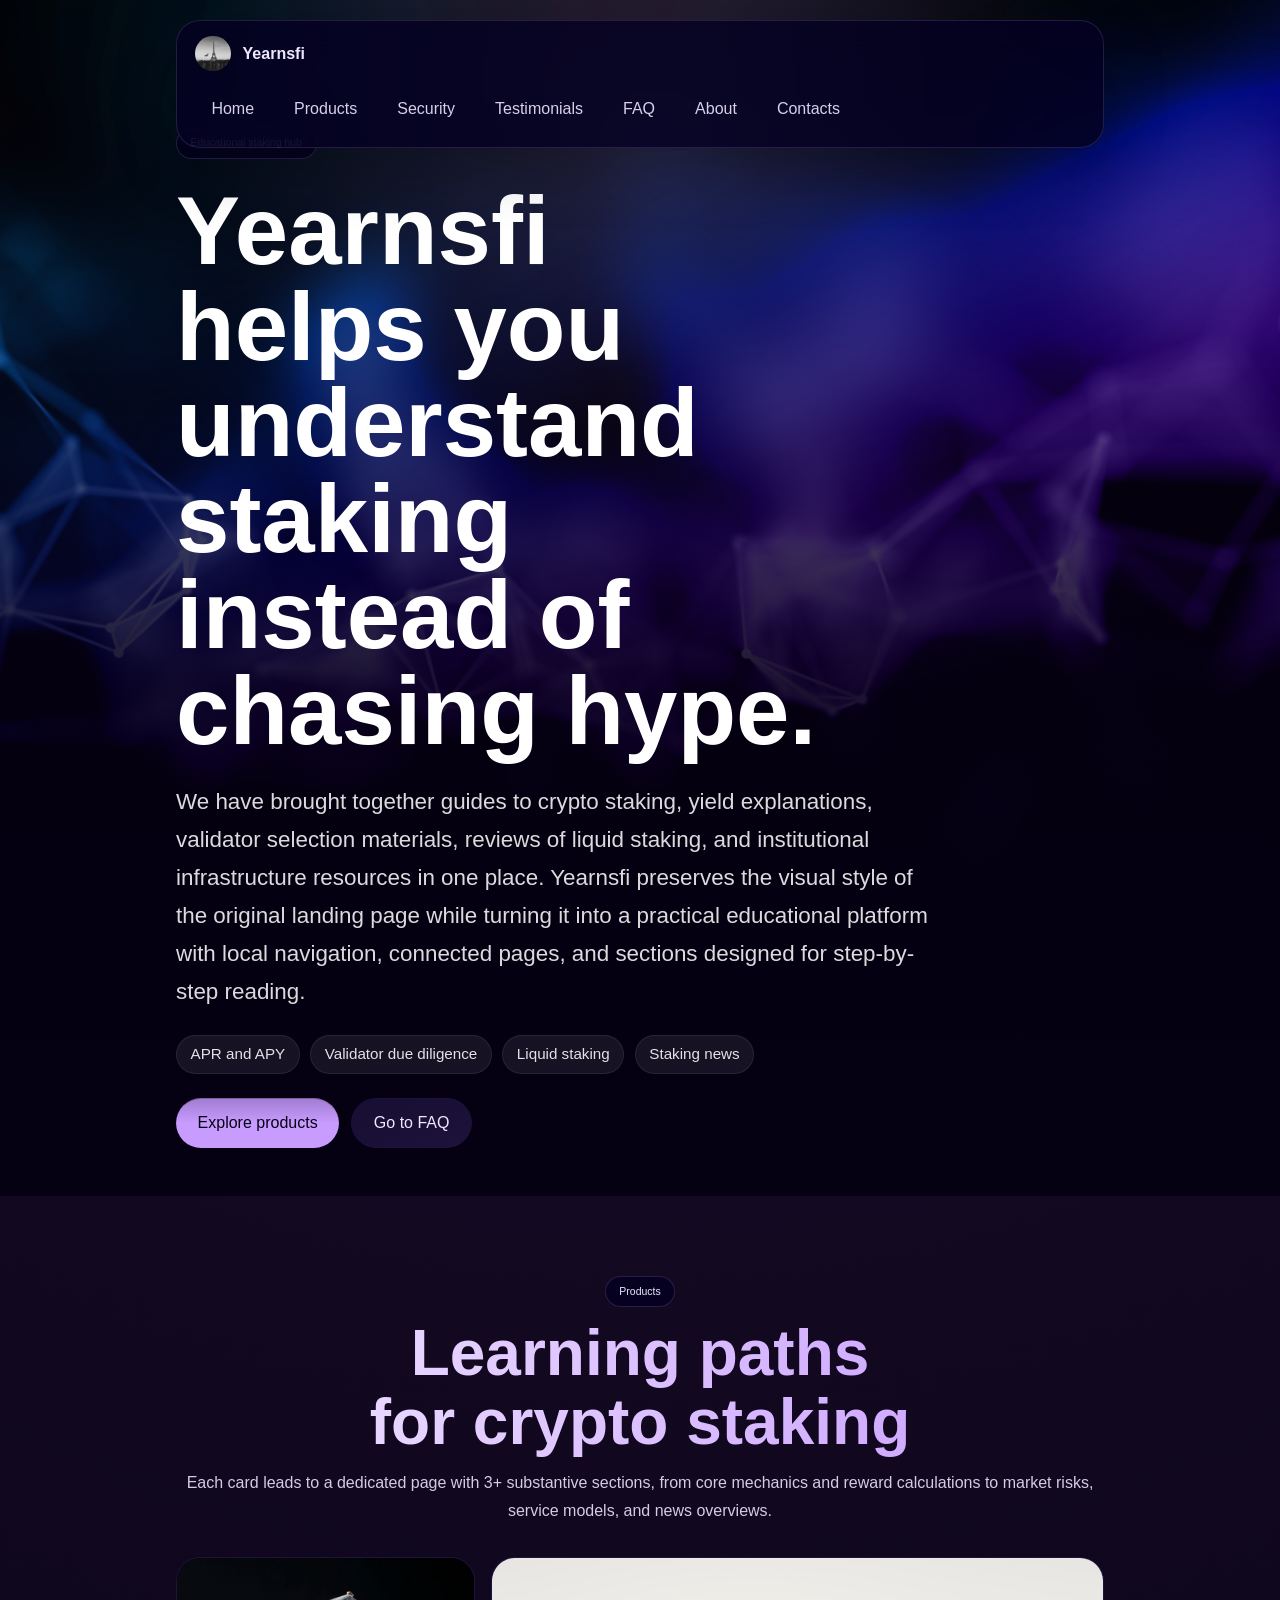
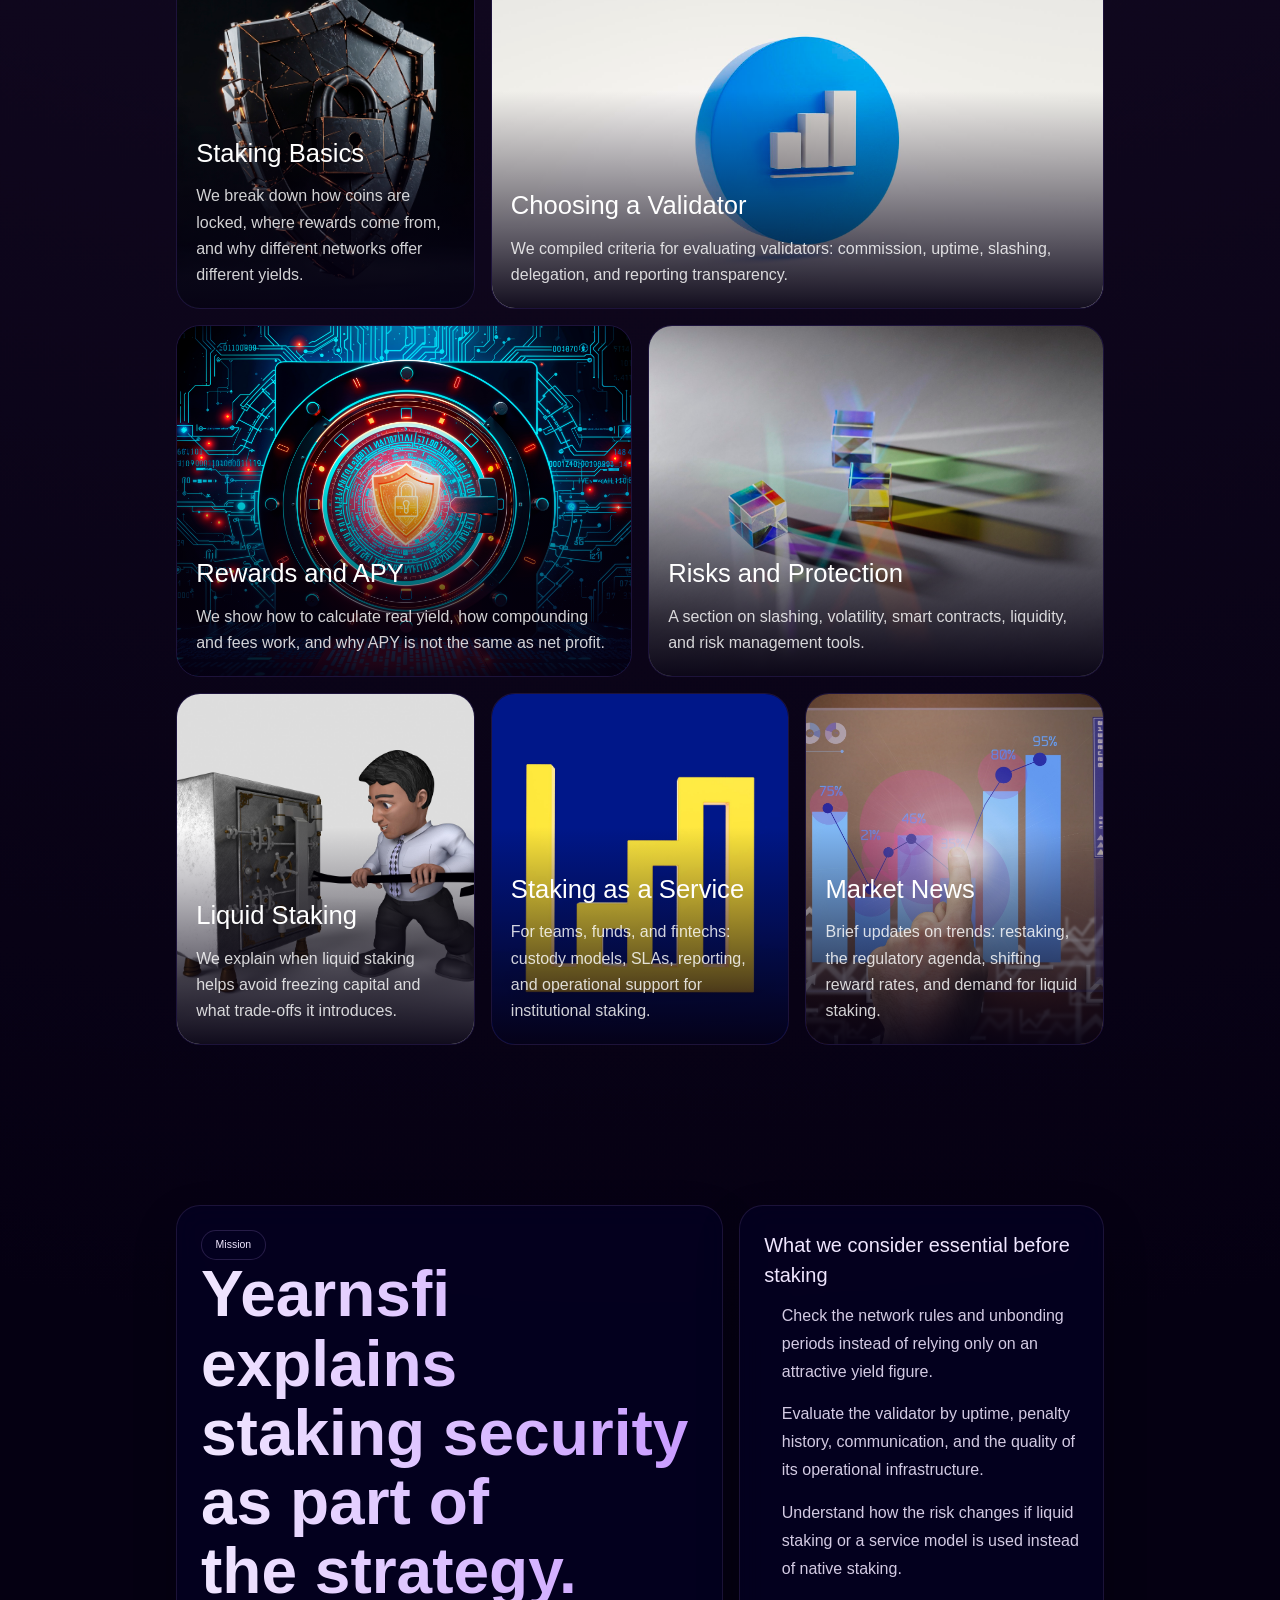
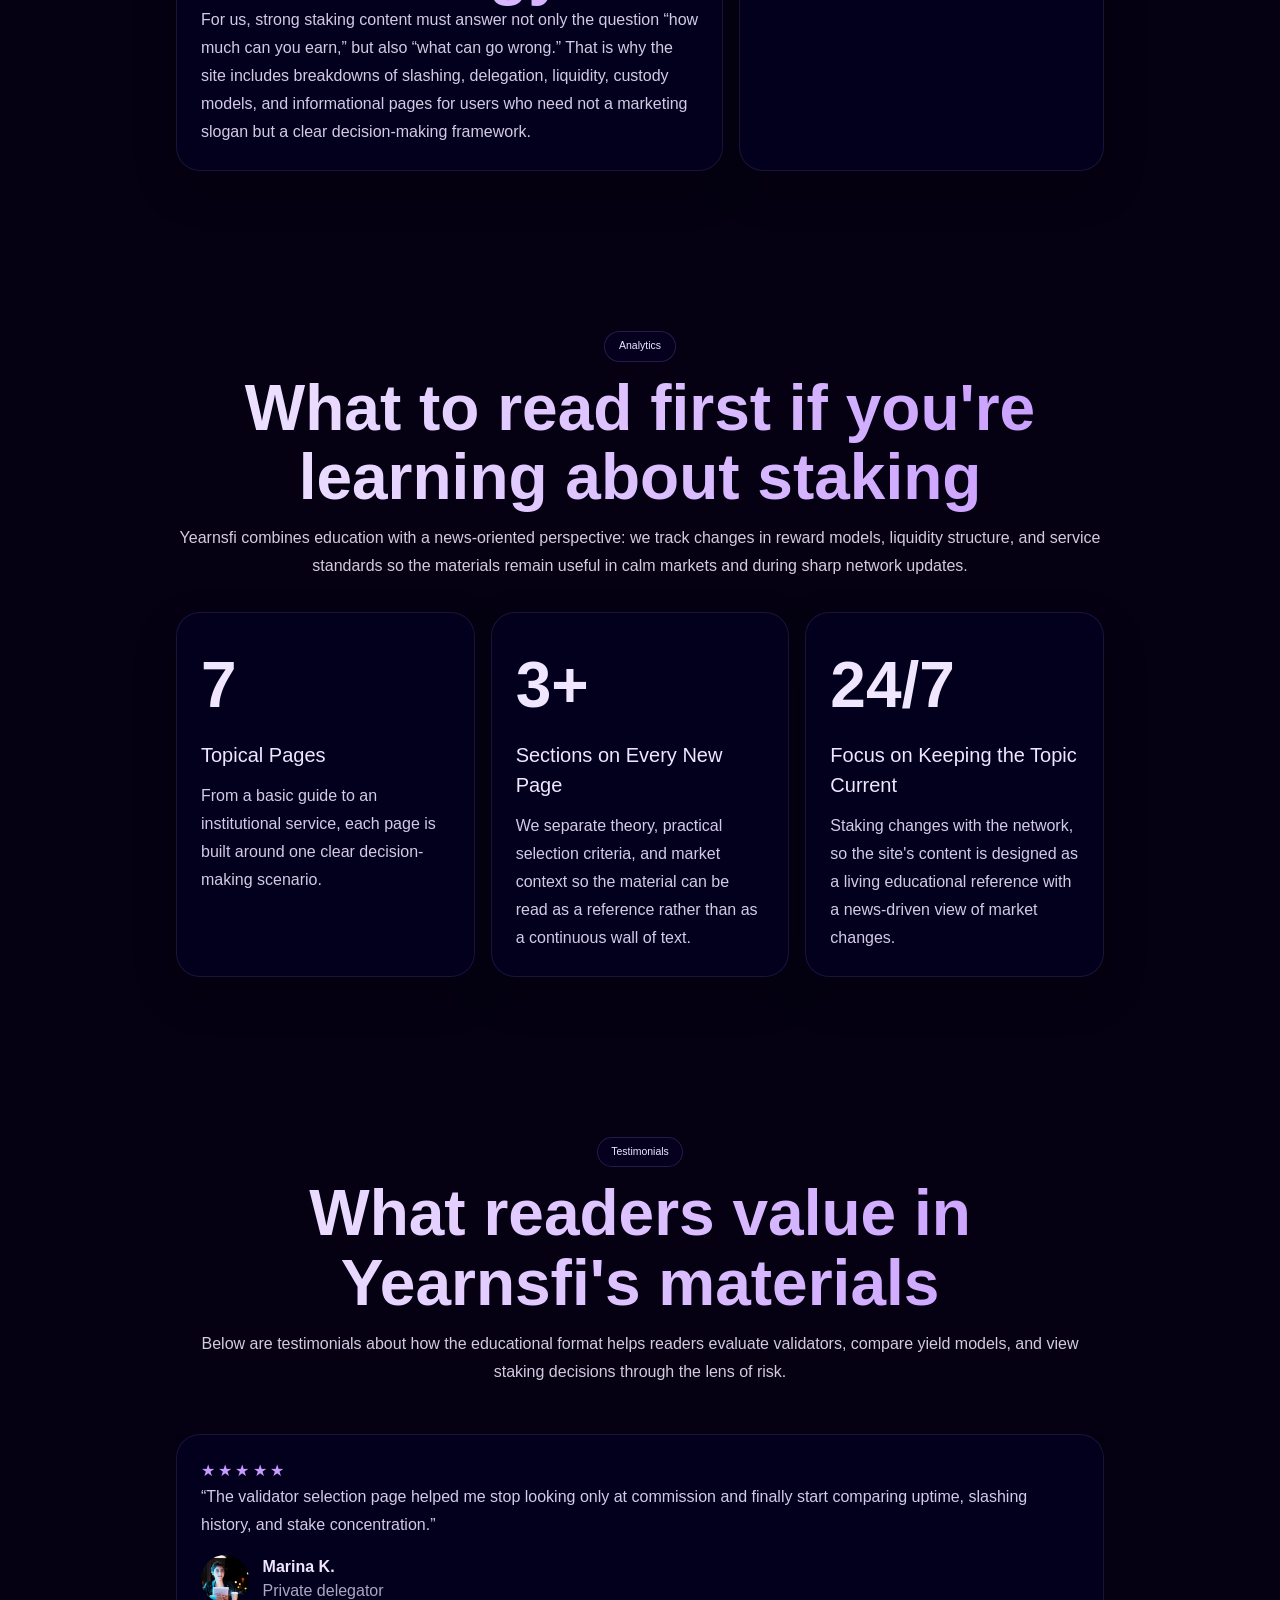
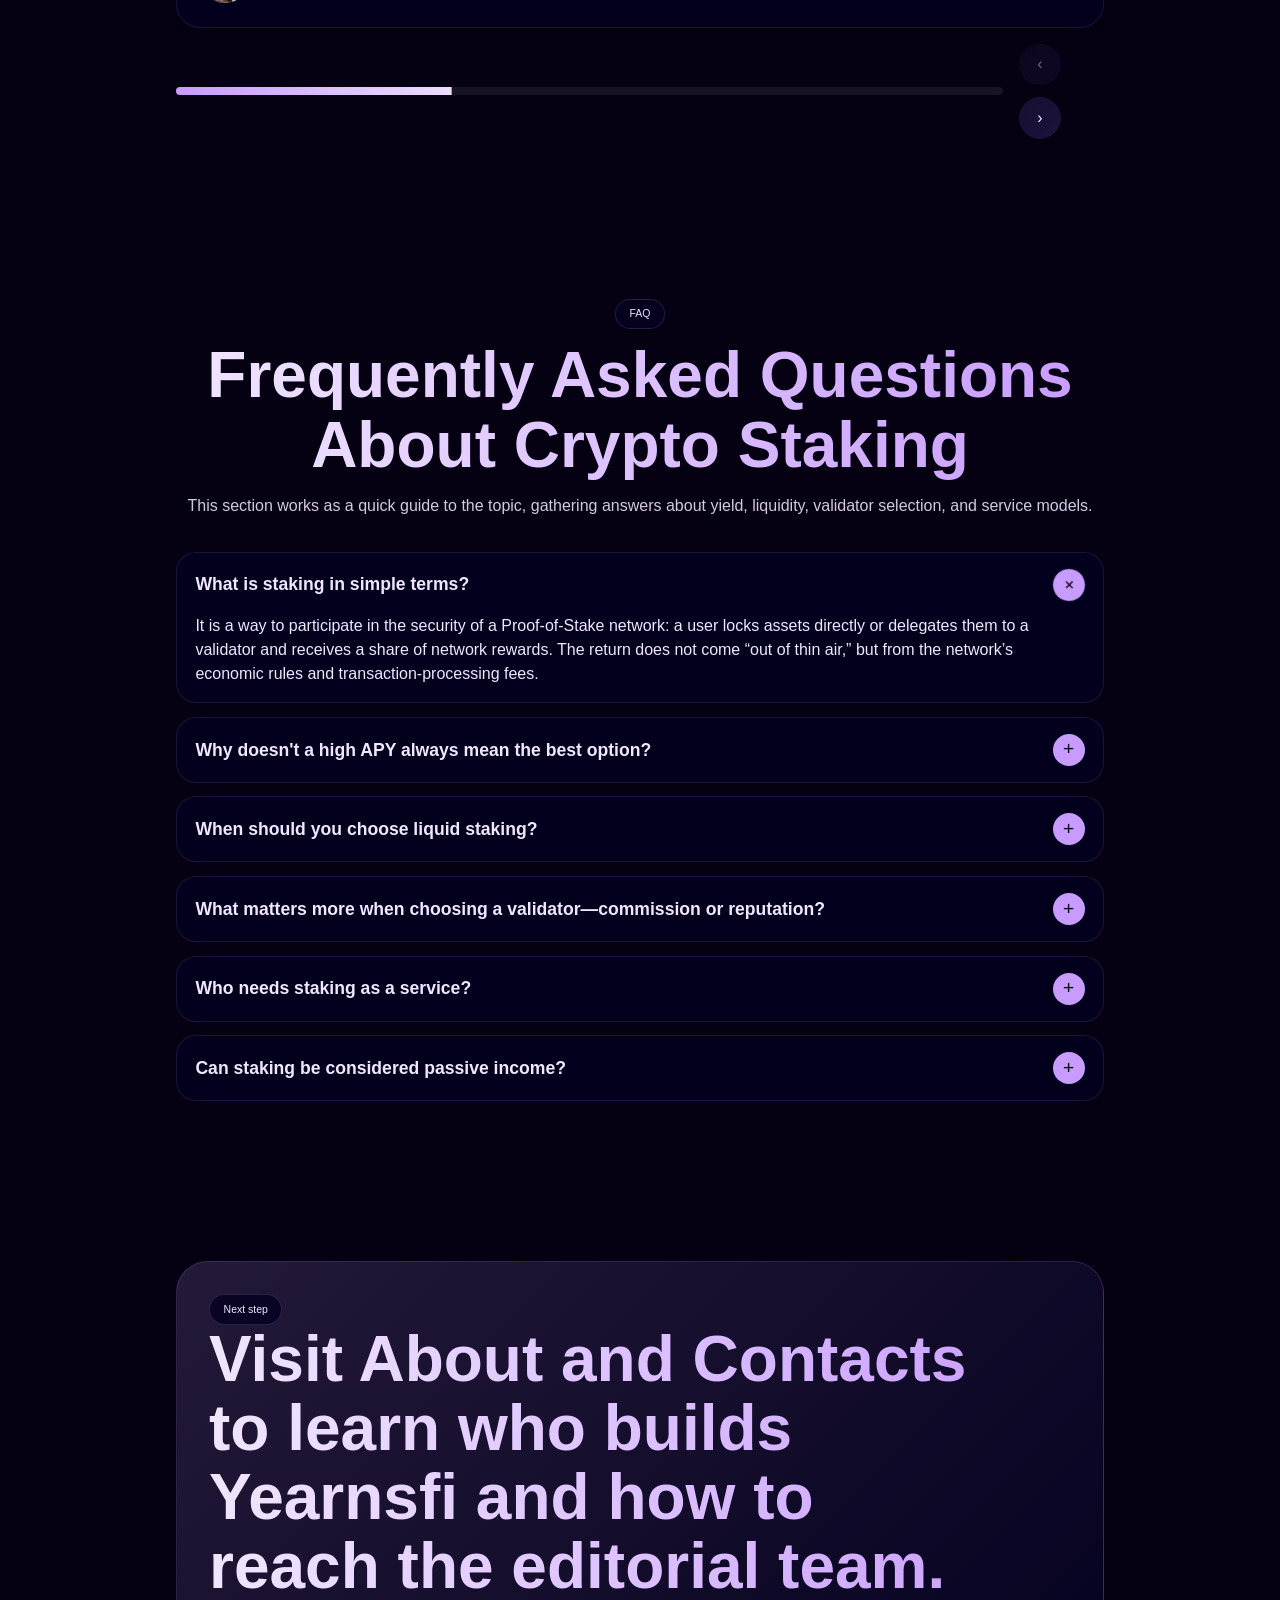
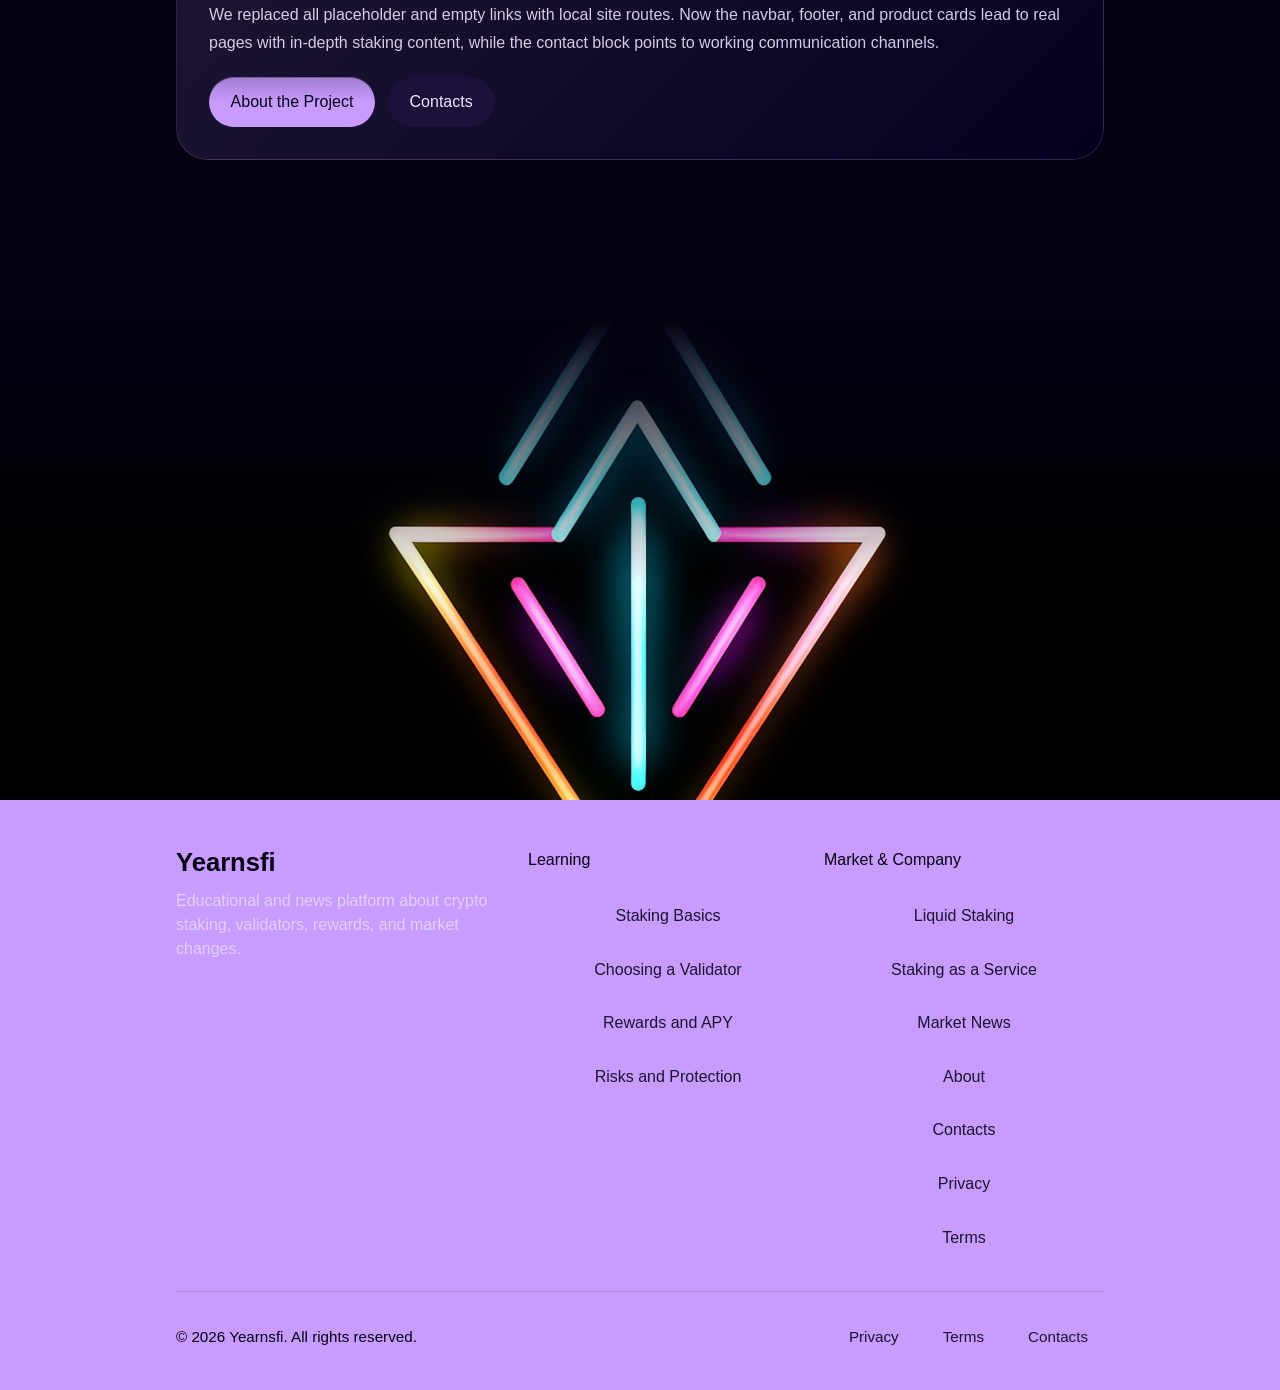
<file: index.html>
<!DOCTYPE html>
<html lang="en">
<head>
  <meta charset="UTF-8">
  <meta name="viewport" content="width=device-width, initial-scale=1.0">
  <title>Yearnsfi — Home</title>
  <meta name="description" content="Yearnsfi is an educational and news site about crypto staking, validators, and yield.">
  <link rel="stylesheet" href="css2.css">
  <link rel="stylesheet" href="styles.css">
</head>
<body>
  <div id="root" class="page-shell">
    
<nav class="nav-wrap" data-site-nav>
  <div class="nav-card">
    <div class="nav-main">
      <a class="brand-link" href="#hero">
        <img src="318-800x600.jpg" alt="Yearnsfi logo">
        <span>Yearnsfi</span>
      </a>
      <button class="nav-toggle primary-button" type="button" aria-expanded="false" aria-label="Open navigation" data-nav-toggle>
        <svg xmlns="http://www.w3.org/2000/svg" width="24" height="24" viewBox="0 0 24 24" fill="none" stroke="currentColor" stroke-width="1.5" stroke-linecap="round" stroke-linejoin="round" class="text-primary-cta-text" aria-hidden="true">
          <path d="M5 12h14"></path>
          <path d="M12 5v14"></path>
        </svg>
      </button>
    </div>
    <div class="nav-links mobile-only" data-nav-panel>
      <a class="nav-link" href="#hero">Home</a><a class="nav-link" href="#products">Products</a><a class="nav-link" href="#security">Security</a><a class="nav-link" href="#testimonials">Testimonials</a><a class="nav-link" href="#faq">FAQ</a><a class="nav-link" href="about.html">About</a><a class="nav-link" href="contacts.html">Contacts</a>
    </div>
  </div>
</nav>

    <main class="flex-grow">
      <section class="hero" id="hero">
        <div class="hero-media"><img src="3d-render-modern-technology-background-with-plexus-design_1048-14928.jpg" alt="Yearnsfi crypto staking background"></div>
        <div class="hero-glow" aria-hidden="true"></div>
        <div class="hero-backdrop" aria-hidden="true"></div>
        <div class="content-width hero-content">
          <div class="section-kicker">Educational staking hub</div>
          <h1 class="hero-title">Yearnsfi helps you understand staking instead of chasing hype.</h1>
          <p class="hero-copy">We have brought together guides to crypto staking, yield explanations, validator selection materials, reviews of liquid staking, and institutional infrastructure resources in one place. Yearnsfi preserves the visual style of the original landing page while turning it into a practical educational platform with local navigation, connected pages, and sections designed for step-by-step reading.</p>
          <div class="kicker-list">
            <span class="kicker-pill">APR and APY</span>
            <span class="kicker-pill">Validator due diligence</span>
            <span class="kicker-pill">Liquid staking</span>
            <span class="kicker-pill">Staking news</span>
          </div>
          <div class="cta-row">
            <a class="inline-button primary-button text-primary-cta-text" href="#products">Explore products</a>
            <a class="inline-button secondary-button text-secondary-cta-text" href="#faq">Go to FAQ</a>
          </div>
        </div>
      </section>

      <section class="section-spacing" id="products">
        <div class="content-width">
          
      <div class="section-head">
        <div class="section-kicker">Products</div>
        <h2 class="section-title">Learning paths for crypto staking</h2>
        <p class="section-copy">Each card leads to a dedicated page with 3+ substantive sections, from core mechanics and reward calculations to market risks, service models, and news overviews.</p>
      </div>
     
          <div class="feature-grid">
      <a class="feature-card feature-span-4" href="staking-basics.html">
        <img src="cracked-security-shield-with-lock-cyber-security-breach_23-2152001133.jpg" alt="Abstract shield symbolizing staking security">
        <div class="feature-copy">
          <h3>Staking Basics</h3>
          <p>We break down how coins are locked, where rewards come from, and why different networks offer different yields.</p>
        </div>
      </a>
    
      <a class="feature-card feature-span-8" href="validator-guide.html">
        <img src="blue-graph-chart-data-statistic-report-information-icon-symbol-sign-website-element-concept-illustration-white-backgroun.jpg" alt="Statistical dashboard with charts for validator analysis">
        <div class="feature-copy">
          <h3>Choosing a Validator</h3>
          <p>We compiled criteria for evaluating validators: commission, uptime, slashing, delegation, and reporting transparency.</p>
        </div>
      </a>
    
      <a class="feature-card feature-span-6" href="reward-strategies.html">
        <img src="abstract-cybersecurity-concept-design_23-2151841692.jpg" alt="Technological abstract background for the yield section">
        <div class="feature-copy">
          <h3>Rewards and APY</h3>
          <p>We show how to calculate real yield, how compounding and fees work, and why APY is not the same as net profit.</p>
        </div>
      </a>
    
      <a class="feature-card feature-span-6" href="risk-management.html">
        <img src="collection-abstract-prism-light_23-2148846188.jpg" alt="Prismatic light for the risk section">
        <div class="feature-copy">
          <h3>Risks and Protection</h3>
          <p>A section on slashing, volatility, smart contracts, liquidity, and risk management tools.</p>
        </div>
      </a>
    
      <a class="feature-card feature-span-4" href="liquid-staking.html">
        <img src="3d-cartoon-business-character_1048-16496.jpg" alt="3D character as a visual for the liquid staking section">
        <div class="feature-copy">
          <h3>Liquid Staking</h3>
          <p>We explain when liquid staking helps avoid freezing capital and what trade-offs it introduces.</p>
        </div>
      </a>
    
      <a class="feature-card feature-span-4" href="institutional-staking.html">
        <img src="chart-statistics-front-side_187299-39618.jpg" alt="Chart for institutional staking">
        <div class="feature-copy">
          <h3>Staking as a Service</h3>
          <p>For teams, funds, and fintechs: custody models, SLAs, reporting, and operational support for institutional staking.</p>
        </div>
      </a>
    
      <a class="feature-card feature-span-4" href="staking-news.html">
        <img src="finger-pressing-digital-graphic_1134-293.jpg" alt="Digital interface for the news section">
        <div class="feature-copy">
          <h3>Market News</h3>
          <p>Brief updates on trends: restaking, the regulatory agenda, shifting reward rates, and demand for liquid staking.</p>
        </div>
      </a>
    </div>
        </div>
      </section>

      <section class="section-spacing" id="security">
        <div class="content-width split-layout">
          <article class="panel">
            <div class="section-kicker">Mission</div>
            <h2 class="section-title">Yearnsfi explains staking security as part of the strategy.</h2>
            <p class="lead-copy">For us, strong staking content must answer not only the question “how much can you earn,” but also “what can go wrong.” That is why the site includes breakdowns of slashing, delegation, liquidity, custody models, and informational pages for users who need not a marketing slogan but a clear decision-making framework.</p>
          </article>
          <article class="panel">
            <h3>What we consider essential before staking</h3>
            <ul class="page-list">
              <li>Check the network rules and unbonding periods instead of relying only on an attractive yield figure.</li>
              <li>Evaluate the validator by uptime, penalty history, communication, and the quality of its operational infrastructure.</li>
              <li>Understand how the risk changes if liquid staking or a service model is used instead of native staking.</li>
            </ul>
          </article>
        </div>
      </section>

      <section class="section-spacing" id="analytics">
        <div class="content-width">
          
      <div class="section-head">
        <div class="section-kicker">Analytics</div>
        <h2 class="section-title">What to read first if you're learning about staking</h2>
        <p class="section-copy">Yearnsfi combines education with a news-oriented perspective: we track changes in reward models, liquidity structure, and service standards so the materials remain useful in calm markets and during sharp network updates.</p>
      </div>
     
          <div class="metric-grid">
            <article class="metric-card"><span class="metric-value">7</span><h3>Topical Pages</h3><p>From a basic guide to an institutional service, each page is built around one clear decision-making scenario.</p></article>
            <article class="metric-card"><span class="metric-value">3+</span><h3>Sections on Every New Page</h3><p>We separate theory, practical selection criteria, and market context so the material can be read as a reference rather than as a continuous wall of text.</p></article>
            <article class="metric-card"><span class="metric-value">24/7</span><h3>Focus on Keeping the Topic Current</h3><p>Staking changes with the network, so the site's content is designed as a living educational reference with a news-driven view of market changes.</p></article>
          </div>
        </div>
      </section>

      <section class="section-spacing" id="testimonials">
        <div class="content-width testimonial-shell">
          
      <div class="section-head">
        <div class="section-kicker">Testimonials</div>
        <h2 class="section-title">What readers value in Yearnsfi's materials</h2>
        <p class="section-copy">Below are testimonials about how the educational format helps readers evaluate validators, compare yield models, and view staking decisions through the lens of risk.</p>
      </div>
     
          <div class="testimonial-viewport">
            <div class="testimonial-track" data-testimonial-track>
              
        <div class="testimonial-slide" data-testimonial-slide>
          <article class="quote-card">
            <div>
              <div class="stars">★★★★★</div>
              <p>“The validator selection page helped me stop looking only at commission and finally start comparing uptime, slashing history, and stake concentration.”</p>
            </div>
            <div class="quote-meta">
              <img src="medium-shot-smiley-woman-holding-tablet_23-2149005455.jpg" alt="Marina K.">
              <div>
                <strong>Marina K.</strong><br>
                <span class="text-muted">Private delegator</span>
              </div>
            </div>
          </article>
        </div>
    
        <div class="testimonial-slide" data-testimonial-slide>
          <article class="quote-card">
            <div>
              <div class="stars">★★★★★</div>
              <p>“Yearnsfi clearly explains how real returns differ from the attractive APY on a landing page. The sections on unbonding and hidden costs are especially useful.”</p>
            </div>
            <div class="quote-meta">
              <img src="portrait-man-with-glasses_23-2148514897.jpg" alt="Denis R.">
              <div>
                <strong>Denis R.</strong><br>
                <span class="text-muted">Crypto analyst</span>
              </div>
            </div>
          </article>
        </div>
    
        <div class="testimonial-slide" data-testimonial-slide>
          <article class="quote-card">
            <div>
              <div class="stars">★★★★★</div>
              <p>“The liquid staking section clearly shows where convenience ends and the additional smart contract and liquidity risk begins.”</p>
            </div>
            <div class="quote-meta">
              <img src="cheerful-african-man-headphones-smiling-holding-tablet_176420-12583.jpg" alt="Olga V.">
              <div>
                <strong>Olga V.</strong><br>
                <span class="text-muted">Portfolio manager</span>
              </div>
            </div>
          </article>
        </div>
    
        <div class="testimonial-slide" data-testimonial-slide>
          <article class="quote-card">
            <div>
              <div class="stars">★★★★★</div>
              <p>“We use the staking as a service page as an internal cheat sheet: it brings together custody, SLAs, and reporting in a concise, no-hype format.”</p>
            </div>
            <div class="quote-meta">
              <img src="portrait-elegant-male-shirt-isolated-grey-background_613910-15762.jpg" alt="Ilya P.">
              <div>
                <strong>Ilya P.</strong><br>
                <span class="text-muted">Treasury lead</span>
              </div>
            </div>
          </article>
        </div>
    
        <div class="testimonial-slide" data-testimonial-slide>
          <article class="quote-card">
            <div>
              <div class="stars">★★★★★</div>
              <p>“I like that the materials do not promise easy percentages but actually help you calculate risks and compare services.”</p>
            </div>
            <div class="quote-meta">
              <img src="skilled-leader-meeting-strategizing-with-stakeholders-discuss-ideas_482257-118713.jpg" alt="Svetlana M.">
              <div>
                <strong>Svetlana M.</strong><br>
                <span class="text-muted">Research editor</span>
              </div>
            </div>
          </article>
        </div>
    
            </div>
          </div>
          <div class="slider-controls">
            <div class="progress-bar"><span style="transform: scaleX(1);" data-slider-progress></span></div>
            <div class="cta-row">
              <button class="icon-button secondary-button text-secondary-cta-text" type="button" aria-label="Back" data-slider-prev>‹</button>
              <button class="icon-button secondary-button text-secondary-cta-text" type="button" aria-label="Forward" data-slider-next>›</button>
            </div>
          </div>
        </div>
      </section>

      <section class="section-spacing" id="faq">
        <div class="content-width">
          
      <div class="section-head">
        <div class="section-kicker">FAQ</div>
        <h2 class="section-title">Frequently Asked Questions About Crypto Staking</h2>
        <p class="section-copy">This section works as a quick guide to the topic, gathering answers about yield, liquidity, validator selection, and service models.</p>
      </div>
     
          <div class="faq-list">
      <article class="faq-item is-open" data-faq-item>
        <button class="faq-trigger" type="button" aria-expanded="true" data-faq-trigger>
          <span>What is staking in simple terms?</span>
          <span class="faq-icon">+</span>
        </button>
        <div class="faq-answer" data-faq-answer>
          <p>It is a way to participate in the security of a Proof-of-Stake network: a user locks assets directly or delegates them to a validator and receives a share of network rewards. The return does not come “out of thin air,” but from the network’s economic rules and transaction-processing fees.</p>
        </div>
      </article>
    
      <article class="faq-item" data-faq-item>
        <button class="faq-trigger" type="button" aria-expanded="false" data-faq-trigger>
          <span>Why doesn't a high APY always mean the best option?</span>
          <span class="faq-icon">+</span>
        </button>
        <div class="faq-answer" data-faq-answer>
          <p>Because the final outcome depends on the service fee, the unbonding period, the reinvestment frequency, token liquidity, and the asset’s market price. Two identical yield figures can lead to very different risk profiles.</p>
        </div>
      </article>
    
      <article class="faq-item" data-faq-item>
        <button class="faq-trigger" type="button" aria-expanded="false" data-faq-trigger>
          <span>When should you choose liquid staking?</span>
          <span class="faq-icon">+</span>
        </button>
        <div class="faq-answer" data-faq-answer>
          <p>When you need flexibility: the ability to maintain a yield-generating position while also using a derivative token in other strategies. But that makes sense only if you understand the risks of the smart contract, discounts to the underlying asset, and reduced liquidity.</p>
        </div>
      </article>
    
      <article class="faq-item" data-faq-item>
        <button class="faq-trigger" type="button" aria-expanded="false" data-faq-trigger>
          <span>What matters more when choosing a validator—commission or reputation?</span>
          <span class="faq-icon">+</span>
        </button>
        <div class="faq-answer" data-faq-answer>
          <p>Reputation, uptime, and operating history are almost always more important. Saving on commission loses its value if the validator experiences downtime, fails to explain incidents, or increases slashing risk.</p>
        </div>
      </article>
    
      <article class="faq-item" data-faq-item>
        <button class="faq-trigger" type="button" aria-expanded="false" data-faq-trigger>
          <span>Who needs staking as a service?</span>
          <span class="faq-icon">+</span>
        </button>
        <div class="faq-answer" data-faq-answer>
          <p>Teams, funds, wallets, custody providers, and fintech companies that need reporting, SLAs, support for multiple networks, and a clear operating model without managing the full infrastructure themselves.</p>
        </div>
      </article>
    
      <article class="faq-item" data-faq-item>
        <button class="faq-trigger" type="button" aria-expanded="false" data-faq-trigger>
          <span>Can staking be considered passive income?</span>
          <span class="faq-icon">+</span>
        </button>
        <div class="faq-answer" data-faq-answer>
          <p>Only partly. Once the position is opened, it can indeed operate without daily actions, but the investor still needs to monitor network news, validator status, reward dynamics, and personal liquidity.</p>
        </div>
      </article>
    </div>
        </div>
      </section>

      <section class="section-spacing" id="contact">
        <div class="content-width">
          <div class="cta-box">
            <div class="section-kicker">Next step</div>
            <h2 class="section-title">Visit About and Contacts to learn who builds Yearnsfi and how to reach the editorial team.</h2>
            <p class="section-copy">We replaced all placeholder and empty links with local site routes. Now the navbar, footer, and product cards lead to real pages with in-depth staking content, while the contact block points to working communication channels.</p>
            <div class="cta-row" style="margin-top: 1.25rem;">
              <a class="inline-button primary-button text-primary-cta-text" href="about.html">About the Project</a>
              <a class="inline-button secondary-button text-secondary-cta-text" href="contacts.html">Contacts</a>
            </div>
          </div>
        </div>
      </section>
    </main>
    
<footer class="footer-section">
  <div class="footer-banner">
    <img src="arrow-with-bright-neon-colors_23-2151205031.jpg" alt="Neon abstract Yearnsfi background">
  </div>
  <div class="footer-body">
    <div class="content-width">
      <div class="footer-grid">
        <div class="footer-brand">
          <h2 class="text-4xl font-semibold">Yearnsfi</h2>
          <p class="text-muted">Educational and news platform about crypto staking, validators, rewards, and market changes.</p>
        </div>
        <div class="footer-column">
          <h3>Learning</h3>
          <a class="footer-link" href="staking-basics.html">Staking Basics</a><a class="footer-link" href="validator-guide.html">Choosing a Validator</a><a class="footer-link" href="reward-strategies.html">Rewards and APY</a><a class="footer-link" href="risk-management.html">Risks and Protection</a>
        </div>
        <div class="footer-column">
          <h3>Market & Company</h3>
          <a class="footer-link" href="liquid-staking.html">Liquid Staking</a><a class="footer-link" href="institutional-staking.html">Staking as a Service</a><a class="footer-link" href="staking-news.html">Market News</a><a class="footer-link" href="about.html">About</a><a class="footer-link" href="contacts.html">Contacts</a><a class="footer-link" href="privacy.html">Privacy</a><a class="footer-link" href="terms.html">Terms</a>
        </div>
      </div>
      <div class="footer-bottom">
        <span>© <span data-current-year></span> Yearnsfi. All rights reserved.</span>
        <div class="cta-row">
          <a class="footer-link" href="privacy.html">Privacy</a>
          <a class="footer-link" href="terms.html">Terms</a>
          <a class="footer-link" href="contacts.html">Contacts</a>
        </div>
      </div>
    </div>
  </div>
</footer>

  </div>
  <script src="main.js"></script>
</body>
</html>
</file>
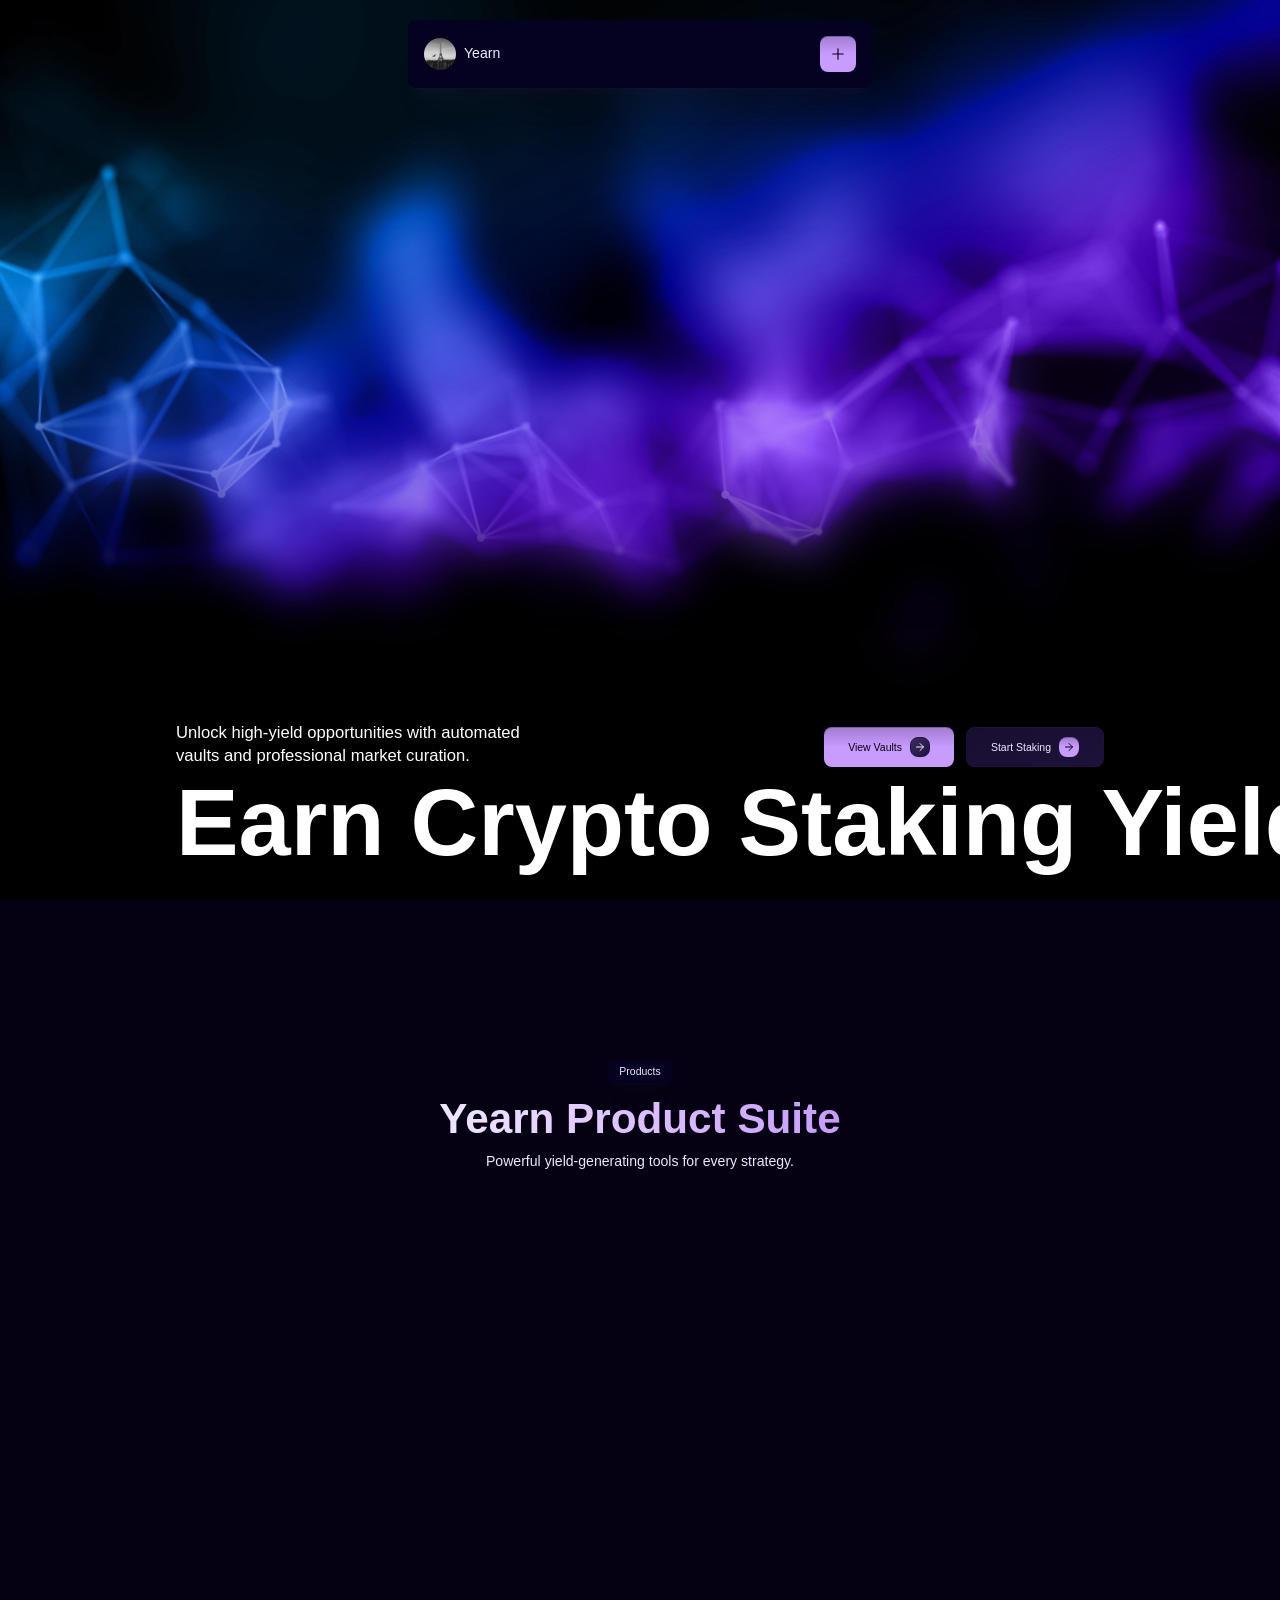
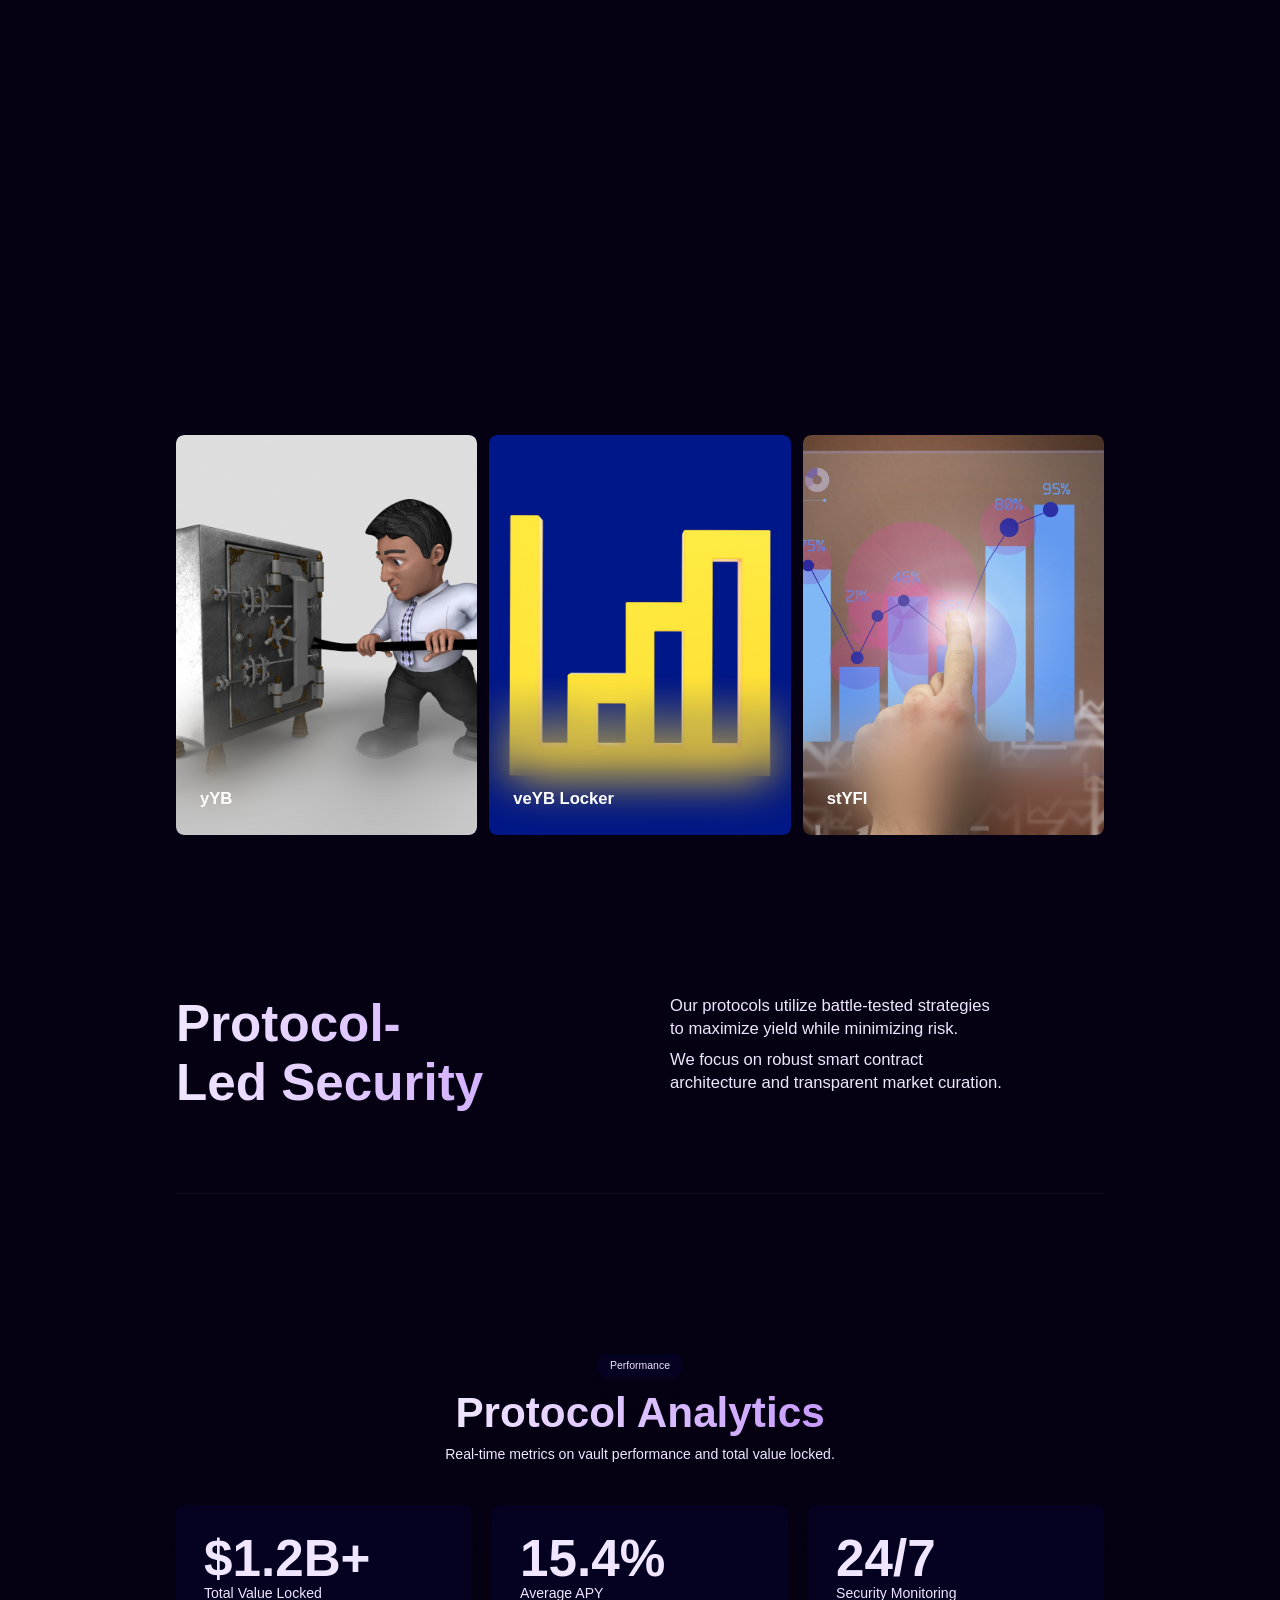
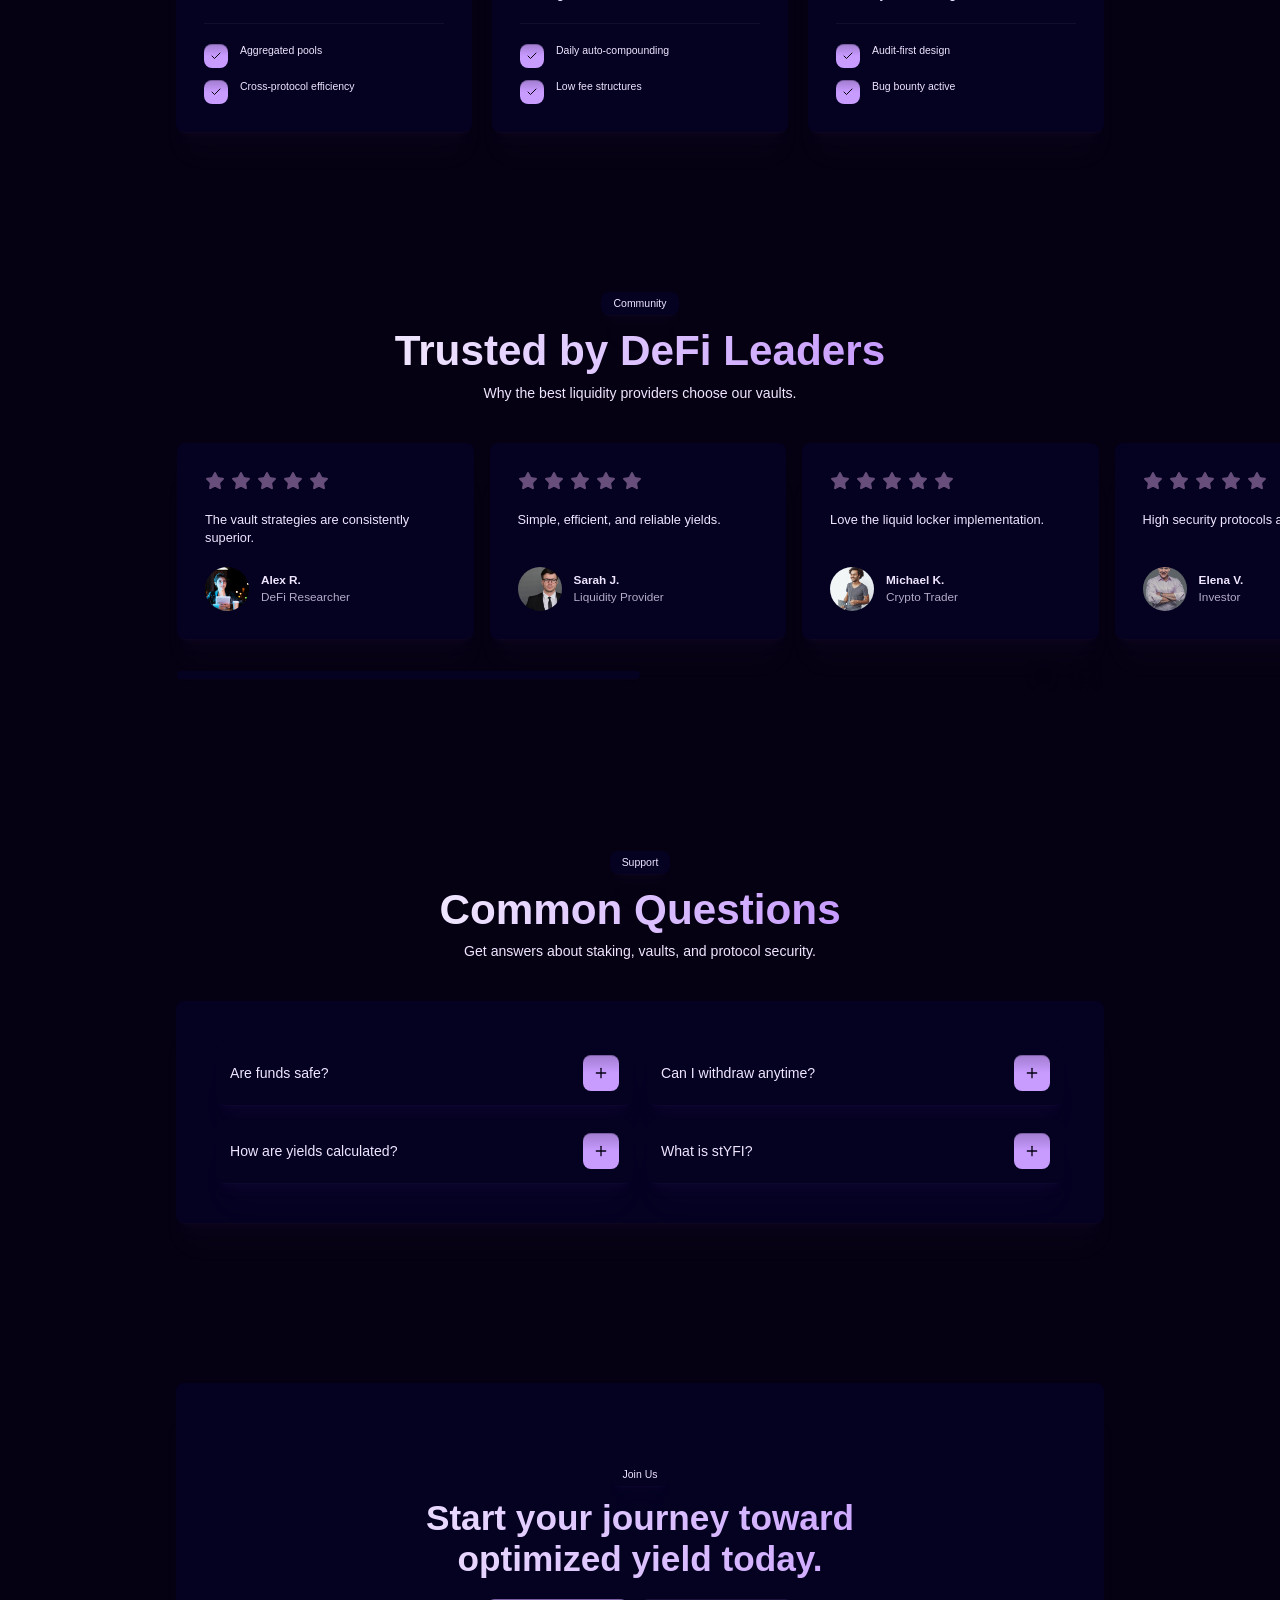
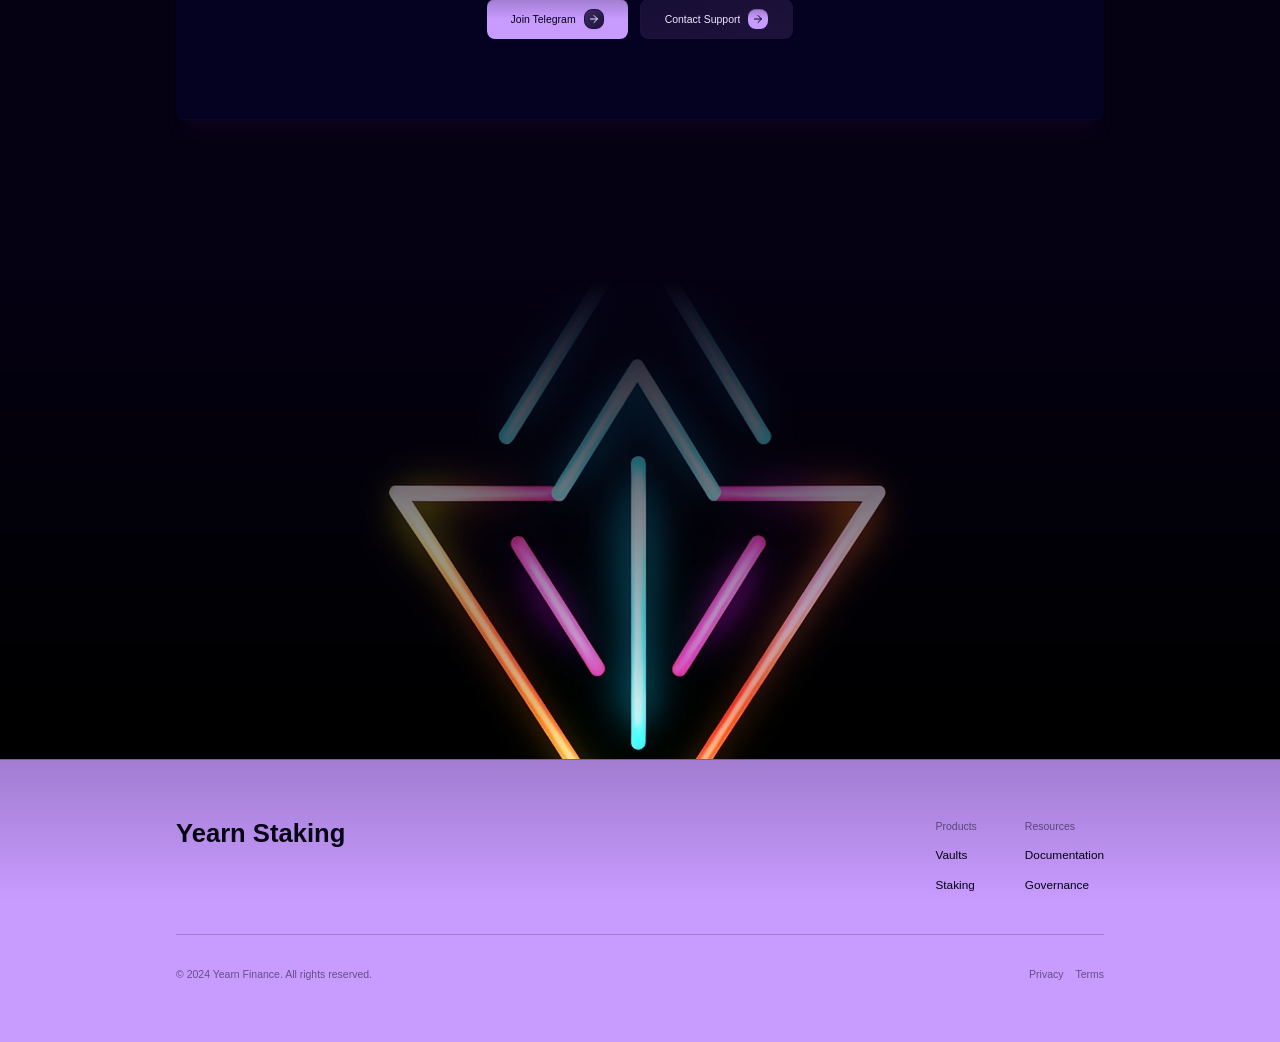
<file: stake5/index.html>
<!DOCTYPE html><html lang="en" data-scrapbook-source="https://3002-ie8262rxrc2i7eny894ae.sandbox.webild.io/" data-scrapbook-create="20260731142734555"><head>
    

    

    <meta charset="UTF-8">
    
    
    <link href="css2.css" rel="stylesheet">
    
    <meta name="viewport" content="width=device-width, initial-scale=1.0">
    <title>Webild Components</title>
  <style type="text/css" data-vite-dev-id="/home/user/projects/78489f9f-a2c8-44b2-b238-aa72461ee6aa/src/index.css">@import url("css2-1.css");
@layer properties;
@layer theme, base, components, utilities;
@layer theme {
  :root, :host { --font-serif: ui-serif, Georgia, Cambria, "Times New Roman", Times, serif; --color-red-50: oklch(97.1% 0.013 17.38); --color-red-300: oklch(80.8% 0.114 19.571); --color-red-400: oklch(70.4% 0.191 22.216); --color-red-500: oklch(63.7% 0.237 25.331); --color-red-600: oklch(57.7% 0.245 27.325); --color-amber-500: oklch(76.9% 0.188 70.08); --color-amber-600: oklch(66.6% 0.179 58.318); --color-green-500: oklch(72.3% 0.219 149.579); --color-black: #000; --color-white: #fff; --spacing: 0.25rem; --container-xs: 20rem; --container-sm: 24rem; --container-md: 28rem; --container-lg: 32rem; --container-xl: 36rem; --container-4xl: 56rem; --container-7xl: 80rem; --text-xs: var(--text-xs); --text-xs--line-height: calc(1 / 0.75); --text-sm: var(--text-sm); --text-sm--line-height: calc(1.25 / 0.875); --text-base: var(--text-base); --text-base--line-height: calc(1.5 / 1); --text-lg: var(--text-lg); --text-lg--line-height: calc(1.75 / 1.125); --text-xl: var(--text-xl); --text-xl--line-height: calc(1.75 / 1.25); --text-2xl: var(--text-2xl); --text-2xl--line-height: calc(2 / 1.5); --text-3xl: var(--text-3xl); --text-3xl--line-height: calc(2.25 / 1.875); --text-4xl: var(--text-4xl); --text-4xl--line-height: calc(2.5 / 2.25); --text-5xl: var(--text-5xl); --text-5xl--line-height: 1; --text-6xl: var(--text-6xl); --text-6xl--line-height: 1; --text-7xl: var(--text-7xl); --text-7xl--line-height: 1; --text-8xl: var(--text-8xl); --text-8xl--line-height: 1; --text-9xl: var(--text-9xl); --text-9xl--line-height: 1; --font-weight-normal: 400; --font-weight-medium: 500; --font-weight-semibold: 600; --font-weight-bold: 700; --tracking-tight: -0.025em; --tracking-wide: 0.025em; --tracking-widest: 0.1em; --leading-tight: 1.25; --leading-snug: 1.375; --leading-normal: 1.5; --leading-relaxed: 1.625; --radius-xl: 0.75rem; --radius-2xl: 1rem; --radius-3xl: 1.5rem; --radius-4xl: 2rem; --drop-shadow-lg: 0 4px 4px rgb(0 0 0 / 0.15); --drop-shadow-2xl: 0 25px 25px rgb(0 0 0 / 0.15); --ease-out: cubic-bezier(0, 0, 0.2, 1); --ease-in-out: cubic-bezier(0.4, 0, 0.2, 1); --animate-spin: spin 1s linear infinite; --animate-pulse: pulse 2s cubic-bezier(0.4, 0, 0.6, 1) infinite; --blur-xs: 4px; --blur-sm: 8px; --blur-md: 12px; --blur-lg: 16px; --blur-xl: 24px; --blur-3xl: 64px; --perspective-distant: 1200px; --aspect-video: 16 / 9; --default-transition-duration: 150ms; --default-transition-timing-function: cubic-bezier(0.4, 0, 0.2, 1); --default-font-family: 'Manrope', sans-serif; --default-mono-font-family: monospace; --radius: var(--radius); --color-background: var(--background); --color-card: var(--card); --color-foreground: var(--foreground); --color-primary-cta: var(--primary-cta); --color-primary-cta-text: var(--primary-cta-text); --color-secondary-cta: var(--secondary-cta); --color-accent: var(--accent); --color-background-accent: var(--background-accent); --width-content-width: var(--width-content-width); --width-carousel-padding: var(--width-carousel-padding); --width-carousel-padding-controls: var(--width-carousel-padding-controls); --width-carousel-item-2: var(--width-carousel-item-2); --width-carousel-item-3: var(--width-carousel-item-3); --width-carousel-item-4: var(--width-carousel-item-4); --text-2xs: var(--text-2xs); }
}
@layer base {
  *, ::after, ::before, ::backdrop, ::file-selector-button { box-sizing: border-box; margin: 0px; padding: 0px; border: 0px solid; }
  html, :host { line-height: 1.5; tab-size: 4; font-family: var(--default-font-family, ui-sans-serif, system-ui, sans-serif, "Apple Color Emoji", "Segoe UI Emoji", "Segoe UI Symbol", "Noto Color Emoji"); font-feature-settings: var(--default-font-feature-settings, normal); font-variation-settings: var(--default-font-variation-settings, normal); }
  hr { height: 0px; color: inherit; border-top-width: 1px; }
  abbr:where([title]) { text-decoration: underline dotted; }
  h1, h2, h3, h4, h5, h6 { font-size: inherit; font-weight: inherit; }
  a { color: inherit; text-decoration: inherit; }
  b, strong { font-weight: bolder; }
  code, kbd, samp, pre { font-family: var(--default-mono-font-family, ui-monospace, SFMono-Regular, Menlo, Monaco, Consolas, "Liberation Mono", "Courier New", monospace); font-feature-settings: var(--default-mono-font-feature-settings, normal); font-variation-settings: var(--default-mono-font-variation-settings, normal); font-size: 1em; }
  small { font-size: 80%; }
  sub, sup { font-size: 75%; line-height: 0; position: relative; vertical-align: baseline; }
  sub { bottom: -0.25em; }
  sup { top: -0.5em; }
  table { text-indent: 0px; border-color: inherit; border-collapse: collapse; }
  :focus-visible { outline: auto; }
  progress { vertical-align: baseline; }
  summary { display: list-item; }
  ol, ul, menu { list-style: none; }
  img, svg, video, canvas, audio, iframe, embed, object { display: block; vertical-align: middle; }
  img, video { max-width: 100%; height: auto; }
  button, input, select, optgroup, textarea, ::file-selector-button { font: inherit; letter-spacing: inherit; color: inherit; border-radius: 0px; background-color: transparent; opacity: 1; }
  :where(select:is([multiple], [size])) optgroup { font-weight: bolder; }
  :where(select:is([multiple], [size])) optgroup option { padding-inline-start: 20px; }
  ::file-selector-button { margin-inline-end: 4px; }
  ::placeholder { opacity: 1; }
  @supports (not (-webkit-appearance: -apple-pay-button)) or (contain-intrinsic-size: 1px) {
  ::placeholder {
  color: currentcolor;
  @supports (color: color-mix(in lab, red, red)) {
  color: color-mix(in oklab, currentcolor, transparent);
}
}
}
  textarea { resize: vertical; }
  ::-webkit-search-decoration { appearance: none; }
  ::-webkit-date-and-time-value { min-height: 1lh; text-align: inherit; }
  ::-webkit-datetime-edit { display: inline-flex; }
  ::-webkit-datetime-edit-fields-wrapper { padding: 0px; }
  ::-webkit-datetime-edit, ::-webkit-datetime-edit-year-field, ::-webkit-datetime-edit-month-field, ::-webkit-datetime-edit-day-field, ::-webkit-datetime-edit-hour-field, ::-webkit-datetime-edit-minute-field, ::-webkit-datetime-edit-second-field, ::-webkit-datetime-edit-millisecond-field, ::-webkit-datetime-edit-meridiem-field { padding-block: 0px; }
  ::-webkit-calendar-picker-indicator { line-height: 1; }
  :user-invalid { box-shadow: none; }
  button, input:where([type="button"], [type="reset"], [type="submit"]), ::file-selector-button { appearance: button; }
  ::-webkit-inner-spin-button, ::-webkit-outer-spin-button { height: auto; }
  [hidden]:where(:not([hidden="until-found"])) { display: none !important; }
}
@layer utilities {
  .\@container\/field-group { container: field-group / inline-size; }
  .pointer-events-auto { pointer-events: auto; }
  .pointer-events-none { pointer-events: none; }
  .invisible { visibility: hidden; }
  .visible { visibility: visible; }
  .sr-only { position: absolute; width: 1px; height: 1px; padding: 0px; margin: -1px; overflow: hidden; clip-path: inset(50%); white-space: nowrap; border-width: 0px; }
  .absolute { position: absolute; }
  .fixed { position: fixed; }
  .relative { position: relative; }
  .static { position: static; }
  .sticky { position: sticky; }
  .inset-0 { inset: calc(var(--spacing) * 0); }
  .inset-0\.5 { inset: calc(var(--spacing) * 0.5); }
  .inset-px { inset: 1px; }
  .-inset-x-px { inset-inline: -1px; }
  .inset-x-0 { inset-inline: calc(var(--spacing) * 0); }
  .inset-x-1 { inset-inline: calc(var(--spacing) * 1); }
  .inset-x-2 { inset-inline: calc(var(--spacing) * 2); }
  .inset-x-3 { inset-inline: calc(var(--spacing) * 3); }
  .inset-x-4 { inset-inline: calc(var(--spacing) * 4); }
  .inset-x-5 { inset-inline: calc(var(--spacing) * 5); }
  .inset-x-6 { inset-inline: calc(var(--spacing) * 6); }
  .inset-y-0 { inset-block: calc(var(--spacing) * 0); }
  .inset-y-1 { inset-block: calc(var(--spacing) * 1); }
  .start { inset-inline-start: var(--spacing); }
  .end { inset-inline-end: var(--spacing); }
  .-top-2 { top: calc(var(--spacing) * -2); }
  .-top-3 { top: calc(var(--spacing) * -3); }
  .-top-7 { top: calc(var(--spacing) * -7); }
  .-top-12 { top: calc(var(--spacing) * -12); }
  .-top-\[15\%\] { top: calc(-15%); }
  .-top-\[252px\] { top: calc(-252px); }
  .-top-\[352px\] { top: calc(-352px); }
  .-top-\[400px\] { top: calc(-400px); }
  .-top-\[571px\] { top: calc(-571px); }
  .top-0 { top: calc(var(--spacing) * 0); }
  .top-1 { top: calc(var(--spacing) * 1); }
  .top-1\.5 { top: calc(var(--spacing) * 1.5); }
  .top-1\/2 { top: calc(50%); }
  .top-2 { top: calc(var(--spacing) * 2); }
  .top-3 { top: calc(var(--spacing) * 3); }
  .top-3\.5 { top: calc(var(--spacing) * 3.5); }
  .top-4 { top: calc(var(--spacing) * 4); }
  .top-5 { top: calc(var(--spacing) * 5); }
  .top-8 { top: calc(var(--spacing) * 8); }
  .top-15\/100 { top: calc(15%); }
  .top-\[-20vh\] { top: -20vh; }
  .top-\[-30vh\] { top: -30vh; }
  .top-\[1px\] { top: 1px; }
  .top-\[5\%\] { top: 5%; }
  .top-\[25vw\] { top: 25vw; }
  .top-\[28\%\] { top: 28%; }
  .top-\[40\%\] { top: 40%; }
  .top-\[50\%\] { top: 50%; }
  .top-\[60\%\] { top: 60%; }
  .top-full { top: 100%; }
  .-right-2 { right: calc(var(--spacing) * -2); }
  .-right-3 { right: calc(var(--spacing) * -3); }
  .-right-12 { right: calc(var(--spacing) * -12); }
  .-right-\[33vw\] { right: calc(-33vw); }
  .-right-\[36vw\] { right: calc(-36vw); }
  .right-0 { right: calc(var(--spacing) * 0); }
  .right-1 { right: calc(var(--spacing) * 1); }
  .right-2 { right: calc(var(--spacing) * 2); }
  .right-3 { right: calc(var(--spacing) * 3); }
  .right-4 { right: calc(var(--spacing) * 4); }
  .right-5 { right: calc(var(--spacing) * 5); }
  .right-6 { right: calc(var(--spacing) * 6); }
  .right-\[2\.5vw\] { right: 2.5vw; }
  .right-\[5\%\] { right: 5%; }
  .right-\[calc\(\(100vw-var\(--width-content-width\)\)\/2\)\] { right: calc((100vw - var(--width-content-width)) / 2); }
  .right-full { right: 100%; }
  .-bottom-2 { bottom: calc(var(--spacing) * -2); }
  .-bottom-3 { bottom: calc(var(--spacing) * -3); }
  .-bottom-12 { bottom: calc(var(--spacing) * -12); }
  .-bottom-\[9vh\] { bottom: calc(-9vh); }
  .-bottom-\[46px\] { bottom: calc(-46px); }
  .-bottom-\[61vh\] { bottom: calc(-61vh); }
  .-bottom-\[62vh\] { bottom: calc(-62vh); }
  .-bottom-\[920px\] { bottom: calc(-920px); }
  .-bottom-px { bottom: -1px; }
  .bottom-0 { bottom: calc(var(--spacing) * 0); }
  .bottom-1 { bottom: calc(var(--spacing) * 1); }
  .bottom-2 { bottom: calc(var(--spacing) * 2); }
  .bottom-3 { bottom: calc(var(--spacing) * 3); }
  .bottom-4 { bottom: calc(var(--spacing) * 4); }
  .bottom-5 { bottom: calc(var(--spacing) * 5); }
  .bottom-6 { bottom: calc(var(--spacing) * 6); }
  .bottom-\[-40vh\] { bottom: -40vh; }
  .bottom-\[5\%\] { bottom: 5%; }
  .bottom-\[25vh\] { bottom: 25vh; }
  .bottom-\[calc\(var\(--spacing-4\)\+var\(--spacing-4\)\)\] { bottom: calc(var(--spacing-4) + var(--spacing-4)); }
  .bottom-full { bottom: 100%; }
  .-left-2 { left: calc(var(--spacing) * -2); }
  .-left-3 { left: calc(var(--spacing) * -3); }
  .-left-7 { left: calc(var(--spacing) * -7); }
  .-left-12 { left: calc(var(--spacing) * -12); }
  .-left-\[15\%\] { left: calc(-15%); }
  .-left-\[33vw\] { left: calc(-33vw); }
  .-left-\[36vw\] { left: calc(-36vw); }
  .-left-\[373px\] { left: calc(-373px); }
  .-left-full { left: -100%; }
  .left-0 { left: calc(var(--spacing) * 0); }
  .left-1 { left: calc(var(--spacing) * 1); }
  .left-1\/2 { left: calc(50%); }
  .left-2 { left: calc(var(--spacing) * 2); }
  .left-3 { left: calc(var(--spacing) * 3); }
  .left-4 { left: calc(var(--spacing) * 4); }
  .left-5 { left: calc(var(--spacing) * 5); }
  .left-6 { left: calc(var(--spacing) * 6); }
  .left-\[2vw\] { left: 2vw; }
  .left-\[5\%\] { left: 5%; }
  .left-\[50\%\] { left: 50%; }
  .left-\[calc\(\(100vw-var\(--width-content-width\)\)\/2\)\] { left: calc((100vw - var(--width-content-width)) / 2); }
  .left-\[calc\(50\%-7\.5px\)\] { left: calc(50% - 7.5px); }
  .left-\[calc\(50\%-10px\)\] { left: calc(50% - 10px); }
  .left-\[calc\(50\%-17\.5px\)\] { left: calc(50% - 17.5px); }
  .left-\[calc\(50\%-20px\)\] { left: calc(50% - 20px); }
  .left-\[calc\(50\%-432\.5px\)\] { left: calc(50% - 432.5px); }
  .left-\[calc\(50\%-599px\)\] { left: calc(50% - 599px); }
  .left-\[calc\(var\(--vw-1\)\*2\)\] { left: calc(var(--vw-1) * 2); }
  .left-full { left: 100%; }
  .isolate { isolation: isolate; }
  .-z-10 { z-index: calc(-10); }
  .z-0 { z-index: 0; }
  .z-1 { z-index: 1; }
  .z-2 { z-index: 2; }
  .z-10 { z-index: 10; }
  .z-20 { z-index: 20; }
  .z-30 { z-index: 30; }
  .z-40 { z-index: 40; }
  .z-50 { z-index: 50; }
  .z-100 { z-index: 100; }
  .z-110 { z-index: 110; }
  .z-999 { z-index: 999; }
  .z-1000 { z-index: 1000; }
  .z-1001 { z-index: 1001; }
  .z-99999 { z-index: 99999; }
  .z-\[1\] { z-index: 1; }
  .z-\[100\] { z-index: 100; }
  .z-\[99999\] { z-index: 99999; }
  .order-1 { order: 1; }
  .order-2 { order: 2; }
  .order-first { order: -9999; }
  .order-last { order: 9999; }
  .col-span-1 { grid-column: span 1 / span 1; }
  .col-start-1 { grid-column-start: 1; }
  .row-start-1 { grid-row-start: 1; }
  .container {
  width: 100%;
  @media (width >= 40rem) {
  max-width: 40rem;
}
  @media (width >= 48rem) {
  max-width: 48rem;
}
  @media (width >= 64rem) {
  max-width: 64rem;
}
  @media (width >= 80rem) {
  max-width: 80rem;
}
  @media (width >= 96rem) {
  max-width: 96rem;
}
}
  .\!m-0 { margin: calc(var(--spacing) * 0)  !important; }
  .m-0 { margin: calc(var(--spacing) * 0); }
  .m-1 { margin: calc(var(--spacing) * 1); }
  .m-8 { margin: calc(var(--spacing) * 8); }
  .m-9 { margin: calc(var(--spacing) * 9); }
  .m-10 { margin: calc(var(--spacing) * 10); }
  .m-12 { margin: calc(var(--spacing) * 12); }
  .m-16 { margin: calc(var(--spacing) * 16); }
  .-mx-1 { margin-inline: calc(var(--spacing) * -1); }
  .-mx-\[4\%\] { margin-inline: calc(-4%); }
  .mx-1 { margin-inline: calc(var(--spacing) * 1); }
  .mx-2 { margin-inline: calc(var(--spacing) * 2); }
  .mx-3 { margin-inline: calc(var(--spacing) * 3); }
  .mx-3\.5 { margin-inline: calc(var(--spacing) * 3.5); }
  .mx-\[0\.25em\] { margin-inline: 0.25em; }
  .mx-auto { margin-inline: auto; }
  .-my-2 { margin-block: calc(var(--spacing) * -2); }
  .my-0 { margin-block: calc(var(--spacing) * 0); }
  .my-0\.5 { margin-block: calc(var(--spacing) * 0.5); }
  .my-1 { margin-block: calc(var(--spacing) * 1); }
  .my-4 { margin-block: calc(var(--spacing) * 4); }
  .my-5 { margin-block: calc(var(--spacing) * 5); }
  .my-8 { margin-block: calc(var(--spacing) * 8); }
  .my-20 { margin-block: calc(var(--spacing) * 20); }
  .-mt-1 { margin-top: calc(var(--spacing) * -1); }
  .-mt-4 { margin-top: calc(var(--spacing) * -4); }
  .-mt-5 { margin-top: calc(var(--spacing) * -5); }
  .mt-0\.5 { margin-top: calc(var(--spacing) * 0.5); }
  .mt-0\.75 { margin-top: calc(var(--spacing) * 0.75); }
  .mt-1 { margin-top: calc(var(--spacing) * 1); }
  .mt-1\.5 { margin-top: calc(var(--spacing) * 1.5); }
  .mt-2 { margin-top: calc(var(--spacing) * 2); }
  .mt-3 { margin-top: calc(var(--spacing) * 3); }
  .mt-4 { margin-top: calc(var(--spacing) * 4); }
  .mt-5 { margin-top: calc(var(--spacing) * 5); }
  .mt-6 { margin-top: calc(var(--spacing) * 6); }
  .mt-8 { margin-top: calc(var(--spacing) * 8); }
  .mt-12 { margin-top: calc(var(--spacing) * 12); }
  .mt-20 { margin-top: calc(var(--spacing) * 20); }
  .mt-24 { margin-top: calc(var(--spacing) * 24); }
  .mt-\[-0\.25em\] { margin-top: -0.25em; }
  .mt-auto { margin-top: auto; }
  .mr-1 { margin-right: calc(var(--spacing) * 1); }
  .mr-2 { margin-right: calc(var(--spacing) * 2); }
  .mr-3 { margin-right: calc(var(--spacing) * 3); }
  .mr-5 { margin-right: calc(var(--spacing) * 5); }
  .-mb-\[0\.1em\] { margin-bottom: calc(-0.1em); }
  .mb-0\.5 { margin-bottom: calc(var(--spacing) * 0.5); }
  .mb-1 { margin-bottom: calc(var(--spacing) * 1); }
  .mb-2 { margin-bottom: calc(var(--spacing) * 2); }
  .mb-3 { margin-bottom: calc(var(--spacing) * 3); }
  .mb-4 { margin-bottom: calc(var(--spacing) * 4); }
  .mb-5 { margin-bottom: calc(var(--spacing) * 5); }
  .mb-6 { margin-bottom: calc(var(--spacing) * 6); }
  .mb-8 { margin-bottom: calc(var(--spacing) * 8); }
  .mb-10 { margin-bottom: calc(var(--spacing) * 10); }
  .mb-20 { margin-bottom: calc(var(--spacing) * 20); }
  .-ml-3 { margin-left: calc(var(--spacing) * -3); }
  .-ml-4 { margin-left: calc(var(--spacing) * -4); }
  .-ml-5 { margin-left: calc(var(--spacing) * -5); }
  .-ml-15 { margin-left: calc(var(--spacing) * -15); }
  .ml-1 { margin-left: calc(var(--spacing) * 1); }
  .ml-2 { margin-left: calc(var(--spacing) * 2); }
  .ml-4 { margin-left: calc(var(--spacing) * 4); }
  .ml-auto { margin-left: auto; }
  .line-clamp-2 { overflow: hidden; display: -webkit-box; -moz-box-orient: vertical; -webkit-line-clamp: 2; }
  .line-clamp-3 { overflow: hidden; display: -webkit-box; -moz-box-orient: vertical; -webkit-line-clamp: 3; }
  .block { display: block; }
  .flex { display: flex; }
  .grid { display: grid; }
  .hidden { display: none; }
  .inline { display: inline; }
  .inline-block { display: inline-block; }
  .inline-flex { display: inline-flex; }
  .table { display: table; }
  .aspect-2\/1 { aspect-ratio: 2 / 1; }
  .aspect-3\/2 { aspect-ratio: 3 / 2; }
  .aspect-3\/4 { aspect-ratio: 3 / 4; }
  .aspect-4\/3 { aspect-ratio: 4 / 3; }
  .aspect-4\/5 { aspect-ratio: 4 / 5; }
  .aspect-5\/6 { aspect-ratio: 5 / 6; }
  .aspect-6\/7 { aspect-ratio: 6 / 7; }
  .aspect-9\/16 { aspect-ratio: 9 / 16; }
  .aspect-square { aspect-ratio: 1 / 1; }
  .aspect-video { aspect-ratio: var(--aspect-video); }
  .size-1\/2 { width: calc(50%); height: calc(50%); }
  .size-2 { width: calc(var(--spacing) * 2); height: calc(var(--spacing) * 2); }
  .size-2\.5 { width: calc(var(--spacing) * 2.5); height: calc(var(--spacing) * 2.5); }
  .size-3 { width: calc(var(--spacing) * 3); height: calc(var(--spacing) * 3); }
  .size-3\.5 { width: calc(var(--spacing) * 3.5); height: calc(var(--spacing) * 3.5); }
  .size-4 { width: calc(var(--spacing) * 4); height: calc(var(--spacing) * 4); }
  .size-4\/10 { width: calc(40%); height: calc(40%); }
  .size-5 { width: calc(var(--spacing) * 5); height: calc(var(--spacing) * 5); }
  .size-6 { width: calc(var(--spacing) * 6); height: calc(var(--spacing) * 6); }
  .size-7 { width: calc(var(--spacing) * 7); height: calc(var(--spacing) * 7); }
  .size-8 { width: calc(var(--spacing) * 8); height: calc(var(--spacing) * 8); }
  .size-9 { width: calc(var(--spacing) * 9); height: calc(var(--spacing) * 9); }
  .size-10 { width: calc(var(--spacing) * 10); height: calc(var(--spacing) * 10); }
  .size-12 { width: calc(var(--spacing) * 12); height: calc(var(--spacing) * 12); }
  .size-14 { width: calc(var(--spacing) * 14); height: calc(var(--spacing) * 14); }
  .size-16 { width: calc(var(--spacing) * 16); height: calc(var(--spacing) * 16); }
  .size-18 { width: calc(var(--spacing) * 18); height: calc(var(--spacing) * 18); }
  .size-20 { width: calc(var(--spacing) * 20); height: calc(var(--spacing) * 20); }
  .size-22 { width: calc(var(--spacing) * 22); height: calc(var(--spacing) * 22); }
  .size-24 { width: calc(var(--spacing) * 24); height: calc(var(--spacing) * 24); }
  .size-40 { width: calc(var(--spacing) * 40); height: calc(var(--spacing) * 40); }
  .size-60 { width: calc(var(--spacing) * 60); height: calc(var(--spacing) * 60); }
  .size-80 { width: calc(var(--spacing) * 80); height: calc(var(--spacing) * 80); }
  .size-100 { width: calc(var(--spacing) * 100); height: calc(var(--spacing) * 100); }
  .size-\[--cell-size\] { }
  .size-\[1em\] { width: 1em; height: 1em; }
  .size-full { width: 100%; height: 100%; }
  .h-\(--text-7xl\) { height: var(--text-7xl); }
  .h-\(--text-base\) { height: var(--text-base); }
  .h-\(--text-sm\) { height: var(--text-sm); }
  .h-\(--text-xl\) { height: var(--text-xl); }
  .h-0\.5 { height: calc(var(--spacing) * 0.5); }
  .h-1 { height: calc(var(--spacing) * 1); }
  .h-1\.5 { height: calc(var(--spacing) * 1.5); }
  .h-1\/2 { height: calc(50%); }
  .h-1\/3 { height: calc(33.3333%); }
  .h-2 { height: calc(var(--spacing) * 2); }
  .h-2\.5 { height: calc(var(--spacing) * 2.5); }
  .h-2\/5 { height: calc(40%); }
  .h-3 { height: calc(var(--spacing) * 3); }
  .h-3\.5 { height: calc(var(--spacing) * 3.5); }
  .h-4 { height: calc(var(--spacing) * 4); }
  .h-4\/5 { height: calc(80%); }
  .h-5 { height: calc(var(--spacing) * 5); }
  .h-5\/10 { height: calc(50%); }
  .h-6 { height: calc(var(--spacing) * 6); }
  .h-7 { height: calc(var(--spacing) * 7); }
  .h-8 { height: calc(var(--spacing) * 8); }
  .h-9 { height: calc(var(--spacing) * 9); }
  .h-10 { height: calc(var(--spacing) * 10); }
  .h-11 { height: calc(var(--spacing) * 11); }
  .h-12 { height: calc(var(--spacing) * 12); }
  .h-13 { height: calc(var(--spacing) * 13); }
  .h-14 { height: calc(var(--spacing) * 14); }
  .h-15 { height: calc(var(--spacing) * 15); }
  .h-20 { height: calc(var(--spacing) * 20); }
  .h-30 { height: calc(var(--spacing) * 30); }
  .h-36 { height: calc(var(--spacing) * 36); }
  .h-48 { height: calc(var(--spacing) * 48); }
  .h-60 { height: calc(var(--spacing) * 60); }
  .h-70\/100 { height: calc(70%); }
  .h-72 { height: calc(var(--spacing) * 72); }
  .h-80 { height: calc(var(--spacing) * 80); }
  .h-90 { height: calc(var(--spacing) * 90); }
  .h-96 { height: calc(var(--spacing) * 96); }
  .h-100 { height: calc(var(--spacing) * 100); }
  .h-150 { height: calc(var(--spacing) * 150); }
  .h-\[--cell-size\] { }
  .h-\[1em\] { height: 1em; }
  .h-\[1px\] { height: 1px; }
  .h-\[12vh\] { height: 12vh; }
  .h-\[20em\] { height: 20em; }
  .h-\[50svh\] { height: 50svh; }
  .h-\[50vh\] { height: 50vh; }
  .h-\[70vh\] { height: 70vh; }
  .h-\[90svh\] { height: 90svh; }
  .h-\[92px\] { height: 92px; }
  .h-\[105vh\] { height: 105vh; }
  .h-\[110vh\] { height: 110vh; }
  .h-\[120\%\] { height: 120%; }
  .h-\[129vh\] { height: 129vh; }
  .h-\[130\%\] { height: 130%; }
  .h-\[140vw\] { height: 140vw; }
  .h-\[150vh\] { height: 150vh; }
  .h-\[150vw\] { height: 150vw; }
  .h-\[179vh\] { height: 179vh; }
  .h-\[300vh\] { height: 300vh; }
  .h-\[450px\] { height: 450px; }
  .h-\[929px\] { height: 929px; }
  .h-\[calc\(var\(--text-base\)\*1\.25\)\] { height: calc(var(--text-base) * 1.25); }
  .h-\[var\(--radix-navigation-menu-viewport-height\)\] { height: var(--radix-navigation-menu-viewport-height); }
  .h-\[var\(--radix-select-trigger-height\)\] { height: var(--radix-select-trigger-height); }
  .h-auto { height: auto; }
  .h-fit { height: fit-content; }
  .h-full { height: 100%; }
  .h-max { height: max-content; }
  .h-px { height: 1px; }
  .h-screen { height: 100vh; }
  .h-svh { height: 100svh; }
  .max-h-96 { max-height: calc(var(--spacing) * 96); }
  .max-h-\[--radix-context-menu-content-available-height\] { }
  .max-h-\[300px\] { max-height: 300px; }
  .max-h-\[var\(--radix-dropdown-menu-content-available-height\)\] { max-height: var(--radix-dropdown-menu-content-available-height); }
  .max-h-screen { max-height: 100vh; }
  .min-h-0 { min-height: calc(var(--spacing) * 0); }
  .min-h-8 { min-height: calc(var(--spacing) * 8); }
  .min-h-9 { min-height: calc(var(--spacing) * 9); }
  .min-h-10 { min-height: calc(var(--spacing) * 10); }
  .min-h-24 { min-height: calc(var(--spacing) * 24); }
  .min-h-60 { min-height: calc(var(--spacing) * 60); }
  .min-h-70 { min-height: calc(var(--spacing) * 70); }
  .min-h-80 { min-height: calc(var(--spacing) * 80); }
  .min-h-100 { min-height: calc(var(--spacing) * 100); }
  .min-h-\[60px\] { min-height: 60px; }
  .min-h-\[80px\] { min-height: 80px; }
  .min-h-svh { min-height: 100svh; }
  .w-0 { width: calc(var(--spacing) * 0); }
  .w-0\.5 { width: calc(var(--spacing) * 0.5); }
  .w-1 { width: calc(var(--spacing) * 1); }
  .w-1\/2 { width: calc(50%); }
  .w-1\/3 { width: calc(33.3333%); }
  .w-2 { width: calc(var(--spacing) * 2); }
  .w-2\.5 { width: calc(var(--spacing) * 2.5); }
  .w-2\/5 { width: calc(40%); }
  .w-3 { width: calc(var(--spacing) * 3); }
  .w-3\.5 { width: calc(var(--spacing) * 3.5); }
  .w-3\/4 { width: calc(75%); }
  .w-3\/5 { width: calc(60%); }
  .w-4 { width: calc(var(--spacing) * 4); }
  .w-4\/5 { width: calc(80%); }
  .w-5 { width: calc(var(--spacing) * 5); }
  .w-6 { width: calc(var(--spacing) * 6); }
  .w-6\/10 { width: calc(60%); }
  .w-7 { width: calc(var(--spacing) * 7); }
  .w-7xl { width: var(--container-7xl); }
  .w-8 { width: calc(var(--spacing) * 8); }
  .w-9 { width: calc(var(--spacing) * 9); }
  .w-9\/10 { width: calc(90%); }
  .w-10 { width: calc(var(--spacing) * 10); }
  .w-11 { width: calc(var(--spacing) * 11); }
  .w-12 { width: calc(var(--spacing) * 12); }
  .w-14 { width: calc(var(--spacing) * 14); }
  .w-20 { width: calc(var(--spacing) * 20); }
  .w-24 { width: calc(var(--spacing) * 24); }
  .w-25\/100 { width: calc(25%); }
  .w-28 { width: calc(var(--spacing) * 28); }
  .w-48 { width: calc(var(--spacing) * 48); }
  .w-60 { width: calc(var(--spacing) * 60); }
  .w-64 { width: calc(var(--spacing) * 64); }
  .w-65\/100 { width: calc(65%); }
  .w-72 { width: calc(var(--spacing) * 72); }
  .w-75\/100 { width: calc(75%); }
  .w-80 { width: calc(var(--spacing) * 80); }
  .w-95\/100 { width: calc(95%); }
  .w-96 { width: calc(var(--spacing) * 96); }
  .w-100 { width: calc(var(--spacing) * 100); }
  .w-\[--cell-size\] { }
  .w-\[--sidebar-width\] { }
  .w-\[1px\] { width: 1px; }
  .w-\[9vw\] { width: 9vw; }
  .w-\[10vw\] { width: 10vw; }
  .w-\[12\.5vw\] { width: 12.5vw; }
  .w-\[15em\] { width: 15em; }
  .w-\[15px\] { width: 15px; }
  .w-\[15vw\] { width: 15vw; }
  .w-\[20px\] { width: 20px; }
  .w-\[23\%\] { width: 23%; }
  .w-\[35\%\] { width: 35%; }
  .w-\[35px\] { width: 35px; }
  .w-\[40px\] { width: 40px; }
  .w-\[45vw\] { width: 45vw; }
  .w-\[49vw\] { width: 49vw; }
  .w-\[50vw\] { width: 50vw; }
  .w-\[55\%\] { width: 55%; }
  .w-\[70\%\] { width: 70%; }
  .w-\[100px\] { width: 100px; }
  .w-\[120vw\] { width: 120vw; }
  .w-\[130\%\] { width: 130%; }
  .w-\[150vw\] { width: 150vw; }
  .w-\[160px\] { width: 160px; }
  .w-\[865px\] { width: 865px; }
  .w-\[1142px\] { width: 1142px; }
  .w-\[1198px\] { width: 1198px; }
  .w-auto { width: auto; }
  .w-carousel-item-3 { width: var(--width-carousel-item-3); }
  .w-carousel-item-4 { width: var(--width-carousel-item-4); }
  .w-carousel-padding { width: var(--width-carousel-padding); }
  .w-carousel-padding-controls { width: var(--width-carousel-padding-controls); }
  .w-content-width { width: var(--width-content-width); }
  .w-fit { width: fit-content; }
  .w-full { width: 100%; }
  .w-lg { width: var(--container-lg); }
  .w-max { width: max-content; }
  .w-md { width: var(--container-md); }
  .w-px { width: 1px; }
  .w-screen { width: 100vw; }
  .w-xs { width: var(--container-xs); }
  .max-w-3\/4 { max-width: calc(75%); }
  .max-w-9\/10 { max-width: calc(90%); }
  .max-w-\[--skeleton-width\] { }
  .max-w-\[82px\] { max-width: 82px; }
  .max-w-\[95\%\] { max-width: 95%; }
  .max-w-\[340px\] { max-width: 340px; }
  .max-w-\[420px\] { max-width: 420px; }
  .max-w-full { max-width: 100%; }
  .max-w-lg { max-width: var(--container-lg); }
  .max-w-max { max-width: max-content; }
  .max-w-sm { max-width: var(--container-sm); }
  .max-w-xl { max-width: var(--container-xl); }
  .max-w-xs { max-width: var(--container-xs); }
  .min-w-0 { min-width: calc(var(--spacing) * 0); }
  .min-w-5 { min-width: calc(var(--spacing) * 5); }
  .min-w-8 { min-width: calc(var(--spacing) * 8); }
  .min-w-9 { min-width: calc(var(--spacing) * 9); }
  .min-w-10 { min-width: calc(var(--spacing) * 10); }
  .min-w-32 { min-width: calc(var(--spacing) * 32); }
  .min-w-\[--cell-size\] { }
  .min-w-\[8rem\] { min-width: 8rem; }
  .min-w-\[12rem\] { min-width: 12rem; }
  .min-w-\[30px\] { min-width: 30px; }
  .min-w-\[var\(--radix-select-trigger-width\)\] { min-width: var(--radix-select-trigger-width); }
  .flex-1 { flex: 1 1 0%; }
  .flex-none { flex: 0 0 auto; }
  .shrink-0 { flex-shrink: 0; }
  .flex-grow { flex-grow: 1; }
  .grow { flex-grow: 1; }
  .grow-0 { flex-grow: 0; }
  .basis-full { flex-basis: 100%; }
  .caption-bottom { caption-side: bottom; }
  .border-collapse { border-collapse: collapse; }
  .origin-\[--radix-context-menu-content-transform-origin\] { }
  .origin-\[--radix-dropdown-menu-content-transform-origin\] { }
  .origin-\[--radix-hover-card-content-transform-origin\] { }
  .origin-\[--radix-menubar-content-transform-origin\] { }
  .origin-\[--radix-popover-content-transform-origin\] { }
  .origin-center { transform-origin: center center 0px; }
  .origin-left { transform-origin: 0px center 0px; }
  .origin-top { transform-origin: center top 0px; }
  .origin-top-right { transform-origin: 100% 0px 0px; }
  .-translate-x-1\/2 { --tw-translate-x: calc(calc(1 / 2 * 100%) * -1); translate: var(--tw-translate-x) var(--tw-translate-y); }
  .-translate-x-1\/4 { --tw-translate-x: calc(calc(1 / 4 * 100%) * -1); translate: var(--tw-translate-x) var(--tw-translate-y); }
  .-translate-x-3 { --tw-translate-x: calc(var(--spacing) * -3); translate: var(--tw-translate-x) var(--tw-translate-y); }
  .-translate-x-5 { --tw-translate-x: calc(var(--spacing) * -5); translate: var(--tw-translate-x) var(--tw-translate-y); }
  .-translate-x-6 { --tw-translate-x: calc(var(--spacing) * -6); translate: var(--tw-translate-x) var(--tw-translate-y); }
  .-translate-x-10 { --tw-translate-x: calc(var(--spacing) * -10); translate: var(--tw-translate-x) var(--tw-translate-y); }
  .-translate-x-\[12\%\] { --tw-translate-x: calc(12% * -1); translate: var(--tw-translate-x) var(--tw-translate-y); }
  .-translate-x-\[120\%\] { --tw-translate-x: calc(120% * -1); translate: var(--tw-translate-x) var(--tw-translate-y); }
  .-translate-x-\[calc\(-100\%\+2rem\)\] { --tw-translate-x: calc(calc(-100% + 2rem) * -1); translate: var(--tw-translate-x) var(--tw-translate-y); }
  .-translate-x-px { --tw-translate-x: -1px; translate: var(--tw-translate-x) var(--tw-translate-y); }
  .translate-x-0\.5 { --tw-translate-x: calc(var(--spacing) * 0.5); translate: var(--tw-translate-x) var(--tw-translate-y); }
  .translate-x-1\/2 { --tw-translate-x: calc(1 / 2 * 100%); translate: var(--tw-translate-x) var(--tw-translate-y); }
  .translate-x-1\/4 { --tw-translate-x: calc(1 / 4 * 100%); translate: var(--tw-translate-x) var(--tw-translate-y); }
  .translate-x-5 { --tw-translate-x: calc(var(--spacing) * 5); translate: var(--tw-translate-x) var(--tw-translate-y); }
  .translate-x-6 { --tw-translate-x: calc(var(--spacing) * 6); translate: var(--tw-translate-x) var(--tw-translate-y); }
  .translate-x-16 { --tw-translate-x: calc(var(--spacing) * 16); translate: var(--tw-translate-x) var(--tw-translate-y); }
  .translate-x-32 { --tw-translate-x: calc(var(--spacing) * 32); translate: var(--tw-translate-x) var(--tw-translate-y); }
  .translate-x-\[-50\%\] { --tw-translate-x: -50%; translate: var(--tw-translate-x) var(--tw-translate-y); }
  .translate-x-\[12\%\] { --tw-translate-x: 12%; translate: var(--tw-translate-x) var(--tw-translate-y); }
  .translate-x-px { --tw-translate-x: 1px; translate: var(--tw-translate-x) var(--tw-translate-y); }
  .-translate-y-1 { --tw-translate-y: calc(var(--spacing) * -1); translate: var(--tw-translate-x) var(--tw-translate-y); }
  .-translate-y-1\/2 { --tw-translate-y: calc(calc(1 / 2 * 100%) * -1); translate: var(--tw-translate-x) var(--tw-translate-y); }
  .-translate-y-5 { --tw-translate-y: calc(var(--spacing) * -5); translate: var(--tw-translate-x) var(--tw-translate-y); }
  .-translate-y-14 { --tw-translate-y: calc(var(--spacing) * -14); translate: var(--tw-translate-x) var(--tw-translate-y); }
  .-translate-y-\[8\%\] { --tw-translate-y: calc(8% * -1); translate: var(--tw-translate-x) var(--tw-translate-y); }
  .translate-y-0 { --tw-translate-y: calc(var(--spacing) * 0); translate: var(--tw-translate-x) var(--tw-translate-y); }
  .translate-y-1 { --tw-translate-y: calc(var(--spacing) * 1); translate: var(--tw-translate-x) var(--tw-translate-y); }
  .translate-y-1\/2 { --tw-translate-y: calc(1 / 2 * 100%); translate: var(--tw-translate-x) var(--tw-translate-y); }
  .translate-y-5 { --tw-translate-y: calc(var(--spacing) * 5); translate: var(--tw-translate-x) var(--tw-translate-y); }
  .translate-y-16 { --tw-translate-y: calc(var(--spacing) * 16); translate: var(--tw-translate-x) var(--tw-translate-y); }
  .translate-y-\[-50\%\] { --tw-translate-y: -50%; translate: var(--tw-translate-x) var(--tw-translate-y); }
  .translate-y-\[10\%\] { --tw-translate-y: 10%; translate: var(--tw-translate-x) var(--tw-translate-y); }
  .translate-y-full { --tw-translate-y: 100%; translate: var(--tw-translate-x) var(--tw-translate-y); }
  .scale-0 { --tw-scale-x: 0%; --tw-scale-y: 0%; --tw-scale-z: 0%; scale: var(--tw-scale-x) var(--tw-scale-y); }
  .scale-75 { --tw-scale-x: 75%; --tw-scale-y: 75%; --tw-scale-z: 75%; scale: var(--tw-scale-x) var(--tw-scale-y); }
  .scale-85 { --tw-scale-x: 85%; --tw-scale-y: 85%; --tw-scale-z: 85%; scale: var(--tw-scale-x) var(--tw-scale-y); }
  .scale-90 { --tw-scale-x: 90%; --tw-scale-y: 90%; --tw-scale-z: 90%; scale: var(--tw-scale-x) var(--tw-scale-y); }
  .scale-100 { --tw-scale-x: 100%; --tw-scale-y: 100%; --tw-scale-z: 100%; scale: var(--tw-scale-x) var(--tw-scale-y); }
  .scale-150 { --tw-scale-x: 150%; --tw-scale-y: 150%; --tw-scale-z: 150%; scale: var(--tw-scale-x) var(--tw-scale-y); }
  .scale-x-0 { --tw-scale-x: 0%; scale: var(--tw-scale-x) var(--tw-scale-y); }
  .scale-x-100 { --tw-scale-x: 100%; scale: var(--tw-scale-x) var(--tw-scale-y); }
  .-rotate-3 { rotate: calc(-3deg); }
  .-rotate-6 { rotate: calc(-6deg); }
  .-rotate-8 { rotate: calc(-8deg); }
  .-rotate-20 { rotate: calc(-20deg); }
  .-rotate-45 { rotate: calc(-45deg); }
  .-rotate-60 { rotate: calc(-60deg); }
  .-rotate-\[38deg\] { rotate: calc(-38deg); }
  .-rotate-\[52\.5deg\] { rotate: calc(-52.5deg); }
  .rotate-0 { rotate: 0deg; }
  .rotate-3 { rotate: 3deg; }
  .rotate-6 { rotate: 6deg; }
  .rotate-8 { rotate: 8deg; }
  .rotate-10 { rotate: 10deg; }
  .rotate-45 { rotate: 45deg; }
  .rotate-90 { rotate: 90deg; }
  .rotate-180 { rotate: 180deg; }
  .rotate-x-20 { --tw-rotate-x: rotateX(20deg); transform: var(--tw-rotate-x,) var(--tw-rotate-y,) var(--tw-rotate-z,) var(--tw-skew-x,) var(--tw-skew-y,); }
  .rotate-y-180 { --tw-rotate-y: rotateY(180deg); transform: var(--tw-rotate-x,) var(--tw-rotate-y,) var(--tw-rotate-z,) var(--tw-skew-x,) var(--tw-skew-y,); }
  .-skew-y-\[8deg\] { --tw-skew-y: skewY(calc(8deg * -1)); transform: var(--tw-rotate-x,) var(--tw-rotate-y,) var(--tw-rotate-z,) var(--tw-skew-x,) var(--tw-skew-y,); }
  .transform { transform: var(--tw-rotate-x,) var(--tw-rotate-y,) var(--tw-rotate-z,) var(--tw-skew-x,) var(--tw-skew-y,); }
  .transform-\[rotateY\(180deg\)\] { transform: rotateY(180deg); }
  .animate-\[cell-wave-pulse_4s_ease_infinite\] { animation: 4s infinite cell-wave-pulse; }
  .animate-pulse { animation: var(--animate-pulse); }
  .animate-spin { animation: var(--animate-spin); }
  .cursor-default { cursor: default; }
  .cursor-grab { cursor: grab; }
  .cursor-not-allowed { cursor: not-allowed; }
  .cursor-pointer { cursor: pointer; }
  .cursor-text { cursor: text; }
  .touch-none { touch-action: none; }
  .resize { resize: both; }
  .resize-none { resize: none; }
  .list-decimal { list-style-type: decimal; }
  .list-disc { list-style-type: disc; }
  .list-none { list-style-type: none; }
  .grid-cols-1 { grid-template-columns: repeat(1, minmax(0px, 1fr)); }
  .grid-cols-2 { grid-template-columns: repeat(2, minmax(0px, 1fr)); }
  .grid-cols-4 { grid-template-columns: repeat(4, minmax(0px, 1fr)); }
  .grid-cols-\[0fr\] { grid-template-columns: 0fr; }
  .grid-rows-\[0fr\] { grid-template-rows: 0fr; }
  .grid-rows-\[1fr\] { grid-template-rows: 1fr; }
  .flex-col { flex-direction: column; }
  .flex-col-reverse { flex-direction: column-reverse; }
  .flex-row { flex-direction: row; }
  .flex-row-reverse { flex-direction: row-reverse; }
  .flex-wrap { flex-wrap: wrap; }
  .place-content-center { place-content: center; }
  .place-items-center { place-items: center; }
  .items-baseline { align-items: baseline; }
  .items-center { align-items: center; }
  .items-end { align-items: flex-end; }
  .items-start { align-items: flex-start; }
  .items-stretch { align-items: stretch; }
  .justify-between { justify-content: space-between; }
  .justify-center { justify-content: center; }
  .justify-end { justify-content: flex-end; }
  .justify-start { justify-content: flex-start; }
  .gap-0 { gap: calc(var(--spacing) * 0); }
  .gap-1 { gap: calc(var(--spacing) * 1); }
  .gap-1\.5 { gap: calc(var(--spacing) * 1.5); }
  .gap-2 { gap: calc(var(--spacing) * 2); }
  .gap-2\.5 { gap: calc(var(--spacing) * 2.5); }
  .gap-3 { gap: calc(var(--spacing) * 3); }
  .gap-4 { gap: calc(var(--spacing) * 4); }
  .gap-5 { gap: calc(var(--spacing) * 5); }
  .gap-6 { gap: calc(var(--spacing) * 6); }
  .gap-7 { gap: calc(var(--spacing) * 7); }
  .gap-8 { gap: calc(var(--spacing) * 8); }
  .gap-9 { gap: calc(var(--spacing) * 9); }
  .gap-10 { gap: calc(var(--spacing) * 10); }
  .gap-12 { gap: calc(var(--spacing) * 12); }
  .gap-20 { gap: calc(var(--spacing) * 20); }
  .space-y-1 {
  :where(& > :not(:last-child)) { --tw-space-y-reverse: 0; margin-block-start: calc(calc(var(--spacing) * 1) * var(--tw-space-y-reverse)); margin-block-end: calc(calc(var(--spacing) * 1) * calc(1 - var(--tw-space-y-reverse))); }
}
  .space-y-1\.5 {
  :where(& > :not(:last-child)) { --tw-space-y-reverse: 0; margin-block-start: calc(calc(var(--spacing) * 1.5) * var(--tw-space-y-reverse)); margin-block-end: calc(calc(var(--spacing) * 1.5) * calc(1 - var(--tw-space-y-reverse))); }
}
  .space-y-2 {
  :where(& > :not(:last-child)) { --tw-space-y-reverse: 0; margin-block-start: calc(calc(var(--spacing) * 2) * var(--tw-space-y-reverse)); margin-block-end: calc(calc(var(--spacing) * 2) * calc(1 - var(--tw-space-y-reverse))); }
}
  .space-y-4 {
  :where(& > :not(:last-child)) { --tw-space-y-reverse: 0; margin-block-start: calc(calc(var(--spacing) * 4) * var(--tw-space-y-reverse)); margin-block-end: calc(calc(var(--spacing) * 4) * calc(1 - var(--tw-space-y-reverse))); }
}
  .-space-x-2 {
  :where(& > :not(:last-child)) { --tw-space-x-reverse: 0; margin-inline-start: calc(calc(var(--spacing) * -2) * var(--tw-space-x-reverse)); margin-inline-end: calc(calc(var(--spacing) * -2) * calc(1 - var(--tw-space-x-reverse))); }
}
  .space-x-1 {
  :where(& > :not(:last-child)) { --tw-space-x-reverse: 0; margin-inline-start: calc(calc(var(--spacing) * 1) * var(--tw-space-x-reverse)); margin-inline-end: calc(calc(var(--spacing) * 1) * calc(1 - var(--tw-space-x-reverse))); }
}
  .space-x-4 {
  :where(& > :not(:last-child)) { --tw-space-x-reverse: 0; margin-inline-start: calc(calc(var(--spacing) * 4) * var(--tw-space-x-reverse)); margin-inline-end: calc(calc(var(--spacing) * 4) * calc(1 - var(--tw-space-x-reverse))); }
}
  .gap-y-4 { row-gap: calc(var(--spacing) * 4); }
  .gap-y-10 { row-gap: calc(var(--spacing) * 10); }
  .divide-y {
  :where(& > :not(:last-child)) { --tw-divide-y-reverse: 0; border-bottom-style: var(--tw-border-style); border-top-style: var(--tw-border-style); border-top-width: calc(1px * var(--tw-divide-y-reverse)); border-bottom-width: calc(1px * calc(1 - var(--tw-divide-y-reverse))); }
}
  .divide-accent {
  :where(& > :not(:last-child)) { border-color: var(--accent); }
}
  .self-end { align-self: flex-end; }
  .self-stretch { align-self: stretch; }
  .truncate { overflow: hidden; text-overflow: ellipsis; white-space: nowrap; }
  .overflow-auto { overflow: auto; }
  .overflow-clip { overflow: clip; }
  .overflow-hidden { overflow: hidden; }
  .overflow-visible { overflow: visible; }
  .overflow-x-hidden { overflow-x: hidden; }
  .overflow-y-auto { overflow-y: auto; }
  .rounded { border-radius: var(--radius); }
  .rounded-2xl { border-radius: var(--radius-2xl); }
  .rounded-3xl { border-radius: var(--radius-3xl); }
  .rounded-4xl { border-radius: var(--radius-4xl); }
  .rounded-\[0\.5rem\] { border-radius: 0.5rem; }
  .rounded-\[2px\] { border-radius: 2px; }
  .rounded-\[6px\] { border-radius: 6px; }
  .rounded-\[100\%\] { border-radius: 100%; }
  .rounded-\[calc\(var\(--radius\)-5px\)\] { border-radius: calc(var(--radius) - 5px); }
  .rounded-\[inherit\] { border-radius: inherit; }
  .rounded-full { border-radius: calc(infinity * 1px); }
  .rounded-full\! { border-radius: calc(infinity * 1px) !important; }
  .rounded-lg { border-radius: var(--radius); }
  .rounded-md { border-radius: calc(var(--radius) - 2px); }
  .rounded-none { border-radius: 0px; }
  .rounded-none\! { border-radius: 0px !important; }
  .rounded-sm { border-radius: calc(var(--radius) - 4px); }
  .rounded-xl { border-radius: var(--radius-xl); }
  .rounded-t { border-top-left-radius: var(--radius); border-top-right-radius: var(--radius); }
  .rounded-t-\[10px\] { border-top-left-radius: 10px; border-top-right-radius: 10px; }
  .rounded-t-lg { border-top-left-radius: var(--radius); border-top-right-radius: var(--radius); }
  .rounded-t-none { border-top-left-radius: 0px; border-top-right-radius: 0px; }
  .rounded-l { border-top-left-radius: var(--radius); border-bottom-left-radius: var(--radius); }
  .rounded-l-lg { border-top-left-radius: var(--radius); border-bottom-left-radius: var(--radius); }
  .rounded-l-md { border-top-left-radius: calc(var(--radius) - 2px); border-bottom-left-radius: calc(var(--radius) - 2px); }
  .rounded-l-none { border-top-left-radius: 0px; border-bottom-left-radius: 0px; }
  .rounded-tl-sm { border-top-left-radius: calc(var(--radius) - 4px); }
  .rounded-r { border-top-right-radius: var(--radius); border-bottom-right-radius: var(--radius); }
  .rounded-r-lg { border-top-right-radius: var(--radius); border-bottom-right-radius: var(--radius); }
  .rounded-r-md { border-top-right-radius: calc(var(--radius) - 2px); border-bottom-right-radius: calc(var(--radius) - 2px); }
  .rounded-r-none { border-top-right-radius: 0px; border-bottom-right-radius: 0px; }
  .rounded-b { border-bottom-right-radius: var(--radius); border-bottom-left-radius: var(--radius); }
  .rounded-br-none { border-bottom-right-radius: 0px; }
  .rounded-bl-none { border-bottom-left-radius: 0px; }
  .border { border-style: var(--tw-border-style); border-width: 1px; }
  .border-0 { border-style: var(--tw-border-style); border-width: 0px; }
  .border-1 { border-style: var(--tw-border-style); border-width: 1px; }
  .border-2 { border-style: var(--tw-border-style); border-width: 2px; }
  .border-\[1\.5px\] { border-style: var(--tw-border-style); border-width: 1.5px; }
  .border-y { border-block-style: var(--tw-border-style); border-block-width: 1px; }
  .border-t { border-top-style: var(--tw-border-style); border-top-width: 1px; }
  .border-r { border-right-style: var(--tw-border-style); border-right-width: 1px; }
  .border-b { border-bottom-style: var(--tw-border-style); border-bottom-width: 1px; }
  .border-l { border-left-style: var(--tw-border-style); border-left-width: 1px; }
  .border-dashed { --tw-border-style: dashed; border-style: dashed; }
  .border-none { --tw-border-style: none; border-style: none; }
  .\[border-color\:var\(--badge-outline\)\] { border-color: var(--badge-outline); }
  .\[border-color\:var\(--button-outline\)\] { border-color: var(--button-outline); }
  .border-\[--color-border\] { }
  .border-accent { border-color: var(--accent); }
  .border-accent\/40 {
  border-color: var(--accent);
  @supports (color: color-mix(in lab, red, red)) {
  border-color: color-mix(in oklab, var(--accent) 40%, transparent);
}
}
  .border-amber-500\/50 {
  border-color: color-mix(in srgb, oklch(0.769 0.188 70.08), transparent);
  @supports (color: color-mix(in lab, red, red)) {
  border-color: color-mix(in oklab, var(--color-amber-500) 50%, transparent);
}
}
  .border-background { border-color: var(--background); }
  .border-background-accent { border-color: var(--background-accent); }
  .border-background-accent\/30 {
  border-color: var(--background-accent);
  @supports (color: color-mix(in lab, red, red)) {
  border-color: color-mix(in oklab, var(--background-accent) 30%, transparent);
}
}
  .border-background\/15 {
  border-color: var(--background);
  @supports (color: color-mix(in lab, red, red)) {
  border-color: color-mix(in oklab, var(--background) 15%, transparent);
}
}
  .border-background\/30 {
  border-color: var(--background);
  @supports (color: color-mix(in lab, red, red)) {
  border-color: color-mix(in oklab, var(--background) 30%, transparent);
}
}
  .border-current { border-color: currentcolor; }
  .border-foreground\/5 {
  border-color: var(--foreground);
  @supports (color: color-mix(in lab, red, red)) {
  border-color: color-mix(in oklab, var(--foreground) 5%, transparent);
}
}
  .border-foreground\/10 {
  border-color: var(--foreground);
  @supports (color: color-mix(in lab, red, red)) {
  border-color: color-mix(in oklab, var(--foreground) 10%, transparent);
}
}
  .border-foreground\/15 {
  border-color: var(--foreground);
  @supports (color: color-mix(in lab, red, red)) {
  border-color: color-mix(in oklab, var(--foreground) 15%, transparent);
}
}
  .border-foreground\/20 {
  border-color: var(--foreground);
  @supports (color: color-mix(in lab, red, red)) {
  border-color: color-mix(in oklab, var(--foreground) 20%, transparent);
}
}
  .border-primary-cta-text\/10 {
  border-color: var(--primary-cta-text);
  @supports (color: color-mix(in lab, red, red)) {
  border-color: color-mix(in oklab, var(--primary-cta-text) 10%, transparent);
}
}
  .border-primary-cta-text\/15 {
  border-color: var(--primary-cta-text);
  @supports (color: color-mix(in lab, red, red)) {
  border-color: color-mix(in oklab, var(--primary-cta-text) 15%, transparent);
}
}
  .border-primary-cta-text\/20 {
  border-color: var(--primary-cta-text);
  @supports (color: color-mix(in lab, red, red)) {
  border-color: color-mix(in oklab, var(--primary-cta-text) 20%, transparent);
}
}
  .border-transparent { border-color: transparent; }
  .border-white\/20 {
  border-color: color-mix(in srgb, rgb(255, 255, 255) 20%, transparent);
  @supports (color: color-mix(in lab, red, red)) {
  border-color: color-mix(in oklab, var(--color-white) 20%, transparent);
}
}
  .border-t-foreground { border-top-color: var(--foreground); }
  .border-t-transparent { border-top-color: transparent; }
  .border-l-transparent { border-left-color: transparent; }
  .bg-\[\#f3f3f3\] { background-color: rgb(243, 243, 243); }
  .bg-\[--color-bg\] { }
  .bg-accent { background-color: var(--accent); }
  .bg-accent\/20 {
  background-color: var(--accent);
  @supports (color: color-mix(in lab, red, red)) {
  background-color: color-mix(in oklab, var(--accent) 20%, transparent);
}
}
  .bg-accent\/50 {
  background-color: var(--accent);
  @supports (color: color-mix(in lab, red, red)) {
  background-color: color-mix(in oklab, var(--accent) 50%, transparent);
}
}
  .bg-amber-500\/15 {
  background-color: color-mix(in srgb, oklch(0.769 0.188 70.08) 15%, transparent);
  @supports (color: color-mix(in lab, red, red)) {
  background-color: color-mix(in oklab, var(--color-amber-500) 15%, transparent);
}
}
  .bg-amber-600 { background-color: var(--color-amber-600); }
  .bg-background { background-color: var(--background); }
  .bg-background-accent { background-color: var(--background-accent); }
  .bg-background-accent\/10 {
  background-color: var(--background-accent);
  @supports (color: color-mix(in lab, red, red)) {
  background-color: color-mix(in oklab, var(--background-accent) 10%, transparent);
}
}
  .bg-background-accent\/15 {
  background-color: var(--background-accent);
  @supports (color: color-mix(in lab, red, red)) {
  background-color: color-mix(in oklab, var(--background-accent) 15%, transparent);
}
}
  .bg-background-accent\/20 {
  background-color: var(--background-accent);
  @supports (color: color-mix(in lab, red, red)) {
  background-color: color-mix(in oklab, var(--background-accent) 20%, transparent);
}
}
  .bg-background-accent\/50 {
  background-color: var(--background-accent);
  @supports (color: color-mix(in lab, red, red)) {
  background-color: color-mix(in oklab, var(--background-accent) 50%, transparent);
}
}
  .bg-background\/0 {
  background-color: var(--background);
  @supports (color: color-mix(in lab, red, red)) {
  background-color: color-mix(in oklab, var(--background) 0%, transparent);
}
}
  .bg-background\/8 {
  background-color: var(--background);
  @supports (color: color-mix(in lab, red, red)) {
  background-color: color-mix(in oklab, var(--background) 8%, transparent);
}
}
  .bg-background\/15 {
  background-color: var(--background);
  @supports (color: color-mix(in lab, red, red)) {
  background-color: color-mix(in oklab, var(--background) 15%, transparent);
}
}
  .bg-background\/20 {
  background-color: var(--background);
  @supports (color: color-mix(in lab, red, red)) {
  background-color: color-mix(in oklab, var(--background) 20%, transparent);
}
}
  .bg-background\/30 {
  background-color: var(--background);
  @supports (color: color-mix(in lab, red, red)) {
  background-color: color-mix(in oklab, var(--background) 30%, transparent);
}
}
  .bg-background\/50 {
  background-color: var(--background);
  @supports (color: color-mix(in lab, red, red)) {
  background-color: color-mix(in oklab, var(--background) 50%, transparent);
}
}
  .bg-background\/80 {
  background-color: var(--background);
  @supports (color: color-mix(in lab, red, red)) {
  background-color: color-mix(in oklab, var(--background) 80%, transparent);
}
}
  .bg-black\/20 {
  background-color: color-mix(in srgb, rgb(0, 0, 0) 20%, transparent);
  @supports (color: color-mix(in lab, red, red)) {
  background-color: color-mix(in oklab, var(--color-black) 20%, transparent);
}
}
  .bg-black\/30 {
  background-color: color-mix(in srgb, rgb(0, 0, 0) 30%, transparent);
  @supports (color: color-mix(in lab, red, red)) {
  background-color: color-mix(in oklab, var(--color-black) 30%, transparent);
}
}
  .bg-black\/80 {
  background-color: color-mix(in srgb, rgb(0, 0, 0) 80%, transparent);
  @supports (color: color-mix(in lab, red, red)) {
  background-color: color-mix(in oklab, var(--color-black) 80%, transparent);
}
}
  .bg-card { background-color: var(--card); }
  .bg-foreground { background-color: var(--foreground); }
  .bg-foreground\/5 {
  background-color: var(--foreground);
  @supports (color: color-mix(in lab, red, red)) {
  background-color: color-mix(in oklab, var(--foreground) 5%, transparent);
}
}
  .bg-foreground\/10 {
  background-color: var(--foreground);
  @supports (color: color-mix(in lab, red, red)) {
  background-color: color-mix(in oklab, var(--foreground) 10%, transparent);
}
}
  .bg-foreground\/20 {
  background-color: var(--foreground);
  @supports (color: color-mix(in lab, red, red)) {
  background-color: color-mix(in oklab, var(--foreground) 20%, transparent);
}
}
  .bg-foreground\/40 {
  background-color: var(--foreground);
  @supports (color: color-mix(in lab, red, red)) {
  background-color: color-mix(in oklab, var(--foreground) 40%, transparent);
}
}
  .bg-foreground\/50 {
  background-color: var(--foreground);
  @supports (color: color-mix(in lab, red, red)) {
  background-color: color-mix(in oklab, var(--foreground) 50%, transparent);
}
}
  .bg-foreground\/\[0\.04\] {
  background-color: var(--foreground);
  @supports (color: color-mix(in lab, red, red)) {
  background-color: color-mix(in oklab, var(--foreground) 4%, transparent);
}
}
  .bg-green-500 { background-color: var(--color-green-500); }
  .bg-primary-cta-text { background-color: var(--primary-cta-text); }
  .bg-primary-cta-text\/10 {
  background-color: var(--primary-cta-text);
  @supports (color: color-mix(in lab, red, red)) {
  background-color: color-mix(in oklab, var(--primary-cta-text) 10%, transparent);
}
}
  .bg-primary-cta-text\/15 {
  background-color: var(--primary-cta-text);
  @supports (color: color-mix(in lab, red, red)) {
  background-color: color-mix(in oklab, var(--primary-cta-text) 15%, transparent);
}
}
  .bg-primary-cta-text\/20 {
  background-color: var(--primary-cta-text);
  @supports (color: color-mix(in lab, red, red)) {
  background-color: color-mix(in oklab, var(--primary-cta-text) 20%, transparent);
}
}
  .bg-transparent { background-color: transparent; }
  .bg-white { background-color: var(--color-white); }
  .bg-white\/10 {
  background-color: color-mix(in srgb, rgb(255, 255, 255) 10%, transparent);
  @supports (color: color-mix(in lab, red, red)) {
  background-color: color-mix(in oklab, var(--color-white) 10%, transparent);
}
}
  .bg-white\/30 {
  background-color: color-mix(in srgb, rgb(255, 255, 255) 30%, transparent);
  @supports (color: color-mix(in lab, red, red)) {
  background-color: color-mix(in oklab, var(--color-white) 30%, transparent);
}
}
  .bg-linear-to-r {
  --tw-gradient-position: to right;
  @supports (background-image: linear-gradient(in lab, red, red)) {
  --tw-gradient-position: to right in oklab;
}
  background-image: linear-gradient(var(--tw-gradient-stops));
}
  .bg-linear-to-t {
  --tw-gradient-position: to top;
  @supports (background-image: linear-gradient(in lab, red, red)) {
  --tw-gradient-position: to top in oklab;
}
  background-image: linear-gradient(var(--tw-gradient-stops));
}
  .bg-gradient-to-br { --tw-gradient-position: to bottom right in oklab; background-image: linear-gradient(var(--tw-gradient-stops)); }
  .bg-gradient-to-r { --tw-gradient-position: to right in oklab; background-image: linear-gradient(var(--tw-gradient-stops)); }
  .bg-\[linear-gradient\(90deg\,var\(--color-primary-cta\)\,transparent\)\] { background-image: linear-gradient(90deg,var(--color-primary-cta),transparent); }
  .bg-\[linear-gradient\(180deg\,\#3d8bfa_0\%\,\#5ba2f9_100\%\)\] { background-image: linear-gradient(rgb(61, 139, 250) 0%, rgb(91, 162, 249) 100%); }
  .bg-\[linear-gradient\(270deg\,var\(--color-primary-cta\)\,transparent\)\] { background-image: linear-gradient(270deg,var(--color-primary-cta),transparent); }
  .bg-\[linear-gradient\(to_right\,color-mix\(in_srgb\,var\(--color-background-accent\)_17\.5\%\,transparent\)_1px\,transparent_1px\)\,linear-gradient\(to_bottom\,color-mix\(in_srgb\,var\(--color-background-accent\)_17\.5\%\,transparent\)_1px\,transparent_1px\)\] {
  background-image: linear-gradient(to right,var(--color-background-accent) 1px,transparent 1px),linear-gradient(to bottom,var(--color-background-accent) 1px,transparent 1px);
  @supports (color: color-mix(in lab, red, red)) {
  background-image: linear-gradient(to right,color-mix(in srgb,var(--color-background-accent) 17.5%,transparent) 1px,transparent 1px),linear-gradient(to bottom,color-mix(in srgb,var(--color-background-accent) 17.5%,transparent) 1px,transparent 1px);
}
}
  .bg-\[linear-gradient\(to_right\,color-mix\(in_srgb\,var\(--color-background-accent\)_20\%\,transparent\)_1px\,transparent_1px\)\,linear-gradient\(to_bottom\,color-mix\(in_srgb\,var\(--color-background-accent\)_10\%\,transparent\)_1px\,transparent_1px\)\] {
  background-image: linear-gradient(to right,var(--color-background-accent) 1px,transparent 1px),linear-gradient(to bottom,var(--color-background-accent) 1px,transparent 1px);
  @supports (color: color-mix(in lab, red, red)) {
  background-image: linear-gradient(to right,color-mix(in srgb,var(--color-background-accent) 20%,transparent) 1px,transparent 1px),linear-gradient(to bottom,color-mix(in srgb,var(--color-background-accent) 10%,transparent) 1px,transparent 1px);
}
}
  .bg-\[radial-gradient\(50\%_50\%_at_50\%_50\%\,var\(--color-background-accent\)_0\%\,transparent_100\%\)\] { background-image: radial-gradient(50% 50% at 50% 50%,var(--color-background-accent) 0%,transparent 100%); }
  .bg-\[radial-gradient\(130\%_130\%_at_50\%_15\%\,var\(--background\)_40\%\,var\(--color-background-accent\)_100\%\)\] { background-image: radial-gradient(130% 130% at 50% 15%,var(--background) 40%,var(--color-background-accent) 100%); }
  .bg-\[url\(https\:\/\/storage\.googleapis\.com\/webild\/default\/noise\.webp\)\] { background-image: url(""); }
  .from-accent { --tw-gradient-from: var(--accent); --tw-gradient-stops: var(--tw-gradient-via-stops, var(--tw-gradient-position), var(--tw-gradient-from) var(--tw-gradient-from-position), var(--tw-gradient-to) var(--tw-gradient-to-position)); }
  .from-background { --tw-gradient-from: var(--background); --tw-gradient-stops: var(--tw-gradient-via-stops, var(--tw-gradient-position), var(--tw-gradient-from) var(--tw-gradient-from-position), var(--tw-gradient-to) var(--tw-gradient-to-position)); }
  .from-background\/60 {
  --tw-gradient-from: var(--background);
  @supports (color: color-mix(in lab, red, red)) {
  --tw-gradient-from: color-mix(in oklab, var(--background) 60%, transparent);
}
  --tw-gradient-stops: var(--tw-gradient-via-stops, var(--tw-gradient-position), var(--tw-gradient-from) var(--tw-gradient-from-position), var(--tw-gradient-to) var(--tw-gradient-to-position));
}
  .from-foreground { --tw-gradient-from: var(--foreground); --tw-gradient-stops: var(--tw-gradient-via-stops, var(--tw-gradient-position), var(--tw-gradient-from) var(--tw-gradient-from-position), var(--tw-gradient-to) var(--tw-gradient-to-position)); }
  .from-transparent { --tw-gradient-from: transparent; --tw-gradient-stops: var(--tw-gradient-via-stops, var(--tw-gradient-position), var(--tw-gradient-from) var(--tw-gradient-from-position), var(--tw-gradient-to) var(--tw-gradient-to-position)); }
  .via-background-accent\/10 {
  --tw-gradient-via: var(--background-accent);
  @supports (color: color-mix(in lab, red, red)) {
  --tw-gradient-via: color-mix(in oklab, var(--background-accent) 10%, transparent);
}
  --tw-gradient-via-stops: var(--tw-gradient-position), var(--tw-gradient-from) var(--tw-gradient-from-position), var(--tw-gradient-via) var(--tw-gradient-via-position), var(--tw-gradient-to) var(--tw-gradient-to-position); --tw-gradient-stops: var(--tw-gradient-via-stops);
}
  .via-foreground\/20 {
  --tw-gradient-via: var(--foreground);
  @supports (color: color-mix(in lab, red, red)) {
  --tw-gradient-via: color-mix(in oklab, var(--foreground) 20%, transparent);
}
  --tw-gradient-via-stops: var(--tw-gradient-position), var(--tw-gradient-from) var(--tw-gradient-from-position), var(--tw-gradient-via) var(--tw-gradient-via-position), var(--tw-gradient-to) var(--tw-gradient-to-position); --tw-gradient-stops: var(--tw-gradient-via-stops);
}
  .via-transparent { --tw-gradient-via: transparent; --tw-gradient-via-stops: var(--tw-gradient-position), var(--tw-gradient-from) var(--tw-gradient-from-position), var(--tw-gradient-via) var(--tw-gradient-via-position), var(--tw-gradient-to) var(--tw-gradient-to-position); --tw-gradient-stops: var(--tw-gradient-via-stops); }
  .to-accent\/50 {
  --tw-gradient-to: var(--accent);
  @supports (color: color-mix(in lab, red, red)) {
  --tw-gradient-to: color-mix(in oklab, var(--accent) 50%, transparent);
}
  --tw-gradient-stops: var(--tw-gradient-via-stops, var(--tw-gradient-position), var(--tw-gradient-from) var(--tw-gradient-from-position), var(--tw-gradient-to) var(--tw-gradient-to-position));
}
  .to-background-accent\/20 {
  --tw-gradient-to: var(--background-accent);
  @supports (color: color-mix(in lab, red, red)) {
  --tw-gradient-to: color-mix(in oklab, var(--background-accent) 20%, transparent);
}
  --tw-gradient-stops: var(--tw-gradient-via-stops, var(--tw-gradient-position), var(--tw-gradient-from) var(--tw-gradient-from-position), var(--tw-gradient-to) var(--tw-gradient-to-position));
}
  .to-background\/0 {
  --tw-gradient-to: var(--background);
  @supports (color: color-mix(in lab, red, red)) {
  --tw-gradient-to: color-mix(in oklab, var(--background) 0%, transparent);
}
  --tw-gradient-stops: var(--tw-gradient-via-stops, var(--tw-gradient-position), var(--tw-gradient-from) var(--tw-gradient-from-position), var(--tw-gradient-to) var(--tw-gradient-to-position));
}
  .to-primary-cta { --tw-gradient-to: var(--primary-cta); --tw-gradient-stops: var(--tw-gradient-via-stops, var(--tw-gradient-position), var(--tw-gradient-from) var(--tw-gradient-from-position), var(--tw-gradient-to) var(--tw-gradient-to-position)); }
  .to-transparent { --tw-gradient-to: transparent; --tw-gradient-stops: var(--tw-gradient-via-stops, var(--tw-gradient-position), var(--tw-gradient-from) var(--tw-gradient-from-position), var(--tw-gradient-to) var(--tw-gradient-to-position)); }
  .mask-\[linear-gradient\(0deg\,transparent_0\%\,black_100\%\)\] { mask-image: linear-gradient(0deg, transparent 0%, black 100%); }
  .mask-\[linear-gradient\(90deg\,transparent_0\%\,black_100\%\)\] { mask-image: linear-gradient(90deg, transparent 0%, black 100%); }
  .mask-\[linear-gradient\(180deg\,rgb\(0\,0\,0\)_0\%\,rgb\(0\,0\,0\)_80\%\,rgba\(0\,0\,0\,0\)_100\%\)\] { mask-image: linear-gradient(rgb(0, 0, 0) 0%, rgb(0, 0, 0) 80%, rgba(0, 0, 0, 0) 100%); }
  .mask-\[linear-gradient\(180deg\,transparent_0\%\,transparent_15\%\,black_55\%\,black_100\%\)\] { mask-image: linear-gradient(transparent 0%, transparent 15%, black 55%, black 100%); }
  .mask-\[linear-gradient\(270deg\,transparent_0\%\,black_100\%\)\] { mask-image: linear-gradient(270deg, transparent 0%, black 100%); }
  .mask-\[linear-gradient\(to_bottom\,transparent\,black_10\%\,black_90\%\,transparent\)\] { mask-image: linear-gradient(transparent, black 10%, black 90%, transparent); }
  .mask-\[linear-gradient\(to_bottom\,transparent\,black_20\%\,black_80\%\,transparent\)\] { mask-image: linear-gradient(transparent, black 20%, black 80%, transparent); }
  .mask-\[linear-gradient\(to_bottom\,transparent\,black_60\%\)\] { mask-image: linear-gradient(transparent, black 60%); }
  .mask-\[radial-gradient\(50\%_50\%_at_50\%_0\%\,white_0\%\,transparent_100\%\)\] { mask-image: radial-gradient(50% 50% at 50% 0%, white 0%, transparent 100%); }
  .mask-\[radial-gradient\(50\%_109\%\,\#000_0\%\,\#000000f6_0\%\,transparent_96\%\)\] { mask-image: radial-gradient(50% 109%, rgb(0, 0, 0) 0%, rgba(0, 0, 0, 0.965) 0%, transparent 96%); }
  .mask-\[radial-gradient\(circle\,black_20\%\,transparent_70\%\)\] { mask-image: radial-gradient(circle, black 20%, transparent 70%); }
  .mask-\[radial-gradient\(circle_at_center\,white_0\%\,transparent_90\%\)\] { mask-image: radial-gradient(circle, white 0%, transparent 90%); }
  .bg-size-\[10vw_10vw\] { background-size: 10vw 10vw; }
  .bg-size-\[512px\] { background-size: 512px; }
  .bg-clip-text { background-clip: text; }
  .bg-repeat { background-repeat: repeat; }
  .fill-accent { fill: var(--accent); }
  .fill-current { fill: currentcolor; }
  .fill-secondary-cta-text { fill: var(--secondary-cta-text); }
  .fill-transparent { fill: transparent; }
  .object-contain { object-fit: contain; }
  .object-cover { object-fit: cover; }
  .p-0 { padding: calc(var(--spacing) * 0); }
  .p-0\.5 { padding: calc(var(--spacing) * 0.5); }
  .p-1 { padding: calc(var(--spacing) * 1); }
  .p-1\.5 { padding: calc(var(--spacing) * 1.5); }
  .p-2 { padding: calc(var(--spacing) * 2); }
  .p-3 { padding: calc(var(--spacing) * 3); }
  .p-4 { padding: calc(var(--spacing) * 4); }
  .p-5 { padding: calc(var(--spacing) * 5); }
  .p-6 { padding: calc(var(--spacing) * 6); }
  .p-7 { padding: calc(var(--spacing) * 7); }
  .p-8 { padding: calc(var(--spacing) * 8); }
  .p-9 { padding: calc(var(--spacing) * 9); }
  .p-10 { padding: calc(var(--spacing) * 10); }
  .p-12 { padding: calc(var(--spacing) * 12); }
  .p-16 { padding: calc(var(--spacing) * 16); }
  .p-\[1px\] { padding: 1px; }
  .p-px { padding: 1px; }
  .px-1 { padding-inline: calc(var(--spacing) * 1); }
  .px-1\.5 { padding-inline: calc(var(--spacing) * 1.5); }
  .px-2 { padding-inline: calc(var(--spacing) * 2); }
  .px-2\.5 { padding-inline: calc(var(--spacing) * 2.5); }
  .px-3 { padding-inline: calc(var(--spacing) * 3); }
  .px-4 { padding-inline: calc(var(--spacing) * 4); }
  .px-5 { padding-inline: calc(var(--spacing) * 5); }
  .px-6 { padding-inline: calc(var(--spacing) * 6); }
  .px-8 { padding-inline: calc(var(--spacing) * 8); }
  .px-10 { padding-inline: calc(var(--spacing) * 10); }
  .px-\[--cell-size\] { }
  .py-0 { padding-block: calc(var(--spacing) * 0); }
  .py-0\.5 { padding-block: calc(var(--spacing) * 0.5); }
  .py-1 { padding-block: calc(var(--spacing) * 1); }
  .py-1\.5 { padding-block: calc(var(--spacing) * 1.5); }
  .py-2 { padding-block: calc(var(--spacing) * 2); }
  .py-2\.5 { padding-block: calc(var(--spacing) * 2.5); }
  .py-3 { padding-block: calc(var(--spacing) * 3); }
  .py-4 { padding-block: calc(var(--spacing) * 4); }
  .py-5 { padding-block: calc(var(--spacing) * 5); }
  .py-6 { padding-block: calc(var(--spacing) * 6); }
  .py-8 { padding-block: calc(var(--spacing) * 8); }
  .py-10 { padding-block: calc(var(--spacing) * 10); }
  .py-14 { padding-block: calc(var(--spacing) * 14); }
  .py-15 { padding-block: calc(var(--spacing) * 15); }
  .py-16 { padding-block: calc(var(--spacing) * 16); }
  .py-20 { padding-block: calc(var(--spacing) * 20); }
  .py-60 { padding-block: calc(var(--spacing) * 60); }
  .pt-0 { padding-top: calc(var(--spacing) * 0); }
  .pt-1 { padding-top: calc(var(--spacing) * 1); }
  .pt-3 { padding-top: calc(var(--spacing) * 3); }
  .pt-4 { padding-top: calc(var(--spacing) * 4); }
  .pt-5 { padding-top: calc(var(--spacing) * 5); }
  .pt-6 { padding-top: calc(var(--spacing) * 6); }
  .pt-8 { padding-top: calc(var(--spacing) * 8); }
  .pt-10 { padding-top: calc(var(--spacing) * 10); }
  .pt-16 { padding-top: calc(var(--spacing) * 16); }
  .pt-20 { padding-top: calc(var(--spacing) * 20); }
  .pt-25 { padding-top: calc(var(--spacing) * 25); }
  .pt-30 { padding-top: calc(var(--spacing) * 30); }
  .pt-35 { padding-top: calc(var(--spacing) * 35); }
  .pt-40 { padding-top: calc(var(--spacing) * 40); }
  .pr-0\.5 { padding-right: calc(var(--spacing) * 0.5); }
  .pr-1 { padding-right: calc(var(--spacing) * 1); }
  .pr-2 { padding-right: calc(var(--spacing) * 2); }
  .pr-2\.5 { padding-right: calc(var(--spacing) * 2.5); }
  .pr-3 { padding-right: calc(var(--spacing) * 3); }
  .pr-4 { padding-right: calc(var(--spacing) * 4); }
  .pr-5 { padding-right: calc(var(--spacing) * 5); }
  .pr-6 { padding-right: calc(var(--spacing) * 6); }
  .pr-8 { padding-right: calc(var(--spacing) * 8); }
  .pr-12 { padding-right: calc(var(--spacing) * 12); }
  .pb-3 { padding-bottom: calc(var(--spacing) * 3); }
  .pb-4 { padding-bottom: calc(var(--spacing) * 4); }
  .pb-5 { padding-bottom: calc(var(--spacing) * 5); }
  .pb-8 { padding-bottom: calc(var(--spacing) * 8); }
  .pb-10 { padding-bottom: calc(var(--spacing) * 10); }
  .pb-14 { padding-bottom: calc(var(--spacing) * 14); }
  .pb-20 { padding-bottom: calc(var(--spacing) * 20); }
  .pb-\[0\.1em\] { padding-bottom: 0.1em; }
  .pl-2 { padding-left: calc(var(--spacing) * 2); }
  .pl-2\.5 { padding-left: calc(var(--spacing) * 2.5); }
  .pl-3 { padding-left: calc(var(--spacing) * 3); }
  .pl-4 { padding-left: calc(var(--spacing) * 4); }
  .pl-5 { padding-left: calc(var(--spacing) * 5); }
  .pl-8 { padding-left: calc(var(--spacing) * 8); }
  .text-center { text-align: center; }
  .text-end { text-align: end; }
  .text-left { text-align: left; }
  .text-right { text-align: right; }
  .align-middle { vertical-align: middle; }
  .font-mono { font-family: monospace; }
  .font-sans { font-family: "Manrope", sans-serif; }
  .font-serif { font-family: var(--font-serif); }
  .text-2xl { font-size: var(--text-2xl); line-height: var(--tw-leading, var(--text-2xl--line-height)); }
  .text-3xl { font-size: var(--text-3xl); line-height: var(--tw-leading, var(--text-3xl--line-height)); }
  .text-4xl { font-size: var(--text-4xl); line-height: var(--tw-leading, var(--text-4xl--line-height)); }
  .text-5xl { font-size: var(--text-5xl); line-height: var(--tw-leading, var(--text-5xl--line-height)); }
  .text-6xl { font-size: var(--text-6xl); line-height: var(--tw-leading, var(--text-6xl--line-height)); }
  .text-7xl { font-size: var(--text-7xl); line-height: var(--tw-leading, var(--text-7xl--line-height)); }
  .text-8xl { font-size: var(--text-8xl); line-height: var(--tw-leading, var(--text-8xl--line-height)); }
  .text-9xl { font-size: var(--text-9xl); line-height: var(--tw-leading, var(--text-9xl--line-height)); }
  .text-base { font-size: var(--text-base); line-height: var(--tw-leading, var(--text-base--line-height)); }
  .text-lg { font-size: var(--text-lg); line-height: var(--tw-leading, var(--text-lg--line-height)); }
  .text-sm { font-size: var(--text-sm); line-height: var(--tw-leading, var(--text-sm--line-height)); }
  .text-sm\/relaxed { font-size: var(--text-sm); line-height: var(--leading-relaxed); }
  .text-xl { font-size: var(--text-xl); line-height: var(--tw-leading, var(--text-xl--line-height)); }
  .text-xs { font-size: var(--text-xs); line-height: var(--tw-leading, var(--text-xs--line-height)); }
  .text-2xs { font-size: var(--text-2xs); }
  .text-\[0\.8rem\] { font-size: 0.8rem; }
  .leading-\[1\.2\] { --tw-leading: 1.2; line-height: 1.2; }
  .leading-\[1\.05\] { --tw-leading: 1.05; line-height: 1.05; }
  .leading-\[1\.15\] { --tw-leading: 1.15; line-height: 1.15; }
  .leading-none { --tw-leading: 1; line-height: 1; }
  .leading-normal { --tw-leading: var(--leading-normal); line-height: var(--leading-normal); }
  .leading-relaxed { --tw-leading: var(--leading-relaxed); line-height: var(--leading-relaxed); }
  .leading-snug { --tw-leading: var(--leading-snug); line-height: var(--leading-snug); }
  .leading-tight { --tw-leading: var(--leading-tight); line-height: var(--leading-tight); }
  .font-bold { --tw-font-weight: var(--font-weight-bold); font-weight: var(--font-weight-bold); }
  .font-medium { --tw-font-weight: var(--font-weight-medium); font-weight: var(--font-weight-medium); }
  .font-normal { --tw-font-weight: var(--font-weight-normal); font-weight: var(--font-weight-normal); }
  .font-semibold { --tw-font-weight: var(--font-weight-semibold); font-weight: var(--font-weight-semibold); }
  .tracking-tight { --tw-tracking: var(--tracking-tight); letter-spacing: var(--tracking-tight); }
  .tracking-wide { --tw-tracking: var(--tracking-wide); letter-spacing: var(--tracking-wide); }
  .tracking-widest { --tw-tracking: var(--tracking-widest); letter-spacing: var(--tracking-widest); }
  .text-balance { text-wrap: balance; }
  .text-nowrap { text-wrap: nowrap; }
  .break-words { overflow-wrap: break-word; }
  .wrap-break-word { overflow-wrap: break-word; }
  .whitespace-nowrap { white-space: nowrap; }
  .whitespace-pre { white-space: pre; }
  .whitespace-pre-wrap { white-space: pre-wrap; }
  .text-\[\#1a1a1a\] { color: rgb(26, 26, 26); }
  .text-\[\#FF9500\] { color: rgb(255, 149, 0); }
  .text-accent { color: var(--accent); }
  .text-amber-600 { color: var(--color-amber-600); }
  .text-background { color: var(--background); }
  .text-background\/20 {
  color: var(--background);
  @supports (color: color-mix(in lab, red, red)) {
  color: color-mix(in oklab, var(--background) 20%, transparent);
}
}
  .text-background\/40 {
  color: var(--background);
  @supports (color: color-mix(in lab, red, red)) {
  color: color-mix(in oklab, var(--background) 40%, transparent);
}
}
  .text-background\/60 {
  color: var(--background);
  @supports (color: color-mix(in lab, red, red)) {
  color: color-mix(in oklab, var(--background) 60%, transparent);
}
}
  .text-background\/75 {
  color: var(--background);
  @supports (color: color-mix(in lab, red, red)) {
  color: color-mix(in oklab, var(--background) 75%, transparent);
}
}
  .text-black { color: var(--color-black); }
  .text-current { color: currentcolor; }
  .text-foreground { color: var(--foreground); }
  .text-foreground\/50 {
  color: var(--foreground);
  @supports (color: color-mix(in lab, red, red)) {
  color: color-mix(in oklab, var(--foreground) 50%, transparent);
}
}
  .text-foreground\/60 {
  color: var(--foreground);
  @supports (color: color-mix(in lab, red, red)) {
  color: color-mix(in oklab, var(--foreground) 60%, transparent);
}
}
  .text-foreground\/70 {
  color: var(--foreground);
  @supports (color: color-mix(in lab, red, red)) {
  color: color-mix(in oklab, var(--foreground) 70%, transparent);
}
}
  .text-foreground\/75 {
  color: var(--foreground);
  @supports (color: color-mix(in lab, red, red)) {
  color: color-mix(in oklab, var(--foreground) 75%, transparent);
}
}
  .text-primary-cta { color: var(--primary-cta); }
  .text-primary-cta-text { color: var(--primary-cta-text); }
  .text-red-500 { color: var(--color-red-500); }
  .text-secondary-cta-text { color: var(--secondary-cta-text); }
  .text-secondary-cta-text\/50 {
  color: var(--secondary-cta-text);
  @supports (color: color-mix(in lab, red, red)) {
  color: color-mix(in oklab, var(--secondary-cta-text) 50%, transparent);
}
}
  .text-transparent { color: transparent; }
  .text-white { color: var(--color-white); }
  .text-white\/75 {
  color: color-mix(in srgb, rgb(255, 255, 255) 75%, transparent);
  @supports (color: color-mix(in lab, red, red)) {
  color: color-mix(in oklab, var(--color-white) 75%, transparent);
}
}
  .text-white\/80 {
  color: color-mix(in srgb, rgb(255, 255, 255) 80%, transparent);
  @supports (color: color-mix(in lab, red, red)) {
  color: color-mix(in oklab, var(--color-white) 80%, transparent);
}
}
  .uppercase { text-transform: uppercase; }
  .italic { font-style: italic; }
  .tabular-nums { --tw-numeric-spacing: tabular-nums; font-variant-numeric: var(--tw-ordinal,) var(--tw-slashed-zero,) var(--tw-numeric-figure,) var(--tw-numeric-spacing,) var(--tw-numeric-fraction,); }
  .line-through { text-decoration-line: line-through; }
  .underline { text-decoration-line: underline; }
  .underline-offset-4 { text-underline-offset: 4px; }
  .opacity-0 { opacity: 0; }
  .opacity-10 { opacity: 0.1; }
  .opacity-15 { opacity: 0.15; }
  .opacity-20 { opacity: 0.2; }
  .opacity-25 { opacity: 0.25; }
  .opacity-50 { opacity: 0.5; }
  .opacity-60 { opacity: 0.6; }
  .opacity-65 { opacity: 0.65; }
  .opacity-70 { opacity: 0.7; }
  .opacity-75 { opacity: 0.75; }
  .opacity-85 { opacity: 0.85; }
  .opacity-90 { opacity: 0.9; }
  .opacity-100 { opacity: 1; }
  .opacity-\[0\.05\] { opacity: 0.05; }
  .opacity-\[0\.15\] { opacity: 0.15; }
  .opacity-\[0\.025\] { opacity: 0.025; }
  .opacity-\[0\.075\] { opacity: 0.075; }
  .opacity-\[0\.125\] { opacity: 0.125; }
  .mix-blend-overlay { mix-blend-mode: overlay; }
  .shadow { --tw-shadow: 0 1px 3px 0 var(--tw-shadow-color, rgb(0 0 0 / 0.1)), 0 1px 2px -1px var(--tw-shadow-color, rgb(0 0 0 / 0.1)); box-shadow: var(--tw-inset-shadow), var(--tw-inset-ring-shadow), var(--tw-ring-offset-shadow), var(--tw-ring-shadow), var(--tw-shadow); }
  .shadow-2xl { --tw-shadow: 0 25px 50px -12px var(--tw-shadow-color, rgb(0 0 0 / 0.25)); box-shadow: var(--tw-inset-shadow), var(--tw-inset-ring-shadow), var(--tw-ring-offset-shadow), var(--tw-ring-shadow), var(--tw-shadow); }
  .shadow-\[0_0_0_1px_hsl\(var\(--sidebar-border\)\)\] { --tw-shadow: 0 0 0 1px var(--tw-shadow-color, hsl(var(--sidebar-border))); box-shadow: var(--tw-inset-shadow), var(--tw-inset-ring-shadow), var(--tw-ring-offset-shadow), var(--tw-ring-shadow), var(--tw-shadow); }
  .shadow-\[0_6px_12px_-5px_rgba\(58\,137\,253\,0\.5\)\] { --tw-shadow: 0 6px 12px -5px var(--tw-shadow-color, rgba(58,137,253,0.5)); box-shadow: var(--tw-inset-shadow), var(--tw-inset-ring-shadow), var(--tw-ring-offset-shadow), var(--tw-ring-shadow), var(--tw-shadow); }
  .shadow-\[0px_4px_4px_0px_rgba\(0\,0\,0\,0\.025\)\,0px_0px_0px_1px_rgba\(0\,0\,0\,0\.07\)\,inset_0px_1px_0px_rgba\(255\,255\,255\,0\.75\)\] { --tw-shadow: 0px 4px 4px 0px var(--tw-shadow-color, rgba(0,0,0,0.025)), 0px 0px 0px 1px var(--tw-shadow-color, rgba(0,0,0,0.07)), inset 0px 1px 0px var(--tw-shadow-color, rgba(255,255,255,0.75)); box-shadow: var(--tw-inset-shadow), var(--tw-inset-ring-shadow), var(--tw-ring-offset-shadow), var(--tw-ring-shadow), var(--tw-shadow); }
  .shadow-lg { --tw-shadow: 0 10px 15px -3px var(--tw-shadow-color, rgb(0 0 0 / 0.1)), 0 4px 6px -4px var(--tw-shadow-color, rgb(0 0 0 / 0.1)); box-shadow: var(--tw-inset-shadow), var(--tw-inset-ring-shadow), var(--tw-ring-offset-shadow), var(--tw-ring-shadow), var(--tw-shadow); }
  .shadow-md { --tw-shadow: 0 4px 6px -1px var(--tw-shadow-color, rgb(0 0 0 / 0.1)), 0 2px 4px -2px var(--tw-shadow-color, rgb(0 0 0 / 0.1)); box-shadow: var(--tw-inset-shadow), var(--tw-inset-ring-shadow), var(--tw-ring-offset-shadow), var(--tw-ring-shadow), var(--tw-shadow); }
  .shadow-none { --tw-shadow: 0 0 #0000; box-shadow: var(--tw-inset-shadow), var(--tw-inset-ring-shadow), var(--tw-ring-offset-shadow), var(--tw-ring-shadow), var(--tw-shadow); }
  .shadow-sm { --tw-shadow: 0 1px 3px 0 var(--tw-shadow-color, rgb(0 0 0 / 0.1)), 0 1px 2px -1px var(--tw-shadow-color, rgb(0 0 0 / 0.1)); box-shadow: var(--tw-inset-shadow), var(--tw-inset-ring-shadow), var(--tw-ring-offset-shadow), var(--tw-ring-shadow), var(--tw-shadow); }
  .shadow-xl { --tw-shadow: 0 20px 25px -5px var(--tw-shadow-color, rgb(0 0 0 / 0.1)), 0 8px 10px -6px var(--tw-shadow-color, rgb(0 0 0 / 0.1)); box-shadow: var(--tw-inset-shadow), var(--tw-inset-ring-shadow), var(--tw-ring-offset-shadow), var(--tw-ring-shadow), var(--tw-shadow); }
  .shadow-xs { --tw-shadow: 0 1px 2px 0 var(--tw-shadow-color, rgb(0 0 0 / 0.05)); box-shadow: var(--tw-inset-shadow), var(--tw-inset-ring-shadow), var(--tw-ring-offset-shadow), var(--tw-ring-shadow), var(--tw-shadow); }
  .ring-0 { --tw-ring-shadow: var(--tw-ring-inset,) 0 0 0 calc(0px + var(--tw-ring-offset-width)) var(--tw-ring-color, currentcolor); box-shadow: var(--tw-inset-shadow), var(--tw-inset-ring-shadow), var(--tw-ring-offset-shadow), var(--tw-ring-shadow), var(--tw-shadow); }
  .ring-1 { --tw-ring-shadow: var(--tw-ring-inset,) 0 0 0 calc(1px + var(--tw-ring-offset-width)) var(--tw-ring-color, currentcolor); box-shadow: var(--tw-inset-shadow), var(--tw-inset-ring-shadow), var(--tw-ring-offset-shadow), var(--tw-ring-shadow), var(--tw-shadow); }
  .ring-2 { --tw-ring-shadow: var(--tw-ring-inset,) 0 0 0 calc(2px + var(--tw-ring-offset-width)) var(--tw-ring-color, currentcolor); box-shadow: var(--tw-inset-shadow), var(--tw-inset-ring-shadow), var(--tw-ring-offset-shadow), var(--tw-ring-shadow), var(--tw-shadow); }
  .\[box-shadow\:0px_0px_50px_16px_color-mix\(in_srgb\,var\(--color-background-accent\)_12\%\,transparent\)\,0px_0px_7px_1px_color-mix\(in_srgb\,var\(--color-background-accent\)_31\%\,transparent\)\] {
  box-shadow: 0px 0px 50px 16px var(--color-background-accent),0px 0px 7px 1px var(--color-background-accent);
  @supports (color: color-mix(in lab, red, red)) {
  box-shadow: 0px 0px 50px 16px color-mix(in srgb,var(--color-background-accent) 12%,transparent),0px 0px 7px 1px color-mix(in srgb,var(--color-background-accent) 31%,transparent);
}
}
  .\[box-shadow\:inset_0_2px_20px_color-mix\(in_srgb\,var\(--color-primary-cta\)_30\%\,transparent\)\,0_-10px_50px_1px_color-mix\(in_srgb\,var\(--color-primary-cta\)_25\%\,transparent\)\] {
  box-shadow: inset 0 2px 20px var(--color-primary-cta),0 -10px 50px 1px var(--color-primary-cta);
  @supports (color: color-mix(in lab, red, red)) {
  box-shadow: inset 0 2px 20px color-mix(in srgb,var(--color-primary-cta) 30%,transparent),0 -10px 50px 1px color-mix(in srgb,var(--color-primary-cta) 25%,transparent);
}
}
  .shadow-foreground\/5 {
  --tw-shadow-color: var(--foreground);
  @supports (color: color-mix(in lab, red, red)) {
  --tw-shadow-color: color-mix(in oklab, color-mix(in oklab, var(--foreground) 5%, transparent) var(--tw-shadow-alpha), transparent);
}
}
  .ring-offset-background { --tw-ring-offset-color: var(--background); }
  .outline { outline-style: var(--tw-outline-style); outline-width: 1px; }
  .blur { --tw-blur: blur(8px); filter: var(--tw-blur,) var(--tw-brightness,) var(--tw-contrast,) var(--tw-grayscale,) var(--tw-hue-rotate,) var(--tw-invert,) var(--tw-saturate,) var(--tw-sepia,) var(--tw-drop-shadow,); }
  .blur-\[40px\] { --tw-blur: blur(40px); filter: var(--tw-blur,) var(--tw-brightness,) var(--tw-contrast,) var(--tw-grayscale,) var(--tw-hue-rotate,) var(--tw-invert,) var(--tw-saturate,) var(--tw-sepia,) var(--tw-drop-shadow,); }
  .blur-\[57px\] { --tw-blur: blur(57px); filter: var(--tw-blur,) var(--tw-brightness,) var(--tw-contrast,) var(--tw-grayscale,) var(--tw-hue-rotate,) var(--tw-invert,) var(--tw-saturate,) var(--tw-sepia,) var(--tw-drop-shadow,); }
  .blur-lg { --tw-blur: blur(var(--blur-lg)); filter: var(--tw-blur,) var(--tw-brightness,) var(--tw-contrast,) var(--tw-grayscale,) var(--tw-hue-rotate,) var(--tw-invert,) var(--tw-saturate,) var(--tw-sepia,) var(--tw-drop-shadow,); }
  .brightness-0 { --tw-brightness: brightness(0%); filter: var(--tw-blur,) var(--tw-brightness,) var(--tw-contrast,) var(--tw-grayscale,) var(--tw-hue-rotate,) var(--tw-invert,) var(--tw-saturate,) var(--tw-sepia,) var(--tw-drop-shadow,); }
  .drop-shadow-2xl { --tw-drop-shadow-size: drop-shadow(0 25px 25px var(--tw-drop-shadow-color, rgb(0 0 0 / 0.15))); --tw-drop-shadow: drop-shadow(var(--drop-shadow-2xl)); filter: var(--tw-blur,) var(--tw-brightness,) var(--tw-contrast,) var(--tw-grayscale,) var(--tw-hue-rotate,) var(--tw-invert,) var(--tw-saturate,) var(--tw-sepia,) var(--tw-drop-shadow,); }
  .drop-shadow-lg { --tw-drop-shadow-size: drop-shadow(0 4px 4px var(--tw-drop-shadow-color, rgb(0 0 0 / 0.15))); --tw-drop-shadow: drop-shadow(var(--drop-shadow-lg)); filter: var(--tw-blur,) var(--tw-brightness,) var(--tw-contrast,) var(--tw-grayscale,) var(--tw-hue-rotate,) var(--tw-invert,) var(--tw-saturate,) var(--tw-sepia,) var(--tw-drop-shadow,); }
  .invert { --tw-invert: invert(100%); filter: var(--tw-blur,) var(--tw-brightness,) var(--tw-contrast,) var(--tw-grayscale,) var(--tw-hue-rotate,) var(--tw-invert,) var(--tw-saturate,) var(--tw-sepia,) var(--tw-drop-shadow,); }
  .filter { filter: var(--tw-blur,) var(--tw-brightness,) var(--tw-contrast,) var(--tw-grayscale,) var(--tw-hue-rotate,) var(--tw-invert,) var(--tw-saturate,) var(--tw-sepia,) var(--tw-drop-shadow,); }
  .backdrop-blur { --tw-backdrop-blur: blur(8px); backdrop-filter: var(--tw-backdrop-blur,) var(--tw-backdrop-brightness,) var(--tw-backdrop-contrast,) var(--tw-backdrop-grayscale,) var(--tw-backdrop-hue-rotate,) var(--tw-backdrop-invert,) var(--tw-backdrop-opacity,) var(--tw-backdrop-saturate,) var(--tw-backdrop-sepia,); }
  .backdrop-blur-3xl { --tw-backdrop-blur: blur(var(--blur-3xl)); backdrop-filter: var(--tw-backdrop-blur,) var(--tw-backdrop-brightness,) var(--tw-backdrop-contrast,) var(--tw-backdrop-grayscale,) var(--tw-backdrop-hue-rotate,) var(--tw-backdrop-invert,) var(--tw-backdrop-opacity,) var(--tw-backdrop-saturate,) var(--tw-backdrop-sepia,); }
  .backdrop-blur-\[1px\] { --tw-backdrop-blur: blur(1px); backdrop-filter: var(--tw-backdrop-blur,) var(--tw-backdrop-brightness,) var(--tw-backdrop-contrast,) var(--tw-backdrop-grayscale,) var(--tw-backdrop-hue-rotate,) var(--tw-backdrop-invert,) var(--tw-backdrop-opacity,) var(--tw-backdrop-saturate,) var(--tw-backdrop-sepia,); }
  .backdrop-blur-md { --tw-backdrop-blur: blur(var(--blur-md)); backdrop-filter: var(--tw-backdrop-blur,) var(--tw-backdrop-brightness,) var(--tw-backdrop-contrast,) var(--tw-backdrop-grayscale,) var(--tw-backdrop-hue-rotate,) var(--tw-backdrop-invert,) var(--tw-backdrop-opacity,) var(--tw-backdrop-saturate,) var(--tw-backdrop-sepia,); }
  .backdrop-blur-sm { --tw-backdrop-blur: blur(var(--blur-sm)); backdrop-filter: var(--tw-backdrop-blur,) var(--tw-backdrop-brightness,) var(--tw-backdrop-contrast,) var(--tw-backdrop-grayscale,) var(--tw-backdrop-hue-rotate,) var(--tw-backdrop-invert,) var(--tw-backdrop-opacity,) var(--tw-backdrop-saturate,) var(--tw-backdrop-sepia,); }
  .backdrop-blur-xl { --tw-backdrop-blur: blur(var(--blur-xl)); backdrop-filter: var(--tw-backdrop-blur,) var(--tw-backdrop-brightness,) var(--tw-backdrop-contrast,) var(--tw-backdrop-grayscale,) var(--tw-backdrop-hue-rotate,) var(--tw-backdrop-invert,) var(--tw-backdrop-opacity,) var(--tw-backdrop-saturate,) var(--tw-backdrop-sepia,); }
  .backdrop-blur-xs { --tw-backdrop-blur: blur(var(--blur-xs)); backdrop-filter: var(--tw-backdrop-blur,) var(--tw-backdrop-brightness,) var(--tw-backdrop-contrast,) var(--tw-backdrop-grayscale,) var(--tw-backdrop-hue-rotate,) var(--tw-backdrop-invert,) var(--tw-backdrop-opacity,) var(--tw-backdrop-saturate,) var(--tw-backdrop-sepia,); }
  .backdrop-filter { backdrop-filter: var(--tw-backdrop-blur,) var(--tw-backdrop-brightness,) var(--tw-backdrop-contrast,) var(--tw-backdrop-grayscale,) var(--tw-backdrop-hue-rotate,) var(--tw-backdrop-invert,) var(--tw-backdrop-opacity,) var(--tw-backdrop-saturate,) var(--tw-backdrop-sepia,); }
  .transition { transition-property: color, background-color, border-color, outline-color, text-decoration-color, fill, stroke, --tw-gradient-from, --tw-gradient-via, --tw-gradient-to, opacity, box-shadow, transform, translate, scale, rotate, filter, -webkit-backdrop-filter, backdrop-filter, display, content-visibility, overlay, pointer-events; transition-timing-function: var(--tw-ease, var(--default-transition-timing-function)); transition-duration: var(--tw-duration, var(--default-transition-duration)); }
  .transition-\[clip-path\] { transition-property: clip-path; transition-timing-function: var(--tw-ease, var(--default-transition-timing-function)); transition-duration: var(--tw-duration, var(--default-transition-duration)); }
  .transition-\[color\,box-shadow\] { transition-property: color, box-shadow; transition-timing-function: var(--tw-ease, var(--default-transition-timing-function)); transition-duration: var(--tw-duration, var(--default-transition-duration)); }
  .transition-\[filter\] { transition-property: filter; transition-timing-function: var(--tw-ease, var(--default-transition-timing-function)); transition-duration: var(--tw-duration, var(--default-transition-duration)); }
  .transition-\[left\,right\,width\] { transition-property: left, right, width; transition-timing-function: var(--tw-ease, var(--default-transition-timing-function)); transition-duration: var(--tw-duration, var(--default-transition-duration)); }
  .transition-\[margin\,opa\] { transition-property: margin, opa; transition-timing-function: var(--tw-ease, var(--default-transition-timing-function)); transition-duration: var(--tw-duration, var(--default-transition-duration)); }
  .transition-\[margin\,opacity\] { transition-property: margin, opacity; transition-timing-function: var(--tw-ease, var(--default-transition-timing-function)); transition-duration: var(--tw-duration, var(--default-transition-duration)); }
  .transition-\[margin\] { transition-property: margin; transition-timing-function: var(--tw-ease, var(--default-transition-timing-function)); transition-duration: var(--tw-duration, var(--default-transition-duration)); }
  .transition-\[width\,height\,padding\] { transition-property: width, height, padding; transition-timing-function: var(--tw-ease, var(--default-transition-timing-function)); transition-duration: var(--tw-duration, var(--default-transition-duration)); }
  .transition-\[width\] { transition-property: width; transition-timing-function: var(--tw-ease, var(--default-transition-timing-function)); transition-duration: var(--tw-duration, var(--default-transition-duration)); }
  .transition-all { transition-property: all; transition-timing-function: var(--tw-ease, var(--default-transition-timing-function)); transition-duration: var(--tw-duration, var(--default-transition-duration)); }
  .transition-colors { transition-property: color, background-color, border-color, outline-color, text-decoration-color, fill, stroke, --tw-gradient-from, --tw-gradient-via, --tw-gradient-to; transition-timing-function: var(--tw-ease, var(--default-transition-timing-function)); transition-duration: var(--tw-duration, var(--default-transition-duration)); }
  .transition-opacity { transition-property: opacity; transition-timing-function: var(--tw-ease, var(--default-transition-timing-function)); transition-duration: var(--tw-duration, var(--default-transition-duration)); }
  .transition-transform { transition-property: transform, translate, scale, rotate; transition-timing-function: var(--tw-ease, var(--default-transition-timing-function)); transition-duration: var(--tw-duration, var(--default-transition-duration)); }
  .delay-150 { transition-delay: 150ms; }
  .delay-200 { transition-delay: 200ms; }
  .delay-900 { transition-delay: 900ms; }
  .delay-\[250ms\] { transition-delay: 250ms; }
  .delay-\[350ms\] { transition-delay: 350ms; }
  .delay-\[400ms\] { transition-delay: 400ms; }
  .delay-\[450ms\] { transition-delay: 450ms; }
  .delay-\[550ms\] { transition-delay: 550ms; }
  .delay-\[600ms\] { transition-delay: 600ms; }
  .delay-\[650ms\] { transition-delay: 650ms; }
  .duration-100 { --tw-duration: 100ms; transition-duration: 100ms; }
  .duration-150 { --tw-duration: 150ms; transition-duration: 150ms; }
  .duration-200 { --tw-duration: 200ms; transition-duration: 200ms; }
  .duration-300 { --tw-duration: 300ms; transition-duration: 300ms; }
  .duration-400 { --tw-duration: 400ms; transition-duration: 400ms; }
  .duration-500 { --tw-duration: 500ms; transition-duration: 500ms; }
  .duration-700 { --tw-duration: 700ms; transition-duration: 700ms; }
  .duration-1000 { --tw-duration: 1000ms; transition-duration: 1000ms; }
  .duration-1200 { --tw-duration: 1200ms; transition-duration: 1200ms; }
  .ease-\[cubic-bezier\(0\.9\,0\,0\.1\,1\)\] { --tw-ease: cubic-bezier(0.9,0,0.1,1); transition-timing-function: cubic-bezier(0.9, 0, 0.1, 1); }
  .ease-\[cubic-bezier\(0\.22\,0\.68\,0\,1\.2\)\] { --tw-ease: cubic-bezier(0.22,0.68,0,1.2); transition-timing-function: cubic-bezier(0.22, 0.68, 0, 1.2); }
  .ease-in-out { --tw-ease: var(--ease-in-out); transition-timing-function: var(--ease-in-out); }
  .ease-linear { --tw-ease: linear; transition-timing-function: linear; }
  .ease-out { --tw-ease: var(--ease-out); transition-timing-function: var(--ease-out); }
  .outline-none { --tw-outline-style: none; outline-style: none; }
  .select-none { user-select: none; }
  .\[--accent\:\#22c55e\] { --accent: #22c55e; }
  .\[--cell-size\:2rem\] { --cell-size: 2rem; }
  .\[background\:linear-gradient\(180deg\,color-mix\(in_srgb\,var\(--color-primary-cta\)_30\%\,transparent\)\,transparent\)\] {
  background: linear-gradient(180deg,var(--color-primary-cta),transparent);
  @supports (color: color-mix(in lab, red, red)) {
  background: linear-gradient(180deg,color-mix(in srgb,var(--color-primary-cta) 30%,transparent),transparent);
}
}
  .\[background\:radial-gradient\(50\%_50\%_at_50\%_50\%\,color-mix\(in_srgb\,var\(--color-primary-cta\)_25\%\,transparent\)\,transparent\)\] {
  background: radial-gradient(50% 50% at 50% 50%,var(--color-primary-cta),transparent);
  @supports (color: color-mix(in lab, red, red)) {
  background: radial-gradient(50% 50% at 50% 50%,color-mix(in srgb,var(--color-primary-cta) 25%,transparent),transparent);
}
}
  .\[background\:radial-gradient\(circle_at_center\,var\(--color-background-accent\)_35\%\,transparent_70\%\)\] { background: radial-gradient(circle at center,var(--color-background-accent) 35%,transparent 70%); }
  .\[grid-area\:stack\] { grid-area: stack; }
  .\[grid-template-areas\:\'stack\'\] { grid-template-areas: "stack"; }
  .backface-hidden { backface-visibility: hidden; }
  .perspective-\[10em\] { perspective: 10em; }
  .perspective-\[1000px\] { perspective: 1000px; }
  .perspective-\[3000px\] { perspective: 3000px; }
  .perspective-distant { perspective: var(--perspective-distant); }
  .transform-3d { transform-style: preserve-3d; }
  .\*\:h-full {
  :is(& > *) { height: 100%; }
}
  .group-focus-within\/menu-item\:opacity-100 {
  &:is(:where(.group\/menu-item):focus-within *) { opacity: 1; }
}
  .group-hover\:mr-2 {
  &:is(:where(.group):hover *) {
  @media (hover: hover) {
  margin-right: calc(var(--spacing) * 2);
}
}
}
  .group-hover\:mr-3 {
  &:is(:where(.group):hover *) {
  @media (hover: hover) {
  margin-right: calc(var(--spacing) * 3);
}
}
}
  .group-hover\:mr-4 {
  &:is(:where(.group):hover *) {
  @media (hover: hover) {
  margin-right: calc(var(--spacing) * 4);
}
}
}
  .group-hover\:ml-2 {
  &:is(:where(.group):hover *) {
  @media (hover: hover) {
  margin-left: calc(var(--spacing) * 2);
}
}
}
  .group-hover\:ml-3 {
  &:is(:where(.group):hover *) {
  @media (hover: hover) {
  margin-left: calc(var(--spacing) * 3);
}
}
}
  .group-hover\:ml-4 {
  &:is(:where(.group):hover *) {
  @media (hover: hover) {
  margin-left: calc(var(--spacing) * 4);
}
}
}
  .group-hover\:translate-x-0 {
  &:is(:where(.group):hover *) {
  @media (hover: hover) {
  --tw-translate-x: calc(var(--spacing) * 0); translate: var(--tw-translate-x) var(--tw-translate-y);
}
}
}
  .group-hover\:translate-x-1 {
  &:is(:where(.group):hover *) {
  @media (hover: hover) {
  --tw-translate-x: calc(var(--spacing) * 1); translate: var(--tw-translate-x) var(--tw-translate-y);
}
}
}
  .group-hover\:translate-y-0 {
  &:is(:where(.group):hover *) {
  @media (hover: hover) {
  --tw-translate-y: calc(var(--spacing) * 0); translate: var(--tw-translate-x) var(--tw-translate-y);
}
}
}
  .group-hover\:scale-100 {
  &:is(:where(.group):hover *) {
  @media (hover: hover) {
  --tw-scale-x: 100%; --tw-scale-y: 100%; --tw-scale-z: 100%; scale: var(--tw-scale-x) var(--tw-scale-y);
}
}
}
  .group-hover\:scale-105 {
  &:is(:where(.group):hover *) {
  @media (hover: hover) {
  --tw-scale-x: 105%; --tw-scale-y: 105%; --tw-scale-z: 105%; scale: var(--tw-scale-x) var(--tw-scale-y);
}
}
}
  .group-hover\:scale-110 {
  &:is(:where(.group):hover *) {
  @media (hover: hover) {
  --tw-scale-x: 110%; --tw-scale-y: 110%; --tw-scale-z: 110%; scale: var(--tw-scale-x) var(--tw-scale-y);
}
}
}
  .group-hover\:-rotate-6 {
  &:is(:where(.group):hover *) {
  @media (hover: hover) {
  rotate: calc(-6deg);
}
}
}
  .group-hover\:rotate-6 {
  &:is(:where(.group):hover *) {
  @media (hover: hover) {
  rotate: 6deg;
}
}
}
  .group-hover\:rotate-45 {
  &:is(:where(.group):hover *) {
  @media (hover: hover) {
  rotate: 45deg;
}
}
}
  .group-hover\:rotate-360 {
  &:is(:where(.group):hover *) {
  @media (hover: hover) {
  rotate: 360deg;
}
}
}
  .group-hover\:rotate-y-180 {
  &:is(:where(.group):hover *) {
  @media (hover: hover) {
  --tw-rotate-y: rotateY(180deg); transform: var(--tw-rotate-x,) var(--tw-rotate-y,) var(--tw-rotate-z,) var(--tw-skew-x,) var(--tw-skew-y,);
}
}
}
  .group-hover\:grid-cols-\[1fr\] {
  &:is(:where(.group):hover *) {
  @media (hover: hover) {
  grid-template-columns: 1fr;
}
}
}
  .group-hover\:grid-rows-\[1fr\] {
  &:is(:where(.group):hover *) {
  @media (hover: hover) {
  grid-template-rows: 1fr;
}
}
}
  .group-hover\:gap-1 {
  &:is(:where(.group):hover *) {
  @media (hover: hover) {
  gap: calc(var(--spacing) * 1);
}
}
}
  .group-hover\:bg-background\/20 {
  &:is(:where(.group):hover *) {
  @media (hover: hover) {
  background-color: var(--background);
  @supports (color: color-mix(in lab, red, red)) {
  background-color: color-mix(in oklab, var(--background) 20%, transparent);
}
}
}
}
  .group-hover\:text-foreground {
  &:is(:where(.group):hover *) {
  @media (hover: hover) {
  color: var(--foreground);
}
}
}
  .group-hover\:opacity-0 {
  &:is(:where(.group):hover *) {
  @media (hover: hover) {
  opacity: 0;
}
}
}
  .group-hover\:opacity-100 {
  &:is(:where(.group):hover *) {
  @media (hover: hover) {
  opacity: 1;
}
}
}
  .group-hover\:backdrop-blur-xs {
  &:is(:where(.group):hover *) {
  @media (hover: hover) {
  --tw-backdrop-blur: blur(var(--blur-xs)); backdrop-filter: var(--tw-backdrop-blur,) var(--tw-backdrop-brightness,) var(--tw-backdrop-contrast,) var(--tw-backdrop-grayscale,) var(--tw-backdrop-hue-rotate,) var(--tw-backdrop-invert,) var(--tw-backdrop-opacity,) var(--tw-backdrop-saturate,) var(--tw-backdrop-sepia,);
}
}
}
  .group-hover\/arrow\:rotate-45 {
  &:is(:where(.group\/arrow):hover *) {
  @media (hover: hover) {
  rotate: 45deg;
}
}
}
  .group-hover\/menu-item\:opacity-100 {
  &:is(:where(.group\/menu-item):hover *) {
  @media (hover: hover) {
  opacity: 1;
}
}
}
  .group-hover\/pattern\:opacity-25 {
  &:is(:where(.group\/pattern):hover *) {
  @media (hover: hover) {
  opacity: 0.25;
}
}
}
  .group-hover\/pattern\:opacity-100 {
  &:is(:where(.group\/pattern):hover *) {
  @media (hover: hover) {
  opacity: 1;
}
}
}
  .group-hover\/stack\:-translate-x-\[22\%\] {
  &:is(:where(.group\/stack):hover *) {
  @media (hover: hover) {
  --tw-translate-x: calc(22% * -1); translate: var(--tw-translate-x) var(--tw-translate-y);
}
}
}
  .group-hover\/stack\:translate-x-\[22\%\] {
  &:is(:where(.group\/stack):hover *) {
  @media (hover: hover) {
  --tw-translate-x: 22%; translate: var(--tw-translate-x) var(--tw-translate-y);
}
}
}
  .group-hover\/stack\:-translate-y-\[14\%\] {
  &:is(:where(.group\/stack):hover *) {
  @media (hover: hover) {
  --tw-translate-y: calc(14% * -1); translate: var(--tw-translate-x) var(--tw-translate-y);
}
}
}
  .group-hover\/stack\:translate-y-\[20\%\] {
  &:is(:where(.group\/stack):hover *) {
  @media (hover: hover) {
  --tw-translate-y: 20%; translate: var(--tw-translate-x) var(--tw-translate-y);
}
}
}
  .group-hover\/stack\:-rotate-12 {
  &:is(:where(.group\/stack):hover *) {
  @media (hover: hover) {
  rotate: calc(-12deg);
}
}
}
  .group-hover\/stack\:rotate-12 {
  &:is(:where(.group\/stack):hover *) {
  @media (hover: hover) {
  rotate: 12deg;
}
}
}
  .group-has-\[\[data-orientation\=horizontal\]\]\/field\:text-balance {
  &:is(:where(.group\/field):has(:is([data-orientation="horizontal"])) *) { text-wrap: balance; }
}
  .group-has-\[\[data-sidebar\=menu-action\]\]\/menu-item\:pr-8 {
  &:is(:where(.group\/menu-item):has(:is([data-sidebar="menu-action"])) *) { padding-right: calc(var(--spacing) * 8); }
}
  .group-has-\[\[data-slot\=item-description\]\]\/item\:translate-y-0\.5 {
  &:is(:where(.group\/item):has(:is([data-slot="item-description"])) *) { --tw-translate-y: calc(var(--spacing) * 0.5); translate: var(--tw-translate-x) var(--tw-translate-y); }
}
  .group-has-\[\[data-slot\=item-description\]\]\/item\:self-start {
  &:is(:where(.group\/item):has(:is([data-slot="item-description"])) *) { align-self: flex-start; }
}
  .group-has-\[\>input\]\/input-group\:pt-2 {
  &:is(:where(.group\/input-group):has(> input) *) { padding-top: calc(var(--spacing) * 2); }
}
  .group-has-\[\>input\]\/input-group\:pb-2 {
  &:is(:where(.group\/input-group):has(> input) *) { padding-bottom: calc(var(--spacing) * 2); }
}
  .group-data-\[collapsible\=icon\]\:-mt-8 {
  &:is(:where(.group)[data-collapsible="icon"] *) { margin-top: calc(var(--spacing) * -8); }
}
  .group-data-\[collapsible\=icon\]\:hidden {
  &:is(:where(.group)[data-collapsible="icon"] *) { display: none; }
}
  .group-data-\[collapsible\=icon\]\:\!size-8 {
  &:is(:where(.group)[data-collapsible="icon"] *) { width: calc(var(--spacing) * 8)  !important; height: calc(var(--spacing) * 8)  !important; }
}
  .group-data-\[collapsible\=icon\]\:w-\[--sidebar-width-icon\] {
  &:is(:where(.group)[data-collapsible="icon"] *) { }
}
  .group-data-\[collapsible\=icon\]\:w-\[calc\(var\(--sidebar-width-icon\)_\+_theme\(spacing\.4\)\)\] {
  &:is(:where(.group)[data-collapsible="icon"] *) { width: calc(var(--sidebar-width-icon) + 1rem); }
}
  .group-data-\[collapsible\=icon\]\:w-\[calc\(var\(--sidebar-width-icon\)_\+_theme\(spacing\.4\)_\+2px\)\] {
  &:is(:where(.group)[data-collapsible="icon"] *) { width: calc(var(--sidebar-width-icon) + 1rem + 2px); }
}
  .group-data-\[collapsible\=icon\]\:overflow-hidden {
  &:is(:where(.group)[data-collapsible="icon"] *) { overflow: hidden; }
}
  .group-data-\[collapsible\=icon\]\:\!p-0 {
  &:is(:where(.group)[data-collapsible="icon"] *) { padding: calc(var(--spacing) * 0)  !important; }
}
  .group-data-\[collapsible\=icon\]\:\!p-2 {
  &:is(:where(.group)[data-collapsible="icon"] *) { padding: calc(var(--spacing) * 2)  !important; }
}
  .group-data-\[collapsible\=icon\]\:opacity-0 {
  &:is(:where(.group)[data-collapsible="icon"] *) { opacity: 0; }
}
  .group-data-\[collapsible\=offcanvas\]\:right-\[calc\(var\(--sidebar-width\)\*-1\)\] {
  &:is(:where(.group)[data-collapsible="offcanvas"] *) { right: calc(var(--sidebar-width) * -1); }
}
  .group-data-\[collapsible\=offcanvas\]\:left-\[calc\(var\(--sidebar-width\)\*-1\)\] {
  &:is(:where(.group)[data-collapsible="offcanvas"] *) { left: calc(var(--sidebar-width) * -1); }
}
  .group-data-\[collapsible\=offcanvas\]\:w-0 {
  &:is(:where(.group)[data-collapsible="offcanvas"] *) { width: calc(var(--spacing) * 0); }
}
  .group-data-\[collapsible\=offcanvas\]\:translate-x-0 {
  &:is(:where(.group)[data-collapsible="offcanvas"] *) { --tw-translate-x: calc(var(--spacing) * 0); translate: var(--tw-translate-x) var(--tw-translate-y); }
}
  .group-data-\[disabled\=true\]\/field\:opacity-50 {
  &:is(:where(.group\/field)[data-disabled="true"] *) { opacity: 0.5; }
}
  .group-data-\[disabled\=true\]\/input-group\:opacity-50 {
  &:is(:where(.group\/input-group)[data-disabled="true"] *) { opacity: 0.5; }
}
  .group-data-\[focused\=true\]\/day\:relative {
  &:is(:where(.group\/day)[data-focused="true"] *) { position: relative; }
}
  .group-data-\[focused\=true\]\/day\:z-10 {
  &:is(:where(.group\/day)[data-focused="true"] *) { z-index: 10; }
}
  .group-data-\[focused\=true\]\/day\:ring-\[3px\] {
  &:is(:where(.group\/day)[data-focused="true"] *) { --tw-ring-shadow: var(--tw-ring-inset,) 0 0 0 calc(3px + var(--tw-ring-offset-width)) var(--tw-ring-color, currentcolor); box-shadow: var(--tw-inset-shadow), var(--tw-inset-ring-shadow), var(--tw-ring-offset-shadow), var(--tw-ring-shadow), var(--tw-shadow); }
}
  .group-data-\[side\=left\]\:-right-4 {
  &:is(:where(.group)[data-side="left"] *) { right: calc(var(--spacing) * -4); }
}
  .group-data-\[side\=left\]\:border-r {
  &:is(:where(.group)[data-side="left"] *) { border-right-style: var(--tw-border-style); border-right-width: 1px; }
}
  .group-data-\[side\=right\]\:left-0 {
  &:is(:where(.group)[data-side="right"] *) { left: calc(var(--spacing) * 0); }
}
  .group-data-\[side\=right\]\:rotate-180 {
  &:is(:where(.group)[data-side="right"] *) { rotate: 180deg; }
}
  .group-data-\[side\=right\]\:border-l {
  &:is(:where(.group)[data-side="right"] *) { border-left-style: var(--tw-border-style); border-left-width: 1px; }
}
  .group-data-\[state\=open\]\:rotate-180 {
  &:is(:where(.group)[data-state="open"] *) { rotate: 180deg; }
}
  .group-data-\[variant\=floating\]\:rounded-lg {
  &:is(:where(.group)[data-variant="floating"] *) { border-radius: var(--radius); }
}
  .group-data-\[variant\=floating\]\:border {
  &:is(:where(.group)[data-variant="floating"] *) { border-style: var(--tw-border-style); border-width: 1px; }
}
  .group-data-\[variant\=floating\]\:shadow {
  &:is(:where(.group)[data-variant="floating"] *) { --tw-shadow: 0 1px 3px 0 var(--tw-shadow-color, rgb(0 0 0 / 0.1)), 0 1px 2px -1px var(--tw-shadow-color, rgb(0 0 0 / 0.1)); box-shadow: var(--tw-inset-shadow), var(--tw-inset-ring-shadow), var(--tw-ring-offset-shadow), var(--tw-ring-shadow), var(--tw-shadow); }
}
  .group-data-\[variant\=outline\]\/field-group\:-mb-2 {
  &:is(:where(.group\/field-group)[data-variant="outline"] *) { margin-bottom: calc(var(--spacing) * -2); }
}
  .group-\[\.destructive\]\:text-red-300 {
  &:is(:where(.group):is(.destructive) *) { color: var(--color-red-300); }
}
  .group-\[\.toaster\]\:bg-background {
  &:is(:where(.group):is(.toaster) *) { background-color: var(--background); }
}
  .group-\[\.toaster\]\:text-foreground {
  &:is(:where(.group):is(.toaster) *) { color: var(--foreground); }
}
  .group-\[\.toaster\]\:shadow-lg {
  &:is(:where(.group):is(.toaster) *) { --tw-shadow: 0 10px 15px -3px var(--tw-shadow-color, rgb(0 0 0 / 0.1)), 0 4px 6px -4px var(--tw-shadow-color, rgb(0 0 0 / 0.1)); box-shadow: var(--tw-inset-shadow), var(--tw-inset-ring-shadow), var(--tw-ring-offset-shadow), var(--tw-ring-shadow), var(--tw-shadow); }
}
  .peer-disabled\:cursor-not-allowed {
  &:is(:where(.peer):disabled ~ *) { cursor: not-allowed; }
}
  .peer-disabled\:opacity-70 {
  &:is(:where(.peer):disabled ~ *) { opacity: 0.7; }
}
  .peer-data-\[size\=default\]\/menu-button\:top-1\.5 {
  &:is(:where(.peer\/menu-button)[data-size="default"] ~ *) { top: calc(var(--spacing) * 1.5); }
}
  .peer-data-\[size\=lg\]\/menu-button\:top-2\.5 {
  &:is(:where(.peer\/menu-button)[data-size="lg"] ~ *) { top: calc(var(--spacing) * 2.5); }
}
  .peer-data-\[size\=sm\]\/menu-button\:top-1 {
  &:is(:where(.peer\/menu-button)[data-size="sm"] ~ *) { top: calc(var(--spacing) * 1); }
}
  .peer-data-\[variant\=inset\]\:min-h-\[calc\(100svh-theme\(spacing\.4\)\)\] {
  &:is(:where(.peer)[data-variant="inset"] ~ *) { min-height: calc(-1rem + 100svh); }
}
  .file\:border-0 {
  &::file-selector-button { border-style: var(--tw-border-style); border-width: 0px; }
}
  .file\:bg-transparent {
  &::file-selector-button { background-color: transparent; }
}
  .file\:text-sm {
  &::file-selector-button { font-size: var(--text-sm); line-height: var(--tw-leading, var(--text-sm--line-height)); }
}
  .file\:font-medium {
  &::file-selector-button { --tw-font-weight: var(--font-weight-medium); font-weight: var(--font-weight-medium); }
}
  .file\:text-foreground {
  &::file-selector-button { color: var(--foreground); }
}
  .placeholder\:text-secondary-cta-text\/50 {
  &::placeholder {
  color: var(--secondary-cta-text);
  @supports (color: color-mix(in lab, red, red)) {
  color: color-mix(in oklab, var(--secondary-cta-text) 50%, transparent);
}
}
}
  .placeholder\:text-white\/40 {
  &::placeholder {
  color: color-mix(in srgb, rgb(255, 255, 255) 40%, transparent);
  @supports (color: color-mix(in lab, red, red)) {
  color: color-mix(in oklab, var(--color-white) 40%, transparent);
}
}
}
  .placeholder\:opacity-75 {
  &::placeholder { opacity: 0.75; }
}
  .after\:absolute {
  &::after { content: var(--tw-content); position: absolute; }
}
  .after\:-inset-2 {
  &::after { content: var(--tw-content); inset: calc(var(--spacing) * -2); }
}
  .after\:inset-\[calc\(-1\*var\(--border-width\)\)\] {
  &::after { content: var(--tw-content); inset: calc(-1 * var(--border-width)); }
}
  .after\:inset-y-0 {
  &::after { content: var(--tw-content); inset-block: calc(var(--spacing) * 0); }
}
  .after\:bottom-0 {
  &::after { content: var(--tw-content); bottom: calc(var(--spacing) * 0); }
}
  .after\:left-0 {
  &::after { content: var(--tw-content); left: calc(var(--spacing) * 0); }
}
  .after\:left-1\/2 {
  &::after { content: var(--tw-content); left: calc(50%); }
}
  .after\:h-px {
  &::after { content: var(--tw-content); height: 1px; }
}
  .after\:w-1 {
  &::after { content: var(--tw-content); width: calc(var(--spacing) * 1); }
}
  .after\:w-\[2px\] {
  &::after { content: var(--tw-content); width: 2px; }
}
  .after\:w-full {
  &::after { content: var(--tw-content); width: 100%; }
}
  .after\:origin-right {
  &::after { content: var(--tw-content); transform-origin: 100% center 0px; }
}
  .after\:-translate-x-1\/2 {
  &::after { content: var(--tw-content); --tw-translate-x: calc(calc(1 / 2 * 100%) * -1); translate: var(--tw-translate-x) var(--tw-translate-y); }
}
  .after\:scale-x-0 {
  &::after { content: var(--tw-content); --tw-scale-x: 0%; scale: var(--tw-scale-x) var(--tw-scale-y); }
}
  .after\:rounded-\[inherit\] {
  &::after { content: var(--tw-content); border-radius: inherit; }
}
  .after\:bg-current {
  &::after { content: var(--tw-content); background-color: currentcolor; }
}
  .after\:mask-\[linear-gradient\(\#0000\,\#0000\)\,conic-gradient\(from_calc\(\(var\(--start\)-var\(--spread\)\)\*1deg\)\,\#00000000_0deg\,\#fff\,\#00000000_calc\(var\(--spread\)\*2deg\)\)\] {
  &::after { content: var(--tw-content); mask-image: linear-gradient(#0000,#0000),conic-gradient(from calc((var(--start) - var(--spread)) * 1deg),#00000000 0deg,#fff,#00000000 calc(var(--spread) * 2deg)); }
}
  .after\:bg-fixed {
  &::after { content: var(--tw-content); background-attachment: fixed; }
}
  .after\:mask-intersect {
  &::after { content: var(--tw-content); mask-composite: intersect; }
}
  .after\:\[mask-clip\:padding-box\,border-box\] {
  &::after { content: var(--tw-content); mask-clip: padding-box, border-box; }
}
  .after\:opacity-\(--active\) {
  &::after { content: var(--tw-content); opacity: var(--active); }
}
  .after\:transition-opacity {
  &::after { content: var(--tw-content); transition-property: opacity; transition-timing-function: var(--tw-ease, var(--default-transition-timing-function)); transition-duration: var(--tw-duration, var(--default-transition-duration)); }
}
  .after\:transition-transform {
  &::after { content: var(--tw-content); transition-property: transform, translate, scale, rotate; transition-timing-function: var(--tw-ease, var(--default-transition-timing-function)); transition-duration: var(--tw-duration, var(--default-transition-duration)); }
}
  .after\:duration-300 {
  &::after { content: var(--tw-content); --tw-duration: 300ms; transition-duration: 300ms; }
}
  .after\:content-\[\"\"\] {
  &::after { --tw-content: ""; content: var(--tw-content); }
}
  .after\:\[background\:var\(--gradient\)\] {
  &::after { content: var(--tw-content); background: var(--gradient); }
}
  .after\:\[border\:var\(--border-width\)_solid_transparent\] {
  &::after { content: var(--tw-content); border: var(--border-width) solid transparent; }
}
  .group-data-\[collapsible\=offcanvas\]\:after\:left-full {
  &:is(:where(.group)[data-collapsible="offcanvas"] *) {
  &::after { content: var(--tw-content); left: 100%; }
}
}
  .first\:rounded-l-md {
  &:first-child { border-top-left-radius: calc(var(--radius) - 2px); border-bottom-left-radius: calc(var(--radius) - 2px); }
}
  .first\:border-l {
  &:first-child { border-left-style: var(--tw-border-style); border-left-width: 1px; }
}
  .last\:mt-0 {
  &:last-child { margin-top: calc(var(--spacing) * 0); }
}
  .last\:rounded-r-md {
  &:last-child { border-top-right-radius: calc(var(--radius) - 2px); border-bottom-right-radius: calc(var(--radius) - 2px); }
}
  .last\:pb-0 {
  &:last-child { padding-bottom: calc(var(--spacing) * 0); }
}
  .focus-within\:relative {
  &:focus-within { position: relative; }
}
  .focus-within\:z-20 {
  &:focus-within { z-index: 20; }
}
  .hover\:-translate-y-4 {
  &:hover {
  @media (hover: hover) {
  --tw-translate-y: calc(var(--spacing) * -4); translate: var(--tw-translate-x) var(--tw-translate-y);
}
}
}
  .hover\:-translate-y-20 {
  &:hover {
  @media (hover: hover) {
  --tw-translate-y: calc(var(--spacing) * -20); translate: var(--tw-translate-x) var(--tw-translate-y);
}
}
}
  .hover\:-translate-y-\[3px\] {
  &:hover {
  @media (hover: hover) {
  --tw-translate-y: calc(3px * -1); translate: var(--tw-translate-x) var(--tw-translate-y);
}
}
}
  .hover\:translate-y-10 {
  &:hover {
  @media (hover: hover) {
  --tw-translate-y: calc(var(--spacing) * 10); translate: var(--tw-translate-x) var(--tw-translate-y);
}
}
}
  .hover\:scale-110 {
  &:hover {
  @media (hover: hover) {
  --tw-scale-x: 110%; --tw-scale-y: 110%; --tw-scale-z: 110%; scale: var(--tw-scale-x) var(--tw-scale-y);
}
}
}
  .hover\:border-foreground\/40 {
  &:hover {
  @media (hover: hover) {
  border-color: var(--foreground);
  @supports (color: color-mix(in lab, red, red)) {
  border-color: color-mix(in oklab, var(--foreground) 40%, transparent);
}
}
}
}
  .hover\:bg-accent {
  &:hover {
  @media (hover: hover) {
  background-color: var(--accent);
}
}
}
  .hover\:bg-background\/90 {
  &:hover {
  @media (hover: hover) {
  background-color: var(--background);
  @supports (color: color-mix(in lab, red, red)) {
  background-color: color-mix(in oklab, var(--background) 90%, transparent);
}
}
}
}
  .hover\:bg-foreground\/5 {
  &:hover {
  @media (hover: hover) {
  background-color: var(--foreground);
  @supports (color: color-mix(in lab, red, red)) {
  background-color: color-mix(in oklab, var(--foreground) 5%, transparent);
}
}
}
}
  .hover\:bg-foreground\/10 {
  &:hover {
  @media (hover: hover) {
  background-color: var(--foreground);
  @supports (color: color-mix(in lab, red, red)) {
  background-color: color-mix(in oklab, var(--foreground) 10%, transparent);
}
}
}
}
  .hover\:bg-primary-cta-text\/25 {
  &:hover {
  @media (hover: hover) {
  background-color: var(--primary-cta-text);
  @supports (color: color-mix(in lab, red, red)) {
  background-color: color-mix(in oklab, var(--primary-cta-text) 25%, transparent);
}
}
}
}
  .hover\:text-foreground {
  &:hover {
  @media (hover: hover) {
  color: var(--foreground);
}
}
}
  .hover\:text-foreground\/80 {
  &:hover {
  @media (hover: hover) {
  color: var(--foreground);
  @supports (color: color-mix(in lab, red, red)) {
  color: color-mix(in oklab, var(--foreground) 80%, transparent);
}
}
}
}
  .hover\:underline {
  &:hover {
  @media (hover: hover) {
  text-decoration-line: underline;
}
}
}
  .hover\:opacity-70 {
  &:hover {
  @media (hover: hover) {
  opacity: 0.7;
}
}
}
  .hover\:opacity-75 {
  &:hover {
  @media (hover: hover) {
  opacity: 0.75;
}
}
}
  .hover\:opacity-80 {
  &:hover {
  @media (hover: hover) {
  opacity: 0.8;
}
}
}
  .hover\:opacity-90 {
  &:hover {
  @media (hover: hover) {
  opacity: 0.9;
}
}
}
  .hover\:opacity-100 {
  &:hover {
  @media (hover: hover) {
  opacity: 1;
}
}
}
  .hover\:shadow-\[0_0_0_1px_hsl\(var\(--sidebar-accent\)\)\] {
  &:hover {
  @media (hover: hover) {
  --tw-shadow: 0 0 0 1px var(--tw-shadow-color, hsl(var(--sidebar-accent))); box-shadow: var(--tw-inset-shadow), var(--tw-inset-ring-shadow), var(--tw-ring-offset-shadow), var(--tw-ring-shadow), var(--tw-shadow);
}
}
}
  .hover\:\[animation-play-state\:paused\] {
  &:hover {
  @media (hover: hover) {
  animation-play-state: paused;
}
}
}
  .group-\[\.destructive\]\:hover\:text-red-50 {
  &:is(:where(.group):is(.destructive) *) {
  &:hover {
  @media (hover: hover) {
  color: var(--color-red-50);
}
}
}
}
  .hover\:after\:origin-left {
  &:hover {
  @media (hover: hover) {
  &::after { content: var(--tw-content); transform-origin: 0px center 0px; }
}
}
}
  .hover\:after\:scale-x-100 {
  &:hover {
  @media (hover: hover) {
  &::after { content: var(--tw-content); --tw-scale-x: 100%; scale: var(--tw-scale-x) var(--tw-scale-y); }
}
}
}
  .focus\:border-accent\/50 {
  &:focus {
  border-color: var(--accent);
  @supports (color: color-mix(in lab, red, red)) {
  border-color: color-mix(in oklab, var(--accent) 50%, transparent);
}
}
}
  .focus\:bg-accent {
  &:focus { background-color: var(--accent); }
}
  .focus\:opacity-100 {
  &:focus { opacity: 1; }
}
  .focus\:ring-1 {
  &:focus { --tw-ring-shadow: var(--tw-ring-inset,) 0 0 0 calc(1px + var(--tw-ring-offset-width)) var(--tw-ring-color, currentcolor); box-shadow: var(--tw-inset-shadow), var(--tw-inset-ring-shadow), var(--tw-ring-offset-shadow), var(--tw-ring-shadow), var(--tw-shadow); }
}
  .focus\:ring-2 {
  &:focus { --tw-ring-shadow: var(--tw-ring-inset,) 0 0 0 calc(2px + var(--tw-ring-offset-width)) var(--tw-ring-color, currentcolor); box-shadow: var(--tw-inset-shadow), var(--tw-inset-ring-shadow), var(--tw-ring-offset-shadow), var(--tw-ring-shadow), var(--tw-shadow); }
}
  .focus\:ring-foreground\/50 {
  &:focus {
  --tw-ring-color: var(--foreground);
  @supports (color: color-mix(in lab, red, red)) {
  --tw-ring-color: color-mix(in oklab, var(--foreground) 50%, transparent);
}
}
}
  .focus\:ring-offset-2 {
  &:focus { --tw-ring-offset-width: 2px; --tw-ring-offset-shadow: var(--tw-ring-inset,) 0 0 0 var(--tw-ring-offset-width) var(--tw-ring-offset-color); }
}
  .focus\:outline-none {
  &:focus { --tw-outline-style: none; outline-style: none; }
}
  .group-\[\.destructive\]\:focus\:ring-red-400 {
  &:is(:where(.group):is(.destructive) *) {
  &:focus { --tw-ring-color: var(--color-red-400); }
}
}
  .group-\[\.destructive\]\:focus\:ring-offset-red-600 {
  &:is(:where(.group):is(.destructive) *) {
  &:focus { --tw-ring-offset-color: var(--color-red-600); }
}
}
  .focus-visible\:ring-0 {
  &:focus-visible { --tw-ring-shadow: var(--tw-ring-inset,) 0 0 0 calc(0px + var(--tw-ring-offset-width)) var(--tw-ring-color, currentcolor); box-shadow: var(--tw-inset-shadow), var(--tw-inset-ring-shadow), var(--tw-ring-offset-shadow), var(--tw-ring-shadow), var(--tw-shadow); }
}
  .focus-visible\:ring-1 {
  &:focus-visible { --tw-ring-shadow: var(--tw-ring-inset,) 0 0 0 calc(1px + var(--tw-ring-offset-width)) var(--tw-ring-color, currentcolor); box-shadow: var(--tw-inset-shadow), var(--tw-inset-ring-shadow), var(--tw-ring-offset-shadow), var(--tw-ring-shadow), var(--tw-shadow); }
}
  .focus-visible\:ring-2 {
  &:focus-visible { --tw-ring-shadow: var(--tw-ring-inset,) 0 0 0 calc(2px + var(--tw-ring-offset-width)) var(--tw-ring-color, currentcolor); box-shadow: var(--tw-inset-shadow), var(--tw-inset-ring-shadow), var(--tw-ring-offset-shadow), var(--tw-ring-shadow), var(--tw-shadow); }
}
  .focus-visible\:ring-\[3px\] {
  &:focus-visible { --tw-ring-shadow: var(--tw-ring-inset,) 0 0 0 calc(3px + var(--tw-ring-offset-width)) var(--tw-ring-color, currentcolor); box-shadow: var(--tw-inset-shadow), var(--tw-inset-ring-shadow), var(--tw-ring-offset-shadow), var(--tw-ring-shadow), var(--tw-shadow); }
}
  .focus-visible\:ring-offset-1 {
  &:focus-visible { --tw-ring-offset-width: 1px; --tw-ring-offset-shadow: var(--tw-ring-inset,) 0 0 0 var(--tw-ring-offset-width) var(--tw-ring-offset-color); }
}
  .focus-visible\:ring-offset-2 {
  &:focus-visible { --tw-ring-offset-width: 2px; --tw-ring-offset-shadow: var(--tw-ring-inset,) 0 0 0 var(--tw-ring-offset-width) var(--tw-ring-offset-color); }
}
  .focus-visible\:ring-offset-background {
  &:focus-visible { --tw-ring-offset-color: var(--background); }
}
  .focus-visible\:outline-none {
  &:focus-visible { --tw-outline-style: none; outline-style: none; }
}
  .active\:scale-\[0\.96\] {
  &:active { scale: 0.96; }
}
  .active\:cursor-grabbing {
  &:active { cursor: grabbing; }
}
  .active\:shadow-none {
  &:active { --tw-shadow: 0 0 #0000; box-shadow: var(--tw-inset-shadow), var(--tw-inset-ring-shadow), var(--tw-ring-offset-shadow), var(--tw-ring-shadow), var(--tw-shadow); }
}
  .disabled\:pointer-events-none {
  &:disabled { pointer-events: none; }
}
  .disabled\:cursor-default {
  &:disabled { cursor: default; }
}
  .disabled\:cursor-not-allowed {
  &:disabled { cursor: not-allowed; }
}
  .disabled\:opacity-50 {
  &:disabled { opacity: 0.5; }
}
  .disabled\:opacity-60 {
  &:disabled { opacity: 0.6; }
}
  .has-focus\:ring-\[3px\] {
  &:has(:focus) { --tw-ring-shadow: var(--tw-ring-inset,) 0 0 0 calc(3px + var(--tw-ring-offset-width)) var(--tw-ring-color, currentcolor); box-shadow: var(--tw-inset-shadow), var(--tw-inset-ring-shadow), var(--tw-ring-offset-shadow), var(--tw-ring-shadow), var(--tw-shadow); }
}
  .has-\[\:disabled\]\:opacity-50 {
  &:has(:is(:disabled)) { opacity: 0.5; }
}
  .has-\[\[data-slot\=input-group-control\]\:focus-visible\]\:ring-1 {
  &:has(:is([data-slot="input-group-control"]:focus-visible)) { --tw-ring-shadow: var(--tw-ring-inset,) 0 0 0 calc(1px + var(--tw-ring-offset-width)) var(--tw-ring-color, currentcolor); box-shadow: var(--tw-inset-shadow), var(--tw-inset-ring-shadow), var(--tw-ring-offset-shadow), var(--tw-ring-shadow), var(--tw-shadow); }
}
  .has-\[\>\[data-align\=block-end\]\]\:h-auto {
  &:has(> [data-align="block-end"]) { height: auto; }
}
  .has-\[\>\[data-align\=block-end\]\]\:flex-col {
  &:has(> [data-align="block-end"]) { flex-direction: column; }
}
  .has-\[\>\[data-align\=block-start\]\]\:h-auto {
  &:has(> [data-align="block-start"]) { height: auto; }
}
  .has-\[\>\[data-align\=block-start\]\]\:flex-col {
  &:has(> [data-align="block-start"]) { flex-direction: column; }
}
  .has-\[\>\[data-slot\=button-group\]\]\:gap-2 {
  &:has(> [data-slot="button-group"]) { gap: calc(var(--spacing) * 2); }
}
  .has-\[\>\[data-slot\=checkbox-group\]\]\:gap-3 {
  &:has(> [data-slot="checkbox-group"]) { gap: calc(var(--spacing) * 3); }
}
  .has-\[\>\[data-slot\=field-content\]\]\:items-start {
  &:has(> [data-slot="field-content"]) { align-items: flex-start; }
}
  .has-\[\>\[data-slot\=field\]\]\:w-full {
  &:has(> [data-slot="field"]) { width: 100%; }
}
  .has-\[\>\[data-slot\=field\]\]\:flex-col {
  &:has(> [data-slot="field"]) { flex-direction: column; }
}
  .has-\[\>\[data-slot\=field\]\]\:rounded-md {
  &:has(> [data-slot="field"]) { border-radius: calc(var(--radius) - 2px); }
}
  .has-\[\>\[data-slot\=field\]\]\:border {
  &:has(> [data-slot="field"]) { border-style: var(--tw-border-style); border-width: 1px; }
}
  .has-\[\>\[data-slot\=radio-group\]\]\:gap-3 {
  &:has(> [data-slot="radio-group"]) { gap: calc(var(--spacing) * 3); }
}
  .has-\[\>button\]\:mr-\[-0\.4rem\] {
  &:has(> button) { margin-right: -0.4rem; }
}
  .has-\[\>button\]\:ml-\[-0\.45rem\] {
  &:has(> button) { margin-left: -0.45rem; }
}
  .has-\[\>kbd\]\:mr-\[-0\.35rem\] {
  &:has(> kbd) { margin-right: -0.35rem; }
}
  .has-\[\>kbd\]\:ml-\[-0\.35rem\] {
  &:has(> kbd) { margin-left: -0.35rem; }
}
  .has-\[\>svg\]\:p-0 {
  &:has(> svg) { padding: calc(var(--spacing) * 0); }
}
  .has-\[\>svg\]\:px-2 {
  &:has(> svg) { padding-inline: calc(var(--spacing) * 2); }
}
  .has-\[\>textarea\]\:h-auto {
  &:has(> textarea) { height: auto; }
}
  .aria-disabled\:pointer-events-none {
  &[aria-disabled="true"] { pointer-events: none; }
}
  .aria-disabled\:opacity-50 {
  &[aria-disabled="true"] { opacity: 0.5; }
}
  .aria-selected\:bg-accent {
  &[aria-selected="true"] { background-color: var(--accent); }
}
  .aria-selected\:bg-accent\/50 {
  &[aria-selected="true"] {
  background-color: var(--accent);
  @supports (color: color-mix(in lab, red, red)) {
  background-color: color-mix(in oklab, var(--accent) 50%, transparent);
}
}
}
  .aria-selected\:opacity-30 {
  &[aria-selected="true"] { opacity: 0.3; }
}
  .aria-selected\:opacity-100 {
  &[aria-selected="true"] { opacity: 1; }
}
  .data-\[active\]\:bg-accent\/50 {
  &[data-active] {
  background-color: var(--accent);
  @supports (color: color-mix(in lab, red, red)) {
  background-color: color-mix(in oklab, var(--accent) 50%, transparent);
}
}
}
  .data-\[active\=true\]\:cursor-default {
  &[data-active="true"] { cursor: default; }
}
  .data-\[active\=true\]\:font-medium {
  &[data-active="true"] { --tw-font-weight: var(--font-weight-medium); font-weight: var(--font-weight-medium); }
}
  .data-\[active\=true\]\:opacity-100 {
  &[data-active="true"] { opacity: 1; }
}
  .data-\[active\=true\]\:hover\:opacity-100 {
  &[data-active="true"] {
  &:hover {
  @media (hover: hover) {
  opacity: 1;
}
}
}
}
  .data-\[disabled\]\:pointer-events-none {
  &[data-disabled] { pointer-events: none; }
}
  .data-\[disabled\]\:opacity-50 {
  &[data-disabled] { opacity: 0.5; }
}
  .data-\[disabled\=true\]\:pointer-events-none {
  &[data-disabled="true"] { pointer-events: none; }
}
  .data-\[disabled\=true\]\:opacity-50 {
  &[data-disabled="true"] { opacity: 0.5; }
}
  .data-\[flipped\=true\]\:transform-\[rotateY\(180deg\)\] {
  &[data-flipped="true"] { transform: rotateY(180deg); }
}
  .data-\[orientation\=vertical\]\:h-auto {
  &[data-orientation="vertical"] { height: auto; }
}
  .data-\[panel-group-direction\=vertical\]\:h-px {
  &[data-panel-group-direction="vertical"] { height: 1px; }
}
  .data-\[panel-group-direction\=vertical\]\:w-full {
  &[data-panel-group-direction="vertical"] { width: 100%; }
}
  .data-\[panel-group-direction\=vertical\]\:flex-col {
  &[data-panel-group-direction="vertical"] { flex-direction: column; }
}
  .data-\[panel-group-direction\=vertical\]\:after\:left-0 {
  &[data-panel-group-direction="vertical"] {
  &::after { content: var(--tw-content); left: calc(var(--spacing) * 0); }
}
}
  .data-\[panel-group-direction\=vertical\]\:after\:h-1 {
  &[data-panel-group-direction="vertical"] {
  &::after { content: var(--tw-content); height: calc(var(--spacing) * 1); }
}
}
  .data-\[panel-group-direction\=vertical\]\:after\:w-full {
  &[data-panel-group-direction="vertical"] {
  &::after { content: var(--tw-content); width: 100%; }
}
}
  .data-\[panel-group-direction\=vertical\]\:after\:translate-x-0 {
  &[data-panel-group-direction="vertical"] {
  &::after { content: var(--tw-content); --tw-translate-x: calc(var(--spacing) * 0); translate: var(--tw-translate-x) var(--tw-translate-y); }
}
}
  .data-\[panel-group-direction\=vertical\]\:after\:-translate-y-1\/2 {
  &[data-panel-group-direction="vertical"] {
  &::after { content: var(--tw-content); --tw-translate-y: calc(calc(1 / 2 * 100%) * -1); translate: var(--tw-translate-x) var(--tw-translate-y); }
}
}
  .data-\[range-end\=true\]\:rounded-md {
  &[data-range-end="true"] { border-radius: calc(var(--radius) - 2px); }
}
  .data-\[range-middle\=true\]\:rounded-none {
  &[data-range-middle="true"] { border-radius: 0px; }
}
  .data-\[range-middle\=true\]\:bg-accent {
  &[data-range-middle="true"] { background-color: var(--accent); }
}
  .data-\[range-start\=true\]\:rounded-md {
  &[data-range-start="true"] { border-radius: calc(var(--radius) - 2px); }
}
  .data-\[selected\=\'true\'\]\:bg-accent {
  &[data-selected="true"] { background-color: var(--accent); }
}
  .data-\[selected\=true\]\:rounded-none {
  &[data-selected="true"] { border-radius: 0px; }
}
  .data-\[selected\=true\]\:bg-accent {
  &[data-selected="true"] { background-color: var(--accent); }
}
  .data-\[side\=bottom\]\:translate-y-1 {
  &[data-side="bottom"] { --tw-translate-y: calc(var(--spacing) * 1); translate: var(--tw-translate-x) var(--tw-translate-y); }
}
  .data-\[side\=left\]\:-translate-x-1 {
  &[data-side="left"] { --tw-translate-x: calc(var(--spacing) * -1); translate: var(--tw-translate-x) var(--tw-translate-y); }
}
  .data-\[side\=right\]\:translate-x-1 {
  &[data-side="right"] { --tw-translate-x: calc(var(--spacing) * 1); translate: var(--tw-translate-x) var(--tw-translate-y); }
}
  .data-\[side\=top\]\:-translate-y-1 {
  &[data-side="top"] { --tw-translate-y: calc(var(--spacing) * -1); translate: var(--tw-translate-x) var(--tw-translate-y); }
}
  .data-\[slot\=checkbox-group\]\:gap-3 {
  &[data-slot="checkbox-group"] { gap: calc(var(--spacing) * 3); }
}
  .data-\[state\=active\]\:bg-background {
  &[data-state="active"] { background-color: var(--background); }
}
  .data-\[state\=active\]\:text-foreground {
  &[data-state="active"] { color: var(--foreground); }
}
  .data-\[state\=active\]\:shadow {
  &[data-state="active"] { --tw-shadow: 0 1px 3px 0 var(--tw-shadow-color, rgb(0 0 0 / 0.1)), 0 1px 2px -1px var(--tw-shadow-color, rgb(0 0 0 / 0.1)); box-shadow: var(--tw-inset-shadow), var(--tw-inset-ring-shadow), var(--tw-ring-offset-shadow), var(--tw-ring-shadow), var(--tw-shadow); }
}
  .data-\[state\=active\]\:shadow-sm {
  &[data-state="active"] { --tw-shadow: 0 1px 3px 0 var(--tw-shadow-color, rgb(0 0 0 / 0.1)), 0 1px 2px -1px var(--tw-shadow-color, rgb(0 0 0 / 0.1)); box-shadow: var(--tw-inset-shadow), var(--tw-inset-ring-shadow), var(--tw-ring-offset-shadow), var(--tw-ring-shadow), var(--tw-shadow); }
}
  .data-\[state\=checked\]\:translate-x-4 {
  &[data-state="checked"] { --tw-translate-x: calc(var(--spacing) * 4); translate: var(--tw-translate-x) var(--tw-translate-y); }
}
  .data-\[state\=checked\]\:translate-x-5 {
  &[data-state="checked"] { --tw-translate-x: calc(var(--spacing) * 5); translate: var(--tw-translate-x) var(--tw-translate-y); }
}
  .data-\[state\=closed\]\:duration-300 {
  &[data-state="closed"] { --tw-duration: 300ms; transition-duration: 300ms; }
}
  .data-\[state\=on\]\:bg-accent {
  &[data-state="on"] { background-color: var(--accent); }
}
  .data-\[state\=open\]\:bg-accent {
  &[data-state="open"] { background-color: var(--accent); }
}
  .data-\[state\=open\]\:bg-accent\/50 {
  &[data-state="open"] {
  background-color: var(--accent);
  @supports (color: color-mix(in lab, red, red)) {
  background-color: color-mix(in oklab, var(--accent) 50%, transparent);
}
}
}
  .data-\[state\=open\]\:opacity-100 {
  &[data-state="open"] { opacity: 1; }
}
  .data-\[state\=open\]\:duration-500 {
  &[data-state="open"] { --tw-duration: 500ms; transition-duration: 500ms; }
}
  .data-\[state\=open\]\:hover\:bg-accent {
  &[data-state="open"] {
  &:hover {
  @media (hover: hover) {
  background-color: var(--accent);
}
}
}
}
  .data-\[state\=open\]\:focus\:bg-accent {
  &[data-state="open"] {
  &:focus { background-color: var(--accent); }
}
}
  .data-\[state\=unchecked\]\:translate-x-0 {
  &[data-state="unchecked"] { --tw-translate-x: calc(var(--spacing) * 0); translate: var(--tw-translate-x) var(--tw-translate-y); }
}
  .data-\[swipe\=cancel\]\:translate-x-0 {
  &[data-swipe="cancel"] { --tw-translate-x: calc(var(--spacing) * 0); translate: var(--tw-translate-x) var(--tw-translate-y); }
}
  .data-\[swipe\=end\]\:translate-x-\[var\(--radix-toast-swipe-end-x\)\] {
  &[data-swipe="end"] { --tw-translate-x: var(--radix-toast-swipe-end-x); translate: var(--tw-translate-x) var(--tw-translate-y); }
}
  .data-\[swipe\=move\]\:translate-x-\[var\(--radix-toast-swipe-move-x\)\] {
  &[data-swipe="move"] { --tw-translate-x: var(--radix-toast-swipe-move-x); translate: var(--tw-translate-x) var(--tw-translate-y); }
}
  .data-\[swipe\=move\]\:transition-none {
  &[data-swipe="move"] { transition-property: none; }
}
  .data-\[variant\=label\]\:text-sm {
  &[data-variant="label"] { font-size: var(--text-sm); line-height: var(--tw-leading, var(--text-sm--line-height)); }
}
  .data-\[variant\=legend\]\:text-base {
  &[data-variant="legend"] { font-size: var(--text-base); line-height: var(--tw-leading, var(--text-base--line-height)); }
}
  .nth-last-2\:-mt-1 {
  &:nth-last-child(2) { margin-top: calc(var(--spacing) * -1); }
}
  .max-md\:justify-center {
  @media (width < 48rem) {
  justify-content: center;
}
}
  .sm\:top-auto {
  @media (width >= 40rem) {
  top: auto;
}
}
  .sm\:right-0 {
  @media (width >= 40rem) {
  right: calc(var(--spacing) * 0);
}
}
  .sm\:bottom-0 {
  @media (width >= 40rem) {
  bottom: calc(var(--spacing) * 0);
}
}
  .sm\:mt-0 {
  @media (width >= 40rem) {
  margin-top: calc(var(--spacing) * 0);
}
}
  .sm\:flex {
  @media (width >= 40rem) {
  display: flex;
}
}
  .sm\:max-w-sm {
  @media (width >= 40rem) {
  max-width: var(--container-sm);
}
}
  .sm\:grid-cols-2 {
  @media (width >= 40rem) {
  grid-template-columns: repeat(2, minmax(0px, 1fr));
}
}
  .sm\:flex-col {
  @media (width >= 40rem) {
  flex-direction: column;
}
}
  .sm\:flex-row {
  @media (width >= 40rem) {
  flex-direction: row;
}
}
  .sm\:justify-end {
  @media (width >= 40rem) {
  justify-content: flex-end;
}
}
  .sm\:gap-2\.5 {
  @media (width >= 40rem) {
  gap: calc(var(--spacing) * 2.5);
}
}
  .sm\:space-y-0 {
  @media (width >= 40rem) {
  :where(& > :not(:last-child)) { --tw-space-y-reverse: 0; margin-block-start: calc(calc(var(--spacing) * 0) * var(--tw-space-y-reverse)); margin-block-end: calc(calc(var(--spacing) * 0) * calc(1 - var(--tw-space-y-reverse))); }
}
}
  .sm\:space-x-2 {
  @media (width >= 40rem) {
  :where(& > :not(:last-child)) { --tw-space-x-reverse: 0; margin-inline-start: calc(calc(var(--spacing) * 2) * var(--tw-space-x-reverse)); margin-inline-end: calc(calc(var(--spacing) * 2) * calc(1 - var(--tw-space-x-reverse))); }
}
}
  .sm\:space-x-4 {
  @media (width >= 40rem) {
  :where(& > :not(:last-child)) { --tw-space-x-reverse: 0; margin-inline-start: calc(calc(var(--spacing) * 4) * var(--tw-space-x-reverse)); margin-inline-end: calc(calc(var(--spacing) * 4) * calc(1 - var(--tw-space-x-reverse))); }
}
}
  .sm\:rounded-lg {
  @media (width >= 40rem) {
  border-radius: var(--radius);
}
}
  .sm\:text-left {
  @media (width >= 40rem) {
  text-align: left;
}
}
  .md\:absolute {
  @media (width >= 48rem) {
  position: absolute;
}
}
  .md\:inset-0 {
  @media (width >= 48rem) {
  inset: calc(var(--spacing) * 0);
}
}
  .md\:-top-8 {
  @media (width >= 48rem) {
  top: calc(var(--spacing) * -8);
}
}
  .md\:top-6 {
  @media (width >= 48rem) {
  top: calc(var(--spacing) * 6);
}
}
  .md\:top-\[2\%\] {
  @media (width >= 48rem) {
  top: 2%;
}
}
  .md\:top-\[12\%\] {
  @media (width >= 48rem) {
  top: 12%;
}
}
  .md\:top-\[12\.5vh\] {
  @media (width >= 48rem) {
  top: 12.5vh;
}
}
  .md\:right-5 {
  @media (width >= 48rem) {
  right: calc(var(--spacing) * 5);
}
}
  .md\:right-\[12\%\] {
  @media (width >= 48rem) {
  right: 12%;
}
}
  .md\:bottom-5 {
  @media (width >= 48rem) {
  bottom: calc(var(--spacing) * 5);
}
}
  .md\:-left-8 {
  @media (width >= 48rem) {
  left: calc(var(--spacing) * -8);
}
}
  .md\:left-\[12\%\] {
  @media (width >= 48rem) {
  left: 12%;
}
}
  .md\:left-auto {
  @media (width >= 48rem) {
  left: auto;
}
}
  .md\:order-1 {
  @media (width >= 48rem) {
  order: 1;
}
}
  .md\:order-2 {
  @media (width >= 48rem) {
  order: 2;
}
}
  .md\:col-span-2 {
  @media (width >= 48rem) {
  grid-column: span 2 / span 2;
}
}
  .md\:col-span-3 {
  @media (width >= 48rem) {
  grid-column: span 3 / span 3;
}
}
  .md\:col-span-4 {
  @media (width >= 48rem) {
  grid-column: span 4 / span 4;
}
}
  .md\:col-span-5 {
  @media (width >= 48rem) {
  grid-column: span 5 / span 5;
}
}
  .md\:col-span-7 {
  @media (width >= 48rem) {
  grid-column: span 7 / span 7;
}
}
  .md\:-mx-\[2\%\] {
  @media (width >= 48rem) {
  margin-inline: calc(-2%);
}
}
  .md\:mt-2 {
  @media (width >= 48rem) {
  margin-top: calc(var(--spacing) * 2);
}
}
  .md\:mt-3 {
  @media (width >= 48rem) {
  margin-top: calc(var(--spacing) * 3);
}
}
  .md\:mt-4 {
  @media (width >= 48rem) {
  margin-top: calc(var(--spacing) * 4);
}
}
  .md\:mt-\[-0\.75em\] {
  @media (width >= 48rem) {
  margin-top: -0.75em;
}
}
  .md\:mr-5 {
  @media (width >= 48rem) {
  margin-right: calc(var(--spacing) * 5);
}
}
  .md\:mr-6 {
  @media (width >= 48rem) {
  margin-right: calc(var(--spacing) * 6);
}
}
  .md\:block {
  @media (width >= 48rem) {
  display: block;
}
}
  .md\:flex {
  @media (width >= 48rem) {
  display: flex;
}
}
  .md\:grid {
  @media (width >= 48rem) {
  display: grid;
}
}
  .md\:hidden {
  @media (width >= 48rem) {
  display: none;
}
}
  .md\:aspect-3\/2 {
  @media (width >= 48rem) {
  aspect-ratio: 3 / 2;
}
}
  .md\:aspect-4\/3 {
  @media (width >= 48rem) {
  aspect-ratio: 4 / 3;
}
}
  .md\:aspect-5\/4 {
  @media (width >= 48rem) {
  aspect-ratio: 5 / 4;
}
}
  .md\:aspect-10\/4 {
  @media (width >= 48rem) {
  aspect-ratio: 10 / 4;
}
}
  .md\:aspect-16\/6 {
  @media (width >= 48rem) {
  aspect-ratio: 16 / 6;
}
}
  .md\:aspect-auto {
  @media (width >= 48rem) {
  aspect-ratio: auto;
}
}
  .md\:aspect-square {
  @media (width >= 48rem) {
  aspect-ratio: 1 / 1;
}
}
  .md\:aspect-video {
  @media (width >= 48rem) {
  aspect-ratio: var(--aspect-video);
}
}
  .md\:size-4 {
  @media (width >= 48rem) {
  width: calc(var(--spacing) * 4); height: calc(var(--spacing) * 4);
}
}
  .md\:size-9 {
  @media (width >= 48rem) {
  width: calc(var(--spacing) * 9); height: calc(var(--spacing) * 9);
}
}
  .md\:size-10 {
  @media (width >= 48rem) {
  width: calc(var(--spacing) * 10); height: calc(var(--spacing) * 10);
}
}
  .md\:size-11 {
  @media (width >= 48rem) {
  width: calc(var(--spacing) * 11); height: calc(var(--spacing) * 11);
}
}
  .md\:size-14 {
  @media (width >= 48rem) {
  width: calc(var(--spacing) * 14); height: calc(var(--spacing) * 14);
}
}
  .md\:size-16 {
  @media (width >= 48rem) {
  width: calc(var(--spacing) * 16); height: calc(var(--spacing) * 16);
}
}
  .md\:size-75 {
  @media (width >= 48rem) {
  width: calc(var(--spacing) * 75); height: calc(var(--spacing) * 75);
}
}
  .md\:h-\(--text-2xl\) {
  @media (width >= 48rem) {
  height: var(--text-2xl);
}
}
  .md\:h-\(--text-9xl\) {
  @media (width >= 48rem) {
  height: var(--text-9xl);
}
}
  .md\:h-20 {
  @media (width >= 48rem) {
  height: calc(var(--spacing) * 20);
}
}
  .md\:h-96 {
  @media (width >= 48rem) {
  height: calc(var(--spacing) * 96);
}
}
  .md\:h-125 {
  @media (width >= 48rem) {
  height: calc(var(--spacing) * 125);
}
}
  .md\:h-\[55vh\] {
  @media (width >= 48rem) {
  height: 55vh;
}
}
  .md\:h-\[65vh\] {
  @media (width >= 48rem) {
  height: 65vh;
}
}
  .md\:h-\[75svh\] {
  @media (width >= 48rem) {
  height: 75svh;
}
}
  .md\:h-\[75vh\] {
  @media (width >= 48rem) {
  height: 75vh;
}
}
  .md\:h-\[550px\] {
  @media (width >= 48rem) {
  height: 550px;
}
}
  .md\:h-auto {
  @media (width >= 48rem) {
  height: auto;
}
}
  .md\:h-full {
  @media (width >= 48rem) {
  height: 100%;
}
}
  .md\:h-svh {
  @media (width >= 48rem) {
  height: 100svh;
}
}
  .md\:max-h-\[75svh\] {
  @media (width >= 48rem) {
  max-height: 75svh;
}
}
  .md\:min-h-70 {
  @media (width >= 48rem) {
  min-height: calc(var(--spacing) * 70);
}
}
  .md\:min-h-120 {
  @media (width >= 48rem) {
  min-height: calc(var(--spacing) * 120);
}
}
  .md\:w-1\/2 {
  @media (width >= 48rem) {
  width: calc(50%);
}
}
  .md\:w-3\/10 {
  @media (width >= 48rem) {
  width: calc(30%);
}
}
  .md\:w-4\/10 {
  @media (width >= 48rem) {
  width: calc(40%);
}
}
  .md\:w-6\/10 {
  @media (width >= 48rem) {
  width: calc(60%);
}
}
  .md\:w-8\/10 {
  @media (width >= 48rem) {
  width: calc(80%);
}
}
  .md\:w-28 {
  @media (width >= 48rem) {
  width: calc(var(--spacing) * 28);
}
}
  .md\:w-30 {
  @media (width >= 48rem) {
  width: calc(var(--spacing) * 30);
}
}
  .md\:w-35\/100 {
  @media (width >= 48rem) {
  width: calc(35%);
}
}
  .md\:w-45\/100 {
  @media (width >= 48rem) {
  width: calc(45%);
}
}
  .md\:w-55\/100 {
  @media (width >= 48rem) {
  width: calc(55%);
}
}
  .md\:w-65 {
  @media (width >= 48rem) {
  width: calc(var(--spacing) * 65);
}
}
  .md\:w-75 {
  @media (width >= 48rem) {
  width: calc(var(--spacing) * 75);
}
}
  .md\:w-80 {
  @media (width >= 48rem) {
  width: calc(var(--spacing) * 80);
}
}
  .md\:w-96 {
  @media (width >= 48rem) {
  width: calc(var(--spacing) * 96);
}
}
  .md\:w-120 {
  @media (width >= 48rem) {
  width: calc(var(--spacing) * 120);
}
}
  .md\:w-\[20vw\] {
  @media (width >= 48rem) {
  width: 20vw;
}
}
  .md\:w-\[26vw\] {
  @media (width >= 48rem) {
  width: 26vw;
}
}
  .md\:w-\[28\%\] {
  @media (width >= 48rem) {
  width: 28%;
}
}
  .md\:w-\[40\%\] {
  @media (width >= 48rem) {
  width: 40%;
}
}
  .md\:w-\[46\%\] {
  @media (width >= 48rem) {
  width: 46%;
}
}
  .md\:w-\[54\%\] {
  @media (width >= 48rem) {
  width: 54%;
}
}
  .md\:w-\[calc\(var\(--width-content-width\)\*0\.8\)\] {
  @media (width >= 48rem) {
  width: calc(var(--width-content-width) * 0.8);
}
}
  .md\:w-\[clamp\(18rem\,50vw\,48rem\)\] {
  @media (width >= 48rem) {
  width: clamp(18rem, 50vw, 48rem);
}
}
  .md\:w-\[var\(--radix-navigation-menu-viewport-width\)\] {
  @media (width >= 48rem) {
  width: var(--radix-navigation-menu-viewport-width);
}
}
  .md\:w-auto {
  @media (width >= 48rem) {
  width: auto;
}
}
  .md\:w-content-width {
  @media (width >= 48rem) {
  width: var(--width-content-width);
}
}
  .md\:w-fit {
  @media (width >= 48rem) {
  width: fit-content;
}
}
  .md\:w-px {
  @media (width >= 48rem) {
  width: 1px;
}
}
  .md\:max-w-1\/2 {
  @media (width >= 48rem) {
  max-width: calc(50%);
}
}
  .md\:max-w-4xl {
  @media (width >= 48rem) {
  max-width: var(--container-4xl);
}
}
  .md\:max-w-5\/10 {
  @media (width >= 48rem) {
  max-width: calc(50%);
}
}
  .md\:max-w-6\/10 {
  @media (width >= 48rem) {
  max-width: calc(60%);
}
}
  .md\:max-w-7\/10 {
  @media (width >= 48rem) {
  max-width: calc(70%);
}
}
  .md\:max-w-8\/10 {
  @media (width >= 48rem) {
  max-width: calc(80%);
}
}
  .md\:max-w-9\/10 {
  @media (width >= 48rem) {
  max-width: calc(90%);
}
}
  .md\:max-w-25\/100 {
  @media (width >= 48rem) {
  max-width: calc(25%);
}
}
  .md\:max-w-\[420px\] {
  @media (width >= 48rem) {
  max-width: 420px;
}
}
  .md\:flex-1 {
  @media (width >= 48rem) {
  flex: 1 1 0%;
}
}
  .md\:origin-left {
  @media (width >= 48rem) {
  transform-origin: 0px center 0px;
}
}
  .md\:origin-right {
  @media (width >= 48rem) {
  transform-origin: 100% center 0px;
}
}
  .md\:translate-y-full {
  @media (width >= 48rem) {
  --tw-translate-y: 100%; translate: var(--tw-translate-x) var(--tw-translate-y);
}
}
  .md\:scale-100 {
  @media (width >= 48rem) {
  --tw-scale-x: 100%; --tw-scale-y: 100%; --tw-scale-z: 100%; scale: var(--tw-scale-x) var(--tw-scale-y);
}
}
  .md\:grid-cols-2 {
  @media (width >= 48rem) {
  grid-template-columns: repeat(2, minmax(0px, 1fr));
}
}
  .md\:grid-cols-3 {
  @media (width >= 48rem) {
  grid-template-columns: repeat(3, minmax(0px, 1fr));
}
}
  .md\:grid-cols-5 {
  @media (width >= 48rem) {
  grid-template-columns: repeat(5, minmax(0px, 1fr));
}
}
  .md\:grid-cols-6 {
  @media (width >= 48rem) {
  grid-template-columns: repeat(6, minmax(0px, 1fr));
}
}
  .md\:grid-cols-12 {
  @media (width >= 48rem) {
  grid-template-columns: repeat(12, minmax(0px, 1fr));
}
}
  .md\:grid-rows-\[0fr\] {
  @media (width >= 48rem) {
  grid-template-rows: 0fr;
}
}
  .md\:flex-col {
  @media (width >= 48rem) {
  flex-direction: column;
}
}
  .md\:flex-row {
  @media (width >= 48rem) {
  flex-direction: row;
}
}
  .md\:flex-row-reverse {
  @media (width >= 48rem) {
  flex-direction: row-reverse;
}
}
  .md\:items-center {
  @media (width >= 48rem) {
  align-items: center;
}
}
  .md\:items-end {
  @media (width >= 48rem) {
  align-items: flex-end;
}
}
  .md\:items-start {
  @media (width >= 48rem) {
  align-items: flex-start;
}
}
  .md\:items-stretch {
  @media (width >= 48rem) {
  align-items: stretch;
}
}
  .md\:justify-between {
  @media (width >= 48rem) {
  justify-content: space-between;
}
}
  .md\:justify-center {
  @media (width >= 48rem) {
  justify-content: center;
}
}
  .md\:justify-end {
  @media (width >= 48rem) {
  justify-content: flex-end;
}
}
  .md\:justify-start {
  @media (width >= 48rem) {
  justify-content: flex-start;
}
}
  .md\:gap-0 {
  @media (width >= 48rem) {
  gap: calc(var(--spacing) * 0);
}
}
  .md\:gap-1 {
  @media (width >= 48rem) {
  gap: calc(var(--spacing) * 1);
}
}
  .md\:gap-4 {
  @media (width >= 48rem) {
  gap: calc(var(--spacing) * 4);
}
}
  .md\:gap-5 {
  @media (width >= 48rem) {
  gap: calc(var(--spacing) * 5);
}
}
  .md\:gap-8 {
  @media (width >= 48rem) {
  gap: calc(var(--spacing) * 8);
}
}
  .md\:gap-10 {
  @media (width >= 48rem) {
  gap: calc(var(--spacing) * 10);
}
}
  .md\:gap-12 {
  @media (width >= 48rem) {
  gap: calc(var(--spacing) * 12);
}
}
  .md\:gap-15 {
  @media (width >= 48rem) {
  gap: calc(var(--spacing) * 15);
}
}
  .md\:gap-16 {
  @media (width >= 48rem) {
  gap: calc(var(--spacing) * 16);
}
}
  .md\:gap-20 {
  @media (width >= 48rem) {
  gap: calc(var(--spacing) * 20);
}
}
  .md\:gap-\[6vh\] {
  @media (width >= 48rem) {
  gap: 6vh;
}
}
  .md\:overflow-visible {
  @media (width >= 48rem) {
  overflow: visible;
}
}
  .md\:p-8 {
  @media (width >= 48rem) {
  padding: calc(var(--spacing) * 8);
}
}
  .md\:p-9 {
  @media (width >= 48rem) {
  padding: calc(var(--spacing) * 9);
}
}
  .md\:p-10 {
  @media (width >= 48rem) {
  padding: calc(var(--spacing) * 10);
}
}
  .md\:p-12 {
  @media (width >= 48rem) {
  padding: calc(var(--spacing) * 12);
}
}
  .md\:p-20 {
  @media (width >= 48rem) {
  padding: calc(var(--spacing) * 20);
}
}
  .md\:px-3\.5 {
  @media (width >= 48rem) {
  padding-inline: calc(var(--spacing) * 3.5);
}
}
  .md\:px-12 {
  @media (width >= 48rem) {
  padding-inline: calc(var(--spacing) * 12);
}
}
  .md\:py-0 {
  @media (width >= 48rem) {
  padding-block: calc(var(--spacing) * 0);
}
}
  .md\:py-1 {
  @media (width >= 48rem) {
  padding-block: calc(var(--spacing) * 1);
}
}
  .md\:py-2 {
  @media (width >= 48rem) {
  padding-block: calc(var(--spacing) * 2);
}
}
  .md\:py-12 {
  @media (width >= 48rem) {
  padding-block: calc(var(--spacing) * 12);
}
}
  .md\:py-16 {
  @media (width >= 48rem) {
  padding-block: calc(var(--spacing) * 16);
}
}
  .md\:py-20 {
  @media (width >= 48rem) {
  padding-block: calc(var(--spacing) * 20);
}
}
  .md\:py-24 {
  @media (width >= 48rem) {
  padding-block: calc(var(--spacing) * 24);
}
}
  .md\:py-30 {
  @media (width >= 48rem) {
  padding-block: calc(var(--spacing) * 30);
}
}
  .md\:pt-0 {
  @media (width >= 48rem) {
  padding-top: calc(var(--spacing) * 0);
}
}
  .md\:pt-22 {
  @media (width >= 48rem) {
  padding-top: calc(var(--spacing) * 22);
}
}
  .md\:pt-30 {
  @media (width >= 48rem) {
  padding-top: calc(var(--spacing) * 30);
}
}
  .md\:pb-12 {
  @media (width >= 48rem) {
  padding-bottom: calc(var(--spacing) * 12);
}
}
  .md\:pb-25 {
  @media (width >= 48rem) {
  padding-bottom: calc(var(--spacing) * 25);
}
}
  .md\:text-left {
  @media (width >= 48rem) {
  text-align: left;
}
}
  .md\:text-2xl {
  @media (width >= 48rem) {
  font-size: var(--text-2xl); line-height: var(--tw-leading, var(--text-2xl--line-height));
}
}
  .md\:text-3xl {
  @media (width >= 48rem) {
  font-size: var(--text-3xl); line-height: var(--tw-leading, var(--text-3xl--line-height));
}
}
  .md\:text-4xl {
  @media (width >= 48rem) {
  font-size: var(--text-4xl); line-height: var(--tw-leading, var(--text-4xl--line-height));
}
}
  .md\:text-5xl {
  @media (width >= 48rem) {
  font-size: var(--text-5xl); line-height: var(--tw-leading, var(--text-5xl--line-height));
}
}
  .md\:text-6xl {
  @media (width >= 48rem) {
  font-size: var(--text-6xl); line-height: var(--tw-leading, var(--text-6xl--line-height));
}
}
  .md\:text-7xl {
  @media (width >= 48rem) {
  font-size: var(--text-7xl); line-height: var(--tw-leading, var(--text-7xl--line-height));
}
}
  .md\:text-8xl {
  @media (width >= 48rem) {
  font-size: var(--text-8xl); line-height: var(--tw-leading, var(--text-8xl--line-height));
}
}
  .md\:text-9xl {
  @media (width >= 48rem) {
  font-size: var(--text-9xl); line-height: var(--tw-leading, var(--text-9xl--line-height));
}
}
  .md\:text-base {
  @media (width >= 48rem) {
  font-size: var(--text-base); line-height: var(--tw-leading, var(--text-base--line-height));
}
}
  .md\:text-lg {
  @media (width >= 48rem) {
  font-size: var(--text-lg); line-height: var(--tw-leading, var(--text-lg--line-height));
}
}
  .md\:text-sm {
  @media (width >= 48rem) {
  font-size: var(--text-sm); line-height: var(--tw-leading, var(--text-sm--line-height));
}
}
  .md\:text-xl {
  @media (width >= 48rem) {
  font-size: var(--text-xl); line-height: var(--tw-leading, var(--text-xl--line-height));
}
}
  .md\:text-background {
  @media (width >= 48rem) {
  color: var(--background);
}
}
  .md\:text-white {
  @media (width >= 48rem) {
  color: var(--color-white);
}
}
  .md\:opacity-0 {
  @media (width >= 48rem) {
  opacity: 0;
}
}
  .md\:transition-\[border-radius\] {
  @media (width >= 48rem) {
  transition-property: border-radius; transition-timing-function: var(--tw-ease, var(--default-transition-timing-function)); transition-duration: var(--tw-duration, var(--default-transition-duration));
}
}
  .md\:transition-all {
  @media (width >= 48rem) {
  transition-property: all; transition-timing-function: var(--tw-ease, var(--default-transition-timing-function)); transition-duration: var(--tw-duration, var(--default-transition-duration));
}
}
  .md\:transition-colors {
  @media (width >= 48rem) {
  transition-property: color, background-color, border-color, outline-color, text-decoration-color, fill, stroke, --tw-gradient-from, --tw-gradient-via, --tw-gradient-to; transition-timing-function: var(--tw-ease, var(--default-transition-timing-function)); transition-duration: var(--tw-duration, var(--default-transition-duration));
}
}
  .md\:transition-opacity {
  @media (width >= 48rem) {
  transition-property: opacity; transition-timing-function: var(--tw-ease, var(--default-transition-timing-function)); transition-duration: var(--tw-duration, var(--default-transition-duration));
}
}
  .md\:transition-transform {
  @media (width >= 48rem) {
  transition-property: transform, translate, scale, rotate; transition-timing-function: var(--tw-ease, var(--default-transition-timing-function)); transition-duration: var(--tw-duration, var(--default-transition-duration));
}
}
  .md\:duration-300 {
  @media (width >= 48rem) {
  --tw-duration: 300ms; transition-duration: 300ms;
}
}
  .md\:duration-500 {
  @media (width >= 48rem) {
  --tw-duration: 500ms; transition-duration: 500ms;
}
}
  .md\:duration-700 {
  @media (width >= 48rem) {
  --tw-duration: 700ms; transition-duration: 700ms;
}
}
  .md\:ease-\[cubic-bezier\(0\.32\,0\.72\,0\,1\)\] {
  @media (width >= 48rem) {
  --tw-ease: cubic-bezier(0.32,0.72,0,1); transition-timing-function: cubic-bezier(0.32, 0.72, 0, 1);
}
}
  .md\:ease-out {
  @media (width >= 48rem) {
  --tw-ease: var(--ease-out); transition-timing-function: var(--ease-out);
}
}
  .md\:group-hover\:translate-x-0 {
  @media (width >= 48rem) {
  &:is(:where(.group):hover *) {
  @media (hover: hover) {
  --tw-translate-x: calc(var(--spacing) * 0); translate: var(--tw-translate-x) var(--tw-translate-y);
}
}
}
}
  .md\:group-hover\:translate-x-2 {
  @media (width >= 48rem) {
  &:is(:where(.group):hover *) {
  @media (hover: hover) {
  --tw-translate-x: calc(var(--spacing) * 2); translate: var(--tw-translate-x) var(--tw-translate-y);
}
}
}
}
  .md\:group-hover\:translate-x-4 {
  @media (width >= 48rem) {
  &:is(:where(.group):hover *) {
  @media (hover: hover) {
  --tw-translate-x: calc(var(--spacing) * 4); translate: var(--tw-translate-x) var(--tw-translate-y);
}
}
}
}
  .md\:group-hover\:translate-x-6 {
  @media (width >= 48rem) {
  &:is(:where(.group):hover *) {
  @media (hover: hover) {
  --tw-translate-x: calc(var(--spacing) * 6); translate: var(--tw-translate-x) var(--tw-translate-y);
}
}
}
}
  .md\:group-hover\:-translate-y-\[1\.25em\] {
  @media (width >= 48rem) {
  &:is(:where(.group):hover *) {
  @media (hover: hover) {
  --tw-translate-y: calc(1.25em * -1); translate: var(--tw-translate-x) var(--tw-translate-y);
}
}
}
}
  .md\:group-hover\:translate-y-0 {
  @media (width >= 48rem) {
  &:is(:where(.group):hover *) {
  @media (hover: hover) {
  --tw-translate-y: calc(var(--spacing) * 0); translate: var(--tw-translate-x) var(--tw-translate-y);
}
}
}
}
  .md\:group-hover\:scale-0 {
  @media (width >= 48rem) {
  &:is(:where(.group):hover *) {
  @media (hover: hover) {
  --tw-scale-x: 0%; --tw-scale-y: 0%; --tw-scale-z: 0%; scale: var(--tw-scale-x) var(--tw-scale-y);
}
}
}
}
  .md\:group-hover\:scale-100 {
  @media (width >= 48rem) {
  &:is(:where(.group):hover *) {
  @media (hover: hover) {
  --tw-scale-x: 100%; --tw-scale-y: 100%; --tw-scale-z: 100%; scale: var(--tw-scale-x) var(--tw-scale-y);
}
}
}
}
  .md\:group-hover\:scale-\[0\.2\] {
  @media (width >= 48rem) {
  &:is(:where(.group):hover *) {
  @media (hover: hover) {
  scale: 0.2;
}
}
}
}
  .md\:group-hover\:-rotate-45 {
  @media (width >= 48rem) {
  &:is(:where(.group):hover *) {
  @media (hover: hover) {
  rotate: calc(-45deg);
}
}
}
}
  .md\:group-hover\:rotate-3 {
  @media (width >= 48rem) {
  &:is(:where(.group):hover *) {
  @media (hover: hover) {
  rotate: 3deg;
}
}
}
}
  .md\:group-hover\:rotate-90 {
  @media (width >= 48rem) {
  &:is(:where(.group):hover *) {
  @media (hover: hover) {
  rotate: 90deg;
}
}
}
}
  .md\:group-hover\:grid-rows-\[1fr\] {
  @media (width >= 48rem) {
  &:is(:where(.group):hover *) {
  @media (hover: hover) {
  grid-template-rows: 1fr;
}
}
}
}
  .md\:group-hover\:gap-1 {
  @media (width >= 48rem) {
  &:is(:where(.group):hover *) {
  @media (hover: hover) {
  gap: calc(var(--spacing) * 1);
}
}
}
}
  .md\:group-hover\:text-foreground {
  @media (width >= 48rem) {
  &:is(:where(.group):hover *) {
  @media (hover: hover) {
  color: var(--foreground);
}
}
}
}
  .md\:group-hover\:text-primary-cta-text {
  @media (width >= 48rem) {
  &:is(:where(.group):hover *) {
  @media (hover: hover) {
  color: var(--primary-cta-text);
}
}
}
}
  .md\:group-hover\:text-secondary-cta-text {
  @media (width >= 48rem) {
  &:is(:where(.group):hover *) {
  @media (hover: hover) {
  color: var(--secondary-cta-text);
}
}
}
}
  .md\:group-hover\:opacity-0 {
  @media (width >= 48rem) {
  &:is(:where(.group):hover *) {
  @media (hover: hover) {
  opacity: 0;
}
}
}
}
  .md\:group-hover\:opacity-100 {
  @media (width >= 48rem) {
  &:is(:where(.group):hover *) {
  @media (hover: hover) {
  opacity: 1;
}
}
}
}
  .md\:group-hover\:delay-50 {
  @media (width >= 48rem) {
  &:is(:where(.group):hover *) {
  @media (hover: hover) {
  transition-delay: 50ms;
}
}
}
}
  .md\:group-hover\:delay-75 {
  @media (width >= 48rem) {
  &:is(:where(.group):hover *) {
  @media (hover: hover) {
  transition-delay: 75ms;
}
}
}
}
  .md\:peer-data-\[variant\=inset\]\:m-2 {
  @media (width >= 48rem) {
  &:is(:where(.peer)[data-variant="inset"] ~ *) { margin: calc(var(--spacing) * 2); }
}
}
  .md\:peer-data-\[variant\=inset\]\:ml-0 {
  @media (width >= 48rem) {
  &:is(:where(.peer)[data-variant="inset"] ~ *) { margin-left: calc(var(--spacing) * 0); }
}
}
  .md\:peer-data-\[variant\=inset\]\:rounded-xl {
  @media (width >= 48rem) {
  &:is(:where(.peer)[data-variant="inset"] ~ *) { border-radius: var(--radius-xl); }
}
}
  .md\:peer-data-\[variant\=inset\]\:shadow {
  @media (width >= 48rem) {
  &:is(:where(.peer)[data-variant="inset"] ~ *) { --tw-shadow: 0 1px 3px 0 var(--tw-shadow-color, rgb(0 0 0 / 0.1)), 0 1px 2px -1px var(--tw-shadow-color, rgb(0 0 0 / 0.1)); box-shadow: var(--tw-inset-shadow), var(--tw-inset-ring-shadow), var(--tw-ring-offset-shadow), var(--tw-ring-shadow), var(--tw-shadow); }
}
}
  .md\:peer-data-\[state\=collapsed\]\:peer-data-\[variant\=inset\]\:ml-2 {
  @media (width >= 48rem) {
  &:is(:where(.peer)[data-state="collapsed"] ~ *) {
  &:is(:where(.peer)[data-variant="inset"] ~ *) { margin-left: calc(var(--spacing) * 2); }
}
}
}
  .after\:md\:hidden {
  &::after {
  content: var(--tw-content);
  @media (width >= 48rem) {
  display: none;
}
}
}
  .md\:hover\:scale-90 {
  @media (width >= 48rem) {
  &:hover {
  @media (hover: hover) {
  --tw-scale-x: 90%; --tw-scale-y: 90%; --tw-scale-z: 90%; scale: var(--tw-scale-x) var(--tw-scale-y);
}
}
}
}
  .md\:hover\:-rotate-3 {
  @media (width >= 48rem) {
  &:hover {
  @media (hover: hover) {
  rotate: calc(-3deg);
}
}
}
}
  .md\:hover\:rounded-\[5rem\] {
  @media (width >= 48rem) {
  &:hover {
  @media (hover: hover) {
  border-radius: 5rem;
}
}
}
}
  .lg\:block {
  @media (width >= 64rem) {
  display: block;
}
}
  .lg\:size-24 {
  @media (width >= 64rem) {
  width: calc(var(--spacing) * 24); height: calc(var(--spacing) * 24);
}
}
  .lg\:w-1\/2 {
  @media (width >= 64rem) {
  width: calc(50%);
}
}
  .lg\:w-5\/12 {
  @media (width >= 64rem) {
  width: calc(41.6667%);
}
}
  .lg\:-translate-x-1\/2 {
  @media (width >= 64rem) {
  --tw-translate-x: calc(calc(1 / 2 * 100%) * -1); translate: var(--tw-translate-x) var(--tw-translate-y);
}
}
  .lg\:translate-x-1\/2 {
  @media (width >= 64rem) {
  --tw-translate-x: calc(1 / 2 * 100%); translate: var(--tw-translate-x) var(--tw-translate-y);
}
}
  .lg\:grid-cols-3 {
  @media (width >= 64rem) {
  grid-template-columns: repeat(3, minmax(0px, 1fr));
}
}
  .lg\:grid-cols-4 {
  @media (width >= 64rem) {
  grid-template-columns: repeat(4, minmax(0px, 1fr));
}
}
  .lg\:text-2xl {
  @media (width >= 64rem) {
  font-size: var(--text-2xl); line-height: var(--tw-leading, var(--text-2xl--line-height));
}
}
  .xl\:inset-x-2 {
  @media (width >= 80rem) {
  inset-inline: calc(var(--spacing) * 2);
}
}
  .xl\:inset-x-3 {
  @media (width >= 80rem) {
  inset-inline: calc(var(--spacing) * 3);
}
}
  .xl\:inset-x-4 {
  @media (width >= 80rem) {
  inset-inline: calc(var(--spacing) * 4);
}
}
  .xl\:inset-x-5 {
  @media (width >= 80rem) {
  inset-inline: calc(var(--spacing) * 5);
}
}
  .xl\:inset-x-6 {
  @media (width >= 80rem) {
  inset-inline: calc(var(--spacing) * 6);
}
}
  .xl\:inset-x-7 {
  @media (width >= 80rem) {
  inset-inline: calc(var(--spacing) * 7);
}
}
  .xl\:top-3 {
  @media (width >= 80rem) {
  top: calc(var(--spacing) * 3);
}
}
  .xl\:top-3\.5 {
  @media (width >= 80rem) {
  top: calc(var(--spacing) * 3.5);
}
}
  .xl\:top-4 {
  @media (width >= 80rem) {
  top: calc(var(--spacing) * 4);
}
}
  .xl\:top-6 {
  @media (width >= 80rem) {
  top: calc(var(--spacing) * 6);
}
}
  .xl\:right-3 {
  @media (width >= 80rem) {
  right: calc(var(--spacing) * 3);
}
}
  .xl\:right-3\.5 {
  @media (width >= 80rem) {
  right: calc(var(--spacing) * 3.5);
}
}
  .xl\:right-6 {
  @media (width >= 80rem) {
  right: calc(var(--spacing) * 6);
}
}
  .xl\:right-auto {
  @media (width >= 80rem) {
  right: auto;
}
}
  .xl\:bottom-2 {
  @media (width >= 80rem) {
  bottom: calc(var(--spacing) * 2);
}
}
  .xl\:bottom-3 {
  @media (width >= 80rem) {
  bottom: calc(var(--spacing) * 3);
}
}
  .xl\:bottom-3\.5 {
  @media (width >= 80rem) {
  bottom: calc(var(--spacing) * 3.5);
}
}
  .xl\:bottom-4 {
  @media (width >= 80rem) {
  bottom: calc(var(--spacing) * 4);
}
}
  .xl\:bottom-5 {
  @media (width >= 80rem) {
  bottom: calc(var(--spacing) * 5);
}
}
  .xl\:bottom-6 {
  @media (width >= 80rem) {
  bottom: calc(var(--spacing) * 6);
}
}
  .xl\:bottom-7 {
  @media (width >= 80rem) {
  bottom: calc(var(--spacing) * 7);
}
}
  .xl\:left-3 {
  @media (width >= 80rem) {
  left: calc(var(--spacing) * 3);
}
}
  .xl\:left-3\.5 {
  @media (width >= 80rem) {
  left: calc(var(--spacing) * 3.5);
}
}
  .xl\:left-4 {
  @media (width >= 80rem) {
  left: calc(var(--spacing) * 4);
}
}
  .xl\:left-6 {
  @media (width >= 80rem) {
  left: calc(var(--spacing) * 6);
}
}
  .xl\:left-7 {
  @media (width >= 80rem) {
  left: calc(var(--spacing) * 7);
}
}
  .xl\:mx-2 {
  @media (width >= 80rem) {
  margin-inline: calc(var(--spacing) * 2);
}
}
  .xl\:mt-4 {
  @media (width >= 80rem) {
  margin-top: calc(var(--spacing) * 4);
}
}
  .xl\:mt-5 {
  @media (width >= 80rem) {
  margin-top: calc(var(--spacing) * 5);
}
}
  .xl\:mr-4 {
  @media (width >= 80rem) {
  margin-right: calc(var(--spacing) * 4);
}
}
  .xl\:mb-4 {
  @media (width >= 80rem) {
  margin-bottom: calc(var(--spacing) * 4);
}
}
  .xl\:mb-5 {
  @media (width >= 80rem) {
  margin-bottom: calc(var(--spacing) * 5);
}
}
  .xl\:size-20 {
  @media (width >= 80rem) {
  width: calc(var(--spacing) * 20); height: calc(var(--spacing) * 20);
}
}
  .xl\:size-22 {
  @media (width >= 80rem) {
  width: calc(var(--spacing) * 22); height: calc(var(--spacing) * 22);
}
}
  .xl\:size-24 {
  @media (width >= 80rem) {
  width: calc(var(--spacing) * 24); height: calc(var(--spacing) * 24);
}
}
  .xl\:size-28 {
  @media (width >= 80rem) {
  width: calc(var(--spacing) * 28); height: calc(var(--spacing) * 28);
}
}
  .xl\:h-16 {
  @media (width >= 80rem) {
  height: calc(var(--spacing) * 16);
}
}
  .xl\:h-72 {
  @media (width >= 80rem) {
  height: calc(var(--spacing) * 72);
}
}
  .xl\:h-100 {
  @media (width >= 80rem) {
  height: calc(var(--spacing) * 100);
}
}
  .xl\:h-150 {
  @media (width >= 80rem) {
  height: calc(var(--spacing) * 150);
}
}
  .xl\:min-h-80 {
  @media (width >= 80rem) {
  min-height: calc(var(--spacing) * 80);
}
}
  .xl\:w-27\/100 {
  @media (width >= 80rem) {
  width: calc(27%);
}
}
  .xl\:w-45\/100 {
  @media (width >= 80rem) {
  width: calc(45%);
}
}
  .xl\:w-48 {
  @media (width >= 80rem) {
  width: calc(var(--spacing) * 48);
}
}
  .xl\:gap-2 {
  @media (width >= 80rem) {
  gap: calc(var(--spacing) * 2);
}
}
  .xl\:gap-2\.5 {
  @media (width >= 80rem) {
  gap: calc(var(--spacing) * 2.5);
}
}
  .xl\:gap-3 {
  @media (width >= 80rem) {
  gap: calc(var(--spacing) * 3);
}
}
  .xl\:gap-3\.5 {
  @media (width >= 80rem) {
  gap: calc(var(--spacing) * 3.5);
}
}
  .xl\:gap-4 {
  @media (width >= 80rem) {
  gap: calc(var(--spacing) * 4);
}
}
  .xl\:gap-5 {
  @media (width >= 80rem) {
  gap: calc(var(--spacing) * 5);
}
}
  .xl\:gap-y-5 {
  @media (width >= 80rem) {
  row-gap: calc(var(--spacing) * 5);
}
}
  .xl\:p-2 {
  @media (width >= 80rem) {
  padding: calc(var(--spacing) * 2);
}
}
  .xl\:p-3 {
  @media (width >= 80rem) {
  padding: calc(var(--spacing) * 3);
}
}
  .xl\:p-3\.5 {
  @media (width >= 80rem) {
  padding: calc(var(--spacing) * 3.5);
}
}
  .xl\:p-4 {
  @media (width >= 80rem) {
  padding: calc(var(--spacing) * 4);
}
}
  .xl\:p-5 {
  @media (width >= 80rem) {
  padding: calc(var(--spacing) * 5);
}
}
  .xl\:p-7 {
  @media (width >= 80rem) {
  padding: calc(var(--spacing) * 7);
}
}
  .xl\:p-10 {
  @media (width >= 80rem) {
  padding: calc(var(--spacing) * 10);
}
}
  .xl\:px-2\.5 {
  @media (width >= 80rem) {
  padding-inline: calc(var(--spacing) * 2.5);
}
}
  .xl\:px-4 {
  @media (width >= 80rem) {
  padding-inline: calc(var(--spacing) * 4);
}
}
  .xl\:px-7 {
  @media (width >= 80rem) {
  padding-inline: calc(var(--spacing) * 7);
}
}
  .xl\:px-10 {
  @media (width >= 80rem) {
  padding-inline: calc(var(--spacing) * 10);
}
}
  .xl\:py-1\.5 {
  @media (width >= 80rem) {
  padding-block: calc(var(--spacing) * 1.5);
}
}
  .xl\:pt-0 {
  @media (width >= 80rem) {
  padding-top: calc(var(--spacing) * 0);
}
}
  .xl\:pb-16 {
  @media (width >= 80rem) {
  padding-bottom: calc(var(--spacing) * 16);
}
}
  .xl\:text-xl {
  @media (width >= 80rem) {
  font-size: var(--text-xl); line-height: var(--tw-leading, var(--text-xl--line-height));
}
}
  .xl\:group-hover\:gap-2 {
  @media (width >= 80rem) {
  &:is(:where(.group):hover *) {
  @media (hover: hover) {
  gap: calc(var(--spacing) * 2);
}
}
}
}
  .\32 xl\:inset-x-3 {
  @media (width >= 96rem) {
  inset-inline: calc(var(--spacing) * 3);
}
}
  .\32 xl\:inset-x-4 {
  @media (width >= 96rem) {
  inset-inline: calc(var(--spacing) * 4);
}
}
  .\32 xl\:inset-x-5 {
  @media (width >= 96rem) {
  inset-inline: calc(var(--spacing) * 5);
}
}
  .\32 xl\:inset-x-6 {
  @media (width >= 96rem) {
  inset-inline: calc(var(--spacing) * 6);
}
}
  .\32 xl\:inset-x-7 {
  @media (width >= 96rem) {
  inset-inline: calc(var(--spacing) * 7);
}
}
  .\32 xl\:inset-x-8 {
  @media (width >= 96rem) {
  inset-inline: calc(var(--spacing) * 8);
}
}
  .\32 xl\:top-4 {
  @media (width >= 96rem) {
  top: calc(var(--spacing) * 4);
}
}
  .\32 xl\:top-5 {
  @media (width >= 96rem) {
  top: calc(var(--spacing) * 5);
}
}
  .\32 xl\:top-7 {
  @media (width >= 96rem) {
  top: calc(var(--spacing) * 7);
}
}
  .\32 xl\:top-8 {
  @media (width >= 96rem) {
  top: calc(var(--spacing) * 8);
}
}
  .\32 xl\:right-4 {
  @media (width >= 96rem) {
  right: calc(var(--spacing) * 4);
}
}
  .\32 xl\:right-6 {
  @media (width >= 96rem) {
  right: calc(var(--spacing) * 6);
}
}
  .\32 xl\:right-8 {
  @media (width >= 96rem) {
  right: calc(var(--spacing) * 8);
}
}
  .\32 xl\:bottom-3 {
  @media (width >= 96rem) {
  bottom: calc(var(--spacing) * 3);
}
}
  .\32 xl\:bottom-4 {
  @media (width >= 96rem) {
  bottom: calc(var(--spacing) * 4);
}
}
  .\32 xl\:bottom-5 {
  @media (width >= 96rem) {
  bottom: calc(var(--spacing) * 5);
}
}
  .\32 xl\:bottom-6 {
  @media (width >= 96rem) {
  bottom: calc(var(--spacing) * 6);
}
}
  .\32 xl\:bottom-7 {
  @media (width >= 96rem) {
  bottom: calc(var(--spacing) * 7);
}
}
  .\32 xl\:bottom-8 {
  @media (width >= 96rem) {
  bottom: calc(var(--spacing) * 8);
}
}
  .\32 xl\:left-4 {
  @media (width >= 96rem) {
  left: calc(var(--spacing) * 4);
}
}
  .\32 xl\:left-5 {
  @media (width >= 96rem) {
  left: calc(var(--spacing) * 5);
}
}
  .\32 xl\:left-8 {
  @media (width >= 96rem) {
  left: calc(var(--spacing) * 8);
}
}
  .\32 xl\:mx-3 {
  @media (width >= 96rem) {
  margin-inline: calc(var(--spacing) * 3);
}
}
  .\32 xl\:mt-2 {
  @media (width >= 96rem) {
  margin-top: calc(var(--spacing) * 2);
}
}
  .\32 xl\:mt-6 {
  @media (width >= 96rem) {
  margin-top: calc(var(--spacing) * 6);
}
}
  .\32 xl\:mt-8 {
  @media (width >= 96rem) {
  margin-top: calc(var(--spacing) * 8);
}
}
  .\32 xl\:mr-5 {
  @media (width >= 96rem) {
  margin-right: calc(var(--spacing) * 5);
}
}
  .\32 xl\:mb-5 {
  @media (width >= 96rem) {
  margin-bottom: calc(var(--spacing) * 5);
}
}
  .\32 xl\:mb-6 {
  @media (width >= 96rem) {
  margin-bottom: calc(var(--spacing) * 6);
}
}
  .\32 xl\:grid {
  @media (width >= 96rem) {
  display: grid;
}
}
  .\32 xl\:hidden {
  @media (width >= 96rem) {
  display: none;
}
}
  .\32 xl\:size-3\.5 {
  @media (width >= 96rem) {
  width: calc(var(--spacing) * 3.5); height: calc(var(--spacing) * 3.5);
}
}
  .\32 xl\:size-6 {
  @media (width >= 96rem) {
  width: calc(var(--spacing) * 6); height: calc(var(--spacing) * 6);
}
}
  .\32 xl\:size-7 {
  @media (width >= 96rem) {
  width: calc(var(--spacing) * 7); height: calc(var(--spacing) * 7);
}
}
  .\32 xl\:size-11 {
  @media (width >= 96rem) {
  width: calc(var(--spacing) * 11); height: calc(var(--spacing) * 11);
}
}
  .\32 xl\:size-12 {
  @media (width >= 96rem) {
  width: calc(var(--spacing) * 12); height: calc(var(--spacing) * 12);
}
}
  .\32 xl\:size-16 {
  @media (width >= 96rem) {
  width: calc(var(--spacing) * 16); height: calc(var(--spacing) * 16);
}
}
  .\32 xl\:size-22 {
  @media (width >= 96rem) {
  width: calc(var(--spacing) * 22); height: calc(var(--spacing) * 22);
}
}
  .\32 xl\:size-24 {
  @media (width >= 96rem) {
  width: calc(var(--spacing) * 24); height: calc(var(--spacing) * 24);
}
}
  .\32 xl\:size-26 {
  @media (width >= 96rem) {
  width: calc(var(--spacing) * 26); height: calc(var(--spacing) * 26);
}
}
  .\32 xl\:size-30 {
  @media (width >= 96rem) {
  width: calc(var(--spacing) * 30); height: calc(var(--spacing) * 30);
}
}
  .\32 xl\:size-85 {
  @media (width >= 96rem) {
  width: calc(var(--spacing) * 85); height: calc(var(--spacing) * 85);
}
}
  .\32 xl\:h-7 {
  @media (width >= 96rem) {
  height: calc(var(--spacing) * 7);
}
}
  .\32 xl\:h-18 {
  @media (width >= 96rem) {
  height: calc(var(--spacing) * 18);
}
}
  .\32 xl\:h-80 {
  @media (width >= 96rem) {
  height: calc(var(--spacing) * 80);
}
}
  .\32 xl\:h-120 {
  @media (width >= 96rem) {
  height: calc(var(--spacing) * 120);
}
}
  .\32 xl\:h-175 {
  @media (width >= 96rem) {
  height: calc(var(--spacing) * 175);
}
}
  .\32 xl\:min-h-80 {
  @media (width >= 96rem) {
  min-height: calc(var(--spacing) * 80);
}
}
  .\32 xl\:min-h-90 {
  @media (width >= 96rem) {
  min-height: calc(var(--spacing) * 90);
}
}
  .\32 xl\:w-4\/10 {
  @media (width >= 96rem) {
  width: calc(40%);
}
}
  .\32 xl\:w-6\/10 {
  @media (width >= 96rem) {
  width: calc(60%);
}
}
  .\32 xl\:w-7\/10 {
  @media (width >= 96rem) {
  width: calc(70%);
}
}
  .\32 xl\:w-8\/10 {
  @media (width >= 96rem) {
  width: calc(80%);
}
}
  .\32 xl\:w-14 {
  @media (width >= 96rem) {
  width: calc(var(--spacing) * 14);
}
}
  .\32 xl\:w-25\/100 {
  @media (width >= 96rem) {
  width: calc(25%);
}
}
  .\32 xl\:w-28\/100 {
  @media (width >= 96rem) {
  width: calc(28%);
}
}
  .\32 xl\:w-29\/100 {
  @media (width >= 96rem) {
  width: calc(29%);
}
}
  .\32 xl\:w-32 {
  @media (width >= 96rem) {
  width: calc(var(--spacing) * 32);
}
}
  .\32 xl\:w-35\/100 {
  @media (width >= 96rem) {
  width: calc(35%);
}
}
  .\32 xl\:w-36 {
  @media (width >= 96rem) {
  width: calc(var(--spacing) * 36);
}
}
  .\32 xl\:w-52 {
  @media (width >= 96rem) {
  width: calc(var(--spacing) * 52);
}
}
  .\32 xl\:w-70 {
  @media (width >= 96rem) {
  width: calc(var(--spacing) * 70);
}
}
  .\32 xl\:w-80 {
  @media (width >= 96rem) {
  width: calc(var(--spacing) * 80);
}
}
  .\32 xl\:w-90 {
  @media (width >= 96rem) {
  width: calc(var(--spacing) * 90);
}
}
  .\32 xl\:w-140 {
  @media (width >= 96rem) {
  width: calc(var(--spacing) * 140);
}
}
  .\32 xl\:w-carousel-item-4 {
  @media (width >= 96rem) {
  width: var(--width-carousel-item-4);
}
}
  .\32 xl\:max-w-2\/10 {
  @media (width >= 96rem) {
  max-width: calc(20%);
}
}
  .\32 xl\:max-w-4\/10 {
  @media (width >= 96rem) {
  max-width: calc(40%);
}
}
  .\32 xl\:translate-x-7 {
  @media (width >= 96rem) {
  --tw-translate-x: calc(var(--spacing) * 7); translate: var(--tw-translate-x) var(--tw-translate-y);
}
}
  .\32 xl\:gap-3 {
  @media (width >= 96rem) {
  gap: calc(var(--spacing) * 3);
}
}
  .\32 xl\:gap-4 {
  @media (width >= 96rem) {
  gap: calc(var(--spacing) * 4);
}
}
  .\32 xl\:gap-5 {
  @media (width >= 96rem) {
  gap: calc(var(--spacing) * 5);
}
}
  .\32 xl\:gap-6 {
  @media (width >= 96rem) {
  gap: calc(var(--spacing) * 6);
}
}
  .\32 xl\:gap-y-6 {
  @media (width >= 96rem) {
  row-gap: calc(var(--spacing) * 6);
}
}
  .\32 xl\:p-3 {
  @media (width >= 96rem) {
  padding: calc(var(--spacing) * 3);
}
}
  .\32 xl\:p-4 {
  @media (width >= 96rem) {
  padding: calc(var(--spacing) * 4);
}
}
  .\32 xl\:p-5 {
  @media (width >= 96rem) {
  padding: calc(var(--spacing) * 5);
}
}
  .\32 xl\:p-6 {
  @media (width >= 96rem) {
  padding: calc(var(--spacing) * 6);
}
}
  .\32 xl\:p-8 {
  @media (width >= 96rem) {
  padding: calc(var(--spacing) * 8);
}
}
  .\32 xl\:p-11 {
  @media (width >= 96rem) {
  padding: calc(var(--spacing) * 11);
}
}
  .\32 xl\:px-3 {
  @media (width >= 96rem) {
  padding-inline: calc(var(--spacing) * 3);
}
}
  .\32 xl\:px-4 {
  @media (width >= 96rem) {
  padding-inline: calc(var(--spacing) * 4);
}
}
  .\32 xl\:px-5 {
  @media (width >= 96rem) {
  padding-inline: calc(var(--spacing) * 5);
}
}
  .\32 xl\:px-8 {
  @media (width >= 96rem) {
  padding-inline: calc(var(--spacing) * 8);
}
}
  .\32 xl\:px-12 {
  @media (width >= 96rem) {
  padding-inline: calc(var(--spacing) * 12);
}
}
  .\32 xl\:py-2 {
  @media (width >= 96rem) {
  padding-block: calc(var(--spacing) * 2);
}
}
  .\32 xl\:py-2\.5 {
  @media (width >= 96rem) {
  padding-block: calc(var(--spacing) * 2.5);
}
}
  .\32 xl\:pt-0 {
  @media (width >= 96rem) {
  padding-top: calc(var(--spacing) * 0);
}
}
  .\32 xl\:pb-20 {
  @media (width >= 96rem) {
  padding-bottom: calc(var(--spacing) * 20);
}
}
  .\32 xl\:text-3xl {
  @media (width >= 96rem) {
  font-size: var(--text-3xl); line-height: var(--tw-leading, var(--text-3xl--line-height));
}
}
  .\32 xl\:text-6xl {
  @media (width >= 96rem) {
  font-size: var(--text-6xl); line-height: var(--tw-leading, var(--text-6xl--line-height));
}
}
  .\32 xl\:text-7xl {
  @media (width >= 96rem) {
  font-size: var(--text-7xl); line-height: var(--tw-leading, var(--text-7xl--line-height));
}
}
  .\32 xl\:text-8xl {
  @media (width >= 96rem) {
  font-size: var(--text-8xl); line-height: var(--tw-leading, var(--text-8xl--line-height));
}
}
  .\32 xl\:group-hover\:gap-3 {
  @media (width >= 96rem) {
  &:is(:where(.group):hover *) {
  @media (hover: hover) {
  gap: calc(var(--spacing) * 3);
}
}
}
}
  .\@md\/field-group\:flex-row {
  @container field-group (width >= 28rem) {
  flex-direction: row;
}
}
  .\@md\/field-group\:items-center {
  @container field-group (width >= 28rem) {
  align-items: center;
}
}
  .\@md\/field-group\:has-\[\>\[data-slot\=field-content\]\]\:items-start {
  @container field-group (width >= 28rem) {
  &:has(> [data-slot="field-content"]) { align-items: flex-start; }
}
}
  .dark\:bg-transparent {
  @media (prefers-color-scheme: dark) {
  background-color: transparent;
}
}
  .\[\&_\.recharts-dot\[stroke\=\'\#fff\'\]\]\:stroke-transparent {
  & .recharts-dot[stroke="#fff"] { stroke: transparent; }
}
  .\[\&_\.recharts-layer\]\:outline-none {
  & .recharts-layer { --tw-outline-style: none; outline-style: none; }
}
  .\[\&_\.recharts-sector\]\:outline-none {
  & .recharts-sector { --tw-outline-style: none; outline-style: none; }
}
  .\[\&_\.recharts-sector\[stroke\=\'\#fff\'\]\]\:stroke-transparent {
  & .recharts-sector[stroke="#fff"] { stroke: transparent; }
}
  .\[\&_\.recharts-surface\]\:outline-none {
  & .recharts-surface { --tw-outline-style: none; outline-style: none; }
}
  .\[\&_\[cmdk-group-heading\]\]\:px-2 {
  & [cmdk-group-heading] { padding-inline: calc(var(--spacing) * 2); }
}
  .\[\&_\[cmdk-group-heading\]\]\:py-1\.5 {
  & [cmdk-group-heading] { padding-block: calc(var(--spacing) * 1.5); }
}
  .\[\&_\[cmdk-group-heading\]\]\:text-xs {
  & [cmdk-group-heading] { font-size: var(--text-xs); line-height: var(--tw-leading, var(--text-xs--line-height)); }
}
  .\[\&_\[cmdk-group-heading\]\]\:font-medium {
  & [cmdk-group-heading] { --tw-font-weight: var(--font-weight-medium); font-weight: var(--font-weight-medium); }
}
  .\[\&_\[cmdk-group\]\]\:px-2 {
  & [cmdk-group] { padding-inline: calc(var(--spacing) * 2); }
}
  .\[\&_\[cmdk-group\]\:not\(\[hidden\]\)_\~\[cmdk-group\]\]\:pt-0 {
  & [cmdk-group]:not([hidden]) ~ [cmdk-group] { padding-top: calc(var(--spacing) * 0); }
}
  .\[\&_\[cmdk-input-wrapper\]_svg\]\:h-5 {
  & [cmdk-input-wrapper] svg { height: calc(var(--spacing) * 5); }
}
  .\[\&_\[cmdk-input-wrapper\]_svg\]\:w-5 {
  & [cmdk-input-wrapper] svg { width: calc(var(--spacing) * 5); }
}
  .\[\&_\[cmdk-input\]\]\:h-12 {
  & [cmdk-input] { height: calc(var(--spacing) * 12); }
}
  .\[\&_\[cmdk-item\]\]\:px-2 {
  & [cmdk-item] { padding-inline: calc(var(--spacing) * 2); }
}
  .\[\&_\[cmdk-item\]\]\:py-3 {
  & [cmdk-item] { padding-block: calc(var(--spacing) * 3); }
}
  .\[\&_\[cmdk-item\]_svg\]\:h-5 {
  & [cmdk-item] svg { height: calc(var(--spacing) * 5); }
}
  .\[\&_\[cmdk-item\]_svg\]\:w-5 {
  & [cmdk-item] svg { width: calc(var(--spacing) * 5); }
}
  .\[\&_em\]\:italic {
  & em { font-style: italic; }
}
  .\[\&_img\]\:size-full {
  & img { width: 100%; height: 100%; }
}
  .\[\&_img\]\:object-cover {
  & img { object-fit: cover; }
}
  .\[\&_p\]\:leading-relaxed {
  & p { --tw-leading: var(--leading-relaxed); line-height: var(--leading-relaxed); }
}
  .\[\&_strong\]\:font-semibold {
  & strong { --tw-font-weight: var(--font-weight-semibold); font-weight: var(--font-weight-semibold); }
}
  .\[\&_svg\]\:pointer-events-none {
  & svg { pointer-events: none; }
}
  .\[\&_svg\]\:size-4 {
  & svg { width: calc(var(--spacing) * 4); height: calc(var(--spacing) * 4); }
}
  .\[\&_svg\]\:shrink-0 {
  & svg { flex-shrink: 0; }
}
  .\[\&_svg\:not\(\[class\*\=\'size-\'\]\)\]\:size-3 {
  & svg:not([class*="size-"]) { width: calc(var(--spacing) * 3); height: calc(var(--spacing) * 3); }
}
  .\[\&_svg\:not\(\[class\*\=\'size-\'\]\)\]\:size-4 {
  & svg:not([class*="size-"]) { width: calc(var(--spacing) * 4); height: calc(var(--spacing) * 4); }
}
  .\[\&_svg\:not\(\[class\*\=\'size-\'\]\)\]\:size-6 {
  & svg:not([class*="size-"]) { width: calc(var(--spacing) * 6); height: calc(var(--spacing) * 6); }
}
  .\[\&_tr\]\:border-b {
  & tr { border-bottom-style: var(--tw-border-style); border-bottom-width: 1px; }
}
  .\[\&_tr\:last-child\]\:border-0 {
  & tr:last-child { border-style: var(--tw-border-style); border-width: 0px; }
}
  .\[\&_u\]\:underline {
  & u { text-decoration-line: underline; }
}
  .\[\&\+\[data-slot\=item-content\]\]\:flex-none {
  & + [data-slot="item-content"] { flex: 0 0 auto; }
}
  .\[\&\:first-child\[data-selected\=true\]_button\]\:rounded-l-md {
  &:first-child[data-selected="true"] button { border-top-left-radius: calc(var(--radius) - 2px); border-bottom-left-radius: calc(var(--radius) - 2px); }
}
  .\[\&\:has\(\>\.day-range-end\)\]\:rounded-r-md {
  &:has(> .day-range-end) { border-top-right-radius: calc(var(--radius) - 2px); border-bottom-right-radius: calc(var(--radius) - 2px); }
}
  .\[\&\:has\(\>\.day-range-start\)\]\:rounded-l-md {
  &:has(> .day-range-start) { border-top-left-radius: calc(var(--radius) - 2px); border-bottom-left-radius: calc(var(--radius) - 2px); }
}
  .\[\&\:has\(\[aria-selected\]\)\]\:rounded-md {
  &:has([aria-selected]) { border-radius: calc(var(--radius) - 2px); }
}
  .\[\&\:has\(\[aria-selected\]\)\]\:bg-accent {
  &:has([aria-selected]) { background-color: var(--accent); }
}
  .first\:\[\&\:has\(\[aria-selected\]\)\]\:rounded-l-md {
  &:first-child {
  &:has([aria-selected]) { border-top-left-radius: calc(var(--radius) - 2px); border-bottom-left-radius: calc(var(--radius) - 2px); }
}
}
  .last\:\[\&\:has\(\[aria-selected\]\)\]\:rounded-r-md {
  &:last-child {
  &:has([aria-selected]) { border-top-right-radius: calc(var(--radius) - 2px); border-bottom-right-radius: calc(var(--radius) - 2px); }
}
}
  .\[\&\:has\(\[aria-selected\]\.day-outside\)\]\:bg-accent\/50 {
  &:has([aria-selected].day-outside) {
  background-color: var(--accent);
  @supports (color: color-mix(in lab, red, red)) {
  background-color: color-mix(in oklab, var(--accent) 50%, transparent);
}
}
}
  .\[\&\:has\(\[aria-selected\]\.day-range-end\)\]\:rounded-r-md {
  &:has([aria-selected].day-range-end) { border-top-right-radius: calc(var(--radius) - 2px); border-bottom-right-radius: calc(var(--radius) - 2px); }
}
  .\[\&\:has\(\[role\=checkbox\]\)\]\:pr-0 {
  &:has([role="checkbox"]) { padding-right: calc(var(--spacing) * 0); }
}
  .\[\.border-b\]\:pb-3 {
  &:is(.border-b) { padding-bottom: calc(var(--spacing) * 3); }
}
  .\[\.border-t\]\:pt-3 {
  &:is(.border-t) { padding-top: calc(var(--spacing) * 3); }
}
  .rtl\:\*\*\:\[\.rdp-button\\_next\>svg\]\:rotate-180 {
  &:where(:dir(rtl), [dir="rtl"], [dir="rtl"] *) {
  :is(& *) {
  &:is(.rdp-button_next > svg) { rotate: 180deg; }
}
}
}
  .rtl\:\*\*\:\[\.rdp-button\\_previous\>svg\]\:rotate-180 {
  &:where(:dir(rtl), [dir="rtl"], [dir="rtl"] *) {
  :is(& *) {
  &:is(.rdp-button_previous > svg) { rotate: 180deg; }
}
}
}
  .\[a\]\:transition-colors {
  &:is(a) { transition-property: color, background-color, border-color, outline-color, text-decoration-color, fill, stroke, --tw-gradient-from, --tw-gradient-via, --tw-gradient-to; transition-timing-function: var(--tw-ease, var(--default-transition-timing-function)); transition-duration: var(--tw-duration, var(--default-transition-duration)); }
}
  .\[a\]\:hover\:bg-accent\/50 {
  &:is(a) {
  &:hover {
  @media (hover: hover) {
  background-color: var(--accent);
  @supports (color: color-mix(in lab, red, red)) {
  background-color: color-mix(in oklab, var(--accent) 50%, transparent);
}
}
}
}
}
  .\[\&\:last-child\[data-selected\=true\]_button\]\:rounded-r-md {
  &:last-child[data-selected="true"] button { border-top-right-radius: calc(var(--radius) - 2px); border-bottom-right-radius: calc(var(--radius) - 2px); }
}
  .\[\&\>\*\]\:w-full {
  & > * { width: 100%; }
}
  .\[\&\>\*\]\:focus-visible\:relative {
  & > * {
  &:focus-visible { position: relative; }
}
}
  .\[\&\>\*\]\:focus-visible\:z-10 {
  & > * {
  &:focus-visible { z-index: 10; }
}
}
  .\@md\/field-group\:\[\&\>\*\]\:w-auto {
  @container field-group (width >= 28rem) {
  & > * { width: auto; }
}
}
  .\[\&\>\*\:not\(\:first-child\)\]\:rounded-t-none {
  & > :not(:first-child) { border-top-left-radius: 0px; border-top-right-radius: 0px; }
}
  .\[\&\>\*\:not\(\:first-child\)\]\:rounded-l-none {
  & > :not(:first-child) { border-top-left-radius: 0px; border-bottom-left-radius: 0px; }
}
  .\[\&\>\*\:not\(\:first-child\)\]\:border-t-0 {
  & > :not(:first-child) { border-top-style: var(--tw-border-style); border-top-width: 0px; }
}
  .\[\&\>\*\:not\(\:first-child\)\]\:border-l-0 {
  & > :not(:first-child) { border-left-style: var(--tw-border-style); border-left-width: 0px; }
}
  .\[\&\>\*\:not\(\:last-child\)\]\:rounded-r-none {
  & > :not(:last-child) { border-top-right-radius: 0px; border-bottom-right-radius: 0px; }
}
  .\[\&\>\*\:not\(\:last-child\)\]\:rounded-b-none {
  & > :not(:last-child) { border-bottom-right-radius: 0px; border-bottom-left-radius: 0px; }
}
  .\[\&\>\.sr-only\]\:w-auto {
  & > .sr-only { width: auto; }
}
  .\[\&\>\[data-slot\=field-group\]\]\:gap-4 {
  & > [data-slot="field-group"] { gap: calc(var(--spacing) * 4); }
}
  .\[\&\>\[data-slot\=field-label\]\]\:flex-auto {
  & > [data-slot="field-label"] { flex: 1 1 auto; }
}
  .\@md\/field-group\:\[\&\>\[data-slot\=field-label\]\]\:flex-auto {
  @container field-group (width >= 28rem) {
  & > [data-slot="field-label"] { flex: 1 1 auto; }
}
}
  .\[\&\>\[data-slot\=field\]\]\:p-4 {
  & > [data-slot="field"] { padding: calc(var(--spacing) * 4); }
}
  .has-\[select\[aria-hidden\=true\]\:last-child\]\:\[\&\>\[data-slot\=select-trigger\]\:last-of-type\]\:rounded-r-md {
  &:has(:is(select[aria-hidden="true"]:last-child)) {
  & > [data-slot="select-trigger"]:last-of-type { border-top-right-radius: calc(var(--radius) - 2px); border-bottom-right-radius: calc(var(--radius) - 2px); }
}
}
  .\[\&\>\[data-slot\=select-trigger\]\:not\(\[class\*\=\'w-\'\]\)\]\:w-fit {
  & > [data-slot="select-trigger"]:not([class*="w-"]) { width: fit-content; }
}
  .\[\&\>\[role\=checkbox\]\]\:translate-y-\[2px\] {
  & > [role="checkbox"] { --tw-translate-y: 2px; translate: var(--tw-translate-x) var(--tw-translate-y); }
}
  .has-\[\>\[data-slot\=field-content\]\]\:\[\&\>\[role\=checkbox\]\,\[role\=radio\]\]\:mt-px {
  &:has(> [data-slot="field-content"]) {
  & > [role="checkbox"], & [role="radio"] { margin-top: 1px; }
}
}
  .\@md\/field-group\:has-\[\>\[data-slot\=field-content\]\]\:\[\&\>\[role\=checkbox\]\,\[role\=radio\]\]\:mt-px {
  @container field-group (width >= 28rem) {
  &:has(> [data-slot="field-content"]) {
  & > [role="checkbox"], & [role="radio"] { margin-top: 1px; }
}
}
}
  .\[\&\>a\]\:underline {
  & > a { text-decoration-line: underline; }
}
  .\[\&\>a\]\:underline-offset-4 {
  & > a { text-underline-offset: 4px; }
}
  .\[\&\>button\]\:hidden {
  & > button { display: none; }
}
  .\[\&\>button\]\:cursor-not-allowed {
  & > button { cursor: not-allowed; }
}
  .\[\&\>button\]\:bg-foreground {
  & > button { background-color: var(--foreground); }
}
  .\[\&\>button\]\:font-bold {
  & > button { --tw-font-weight: var(--font-weight-bold); font-weight: var(--font-weight-bold); }
}
  .\[\&\>button\]\:text-background {
  & > button { color: var(--background); }
}
  .\[\&\>button\]\:opacity-30 {
  & > button { opacity: 0.3; }
}
  .\[\&\>button\]\:hover\:bg-foreground\/90 {
  & > button {
  &:hover {
  @media (hover: hover) {
  background-color: var(--foreground);
  @supports (color: color-mix(in lab, red, red)) {
  background-color: color-mix(in oklab, var(--foreground) 90%, transparent);
}
}
}
}
}
  .\[\&\>h1\]\:mt-4 {
  & > h1 { margin-top: calc(var(--spacing) * 4); }
}
  .\[\&\>h1\]\:text-4xl {
  & > h1 { font-size: var(--text-4xl); line-height: var(--tw-leading, var(--text-4xl--line-height)); }
}
  .\[\&\>h1\]\:font-semibold {
  & > h1 { --tw-font-weight: var(--font-weight-semibold); font-weight: var(--font-weight-semibold); }
}
  .\[\&\>h2\]\:mt-4 {
  & > h2 { margin-top: calc(var(--spacing) * 4); }
}
  .\[\&\>h2\]\:text-3xl {
  & > h2 { font-size: var(--text-3xl); line-height: var(--tw-leading, var(--text-3xl--line-height)); }
}
  .\[\&\>h2\]\:font-semibold {
  & > h2 { --tw-font-weight: var(--font-weight-semibold); font-weight: var(--font-weight-semibold); }
}
  .\[\&\>h3\]\:mt-2 {
  & > h3 { margin-top: calc(var(--spacing) * 2); }
}
  .\[\&\>h3\]\:text-2xl {
  & > h3 { font-size: var(--text-2xl); line-height: var(--tw-leading, var(--text-2xl--line-height)); }
}
  .\[\&\>h3\]\:font-semibold {
  & > h3 { --tw-font-weight: var(--font-weight-semibold); font-weight: var(--font-weight-semibold); }
}
  .\[\&\>h4\]\:mt-2 {
  & > h4 { margin-top: calc(var(--spacing) * 2); }
}
  .\[\&\>h4\]\:text-xl {
  & > h4 { font-size: var(--text-xl); line-height: var(--tw-leading, var(--text-xl--line-height)); }
}
  .\[\&\>h4\]\:font-semibold {
  & > h4 { --tw-font-weight: var(--font-weight-semibold); font-weight: var(--font-weight-semibold); }
}
  .\[\&\>input\]\:flex-1 {
  & > input { flex: 1 1 0%; }
}
  .has-\[\>\[data-align\=block-end\]\]\:\[\&\>input\]\:pt-3 {
  &:has(> [data-align="block-end"]) {
  & > input { padding-top: calc(var(--spacing) * 3); }
}
}
  .has-\[\>\[data-align\=block-start\]\]\:\[\&\>input\]\:pb-3 {
  &:has(> [data-align="block-start"]) {
  & > input { padding-bottom: calc(var(--spacing) * 3); }
}
}
  .has-\[\>\[data-align\=inline-end\]\]\:\[\&\>input\]\:pr-2 {
  &:has(> [data-align="inline-end"]) {
  & > input { padding-right: calc(var(--spacing) * 2); }
}
}
  .has-\[\>\[data-align\=inline-start\]\]\:\[\&\>input\]\:pl-2 {
  &:has(> [data-align="inline-start"]) {
  & > input { padding-left: calc(var(--spacing) * 2); }
}
}
  .\[\&\>kbd\]\:rounded-\[calc\(var\(--radius\)-5px\)\] {
  & > kbd { border-radius: calc(var(--radius) - 5px); }
}
  .\[\&\>ol\]\:flex {
  & > ol { display: flex; }
}
  .\[\&\>ol\]\:list-decimal {
  & > ol { list-style-type: decimal; }
}
  .\[\&\>ol\]\:flex-col {
  & > ol { flex-direction: column; }
}
  .\[\&\>ol\]\:gap-2 {
  & > ol { gap: calc(var(--spacing) * 2); }
}
  .\[\&\>ol\]\:pl-6 {
  & > ol { padding-left: calc(var(--spacing) * 6); }
}
  .\[\&\>ol\]\:text-base {
  & > ol { font-size: var(--text-base); line-height: var(--tw-leading, var(--text-base--line-height)); }
}
  .\[\&\>ol\]\:leading-relaxed {
  & > ol { --tw-leading: var(--leading-relaxed); line-height: var(--leading-relaxed); }
}
  .\[\&\>ol\]\:text-foreground\/85 {
  & > ol {
  color: var(--foreground);
  @supports (color: color-mix(in lab, red, red)) {
  color: color-mix(in oklab, var(--foreground) 85%, transparent);
}
}
}
  .\[\&\>p\]\:text-base {
  & > p { font-size: var(--text-base); line-height: var(--tw-leading, var(--text-base--line-height)); }
}
  .\[\&\>p\]\:leading-relaxed {
  & > p { --tw-leading: var(--leading-relaxed); line-height: var(--leading-relaxed); }
}
  .\[\&\>p\]\:text-foreground\/85 {
  & > p {
  color: var(--foreground);
  @supports (color: color-mix(in lab, red, red)) {
  color: color-mix(in oklab, var(--foreground) 85%, transparent);
}
}
}
  .\[\&\>span\]\:line-clamp-1 {
  & > span { overflow: hidden; display: -webkit-box; -moz-box-orient: vertical; -webkit-line-clamp: 1; }
}
  .\[\&\>span\]\:text-xs {
  & > span { font-size: var(--text-xs); line-height: var(--tw-leading, var(--text-xs--line-height)); }
}
  .\[\&\>span\]\:opacity-70 {
  & > span { opacity: 0.7; }
}
  .\[\&\>span\:last-child\]\:truncate {
  & > span:last-child { overflow: hidden; text-overflow: ellipsis; white-space: nowrap; }
}
  .\[\&\>svg\]\:absolute {
  & > svg { position: absolute; }
}
  .\[\&\>svg\]\:top-4 {
  & > svg { top: calc(var(--spacing) * 4); }
}
  .\[\&\>svg\]\:left-4 {
  & > svg { left: calc(var(--spacing) * 4); }
}
  .\[\&\>svg\]\:size-3 {
  & > svg { width: calc(var(--spacing) * 3); height: calc(var(--spacing) * 3); }
}
  .\[\&\>svg\]\:size-4 {
  & > svg { width: calc(var(--spacing) * 4); height: calc(var(--spacing) * 4); }
}
  .\[\&\>svg\]\:h-2\.5 {
  & > svg { height: calc(var(--spacing) * 2.5); }
}
  .\[\&\>svg\]\:h-3 {
  & > svg { height: calc(var(--spacing) * 3); }
}
  .\[\&\>svg\]\:w-2\.5 {
  & > svg { width: calc(var(--spacing) * 2.5); }
}
  .\[\&\>svg\]\:w-3 {
  & > svg { width: calc(var(--spacing) * 3); }
}
  .\[\&\>svg\]\:shrink-0 {
  & > svg { flex-shrink: 0; }
}
  .\[\&\>svg\]\:text-foreground {
  & > svg { color: var(--foreground); }
}
  .\[\&\>svg\+div\]\:translate-y-\[-3px\] {
  & > svg + div { --tw-translate-y: -3px; translate: var(--tw-translate-x) var(--tw-translate-y); }
}
  .\[\&\>svg\:not\(\[class\*\=\'size-\'\]\)\]\:size-3 {
  & > svg:not([class*="size-"]) { width: calc(var(--spacing) * 3); height: calc(var(--spacing) * 3); }
}
  .\[\&\>svg\:not\(\[class\*\=\'size-\'\]\)\]\:size-4 {
  & > svg:not([class*="size-"]) { width: calc(var(--spacing) * 4); height: calc(var(--spacing) * 4); }
}
  .\[\&\>svg\~\*\]\:pl-7 {
  & > svg ~ * { padding-left: calc(var(--spacing) * 7); }
}
  .\[\&\>tr\]\:last\:border-b-0 {
  & > tr {
  &:last-child { border-bottom-style: var(--tw-border-style); border-bottom-width: 0px; }
}
}
  .\[\&\>ul\]\:flex {
  & > ul { display: flex; }
}
  .\[\&\>ul\]\:list-disc {
  & > ul { list-style-type: disc; }
}
  .\[\&\>ul\]\:flex-col {
  & > ul { flex-direction: column; }
}
  .\[\&\>ul\]\:gap-2 {
  & > ul { gap: calc(var(--spacing) * 2); }
}
  .\[\&\>ul\]\:pl-6 {
  & > ul { padding-left: calc(var(--spacing) * 6); }
}
  .\[\&\>ul\]\:text-base {
  & > ul { font-size: var(--text-base); line-height: var(--tw-leading, var(--text-base--line-height)); }
}
  .\[\&\>ul\]\:leading-relaxed {
  & > ul { --tw-leading: var(--leading-relaxed); line-height: var(--leading-relaxed); }
}
  .\[\&\>ul\]\:text-foreground\/85 {
  & > ul {
  color: var(--foreground);
  @supports (color: color-mix(in lab, red, red)) {
  color: color-mix(in oklab, var(--foreground) 85%, transparent);
}
}
}
  .\[\&\[data-panel-group-direction\=vertical\]\>div\]\:rotate-90 {
  &[data-panel-group-direction="vertical"] > div { rotate: 90deg; }
}
  .\[\&\[data-state\=open\]\>svg\]\:rotate-180 {
  &[data-state="open"] > svg { rotate: 180deg; }
}
  .\[\[data-side\=left\]_\&\]\:cursor-w-resize {
  [data-side="left"] & { cursor: w-resize; }
}
  .\[\[data-side\=left\]\[data-collapsible\=offcanvas\]_\&\]\:-right-2 {
  [data-side="left"][data-collapsible="offcanvas"] & { right: calc(var(--spacing) * -2); }
}
  .\[\[data-side\=left\]\[data-state\=collapsed\]_\&\]\:cursor-e-resize {
  [data-side="left"][data-state="collapsed"] & { cursor: e-resize; }
}
  .\[\[data-side\=right\]_\&\]\:cursor-e-resize {
  [data-side="right"] & { cursor: e-resize; }
}
  .\[\[data-side\=right\]\[data-collapsible\=offcanvas\]_\&\]\:-left-2 {
  [data-side="right"][data-collapsible="offcanvas"] & { left: calc(var(--spacing) * -2); }
}
  .\[\[data-side\=right\]\[data-state\=collapsed\]_\&\]\:cursor-w-resize {
  [data-side="right"][data-state="collapsed"] & { cursor: w-resize; }
}
  .\[\[data-slot\=card-content\]_\&\]\:bg-transparent {
  [data-slot="card-content"] & { background-color: transparent; }
}
  .\[\[data-slot\=popover-content\]_\&\]\:bg-transparent {
  [data-slot="popover-content"] & { background-color: transparent; }
}
  .\[\[data-slot\=tooltip-content\]_\&\]\:bg-background\/20 {
  [data-slot="tooltip-content"] & {
  background-color: var(--background);
  @supports (color: color-mix(in lab, red, red)) {
  background-color: color-mix(in oklab, var(--background) 20%, transparent);
}
}
}
  .\[\[data-slot\=tooltip-content\]_\&\]\:text-background {
  [data-slot="tooltip-content"] & { color: var(--background); }
}
  .dark\:\[\[data-slot\=tooltip-content\]_\&\]\:bg-background\/10 {
  @media (prefers-color-scheme: dark) {
  [data-slot="tooltip-content"] & {
  background-color: var(--background);
  @supports (color: color-mix(in lab, red, red)) {
  background-color: color-mix(in oklab, var(--background) 10%, transparent);
}
}
}
}
  .\[\[data-variant\=legend\]\+\&\]\:-mt-1\.5 {
  [data-variant="legend"] + & { margin-top: calc(var(--spacing) * -1.5); }
}
}
.mask-fade-top-long { mask-image: linear-gradient(to top, black 0%, black 5%, transparent 100%); }
.mask-fade-top-overlay { mask-image: linear-gradient(transparent, black 60%); }
@keyframes pulsate {
  0% { box-shadow: 0 0 0 0 var(--accent); transform: scale(0.9); }
  50% { transform: scale(1); }
  100% { box-shadow: transparent 0px 0px 20px 10px; transform: scale(0.9); }
}
@keyframes fadeInOpacity {
  0% { opacity: 0; }
  100% { opacity: 1; }
}
@keyframes fadeInTranslate {
  0% { transform: translateY(0.75vh); }
  100% { transform: translateY(0vh); }
}
@keyframes aurora {
  0% { background-position: 50% 50%, 50% 50%; }
  100% { background-position: 350% 50%, 350% 50%; }
}
@keyframes spin-slow {
  0% { transform: rotate(0deg); }
  100% { transform: rotate(360deg); }
}
@keyframes spin-reverse {
  0% { transform: rotate(0deg); }
  100% { transform: rotate(-360deg); }
}
@keyframes marquee-vertical {
  0% { transform: translateY(0px); }
  100% { transform: translateY(-50%); }
}
@keyframes marquee-vertical-reverse {
  0% { transform: translateY(-50%); }
  100% { transform: translateY(0px); }
}
@keyframes marquee-horizontal {
  0% { transform: translateX(0px); }
  100% { transform: translateX(-50%); }
}
@keyframes marquee-horizontal-reverse {
  0% { transform: translateX(-50%); }
  100% { transform: translateX(0px); }
}
@keyframes orbit {
  0% { transform: rotate(var(--initial-position, 0deg)) translateX(var(--translate-position, 120px)) rotate(calc(-1 * var(--initial-position, 0deg))); }
  100% { transform: rotate(calc(var(--initial-position, 0deg) + 360deg)) translateX(var(--translate-position, 120px)) rotate(calc(-1 * (var(--initial-position, 0deg) + 360deg))); }
}
@keyframes map-dot-pulse {
  0%, 100% { transform: scale(0.4); opacity: 0.6; }
  50% { transform: scale(1.4); opacity: 1; }
}
@keyframes progress {
  0% { transform: scaleX(0); }
  100% { transform: scaleX(1); }
}
@keyframes ray-pulse {
  0%, 100% { opacity: 0; }
  50% { opacity: var(--ray-opacity); }
}
@keyframes rotated-ray-pulse {
  0%, 100% { opacity: 0; }
  50% { opacity: var(--ray-opacity); }
}
@keyframes floating-move-in-circle {
  0% { transform: rotate(0deg); }
  50% { transform: rotate(180deg); }
  100% { transform: rotate(360deg); }
}
@keyframes floating-move-vertical {
  0% { transform: translateY(-50%); }
  50% { transform: translateY(50%); }
  100% { transform: translateY(-50%); }
}
@keyframes floating-move-horizontal {
  0% { transform: translateX(-50%) translateY(-10%); }
  50% { transform: translateX(50%) translateY(10%); }
  100% { transform: translateX(-50%) translateY(-10%); }
}
@keyframes cell-wave-pulse {
  0%, 100% { opacity: 0; }
  11% { opacity: 0.05; }
  22% { opacity: 0.15; }
  33% { opacity: 0.25; }
  44% { opacity: 0.5; }
  55% { opacity: 0.25; }
  66% { opacity: 0.15; }
  77% { opacity: 0.05; }
  88% { opacity: 0; }
}
:root { --background: #050012; --card: #040121; --foreground: #f0e6ff; --primary-cta: #c89bff; --primary-cta-text: #050012; --secondary-cta: #1d123b; --secondary-cta-text: #f0e6ff; --accent: #684f7b; --background-accent: #65417c; --radius: 0.5rem; --width-content-width: clamp(40rem, 72.5vw, 100rem); --vw-1_5: 1.5vw; --width-x-padding-mask-fade: 5vw; --width-carousel-padding: calc((100vw - var(--width-content-width)) / 2 + 1px - 1rem); --width-carousel-padding-controls: calc((100vw - var(--width-content-width)) / 2 + 1px); --width-carousel-item-2: calc(var(--width-content-width) / 2 - var(--vw-1_5) / 2); --width-carousel-item-3: calc(var(--width-content-width) / 3 - var(--vw-1_5) / 3 * 2); --width-carousel-item-4: calc(var(--width-content-width) / 4 - var(--vw-1_5) / 4 * 3); --text-2xs: clamp(0.465rem, 0.62vw, 0.62rem); --text-xs: clamp(0.54rem, 0.72vw, 0.72rem); --text-sm: clamp(0.615rem, 0.82vw, 0.82rem); --text-base: clamp(0.69rem, 0.92vw, 0.92rem); --text-lg: clamp(0.75rem, 1vw, 1rem); --text-xl: clamp(0.825rem, 1.1vw, 1.1rem); --text-2xl: clamp(0.975rem, 1.3vw, 1.3rem); --text-3xl: clamp(1.2rem, 1.6vw, 1.6rem); --text-4xl: clamp(1.5rem, 2vw, 2rem); --text-5xl: clamp(2.025rem, 2.75vw, 2.75rem); --text-6xl: clamp(2.475rem, 3.3vw, 3.3rem); --text-7xl: clamp(3rem, 4vw, 4rem); --text-8xl: clamp(3.5rem, 4.5vw, 4.5rem); --text-9xl: clamp(5.25rem, 7vw, 7rem); }
@media (max-width: 768px) {
  :root { --text-2xs: 2.5vw; --text-xs: 2.75vw; --text-sm: 3vw; --text-base: 3.25vw; --text-lg: 3.5vw; --text-xl: 4.25vw; --text-2xl: 5vw; --text-3xl: 6vw; --text-4xl: 7vw; --text-5xl: 7.5vw; --text-6xl: 8.5vw; --text-7xl: 10vw; --text-8xl: 12vw; --text-9xl: 14vw; --width-content-width: 80vw; --width-carousel-padding: calc((100vw - var(--width-content-width)) / 2 + 1px - 1rem); --width-carousel-padding-controls: calc((100vw - var(--width-content-width)) / 2 + 1px); --width-carousel-item-2: var(--width-content-width); --width-carousel-item-3: var(--width-content-width); --width-carousel-item-4: var(--width-content-width); }
}
* { scrollbar-width: thin; scrollbar-color: rgb(255, 255, 255) rgba(255, 255, 255, 0); }
html { overscroll-behavior: none; }
body { margin: 0px; background-color: var(--background); color: var(--foreground); font-family: "Manrope", sans-serif; position: relative; min-height: 100vh; overscroll-behavior: none; }
h1, h2, h3, h4, h5, h6 { font-family: "Manrope", sans-serif; }
.card {
  background: var(--color-card); box-shadow: var(--color-primary-cta) 0px 0.706592px 0.706592px -0.666667px, var(--color-primary-cta) 0px 1.80656px 1.80656px -1.33333px, var(--color-primary-cta) 0px 3.62176px 3.62176px -2px, var(--color-primary-cta) 0px 6.8656px 6.8656px -2.66667px, var(--color-primary-cta) 0px 13.6468px 13.6468px -3.33333px, var(--color-primary-cta) 0px 30px 30px -4px;
  @supports (color: color-mix(in lab, red, red)) {
    box-shadow: color-mix(in srgb, var(--color-primary-cta) 5%, transparent) 0px 0.706592px 0.706592px -0.666667px, color-mix(in srgb, var(--color-primary-cta) 3%, transparent) 0px 1.80656px 1.80656px -1.33333px, color-mix(in srgb, var(--color-primary-cta) 2%, transparent) 0px 3.62176px 3.62176px -2px, color-mix(in srgb, var(--color-primary-cta) 2%, transparent) 0px 6.8656px 6.8656px -2.66667px, color-mix(in srgb, var(--color-primary-cta) 2%, transparent) 0px 13.6468px 13.6468px -3.33333px, color-mix(in srgb, var(--color-primary-cta) 2%, transparent) 0px 30px 30px -4px;
  }
}
.primary-button {
  background: linear-gradient(180deg, var(--color-primary-cta) 0%, var(--color-primary-cta) 50%);
  @supports (color: color-mix(in lab, red, red)) {
    background: linear-gradient(180deg, color-mix(in srgb, var(--color-primary-cta) 80%, var(--color-background)) 0%, var(--color-primary-cta) 50%);
  }
  box-shadow: inset 0 1px 0 0 var(--color-background);
  @supports (color: color-mix(in lab, red, red)) {
    box-shadow: inset 0 1px 0 0 color-mix(in srgb, var(--color-background) 25%, transparent);
  }
}
.secondary-button {
  backdrop-filter: blur(8px); background: linear-gradient(to bottom right, var(--color-secondary-cta), var(--color-secondary-cta));
  @supports (color: color-mix(in lab, red, red)) {
    background: linear-gradient(to bottom right, color-mix(in srgb, var(--color-secondary-cta) 80%, transparent), var(--color-secondary-cta));
  }
  box-shadow: rgba(0, 0, 0, 0.05) 0px 1px 2px 0px; border: 1px solid var(--color-secondary-cta);
}
@property --tw-translate-x { syntax: "*"; inherits: false; initial-value: 0; }
@property --tw-translate-y { syntax: "*"; inherits: false; initial-value: 0; }
@property --tw-translate-z { syntax: "*"; inherits: false; initial-value: 0; }
@property --tw-scale-x { syntax: "*"; inherits: false; initial-value: 1; }
@property --tw-scale-y { syntax: "*"; inherits: false; initial-value: 1; }
@property --tw-scale-z { syntax: "*"; inherits: false; initial-value: 1; }
@property --tw-rotate-x { syntax: "*"; inherits: false; }
@property --tw-rotate-y { syntax: "*"; inherits: false; }
@property --tw-rotate-z { syntax: "*"; inherits: false; }
@property --tw-skew-x { syntax: "*"; inherits: false; }
@property --tw-skew-y { syntax: "*"; inherits: false; }
@property --tw-space-y-reverse { syntax: "*"; inherits: false; initial-value: 0; }
@property --tw-space-x-reverse { syntax: "*"; inherits: false; initial-value: 0; }
@property --tw-divide-y-reverse { syntax: "*"; inherits: false; initial-value: 0; }
@property --tw-border-style { syntax: "*"; inherits: false; initial-value: solid; }
@property --tw-gradient-position { syntax: "*"; inherits: false; }
@property --tw-gradient-from { syntax: "<color>"; inherits: false; initial-value: #0000; }
@property --tw-gradient-via { syntax: "<color>"; inherits: false; initial-value: #0000; }
@property --tw-gradient-to { syntax: "<color>"; inherits: false; initial-value: #0000; }
@property --tw-gradient-stops { syntax: "*"; inherits: false; }
@property --tw-gradient-via-stops { syntax: "*"; inherits: false; }
@property --tw-gradient-from-position { syntax: "<length-percentage>"; inherits: false; initial-value: 0%; }
@property --tw-gradient-via-position { syntax: "<length-percentage>"; inherits: false; initial-value: 50%; }
@property --tw-gradient-to-position { syntax: "<length-percentage>"; inherits: false; initial-value: 100%; }
@property --tw-leading { syntax: "*"; inherits: false; }
@property --tw-font-weight { syntax: "*"; inherits: false; }
@property --tw-tracking { syntax: "*"; inherits: false; }
@property --tw-ordinal { syntax: "*"; inherits: false; }
@property --tw-slashed-zero { syntax: "*"; inherits: false; }
@property --tw-numeric-figure { syntax: "*"; inherits: false; }
@property --tw-numeric-spacing { syntax: "*"; inherits: false; }
@property --tw-numeric-fraction { syntax: "*"; inherits: false; }
@property --tw-shadow { syntax: "*"; inherits: false; initial-value: 0 0 #0000; }
@property --tw-shadow-color { syntax: "*"; inherits: false; }
@property --tw-shadow-alpha { syntax: "<percentage>"; inherits: false; initial-value: 100%; }
@property --tw-inset-shadow { syntax: "*"; inherits: false; initial-value: 0 0 #0000; }
@property --tw-inset-shadow-color { syntax: "*"; inherits: false; }
@property --tw-inset-shadow-alpha { syntax: "<percentage>"; inherits: false; initial-value: 100%; }
@property --tw-ring-color { syntax: "*"; inherits: false; }
@property --tw-ring-shadow { syntax: "*"; inherits: false; initial-value: 0 0 #0000; }
@property --tw-inset-ring-color { syntax: "*"; inherits: false; }
@property --tw-inset-ring-shadow { syntax: "*"; inherits: false; initial-value: 0 0 #0000; }
@property --tw-ring-inset { syntax: "*"; inherits: false; }
@property --tw-ring-offset-width { syntax: "<length>"; inherits: false; initial-value: 0px; }
@property --tw-ring-offset-color { syntax: "*"; inherits: false; initial-value: #fff; }
@property --tw-ring-offset-shadow { syntax: "*"; inherits: false; initial-value: 0 0 #0000; }
@property --tw-outline-style { syntax: "*"; inherits: false; initial-value: solid; }
@property --tw-blur { syntax: "*"; inherits: false; }
@property --tw-brightness { syntax: "*"; inherits: false; }
@property --tw-contrast { syntax: "*"; inherits: false; }
@property --tw-grayscale { syntax: "*"; inherits: false; }
@property --tw-hue-rotate { syntax: "*"; inherits: false; }
@property --tw-invert { syntax: "*"; inherits: false; }
@property --tw-opacity { syntax: "*"; inherits: false; }
@property --tw-saturate { syntax: "*"; inherits: false; }
@property --tw-sepia { syntax: "*"; inherits: false; }
@property --tw-drop-shadow { syntax: "*"; inherits: false; }
@property --tw-drop-shadow-color { syntax: "*"; inherits: false; }
@property --tw-drop-shadow-alpha { syntax: "<percentage>"; inherits: false; initial-value: 100%; }
@property --tw-drop-shadow-size { syntax: "*"; inherits: false; }
@property --tw-backdrop-blur { syntax: "*"; inherits: false; }
@property --tw-backdrop-brightness { syntax: "*"; inherits: false; }
@property --tw-backdrop-contrast { syntax: "*"; inherits: false; }
@property --tw-backdrop-grayscale { syntax: "*"; inherits: false; }
@property --tw-backdrop-hue-rotate { syntax: "*"; inherits: false; }
@property --tw-backdrop-invert { syntax: "*"; inherits: false; }
@property --tw-backdrop-opacity { syntax: "*"; inherits: false; }
@property --tw-backdrop-saturate { syntax: "*"; inherits: false; }
@property --tw-backdrop-sepia { syntax: "*"; inherits: false; }
@property --tw-duration { syntax: "*"; inherits: false; }
@property --tw-ease { syntax: "*"; inherits: false; }
@property --tw-content { syntax: "*"; inherits: false; initial-value: ""; }
@keyframes spin {
  100% { transform: rotate(360deg); }
}
@keyframes pulse {
  50% { opacity: 0.5; }
}
@layer properties {
  @supports ((-webkit-hyphens: none) and (not (margin-trim: inline))) or ((-moz-orient: inline) and (not (color:rgb(from red r g b)))) {
  *, ::before, ::after, ::backdrop { --tw-translate-x: 0; --tw-translate-y: 0; --tw-translate-z: 0; --tw-scale-x: 1; --tw-scale-y: 1; --tw-scale-z: 1; --tw-rotate-x: initial; --tw-rotate-y: initial; --tw-rotate-z: initial; --tw-skew-x: initial; --tw-skew-y: initial; --tw-space-y-reverse: 0; --tw-space-x-reverse: 0; --tw-divide-y-reverse: 0; --tw-border-style: solid; --tw-gradient-position: initial; --tw-gradient-from: #0000; --tw-gradient-via: #0000; --tw-gradient-to: #0000; --tw-gradient-stops: initial; --tw-gradient-via-stops: initial; --tw-gradient-from-position: 0%; --tw-gradient-via-position: 50%; --tw-gradient-to-position: 100%; --tw-leading: initial; --tw-font-weight: initial; --tw-tracking: initial; --tw-ordinal: initial; --tw-slashed-zero: initial; --tw-numeric-figure: initial; --tw-numeric-spacing: initial; --tw-numeric-fraction: initial; --tw-shadow: 0 0 #0000; --tw-shadow-color: initial; --tw-shadow-alpha: 100%; --tw-inset-shadow: 0 0 #0000; --tw-inset-shadow-color: initial; --tw-inset-shadow-alpha: 100%; --tw-ring-color: initial; --tw-ring-shadow: 0 0 #0000; --tw-inset-ring-color: initial; --tw-inset-ring-shadow: 0 0 #0000; --tw-ring-inset: initial; --tw-ring-offset-width: 0px; --tw-ring-offset-color: #fff; --tw-ring-offset-shadow: 0 0 #0000; --tw-outline-style: solid; --tw-blur: initial; --tw-brightness: initial; --tw-contrast: initial; --tw-grayscale: initial; --tw-hue-rotate: initial; --tw-invert: initial; --tw-opacity: initial; --tw-saturate: initial; --tw-sepia: initial; --tw-drop-shadow: initial; --tw-drop-shadow-color: initial; --tw-drop-shadow-alpha: 100%; --tw-drop-shadow-size: initial; --tw-backdrop-blur: initial; --tw-backdrop-brightness: initial; --tw-backdrop-contrast: initial; --tw-backdrop-grayscale: initial; --tw-backdrop-hue-rotate: initial; --tw-backdrop-invert: initial; --tw-backdrop-opacity: initial; --tw-backdrop-saturate: initial; --tw-backdrop-sepia: initial; --tw-duration: initial; --tw-ease: initial; --tw-content: ""; }
}
}</style></head>
  <body>
    <div id="root"><nav data-section="navbar" class="fixed z-1000 top-5 left-1/2 -translate-x-1/2 w-content-width"><div class="mx-auto w-full md:w-1/2 overflow-hidden rounded backdrop-blur-sm card"><div class="relative z-10 flex items-center justify-between gap-3 xl:gap-4 2xl:gap-5 p-3 xl:p-4 2xl:p-5"><a href="" class="flex items-center gap-2"><img alt="Yearn" class="h-8 w-8 rounded-full object-cover" src="318-800x600.jpg"><span class="text-xl font-medium text-foreground">Yearn</span></a><div class="flex items-center justify-center shrink-0 size-9 rounded cursor-pointer primary-button"><svg xmlns="http://www.w3.org/2000/svg" width="24" height="24" viewBox="0 0 24 24" fill="none" stroke="currentColor" stroke-width="1.5" stroke-linecap="round" stroke-linejoin="round" class="lucide lucide-plus w-1/2 h-1/2 text-primary-cta-text transition-transform duration-300 rotate-0" aria-hidden="true"><path d="M5 12h14"></path><path d="M12 5v14"></path></svg></div></div></div></nav><main class="flex-grow"><div id="hero" data-section="hero"><section aria-label="Hero section" class="relative w-full h-svh overflow-hidden flex flex-col justify-end mb-20"><div class="absolute inset-0 -z-10 overflow-hidden pointer-events-none select-none" aria-hidden="true"><div class="absolute inset-0 bg-background mask-[radial-gradient(50%_50%_at_50%_0%,white_0%,transparent_100%)] bg-[linear-gradient(to_right,color-mix(in_srgb,var(--color-background-accent)_20%,transparent)_1px,transparent_1px),linear-gradient(to_bottom,color-mix(in_srgb,var(--color-background-accent)_10%,transparent)_1px,transparent_1px)] bg-size-[10vw_10vw]"></div><div class="absolute -top-[400px] left-1/2 -translate-x-1/2 w-[1142px] h-[129vh] overflow-hidden blur-lg mask-[radial-gradient(50%_109%,#000_0%,#000000f6_0%,transparent_96%)]"><div class="absolute -top-[352px] -bottom-[920px] left-[calc(50%-17.5px)] w-[35px] origin-top overflow-hidden bg-[radial-gradient(50%_50%_at_50%_50%,var(--color-background-accent)_0%,transparent_100%)]" style="--ray-opacity: 1; transform: rotate(-20deg); animation: 4s ease-in-out infinite both ray-pulse;"></div><div class="absolute -top-[352px] -bottom-[920px] left-[calc(50%-17.5px)] w-[35px] origin-top overflow-hidden bg-[radial-gradient(50%_50%_at_50%_50%,var(--color-background-accent)_0%,transparent_100%)]" style="--ray-opacity: 0.6; transform: rotate(-12deg); animation: 3.5s ease-in-out 0.5s infinite both ray-pulse;"></div><div class="absolute -top-[352px] -bottom-[920px] left-[calc(50%-10px)] w-[20px] origin-top overflow-hidden bg-[radial-gradient(50%_50%_at_50%_50%,var(--color-background-accent)_0%,transparent_100%)]" style="--ray-opacity: 0.45; transform: scale(0.9) rotate(-5deg); animation: 5s ease-in-out 1.2s infinite both ray-pulse;"></div><div class="absolute -top-[352px] -bottom-[920px] left-[calc(50%-7.5px)] w-[15px] origin-top overflow-hidden bg-[radial-gradient(50%_50%_at_50%_50%,var(--color-background-accent)_0%,transparent_100%)]" style="--ray-opacity: 0.625; transform: rotate(-3deg); animation: 3s ease-in-out 0.3s infinite both ray-pulse;"></div><div class="absolute -top-[352px] -bottom-[920px] left-[calc(50%-20px)] w-[40px] origin-top overflow-hidden bg-[radial-gradient(50%_50%_at_50%_50%,var(--color-background-accent)_0%,transparent_100%)]" style="--ray-opacity: 0.1; transform: scale(0.79) rotate(0deg); animation: 4.5s ease-in-out 0.8s infinite both ray-pulse;"></div><div class="absolute -top-[352px] -bottom-[920px] left-[calc(50%-10px)] w-[20px] origin-top overflow-hidden bg-[radial-gradient(50%_50%_at_50%_50%,var(--color-background-accent)_0%,transparent_100%)]" style="--ray-opacity: 0.525; transform: rotate(3deg); animation: 3.2s ease-in-out 1.5s infinite both ray-pulse;"></div><div class="absolute -top-[352px] -bottom-[920px] left-[calc(50%-7.5px)] w-[15px] origin-top overflow-hidden bg-[radial-gradient(50%_50%_at_50%_50%,var(--color-background-accent)_0%,transparent_100%)]" style="--ray-opacity: 0.725; transform: scale(0.9) rotate(5deg); animation: 4.2s ease-in-out 0.2s infinite both ray-pulse;"></div><div class="absolute -top-[352px] -bottom-[920px] left-[calc(50%-17.5px)] w-[35px] origin-top overflow-hidden bg-[radial-gradient(50%_50%_at_50%_50%,var(--color-background-accent)_0%,transparent_100%)]" style="--ray-opacity: 0.6; transform: rotate(12deg); animation: 3.8s ease-in-out 1s infinite both ray-pulse;"></div><div class="absolute -top-[352px] -bottom-[920px] left-[calc(50%-17.5px)] w-[35px] origin-top overflow-hidden bg-[radial-gradient(50%_50%_at_50%_50%,var(--color-background-accent)_0%,transparent_100%)]" style="--ray-opacity: 1; transform: rotate(20deg); animation: 4s ease-in-out 0.7s infinite both ray-pulse;"></div><div class="absolute left-[calc(50%-599px)] -top-[352px] -bottom-[46px] w-[1198px] opacity-[0.025] overflow-hidden bg-[radial-gradient(50%_50%_at_50%_50%,var(--color-background-accent)_0%,transparent_100%)]"></div><div class="absolute left-[calc(50%-432.5px)] -top-[252px] w-[865px] h-[929px] opacity-10 overflow-hidden bg-[radial-gradient(50%_50%_at_50%_50%,var(--color-background-accent)_0%,transparent_100%)]"></div><div class="absolute left-[calc(50%-432.5px)] -top-[252px] w-[865px] h-[929px] opacity-10 overflow-hidden bg-[radial-gradient(50%_50%_at_50%_50%,var(--color-background-accent)_0%,transparent_100%)]"></div></div></div><img alt="http://img.b2bpic.net/free-photo/3d-render-modern-technology-background-with-plexus-design_1048-14928.jpg" class="min-h-0 absolute inset-0 w-full h-full object-cover rounded-none" src="3d-render-modern-technology-background-with-plexus-design_1048-14928.jpg"><div class="absolute z-10 w-full h-[50svh] md:h-[75svh] left-0 bottom-0 backdrop-blur-xl mask-[linear-gradient(to_bottom,transparent,black_60%)]" aria-hidden="true"></div><div class="relative z-10 w-content-width mx-auto pb-5"><div class="flex flex-col"><div class="w-full flex flex-col md:flex-row md:justify-between items-start md:items-end gap-3 md:gap-5"><p class="w-full md:w-1/2 text-lg md:text-2xl text-balance font-normal text-white leading-snug">Unlock high-yield opportunities with automated vaults and professional market curation.</p><div class="w-full md:w-1/2 flex justify-start md:justify-end"><div class="flex flex-wrap gap-3"><div style="opacity: 1; transform: none;"><a href="#vaults" class="group flex items-center justify-between gap-2 h-10 px-6 text-sm rounded cursor-pointer primary-button text-primary-cta-text"><span class="truncate md:transition-transform md:duration-300 md:ease-out md:group-hover:translate-x-2">View Vaults</span><div class="size-5 flex items-center justify-center rounded md:transition-all md:duration-300 md:ease-out md:group-hover:scale-[0.2] md:group-hover:rotate-90 secondary-button text-secondary-cta-text"><svg xmlns="http://www.w3.org/2000/svg" width="24" height="24" viewBox="0 0 24 24" fill="none" stroke="currentColor" stroke-width="2" stroke-linecap="round" stroke-linejoin="round" class="lucide lucide-arrow-right size-3 md:transition-opacity md:duration-700 md:group-hover:opacity-0" aria-hidden="true"><path d="M5 12h14"></path><path d="m12 5 7 7-7 7"></path></svg></div></a></div><div style="opacity: 1; transform: none;"><a href="#staking" class="group flex items-center justify-between gap-2 h-10 px-6 text-sm rounded cursor-pointer secondary-button text-secondary-cta-text"><span class="truncate md:transition-transform md:duration-300 md:ease-out md:group-hover:translate-x-2">Start Staking</span><div class="size-5 flex items-center justify-center rounded md:transition-all md:duration-300 md:ease-out md:group-hover:scale-[0.2] md:group-hover:rotate-90 primary-button text-primary-cta-text"><svg xmlns="http://www.w3.org/2000/svg" width="24" height="24" viewBox="0 0 24 24" fill="none" stroke="currentColor" stroke-width="2" stroke-linecap="round" stroke-linejoin="round" class="lucide lucide-arrow-right size-3 md:transition-opacity md:duration-700 md:group-hover:opacity-0" aria-hidden="true"><path d="M5 12h14"></path><path d="m12 5 7 7-7 7"></path></svg></div></a></div></div></div></div><div class="w-full min-w-0 flex-1"><h2 class="whitespace-nowrap transition-opacity duration-150 opacity-100 font-semibold text-white" style="line-height: 1.2; font-size: 93.7666px;">Earn Crypto Staking Yield</h2></div></div></div></section></div><div id="vaults" data-section="vaults"><section aria-label="Features reveal cards bento section" class="py-20"><div class="flex flex-col gap-8 md:gap-10"><div class="flex flex-col items-center w-content-width mx-auto gap-2"><div class="px-3 py-1 mb-1 text-sm card rounded w-fit"><p>Products</p></div><h2 class="bg-gradient-to-r from-foreground to-primary-cta bg-clip-text text-transparent pb-[0.1em] -mb-[0.1em] md:max-w-8/10 text-6xl 2xl:text-7xl leading-[1.15] font-semibold text-center text-balance">Yearn Product Suite</h2><p class="md:max-w-7/10 text-lg md:text-xl leading-snug text-center text-balance">Powerful yield-generating tools for every strategy.</p></div><div class="w-content-width mx-auto grid grid-cols-1 md:grid-cols-6 gap-3"><div class="col-span-1 group md:col-span-2" style="opacity: 1; filter: blur(0px);"><a href="#" class="block relative overflow-hidden rounded"><div class="h-80 xl:h-100 2xl:h-120 overflow-hidden"><img alt="http://img.b2bpic.net/free-photo/cracked-security-shield-with-lock-cyber-security-breach_23-2152001133.jpg" class="w-full h-full min-h-0 object-cover rounded group-hover:scale-105 transition-transform duration-500" src="cracked-security-shield-with-lock-cyber-security-breach_23-2152001133.jpg"></div><div class="absolute -inset-x-px -bottom-px h-2/5 backdrop-blur-xl mask-fade-top-overlay" aria-hidden="true"></div><div class="absolute inset-x-3 bottom-3 2xl:inset-x-4 2xl:bottom-4 z-10"><div class="relative flex flex-col gap-1 md:gap-0 md:group-hover:gap-1 p-3 2xl:p-4 transition-all duration-400"><div class="absolute inset-0 -z-10 card rounded translate-y-0 opacity-100 md:translate-y-full md:opacity-0 transition-all duration-400 ease-out md:group-hover:translate-y-0 md:group-hover:opacity-100"></div><h3 class="text-2xl font-semibold leading-snug text-foreground md:text-white transition-colors duration-400 md:group-hover:text-foreground">yVaults</h3><div class="grid grid-rows-[1fr] md:grid-rows-[0fr] transition-all duration-400 ease-out md:group-hover:grid-rows-[1fr]"><p class="overflow-hidden text-base leading-snug text-foreground opacity-100 md:opacity-0 transition-opacity duration-400 md:group-hover:opacity-100">Yield-generating vaults optimized for capital efficiency.</p></div></div></div></a></div><div class="col-span-1 group md:col-span-4" style="opacity: 1; filter: blur(0px);"><a href="#" class="block relative overflow-hidden rounded"><div class="h-80 xl:h-100 2xl:h-120 overflow-hidden"><img alt="http://img.b2bpic.net/free-photo/blue-graph-chart-data-statistic-report-information-icon-symbol-sign-website-element-concept-illustration-white-background-3d-rendering_56104-1212.jpg" class="w-full h-full min-h-0 object-cover rounded group-hover:scale-105 transition-transform duration-500" src="blue-graph-chart-data-statistic-report-information-icon-symbol-sign-website-element-concept-illustration-white-backgroun.jpg"></div><div class="absolute -inset-x-px -bottom-px h-2/5 backdrop-blur-xl mask-fade-top-overlay" aria-hidden="true"></div><div class="absolute inset-x-3 bottom-3 2xl:inset-x-4 2xl:bottom-4 z-10"><div class="relative flex flex-col gap-1 md:gap-0 md:group-hover:gap-1 p-3 2xl:p-4 transition-all duration-400"><div class="absolute inset-0 -z-10 card rounded translate-y-0 opacity-100 md:translate-y-full md:opacity-0 transition-all duration-400 ease-out md:group-hover:translate-y-0 md:group-hover:opacity-100"></div><h3 class="text-2xl font-semibold leading-snug text-foreground md:text-white transition-colors duration-400 md:group-hover:text-foreground">Curation</h3><div class="grid grid-rows-[1fr] md:grid-rows-[0fr] transition-all duration-400 ease-out md:group-hover:grid-rows-[1fr]"><p class="overflow-hidden text-base leading-snug text-foreground opacity-100 md:opacity-0 transition-opacity duration-400 md:group-hover:opacity-100">Market lending and liquidity curation.</p></div></div></div></a></div><div class="col-span-1 group md:col-span-3" style="opacity: 1; filter: blur(0px);"><a href="#" class="block relative overflow-hidden rounded"><div class="h-80 xl:h-100 2xl:h-120 overflow-hidden"><img alt="http://img.b2bpic.net/free-photo/abstract-cybersecurity-concept-design_23-2151841692.jpg" class="w-full h-full min-h-0 object-cover rounded group-hover:scale-105 transition-transform duration-500" src="abstract-cybersecurity-concept-design_23-2151841692.jpg"></div><div class="absolute -inset-x-px -bottom-px h-2/5 backdrop-blur-xl mask-fade-top-overlay" aria-hidden="true"></div><div class="absolute inset-x-3 bottom-3 2xl:inset-x-4 2xl:bottom-4 z-10"><div class="relative flex flex-col gap-1 md:gap-0 md:group-hover:gap-1 p-3 2xl:p-4 transition-all duration-400"><div class="absolute inset-0 -z-10 card rounded translate-y-0 opacity-100 md:translate-y-full md:opacity-0 transition-all duration-400 ease-out md:group-hover:translate-y-0 md:group-hover:opacity-100"></div><h3 class="text-2xl font-semibold leading-snug text-foreground md:text-white transition-colors duration-400 md:group-hover:text-foreground">yCRV</h3><div class="grid grid-rows-[1fr] md:grid-rows-[0fr] transition-all duration-400 ease-out md:group-hover:grid-rows-[1fr]"><p class="overflow-hidden text-base leading-snug text-foreground opacity-100 md:opacity-0 transition-opacity duration-400 md:group-hover:opacity-100">Automated curve liquidity strategies.</p></div></div></div></a></div><div class="col-span-1 group md:col-span-3" style="opacity: 1; filter: blur(0px);"><a href="#" class="block relative overflow-hidden rounded"><div class="h-80 xl:h-100 2xl:h-120 overflow-hidden"><img alt="http://img.b2bpic.net/free-photo/collection-abstract-prism-light_23-2148846188.jpg" class="w-full h-full min-h-0 object-cover rounded group-hover:scale-105 transition-transform duration-500" src="collection-abstract-prism-light_23-2148846188.jpg"></div><div class="absolute -inset-x-px -bottom-px h-2/5 backdrop-blur-xl mask-fade-top-overlay" aria-hidden="true"></div><div class="absolute inset-x-3 bottom-3 2xl:inset-x-4 2xl:bottom-4 z-10"><div class="relative flex flex-col gap-1 md:gap-0 md:group-hover:gap-1 p-3 2xl:p-4 transition-all duration-400"><div class="absolute inset-0 -z-10 card rounded translate-y-0 opacity-100 md:translate-y-full md:opacity-0 transition-all duration-400 ease-out md:group-hover:translate-y-0 md:group-hover:opacity-100"></div><h3 class="text-2xl font-semibold leading-snug text-foreground md:text-white transition-colors duration-400 md:group-hover:text-foreground">veCRV Locker</h3><div class="grid grid-rows-[1fr] md:grid-rows-[0fr] transition-all duration-400 ease-out md:group-hover:grid-rows-[1fr]"><p class="overflow-hidden text-base leading-snug text-foreground opacity-100 md:opacity-0 transition-opacity duration-400 md:group-hover:opacity-100">Liquid locker for veCRV governance.</p></div></div></div></a></div><div class="col-span-1 group md:col-span-2" style="opacity: 1; filter: blur(0px);"><a href="#" class="block relative overflow-hidden rounded"><div class="h-80 xl:h-100 2xl:h-120 overflow-hidden"><img alt="http://img.b2bpic.net/free-photo/3d-cartoon-business-character_1048-16496.jpg" class="w-full h-full min-h-0 object-cover rounded group-hover:scale-105 transition-transform duration-500" src="3d-cartoon-business-character_1048-16496.jpg"></div><div class="absolute -inset-x-px -bottom-px h-2/5 backdrop-blur-xl mask-fade-top-overlay" aria-hidden="true"></div><div class="absolute inset-x-3 bottom-3 2xl:inset-x-4 2xl:bottom-4 z-10"><div class="relative flex flex-col gap-1 md:gap-0 md:group-hover:gap-1 p-3 2xl:p-4 transition-all duration-400"><div class="absolute inset-0 -z-10 card rounded translate-y-0 opacity-100 md:translate-y-full md:opacity-0 transition-all duration-400 ease-out md:group-hover:translate-y-0 md:group-hover:opacity-100"></div><h3 class="text-2xl font-semibold leading-snug text-foreground md:text-white transition-colors duration-400 md:group-hover:text-foreground">yYB</h3><div class="grid grid-rows-[1fr] md:grid-rows-[0fr] transition-all duration-400 ease-out md:group-hover:grid-rows-[1fr]"><p class="overflow-hidden text-base leading-snug text-foreground opacity-100 md:opacity-0 transition-opacity duration-400 md:group-hover:opacity-100">Yield-bearing asset aggregation.</p></div></div></div></a></div><div class="col-span-1 group md:col-span-2" style="opacity: 1; filter: blur(0px);"><a href="#" class="block relative overflow-hidden rounded"><div class="h-80 xl:h-100 2xl:h-120 overflow-hidden"><img alt="http://img.b2bpic.net/free-photo/chart-statistics-front-side_187299-39618.jpg" class="w-full h-full min-h-0 object-cover rounded group-hover:scale-105 transition-transform duration-500" src="chart-statistics-front-side_187299-39618.jpg"></div><div class="absolute -inset-x-px -bottom-px h-2/5 backdrop-blur-xl mask-fade-top-overlay" aria-hidden="true"></div><div class="absolute inset-x-3 bottom-3 2xl:inset-x-4 2xl:bottom-4 z-10"><div class="relative flex flex-col gap-1 md:gap-0 md:group-hover:gap-1 p-3 2xl:p-4 transition-all duration-400"><div class="absolute inset-0 -z-10 card rounded translate-y-0 opacity-100 md:translate-y-full md:opacity-0 transition-all duration-400 ease-out md:group-hover:translate-y-0 md:group-hover:opacity-100"></div><h3 class="text-2xl font-semibold leading-snug text-foreground md:text-white transition-colors duration-400 md:group-hover:text-foreground">veYB Locker</h3><div class="grid grid-rows-[1fr] md:grid-rows-[0fr] transition-all duration-400 ease-out md:group-hover:grid-rows-[1fr]"><p class="overflow-hidden text-base leading-snug text-foreground opacity-100 md:opacity-0 transition-opacity duration-400 md:group-hover:opacity-100">Liquid locker for veYB tokens.</p></div></div></div></a></div><div class="col-span-1 group md:col-span-2" style="opacity: 1; filter: blur(0px);"><a href="#" class="block relative overflow-hidden rounded"><div class="h-80 xl:h-100 2xl:h-120 overflow-hidden"><img alt="http://img.b2bpic.net/free-photo/finger-pressing-digital-graphic_1134-293.jpg" class="w-full h-full min-h-0 object-cover rounded group-hover:scale-105 transition-transform duration-500" src="finger-pressing-digital-graphic_1134-293.jpg"></div><div class="absolute -inset-x-px -bottom-px h-2/5 backdrop-blur-xl mask-fade-top-overlay" aria-hidden="true"></div><div class="absolute inset-x-3 bottom-3 2xl:inset-x-4 2xl:bottom-4 z-10"><div class="relative flex flex-col gap-1 md:gap-0 md:group-hover:gap-1 p-3 2xl:p-4 transition-all duration-400"><div class="absolute inset-0 -z-10 card rounded translate-y-0 opacity-100 md:translate-y-full md:opacity-0 transition-all duration-400 ease-out md:group-hover:translate-y-0 md:group-hover:opacity-100"></div><h3 class="text-2xl font-semibold leading-snug text-foreground md:text-white transition-colors duration-400 md:group-hover:text-foreground">stYFI</h3><div class="grid grid-rows-[1fr] md:grid-rows-[0fr] transition-all duration-400 ease-out md:group-hover:grid-rows-[1fr]"><p class="overflow-hidden text-base leading-snug text-foreground opacity-100 md:opacity-0 transition-opacity duration-400 md:group-hover:opacity-100">Staking YFI for rewards.</p></div></div></div></a></div></div></div></section></div><div id="about" data-section="about"><section aria-label="About section" class="py-20"><div class="flex flex-col gap-20 mx-auto w-content-width"><div class="flex flex-col md:flex-row gap-3 md:gap-15"><div class="w-full md:w-1/2"><h2 class="bg-gradient-to-r from-foreground to-primary-cta bg-clip-text text-transparent pb-[0.1em] -mb-[0.1em] text-7xl 2xl:text-8xl leading-[1.15] font-semibold text-balance">Protocol-Led Security</h2></div><div class="flex flex-col gap-2 w-full md:w-1/2"><p class="text-xl md:text-2xl leading-snug text-balance">Our protocols utilize battle-tested strategies to maximize yield while minimizing risk.</p><p class="text-xl md:text-2xl leading-snug text-balance">We focus on robust smart contract architecture and transparent market curation.</p></div></div><div class="w-full border-b border-foreground/5"></div></div></section></div><div id="metrics" data-section="metrics"><section aria-label="Metrics section" class="py-20"><div class="flex flex-col gap-8 md:gap-10"><div class="flex flex-col items-center gap-2 w-content-width mx-auto"><div class="px-3 py-1 mb-1 text-sm card rounded w-fit"><p>Performance</p></div><h2 class="bg-gradient-to-r from-foreground to-primary-cta bg-clip-text text-transparent pb-[0.1em] -mb-[0.1em] md:max-w-8/10 text-6xl 2xl:text-7xl leading-[1.15] font-semibold text-center text-balance">Protocol Analytics</h2><p class="md:max-w-7/10 text-lg md:text-xl leading-snug text-center text-balance">Real-time metrics on vault performance and total value locked.</p></div><div class="" style="opacity: 1;"><div class="grid grid-cols-1 gap-5 mx-auto w-content-width md:grid-cols-3"><div class="flex flex-col justify-between gap-4 xl:gap-5 2xl:gap-6 p-6 xl:p-7 2xl:p-8 h-full card rounded"><div class="flex flex-col gap-0 min-w-0"><span class="text-8xl md:text-7xl font-semibold leading-none truncate">$1.2B+</span><span class="text-xl truncate">Total Value Locked</span></div><div class="flex flex-col gap-3 pt-5 border-t border-foreground/5"><div class="flex items-start gap-3"><div class="flex items-center justify-center shrink-0 size-6 primary-button rounded"><svg xmlns="http://www.w3.org/2000/svg" width="24" height="24" viewBox="0 0 24 24" fill="none" stroke="currentColor" stroke-width="2" stroke-linecap="round" stroke-linejoin="round" class="lucide lucide-check size-3 text-primary-cta-text" aria-hidden="true"><path d="M20 6 9 17l-5-5"></path></svg></div><span class="text-sm leading-snug">Aggregated pools</span></div><div class="flex items-start gap-3"><div class="flex items-center justify-center shrink-0 size-6 primary-button rounded"><svg xmlns="http://www.w3.org/2000/svg" width="24" height="24" viewBox="0 0 24 24" fill="none" stroke="currentColor" stroke-width="2" stroke-linecap="round" stroke-linejoin="round" class="lucide lucide-check size-3 text-primary-cta-text" aria-hidden="true"><path d="M20 6 9 17l-5-5"></path></svg></div><span class="text-sm leading-snug">Cross-protocol efficiency</span></div></div></div><div class="flex flex-col justify-between gap-4 xl:gap-5 2xl:gap-6 p-6 xl:p-7 2xl:p-8 h-full card rounded"><div class="flex flex-col gap-0 min-w-0"><span class="text-8xl md:text-7xl font-semibold leading-none truncate">15.4%</span><span class="text-xl truncate">Average APY</span></div><div class="flex flex-col gap-3 pt-5 border-t border-foreground/5"><div class="flex items-start gap-3"><div class="flex items-center justify-center shrink-0 size-6 primary-button rounded"><svg xmlns="http://www.w3.org/2000/svg" width="24" height="24" viewBox="0 0 24 24" fill="none" stroke="currentColor" stroke-width="2" stroke-linecap="round" stroke-linejoin="round" class="lucide lucide-check size-3 text-primary-cta-text" aria-hidden="true"><path d="M20 6 9 17l-5-5"></path></svg></div><span class="text-sm leading-snug">Daily auto-compounding</span></div><div class="flex items-start gap-3"><div class="flex items-center justify-center shrink-0 size-6 primary-button rounded"><svg xmlns="http://www.w3.org/2000/svg" width="24" height="24" viewBox="0 0 24 24" fill="none" stroke="currentColor" stroke-width="2" stroke-linecap="round" stroke-linejoin="round" class="lucide lucide-check size-3 text-primary-cta-text" aria-hidden="true"><path d="M20 6 9 17l-5-5"></path></svg></div><span class="text-sm leading-snug">Low fee structures</span></div></div></div><div class="flex flex-col justify-between gap-4 xl:gap-5 2xl:gap-6 p-6 xl:p-7 2xl:p-8 h-full card rounded"><div class="flex flex-col gap-0 min-w-0"><span class="text-8xl md:text-7xl font-semibold leading-none truncate">24/7</span><span class="text-xl truncate">Security Monitoring</span></div><div class="flex flex-col gap-3 pt-5 border-t border-foreground/5"><div class="flex items-start gap-3"><div class="flex items-center justify-center shrink-0 size-6 primary-button rounded"><svg xmlns="http://www.w3.org/2000/svg" width="24" height="24" viewBox="0 0 24 24" fill="none" stroke="currentColor" stroke-width="2" stroke-linecap="round" stroke-linejoin="round" class="lucide lucide-check size-3 text-primary-cta-text" aria-hidden="true"><path d="M20 6 9 17l-5-5"></path></svg></div><span class="text-sm leading-snug">Audit-first design</span></div><div class="flex items-start gap-3"><div class="flex items-center justify-center shrink-0 size-6 primary-button rounded"><svg xmlns="http://www.w3.org/2000/svg" width="24" height="24" viewBox="0 0 24 24" fill="none" stroke="currentColor" stroke-width="2" stroke-linecap="round" stroke-linejoin="round" class="lucide lucide-check size-3 text-primary-cta-text" aria-hidden="true"><path d="M20 6 9 17l-5-5"></path></svg></div><span class="text-sm leading-snug">Bug bounty active</span></div></div></div></div></div></div></section></div><div id="testimonials" data-section="testimonials"><section aria-label="Testimonials section" class="py-20"><div class="flex flex-col gap-8 md:gap-10"><div class="flex flex-col items-center gap-2 w-content-width mx-auto"><div class="px-3 py-1 mb-1 text-sm card rounded w-fit"><p>Community</p></div><h2 class="bg-gradient-to-r from-foreground to-primary-cta bg-clip-text text-transparent pb-[0.1em] -mb-[0.1em] md:max-w-8/10 text-6xl 2xl:text-7xl leading-[1.15] font-semibold text-center text-balance">Trusted by DeFi Leaders</h2><p class="md:max-w-7/10 text-lg md:text-xl leading-snug text-center text-balance">Why the best liquidity providers choose our vaults.</p></div><div class="" style="opacity: 1; transform: none;"><div class="flex flex-col gap-5 w-full overflow-hidden"><div class="w-full cursor-grab"><div class="flex gap-4 items-stretch" style="transform: translate3d(0px, 0px, 0px);"><div class="shrink-0 w-carousel-padding"></div><div class="shrink-0 *:h-full w-carousel-item-3 2xl:w-carousel-item-4"><div class="flex flex-col justify-between gap-4 xl:gap-5 2xl:gap-6 h-full p-6 xl:p-7 2xl:p-8 rounded card"><div class="flex flex-col items-start gap-4 xl:gap-5 2xl:gap-6"><div class="flex gap-1.5"><svg xmlns="http://www.w3.org/2000/svg" width="24" height="24" viewBox="0 0 24 24" fill="none" stroke="currentColor" stroke-width="1.5" stroke-linecap="round" stroke-linejoin="round" class="lucide lucide-star size-5 text-accent fill-accent" aria-hidden="true"><path d="M11.525 2.295a.53.53 0 0 1 .95 0l2.31 4.679a2.123 2.123 0 0 0 1.595 1.16l5.166.756a.53.53 0 0 1 .294.904l-3.736 3.638a2.123 2.123 0 0 0-.611 1.878l.882 5.14a.53.53 0 0 1-.771.56l-4.618-2.428a2.122 2.122 0 0 0-1.973 0L6.396 21.01a.53.53 0 0 1-.77-.56l.881-5.139a2.122 2.122 0 0 0-.611-1.879L2.16 9.795a.53.53 0 0 1 .294-.906l5.165-.755a2.122 2.122 0 0 0 1.597-1.16z"></path></svg><svg xmlns="http://www.w3.org/2000/svg" width="24" height="24" viewBox="0 0 24 24" fill="none" stroke="currentColor" stroke-width="1.5" stroke-linecap="round" stroke-linejoin="round" class="lucide lucide-star size-5 text-accent fill-accent" aria-hidden="true"><path d="M11.525 2.295a.53.53 0 0 1 .95 0l2.31 4.679a2.123 2.123 0 0 0 1.595 1.16l5.166.756a.53.53 0 0 1 .294.904l-3.736 3.638a2.123 2.123 0 0 0-.611 1.878l.882 5.14a.53.53 0 0 1-.771.56l-4.618-2.428a2.122 2.122 0 0 0-1.973 0L6.396 21.01a.53.53 0 0 1-.77-.56l.881-5.139a2.122 2.122 0 0 0-.611-1.879L2.16 9.795a.53.53 0 0 1 .294-.906l5.165-.755a2.122 2.122 0 0 0 1.597-1.16z"></path></svg><svg xmlns="http://www.w3.org/2000/svg" width="24" height="24" viewBox="0 0 24 24" fill="none" stroke="currentColor" stroke-width="1.5" stroke-linecap="round" stroke-linejoin="round" class="lucide lucide-star size-5 text-accent fill-accent" aria-hidden="true"><path d="M11.525 2.295a.53.53 0 0 1 .95 0l2.31 4.679a2.123 2.123 0 0 0 1.595 1.16l5.166.756a.53.53 0 0 1 .294.904l-3.736 3.638a2.123 2.123 0 0 0-.611 1.878l.882 5.14a.53.53 0 0 1-.771.56l-4.618-2.428a2.122 2.122 0 0 0-1.973 0L6.396 21.01a.53.53 0 0 1-.77-.56l.881-5.139a2.122 2.122 0 0 0-.611-1.879L2.16 9.795a.53.53 0 0 1 .294-.906l5.165-.755a2.122 2.122 0 0 0 1.597-1.16z"></path></svg><svg xmlns="http://www.w3.org/2000/svg" width="24" height="24" viewBox="0 0 24 24" fill="none" stroke="currentColor" stroke-width="1.5" stroke-linecap="round" stroke-linejoin="round" class="lucide lucide-star size-5 text-accent fill-accent" aria-hidden="true"><path d="M11.525 2.295a.53.53 0 0 1 .95 0l2.31 4.679a2.123 2.123 0 0 0 1.595 1.16l5.166.756a.53.53 0 0 1 .294.904l-3.736 3.638a2.123 2.123 0 0 0-.611 1.878l.882 5.14a.53.53 0 0 1-.771.56l-4.618-2.428a2.122 2.122 0 0 0-1.973 0L6.396 21.01a.53.53 0 0 1-.77-.56l.881-5.139a2.122 2.122 0 0 0-.611-1.879L2.16 9.795a.53.53 0 0 1 .294-.906l5.165-.755a2.122 2.122 0 0 0 1.597-1.16z"></path></svg><svg xmlns="http://www.w3.org/2000/svg" width="24" height="24" viewBox="0 0 24 24" fill="none" stroke="currentColor" stroke-width="1.5" stroke-linecap="round" stroke-linejoin="round" class="lucide lucide-star size-5 text-accent fill-accent" aria-hidden="true"><path d="M11.525 2.295a.53.53 0 0 1 .95 0l2.31 4.679a2.123 2.123 0 0 0 1.595 1.16l5.166.756a.53.53 0 0 1 .294.904l-3.736 3.638a2.123 2.123 0 0 0-.611 1.878l.882 5.14a.53.53 0 0 1-.771.56l-4.618-2.428a2.122 2.122 0 0 0-1.973 0L6.396 21.01a.53.53 0 0 1-.77-.56l.881-5.139a2.122 2.122 0 0 0-.611-1.879L2.16 9.795a.53.53 0 0 1 .294-.906l5.165-.755a2.122 2.122 0 0 0 1.597-1.16z"></path></svg></div><p class="text-lg leading-snug">The vault strategies are consistently superior.</p></div><div class="flex items-center gap-3"><img alt="http://img.b2bpic.net/free-photo/medium-shot-smiley-woman-holding-tablet_23-2149005455.jpg" class="min-h-0 size-10 md:size-11 2xl:size-12 rounded-full object-cover" src="medium-shot-smiley-woman-holding-tablet_23-2149005455.jpg"><div class="flex flex-col min-w-0"><span class="text-base text-foreground font-semibold leading-snug truncate">Alex R.</span><span class="text-base text-foreground/75 leading-snug truncate">DeFi Researcher</span></div></div></div></div><div class="shrink-0 *:h-full w-carousel-item-3 2xl:w-carousel-item-4"><div class="flex flex-col justify-between gap-4 xl:gap-5 2xl:gap-6 h-full p-6 xl:p-7 2xl:p-8 rounded card"><div class="flex flex-col items-start gap-4 xl:gap-5 2xl:gap-6"><div class="flex gap-1.5"><svg xmlns="http://www.w3.org/2000/svg" width="24" height="24" viewBox="0 0 24 24" fill="none" stroke="currentColor" stroke-width="1.5" stroke-linecap="round" stroke-linejoin="round" class="lucide lucide-star size-5 text-accent fill-accent" aria-hidden="true"><path d="M11.525 2.295a.53.53 0 0 1 .95 0l2.31 4.679a2.123 2.123 0 0 0 1.595 1.16l5.166.756a.53.53 0 0 1 .294.904l-3.736 3.638a2.123 2.123 0 0 0-.611 1.878l.882 5.14a.53.53 0 0 1-.771.56l-4.618-2.428a2.122 2.122 0 0 0-1.973 0L6.396 21.01a.53.53 0 0 1-.77-.56l.881-5.139a2.122 2.122 0 0 0-.611-1.879L2.16 9.795a.53.53 0 0 1 .294-.906l5.165-.755a2.122 2.122 0 0 0 1.597-1.16z"></path></svg><svg xmlns="http://www.w3.org/2000/svg" width="24" height="24" viewBox="0 0 24 24" fill="none" stroke="currentColor" stroke-width="1.5" stroke-linecap="round" stroke-linejoin="round" class="lucide lucide-star size-5 text-accent fill-accent" aria-hidden="true"><path d="M11.525 2.295a.53.53 0 0 1 .95 0l2.31 4.679a2.123 2.123 0 0 0 1.595 1.16l5.166.756a.53.53 0 0 1 .294.904l-3.736 3.638a2.123 2.123 0 0 0-.611 1.878l.882 5.14a.53.53 0 0 1-.771.56l-4.618-2.428a2.122 2.122 0 0 0-1.973 0L6.396 21.01a.53.53 0 0 1-.77-.56l.881-5.139a2.122 2.122 0 0 0-.611-1.879L2.16 9.795a.53.53 0 0 1 .294-.906l5.165-.755a2.122 2.122 0 0 0 1.597-1.16z"></path></svg><svg xmlns="http://www.w3.org/2000/svg" width="24" height="24" viewBox="0 0 24 24" fill="none" stroke="currentColor" stroke-width="1.5" stroke-linecap="round" stroke-linejoin="round" class="lucide lucide-star size-5 text-accent fill-accent" aria-hidden="true"><path d="M11.525 2.295a.53.53 0 0 1 .95 0l2.31 4.679a2.123 2.123 0 0 0 1.595 1.16l5.166.756a.53.53 0 0 1 .294.904l-3.736 3.638a2.123 2.123 0 0 0-.611 1.878l.882 5.14a.53.53 0 0 1-.771.56l-4.618-2.428a2.122 2.122 0 0 0-1.973 0L6.396 21.01a.53.53 0 0 1-.77-.56l.881-5.139a2.122 2.122 0 0 0-.611-1.879L2.16 9.795a.53.53 0 0 1 .294-.906l5.165-.755a2.122 2.122 0 0 0 1.597-1.16z"></path></svg><svg xmlns="http://www.w3.org/2000/svg" width="24" height="24" viewBox="0 0 24 24" fill="none" stroke="currentColor" stroke-width="1.5" stroke-linecap="round" stroke-linejoin="round" class="lucide lucide-star size-5 text-accent fill-accent" aria-hidden="true"><path d="M11.525 2.295a.53.53 0 0 1 .95 0l2.31 4.679a2.123 2.123 0 0 0 1.595 1.16l5.166.756a.53.53 0 0 1 .294.904l-3.736 3.638a2.123 2.123 0 0 0-.611 1.878l.882 5.14a.53.53 0 0 1-.771.56l-4.618-2.428a2.122 2.122 0 0 0-1.973 0L6.396 21.01a.53.53 0 0 1-.77-.56l.881-5.139a2.122 2.122 0 0 0-.611-1.879L2.16 9.795a.53.53 0 0 1 .294-.906l5.165-.755a2.122 2.122 0 0 0 1.597-1.16z"></path></svg><svg xmlns="http://www.w3.org/2000/svg" width="24" height="24" viewBox="0 0 24 24" fill="none" stroke="currentColor" stroke-width="1.5" stroke-linecap="round" stroke-linejoin="round" class="lucide lucide-star size-5 text-accent fill-accent" aria-hidden="true"><path d="M11.525 2.295a.53.53 0 0 1 .95 0l2.31 4.679a2.123 2.123 0 0 0 1.595 1.16l5.166.756a.53.53 0 0 1 .294.904l-3.736 3.638a2.123 2.123 0 0 0-.611 1.878l.882 5.14a.53.53 0 0 1-.771.56l-4.618-2.428a2.122 2.122 0 0 0-1.973 0L6.396 21.01a.53.53 0 0 1-.77-.56l.881-5.139a2.122 2.122 0 0 0-.611-1.879L2.16 9.795a.53.53 0 0 1 .294-.906l5.165-.755a2.122 2.122 0 0 0 1.597-1.16z"></path></svg></div><p class="text-lg leading-snug">Simple, efficient, and reliable yields.</p></div><div class="flex items-center gap-3"><img alt="http://img.b2bpic.net/free-photo/portrait-man-with-glasses_23-2148514897.jpg" class="min-h-0 size-10 md:size-11 2xl:size-12 rounded-full object-cover" src="portrait-man-with-glasses_23-2148514897.jpg"><div class="flex flex-col min-w-0"><span class="text-base text-foreground font-semibold leading-snug truncate">Sarah J.</span><span class="text-base text-foreground/75 leading-snug truncate">Liquidity Provider</span></div></div></div></div><div class="shrink-0 *:h-full w-carousel-item-3 2xl:w-carousel-item-4"><div class="flex flex-col justify-between gap-4 xl:gap-5 2xl:gap-6 h-full p-6 xl:p-7 2xl:p-8 rounded card"><div class="flex flex-col items-start gap-4 xl:gap-5 2xl:gap-6"><div class="flex gap-1.5"><svg xmlns="http://www.w3.org/2000/svg" width="24" height="24" viewBox="0 0 24 24" fill="none" stroke="currentColor" stroke-width="1.5" stroke-linecap="round" stroke-linejoin="round" class="lucide lucide-star size-5 text-accent fill-accent" aria-hidden="true"><path d="M11.525 2.295a.53.53 0 0 1 .95 0l2.31 4.679a2.123 2.123 0 0 0 1.595 1.16l5.166.756a.53.53 0 0 1 .294.904l-3.736 3.638a2.123 2.123 0 0 0-.611 1.878l.882 5.14a.53.53 0 0 1-.771.56l-4.618-2.428a2.122 2.122 0 0 0-1.973 0L6.396 21.01a.53.53 0 0 1-.77-.56l.881-5.139a2.122 2.122 0 0 0-.611-1.879L2.16 9.795a.53.53 0 0 1 .294-.906l5.165-.755a2.122 2.122 0 0 0 1.597-1.16z"></path></svg><svg xmlns="http://www.w3.org/2000/svg" width="24" height="24" viewBox="0 0 24 24" fill="none" stroke="currentColor" stroke-width="1.5" stroke-linecap="round" stroke-linejoin="round" class="lucide lucide-star size-5 text-accent fill-accent" aria-hidden="true"><path d="M11.525 2.295a.53.53 0 0 1 .95 0l2.31 4.679a2.123 2.123 0 0 0 1.595 1.16l5.166.756a.53.53 0 0 1 .294.904l-3.736 3.638a2.123 2.123 0 0 0-.611 1.878l.882 5.14a.53.53 0 0 1-.771.56l-4.618-2.428a2.122 2.122 0 0 0-1.973 0L6.396 21.01a.53.53 0 0 1-.77-.56l.881-5.139a2.122 2.122 0 0 0-.611-1.879L2.16 9.795a.53.53 0 0 1 .294-.906l5.165-.755a2.122 2.122 0 0 0 1.597-1.16z"></path></svg><svg xmlns="http://www.w3.org/2000/svg" width="24" height="24" viewBox="0 0 24 24" fill="none" stroke="currentColor" stroke-width="1.5" stroke-linecap="round" stroke-linejoin="round" class="lucide lucide-star size-5 text-accent fill-accent" aria-hidden="true"><path d="M11.525 2.295a.53.53 0 0 1 .95 0l2.31 4.679a2.123 2.123 0 0 0 1.595 1.16l5.166.756a.53.53 0 0 1 .294.904l-3.736 3.638a2.123 2.123 0 0 0-.611 1.878l.882 5.14a.53.53 0 0 1-.771.56l-4.618-2.428a2.122 2.122 0 0 0-1.973 0L6.396 21.01a.53.53 0 0 1-.77-.56l.881-5.139a2.122 2.122 0 0 0-.611-1.879L2.16 9.795a.53.53 0 0 1 .294-.906l5.165-.755a2.122 2.122 0 0 0 1.597-1.16z"></path></svg><svg xmlns="http://www.w3.org/2000/svg" width="24" height="24" viewBox="0 0 24 24" fill="none" stroke="currentColor" stroke-width="1.5" stroke-linecap="round" stroke-linejoin="round" class="lucide lucide-star size-5 text-accent fill-accent" aria-hidden="true"><path d="M11.525 2.295a.53.53 0 0 1 .95 0l2.31 4.679a2.123 2.123 0 0 0 1.595 1.16l5.166.756a.53.53 0 0 1 .294.904l-3.736 3.638a2.123 2.123 0 0 0-.611 1.878l.882 5.14a.53.53 0 0 1-.771.56l-4.618-2.428a2.122 2.122 0 0 0-1.973 0L6.396 21.01a.53.53 0 0 1-.77-.56l.881-5.139a2.122 2.122 0 0 0-.611-1.879L2.16 9.795a.53.53 0 0 1 .294-.906l5.165-.755a2.122 2.122 0 0 0 1.597-1.16z"></path></svg><svg xmlns="http://www.w3.org/2000/svg" width="24" height="24" viewBox="0 0 24 24" fill="none" stroke="currentColor" stroke-width="1.5" stroke-linecap="round" stroke-linejoin="round" class="lucide lucide-star size-5 text-accent fill-accent" aria-hidden="true"><path d="M11.525 2.295a.53.53 0 0 1 .95 0l2.31 4.679a2.123 2.123 0 0 0 1.595 1.16l5.166.756a.53.53 0 0 1 .294.904l-3.736 3.638a2.123 2.123 0 0 0-.611 1.878l.882 5.14a.53.53 0 0 1-.771.56l-4.618-2.428a2.122 2.122 0 0 0-1.973 0L6.396 21.01a.53.53 0 0 1-.77-.56l.881-5.139a2.122 2.122 0 0 0-.611-1.879L2.16 9.795a.53.53 0 0 1 .294-.906l5.165-.755a2.122 2.122 0 0 0 1.597-1.16z"></path></svg></div><p class="text-lg leading-snug">Love the liquid locker implementation.</p></div><div class="flex items-center gap-3"><img alt="http://img.b2bpic.net/free-photo/cheerful-african-man-headphones-smiling-holding-tablet_176420-12583.jpg" class="min-h-0 size-10 md:size-11 2xl:size-12 rounded-full object-cover" src="cheerful-african-man-headphones-smiling-holding-tablet_176420-12583.jpg"><div class="flex flex-col min-w-0"><span class="text-base text-foreground font-semibold leading-snug truncate">Michael K.</span><span class="text-base text-foreground/75 leading-snug truncate">Crypto Trader</span></div></div></div></div><div class="shrink-0 *:h-full w-carousel-item-3 2xl:w-carousel-item-4"><div class="flex flex-col justify-between gap-4 xl:gap-5 2xl:gap-6 h-full p-6 xl:p-7 2xl:p-8 rounded card"><div class="flex flex-col items-start gap-4 xl:gap-5 2xl:gap-6"><div class="flex gap-1.5"><svg xmlns="http://www.w3.org/2000/svg" width="24" height="24" viewBox="0 0 24 24" fill="none" stroke="currentColor" stroke-width="1.5" stroke-linecap="round" stroke-linejoin="round" class="lucide lucide-star size-5 text-accent fill-accent" aria-hidden="true"><path d="M11.525 2.295a.53.53 0 0 1 .95 0l2.31 4.679a2.123 2.123 0 0 0 1.595 1.16l5.166.756a.53.53 0 0 1 .294.904l-3.736 3.638a2.123 2.123 0 0 0-.611 1.878l.882 5.14a.53.53 0 0 1-.771.56l-4.618-2.428a2.122 2.122 0 0 0-1.973 0L6.396 21.01a.53.53 0 0 1-.77-.56l.881-5.139a2.122 2.122 0 0 0-.611-1.879L2.16 9.795a.53.53 0 0 1 .294-.906l5.165-.755a2.122 2.122 0 0 0 1.597-1.16z"></path></svg><svg xmlns="http://www.w3.org/2000/svg" width="24" height="24" viewBox="0 0 24 24" fill="none" stroke="currentColor" stroke-width="1.5" stroke-linecap="round" stroke-linejoin="round" class="lucide lucide-star size-5 text-accent fill-accent" aria-hidden="true"><path d="M11.525 2.295a.53.53 0 0 1 .95 0l2.31 4.679a2.123 2.123 0 0 0 1.595 1.16l5.166.756a.53.53 0 0 1 .294.904l-3.736 3.638a2.123 2.123 0 0 0-.611 1.878l.882 5.14a.53.53 0 0 1-.771.56l-4.618-2.428a2.122 2.122 0 0 0-1.973 0L6.396 21.01a.53.53 0 0 1-.77-.56l.881-5.139a2.122 2.122 0 0 0-.611-1.879L2.16 9.795a.53.53 0 0 1 .294-.906l5.165-.755a2.122 2.122 0 0 0 1.597-1.16z"></path></svg><svg xmlns="http://www.w3.org/2000/svg" width="24" height="24" viewBox="0 0 24 24" fill="none" stroke="currentColor" stroke-width="1.5" stroke-linecap="round" stroke-linejoin="round" class="lucide lucide-star size-5 text-accent fill-accent" aria-hidden="true"><path d="M11.525 2.295a.53.53 0 0 1 .95 0l2.31 4.679a2.123 2.123 0 0 0 1.595 1.16l5.166.756a.53.53 0 0 1 .294.904l-3.736 3.638a2.123 2.123 0 0 0-.611 1.878l.882 5.14a.53.53 0 0 1-.771.56l-4.618-2.428a2.122 2.122 0 0 0-1.973 0L6.396 21.01a.53.53 0 0 1-.77-.56l.881-5.139a2.122 2.122 0 0 0-.611-1.879L2.16 9.795a.53.53 0 0 1 .294-.906l5.165-.755a2.122 2.122 0 0 0 1.597-1.16z"></path></svg><svg xmlns="http://www.w3.org/2000/svg" width="24" height="24" viewBox="0 0 24 24" fill="none" stroke="currentColor" stroke-width="1.5" stroke-linecap="round" stroke-linejoin="round" class="lucide lucide-star size-5 text-accent fill-accent" aria-hidden="true"><path d="M11.525 2.295a.53.53 0 0 1 .95 0l2.31 4.679a2.123 2.123 0 0 0 1.595 1.16l5.166.756a.53.53 0 0 1 .294.904l-3.736 3.638a2.123 2.123 0 0 0-.611 1.878l.882 5.14a.53.53 0 0 1-.771.56l-4.618-2.428a2.122 2.122 0 0 0-1.973 0L6.396 21.01a.53.53 0 0 1-.77-.56l.881-5.139a2.122 2.122 0 0 0-.611-1.879L2.16 9.795a.53.53 0 0 1 .294-.906l5.165-.755a2.122 2.122 0 0 0 1.597-1.16z"></path></svg><svg xmlns="http://www.w3.org/2000/svg" width="24" height="24" viewBox="0 0 24 24" fill="none" stroke="currentColor" stroke-width="1.5" stroke-linecap="round" stroke-linejoin="round" class="lucide lucide-star size-5 text-accent fill-accent" aria-hidden="true"><path d="M11.525 2.295a.53.53 0 0 1 .95 0l2.31 4.679a2.123 2.123 0 0 0 1.595 1.16l5.166.756a.53.53 0 0 1 .294.904l-3.736 3.638a2.123 2.123 0 0 0-.611 1.878l.882 5.14a.53.53 0 0 1-.771.56l-4.618-2.428a2.122 2.122 0 0 0-1.973 0L6.396 21.01a.53.53 0 0 1-.77-.56l.881-5.139a2.122 2.122 0 0 0-.611-1.879L2.16 9.795a.53.53 0 0 1 .294-.906l5.165-.755a2.122 2.122 0 0 0 1.597-1.16z"></path></svg></div><p class="text-lg leading-snug">High security protocols are key.</p></div><div class="flex items-center gap-3"><img alt="http://img.b2bpic.net/free-photo/portrait-elegant-male-shirt-isolated-grey-background_613910-15762.jpg" class="min-h-0 size-10 md:size-11 2xl:size-12 rounded-full object-cover" src="portrait-elegant-male-shirt-isolated-grey-background_613910-15762.jpg"><div class="flex flex-col min-w-0"><span class="text-base text-foreground font-semibold leading-snug truncate">Elena V.</span><span class="text-base text-foreground/75 leading-snug truncate">Investor</span></div></div></div></div><div class="shrink-0 *:h-full w-carousel-item-3 2xl:w-carousel-item-4"><div class="flex flex-col justify-between gap-4 xl:gap-5 2xl:gap-6 h-full p-6 xl:p-7 2xl:p-8 rounded card"><div class="flex flex-col items-start gap-4 xl:gap-5 2xl:gap-6"><div class="flex gap-1.5"><svg xmlns="http://www.w3.org/2000/svg" width="24" height="24" viewBox="0 0 24 24" fill="none" stroke="currentColor" stroke-width="1.5" stroke-linecap="round" stroke-linejoin="round" class="lucide lucide-star size-5 text-accent fill-accent" aria-hidden="true"><path d="M11.525 2.295a.53.53 0 0 1 .95 0l2.31 4.679a2.123 2.123 0 0 0 1.595 1.16l5.166.756a.53.53 0 0 1 .294.904l-3.736 3.638a2.123 2.123 0 0 0-.611 1.878l.882 5.14a.53.53 0 0 1-.771.56l-4.618-2.428a2.122 2.122 0 0 0-1.973 0L6.396 21.01a.53.53 0 0 1-.77-.56l.881-5.139a2.122 2.122 0 0 0-.611-1.879L2.16 9.795a.53.53 0 0 1 .294-.906l5.165-.755a2.122 2.122 0 0 0 1.597-1.16z"></path></svg><svg xmlns="http://www.w3.org/2000/svg" width="24" height="24" viewBox="0 0 24 24" fill="none" stroke="currentColor" stroke-width="1.5" stroke-linecap="round" stroke-linejoin="round" class="lucide lucide-star size-5 text-accent fill-accent" aria-hidden="true"><path d="M11.525 2.295a.53.53 0 0 1 .95 0l2.31 4.679a2.123 2.123 0 0 0 1.595 1.16l5.166.756a.53.53 0 0 1 .294.904l-3.736 3.638a2.123 2.123 0 0 0-.611 1.878l.882 5.14a.53.53 0 0 1-.771.56l-4.618-2.428a2.122 2.122 0 0 0-1.973 0L6.396 21.01a.53.53 0 0 1-.77-.56l.881-5.139a2.122 2.122 0 0 0-.611-1.879L2.16 9.795a.53.53 0 0 1 .294-.906l5.165-.755a2.122 2.122 0 0 0 1.597-1.16z"></path></svg><svg xmlns="http://www.w3.org/2000/svg" width="24" height="24" viewBox="0 0 24 24" fill="none" stroke="currentColor" stroke-width="1.5" stroke-linecap="round" stroke-linejoin="round" class="lucide lucide-star size-5 text-accent fill-accent" aria-hidden="true"><path d="M11.525 2.295a.53.53 0 0 1 .95 0l2.31 4.679a2.123 2.123 0 0 0 1.595 1.16l5.166.756a.53.53 0 0 1 .294.904l-3.736 3.638a2.123 2.123 0 0 0-.611 1.878l.882 5.14a.53.53 0 0 1-.771.56l-4.618-2.428a2.122 2.122 0 0 0-1.973 0L6.396 21.01a.53.53 0 0 1-.77-.56l.881-5.139a2.122 2.122 0 0 0-.611-1.879L2.16 9.795a.53.53 0 0 1 .294-.906l5.165-.755a2.122 2.122 0 0 0 1.597-1.16z"></path></svg><svg xmlns="http://www.w3.org/2000/svg" width="24" height="24" viewBox="0 0 24 24" fill="none" stroke="currentColor" stroke-width="1.5" stroke-linecap="round" stroke-linejoin="round" class="lucide lucide-star size-5 text-accent fill-accent" aria-hidden="true"><path d="M11.525 2.295a.53.53 0 0 1 .95 0l2.31 4.679a2.123 2.123 0 0 0 1.595 1.16l5.166.756a.53.53 0 0 1 .294.904l-3.736 3.638a2.123 2.123 0 0 0-.611 1.878l.882 5.14a.53.53 0 0 1-.771.56l-4.618-2.428a2.122 2.122 0 0 0-1.973 0L6.396 21.01a.53.53 0 0 1-.77-.56l.881-5.139a2.122 2.122 0 0 0-.611-1.879L2.16 9.795a.53.53 0 0 1 .294-.906l5.165-.755a2.122 2.122 0 0 0 1.597-1.16z"></path></svg><svg xmlns="http://www.w3.org/2000/svg" width="24" height="24" viewBox="0 0 24 24" fill="none" stroke="currentColor" stroke-width="1.5" stroke-linecap="round" stroke-linejoin="round" class="lucide lucide-star size-5 text-accent fill-accent" aria-hidden="true"><path d="M11.525 2.295a.53.53 0 0 1 .95 0l2.31 4.679a2.123 2.123 0 0 0 1.595 1.16l5.166.756a.53.53 0 0 1 .294.904l-3.736 3.638a2.123 2.123 0 0 0-.611 1.878l.882 5.14a.53.53 0 0 1-.771.56l-4.618-2.428a2.122 2.122 0 0 0-1.973 0L6.396 21.01a.53.53 0 0 1-.77-.56l.881-5.139a2.122 2.122 0 0 0-.611-1.879L2.16 9.795a.53.53 0 0 1 .294-.906l5.165-.755a2.122 2.122 0 0 0 1.597-1.16z"></path></svg></div><p class="text-lg leading-snug">Automated curation saves me hours.</p></div><div class="flex items-center gap-3"><img alt="http://img.b2bpic.net/free-photo/skilled-leader-meeting-strategizing-with-stakeholders-discuss-ideas_482257-118713.jpg" class="min-h-0 size-10 md:size-11 2xl:size-12 rounded-full object-cover" src="skilled-leader-meeting-strategizing-with-stakeholders-discuss-ideas_482257-118713.jpg"><div class="flex flex-col min-w-0"><span class="text-base text-foreground font-semibold leading-snug truncate">David W.</span><span class="text-base text-foreground/75 leading-snug truncate">Yield Farmer</span></div></div></div></div><div class="shrink-0 w-carousel-padding"></div></div></div><div class="flex w-full"><div class="shrink-0 w-carousel-padding-controls"></div><div class="flex justify-between items-center w-full"><div class="relative h-2 w-1/2 card rounded overflow-hidden"><div class="absolute top-0 bottom-0 -left-full w-full primary-button rounded" style="transform: translate3d(0.000364399%, 0px, 0px);"></div></div><div class="flex items-center gap-3"><button type="button" aria-label="Previous" class="flex items-center justify-center h-8 aspect-square secondary-button rounded cursor-pointer disabled:opacity-50" disabled=""><svg xmlns="http://www.w3.org/2000/svg" width="24" height="24" viewBox="0 0 24 24" fill="none" stroke="currentColor" stroke-width="2" stroke-linecap="round" stroke-linejoin="round" class="lucide lucide-chevron-left h-2/5 aspect-square text-secondary-cta-text" aria-hidden="true"><path d="m15 18-6-6 6-6"></path></svg></button><button type="button" aria-label="Next" class="flex items-center justify-center h-8 aspect-square secondary-button rounded cursor-pointer disabled:opacity-50"><svg xmlns="http://www.w3.org/2000/svg" width="24" height="24" viewBox="0 0 24 24" fill="none" stroke="currentColor" stroke-width="2" stroke-linecap="round" stroke-linejoin="round" class="lucide lucide-chevron-right h-2/5 aspect-square text-secondary-cta-text" aria-hidden="true"><path d="m9 18 6-6-6-6"></path></svg></button></div></div><div class="shrink-0 w-carousel-padding-controls"></div></div></div></div></div></section></div><div id="faq" data-section="faq"><section aria-label="FAQ section" class="py-20"><div class="w-content-width mx-auto flex flex-col gap-8 md:gap-10"><div class="flex flex-col items-center gap-2"><div class="px-3 py-1 mb-1 text-sm card rounded w-fit"><p>Support</p></div><h2 class="bg-gradient-to-r from-foreground to-primary-cta bg-clip-text text-transparent pb-[0.1em] -mb-[0.1em] md:max-w-8/10 text-6xl 2xl:text-7xl leading-[1.15] font-semibold text-center text-balance">Common Questions</h2><p class="md:max-w-7/10 text-lg md:text-xl leading-snug text-center text-balance">Get answers about staking, vaults, and protocol security.</p></div><div class="card rounded p-6 xl:p-10" style="opacity: 1; filter: blur(0px);"><div class="flex flex-col md:flex-row gap-3 xl:gap-3.5 2xl:gap-4"><div class="flex flex-1 flex-col gap-3 xl:gap-3.5 2xl:gap-4"><div class="p-3 xl:p-3.5 2xl:p-4 rounded card cursor-pointer select-none"><div class="flex items-center justify-between gap-3 xl:gap-3.5 2xl:gap-4"><h3 class="text-lg md:text-xl font-medium leading-snug">Are funds safe?</h3><div class="flex shrink-0 items-center justify-center size-8 md:size-9 rounded primary-button"><svg xmlns="http://www.w3.org/2000/svg" width="24" height="24" viewBox="0 0 24 24" fill="none" stroke="currentColor" stroke-width="2" stroke-linecap="round" stroke-linejoin="round" class="lucide lucide-plus size-3.5 md:size-4 text-primary-cta-text transition-transform duration-300" aria-hidden="true"><path d="M5 12h14"></path><path d="M12 5v14"></path></svg></div></div></div><div class="p-3 xl:p-3.5 2xl:p-4 rounded card cursor-pointer select-none"><div class="flex items-center justify-between gap-3 xl:gap-3.5 2xl:gap-4"><h3 class="text-lg md:text-xl font-medium leading-snug">How are yields calculated?</h3><div class="flex shrink-0 items-center justify-center size-8 md:size-9 rounded primary-button"><svg xmlns="http://www.w3.org/2000/svg" width="24" height="24" viewBox="0 0 24 24" fill="none" stroke="currentColor" stroke-width="2" stroke-linecap="round" stroke-linejoin="round" class="lucide lucide-plus size-3.5 md:size-4 text-primary-cta-text transition-transform duration-300" aria-hidden="true"><path d="M5 12h14"></path><path d="M12 5v14"></path></svg></div></div></div></div><div class="flex flex-1 flex-col gap-3 xl:gap-3.5 2xl:gap-4"><div class="p-3 xl:p-3.5 2xl:p-4 rounded card cursor-pointer select-none"><div class="flex items-center justify-between gap-3 xl:gap-3.5 2xl:gap-4"><h3 class="text-lg md:text-xl font-medium leading-snug">Can I withdraw anytime?</h3><div class="flex shrink-0 items-center justify-center size-8 md:size-9 rounded primary-button"><svg xmlns="http://www.w3.org/2000/svg" width="24" height="24" viewBox="0 0 24 24" fill="none" stroke="currentColor" stroke-width="2" stroke-linecap="round" stroke-linejoin="round" class="lucide lucide-plus size-3.5 md:size-4 text-primary-cta-text transition-transform duration-300" aria-hidden="true"><path d="M5 12h14"></path><path d="M12 5v14"></path></svg></div></div></div><div class="p-3 xl:p-3.5 2xl:p-4 rounded card cursor-pointer select-none"><div class="flex items-center justify-between gap-3 xl:gap-3.5 2xl:gap-4"><h3 class="text-lg md:text-xl font-medium leading-snug">What is stYFI?</h3><div class="flex shrink-0 items-center justify-center size-8 md:size-9 rounded primary-button"><svg xmlns="http://www.w3.org/2000/svg" width="24" height="24" viewBox="0 0 24 24" fill="none" stroke="currentColor" stroke-width="2" stroke-linecap="round" stroke-linejoin="round" class="lucide lucide-plus size-3.5 md:size-4 text-primary-cta-text transition-transform duration-300" aria-hidden="true"><path d="M5 12h14"></path><path d="M12 5v14"></path></svg></div></div></div></div></div></div></div></section></div><div id="contact" data-section="contact"><section aria-label="Contact section" class="py-20"><div class="w-content-width mx-auto"><div class="" style="opacity: 1; transform: none;"><div class="flex flex-col items-center gap-8 md:gap-10 py-20 px-8 rounded card"><div class="flex flex-col items-center gap-2"><div class="px-3 py-1 mb-1 text-sm card rounded w-fit"><p>Join Us</p></div><h2 class="bg-gradient-to-r from-foreground to-primary-cta bg-clip-text text-transparent pb-[0.1em] -mb-[0.1em] md:max-w-8/10 text-5xl 2xl:text-6xl leading-[1.15] font-semibold text-center text-balance">Start your journey toward optimized yield today.</h2><div class="flex flex-wrap justify-center gap-3 mt-2 md:mt-3"><div style="opacity: 1; transform: none;"><a href="#" class="group flex items-center justify-between gap-2 h-10 px-6 text-sm rounded cursor-pointer primary-button text-primary-cta-text"><span class="truncate md:transition-transform md:duration-300 md:ease-out md:group-hover:translate-x-2">Join Telegram</span><div class="size-5 flex items-center justify-center rounded md:transition-all md:duration-300 md:ease-out md:group-hover:scale-[0.2] md:group-hover:rotate-90 secondary-button text-secondary-cta-text"><svg xmlns="http://www.w3.org/2000/svg" width="24" height="24" viewBox="0 0 24 24" fill="none" stroke="currentColor" stroke-width="2" stroke-linecap="round" stroke-linejoin="round" class="lucide lucide-arrow-right size-3 md:transition-opacity md:duration-700 md:group-hover:opacity-0" aria-hidden="true"><path d="M5 12h14"></path><path d="m12 5 7 7-7 7"></path></svg></div></a></div><div style="opacity: 1; transform: none;"><a href="#" class="group flex items-center justify-between gap-2 h-10 px-6 text-sm rounded cursor-pointer secondary-button text-secondary-cta-text"><span class="truncate md:transition-transform md:duration-300 md:ease-out md:group-hover:translate-x-2">Contact Support</span><div class="size-5 flex items-center justify-center rounded md:transition-all md:duration-300 md:ease-out md:group-hover:scale-[0.2] md:group-hover:rotate-90 primary-button text-primary-cta-text"><svg xmlns="http://www.w3.org/2000/svg" width="24" height="24" viewBox="0 0 24 24" fill="none" stroke="currentColor" stroke-width="2" stroke-linecap="round" stroke-linejoin="round" class="lucide lucide-arrow-right size-3 md:transition-opacity md:duration-700 md:group-hover:opacity-0" aria-hidden="true"><path d="M5 12h14"></path><path d="m12 5 7 7-7 7"></path></svg></div></a></div></div></div></div></div></div></section></div></main><footer data-section="footer" aria-label="Site footer" class="relative w-full mt-20 overflow-hidden"><div class="w-full aspect-square md:aspect-16/6 mask-fade-top-long"><img alt="http://img.b2bpic.net/free-photo/arrow-with-bright-neon-colors_23-2151205031.jpg" class="min-h-0 rounded w-full h-full object-cover rounded-none!" src="arrow-with-bright-neon-colors_23-2151205031.jpg"></div><div class="w-full py-15 primary-button text-primary-cta-text"><div class="w-content-width mx-auto"><div class="flex flex-col md:flex-row gap-10 md:gap-0 justify-between items-start mb-10"><h2 class="text-4xl font-semibold">Yearn Staking</h2><div class="w-full md:w-fit flex flex-wrap gap-y-10 md:gap-12"><div class="w-1/2 md:w-auto flex flex-col items-start gap-3"><h3 class="text-sm opacity-50 truncate">Products</h3><button class="text-base text-primary-cta-text hover:opacity-75 transition-opacity cursor-pointer">Vaults</button><button class="text-base text-primary-cta-text hover:opacity-75 transition-opacity cursor-pointer">Staking</button></div><div class="w-1/2 md:w-auto flex flex-col items-start gap-3"><h3 class="text-sm opacity-50 truncate">Resources</h3><button class="text-base text-primary-cta-text hover:opacity-75 transition-opacity cursor-pointer">Documentation</button><button class="text-base text-primary-cta-text hover:opacity-75 transition-opacity cursor-pointer">Governance</button></div></div></div><div class="flex items-center justify-between pt-8 border-t border-primary-cta-text/20"><span class="text-sm opacity-50">© 2024 Yearn Finance. All rights reserved.</span><div class="flex items-center gap-3"><button class="text-sm opacity-50 hover:opacity-75 transition-opacity cursor-pointer">Privacy</button><button class="text-sm opacity-50 hover:opacity-75 transition-opacity cursor-pointer">Terms</button></div></div></div></div></footer></div>
    
  

</body></html>
</file>
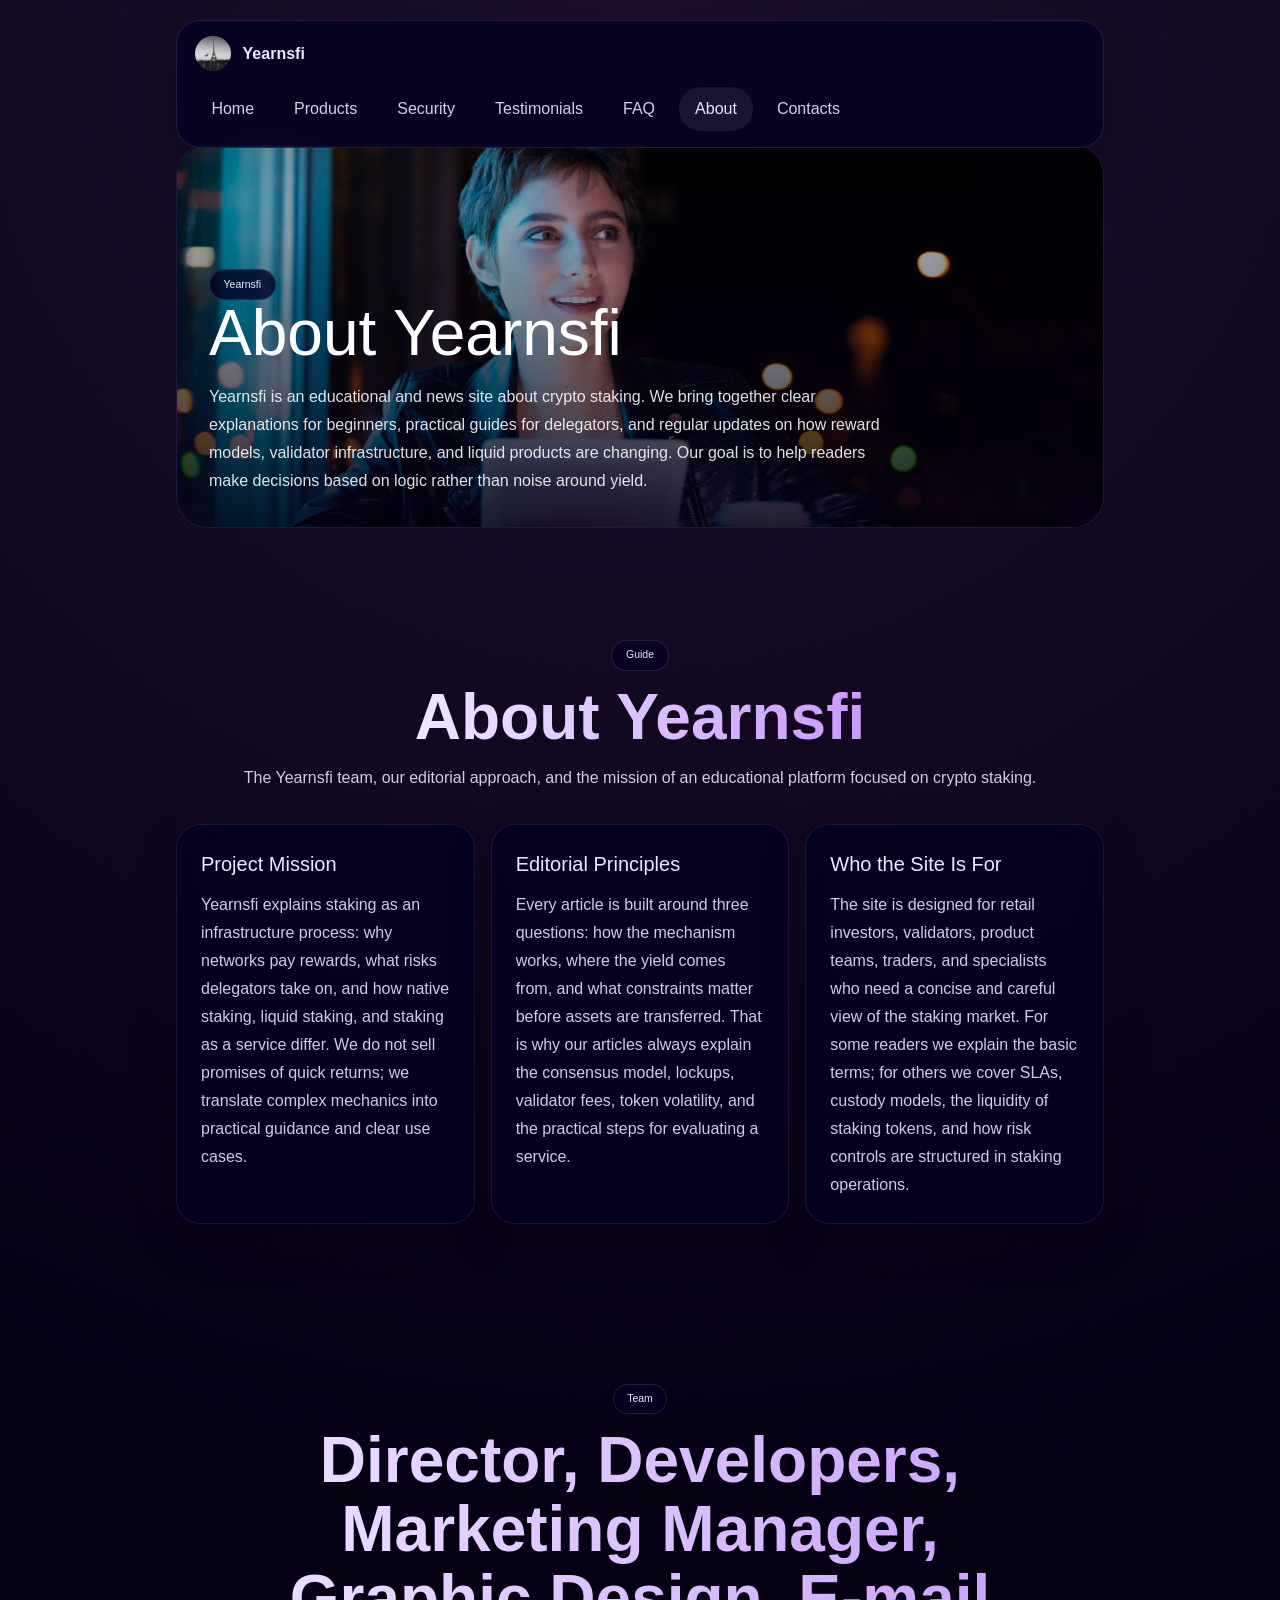
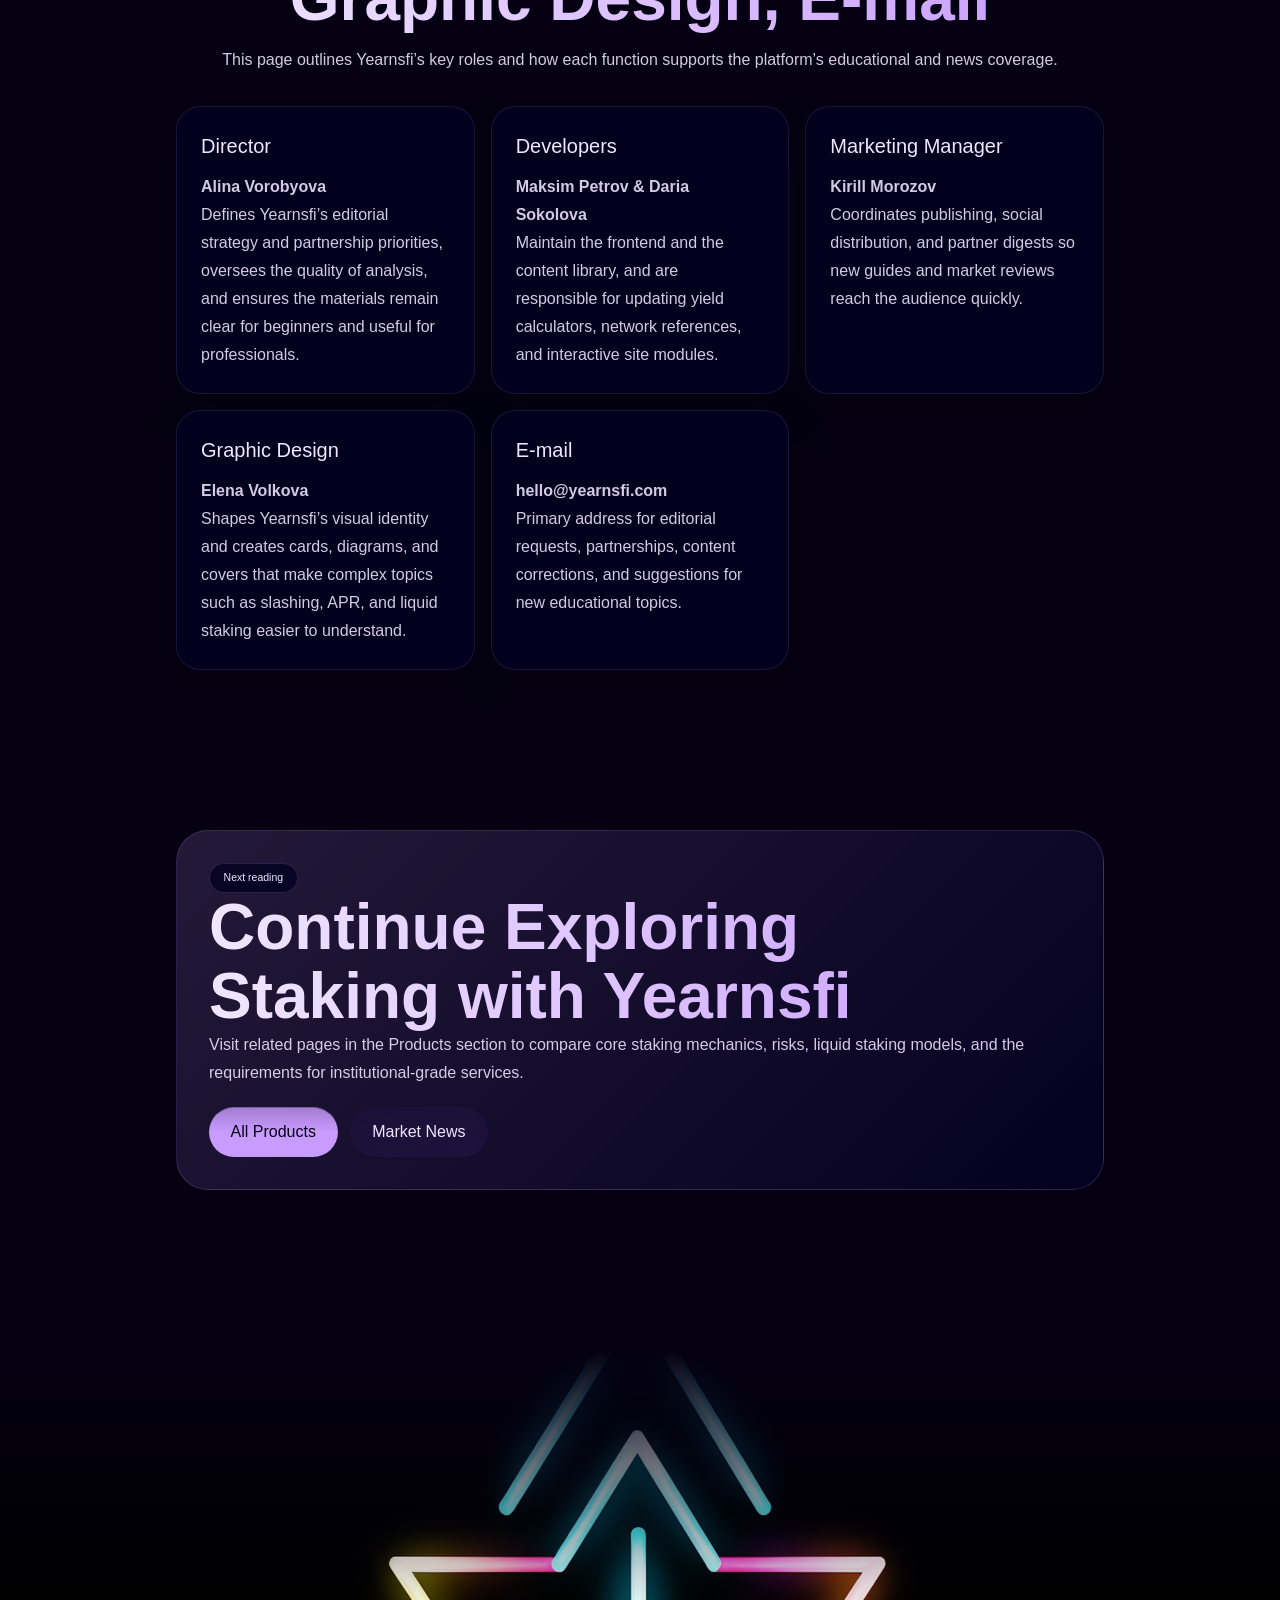
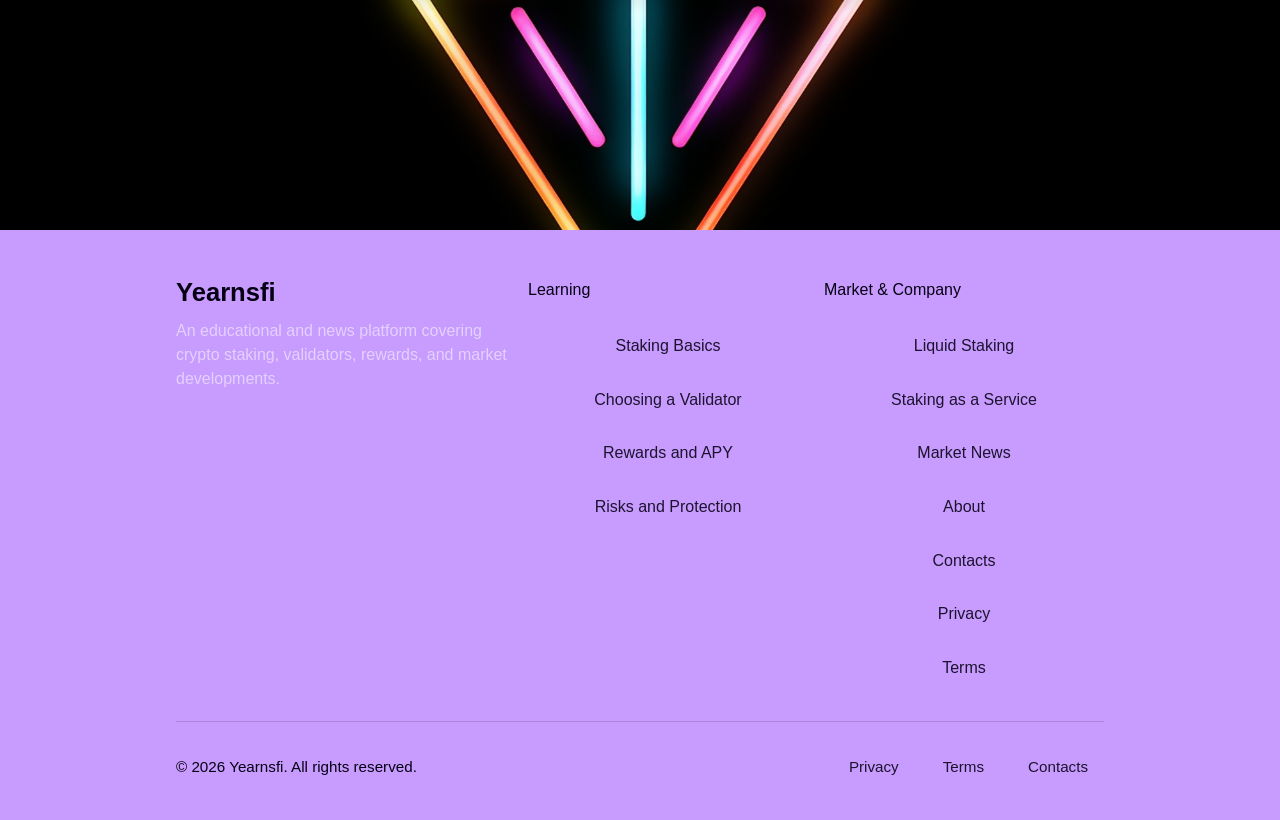
<file: about.html>
<!DOCTYPE html>
<html lang="en">
<head>
  <meta charset="UTF-8">
  <meta name="viewport" content="width=device-width, initial-scale=1.0">
  <title>Yearnsfi — About</title>
  <meta name="description" content="The Yearnsfi team, editorial approach, and mission of an educational platform focused on crypto staking.">
  <link rel="stylesheet" href="css2.css">
  <link rel="stylesheet" href="styles.css">
</head>
<body>
  <div id="root" class="page-shell">
    
<nav class="nav-wrap" data-site-nav>
  <div class="nav-card">
    <div class="nav-main">
      <a class="brand-link" href="index.html#hero">
        <img src="318-800x600.jpg" alt="Yearnsfi logo">
        <span>Yearnsfi</span>
      </a>
      <button class="nav-toggle primary-button" type="button" aria-expanded="false" aria-label="Open navigation" data-nav-toggle>
        <svg xmlns="http://www.w3.org/2000/svg" width="24" height="24" viewBox="0 0 24 24" fill="none" stroke="currentColor" stroke-width="1.5" stroke-linecap="round" stroke-linejoin="round" class="text-primary-cta-text" aria-hidden="true">
          <path d="M5 12h14"></path>
          <path d="M12 5v14"></path>
        </svg>
      </button>
    </div>
    <div class="nav-links mobile-only" data-nav-panel>
      <a class="nav-link" href="index.html#hero">Home</a><a class="nav-link" href="index.html#products">Products</a><a class="nav-link" href="index.html#security">Security</a><a class="nav-link" href="index.html#testimonials">Testimonials</a><a class="nav-link" href="index.html#faq">FAQ</a><a class="nav-link current-page" href="about.html">About</a><a class="nav-link" href="contacts.html">Contacts</a>
    </div>
  </div>
</nav>

    <main class="flex-grow">
      <section class="page-hero">
        <div class="content-width">
          <div class="page-hero-card">
            <img src="medium-shot-smiley-woman-holding-tablet_23-2149005455.jpg" alt="About Yearnsfi">
            <div class="page-hero-content">
              <div class="section-kicker">Yearnsfi</div>
              <h1 class="page-hero-title">About Yearnsfi</h1>
              <p class="page-hero-text">Yearnsfi is an educational and news site about crypto staking. We bring together clear explanations for beginners, practical guides for delegators, and regular updates on how reward models, validator infrastructure, and liquid products are changing. Our goal is to help readers make decisions based on logic rather than noise around yield.</p>
            </div>
          </div>
        </div>
      </section>
      
<section class="section-spacing">
  <div class="content-width">
    
      <div class="section-head">
        <div class="section-kicker">Guide</div>
        <h2 class="section-title">About Yearnsfi</h2>
        <p class="section-copy">The Yearnsfi team, our editorial approach, and the mission of an educational platform focused on crypto staking.</p>
      </div>
    
    <div class="article-grid"><article class="article-card"><h3>Project Mission</h3><p>Yearnsfi explains staking as an infrastructure process: why networks pay rewards, what risks delegators take on, and how native staking, liquid staking, and staking as a service differ. We do not sell promises of quick returns; we translate complex mechanics into practical guidance and clear use cases.</p></article><article class="article-card"><h3>Editorial Principles</h3><p>Every article is built around three questions: how the mechanism works, where the yield comes from, and what constraints matter before assets are transferred. That is why our articles always explain the consensus model, lockups, validator fees, token volatility, and the practical steps for evaluating a service.</p></article><article class="article-card"><h3>Who the Site Is For</h3><p>The site is designed for retail investors, validators, product teams, traders, and specialists who need a concise and careful view of the staking market. For some readers we explain the basic terms; for others we cover SLAs, custody models, the liquidity of staking tokens, and how risk controls are structured in staking operations.</p></article></div>
  </div>
</section>

<section class="section-spacing">
  <div class="content-width">
    
      <div class="section-head">
        <div class="section-kicker">Team</div>
        <h2 class="section-title">Director, Developers, Marketing Manager, Graphic Design, E-mail</h2>
        <p class="section-copy">This page outlines Yearnsfi’s key roles and how each function supports the platform’s educational and news coverage.</p>
      </div>
    
    <div class="team-grid"><article class="team-card"><h3>Director</h3><p><strong>Alina Vorobyova</strong></p><p>Defines Yearnsfi’s editorial strategy and partnership priorities, oversees the quality of analysis, and ensures the materials remain clear for beginners and useful for professionals.</p></article><article class="team-card"><h3>Developers</h3><p><strong>Maksim Petrov & Daria Sokolova</strong></p><p>Maintain the frontend and the content library, and are responsible for updating yield calculators, network references, and interactive site modules.</p></article><article class="team-card"><h3>Marketing Manager</h3><p><strong>Kirill Morozov</strong></p><p>Coordinates publishing, social distribution, and partner digests so new guides and market reviews reach the audience quickly.</p></article><article class="team-card"><h3>Graphic Design</h3><p><strong>Elena Volkova</strong></p><p>Shapes Yearnsfi’s visual identity and creates cards, diagrams, and covers that make complex topics such as slashing, APR, and liquid staking easier to understand.</p></article><article class="team-card"><h3>E-mail</h3><p><strong>hello@yearnsfi.com</strong></p><p>Primary address for editorial requests, partnerships, content corrections, and suggestions for new educational topics.</p></article></div>
  </div>
</section>

<section class="section-spacing">
  <div class="content-width">
    <div class="cta-box">
      <div class="section-kicker">Next reading</div>
      <h2 class="section-title">Continue Exploring Staking with Yearnsfi</h2>
      <p class="section-copy">Visit related pages in the Products section to compare core staking mechanics, risks, liquid staking models, and the requirements for institutional-grade services.</p>
      <div class="cta-row" style="margin-top: 1.25rem;">
        <a class="inline-button primary-button text-primary-cta-text" href="index.html#products">All Products</a>
        <a class="inline-button secondary-button text-secondary-cta-text" href="staking-news.html">Market News</a>
      </div>
    </div>
  </div>
</section>

    </main>
    
<footer class="footer-section">
  <div class="footer-banner">
    <img src="arrow-with-bright-neon-colors_23-2151205031.jpg" alt="Yearnsfi neon abstract background">
  </div>
  <div class="footer-body">
    <div class="content-width">
      <div class="footer-grid">
        <div class="footer-brand">
          <h2 class="text-4xl font-semibold">Yearnsfi</h2>
          <p class="text-muted">An educational and news platform covering crypto staking, validators, rewards, and market developments.</p>
        </div>
        <div class="footer-column">
          <h3>Learning</h3>
          <a class="footer-link" href="staking-basics.html">Staking Basics</a><a class="footer-link" href="validator-guide.html">Choosing a Validator</a><a class="footer-link" href="reward-strategies.html">Rewards and APY</a><a class="footer-link" href="risk-management.html">Risks and Protection</a>
        </div>
        <div class="footer-column">
          <h3>Market & Company</h3>
          <a class="footer-link" href="liquid-staking.html">Liquid Staking</a><a class="footer-link" href="institutional-staking.html">Staking as a Service</a><a class="footer-link" href="staking-news.html">Market News</a><a class="footer-link" href="about.html">About</a><a class="footer-link" href="contacts.html">Contacts</a><a class="footer-link" href="privacy.html">Privacy</a><a class="footer-link" href="terms.html">Terms</a>
        </div>
      </div>
      <div class="footer-bottom">
        <span>© <span data-current-year></span> Yearnsfi. All rights reserved.</span>
        <div class="cta-row">
          <a class="footer-link" href="privacy.html">Privacy</a>
          <a class="footer-link" href="terms.html">Terms</a>
          <a class="footer-link" href="contacts.html">Contacts</a>
        </div>
      </div>
    </div>
  </div>
</footer>

  </div>
  <script src="main.js"></script>
</body>
</html>
</file>
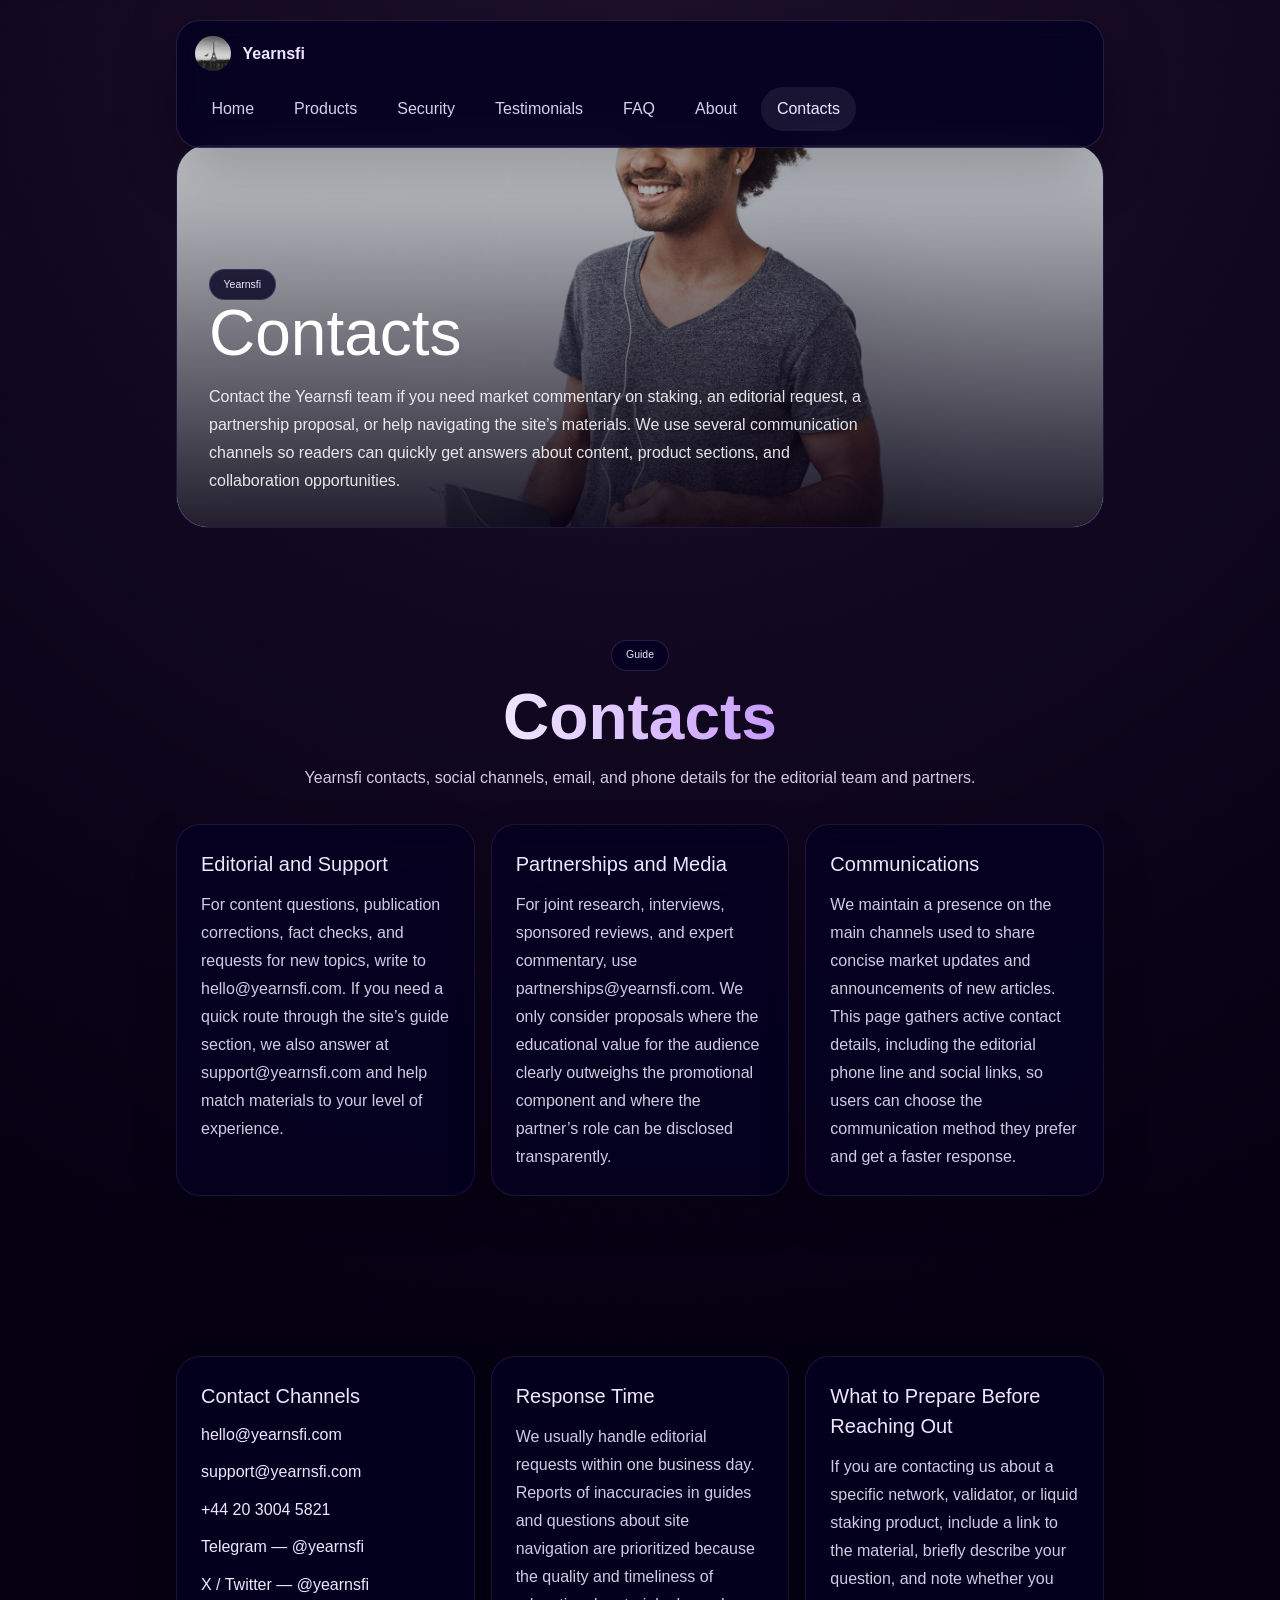
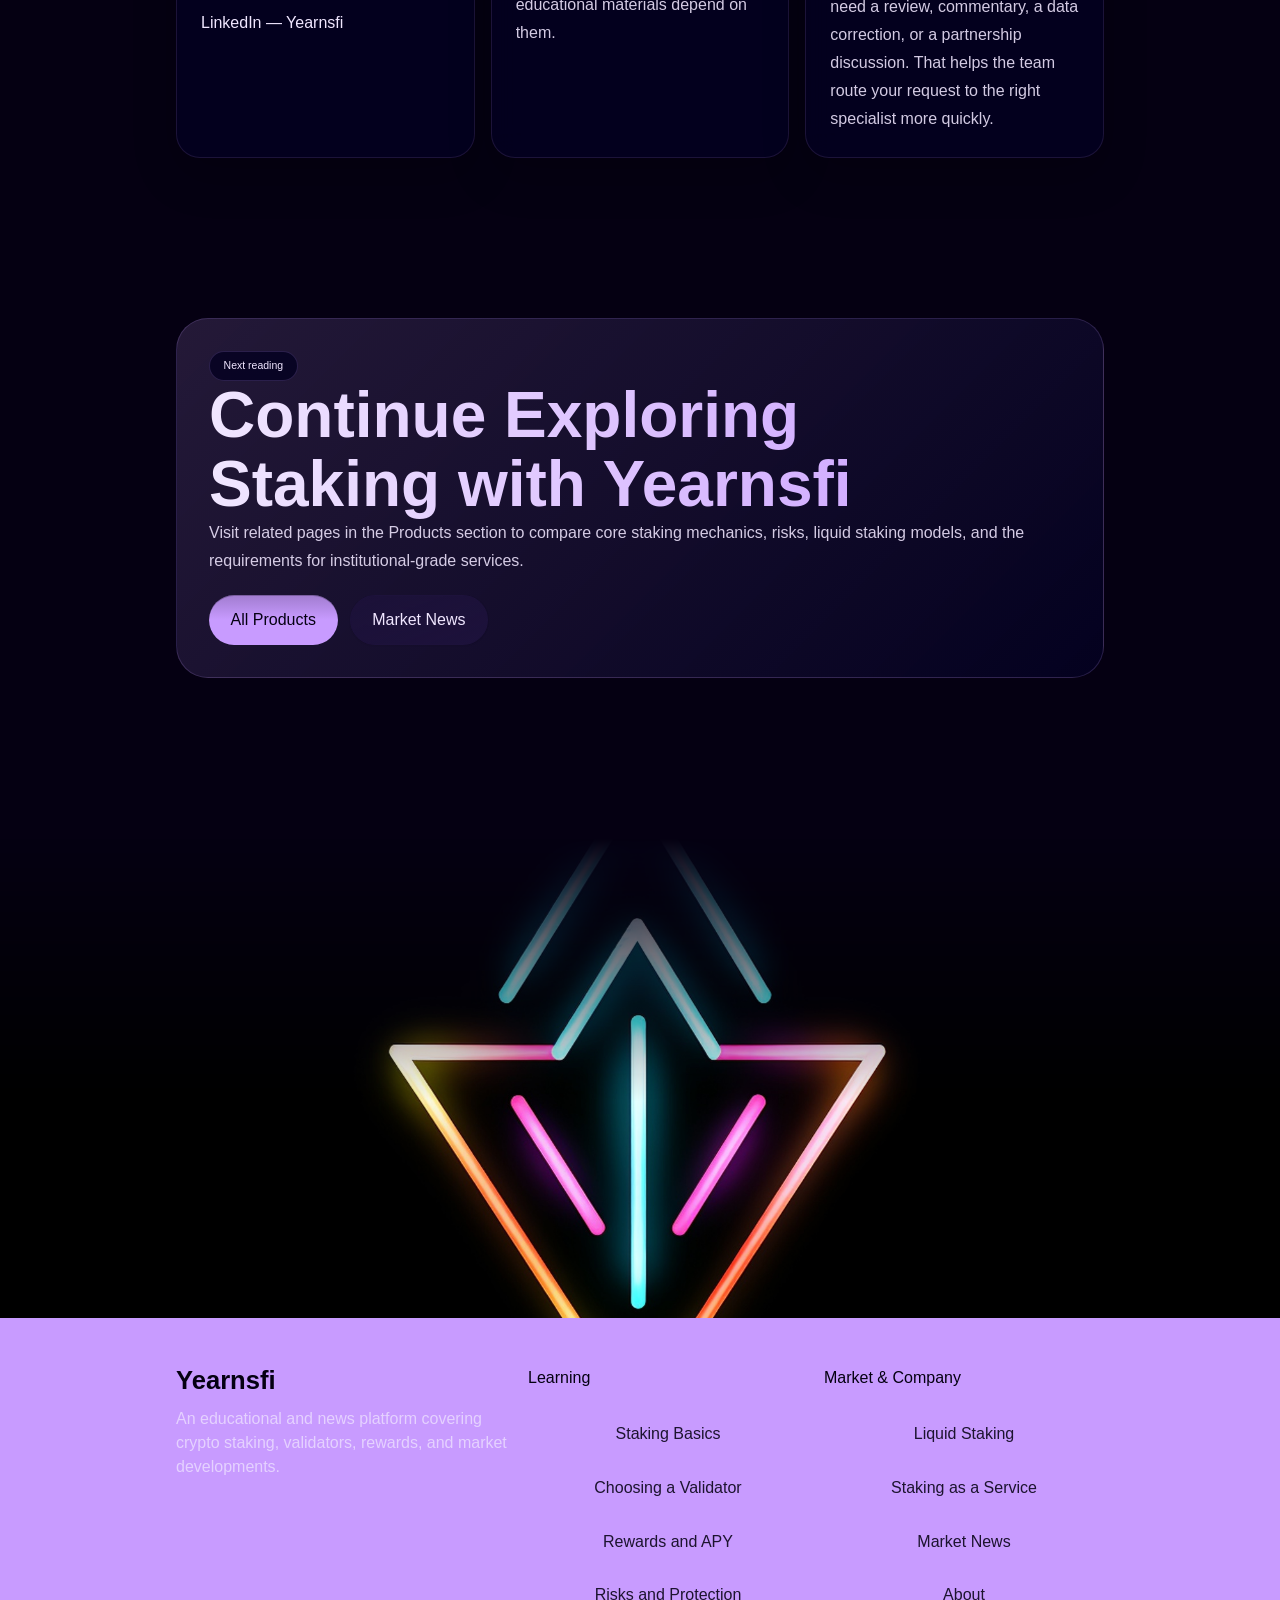
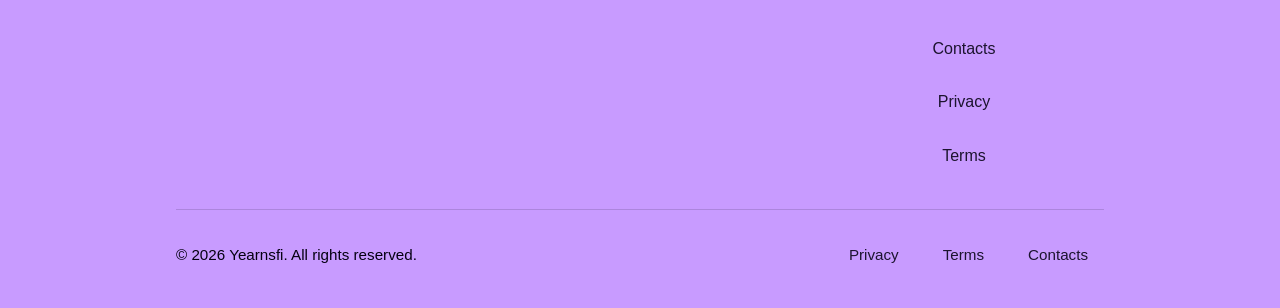
<file: contacts.html>
<!DOCTYPE html>
<html lang="en">
<head>
  <meta charset="UTF-8">
  <meta name="viewport" content="width=device-width, initial-scale=1.0">
  <title>Yearnsfi — Contacts</title>
  <meta name="description" content="Yearnsfi contacts, social channels, email, and phone details for the editorial team and partners.">
  <link rel="stylesheet" href="css2.css">
  <link rel="stylesheet" href="styles.css">
</head>
<body>
  <div id="root" class="page-shell">
    
<nav class="nav-wrap" data-site-nav>
  <div class="nav-card">
    <div class="nav-main">
      <a class="brand-link" href="index.html#hero">
        <img src="318-800x600.jpg" alt="Yearnsfi logo">
        <span>Yearnsfi</span>
      </a>
      <button class="nav-toggle primary-button" type="button" aria-expanded="false" aria-label="Open navigation" data-nav-toggle>
        <svg xmlns="http://www.w3.org/2000/svg" width="24" height="24" viewBox="0 0 24 24" fill="none" stroke="currentColor" stroke-width="1.5" stroke-linecap="round" stroke-linejoin="round" class="text-primary-cta-text" aria-hidden="true">
          <path d="M5 12h14"></path>
          <path d="M12 5v14"></path>
        </svg>
      </button>
    </div>
    <div class="nav-links mobile-only" data-nav-panel>
      <a class="nav-link" href="index.html#hero">Home</a><a class="nav-link" href="index.html#products">Products</a><a class="nav-link" href="index.html#security">Security</a><a class="nav-link" href="index.html#testimonials">Testimonials</a><a class="nav-link" href="index.html#faq">FAQ</a><a class="nav-link" href="about.html">About</a><a class="nav-link current-page" href="contacts.html">Contacts</a>
    </div>
  </div>
</nav>

    <main class="flex-grow">
      <section class="page-hero">
        <div class="content-width">
          <div class="page-hero-card">
            <img src="cheerful-african-man-headphones-smiling-holding-tablet_176420-12583.jpg" alt="Contacts">
            <div class="page-hero-content">
              <div class="section-kicker">Yearnsfi</div>
              <h1 class="page-hero-title">Contacts</h1>
              <p class="page-hero-text">Contact the Yearnsfi team if you need market commentary on staking, an editorial request, a partnership proposal, or help navigating the site’s materials. We use several communication channels so readers can quickly get answers about content, product sections, and collaboration opportunities.</p>
            </div>
          </div>
        </div>
      </section>
      
<section class="section-spacing">
  <div class="content-width">
    
      <div class="section-head">
        <div class="section-kicker">Guide</div>
        <h2 class="section-title">Contacts</h2>
        <p class="section-copy">Yearnsfi contacts, social channels, email, and phone details for the editorial team and partners.</p>
      </div>
    
    <div class="article-grid"><article class="article-card"><h3>Editorial and Support</h3><p>For content questions, publication corrections, fact checks, and requests for new topics, write to hello@yearnsfi.com. If you need a quick route through the site’s guide section, we also answer at support@yearnsfi.com and help match materials to your level of experience.</p></article><article class="article-card"><h3>Partnerships and Media</h3><p>For joint research, interviews, sponsored reviews, and expert commentary, use partnerships@yearnsfi.com. We only consider proposals where the educational value for the audience clearly outweighs the promotional component and where the partner’s role can be disclosed transparently.</p></article><article class="article-card"><h3>Communications</h3><p>We maintain a presence on the main channels used to share concise market updates and announcements of new articles. This page gathers active contact details, including the editorial phone line and social links, so users can choose the communication method they prefer and get a faster response.</p></article></div>
  </div>
</section>

<section class="section-spacing">
  <div class="content-width">
    <div class="contact-grid">
      <article class="contact-card">
        <h3>Contact Channels</h3>
        <div class="contact-links">
          <a href="mailto:hello@yearnsfi.com">hello@yearnsfi.com</a>
          <a href="mailto:support@yearnsfi.com">support@yearnsfi.com</a>
          <a href="tel:+442030045821">+44 20 3004 5821</a>
          <a href="https://t.me/yearnsfi" target="_blank" rel="noopener noreferrer">Telegram — @yearnsfi</a>
          <a href="https://x.com/yearnsfi" target="_blank" rel="noopener noreferrer">X / Twitter — @yearnsfi</a>
          <a href="https://www.linkedin.com/company/yearnsfi" target="_blank" rel="noopener noreferrer">LinkedIn — Yearnsfi</a>
        </div>
      </article>
      <article class="contact-card">
        <h3>Response Time</h3>
        <p>We usually handle editorial requests within one business day. Reports of inaccuracies in guides and questions about site navigation are prioritized because the quality and timeliness of educational materials depend on them.</p>
      </article>
      <article class="contact-card">
        <h3>What to Prepare Before Reaching Out</h3>
        <p>If you are contacting us about a specific network, validator, or liquid staking product, include a link to the material, briefly describe your question, and note whether you need a review, commentary, a data correction, or a partnership discussion. That helps the team route your request to the right specialist more quickly.</p>
      </article>
    </div>
  </div>
</section>

<section class="section-spacing">
  <div class="content-width">
    <div class="cta-box">
      <div class="section-kicker">Next reading</div>
      <h2 class="section-title">Continue Exploring Staking with Yearnsfi</h2>
      <p class="section-copy">Visit related pages in the Products section to compare core staking mechanics, risks, liquid staking models, and the requirements for institutional-grade services.</p>
      <div class="cta-row" style="margin-top: 1.25rem;">
        <a class="inline-button primary-button text-primary-cta-text" href="index.html#products">All Products</a>
        <a class="inline-button secondary-button text-secondary-cta-text" href="staking-news.html">Market News</a>
      </div>
    </div>
  </div>
</section>

    </main>
    
<footer class="footer-section">
  <div class="footer-banner">
    <img src="arrow-with-bright-neon-colors_23-2151205031.jpg" alt="Yearnsfi neon abstract background">
  </div>
  <div class="footer-body">
    <div class="content-width">
      <div class="footer-grid">
        <div class="footer-brand">
          <h2 class="text-4xl font-semibold">Yearnsfi</h2>
          <p class="text-muted">An educational and news platform covering crypto staking, validators, rewards, and market developments.</p>
        </div>
        <div class="footer-column">
          <h3>Learning</h3>
          <a class="footer-link" href="staking-basics.html">Staking Basics</a><a class="footer-link" href="validator-guide.html">Choosing a Validator</a><a class="footer-link" href="reward-strategies.html">Rewards and APY</a><a class="footer-link" href="risk-management.html">Risks and Protection</a>
        </div>
        <div class="footer-column">
          <h3>Market & Company</h3>
          <a class="footer-link" href="liquid-staking.html">Liquid Staking</a><a class="footer-link" href="institutional-staking.html">Staking as a Service</a><a class="footer-link" href="staking-news.html">Market News</a><a class="footer-link" href="about.html">About</a><a class="footer-link" href="contacts.html">Contacts</a><a class="footer-link" href="privacy.html">Privacy</a><a class="footer-link" href="terms.html">Terms</a>
        </div>
      </div>
      <div class="footer-bottom">
        <span>© <span data-current-year></span> Yearnsfi. All rights reserved.</span>
        <div class="cta-row">
          <a class="footer-link" href="privacy.html">Privacy</a>
          <a class="footer-link" href="terms.html">Terms</a>
          <a class="footer-link" href="contacts.html">Contacts</a>
        </div>
      </div>
    </div>
  </div>
</footer>

  </div>
  <script src="main.js"></script>
</body>
</html>
</file>
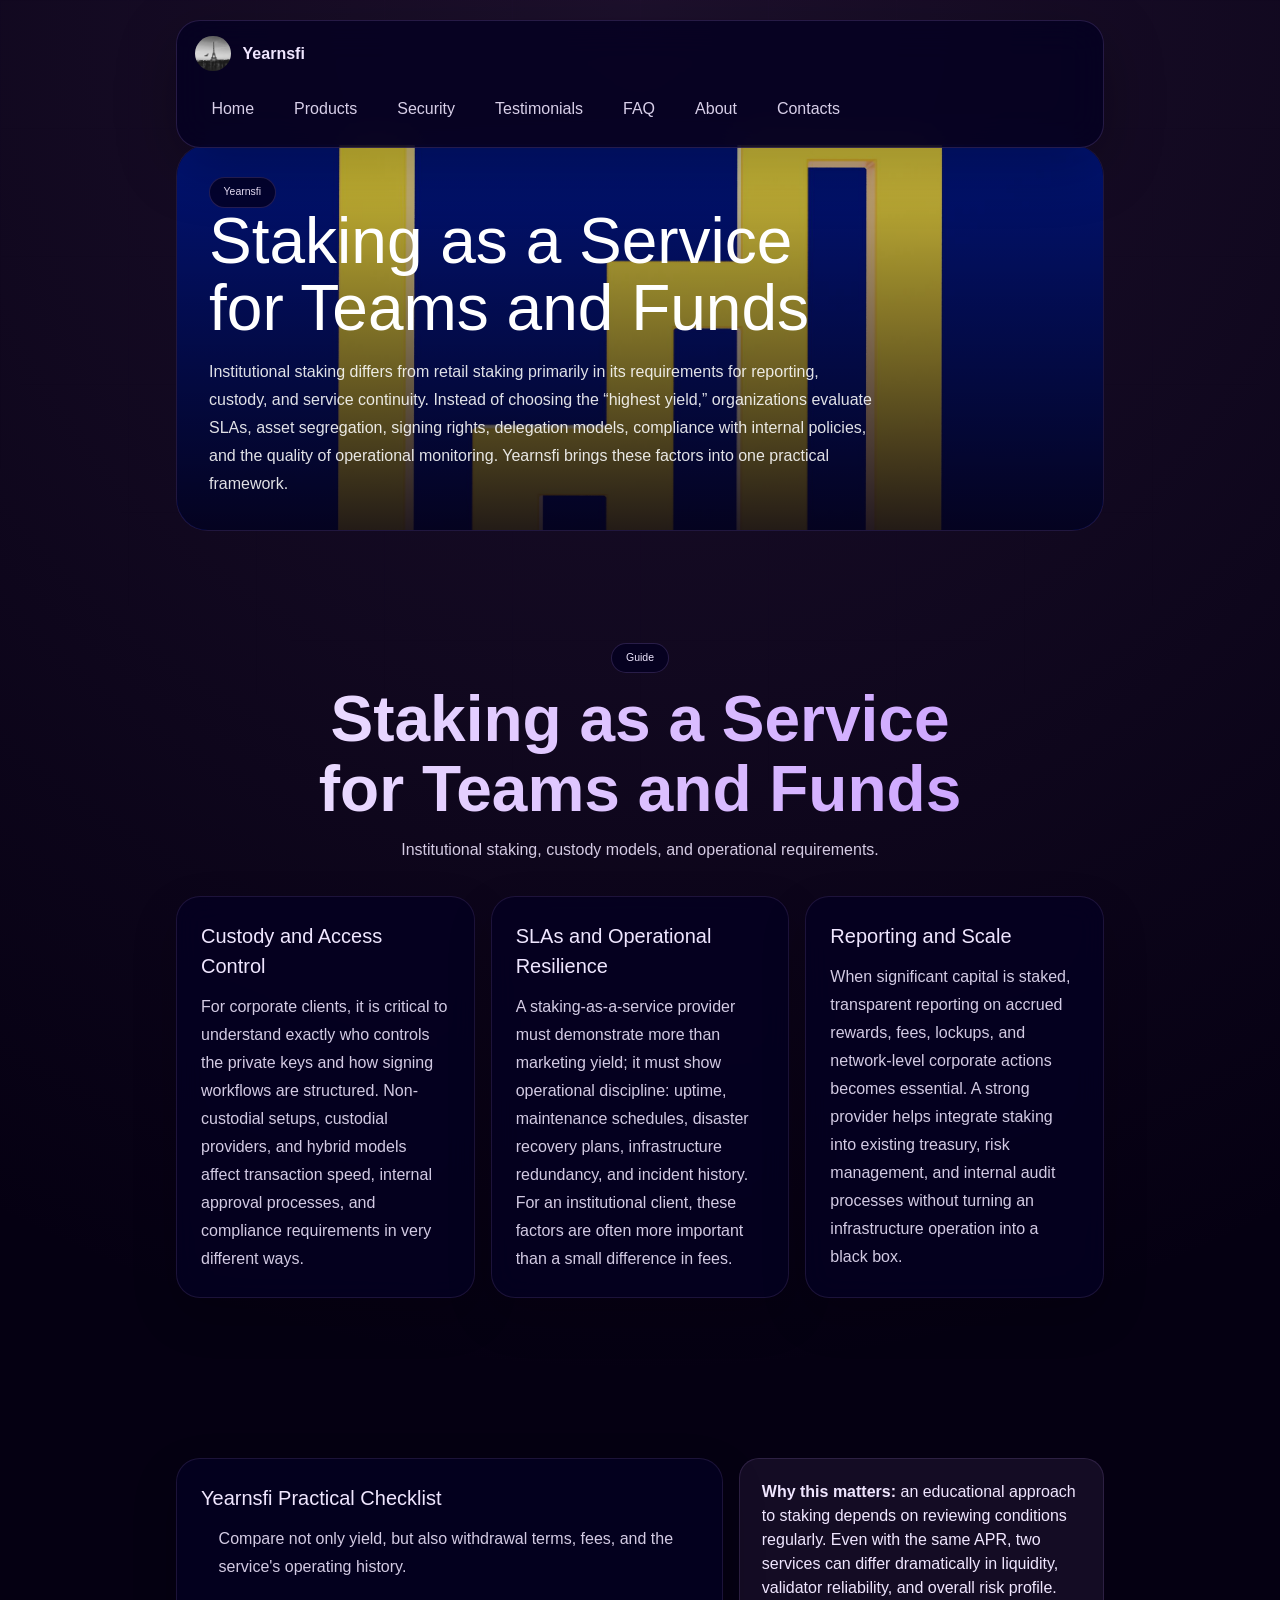
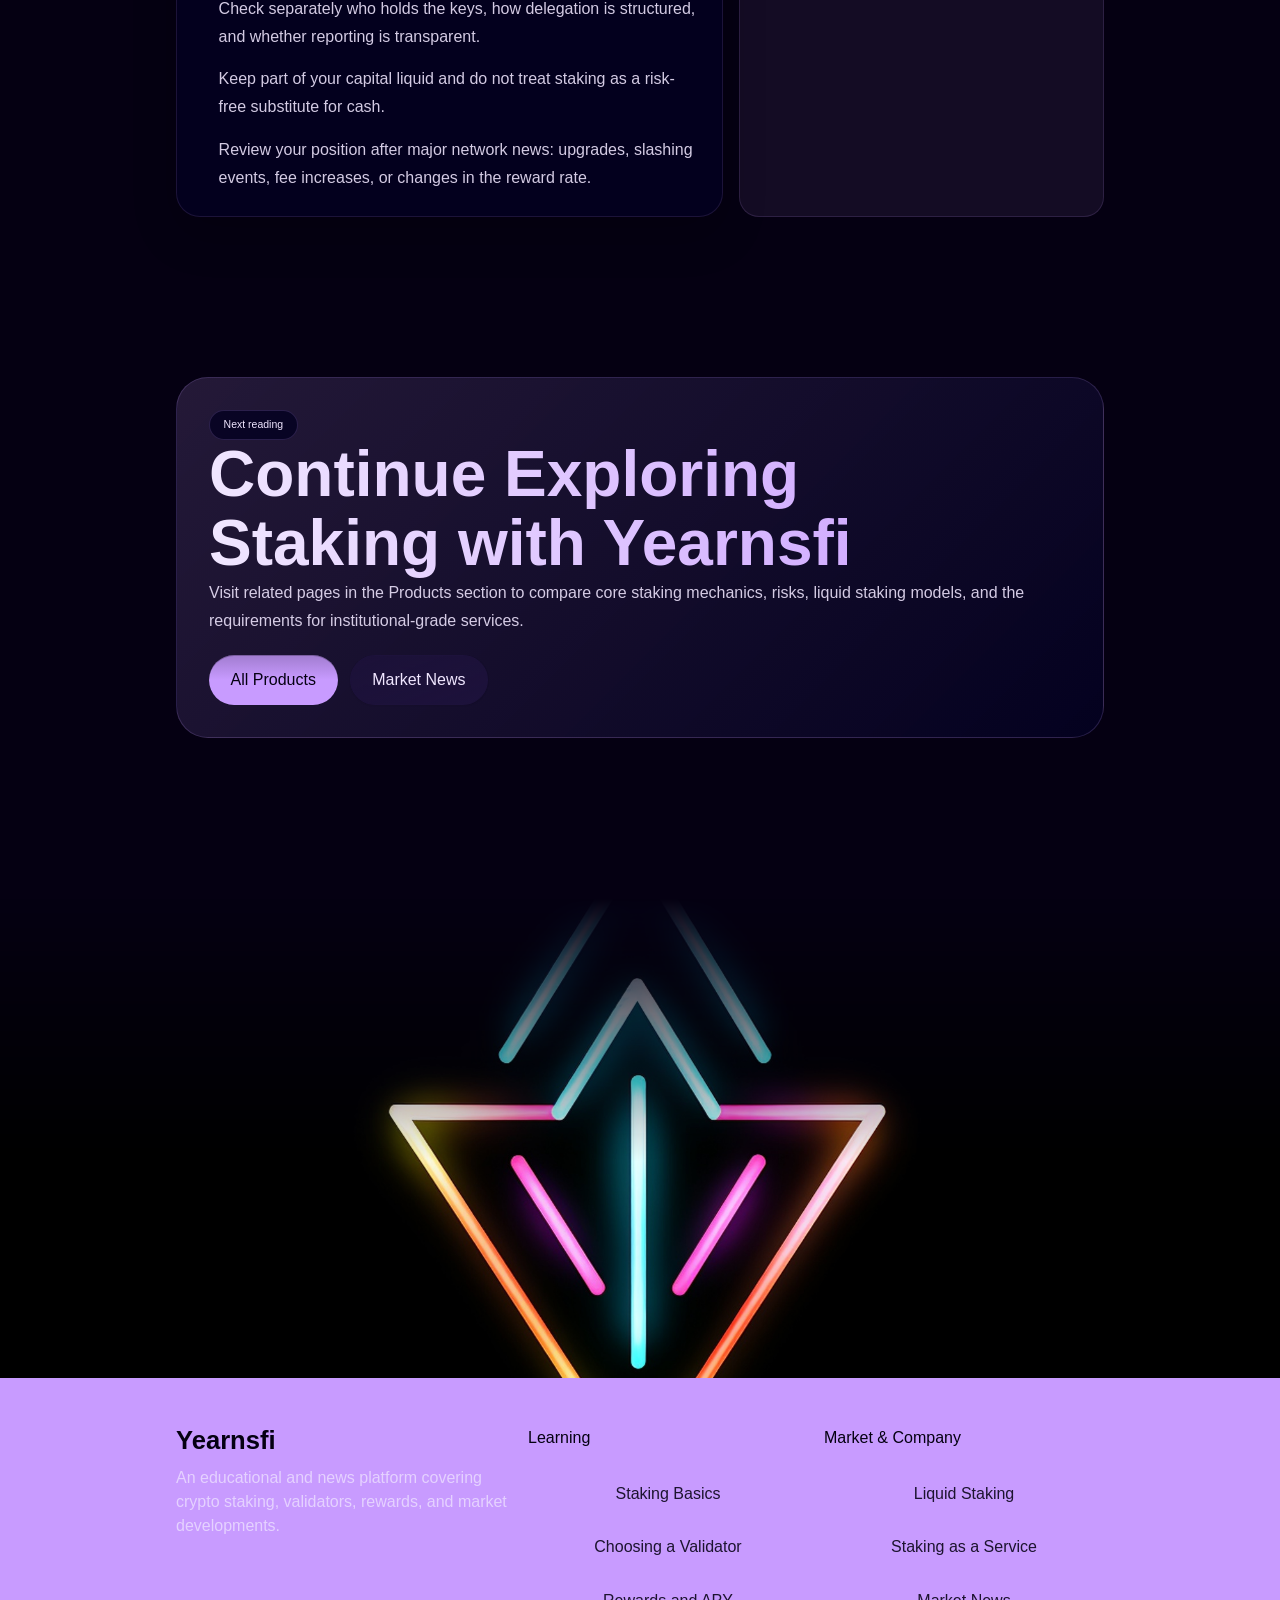
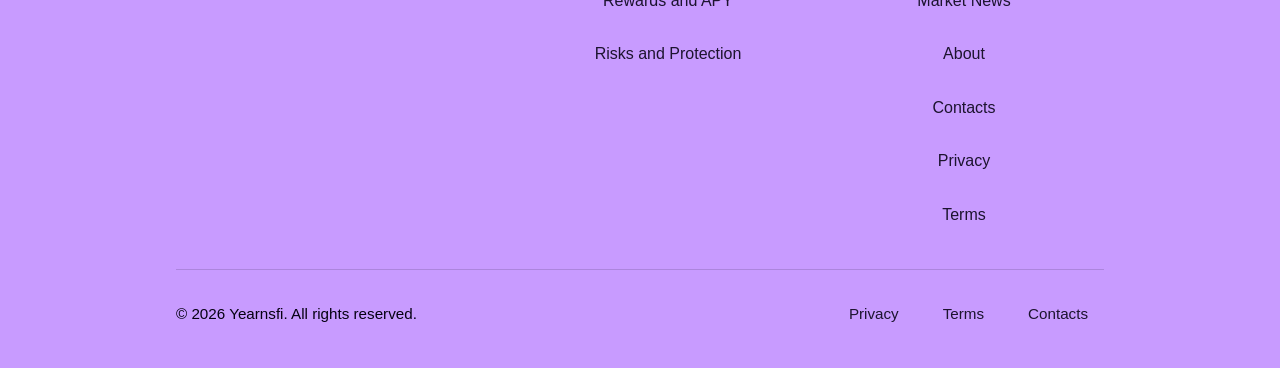
<file: institutional-staking.html>
<!DOCTYPE html>
<html lang="en">
<head>
  <meta charset="UTF-8">
  <meta name="viewport" content="width=device-width, initial-scale=1.0">
  <title>Yearnsfi — Staking as a Service</title>
  <meta name="description" content="Institutional staking, custody models, and operational requirements.">
  <link rel="stylesheet" href="css2.css">
  <link rel="stylesheet" href="styles.css">
</head>
<body>
  <div id="root" class="page-shell">
    
<nav class="nav-wrap" data-site-nav>
  <div class="nav-card">
    <div class="nav-main">
      <a class="brand-link" href="index.html#hero">
        <img src="318-800x600.jpg" alt="Yearnsfi logo">
        <span>Yearnsfi</span>
      </a>
      <button class="nav-toggle primary-button" type="button" aria-expanded="false" aria-label="Open navigation" data-nav-toggle>
        <svg xmlns="http://www.w3.org/2000/svg" width="24" height="24" viewBox="0 0 24 24" fill="none" stroke="currentColor" stroke-width="1.5" stroke-linecap="round" stroke-linejoin="round" class="text-primary-cta-text" aria-hidden="true">
          <path d="M5 12h14"></path>
          <path d="M12 5v14"></path>
        </svg>
      </button>
    </div>
    <div class="nav-links mobile-only" data-nav-panel>
      <a class="nav-link" href="index.html#hero">Home</a><a class="nav-link" href="index.html#products">Products</a><a class="nav-link" href="index.html#security">Security</a><a class="nav-link" href="index.html#testimonials">Testimonials</a><a class="nav-link" href="index.html#faq">FAQ</a><a class="nav-link" href="about.html">About</a><a class="nav-link" href="contacts.html">Contacts</a>
    </div>
  </div>
</nav>

    <main class="flex-grow">
      <section class="page-hero">
        <div class="content-width">
          <div class="page-hero-card">
            <img src="chart-statistics-front-side_187299-39618.jpg" alt="Staking as a Service for teams and funds">
            <div class="page-hero-content">
              <div class="section-kicker">Yearnsfi</div>
              <h1 class="page-hero-title">Staking as a Service for Teams and Funds</h1>
              <p class="page-hero-text">Institutional staking differs from retail staking primarily in its requirements for reporting, custody, and service continuity. Instead of choosing the “highest yield,” organizations evaluate SLAs, asset segregation, signing rights, delegation models, compliance with internal policies, and the quality of operational monitoring. Yearnsfi brings these factors into one practical framework.</p>
            </div>
          </div>
        </div>
      </section>
      
<section class="section-spacing">
  <div class="content-width">
    
      <div class="section-head">
        <div class="section-kicker">Guide</div>
        <h2 class="section-title">Staking as a Service for Teams and Funds</h2>
        <p class="section-copy">Institutional staking, custody models, and operational requirements.</p>
      </div>
    
    <div class="article-grid"><article class="article-card"><h3>Custody and Access Control</h3><p>For corporate clients, it is critical to understand exactly who controls the private keys and how signing workflows are structured. Non-custodial setups, custodial providers, and hybrid models affect transaction speed, internal approval processes, and compliance requirements in very different ways.</p></article><article class="article-card"><h3>SLAs and Operational Resilience</h3><p>A staking-as-a-service provider must demonstrate more than marketing yield; it must show operational discipline: uptime, maintenance schedules, disaster recovery plans, infrastructure redundancy, and incident history. For an institutional client, these factors are often more important than a small difference in fees.</p></article><article class="article-card"><h3>Reporting and Scale</h3><p>When significant capital is staked, transparent reporting on accrued rewards, fees, lockups, and network-level corporate actions becomes essential. A strong provider helps integrate staking into existing treasury, risk management, and internal audit processes without turning an infrastructure operation into a black box.</p></article></div>
  </div>
</section>

<section class="section-spacing">
  <div class="content-width split-layout">
    <article class="panel">
      <h3>Yearnsfi Practical Checklist</h3>
      <ul class="page-list">
        <li>Compare not only yield, but also withdrawal terms, fees, and the service's operating history.</li>
        <li>Check separately who holds the keys, how delegation is structured, and whether reporting is transparent.</li>
        <li>Keep part of your capital liquid and do not treat staking as a risk-free substitute for cash.</li>
        <li>Review your position after major network news: upgrades, slashing events, fee increases, or changes in the reward rate.</li>
      </ul>
    </article>
    <aside class="note-box">
      <p><strong>Why this matters:</strong> an educational approach to staking depends on reviewing conditions regularly. Even with the same APR, two services can differ dramatically in liquidity, validator reliability, and overall risk profile.</p>
    </aside>
  </div>
</section>

<section class="section-spacing">
  <div class="content-width">
    <div class="cta-box">
      <div class="section-kicker">Next reading</div>
      <h2 class="section-title">Continue Exploring Staking with Yearnsfi</h2>
      <p class="section-copy">Visit related pages in the Products section to compare core staking mechanics, risks, liquid staking models, and the requirements for institutional-grade services.</p>
      <div class="cta-row" style="margin-top: 1.25rem;">
        <a class="inline-button primary-button text-primary-cta-text" href="index.html#products">All Products</a>
        <a class="inline-button secondary-button text-secondary-cta-text" href="staking-news.html">Market News</a>
      </div>
    </div>
  </div>
</section>

    </main>
    
<footer class="footer-section">
  <div class="footer-banner">
    <img src="arrow-with-bright-neon-colors_23-2151205031.jpg" alt="Yearnsfi neon abstract background">
  </div>
  <div class="footer-body">
    <div class="content-width">
      <div class="footer-grid">
        <div class="footer-brand">
          <h2 class="text-4xl font-semibold">Yearnsfi</h2>
          <p class="text-muted">An educational and news platform covering crypto staking, validators, rewards, and market developments.</p>
        </div>
        <div class="footer-column">
          <h3>Learning</h3>
          <a class="footer-link" href="staking-basics.html">Staking Basics</a><a class="footer-link" href="validator-guide.html">Choosing a Validator</a><a class="footer-link" href="reward-strategies.html">Rewards and APY</a><a class="footer-link" href="risk-management.html">Risks and Protection</a>
        </div>
        <div class="footer-column">
          <h3>Market & Company</h3>
          <a class="footer-link" href="liquid-staking.html">Liquid Staking</a><a class="footer-link" href="institutional-staking.html">Staking as a Service</a><a class="footer-link" href="staking-news.html">Market News</a><a class="footer-link" href="about.html">About</a><a class="footer-link" href="contacts.html">Contacts</a><a class="footer-link" href="privacy.html">Privacy</a><a class="footer-link" href="terms.html">Terms</a>
        </div>
      </div>
      <div class="footer-bottom">
        <span>© <span data-current-year></span> Yearnsfi. All rights reserved.</span>
        <div class="cta-row">
          <a class="footer-link" href="privacy.html">Privacy</a>
          <a class="footer-link" href="terms.html">Terms</a>
          <a class="footer-link" href="contacts.html">Contacts</a>
        </div>
      </div>
    </div>
  </div>
</footer>

  </div>
  <script src="main.js"></script>
</body>
</html>
</file>
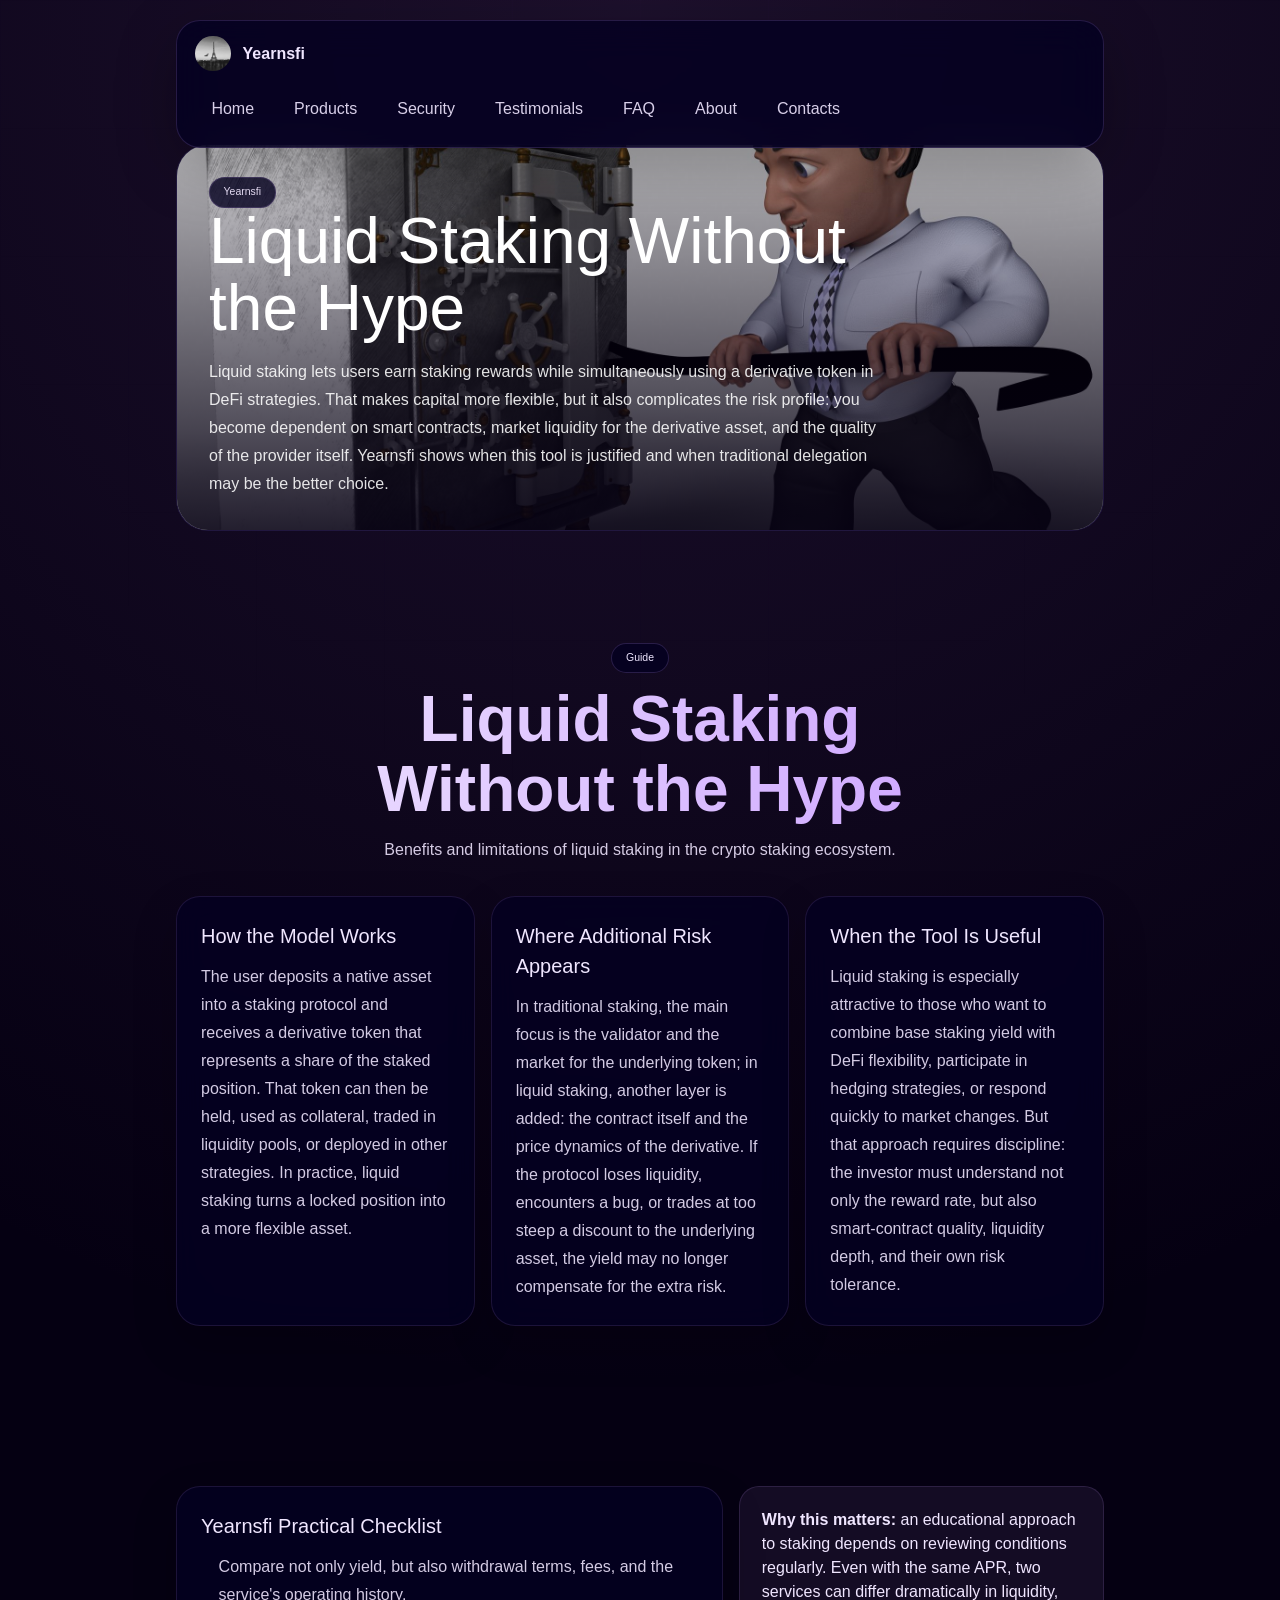
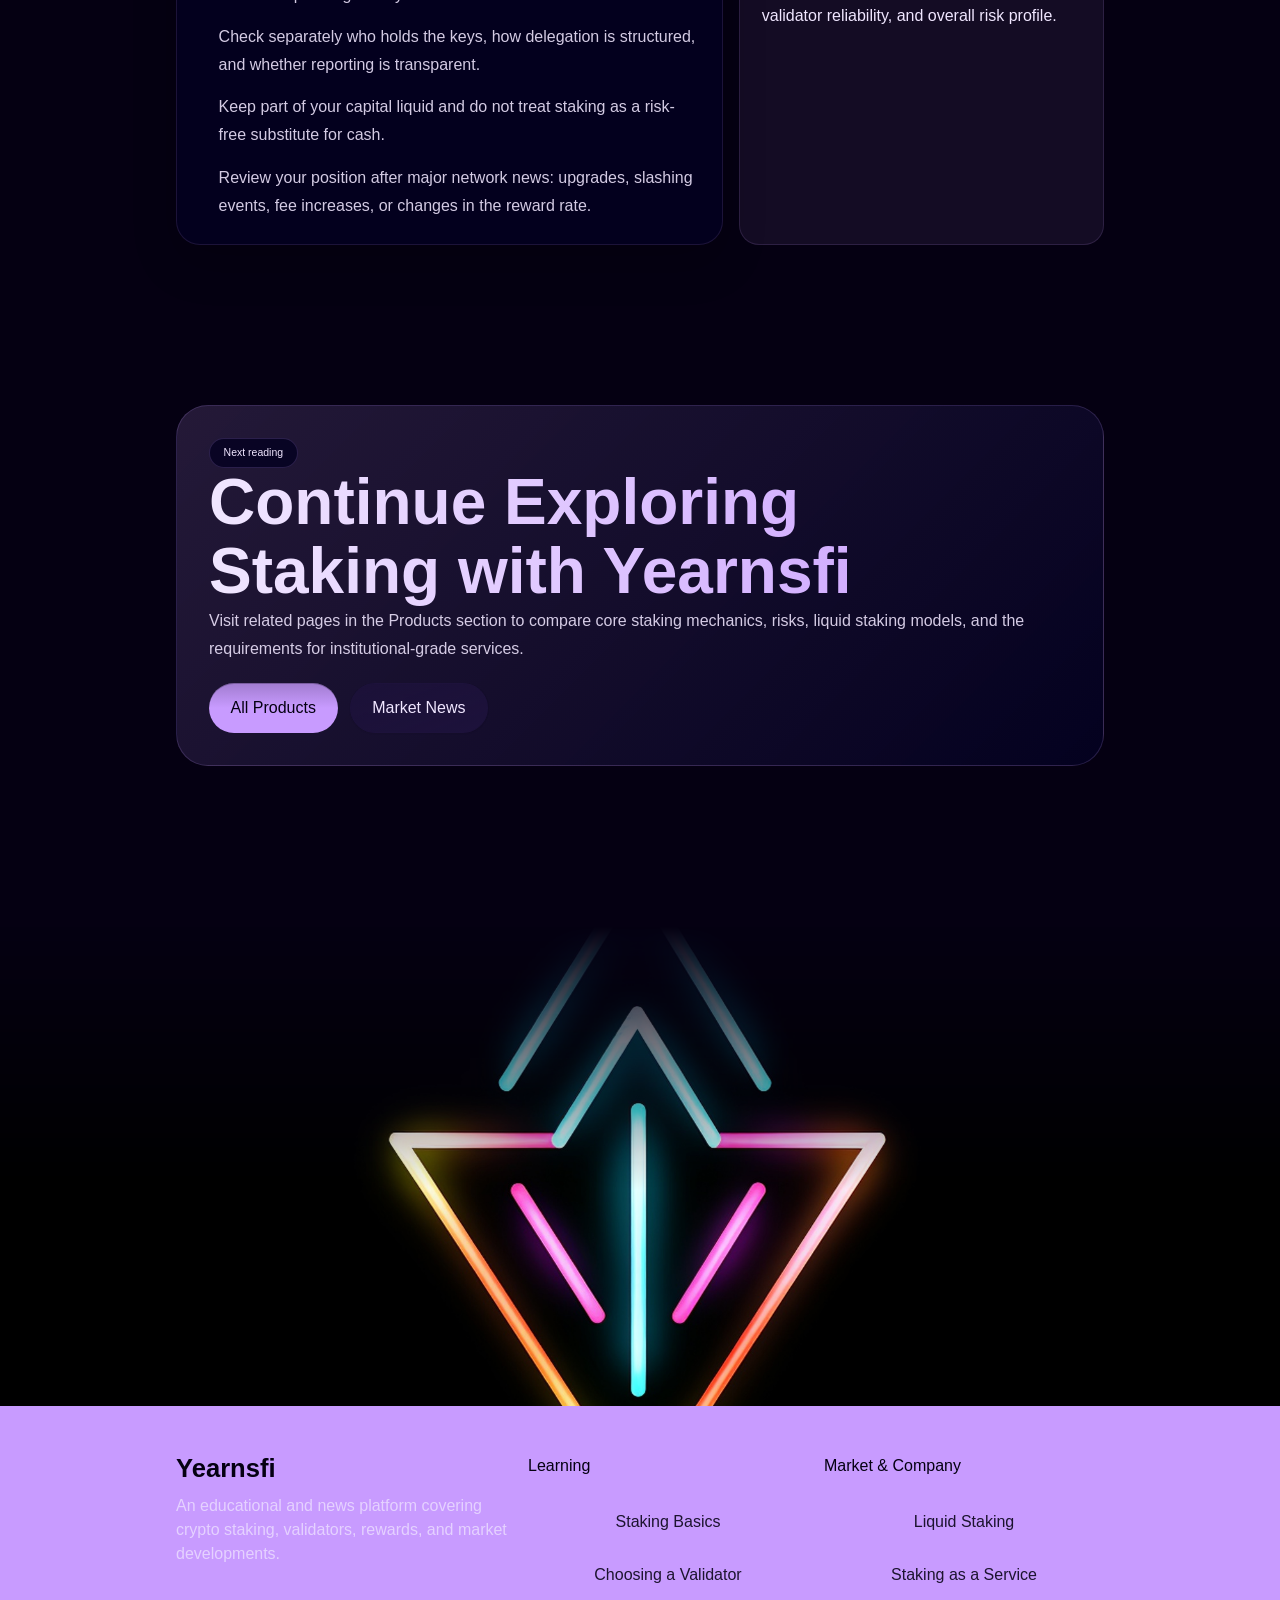
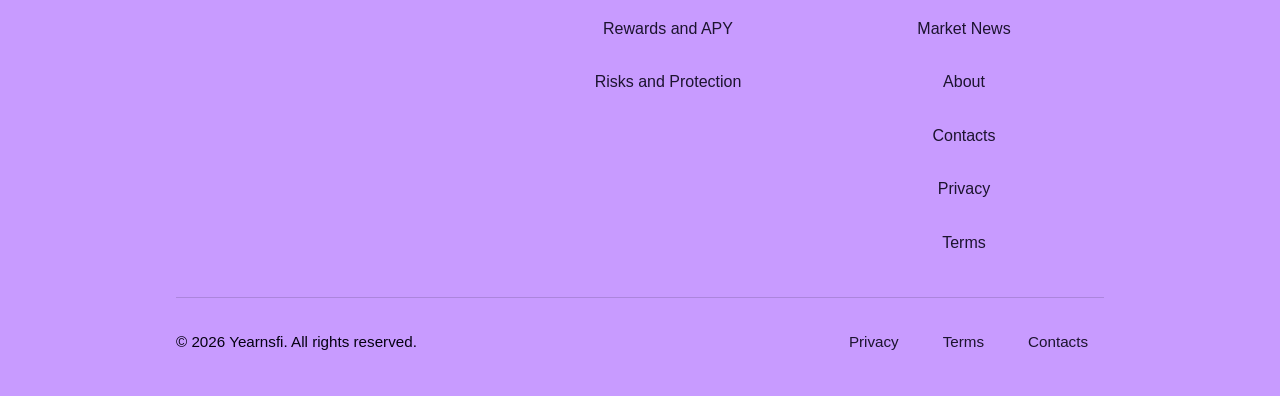
<file: liquid-staking.html>
<!DOCTYPE html>
<html lang="en">
<head>
  <meta charset="UTF-8">
  <meta name="viewport" content="width=device-width, initial-scale=1.0">
  <title>Yearnsfi — Liquid Staking</title>
  <meta name="description" content="Benefits and limitations of liquid staking in the crypto staking ecosystem.">
  <link rel="stylesheet" href="css2.css">
  <link rel="stylesheet" href="styles.css">
</head>
<body>
  <div id="root" class="page-shell">
    
<nav class="nav-wrap" data-site-nav>
  <div class="nav-card">
    <div class="nav-main">
      <a class="brand-link" href="index.html#hero">
        <img src="318-800x600.jpg" alt="Yearnsfi logo">
        <span>Yearnsfi</span>
      </a>
      <button class="nav-toggle primary-button" type="button" aria-expanded="false" aria-label="Open navigation" data-nav-toggle>
        <svg xmlns="http://www.w3.org/2000/svg" width="24" height="24" viewBox="0 0 24 24" fill="none" stroke="currentColor" stroke-width="1.5" stroke-linecap="round" stroke-linejoin="round" class="text-primary-cta-text" aria-hidden="true">
          <path d="M5 12h14"></path>
          <path d="M12 5v14"></path>
        </svg>
      </button>
    </div>
    <div class="nav-links mobile-only" data-nav-panel>
      <a class="nav-link" href="index.html#hero">Home</a><a class="nav-link" href="index.html#products">Products</a><a class="nav-link" href="index.html#security">Security</a><a class="nav-link" href="index.html#testimonials">Testimonials</a><a class="nav-link" href="index.html#faq">FAQ</a><a class="nav-link" href="about.html">About</a><a class="nav-link" href="contacts.html">Contacts</a>
    </div>
  </div>
</nav>

    <main class="flex-grow">
      <section class="page-hero">
        <div class="content-width">
          <div class="page-hero-card">
            <img src="3d-cartoon-business-character_1048-16496.jpg" alt="Liquid staking without the hype">
            <div class="page-hero-content">
              <div class="section-kicker">Yearnsfi</div>
              <h1 class="page-hero-title">Liquid Staking Without the Hype</h1>
              <p class="page-hero-text">Liquid staking lets users earn staking rewards while simultaneously using a derivative token in DeFi strategies. That makes capital more flexible, but it also complicates the risk profile: you become dependent on smart contracts, market liquidity for the derivative asset, and the quality of the provider itself. Yearnsfi shows when this tool is justified and when traditional delegation may be the better choice.</p>
            </div>
          </div>
        </div>
      </section>
      
<section class="section-spacing">
  <div class="content-width">
    
      <div class="section-head">
        <div class="section-kicker">Guide</div>
        <h2 class="section-title">Liquid Staking Without the Hype</h2>
        <p class="section-copy">Benefits and limitations of liquid staking in the crypto staking ecosystem.</p>
      </div>
    
    <div class="article-grid"><article class="article-card"><h3>How the Model Works</h3><p>The user deposits a native asset into a staking protocol and receives a derivative token that represents a share of the staked position. That token can then be held, used as collateral, traded in liquidity pools, or deployed in other strategies. In practice, liquid staking turns a locked position into a more flexible asset.</p></article><article class="article-card"><h3>Where Additional Risk Appears</h3><p>In traditional staking, the main focus is the validator and the market for the underlying token; in liquid staking, another layer is added: the contract itself and the price dynamics of the derivative. If the protocol loses liquidity, encounters a bug, or trades at too steep a discount to the underlying asset, the yield may no longer compensate for the extra risk.</p></article><article class="article-card"><h3>When the Tool Is Useful</h3><p>Liquid staking is especially attractive to those who want to combine base staking yield with DeFi flexibility, participate in hedging strategies, or respond quickly to market changes. But that approach requires discipline: the investor must understand not only the reward rate, but also smart-contract quality, liquidity depth, and their own risk tolerance.</p></article></div>
  </div>
</section>

<section class="section-spacing">
  <div class="content-width split-layout">
    <article class="panel">
      <h3>Yearnsfi Practical Checklist</h3>
      <ul class="page-list">
        <li>Compare not only yield, but also withdrawal terms, fees, and the service's operating history.</li>
        <li>Check separately who holds the keys, how delegation is structured, and whether reporting is transparent.</li>
        <li>Keep part of your capital liquid and do not treat staking as a risk-free substitute for cash.</li>
        <li>Review your position after major network news: upgrades, slashing events, fee increases, or changes in the reward rate.</li>
      </ul>
    </article>
    <aside class="note-box">
      <p><strong>Why this matters:</strong> an educational approach to staking depends on reviewing conditions regularly. Even with the same APR, two services can differ dramatically in liquidity, validator reliability, and overall risk profile.</p>
    </aside>
  </div>
</section>

<section class="section-spacing">
  <div class="content-width">
    <div class="cta-box">
      <div class="section-kicker">Next reading</div>
      <h2 class="section-title">Continue Exploring Staking with Yearnsfi</h2>
      <p class="section-copy">Visit related pages in the Products section to compare core staking mechanics, risks, liquid staking models, and the requirements for institutional-grade services.</p>
      <div class="cta-row" style="margin-top: 1.25rem;">
        <a class="inline-button primary-button text-primary-cta-text" href="index.html#products">All Products</a>
        <a class="inline-button secondary-button text-secondary-cta-text" href="staking-news.html">Market News</a>
      </div>
    </div>
  </div>
</section>

    </main>
    
<footer class="footer-section">
  <div class="footer-banner">
    <img src="arrow-with-bright-neon-colors_23-2151205031.jpg" alt="Yearnsfi neon abstract background">
  </div>
  <div class="footer-body">
    <div class="content-width">
      <div class="footer-grid">
        <div class="footer-brand">
          <h2 class="text-4xl font-semibold">Yearnsfi</h2>
          <p class="text-muted">An educational and news platform covering crypto staking, validators, rewards, and market developments.</p>
        </div>
        <div class="footer-column">
          <h3>Learning</h3>
          <a class="footer-link" href="staking-basics.html">Staking Basics</a><a class="footer-link" href="validator-guide.html">Choosing a Validator</a><a class="footer-link" href="reward-strategies.html">Rewards and APY</a><a class="footer-link" href="risk-management.html">Risks and Protection</a>
        </div>
        <div class="footer-column">
          <h3>Market & Company</h3>
          <a class="footer-link" href="liquid-staking.html">Liquid Staking</a><a class="footer-link" href="institutional-staking.html">Staking as a Service</a><a class="footer-link" href="staking-news.html">Market News</a><a class="footer-link" href="about.html">About</a><a class="footer-link" href="contacts.html">Contacts</a><a class="footer-link" href="privacy.html">Privacy</a><a class="footer-link" href="terms.html">Terms</a>
        </div>
      </div>
      <div class="footer-bottom">
        <span>© <span data-current-year></span> Yearnsfi. All rights reserved.</span>
        <div class="cta-row">
          <a class="footer-link" href="privacy.html">Privacy</a>
          <a class="footer-link" href="terms.html">Terms</a>
          <a class="footer-link" href="contacts.html">Contacts</a>
        </div>
      </div>
    </div>
  </div>
</footer>

  </div>
  <script src="main.js"></script>
</body>
</html>
</file>
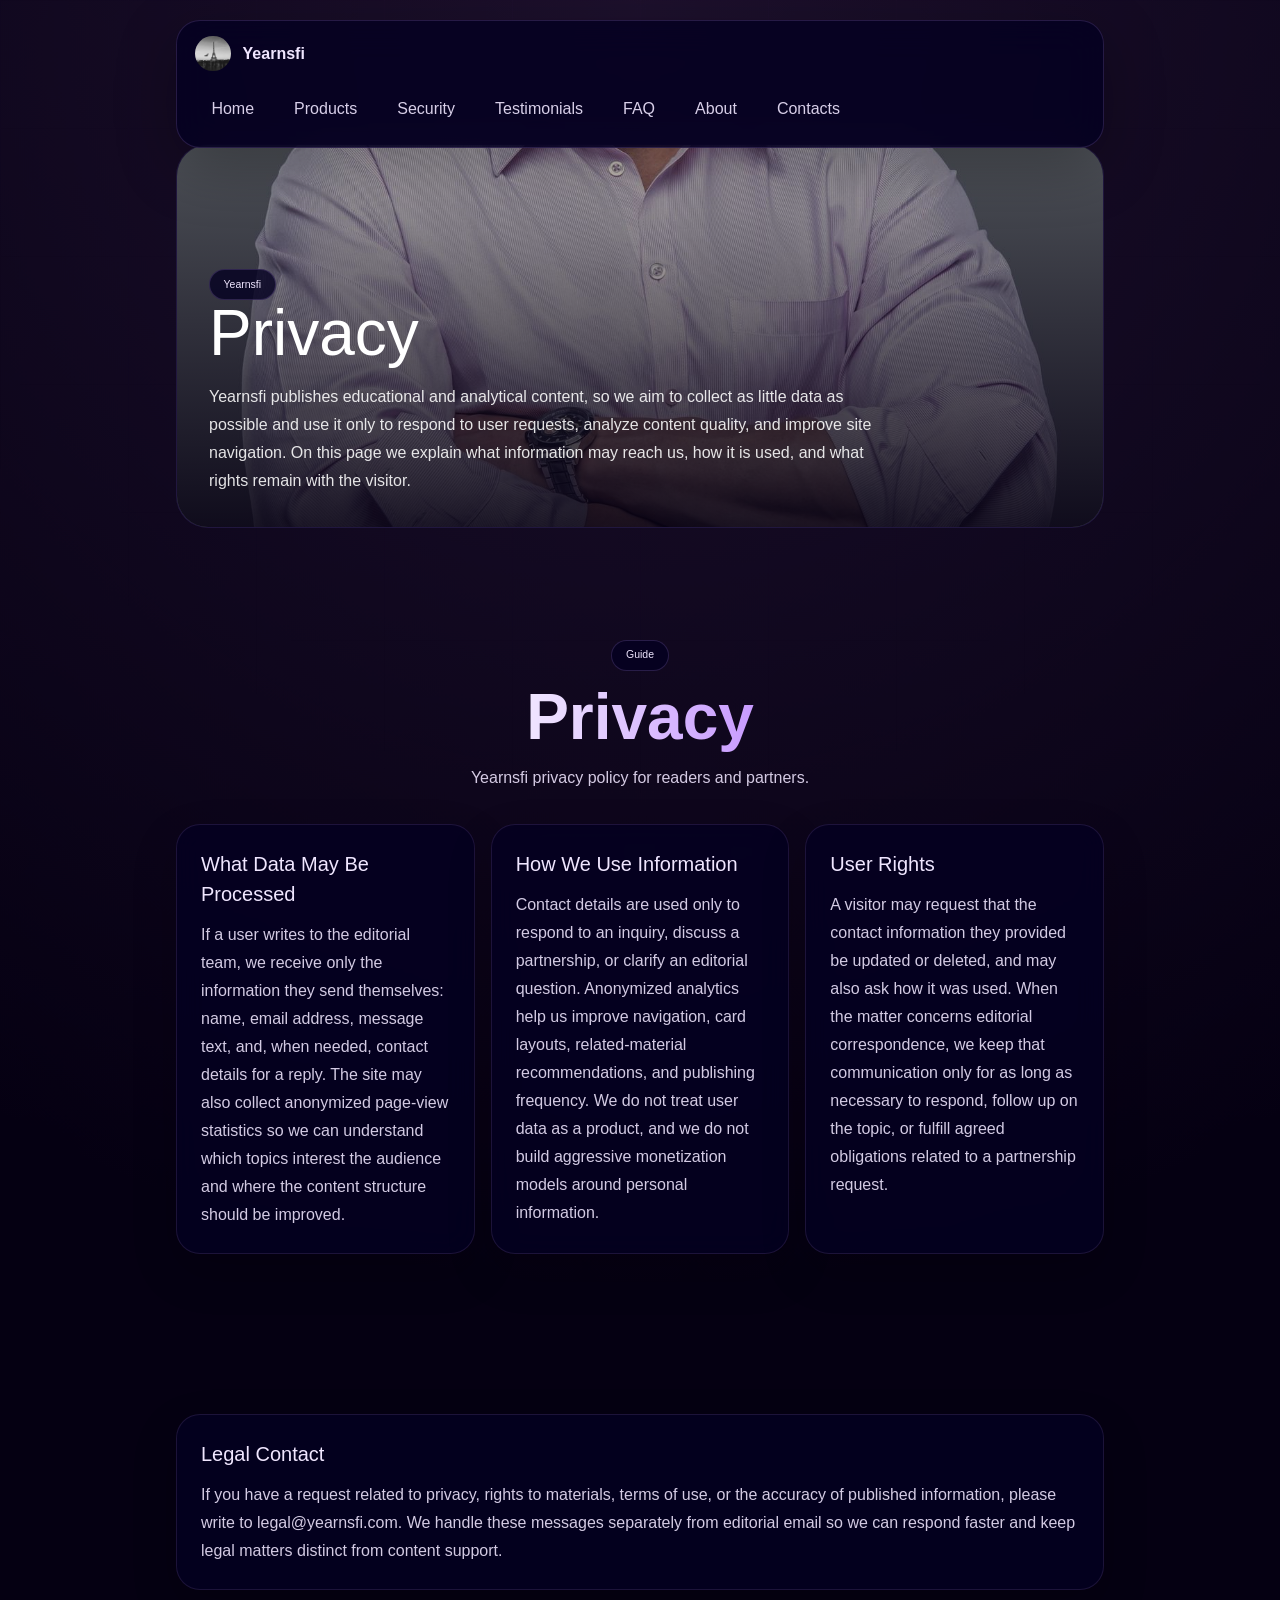
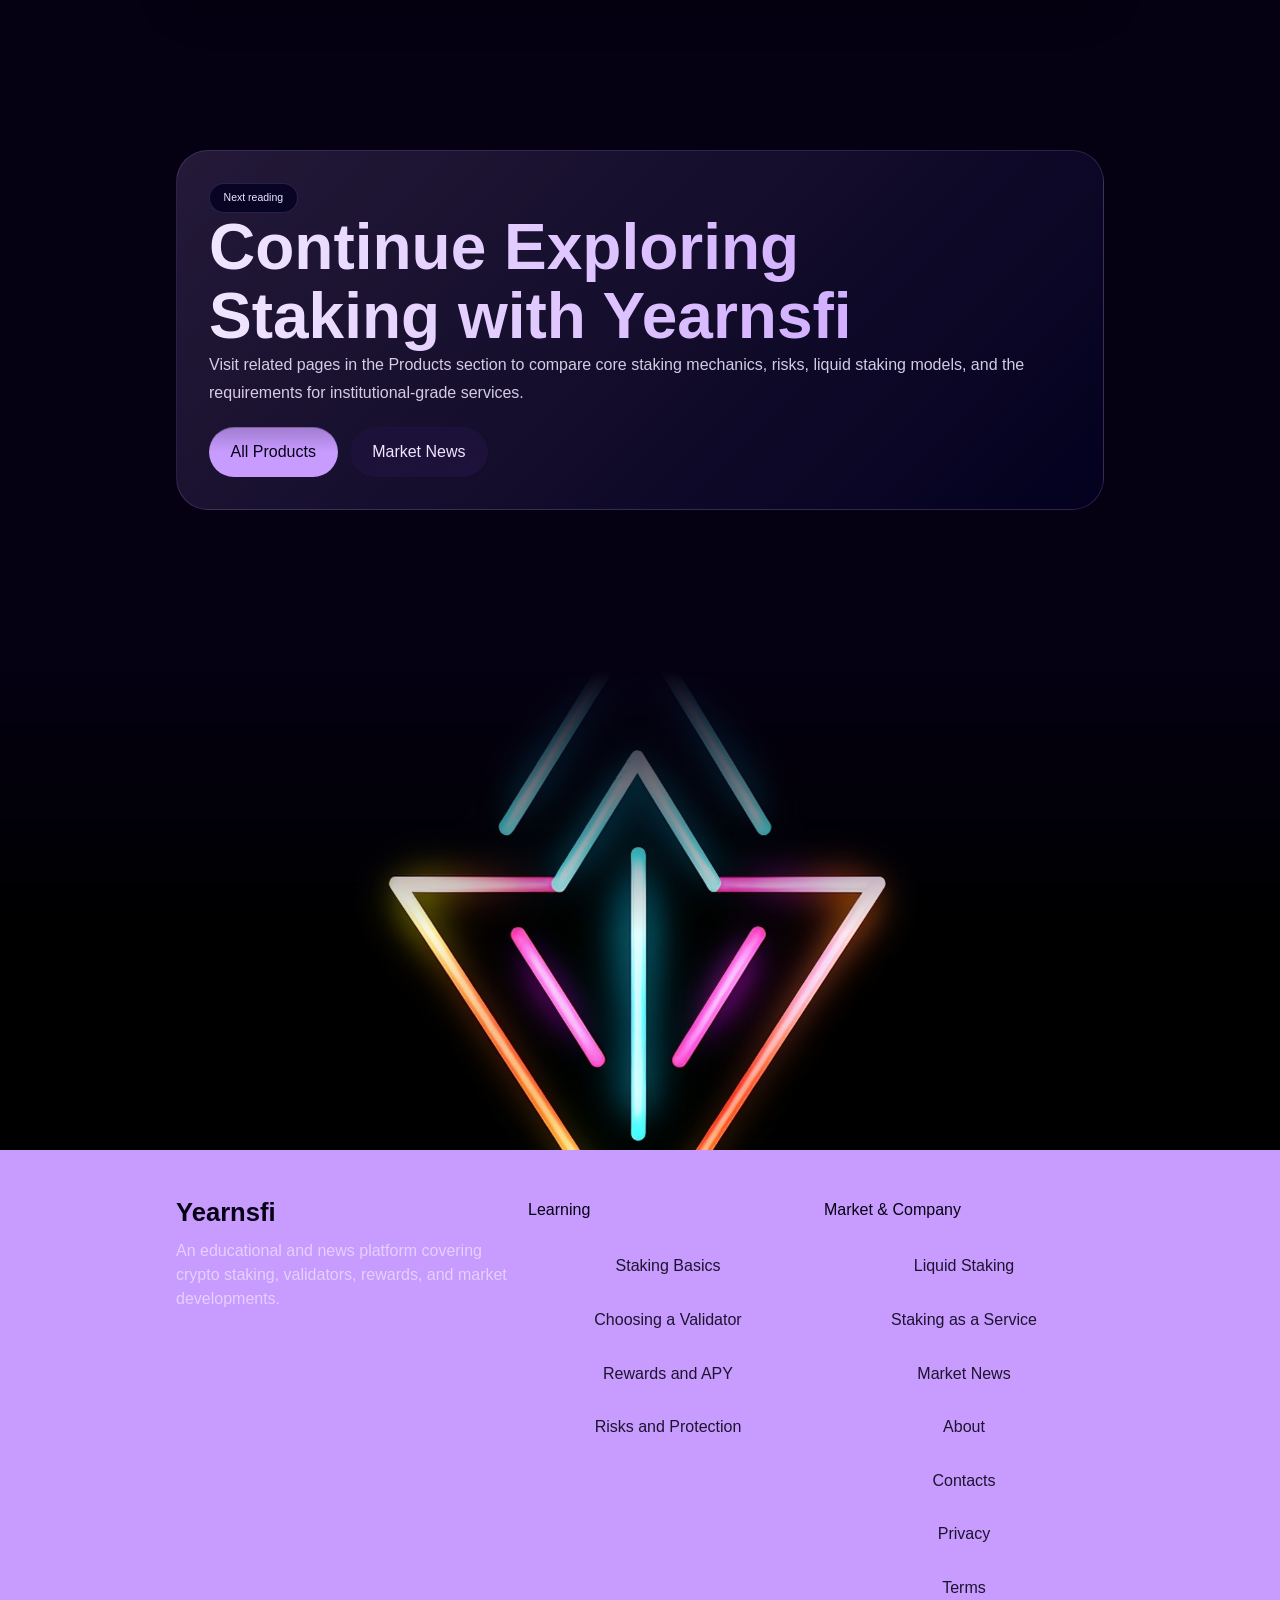
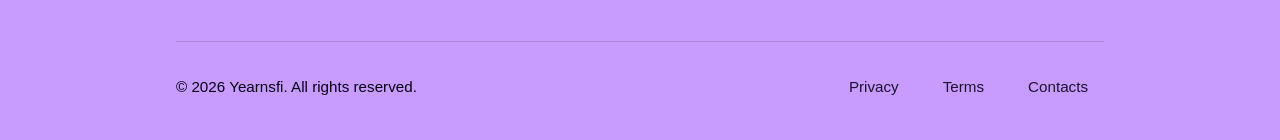
<file: privacy.html>
<!DOCTYPE html>
<html lang="en">
<head>
  <meta charset="UTF-8">
  <meta name="viewport" content="width=device-width, initial-scale=1.0">
  <title>Yearnsfi — Privacy</title>
  <meta name="description" content="Yearnsfi privacy policy for readers and partners.">
  <link rel="stylesheet" href="css2.css">
  <link rel="stylesheet" href="styles.css">
</head>
<body>
  <div id="root" class="page-shell">
    
<nav class="nav-wrap" data-site-nav>
  <div class="nav-card">
    <div class="nav-main">
      <a class="brand-link" href="index.html#hero">
        <img src="318-800x600.jpg" alt="Yearnsfi logo">
        <span>Yearnsfi</span>
      </a>
      <button class="nav-toggle primary-button" type="button" aria-expanded="false" aria-label="Open navigation" data-nav-toggle>
        <svg xmlns="http://www.w3.org/2000/svg" width="24" height="24" viewBox="0 0 24 24" fill="none" stroke="currentColor" stroke-width="1.5" stroke-linecap="round" stroke-linejoin="round" class="text-primary-cta-text" aria-hidden="true">
          <path d="M5 12h14"></path>
          <path d="M12 5v14"></path>
        </svg>
      </button>
    </div>
    <div class="nav-links mobile-only" data-nav-panel>
      <a class="nav-link" href="index.html#hero">Home</a><a class="nav-link" href="index.html#products">Products</a><a class="nav-link" href="index.html#security">Security</a><a class="nav-link" href="index.html#testimonials">Testimonials</a><a class="nav-link" href="index.html#faq">FAQ</a><a class="nav-link" href="about.html">About</a><a class="nav-link" href="contacts.html">Contacts</a>
    </div>
  </div>
</nav>

    <main class="flex-grow">
      <section class="page-hero">
        <div class="content-width">
          <div class="page-hero-card">
            <img src="portrait-elegant-male-shirt-isolated-grey-background_613910-15762.jpg" alt="Privacy">
            <div class="page-hero-content">
              <div class="section-kicker">Yearnsfi</div>
              <h1 class="page-hero-title">Privacy</h1>
              <p class="page-hero-text">Yearnsfi publishes educational and analytical content, so we aim to collect as little data as possible and use it only to respond to user requests, analyze content quality, and improve site navigation. On this page we explain what information may reach us, how it is used, and what rights remain with the visitor.</p>
            </div>
          </div>
        </div>
      </section>
      
<section class="section-spacing">
  <div class="content-width">
    
      <div class="section-head">
        <div class="section-kicker">Guide</div>
        <h2 class="section-title">Privacy</h2>
        <p class="section-copy">Yearnsfi privacy policy for readers and partners.</p>
      </div>
    
    <div class="article-grid"><article class="article-card"><h3>What Data May Be Processed</h3><p>If a user writes to the editorial team, we receive only the information they send themselves: name, email address, message text, and, when needed, contact details for a reply. The site may also collect anonymized page-view statistics so we can understand which topics interest the audience and where the content structure should be improved.</p></article><article class="article-card"><h3>How We Use Information</h3><p>Contact details are used only to respond to an inquiry, discuss a partnership, or clarify an editorial question. Anonymized analytics help us improve navigation, card layouts, related-material recommendations, and publishing frequency. We do not treat user data as a product, and we do not build aggressive monetization models around personal information.</p></article><article class="article-card"><h3>User Rights</h3><p>A visitor may request that the contact information they provided be updated or deleted, and may also ask how it was used. When the matter concerns editorial correspondence, we keep that communication only for as long as necessary to respond, follow up on the topic, or fulfill agreed obligations related to a partnership request.</p></article></div>
  </div>
</section>

<section class="section-spacing">
  <div class="content-width">
    <div class="panel">
      <h3>Legal Contact</h3>
      <p>If you have a request related to privacy, rights to materials, terms of use, or the accuracy of published information, please write to legal@yearnsfi.com. We handle these messages separately from editorial email so we can respond faster and keep legal matters distinct from content support.</p>
    </div>
  </div>
</section>

<section class="section-spacing">
  <div class="content-width">
    <div class="cta-box">
      <div class="section-kicker">Next reading</div>
      <h2 class="section-title">Continue Exploring Staking with Yearnsfi</h2>
      <p class="section-copy">Visit related pages in the Products section to compare core staking mechanics, risks, liquid staking models, and the requirements for institutional-grade services.</p>
      <div class="cta-row" style="margin-top: 1.25rem;">
        <a class="inline-button primary-button text-primary-cta-text" href="index.html#products">All Products</a>
        <a class="inline-button secondary-button text-secondary-cta-text" href="staking-news.html">Market News</a>
      </div>
    </div>
  </div>
</section>

    </main>
    
<footer class="footer-section">
  <div class="footer-banner">
    <img src="arrow-with-bright-neon-colors_23-2151205031.jpg" alt="Yearnsfi neon abstract background">
  </div>
  <div class="footer-body">
    <div class="content-width">
      <div class="footer-grid">
        <div class="footer-brand">
          <h2 class="text-4xl font-semibold">Yearnsfi</h2>
          <p class="text-muted">An educational and news platform covering crypto staking, validators, rewards, and market developments.</p>
        </div>
        <div class="footer-column">
          <h3>Learning</h3>
          <a class="footer-link" href="staking-basics.html">Staking Basics</a><a class="footer-link" href="validator-guide.html">Choosing a Validator</a><a class="footer-link" href="reward-strategies.html">Rewards and APY</a><a class="footer-link" href="risk-management.html">Risks and Protection</a>
        </div>
        <div class="footer-column">
          <h3>Market & Company</h3>
          <a class="footer-link" href="liquid-staking.html">Liquid Staking</a><a class="footer-link" href="institutional-staking.html">Staking as a Service</a><a class="footer-link" href="staking-news.html">Market News</a><a class="footer-link" href="about.html">About</a><a class="footer-link" href="contacts.html">Contacts</a><a class="footer-link" href="privacy.html">Privacy</a><a class="footer-link" href="terms.html">Terms</a>
        </div>
      </div>
      <div class="footer-bottom">
        <span>© <span data-current-year></span> Yearnsfi. All rights reserved.</span>
        <div class="cta-row">
          <a class="footer-link" href="privacy.html">Privacy</a>
          <a class="footer-link" href="terms.html">Terms</a>
          <a class="footer-link" href="contacts.html">Contacts</a>
        </div>
      </div>
    </div>
  </div>
</footer>

  </div>
  <script src="main.js"></script>
</body>
</html>
</file>
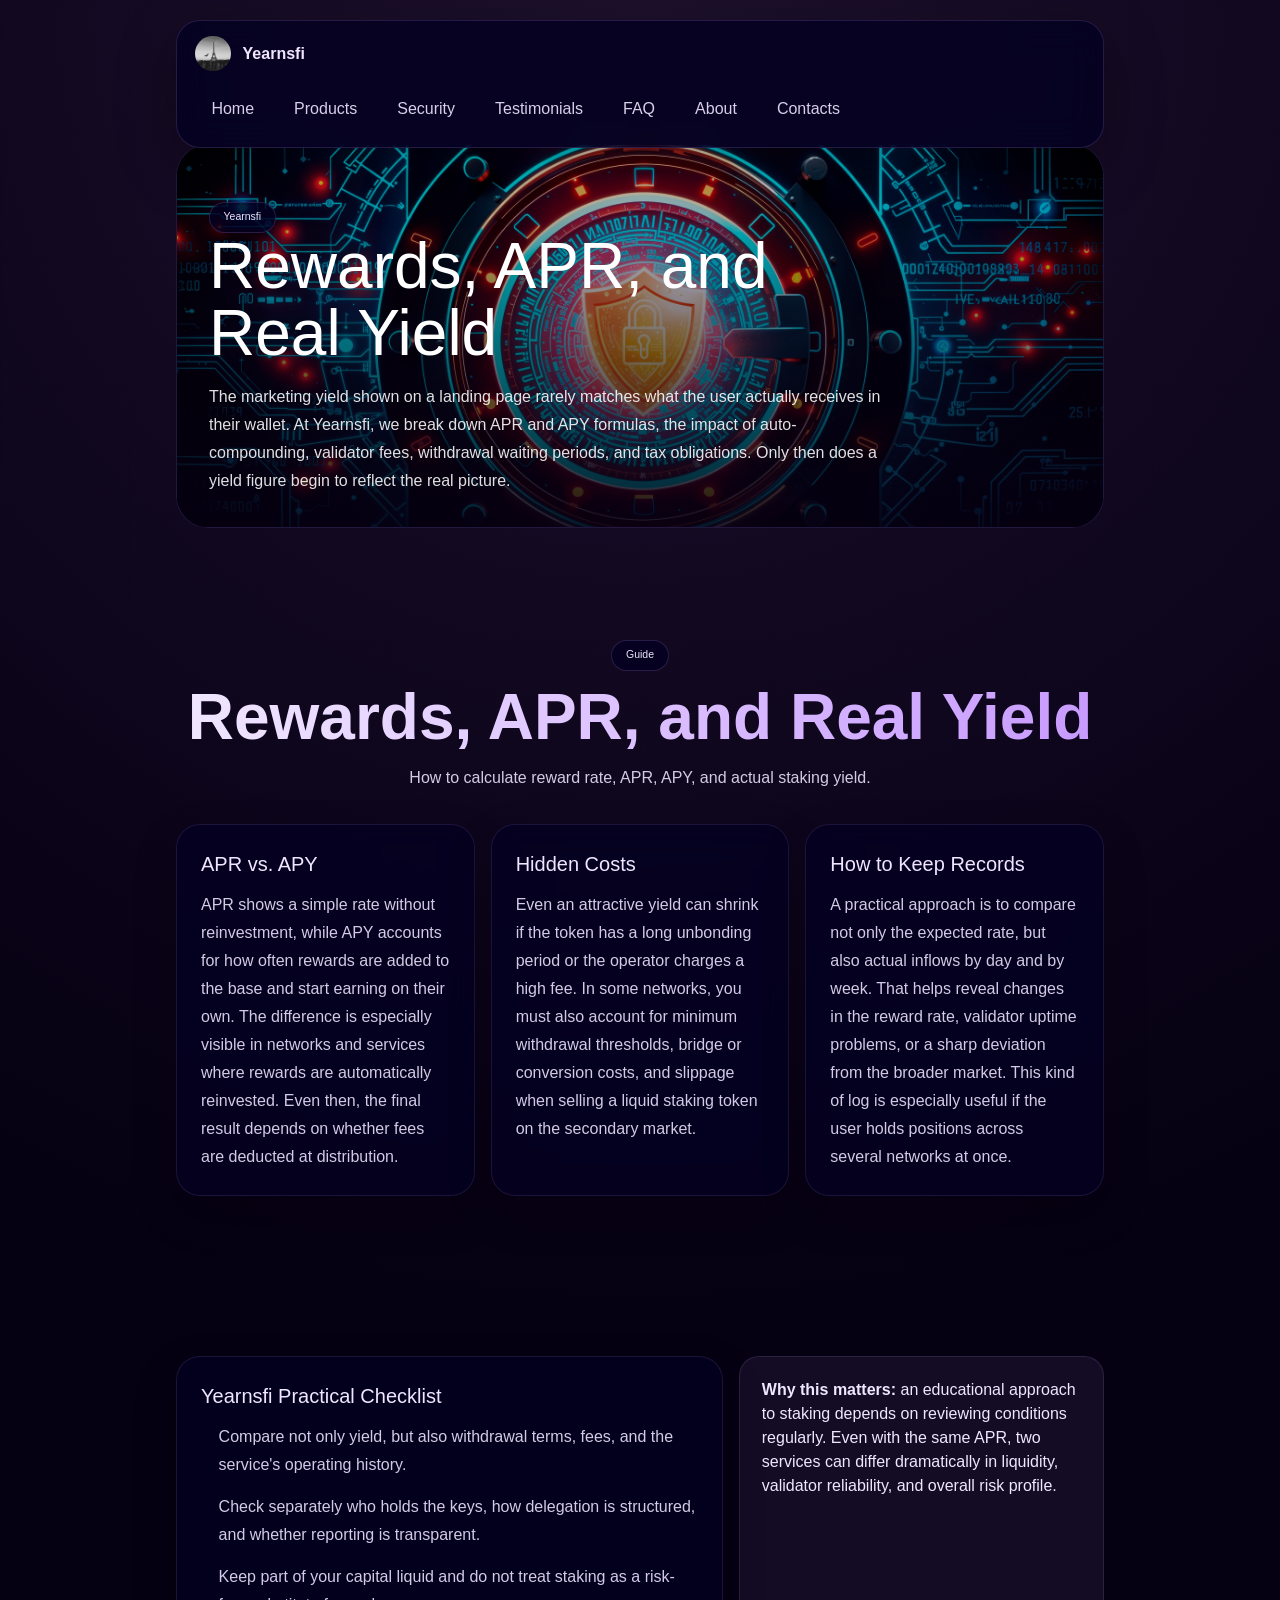
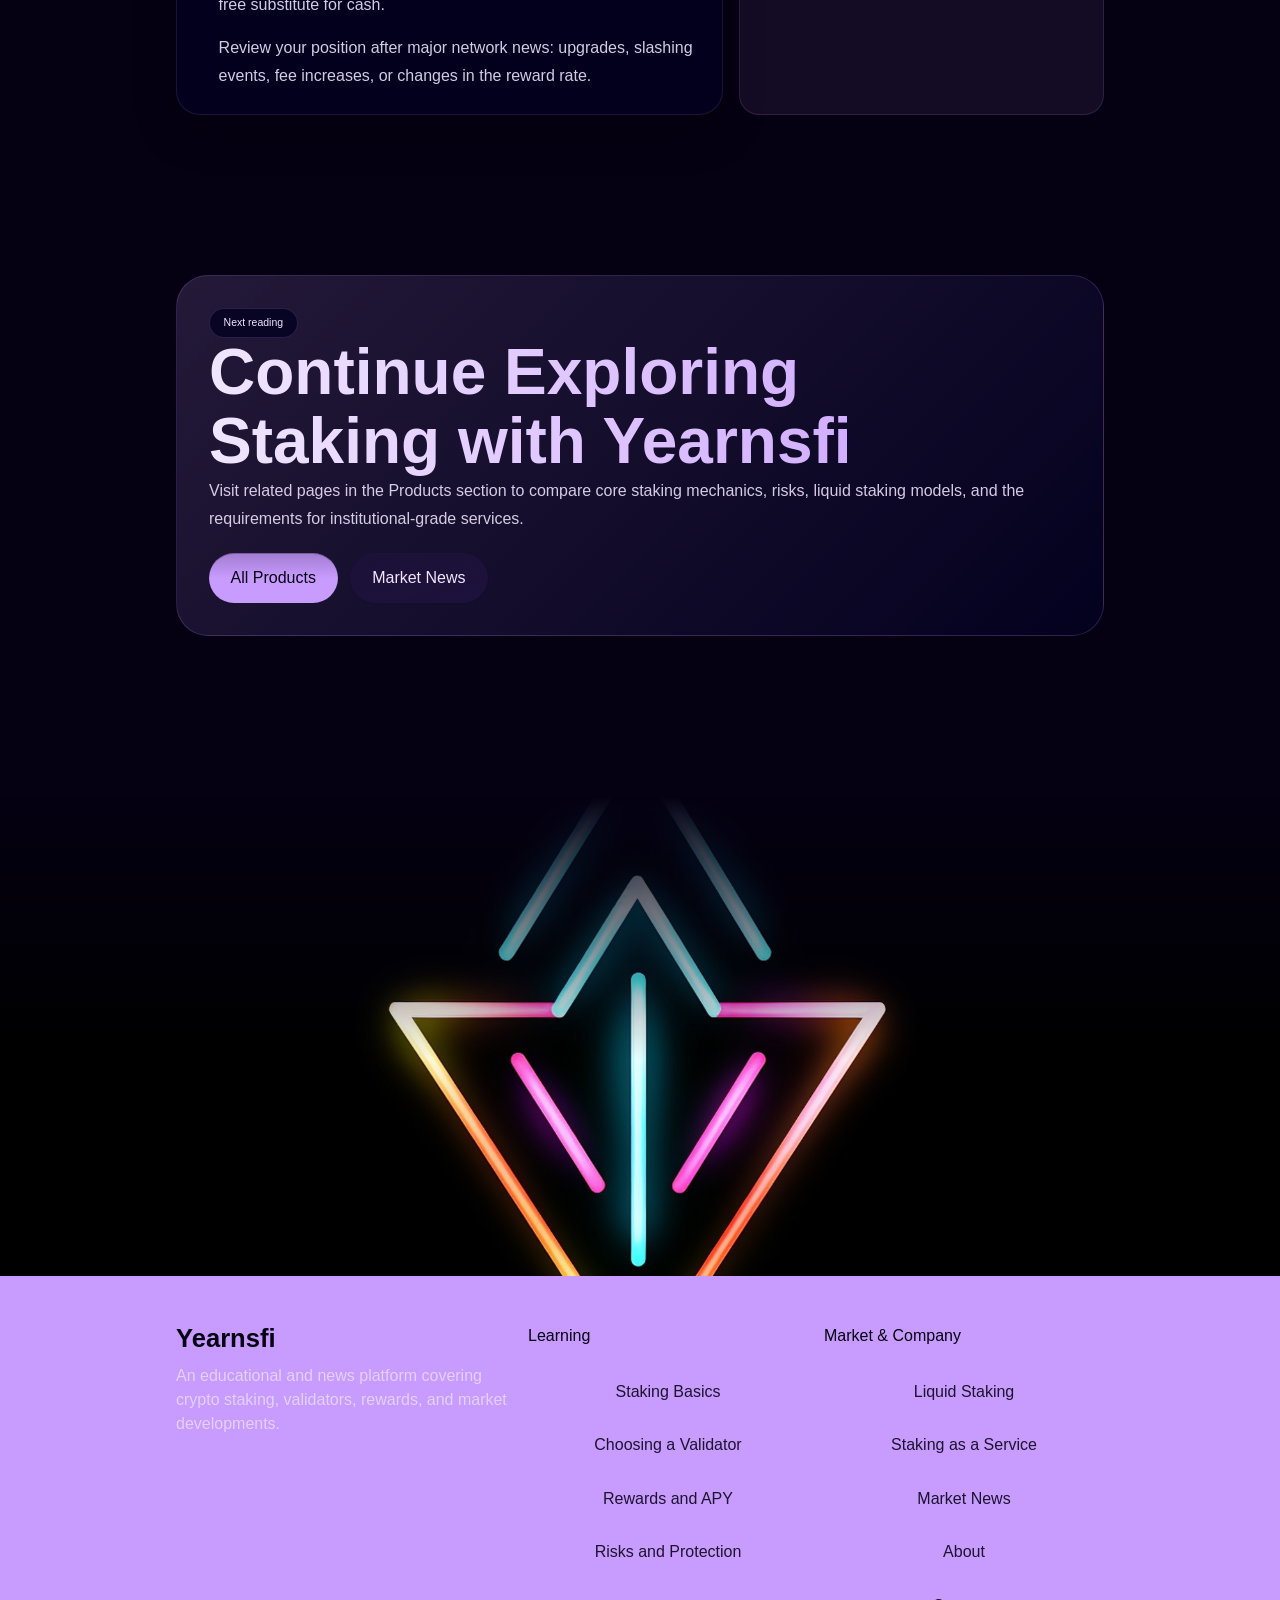
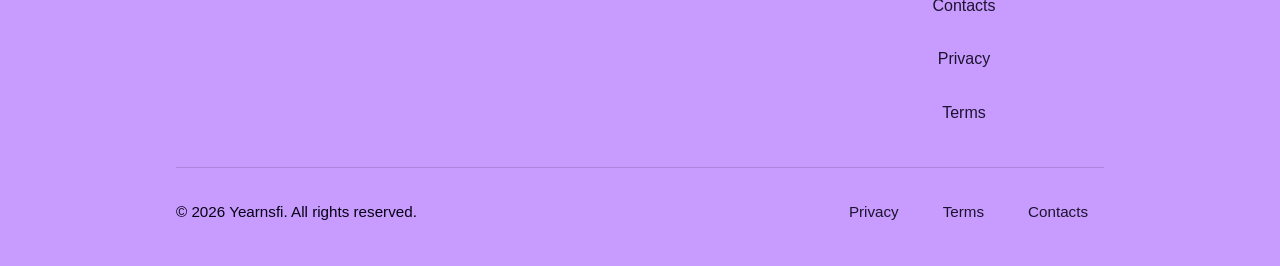
<file: reward-strategies.html>
<!DOCTYPE html>
<html lang="en">
<head>
  <meta charset="UTF-8">
  <meta name="viewport" content="width=device-width, initial-scale=1.0">
  <title>Yearnsfi — Rewards and APY</title>
  <meta name="description" content="How to calculate reward rate, APR, APY, and actual staking yield.">
  <link rel="stylesheet" href="css2.css">
  <link rel="stylesheet" href="styles.css">
</head>
<body>
  <div id="root" class="page-shell">
    
<nav class="nav-wrap" data-site-nav>
  <div class="nav-card">
    <div class="nav-main">
      <a class="brand-link" href="index.html#hero">
        <img src="318-800x600.jpg" alt="Yearnsfi logo">
        <span>Yearnsfi</span>
      </a>
      <button class="nav-toggle primary-button" type="button" aria-expanded="false" aria-label="Open navigation" data-nav-toggle>
        <svg xmlns="http://www.w3.org/2000/svg" width="24" height="24" viewBox="0 0 24 24" fill="none" stroke="currentColor" stroke-width="1.5" stroke-linecap="round" stroke-linejoin="round" class="text-primary-cta-text" aria-hidden="true">
          <path d="M5 12h14"></path>
          <path d="M12 5v14"></path>
        </svg>
      </button>
    </div>
    <div class="nav-links mobile-only" data-nav-panel>
      <a class="nav-link" href="index.html#hero">Home</a><a class="nav-link" href="index.html#products">Products</a><a class="nav-link" href="index.html#security">Security</a><a class="nav-link" href="index.html#testimonials">Testimonials</a><a class="nav-link" href="index.html#faq">FAQ</a><a class="nav-link" href="about.html">About</a><a class="nav-link" href="contacts.html">Contacts</a>
    </div>
  </div>
</nav>

    <main class="flex-grow">
      <section class="page-hero">
        <div class="content-width">
          <div class="page-hero-card">
            <img src="abstract-cybersecurity-concept-design_23-2151841692.jpg" alt="Rewards, APR, and real yield">
            <div class="page-hero-content">
              <div class="section-kicker">Yearnsfi</div>
              <h1 class="page-hero-title">Rewards, APR, and Real Yield</h1>
              <p class="page-hero-text">The marketing yield shown on a landing page rarely matches what the user actually receives in their wallet. At Yearnsfi, we break down APR and APY formulas, the impact of auto-compounding, validator fees, withdrawal waiting periods, and tax obligations. Only then does a yield figure begin to reflect the real picture.</p>
            </div>
          </div>
        </div>
      </section>
      
<section class="section-spacing">
  <div class="content-width">
    
      <div class="section-head">
        <div class="section-kicker">Guide</div>
        <h2 class="section-title">Rewards, APR, and Real Yield</h2>
        <p class="section-copy">How to calculate reward rate, APR, APY, and actual staking yield.</p>
      </div>
    
    <div class="article-grid"><article class="article-card"><h3>APR vs. APY</h3><p>APR shows a simple rate without reinvestment, while APY accounts for how often rewards are added to the base and start earning on their own. The difference is especially visible in networks and services where rewards are automatically reinvested. Even then, the final result depends on whether fees are deducted at distribution.</p></article><article class="article-card"><h3>Hidden Costs</h3><p>Even an attractive yield can shrink if the token has a long unbonding period or the operator charges a high fee. In some networks, you must also account for minimum withdrawal thresholds, bridge or conversion costs, and slippage when selling a liquid staking token on the secondary market.</p></article><article class="article-card"><h3>How to Keep Records</h3><p>A practical approach is to compare not only the expected rate, but also actual inflows by day and by week. That helps reveal changes in the reward rate, validator uptime problems, or a sharp deviation from the broader market. This kind of log is especially useful if the user holds positions across several networks at once.</p></article></div>
  </div>
</section>

<section class="section-spacing">
  <div class="content-width split-layout">
    <article class="panel">
      <h3>Yearnsfi Practical Checklist</h3>
      <ul class="page-list">
        <li>Compare not only yield, but also withdrawal terms, fees, and the service's operating history.</li>
        <li>Check separately who holds the keys, how delegation is structured, and whether reporting is transparent.</li>
        <li>Keep part of your capital liquid and do not treat staking as a risk-free substitute for cash.</li>
        <li>Review your position after major network news: upgrades, slashing events, fee increases, or changes in the reward rate.</li>
      </ul>
    </article>
    <aside class="note-box">
      <p><strong>Why this matters:</strong> an educational approach to staking depends on reviewing conditions regularly. Even with the same APR, two services can differ dramatically in liquidity, validator reliability, and overall risk profile.</p>
    </aside>
  </div>
</section>

<section class="section-spacing">
  <div class="content-width">
    <div class="cta-box">
      <div class="section-kicker">Next reading</div>
      <h2 class="section-title">Continue Exploring Staking with Yearnsfi</h2>
      <p class="section-copy">Visit related pages in the Products section to compare core staking mechanics, risks, liquid staking models, and the requirements for institutional-grade services.</p>
      <div class="cta-row" style="margin-top: 1.25rem;">
        <a class="inline-button primary-button text-primary-cta-text" href="index.html#products">All Products</a>
        <a class="inline-button secondary-button text-secondary-cta-text" href="staking-news.html">Market News</a>
      </div>
    </div>
  </div>
</section>

    </main>
    
<footer class="footer-section">
  <div class="footer-banner">
    <img src="arrow-with-bright-neon-colors_23-2151205031.jpg" alt="Yearnsfi neon abstract background">
  </div>
  <div class="footer-body">
    <div class="content-width">
      <div class="footer-grid">
        <div class="footer-brand">
          <h2 class="text-4xl font-semibold">Yearnsfi</h2>
          <p class="text-muted">An educational and news platform covering crypto staking, validators, rewards, and market developments.</p>
        </div>
        <div class="footer-column">
          <h3>Learning</h3>
          <a class="footer-link" href="staking-basics.html">Staking Basics</a><a class="footer-link" href="validator-guide.html">Choosing a Validator</a><a class="footer-link" href="reward-strategies.html">Rewards and APY</a><a class="footer-link" href="risk-management.html">Risks and Protection</a>
        </div>
        <div class="footer-column">
          <h3>Market & Company</h3>
          <a class="footer-link" href="liquid-staking.html">Liquid Staking</a><a class="footer-link" href="institutional-staking.html">Staking as a Service</a><a class="footer-link" href="staking-news.html">Market News</a><a class="footer-link" href="about.html">About</a><a class="footer-link" href="contacts.html">Contacts</a><a class="footer-link" href="privacy.html">Privacy</a><a class="footer-link" href="terms.html">Terms</a>
        </div>
      </div>
      <div class="footer-bottom">
        <span>© <span data-current-year></span> Yearnsfi. All rights reserved.</span>
        <div class="cta-row">
          <a class="footer-link" href="privacy.html">Privacy</a>
          <a class="footer-link" href="terms.html">Terms</a>
          <a class="footer-link" href="contacts.html">Contacts</a>
        </div>
      </div>
    </div>
  </div>
</footer>

  </div>
  <script src="main.js"></script>
</body>
</html>
</file>
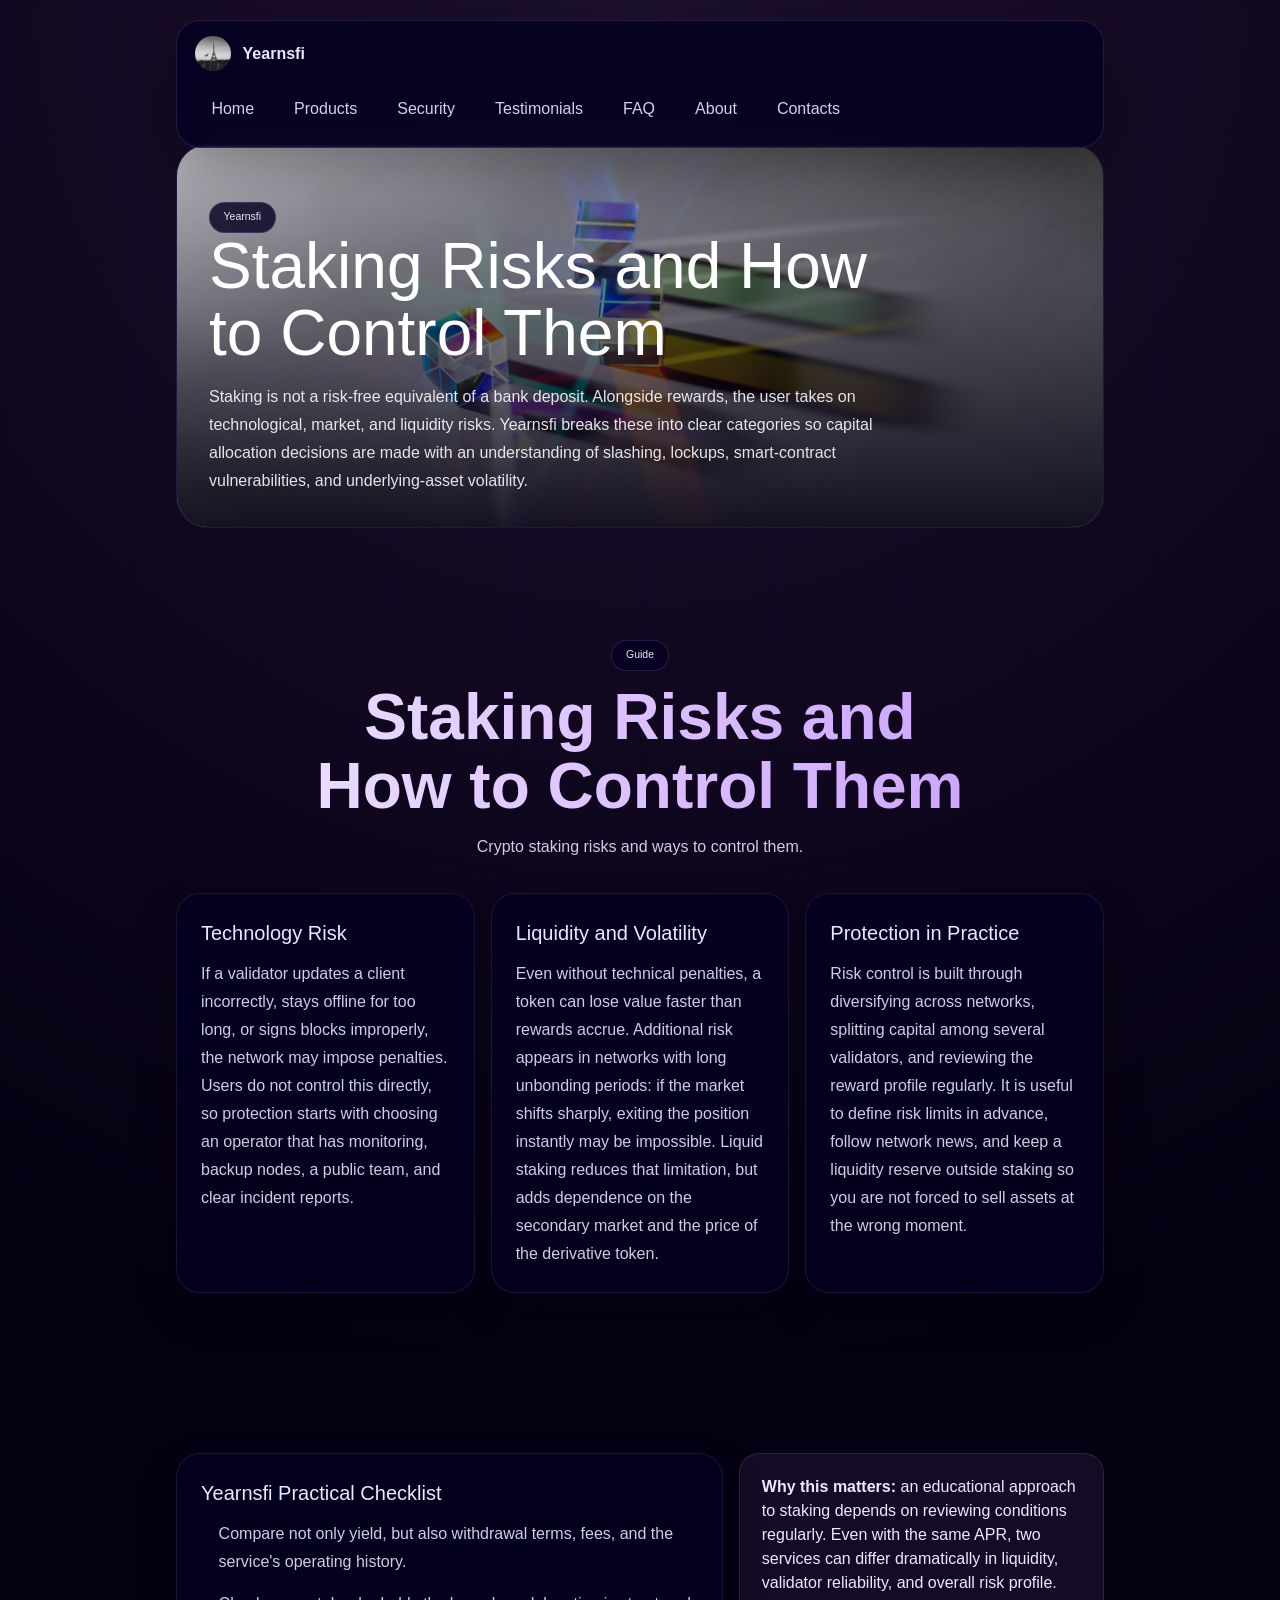
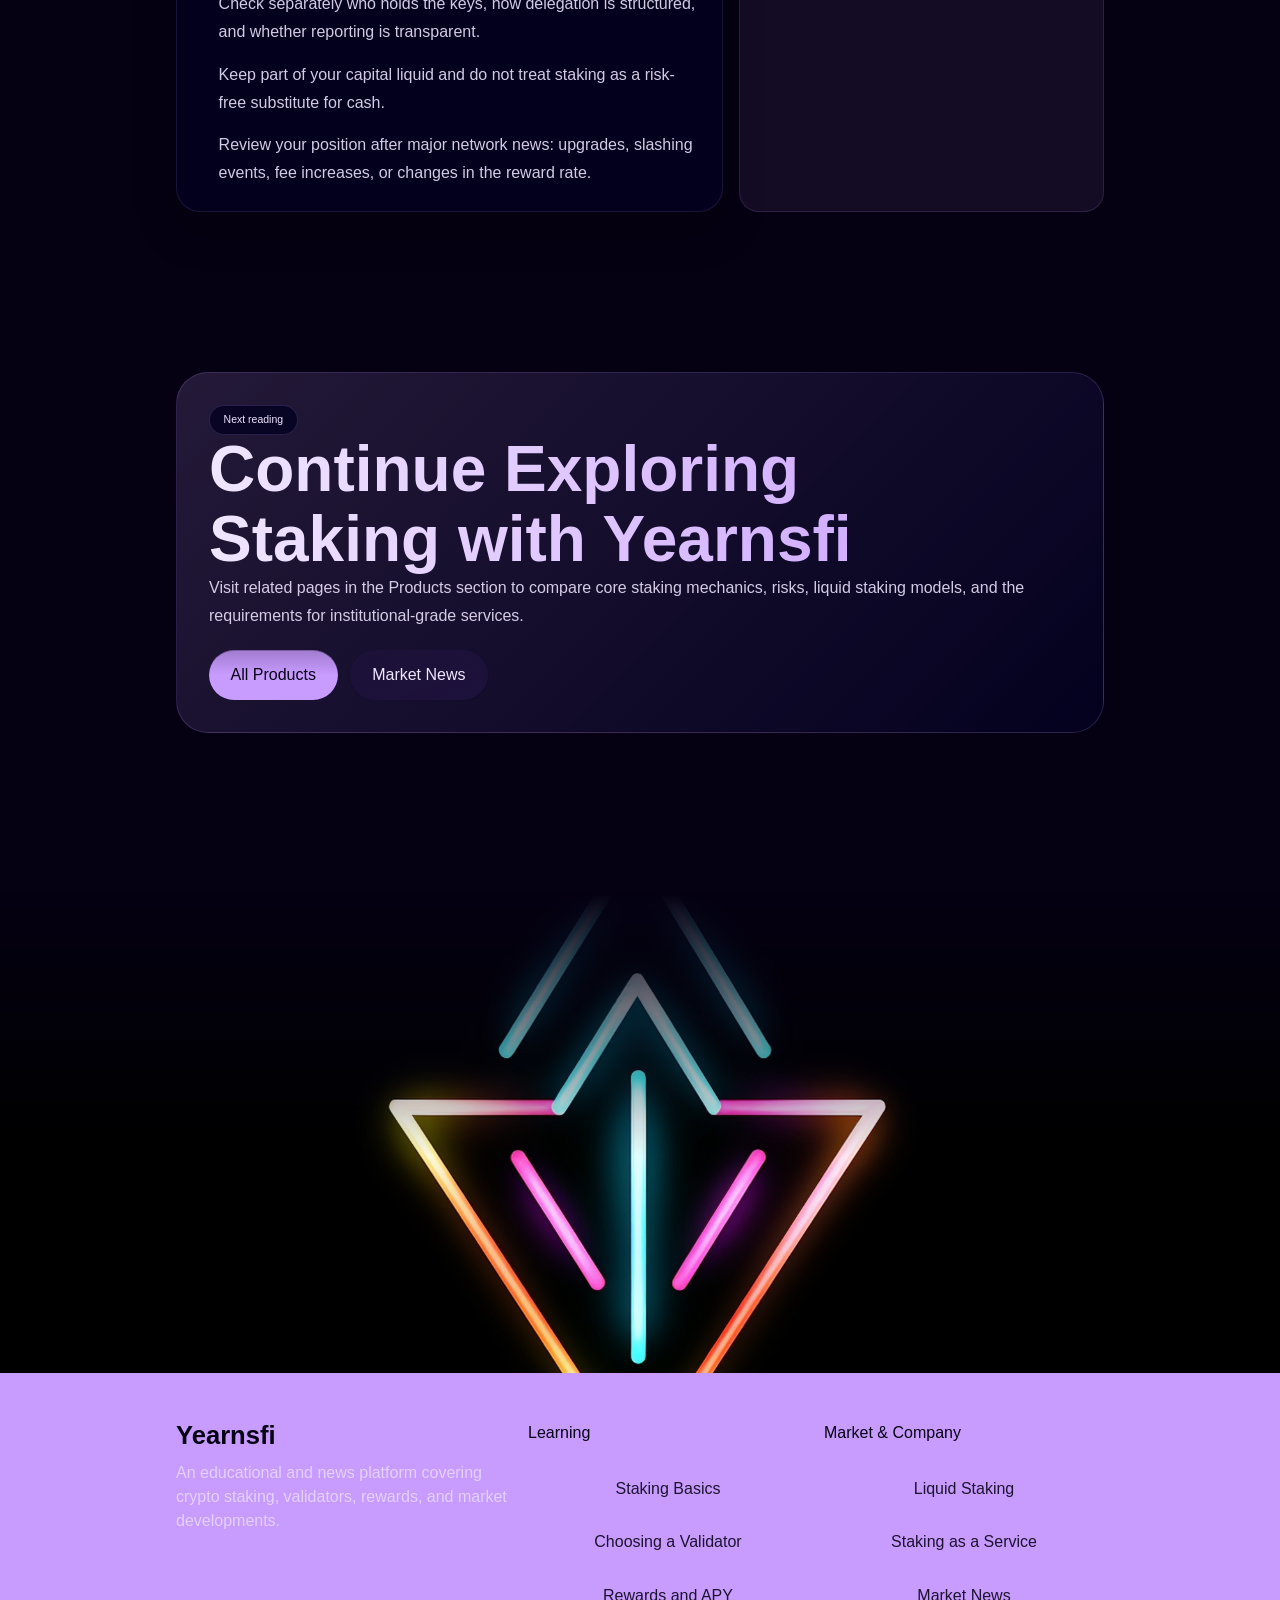
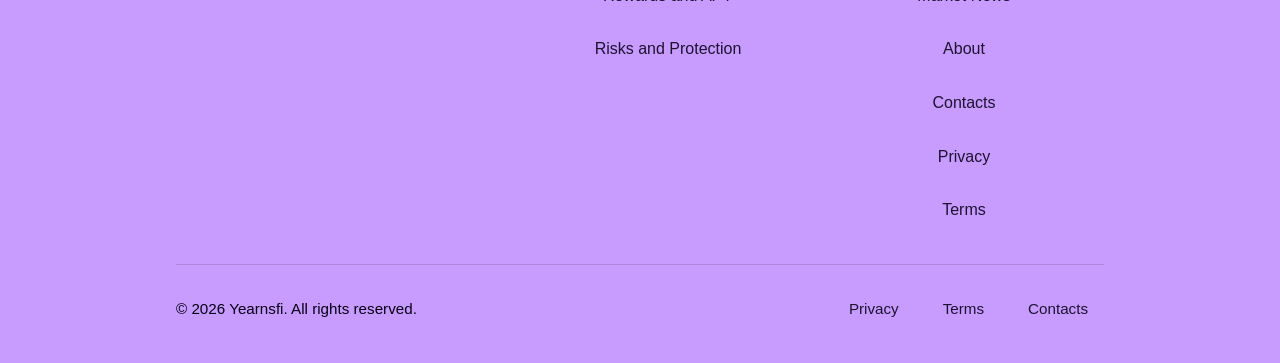
<file: risk-management.html>
<!DOCTYPE html>
<html lang="en">
<head>
  <meta charset="UTF-8">
  <meta name="viewport" content="width=device-width, initial-scale=1.0">
  <title>Yearnsfi — Risks and Protection</title>
  <meta name="description" content="Crypto staking risks and ways to control them.">
  <link rel="stylesheet" href="css2.css">
  <link rel="stylesheet" href="styles.css">
</head>
<body>
  <div id="root" class="page-shell">
    
<nav class="nav-wrap" data-site-nav>
  <div class="nav-card">
    <div class="nav-main">
      <a class="brand-link" href="index.html#hero">
        <img src="318-800x600.jpg" alt="Yearnsfi logo">
        <span>Yearnsfi</span>
      </a>
      <button class="nav-toggle primary-button" type="button" aria-expanded="false" aria-label="Open navigation" data-nav-toggle>
        <svg xmlns="http://www.w3.org/2000/svg" width="24" height="24" viewBox="0 0 24 24" fill="none" stroke="currentColor" stroke-width="1.5" stroke-linecap="round" stroke-linejoin="round" class="text-primary-cta-text" aria-hidden="true">
          <path d="M5 12h14"></path>
          <path d="M12 5v14"></path>
        </svg>
      </button>
    </div>
    <div class="nav-links mobile-only" data-nav-panel>
      <a class="nav-link" href="index.html#hero">Home</a><a class="nav-link" href="index.html#products">Products</a><a class="nav-link" href="index.html#security">Security</a><a class="nav-link" href="index.html#testimonials">Testimonials</a><a class="nav-link" href="index.html#faq">FAQ</a><a class="nav-link" href="about.html">About</a><a class="nav-link" href="contacts.html">Contacts</a>
    </div>
  </div>
</nav>

    <main class="flex-grow">
      <section class="page-hero">
        <div class="content-width">
          <div class="page-hero-card">
            <img src="collection-abstract-prism-light_23-2148846188.jpg" alt="Staking risks and how to control them">
            <div class="page-hero-content">
              <div class="section-kicker">Yearnsfi</div>
              <h1 class="page-hero-title">Staking Risks and How to Control Them</h1>
              <p class="page-hero-text">Staking is not a risk-free equivalent of a bank deposit. Alongside rewards, the user takes on technological, market, and liquidity risks. Yearnsfi breaks these into clear categories so capital allocation decisions are made with an understanding of slashing, lockups, smart-contract vulnerabilities, and underlying-asset volatility.</p>
            </div>
          </div>
        </div>
      </section>
      
<section class="section-spacing">
  <div class="content-width">
    
      <div class="section-head">
        <div class="section-kicker">Guide</div>
        <h2 class="section-title">Staking Risks and How to Control Them</h2>
        <p class="section-copy">Crypto staking risks and ways to control them.</p>
      </div>
    
    <div class="article-grid"><article class="article-card"><h3>Technology Risk</h3><p>If a validator updates a client incorrectly, stays offline for too long, or signs blocks improperly, the network may impose penalties. Users do not control this directly, so protection starts with choosing an operator that has monitoring, backup nodes, a public team, and clear incident reports.</p></article><article class="article-card"><h3>Liquidity and Volatility</h3><p>Even without technical penalties, a token can lose value faster than rewards accrue. Additional risk appears in networks with long unbonding periods: if the market shifts sharply, exiting the position instantly may be impossible. Liquid staking reduces that limitation, but adds dependence on the secondary market and the price of the derivative token.</p></article><article class="article-card"><h3>Protection in Practice</h3><p>Risk control is built through diversifying across networks, splitting capital among several validators, and reviewing the reward profile regularly. It is useful to define risk limits in advance, follow network news, and keep a liquidity reserve outside staking so you are not forced to sell assets at the wrong moment.</p></article></div>
  </div>
</section>

<section class="section-spacing">
  <div class="content-width split-layout">
    <article class="panel">
      <h3>Yearnsfi Practical Checklist</h3>
      <ul class="page-list">
        <li>Compare not only yield, but also withdrawal terms, fees, and the service's operating history.</li>
        <li>Check separately who holds the keys, how delegation is structured, and whether reporting is transparent.</li>
        <li>Keep part of your capital liquid and do not treat staking as a risk-free substitute for cash.</li>
        <li>Review your position after major network news: upgrades, slashing events, fee increases, or changes in the reward rate.</li>
      </ul>
    </article>
    <aside class="note-box">
      <p><strong>Why this matters:</strong> an educational approach to staking depends on reviewing conditions regularly. Even with the same APR, two services can differ dramatically in liquidity, validator reliability, and overall risk profile.</p>
    </aside>
  </div>
</section>

<section class="section-spacing">
  <div class="content-width">
    <div class="cta-box">
      <div class="section-kicker">Next reading</div>
      <h2 class="section-title">Continue Exploring Staking with Yearnsfi</h2>
      <p class="section-copy">Visit related pages in the Products section to compare core staking mechanics, risks, liquid staking models, and the requirements for institutional-grade services.</p>
      <div class="cta-row" style="margin-top: 1.25rem;">
        <a class="inline-button primary-button text-primary-cta-text" href="index.html#products">All Products</a>
        <a class="inline-button secondary-button text-secondary-cta-text" href="staking-news.html">Market News</a>
      </div>
    </div>
  </div>
</section>

    </main>
    
<footer class="footer-section">
  <div class="footer-banner">
    <img src="arrow-with-bright-neon-colors_23-2151205031.jpg" alt="Yearnsfi neon abstract background">
  </div>
  <div class="footer-body">
    <div class="content-width">
      <div class="footer-grid">
        <div class="footer-brand">
          <h2 class="text-4xl font-semibold">Yearnsfi</h2>
          <p class="text-muted">An educational and news platform covering crypto staking, validators, rewards, and market developments.</p>
        </div>
        <div class="footer-column">
          <h3>Learning</h3>
          <a class="footer-link" href="staking-basics.html">Staking Basics</a><a class="footer-link" href="validator-guide.html">Choosing a Validator</a><a class="footer-link" href="reward-strategies.html">Rewards and APY</a><a class="footer-link" href="risk-management.html">Risks and Protection</a>
        </div>
        <div class="footer-column">
          <h3>Market & Company</h3>
          <a class="footer-link" href="liquid-staking.html">Liquid Staking</a><a class="footer-link" href="institutional-staking.html">Staking as a Service</a><a class="footer-link" href="staking-news.html">Market News</a><a class="footer-link" href="about.html">About</a><a class="footer-link" href="contacts.html">Contacts</a><a class="footer-link" href="privacy.html">Privacy</a><a class="footer-link" href="terms.html">Terms</a>
        </div>
      </div>
      <div class="footer-bottom">
        <span>© <span data-current-year></span> Yearnsfi. All rights reserved.</span>
        <div class="cta-row">
          <a class="footer-link" href="privacy.html">Privacy</a>
          <a class="footer-link" href="terms.html">Terms</a>
          <a class="footer-link" href="contacts.html">Contacts</a>
        </div>
      </div>
    </div>
  </div>
</footer>

  </div>
  <script src="main.js"></script>
</body>
</html>
</file>
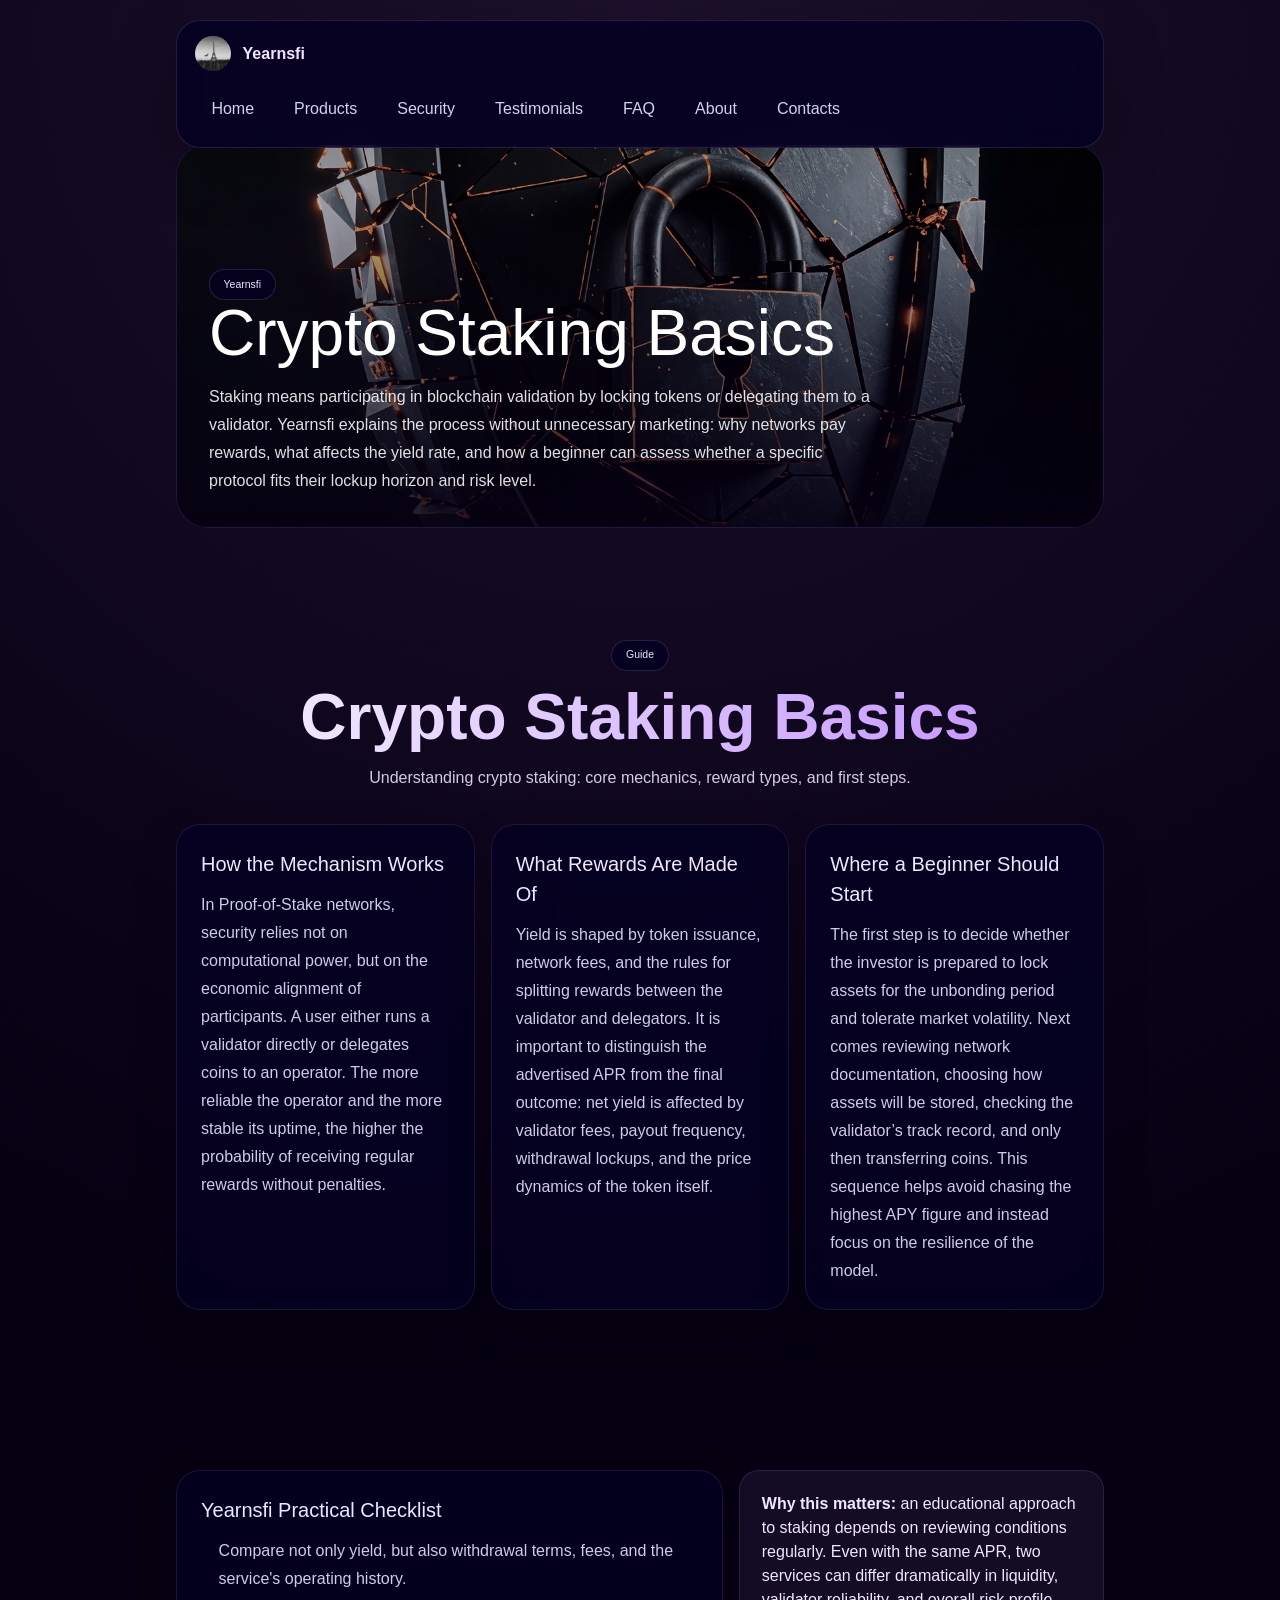
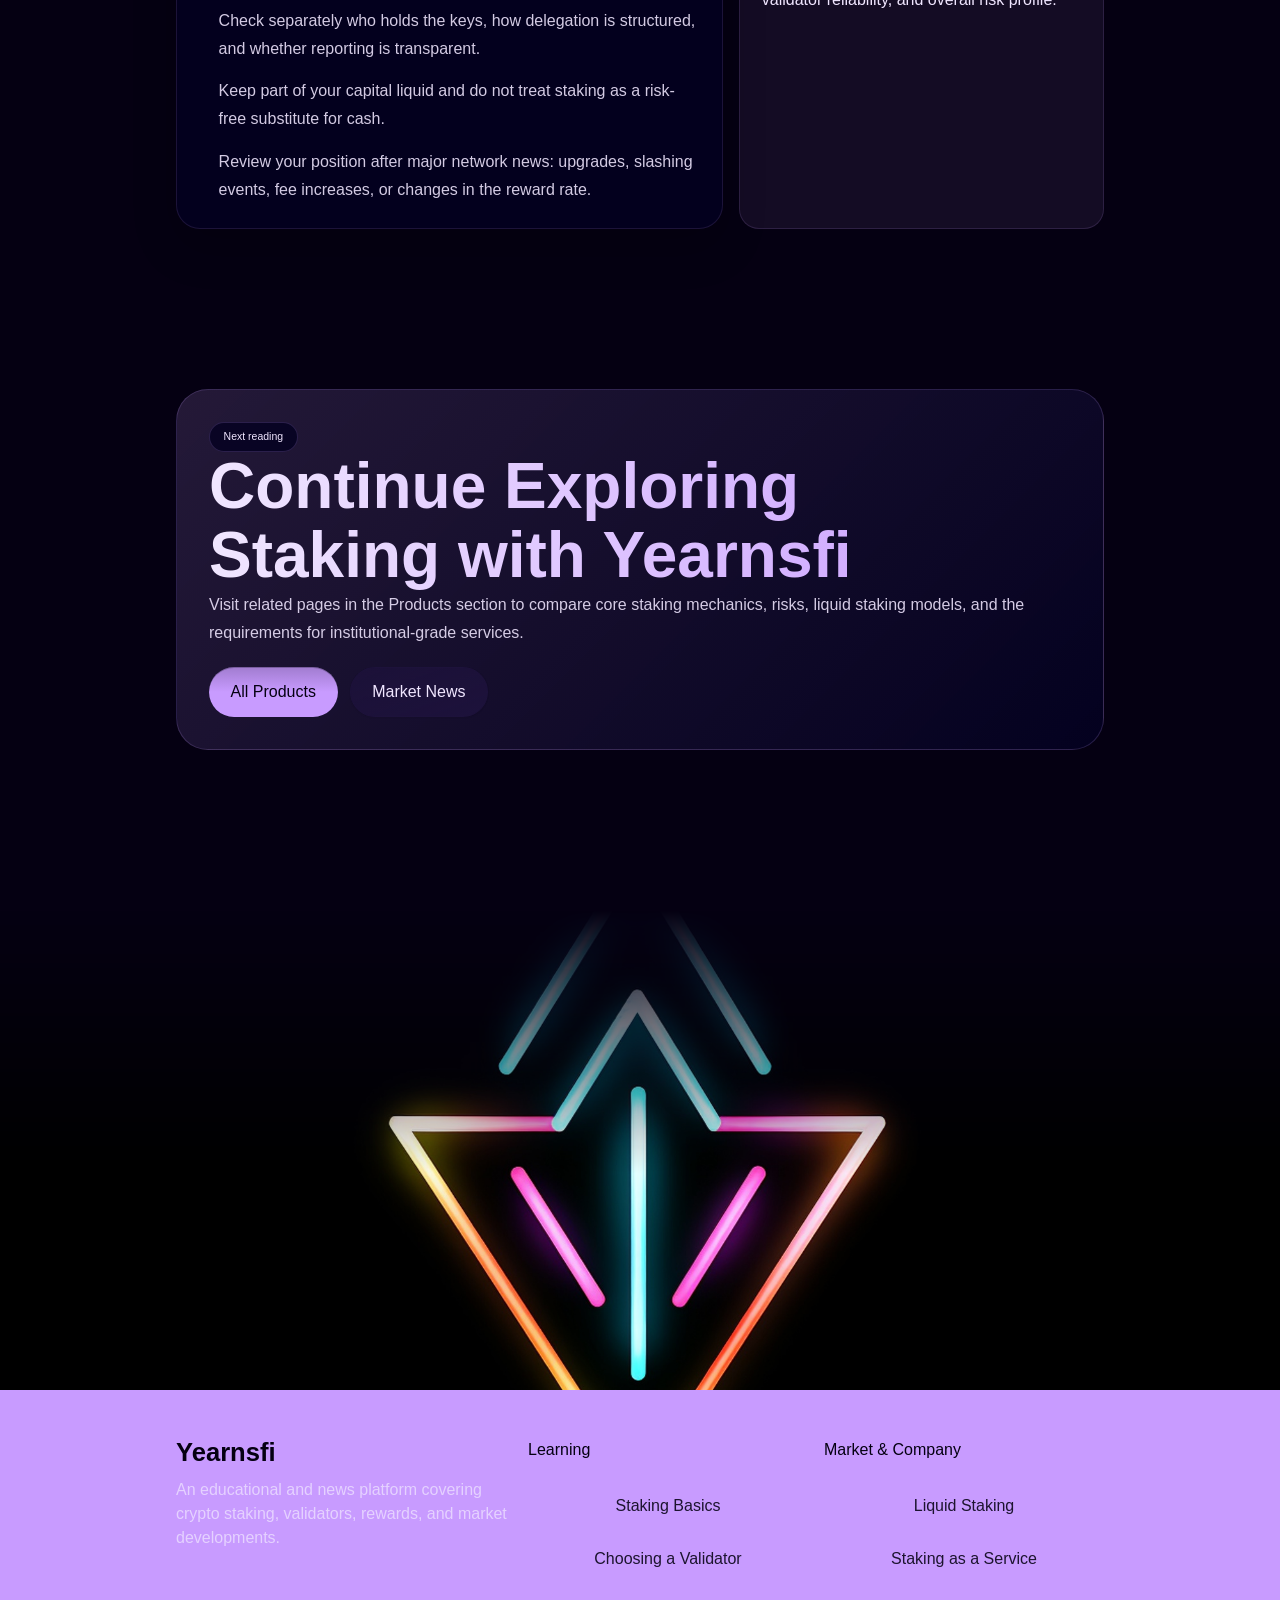
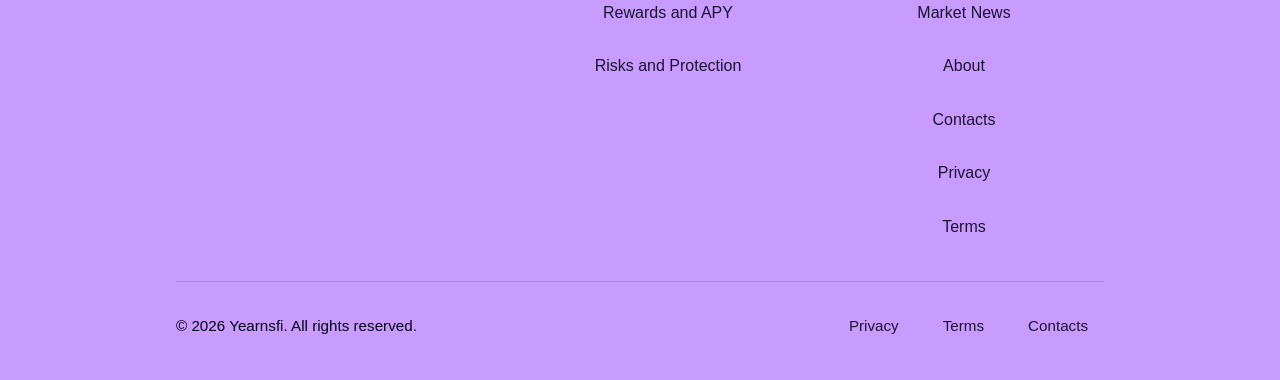
<file: staking-basics.html>
<!DOCTYPE html>
<html lang="en">
<head>
  <meta charset="UTF-8">
  <meta name="viewport" content="width=device-width, initial-scale=1.0">
  <title>Yearnsfi — Staking Basics</title>
  <meta name="description" content="Understanding crypto staking: core mechanics, reward types, and first steps.">
  <link rel="stylesheet" href="css2.css">
  <link rel="stylesheet" href="styles.css">
</head>
<body>
  <div id="root" class="page-shell">
    
<nav class="nav-wrap" data-site-nav>
  <div class="nav-card">
    <div class="nav-main">
      <a class="brand-link" href="index.html#hero">
        <img src="318-800x600.jpg" alt="Yearnsfi logo">
        <span>Yearnsfi</span>
      </a>
      <button class="nav-toggle primary-button" type="button" aria-expanded="false" aria-label="Open navigation" data-nav-toggle>
        <svg xmlns="http://www.w3.org/2000/svg" width="24" height="24" viewBox="0 0 24 24" fill="none" stroke="currentColor" stroke-width="1.5" stroke-linecap="round" stroke-linejoin="round" class="text-primary-cta-text" aria-hidden="true">
          <path d="M5 12h14"></path>
          <path d="M12 5v14"></path>
        </svg>
      </button>
    </div>
    <div class="nav-links mobile-only" data-nav-panel>
      <a class="nav-link" href="index.html#hero">Home</a><a class="nav-link" href="index.html#products">Products</a><a class="nav-link" href="index.html#security">Security</a><a class="nav-link" href="index.html#testimonials">Testimonials</a><a class="nav-link" href="index.html#faq">FAQ</a><a class="nav-link" href="about.html">About</a><a class="nav-link" href="contacts.html">Contacts</a>
    </div>
  </div>
</nav>

    <main class="flex-grow">
      <section class="page-hero">
        <div class="content-width">
          <div class="page-hero-card">
            <img src="cracked-security-shield-with-lock-cyber-security-breach_23-2152001133.jpg" alt="Crypto staking basics">
            <div class="page-hero-content">
              <div class="section-kicker">Yearnsfi</div>
              <h1 class="page-hero-title">Crypto Staking Basics</h1>
              <p class="page-hero-text">Staking means participating in blockchain validation by locking tokens or delegating them to a validator. Yearnsfi explains the process without unnecessary marketing: why networks pay rewards, what affects the yield rate, and how a beginner can assess whether a specific protocol fits their lockup horizon and risk level.</p>
            </div>
          </div>
        </div>
      </section>
      
<section class="section-spacing">
  <div class="content-width">
    
      <div class="section-head">
        <div class="section-kicker">Guide</div>
        <h2 class="section-title">Crypto Staking Basics</h2>
        <p class="section-copy">Understanding crypto staking: core mechanics, reward types, and first steps.</p>
      </div>
    
    <div class="article-grid"><article class="article-card"><h3>How the Mechanism Works</h3><p>In Proof-of-Stake networks, security relies not on computational power, but on the economic alignment of participants. A user either runs a validator directly or delegates coins to an operator. The more reliable the operator and the more stable its uptime, the higher the probability of receiving regular rewards without penalties.</p></article><article class="article-card"><h3>What Rewards Are Made Of</h3><p>Yield is shaped by token issuance, network fees, and the rules for splitting rewards between the validator and delegators. It is important to distinguish the advertised APR from the final outcome: net yield is affected by validator fees, payout frequency, withdrawal lockups, and the price dynamics of the token itself.</p></article><article class="article-card"><h3>Where a Beginner Should Start</h3><p>The first step is to decide whether the investor is prepared to lock assets for the unbonding period and tolerate market volatility. Next comes reviewing network documentation, choosing how assets will be stored, checking the validator’s track record, and only then transferring coins. This sequence helps avoid chasing the highest APY figure and instead focus on the resilience of the model.</p></article></div>
  </div>
</section>

<section class="section-spacing">
  <div class="content-width split-layout">
    <article class="panel">
      <h3>Yearnsfi Practical Checklist</h3>
      <ul class="page-list">
        <li>Compare not only yield, but also withdrawal terms, fees, and the service's operating history.</li>
        <li>Check separately who holds the keys, how delegation is structured, and whether reporting is transparent.</li>
        <li>Keep part of your capital liquid and do not treat staking as a risk-free substitute for cash.</li>
        <li>Review your position after major network news: upgrades, slashing events, fee increases, or changes in the reward rate.</li>
      </ul>
    </article>
    <aside class="note-box">
      <p><strong>Why this matters:</strong> an educational approach to staking depends on reviewing conditions regularly. Even with the same APR, two services can differ dramatically in liquidity, validator reliability, and overall risk profile.</p>
    </aside>
  </div>
</section>

<section class="section-spacing">
  <div class="content-width">
    <div class="cta-box">
      <div class="section-kicker">Next reading</div>
      <h2 class="section-title">Continue Exploring Staking with Yearnsfi</h2>
      <p class="section-copy">Visit related pages in the Products section to compare core staking mechanics, risks, liquid staking models, and the requirements for institutional-grade services.</p>
      <div class="cta-row" style="margin-top: 1.25rem;">
        <a class="inline-button primary-button text-primary-cta-text" href="index.html#products">All Products</a>
        <a class="inline-button secondary-button text-secondary-cta-text" href="staking-news.html">Market News</a>
      </div>
    </div>
  </div>
</section>

    </main>
    
<footer class="footer-section">
  <div class="footer-banner">
    <img src="arrow-with-bright-neon-colors_23-2151205031.jpg" alt="Yearnsfi neon abstract background">
  </div>
  <div class="footer-body">
    <div class="content-width">
      <div class="footer-grid">
        <div class="footer-brand">
          <h2 class="text-4xl font-semibold">Yearnsfi</h2>
          <p class="text-muted">An educational and news platform covering crypto staking, validators, rewards, and market developments.</p>
        </div>
        <div class="footer-column">
          <h3>Learning</h3>
          <a class="footer-link" href="staking-basics.html">Staking Basics</a><a class="footer-link" href="validator-guide.html">Choosing a Validator</a><a class="footer-link" href="reward-strategies.html">Rewards and APY</a><a class="footer-link" href="risk-management.html">Risks and Protection</a>
        </div>
        <div class="footer-column">
          <h3>Market & Company</h3>
          <a class="footer-link" href="liquid-staking.html">Liquid Staking</a><a class="footer-link" href="institutional-staking.html">Staking as a Service</a><a class="footer-link" href="staking-news.html">Market News</a><a class="footer-link" href="about.html">About</a><a class="footer-link" href="contacts.html">Contacts</a><a class="footer-link" href="privacy.html">Privacy</a><a class="footer-link" href="terms.html">Terms</a>
        </div>
      </div>
      <div class="footer-bottom">
        <span>© <span data-current-year></span> Yearnsfi. All rights reserved.</span>
        <div class="cta-row">
          <a class="footer-link" href="privacy.html">Privacy</a>
          <a class="footer-link" href="terms.html">Terms</a>
          <a class="footer-link" href="contacts.html">Contacts</a>
        </div>
      </div>
    </div>
  </div>
</footer>

  </div>
  <script src="main.js"></script>
</body>
</html>
</file>
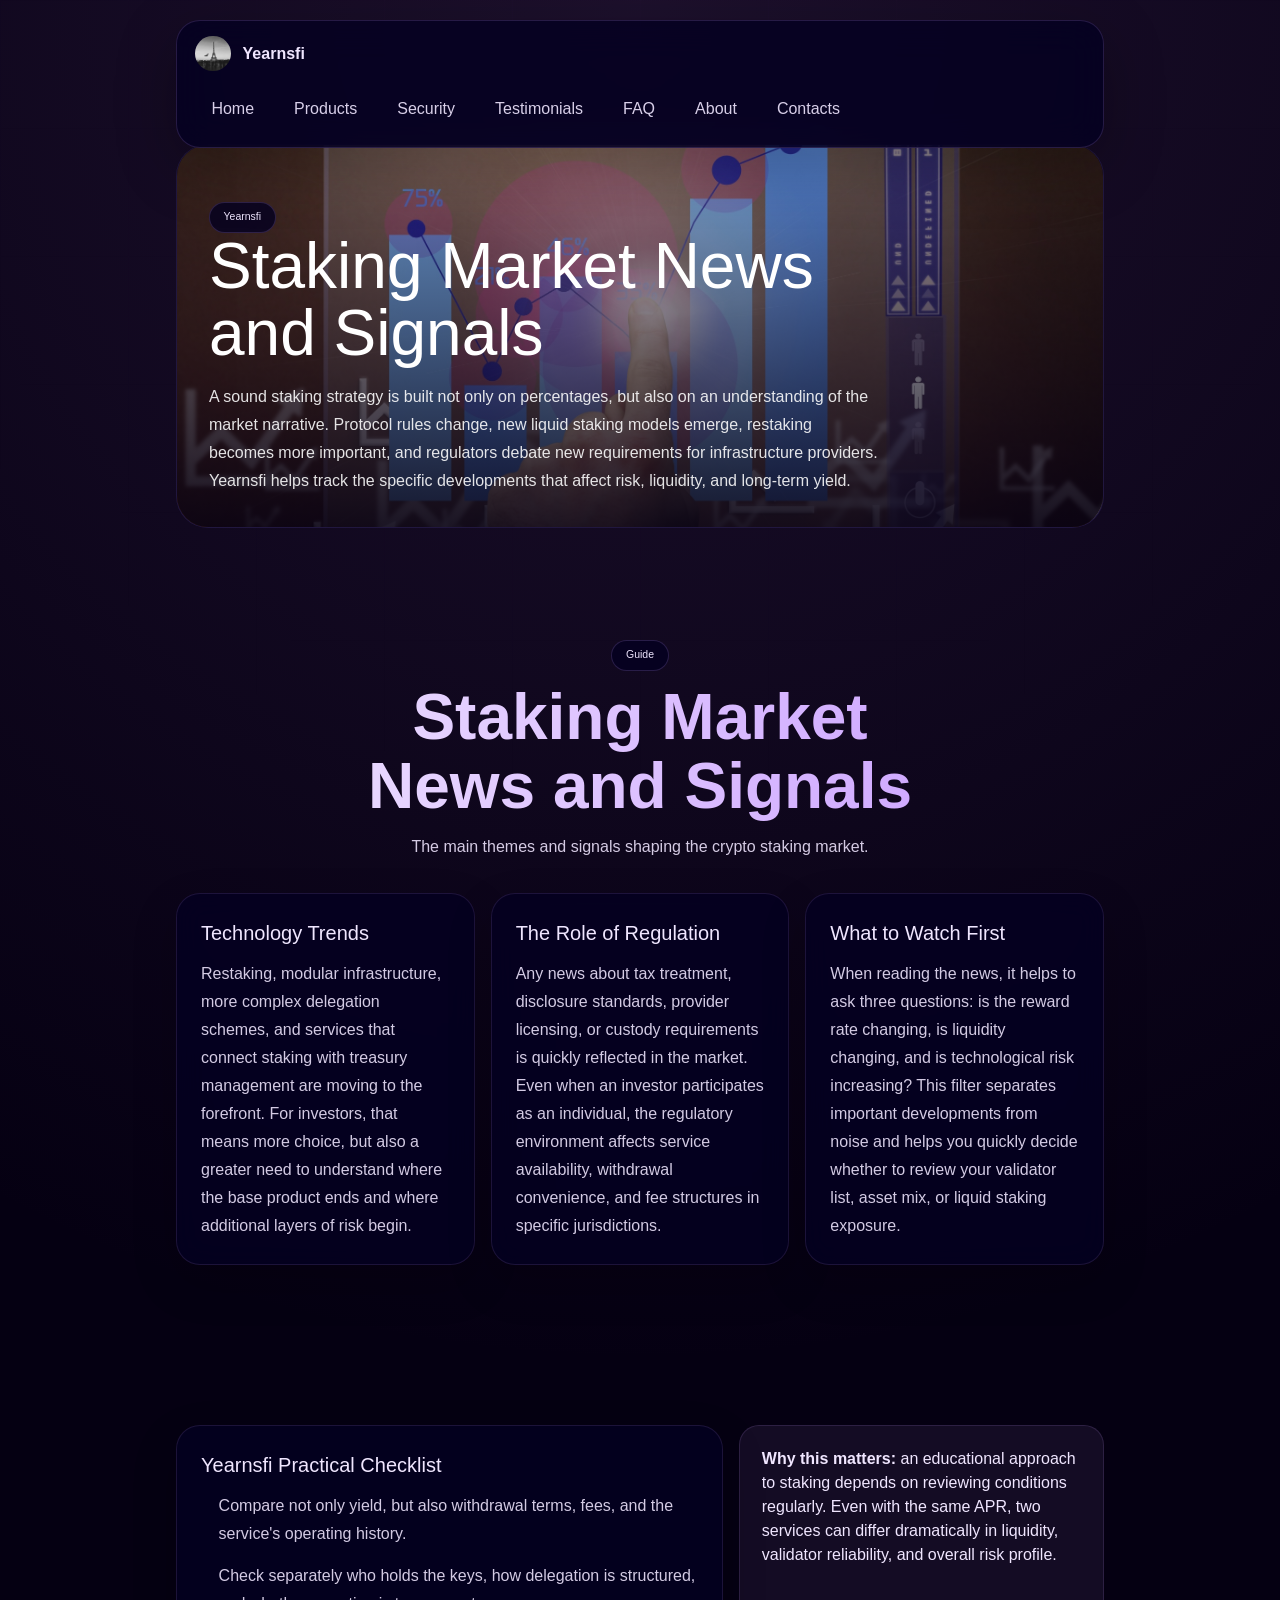
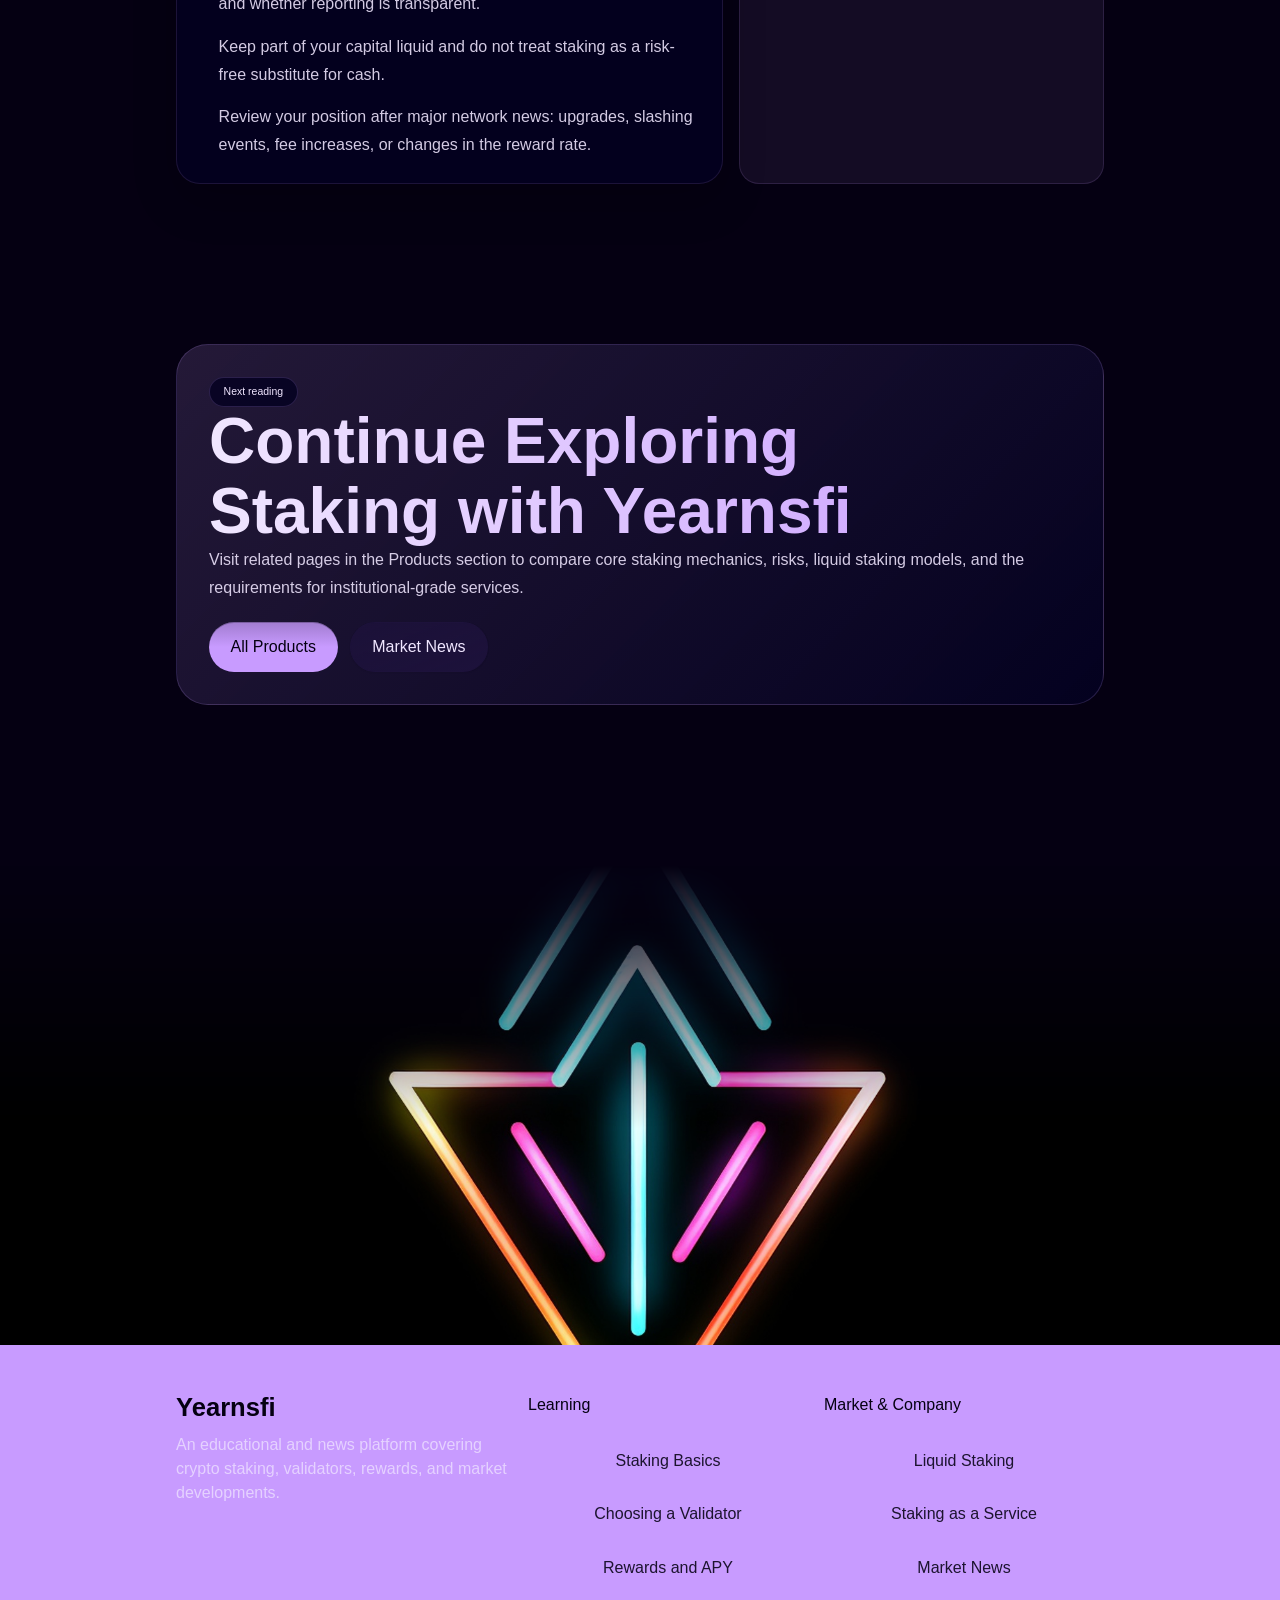
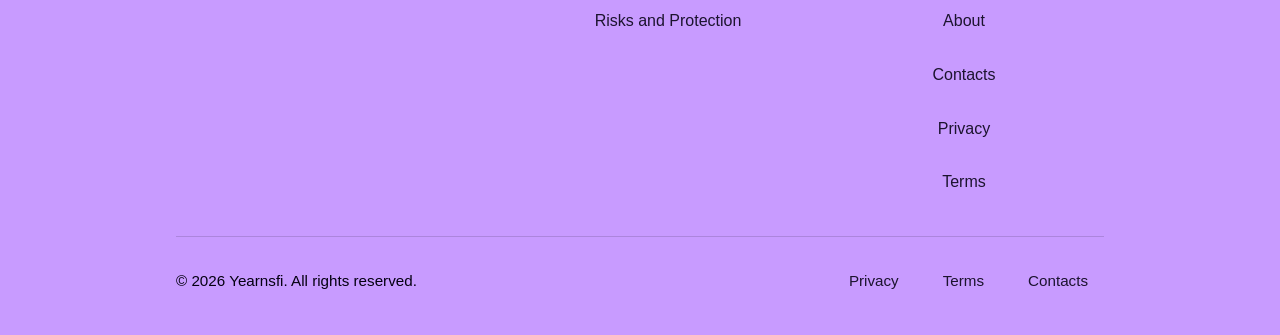
<file: staking-news.html>
<!DOCTYPE html>
<html lang="en">
<head>
  <meta charset="UTF-8">
  <meta name="viewport" content="width=device-width, initial-scale=1.0">
  <title>Yearnsfi — Market News</title>
  <meta name="description" content="The main themes and signals shaping the crypto staking market.">
  <link rel="stylesheet" href="css2.css">
  <link rel="stylesheet" href="styles.css">
</head>
<body>
  <div id="root" class="page-shell">
    
<nav class="nav-wrap" data-site-nav>
  <div class="nav-card">
    <div class="nav-main">
      <a class="brand-link" href="index.html#hero">
        <img src="318-800x600.jpg" alt="Yearnsfi logo">
        <span>Yearnsfi</span>
      </a>
      <button class="nav-toggle primary-button" type="button" aria-expanded="false" aria-label="Open navigation" data-nav-toggle>
        <svg xmlns="http://www.w3.org/2000/svg" width="24" height="24" viewBox="0 0 24 24" fill="none" stroke="currentColor" stroke-width="1.5" stroke-linecap="round" stroke-linejoin="round" class="text-primary-cta-text" aria-hidden="true">
          <path d="M5 12h14"></path>
          <path d="M12 5v14"></path>
        </svg>
      </button>
    </div>
    <div class="nav-links mobile-only" data-nav-panel>
      <a class="nav-link" href="index.html#hero">Home</a><a class="nav-link" href="index.html#products">Products</a><a class="nav-link" href="index.html#security">Security</a><a class="nav-link" href="index.html#testimonials">Testimonials</a><a class="nav-link" href="index.html#faq">FAQ</a><a class="nav-link" href="about.html">About</a><a class="nav-link" href="contacts.html">Contacts</a>
    </div>
  </div>
</nav>

    <main class="flex-grow">
      <section class="page-hero">
        <div class="content-width">
          <div class="page-hero-card">
            <img src="finger-pressing-digital-graphic_1134-293.jpg" alt="Staking market news and signals">
            <div class="page-hero-content">
              <div class="section-kicker">Yearnsfi</div>
              <h1 class="page-hero-title">Staking Market News and Signals</h1>
              <p class="page-hero-text">A sound staking strategy is built not only on percentages, but also on an understanding of the market narrative. Protocol rules change, new liquid staking models emerge, restaking becomes more important, and regulators debate new requirements for infrastructure providers. Yearnsfi helps track the specific developments that affect risk, liquidity, and long-term yield.</p>
            </div>
          </div>
        </div>
      </section>
      
<section class="section-spacing">
  <div class="content-width">
    
      <div class="section-head">
        <div class="section-kicker">Guide</div>
        <h2 class="section-title">Staking Market News and Signals</h2>
        <p class="section-copy">The main themes and signals shaping the crypto staking market.</p>
      </div>
    
    <div class="article-grid"><article class="article-card"><h3>Technology Trends</h3><p>Restaking, modular infrastructure, more complex delegation schemes, and services that connect staking with treasury management are moving to the forefront. For investors, that means more choice, but also a greater need to understand where the base product ends and where additional layers of risk begin.</p></article><article class="article-card"><h3>The Role of Regulation</h3><p>Any news about tax treatment, disclosure standards, provider licensing, or custody requirements is quickly reflected in the market. Even when an investor participates as an individual, the regulatory environment affects service availability, withdrawal convenience, and fee structures in specific jurisdictions.</p></article><article class="article-card"><h3>What to Watch First</h3><p>When reading the news, it helps to ask three questions: is the reward rate changing, is liquidity changing, and is technological risk increasing? This filter separates important developments from noise and helps you quickly decide whether to review your validator list, asset mix, or liquid staking exposure.</p></article></div>
  </div>
</section>

<section class="section-spacing">
  <div class="content-width split-layout">
    <article class="panel">
      <h3>Yearnsfi Practical Checklist</h3>
      <ul class="page-list">
        <li>Compare not only yield, but also withdrawal terms, fees, and the service's operating history.</li>
        <li>Check separately who holds the keys, how delegation is structured, and whether reporting is transparent.</li>
        <li>Keep part of your capital liquid and do not treat staking as a risk-free substitute for cash.</li>
        <li>Review your position after major network news: upgrades, slashing events, fee increases, or changes in the reward rate.</li>
      </ul>
    </article>
    <aside class="note-box">
      <p><strong>Why this matters:</strong> an educational approach to staking depends on reviewing conditions regularly. Even with the same APR, two services can differ dramatically in liquidity, validator reliability, and overall risk profile.</p>
    </aside>
  </div>
</section>

<section class="section-spacing">
  <div class="content-width">
    <div class="cta-box">
      <div class="section-kicker">Next reading</div>
      <h2 class="section-title">Continue Exploring Staking with Yearnsfi</h2>
      <p class="section-copy">Visit related pages in the Products section to compare core staking mechanics, risks, liquid staking models, and the requirements for institutional-grade services.</p>
      <div class="cta-row" style="margin-top: 1.25rem;">
        <a class="inline-button primary-button text-primary-cta-text" href="index.html#products">All Products</a>
        <a class="inline-button secondary-button text-secondary-cta-text" href="staking-news.html">Market News</a>
      </div>
    </div>
  </div>
</section>

    </main>
    
<footer class="footer-section">
  <div class="footer-banner">
    <img src="arrow-with-bright-neon-colors_23-2151205031.jpg" alt="Yearnsfi neon abstract background">
  </div>
  <div class="footer-body">
    <div class="content-width">
      <div class="footer-grid">
        <div class="footer-brand">
          <h2 class="text-4xl font-semibold">Yearnsfi</h2>
          <p class="text-muted">An educational and news platform covering crypto staking, validators, rewards, and market developments.</p>
        </div>
        <div class="footer-column">
          <h3>Learning</h3>
          <a class="footer-link" href="staking-basics.html">Staking Basics</a><a class="footer-link" href="validator-guide.html">Choosing a Validator</a><a class="footer-link" href="reward-strategies.html">Rewards and APY</a><a class="footer-link" href="risk-management.html">Risks and Protection</a>
        </div>
        <div class="footer-column">
          <h3>Market & Company</h3>
          <a class="footer-link" href="liquid-staking.html">Liquid Staking</a><a class="footer-link" href="institutional-staking.html">Staking as a Service</a><a class="footer-link" href="staking-news.html">Market News</a><a class="footer-link" href="about.html">About</a><a class="footer-link" href="contacts.html">Contacts</a><a class="footer-link" href="privacy.html">Privacy</a><a class="footer-link" href="terms.html">Terms</a>
        </div>
      </div>
      <div class="footer-bottom">
        <span>© <span data-current-year></span> Yearnsfi. All rights reserved.</span>
        <div class="cta-row">
          <a class="footer-link" href="privacy.html">Privacy</a>
          <a class="footer-link" href="terms.html">Terms</a>
          <a class="footer-link" href="contacts.html">Contacts</a>
        </div>
      </div>
    </div>
  </div>
</footer>

  </div>
  <script src="main.js"></script>
</body>
</html>
</file>
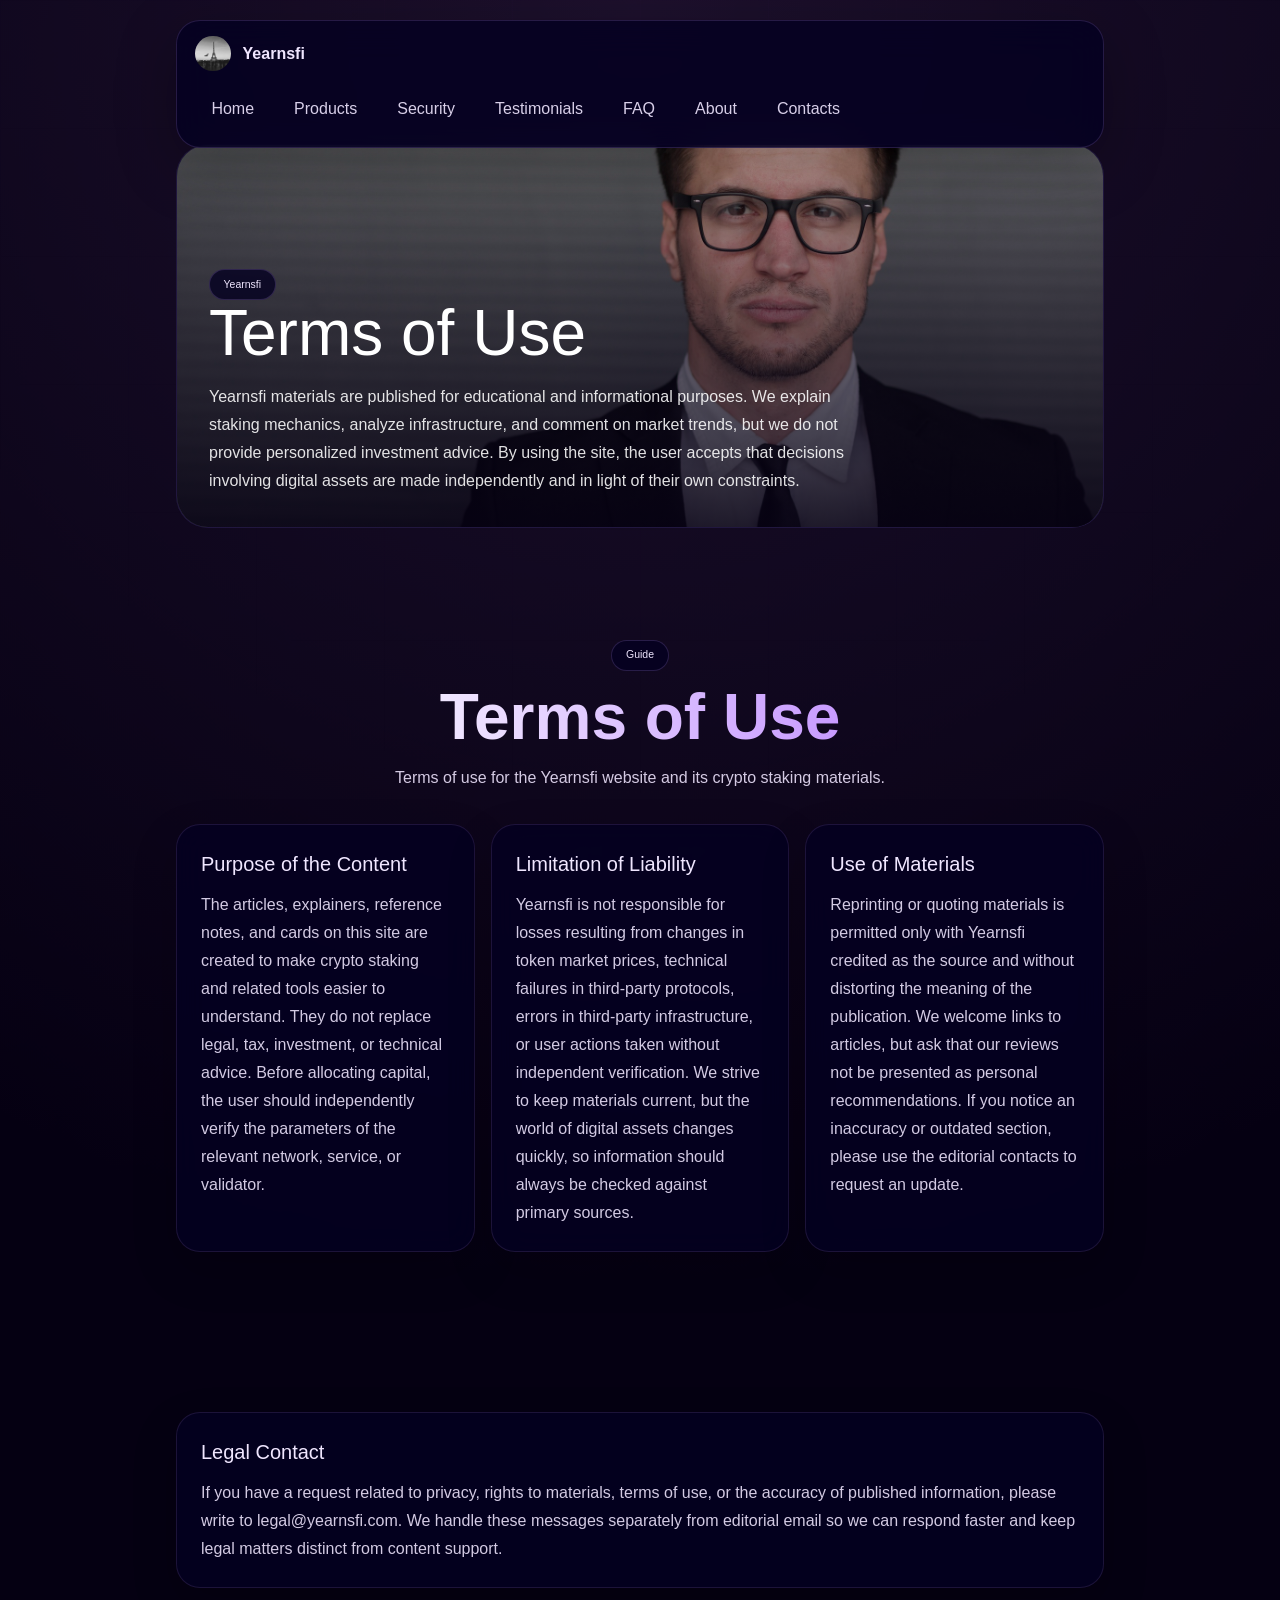
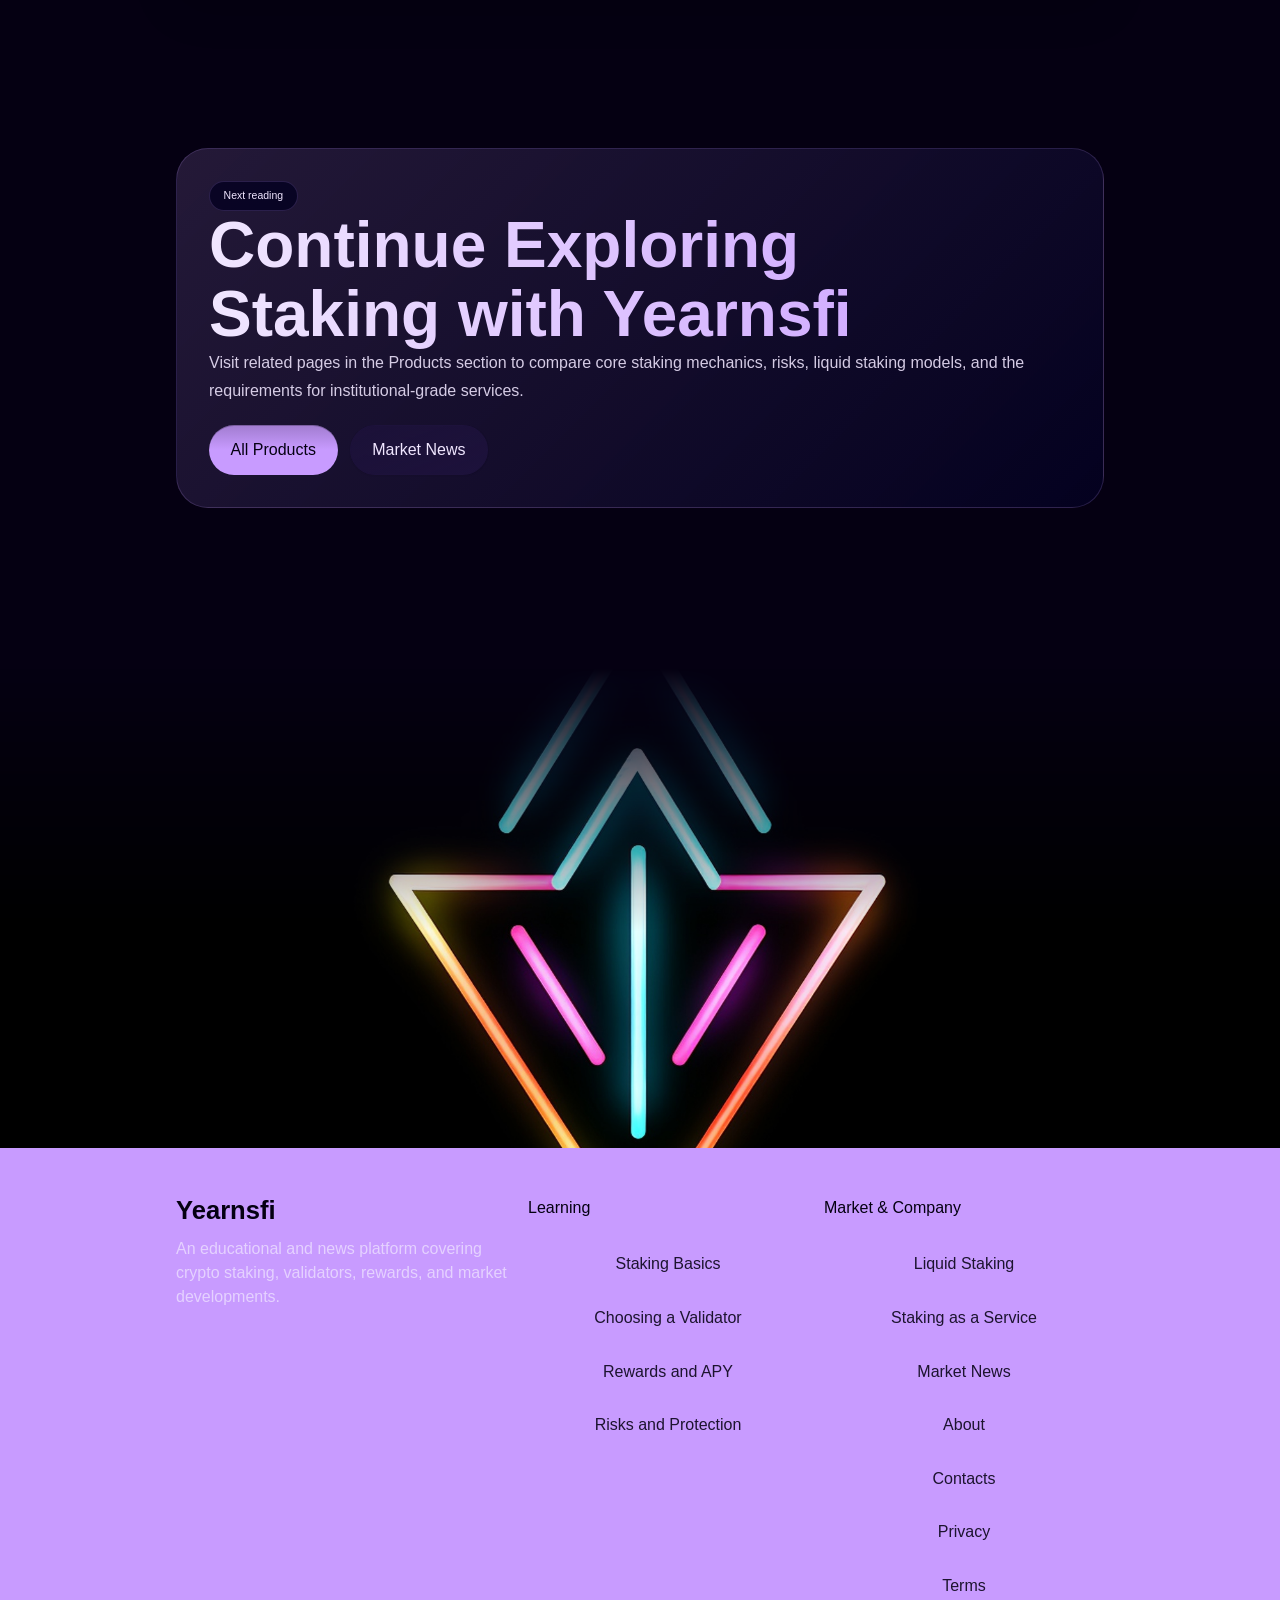
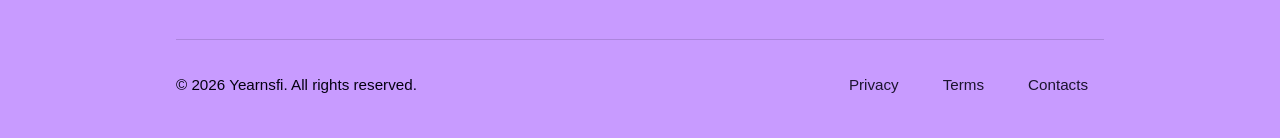
<file: terms.html>
<!DOCTYPE html>
<html lang="en">
<head>
  <meta charset="UTF-8">
  <meta name="viewport" content="width=device-width, initial-scale=1.0">
  <title>Yearnsfi — Terms</title>
  <meta name="description" content="Terms of use for the Yearnsfi website and its crypto staking materials.">
  <link rel="stylesheet" href="css2.css">
  <link rel="stylesheet" href="styles.css">
</head>
<body>
  <div id="root" class="page-shell">
    
<nav class="nav-wrap" data-site-nav>
  <div class="nav-card">
    <div class="nav-main">
      <a class="brand-link" href="index.html#hero">
        <img src="318-800x600.jpg" alt="Yearnsfi logo">
        <span>Yearnsfi</span>
      </a>
      <button class="nav-toggle primary-button" type="button" aria-expanded="false" aria-label="Open navigation" data-nav-toggle>
        <svg xmlns="http://www.w3.org/2000/svg" width="24" height="24" viewBox="0 0 24 24" fill="none" stroke="currentColor" stroke-width="1.5" stroke-linecap="round" stroke-linejoin="round" class="text-primary-cta-text" aria-hidden="true">
          <path d="M5 12h14"></path>
          <path d="M12 5v14"></path>
        </svg>
      </button>
    </div>
    <div class="nav-links mobile-only" data-nav-panel>
      <a class="nav-link" href="index.html#hero">Home</a><a class="nav-link" href="index.html#products">Products</a><a class="nav-link" href="index.html#security">Security</a><a class="nav-link" href="index.html#testimonials">Testimonials</a><a class="nav-link" href="index.html#faq">FAQ</a><a class="nav-link" href="about.html">About</a><a class="nav-link" href="contacts.html">Contacts</a>
    </div>
  </div>
</nav>

    <main class="flex-grow">
      <section class="page-hero">
        <div class="content-width">
          <div class="page-hero-card">
            <img src="portrait-man-with-glasses_23-2148514897.jpg" alt="Terms of Use">
            <div class="page-hero-content">
              <div class="section-kicker">Yearnsfi</div>
              <h1 class="page-hero-title">Terms of Use</h1>
              <p class="page-hero-text">Yearnsfi materials are published for educational and informational purposes. We explain staking mechanics, analyze infrastructure, and comment on market trends, but we do not provide personalized investment advice. By using the site, the user accepts that decisions involving digital assets are made independently and in light of their own constraints.</p>
            </div>
          </div>
        </div>
      </section>
      
<section class="section-spacing">
  <div class="content-width">
    
      <div class="section-head">
        <div class="section-kicker">Guide</div>
        <h2 class="section-title">Terms of Use</h2>
        <p class="section-copy">Terms of use for the Yearnsfi website and its crypto staking materials.</p>
      </div>
    
    <div class="article-grid"><article class="article-card"><h3>Purpose of the Content</h3><p>The articles, explainers, reference notes, and cards on this site are created to make crypto staking and related tools easier to understand. They do not replace legal, tax, investment, or technical advice. Before allocating capital, the user should independently verify the parameters of the relevant network, service, or validator.</p></article><article class="article-card"><h3>Limitation of Liability</h3><p>Yearnsfi is not responsible for losses resulting from changes in token market prices, technical failures in third-party protocols, errors in third-party infrastructure, or user actions taken without independent verification. We strive to keep materials current, but the world of digital assets changes quickly, so information should always be checked against primary sources.</p></article><article class="article-card"><h3>Use of Materials</h3><p>Reprinting or quoting materials is permitted only with Yearnsfi credited as the source and without distorting the meaning of the publication. We welcome links to articles, but ask that our reviews not be presented as personal recommendations. If you notice an inaccuracy or outdated section, please use the editorial contacts to request an update.</p></article></div>
  </div>
</section>

<section class="section-spacing">
  <div class="content-width">
    <div class="panel">
      <h3>Legal Contact</h3>
      <p>If you have a request related to privacy, rights to materials, terms of use, or the accuracy of published information, please write to legal@yearnsfi.com. We handle these messages separately from editorial email so we can respond faster and keep legal matters distinct from content support.</p>
    </div>
  </div>
</section>

<section class="section-spacing">
  <div class="content-width">
    <div class="cta-box">
      <div class="section-kicker">Next reading</div>
      <h2 class="section-title">Continue Exploring Staking with Yearnsfi</h2>
      <p class="section-copy">Visit related pages in the Products section to compare core staking mechanics, risks, liquid staking models, and the requirements for institutional-grade services.</p>
      <div class="cta-row" style="margin-top: 1.25rem;">
        <a class="inline-button primary-button text-primary-cta-text" href="index.html#products">All Products</a>
        <a class="inline-button secondary-button text-secondary-cta-text" href="staking-news.html">Market News</a>
      </div>
    </div>
  </div>
</section>

    </main>
    
<footer class="footer-section">
  <div class="footer-banner">
    <img src="arrow-with-bright-neon-colors_23-2151205031.jpg" alt="Yearnsfi neon abstract background">
  </div>
  <div class="footer-body">
    <div class="content-width">
      <div class="footer-grid">
        <div class="footer-brand">
          <h2 class="text-4xl font-semibold">Yearnsfi</h2>
          <p class="text-muted">An educational and news platform covering crypto staking, validators, rewards, and market developments.</p>
        </div>
        <div class="footer-column">
          <h3>Learning</h3>
          <a class="footer-link" href="staking-basics.html">Staking Basics</a><a class="footer-link" href="validator-guide.html">Choosing a Validator</a><a class="footer-link" href="reward-strategies.html">Rewards and APY</a><a class="footer-link" href="risk-management.html">Risks and Protection</a>
        </div>
        <div class="footer-column">
          <h3>Market & Company</h3>
          <a class="footer-link" href="liquid-staking.html">Liquid Staking</a><a class="footer-link" href="institutional-staking.html">Staking as a Service</a><a class="footer-link" href="staking-news.html">Market News</a><a class="footer-link" href="about.html">About</a><a class="footer-link" href="contacts.html">Contacts</a><a class="footer-link" href="privacy.html">Privacy</a><a class="footer-link" href="terms.html">Terms</a>
        </div>
      </div>
      <div class="footer-bottom">
        <span>© <span data-current-year></span> Yearnsfi. All rights reserved.</span>
        <div class="cta-row">
          <a class="footer-link" href="privacy.html">Privacy</a>
          <a class="footer-link" href="terms.html">Terms</a>
          <a class="footer-link" href="contacts.html">Contacts</a>
        </div>
      </div>
    </div>
  </div>
</footer>

  </div>
  <script src="main.js"></script>
</body>
</html>
</file>
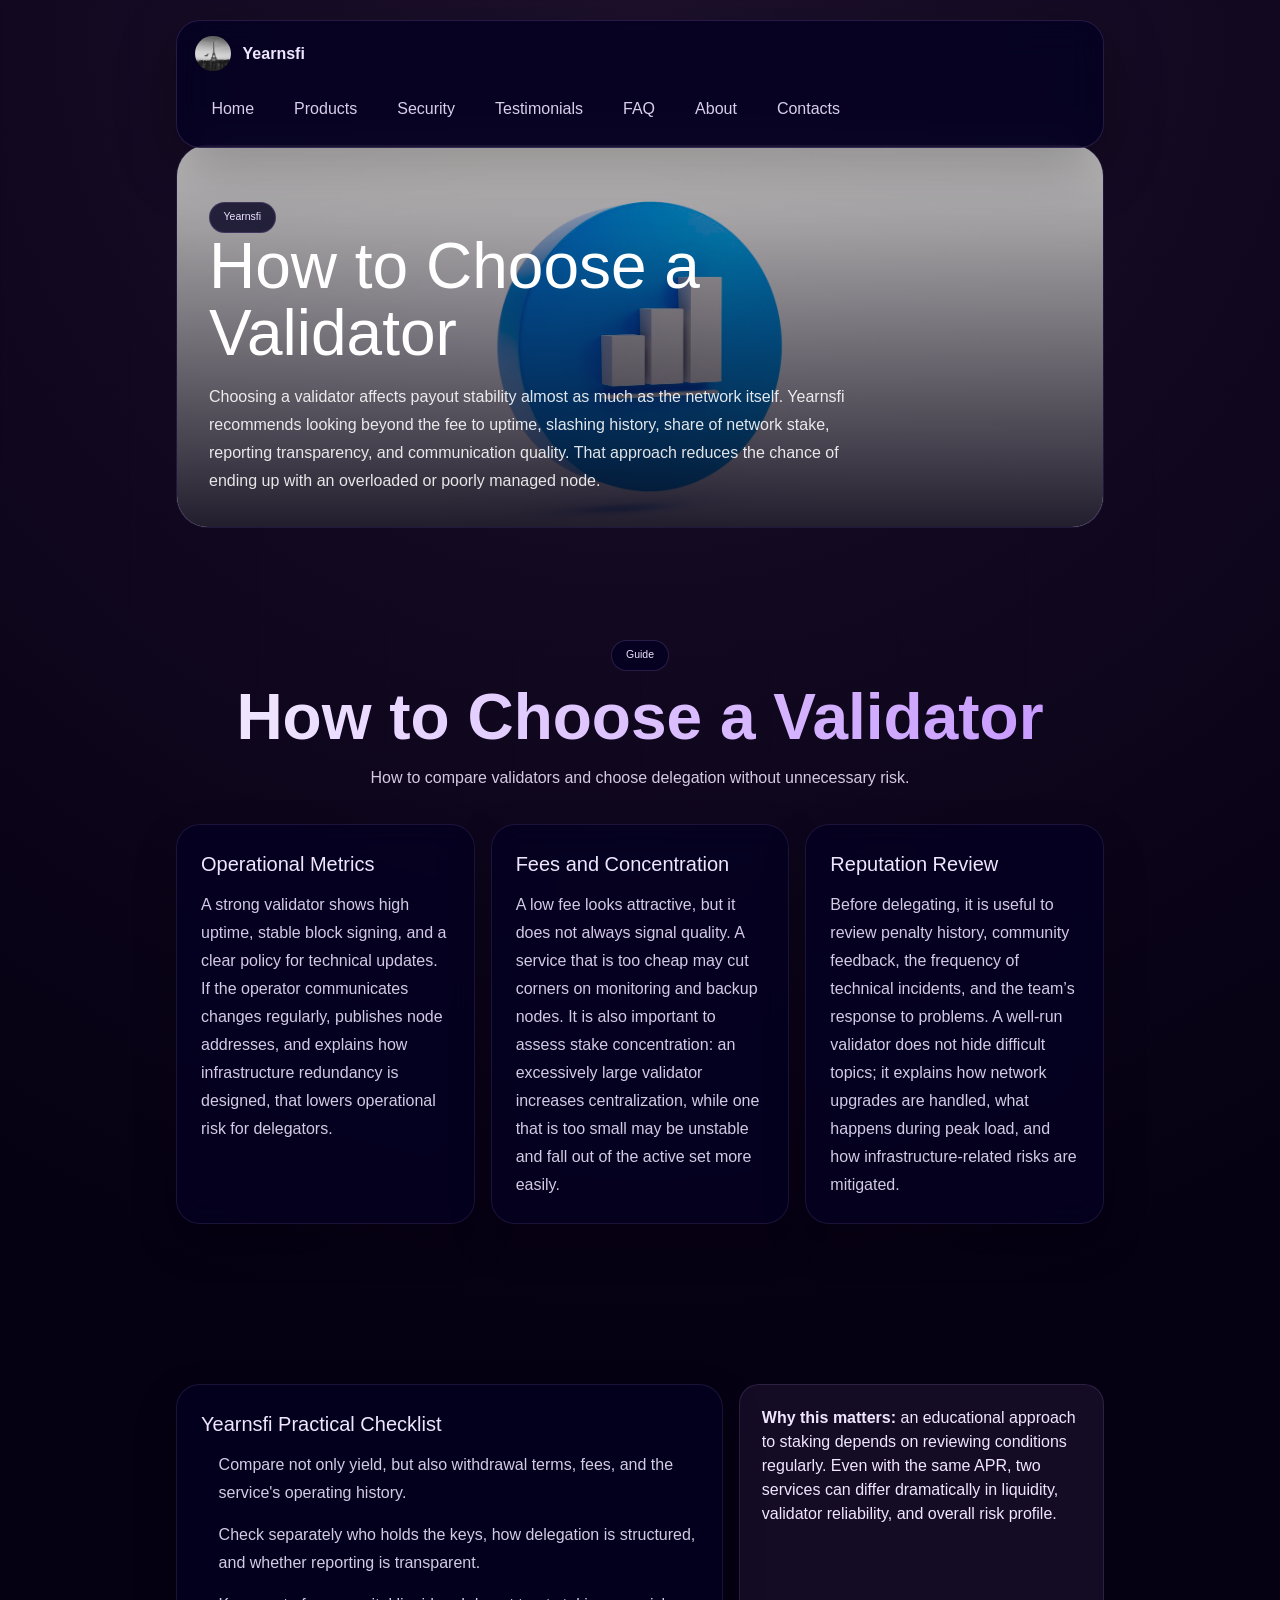
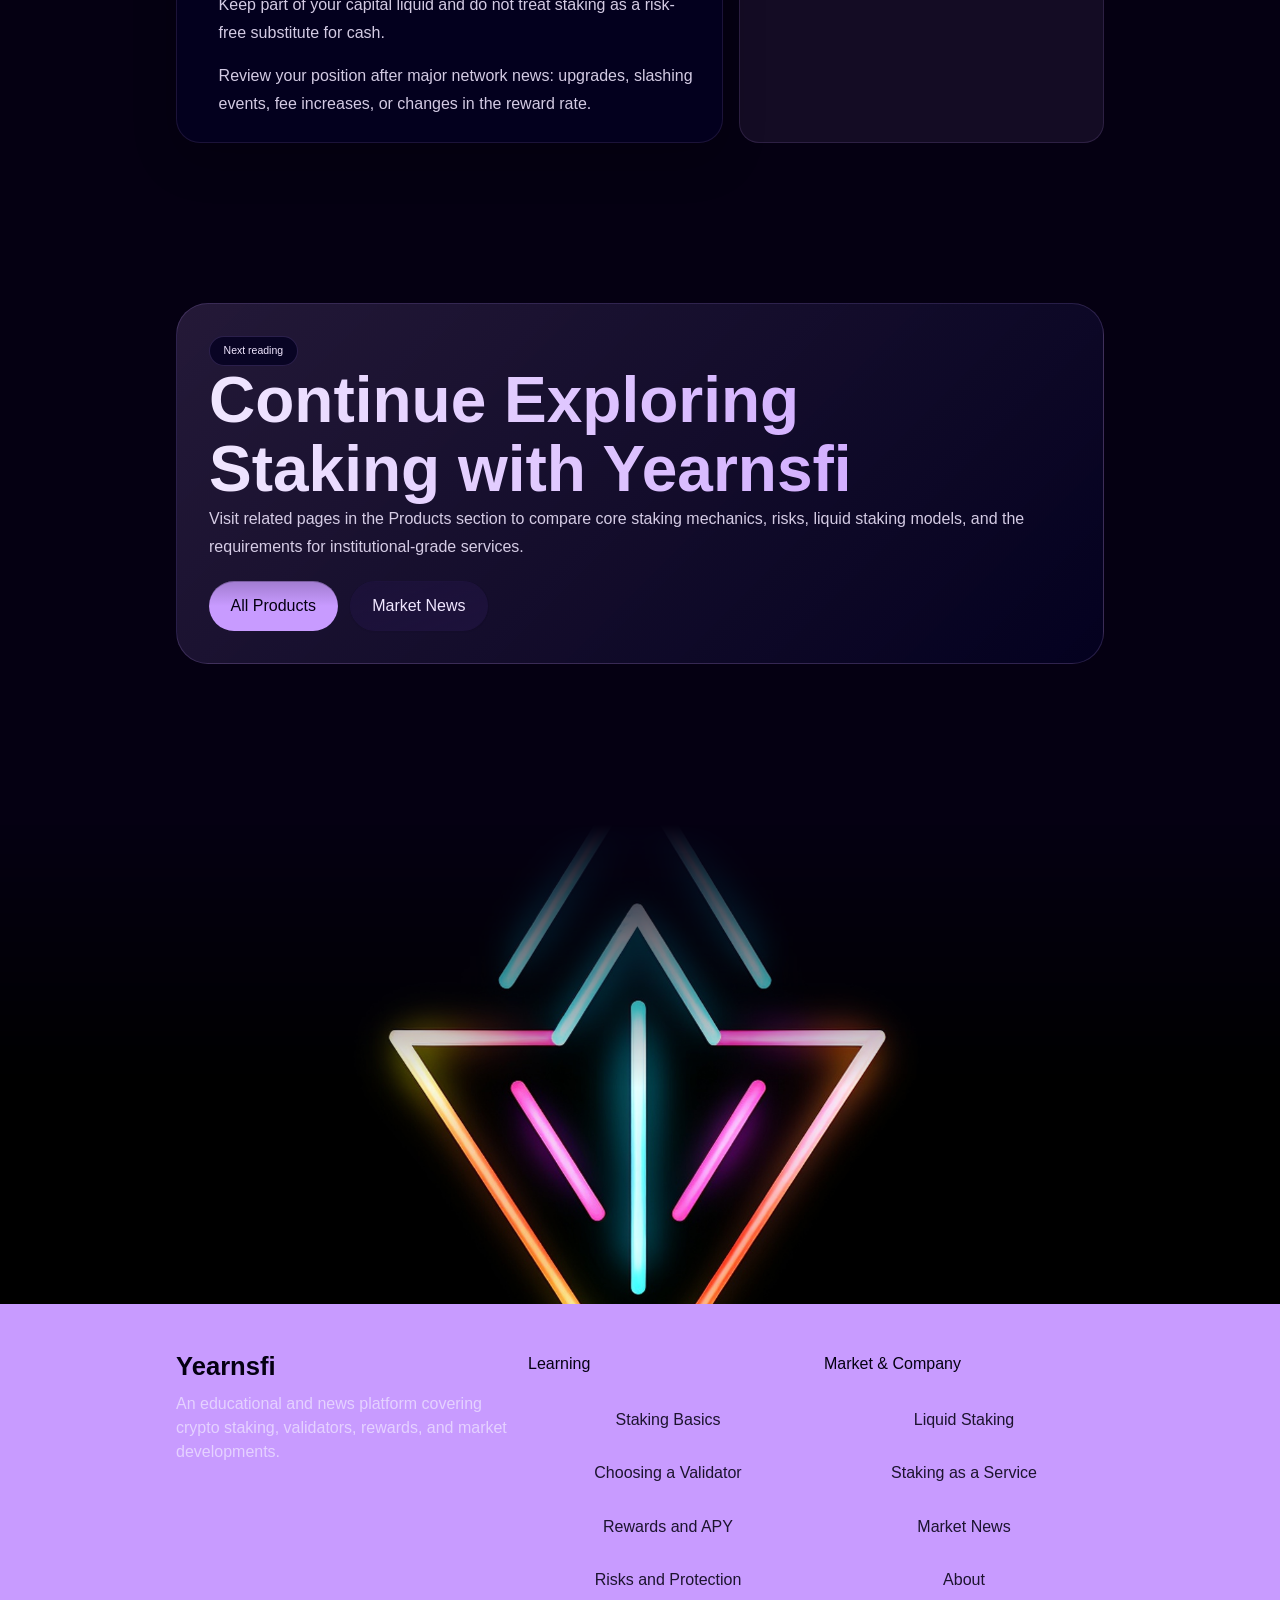
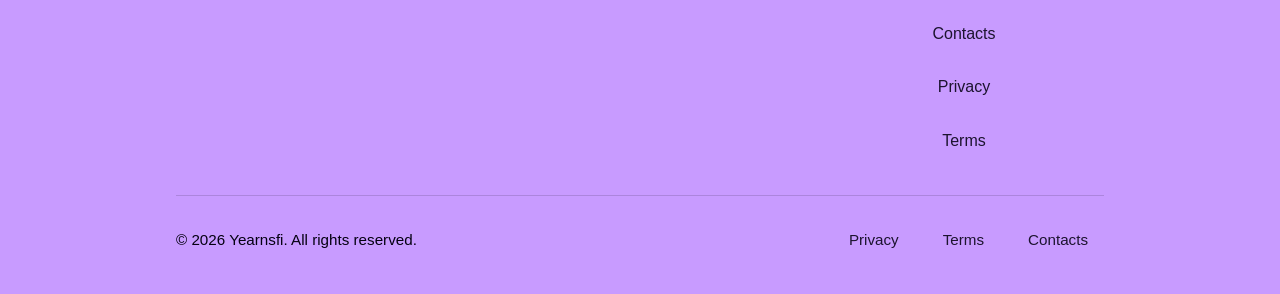
<file: validator-guide.html>
<!DOCTYPE html>
<html lang="en">
<head>
  <meta charset="UTF-8">
  <meta name="viewport" content="width=device-width, initial-scale=1.0">
  <title>Yearnsfi — Choosing a Validator</title>
  <meta name="description" content="How to compare validators and choose delegation without unnecessary risk.">
  <link rel="stylesheet" href="css2.css">
  <link rel="stylesheet" href="styles.css">
</head>
<body>
  <div id="root" class="page-shell">
    
<nav class="nav-wrap" data-site-nav>
  <div class="nav-card">
    <div class="nav-main">
      <a class="brand-link" href="index.html#hero">
        <img src="318-800x600.jpg" alt="Yearnsfi logo">
        <span>Yearnsfi</span>
      </a>
      <button class="nav-toggle primary-button" type="button" aria-expanded="false" aria-label="Open navigation" data-nav-toggle>
        <svg xmlns="http://www.w3.org/2000/svg" width="24" height="24" viewBox="0 0 24 24" fill="none" stroke="currentColor" stroke-width="1.5" stroke-linecap="round" stroke-linejoin="round" class="text-primary-cta-text" aria-hidden="true">
          <path d="M5 12h14"></path>
          <path d="M12 5v14"></path>
        </svg>
      </button>
    </div>
    <div class="nav-links mobile-only" data-nav-panel>
      <a class="nav-link" href="index.html#hero">Home</a><a class="nav-link" href="index.html#products">Products</a><a class="nav-link" href="index.html#security">Security</a><a class="nav-link" href="index.html#testimonials">Testimonials</a><a class="nav-link" href="index.html#faq">FAQ</a><a class="nav-link" href="about.html">About</a><a class="nav-link" href="contacts.html">Contacts</a>
    </div>
  </div>
</nav>

    <main class="flex-grow">
      <section class="page-hero">
        <div class="content-width">
          <div class="page-hero-card">
            <img src="blue-graph-chart-data-statistic-report-information-icon-symbol-sign-website-element-concept-illustration-white-backgroun.jpg" alt="How to choose a validator">
            <div class="page-hero-content">
              <div class="section-kicker">Yearnsfi</div>
              <h1 class="page-hero-title">How to Choose a Validator</h1>
              <p class="page-hero-text">Choosing a validator affects payout stability almost as much as the network itself. Yearnsfi recommends looking beyond the fee to uptime, slashing history, share of network stake, reporting transparency, and communication quality. That approach reduces the chance of ending up with an overloaded or poorly managed node.</p>
            </div>
          </div>
        </div>
      </section>
      
<section class="section-spacing">
  <div class="content-width">
    
      <div class="section-head">
        <div class="section-kicker">Guide</div>
        <h2 class="section-title">How to Choose a Validator</h2>
        <p class="section-copy">How to compare validators and choose delegation without unnecessary risk.</p>
      </div>
    
    <div class="article-grid"><article class="article-card"><h3>Operational Metrics</h3><p>A strong validator shows high uptime, stable block signing, and a clear policy for technical updates. If the operator communicates changes regularly, publishes node addresses, and explains how infrastructure redundancy is designed, that lowers operational risk for delegators.</p></article><article class="article-card"><h3>Fees and Concentration</h3><p>A low fee looks attractive, but it does not always signal quality. A service that is too cheap may cut corners on monitoring and backup nodes. It is also important to assess stake concentration: an excessively large validator increases centralization, while one that is too small may be unstable and fall out of the active set more easily.</p></article><article class="article-card"><h3>Reputation Review</h3><p>Before delegating, it is useful to review penalty history, community feedback, the frequency of technical incidents, and the team’s response to problems. A well-run validator does not hide difficult topics; it explains how network upgrades are handled, what happens during peak load, and how infrastructure-related risks are mitigated.</p></article></div>
  </div>
</section>

<section class="section-spacing">
  <div class="content-width split-layout">
    <article class="panel">
      <h3>Yearnsfi Practical Checklist</h3>
      <ul class="page-list">
        <li>Compare not only yield, but also withdrawal terms, fees, and the service's operating history.</li>
        <li>Check separately who holds the keys, how delegation is structured, and whether reporting is transparent.</li>
        <li>Keep part of your capital liquid and do not treat staking as a risk-free substitute for cash.</li>
        <li>Review your position after major network news: upgrades, slashing events, fee increases, or changes in the reward rate.</li>
      </ul>
    </article>
    <aside class="note-box">
      <p><strong>Why this matters:</strong> an educational approach to staking depends on reviewing conditions regularly. Even with the same APR, two services can differ dramatically in liquidity, validator reliability, and overall risk profile.</p>
    </aside>
  </div>
</section>

<section class="section-spacing">
  <div class="content-width">
    <div class="cta-box">
      <div class="section-kicker">Next reading</div>
      <h2 class="section-title">Continue Exploring Staking with Yearnsfi</h2>
      <p class="section-copy">Visit related pages in the Products section to compare core staking mechanics, risks, liquid staking models, and the requirements for institutional-grade services.</p>
      <div class="cta-row" style="margin-top: 1.25rem;">
        <a class="inline-button primary-button text-primary-cta-text" href="index.html#products">All Products</a>
        <a class="inline-button secondary-button text-secondary-cta-text" href="staking-news.html">Market News</a>
      </div>
    </div>
  </div>
</section>

    </main>
    
<footer class="footer-section">
  <div class="footer-banner">
    <img src="arrow-with-bright-neon-colors_23-2151205031.jpg" alt="Yearnsfi neon abstract background">
  </div>
  <div class="footer-body">
    <div class="content-width">
      <div class="footer-grid">
        <div class="footer-brand">
          <h2 class="text-4xl font-semibold">Yearnsfi</h2>
          <p class="text-muted">An educational and news platform covering crypto staking, validators, rewards, and market developments.</p>
        </div>
        <div class="footer-column">
          <h3>Learning</h3>
          <a class="footer-link" href="staking-basics.html">Staking Basics</a><a class="footer-link" href="validator-guide.html">Choosing a Validator</a><a class="footer-link" href="reward-strategies.html">Rewards and APY</a><a class="footer-link" href="risk-management.html">Risks and Protection</a>
        </div>
        <div class="footer-column">
          <h3>Market & Company</h3>
          <a class="footer-link" href="liquid-staking.html">Liquid Staking</a><a class="footer-link" href="institutional-staking.html">Staking as a Service</a><a class="footer-link" href="staking-news.html">Market News</a><a class="footer-link" href="about.html">About</a><a class="footer-link" href="contacts.html">Contacts</a><a class="footer-link" href="privacy.html">Privacy</a><a class="footer-link" href="terms.html">Terms</a>
        </div>
      </div>
      <div class="footer-bottom">
        <span>© <span data-current-year></span> Yearnsfi. All rights reserved.</span>
        <div class="cta-row">
          <a class="footer-link" href="privacy.html">Privacy</a>
          <a class="footer-link" href="terms.html">Terms</a>
          <a class="footer-link" href="contacts.html">Contacts</a>
        </div>
      </div>
    </div>
  </div>
</footer>

  </div>
  <script src="main.js"></script>
</body>
</html>
</file>
<file: css2.css>
@font-face { font-family: "Inter"; src: url("") format("woff2"); font-style: italic; font-weight: 100; font-display: swap; unicode-range: U+460-52F, U+1C80-1C8A, U+20B4, U+2DE0-2DFF, U+A640-A69F, U+FE2E-FE2F; }
@font-face { font-family: "Inter"; src: url("") format("woff2"); font-style: italic; font-weight: 100; font-display: swap; unicode-range: U+301, U+400-45F, U+490-491, U+4B0-4B1, U+2116; }
@font-face { font-family: "Inter"; src: url("") format("woff2"); font-style: italic; font-weight: 100; font-display: swap; unicode-range: U+1F00-1FFF; }
@font-face { font-family: "Inter"; src: url("") format("woff2"); font-style: italic; font-weight: 100; font-display: swap; unicode-range: U+370-377, U+37A-37F, U+384-38A, U+38C, U+38E-3A1, U+3A3-3FF; }
@font-face { font-family: "Inter"; src: url("") format("woff2"); font-style: italic; font-weight: 100; font-display: swap; unicode-range: U+102-103, U+110-111, U+128-129, U+168-169, U+1A0-1A1, U+1AF-1B0, U+300-301, U+303-304, U+308-309, U+323, U+329, U+1EA0-1EF9, U+20AB; }
@font-face { font-family: "Inter"; src: url("") format("woff2"); font-style: italic; font-weight: 100; font-display: swap; unicode-range: U+100-2BA, U+2BD-2C5, U+2C7-2CC, U+2CE-2D7, U+2DD-2FF, U+304, U+308, U+329, U+1D00-1DBF, U+1E00-1E9F, U+1EF2-1EFF, U+2020, U+20A0-20AB, U+20AD-20C0, U+2113, U+2C60-2C7F, U+A720-A7FF; }
@font-face { font-family: "Inter"; src: url("") format("woff2"); font-style: italic; font-weight: 100; font-display: swap; unicode-range: U+0-FF, U+131, U+152-153, U+2BB-2BC, U+2C6, U+2DA, U+2DC, U+304, U+308, U+329, U+2000-206F, U+20AC, U+2122, U+2191, U+2193, U+2212, U+2215, U+FEFF, U+FFFD; }
@font-face { font-family: "Inter"; src: url("") format("woff2"); font-style: italic; font-weight: 200; font-display: swap; unicode-range: U+460-52F, U+1C80-1C8A, U+20B4, U+2DE0-2DFF, U+A640-A69F, U+FE2E-FE2F; }
@font-face { font-family: "Inter"; src: url("") format("woff2"); font-style: italic; font-weight: 200; font-display: swap; unicode-range: U+301, U+400-45F, U+490-491, U+4B0-4B1, U+2116; }
@font-face { font-family: "Inter"; src: url("") format("woff2"); font-style: italic; font-weight: 200; font-display: swap; unicode-range: U+1F00-1FFF; }
@font-face { font-family: "Inter"; src: url("") format("woff2"); font-style: italic; font-weight: 200; font-display: swap; unicode-range: U+370-377, U+37A-37F, U+384-38A, U+38C, U+38E-3A1, U+3A3-3FF; }
@font-face { font-family: "Inter"; src: url("") format("woff2"); font-style: italic; font-weight: 200; font-display: swap; unicode-range: U+102-103, U+110-111, U+128-129, U+168-169, U+1A0-1A1, U+1AF-1B0, U+300-301, U+303-304, U+308-309, U+323, U+329, U+1EA0-1EF9, U+20AB; }
@font-face { font-family: "Inter"; src: url("") format("woff2"); font-style: italic; font-weight: 200; font-display: swap; unicode-range: U+100-2BA, U+2BD-2C5, U+2C7-2CC, U+2CE-2D7, U+2DD-2FF, U+304, U+308, U+329, U+1D00-1DBF, U+1E00-1E9F, U+1EF2-1EFF, U+2020, U+20A0-20AB, U+20AD-20C0, U+2113, U+2C60-2C7F, U+A720-A7FF; }
@font-face { font-family: "Inter"; src: url("") format("woff2"); font-style: italic; font-weight: 200; font-display: swap; unicode-range: U+0-FF, U+131, U+152-153, U+2BB-2BC, U+2C6, U+2DA, U+2DC, U+304, U+308, U+329, U+2000-206F, U+20AC, U+2122, U+2191, U+2193, U+2212, U+2215, U+FEFF, U+FFFD; }
@font-face { font-family: "Inter"; src: url("") format("woff2"); font-style: italic; font-weight: 300; font-display: swap; unicode-range: U+460-52F, U+1C80-1C8A, U+20B4, U+2DE0-2DFF, U+A640-A69F, U+FE2E-FE2F; }
@font-face { font-family: "Inter"; src: url("") format("woff2"); font-style: italic; font-weight: 300; font-display: swap; unicode-range: U+301, U+400-45F, U+490-491, U+4B0-4B1, U+2116; }
@font-face { font-family: "Inter"; src: url("") format("woff2"); font-style: italic; font-weight: 300; font-display: swap; unicode-range: U+1F00-1FFF; }
@font-face { font-family: "Inter"; src: url("") format("woff2"); font-style: italic; font-weight: 300; font-display: swap; unicode-range: U+370-377, U+37A-37F, U+384-38A, U+38C, U+38E-3A1, U+3A3-3FF; }
@font-face { font-family: "Inter"; src: url("") format("woff2"); font-style: italic; font-weight: 300; font-display: swap; unicode-range: U+102-103, U+110-111, U+128-129, U+168-169, U+1A0-1A1, U+1AF-1B0, U+300-301, U+303-304, U+308-309, U+323, U+329, U+1EA0-1EF9, U+20AB; }
@font-face { font-family: "Inter"; src: url("") format("woff2"); font-style: italic; font-weight: 300; font-display: swap; unicode-range: U+100-2BA, U+2BD-2C5, U+2C7-2CC, U+2CE-2D7, U+2DD-2FF, U+304, U+308, U+329, U+1D00-1DBF, U+1E00-1E9F, U+1EF2-1EFF, U+2020, U+20A0-20AB, U+20AD-20C0, U+2113, U+2C60-2C7F, U+A720-A7FF; }
@font-face { font-family: "Inter"; src: url("") format("woff2"); font-style: italic; font-weight: 300; font-display: swap; unicode-range: U+0-FF, U+131, U+152-153, U+2BB-2BC, U+2C6, U+2DA, U+2DC, U+304, U+308, U+329, U+2000-206F, U+20AC, U+2122, U+2191, U+2193, U+2212, U+2215, U+FEFF, U+FFFD; }
@font-face { font-family: "Inter"; src: url("") format("woff2"); font-style: italic; font-weight: 400; font-display: swap; unicode-range: U+460-52F, U+1C80-1C8A, U+20B4, U+2DE0-2DFF, U+A640-A69F, U+FE2E-FE2F; }
@font-face { font-family: "Inter"; src: url("") format("woff2"); font-style: italic; font-weight: 400; font-display: swap; unicode-range: U+301, U+400-45F, U+490-491, U+4B0-4B1, U+2116; }
@font-face { font-family: "Inter"; src: url("") format("woff2"); font-style: italic; font-weight: 400; font-display: swap; unicode-range: U+1F00-1FFF; }
@font-face { font-family: "Inter"; src: url("") format("woff2"); font-style: italic; font-weight: 400; font-display: swap; unicode-range: U+370-377, U+37A-37F, U+384-38A, U+38C, U+38E-3A1, U+3A3-3FF; }
@font-face { font-family: "Inter"; src: url("") format("woff2"); font-style: italic; font-weight: 400; font-display: swap; unicode-range: U+102-103, U+110-111, U+128-129, U+168-169, U+1A0-1A1, U+1AF-1B0, U+300-301, U+303-304, U+308-309, U+323, U+329, U+1EA0-1EF9, U+20AB; }
@font-face { font-family: "Inter"; src: url("") format("woff2"); font-style: italic; font-weight: 400; font-display: swap; unicode-range: U+100-2BA, U+2BD-2C5, U+2C7-2CC, U+2CE-2D7, U+2DD-2FF, U+304, U+308, U+329, U+1D00-1DBF, U+1E00-1E9F, U+1EF2-1EFF, U+2020, U+20A0-20AB, U+20AD-20C0, U+2113, U+2C60-2C7F, U+A720-A7FF; }
@font-face { font-family: "Inter"; src: url("") format("woff2"); font-style: italic; font-weight: 400; font-display: swap; unicode-range: U+0-FF, U+131, U+152-153, U+2BB-2BC, U+2C6, U+2DA, U+2DC, U+304, U+308, U+329, U+2000-206F, U+20AC, U+2122, U+2191, U+2193, U+2212, U+2215, U+FEFF, U+FFFD; }
@font-face { font-family: "Inter"; src: url("") format("woff2"); font-style: italic; font-weight: 500; font-display: swap; unicode-range: U+460-52F, U+1C80-1C8A, U+20B4, U+2DE0-2DFF, U+A640-A69F, U+FE2E-FE2F; }
@font-face { font-family: "Inter"; src: url("") format("woff2"); font-style: italic; font-weight: 500; font-display: swap; unicode-range: U+301, U+400-45F, U+490-491, U+4B0-4B1, U+2116; }
@font-face { font-family: "Inter"; src: url("") format("woff2"); font-style: italic; font-weight: 500; font-display: swap; unicode-range: U+1F00-1FFF; }
@font-face { font-family: "Inter"; src: url("") format("woff2"); font-style: italic; font-weight: 500; font-display: swap; unicode-range: U+370-377, U+37A-37F, U+384-38A, U+38C, U+38E-3A1, U+3A3-3FF; }
@font-face { font-family: "Inter"; src: url("") format("woff2"); font-style: italic; font-weight: 500; font-display: swap; unicode-range: U+102-103, U+110-111, U+128-129, U+168-169, U+1A0-1A1, U+1AF-1B0, U+300-301, U+303-304, U+308-309, U+323, U+329, U+1EA0-1EF9, U+20AB; }
@font-face { font-family: "Inter"; src: url("") format("woff2"); font-style: italic; font-weight: 500; font-display: swap; unicode-range: U+100-2BA, U+2BD-2C5, U+2C7-2CC, U+2CE-2D7, U+2DD-2FF, U+304, U+308, U+329, U+1D00-1DBF, U+1E00-1E9F, U+1EF2-1EFF, U+2020, U+20A0-20AB, U+20AD-20C0, U+2113, U+2C60-2C7F, U+A720-A7FF; }
@font-face { font-family: "Inter"; src: url("") format("woff2"); font-style: italic; font-weight: 500; font-display: swap; unicode-range: U+0-FF, U+131, U+152-153, U+2BB-2BC, U+2C6, U+2DA, U+2DC, U+304, U+308, U+329, U+2000-206F, U+20AC, U+2122, U+2191, U+2193, U+2212, U+2215, U+FEFF, U+FFFD; }
@font-face { font-family: "Inter"; src: url("") format("woff2"); font-style: italic; font-weight: 600; font-display: swap; unicode-range: U+460-52F, U+1C80-1C8A, U+20B4, U+2DE0-2DFF, U+A640-A69F, U+FE2E-FE2F; }
@font-face { font-family: "Inter"; src: url("") format("woff2"); font-style: italic; font-weight: 600; font-display: swap; unicode-range: U+301, U+400-45F, U+490-491, U+4B0-4B1, U+2116; }
@font-face { font-family: "Inter"; src: url("") format("woff2"); font-style: italic; font-weight: 600; font-display: swap; unicode-range: U+1F00-1FFF; }
@font-face { font-family: "Inter"; src: url("") format("woff2"); font-style: italic; font-weight: 600; font-display: swap; unicode-range: U+370-377, U+37A-37F, U+384-38A, U+38C, U+38E-3A1, U+3A3-3FF; }
@font-face { font-family: "Inter"; src: url("") format("woff2"); font-style: italic; font-weight: 600; font-display: swap; unicode-range: U+102-103, U+110-111, U+128-129, U+168-169, U+1A0-1A1, U+1AF-1B0, U+300-301, U+303-304, U+308-309, U+323, U+329, U+1EA0-1EF9, U+20AB; }
@font-face { font-family: "Inter"; src: url("") format("woff2"); font-style: italic; font-weight: 600; font-display: swap; unicode-range: U+100-2BA, U+2BD-2C5, U+2C7-2CC, U+2CE-2D7, U+2DD-2FF, U+304, U+308, U+329, U+1D00-1DBF, U+1E00-1E9F, U+1EF2-1EFF, U+2020, U+20A0-20AB, U+20AD-20C0, U+2113, U+2C60-2C7F, U+A720-A7FF; }
@font-face { font-family: "Inter"; src: url("") format("woff2"); font-style: italic; font-weight: 600; font-display: swap; unicode-range: U+0-FF, U+131, U+152-153, U+2BB-2BC, U+2C6, U+2DA, U+2DC, U+304, U+308, U+329, U+2000-206F, U+20AC, U+2122, U+2191, U+2193, U+2212, U+2215, U+FEFF, U+FFFD; }
@font-face { font-family: "Inter"; src: url("") format("woff2"); font-style: italic; font-weight: 700; font-display: swap; unicode-range: U+460-52F, U+1C80-1C8A, U+20B4, U+2DE0-2DFF, U+A640-A69F, U+FE2E-FE2F; }
@font-face { font-family: "Inter"; src: url("") format("woff2"); font-style: italic; font-weight: 700; font-display: swap; unicode-range: U+301, U+400-45F, U+490-491, U+4B0-4B1, U+2116; }
@font-face { font-family: "Inter"; src: url("") format("woff2"); font-style: italic; font-weight: 700; font-display: swap; unicode-range: U+1F00-1FFF; }
@font-face { font-family: "Inter"; src: url("") format("woff2"); font-style: italic; font-weight: 700; font-display: swap; unicode-range: U+370-377, U+37A-37F, U+384-38A, U+38C, U+38E-3A1, U+3A3-3FF; }
@font-face { font-family: "Inter"; src: url("") format("woff2"); font-style: italic; font-weight: 700; font-display: swap; unicode-range: U+102-103, U+110-111, U+128-129, U+168-169, U+1A0-1A1, U+1AF-1B0, U+300-301, U+303-304, U+308-309, U+323, U+329, U+1EA0-1EF9, U+20AB; }
@font-face { font-family: "Inter"; src: url("") format("woff2"); font-style: italic; font-weight: 700; font-display: swap; unicode-range: U+100-2BA, U+2BD-2C5, U+2C7-2CC, U+2CE-2D7, U+2DD-2FF, U+304, U+308, U+329, U+1D00-1DBF, U+1E00-1E9F, U+1EF2-1EFF, U+2020, U+20A0-20AB, U+20AD-20C0, U+2113, U+2C60-2C7F, U+A720-A7FF; }
@font-face { font-family: "Inter"; src: url("") format("woff2"); font-style: italic; font-weight: 700; font-display: swap; unicode-range: U+0-FF, U+131, U+152-153, U+2BB-2BC, U+2C6, U+2DA, U+2DC, U+304, U+308, U+329, U+2000-206F, U+20AC, U+2122, U+2191, U+2193, U+2212, U+2215, U+FEFF, U+FFFD; }
@font-face { font-family: "Inter"; src: url("") format("woff2"); font-style: italic; font-weight: 800; font-display: swap; unicode-range: U+460-52F, U+1C80-1C8A, U+20B4, U+2DE0-2DFF, U+A640-A69F, U+FE2E-FE2F; }
@font-face { font-family: "Inter"; src: url("") format("woff2"); font-style: italic; font-weight: 800; font-display: swap; unicode-range: U+301, U+400-45F, U+490-491, U+4B0-4B1, U+2116; }
@font-face { font-family: "Inter"; src: url("") format("woff2"); font-style: italic; font-weight: 800; font-display: swap; unicode-range: U+1F00-1FFF; }
@font-face { font-family: "Inter"; src: url("") format("woff2"); font-style: italic; font-weight: 800; font-display: swap; unicode-range: U+370-377, U+37A-37F, U+384-38A, U+38C, U+38E-3A1, U+3A3-3FF; }
@font-face { font-family: "Inter"; src: url("") format("woff2"); font-style: italic; font-weight: 800; font-display: swap; unicode-range: U+102-103, U+110-111, U+128-129, U+168-169, U+1A0-1A1, U+1AF-1B0, U+300-301, U+303-304, U+308-309, U+323, U+329, U+1EA0-1EF9, U+20AB; }
@font-face { font-family: "Inter"; src: url("") format("woff2"); font-style: italic; font-weight: 800; font-display: swap; unicode-range: U+100-2BA, U+2BD-2C5, U+2C7-2CC, U+2CE-2D7, U+2DD-2FF, U+304, U+308, U+329, U+1D00-1DBF, U+1E00-1E9F, U+1EF2-1EFF, U+2020, U+20A0-20AB, U+20AD-20C0, U+2113, U+2C60-2C7F, U+A720-A7FF; }
@font-face { font-family: "Inter"; src: url("") format("woff2"); font-style: italic; font-weight: 800; font-display: swap; unicode-range: U+0-FF, U+131, U+152-153, U+2BB-2BC, U+2C6, U+2DA, U+2DC, U+304, U+308, U+329, U+2000-206F, U+20AC, U+2122, U+2191, U+2193, U+2212, U+2215, U+FEFF, U+FFFD; }
@font-face { font-family: "Inter"; src: url("") format("woff2"); font-style: italic; font-weight: 900; font-display: swap; unicode-range: U+460-52F, U+1C80-1C8A, U+20B4, U+2DE0-2DFF, U+A640-A69F, U+FE2E-FE2F; }
@font-face { font-family: "Inter"; src: url("") format("woff2"); font-style: italic; font-weight: 900; font-display: swap; unicode-range: U+301, U+400-45F, U+490-491, U+4B0-4B1, U+2116; }
@font-face { font-family: "Inter"; src: url("") format("woff2"); font-style: italic; font-weight: 900; font-display: swap; unicode-range: U+1F00-1FFF; }
@font-face { font-family: "Inter"; src: url("") format("woff2"); font-style: italic; font-weight: 900; font-display: swap; unicode-range: U+370-377, U+37A-37F, U+384-38A, U+38C, U+38E-3A1, U+3A3-3FF; }
@font-face { font-family: "Inter"; src: url("") format("woff2"); font-style: italic; font-weight: 900; font-display: swap; unicode-range: U+102-103, U+110-111, U+128-129, U+168-169, U+1A0-1A1, U+1AF-1B0, U+300-301, U+303-304, U+308-309, U+323, U+329, U+1EA0-1EF9, U+20AB; }
@font-face { font-family: "Inter"; src: url("") format("woff2"); font-style: italic; font-weight: 900; font-display: swap; unicode-range: U+100-2BA, U+2BD-2C5, U+2C7-2CC, U+2CE-2D7, U+2DD-2FF, U+304, U+308, U+329, U+1D00-1DBF, U+1E00-1E9F, U+1EF2-1EFF, U+2020, U+20A0-20AB, U+20AD-20C0, U+2113, U+2C60-2C7F, U+A720-A7FF; }
@font-face { font-family: "Inter"; src: url("") format("woff2"); font-style: italic; font-weight: 900; font-display: swap; unicode-range: U+0-FF, U+131, U+152-153, U+2BB-2BC, U+2C6, U+2DA, U+2DC, U+304, U+308, U+329, U+2000-206F, U+20AC, U+2122, U+2191, U+2193, U+2212, U+2215, U+FEFF, U+FFFD; }
@font-face { font-family: "Inter"; src: url("") format("woff2"); font-style: normal; font-weight: 100; font-display: swap; unicode-range: U+460-52F, U+1C80-1C8A, U+20B4, U+2DE0-2DFF, U+A640-A69F, U+FE2E-FE2F; }
@font-face { font-family: "Inter"; src: url("") format("woff2"); font-style: normal; font-weight: 100; font-display: swap; unicode-range: U+301, U+400-45F, U+490-491, U+4B0-4B1, U+2116; }
@font-face { font-family: "Inter"; src: url("") format("woff2"); font-style: normal; font-weight: 100; font-display: swap; unicode-range: U+1F00-1FFF; }
@font-face { font-family: "Inter"; src: url("") format("woff2"); font-style: normal; font-weight: 100; font-display: swap; unicode-range: U+370-377, U+37A-37F, U+384-38A, U+38C, U+38E-3A1, U+3A3-3FF; }
@font-face { font-family: "Inter"; src: url("") format("woff2"); font-style: normal; font-weight: 100; font-display: swap; unicode-range: U+102-103, U+110-111, U+128-129, U+168-169, U+1A0-1A1, U+1AF-1B0, U+300-301, U+303-304, U+308-309, U+323, U+329, U+1EA0-1EF9, U+20AB; }
@font-face { font-family: "Inter"; src: url("") format("woff2"); font-style: normal; font-weight: 100; font-display: swap; unicode-range: U+100-2BA, U+2BD-2C5, U+2C7-2CC, U+2CE-2D7, U+2DD-2FF, U+304, U+308, U+329, U+1D00-1DBF, U+1E00-1E9F, U+1EF2-1EFF, U+2020, U+20A0-20AB, U+20AD-20C0, U+2113, U+2C60-2C7F, U+A720-A7FF; }
@font-face { font-family: "Inter"; src: url("") format("woff2"); font-style: normal; font-weight: 100; font-display: swap; unicode-range: U+0-FF, U+131, U+152-153, U+2BB-2BC, U+2C6, U+2DA, U+2DC, U+304, U+308, U+329, U+2000-206F, U+20AC, U+2122, U+2191, U+2193, U+2212, U+2215, U+FEFF, U+FFFD; }
@font-face { font-family: "Inter"; src: url("") format("woff2"); font-style: normal; font-weight: 200; font-display: swap; unicode-range: U+460-52F, U+1C80-1C8A, U+20B4, U+2DE0-2DFF, U+A640-A69F, U+FE2E-FE2F; }
@font-face { font-family: "Inter"; src: url("") format("woff2"); font-style: normal; font-weight: 200; font-display: swap; unicode-range: U+301, U+400-45F, U+490-491, U+4B0-4B1, U+2116; }
@font-face { font-family: "Inter"; src: url("") format("woff2"); font-style: normal; font-weight: 200; font-display: swap; unicode-range: U+1F00-1FFF; }
@font-face { font-family: "Inter"; src: url("") format("woff2"); font-style: normal; font-weight: 200; font-display: swap; unicode-range: U+370-377, U+37A-37F, U+384-38A, U+38C, U+38E-3A1, U+3A3-3FF; }
@font-face { font-family: "Inter"; src: url("") format("woff2"); font-style: normal; font-weight: 200; font-display: swap; unicode-range: U+102-103, U+110-111, U+128-129, U+168-169, U+1A0-1A1, U+1AF-1B0, U+300-301, U+303-304, U+308-309, U+323, U+329, U+1EA0-1EF9, U+20AB; }
@font-face { font-family: "Inter"; src: url("") format("woff2"); font-style: normal; font-weight: 200; font-display: swap; unicode-range: U+100-2BA, U+2BD-2C5, U+2C7-2CC, U+2CE-2D7, U+2DD-2FF, U+304, U+308, U+329, U+1D00-1DBF, U+1E00-1E9F, U+1EF2-1EFF, U+2020, U+20A0-20AB, U+20AD-20C0, U+2113, U+2C60-2C7F, U+A720-A7FF; }
@font-face { font-family: "Inter"; src: url("") format("woff2"); font-style: normal; font-weight: 200; font-display: swap; unicode-range: U+0-FF, U+131, U+152-153, U+2BB-2BC, U+2C6, U+2DA, U+2DC, U+304, U+308, U+329, U+2000-206F, U+20AC, U+2122, U+2191, U+2193, U+2212, U+2215, U+FEFF, U+FFFD; }
@font-face { font-family: "Inter"; src: url("") format("woff2"); font-style: normal; font-weight: 300; font-display: swap; unicode-range: U+460-52F, U+1C80-1C8A, U+20B4, U+2DE0-2DFF, U+A640-A69F, U+FE2E-FE2F; }
@font-face { font-family: "Inter"; src: url("") format("woff2"); font-style: normal; font-weight: 300; font-display: swap; unicode-range: U+301, U+400-45F, U+490-491, U+4B0-4B1, U+2116; }
@font-face { font-family: "Inter"; src: url("") format("woff2"); font-style: normal; font-weight: 300; font-display: swap; unicode-range: U+1F00-1FFF; }
@font-face { font-family: "Inter"; src: url("") format("woff2"); font-style: normal; font-weight: 300; font-display: swap; unicode-range: U+370-377, U+37A-37F, U+384-38A, U+38C, U+38E-3A1, U+3A3-3FF; }
@font-face { font-family: "Inter"; src: url("") format("woff2"); font-style: normal; font-weight: 300; font-display: swap; unicode-range: U+102-103, U+110-111, U+128-129, U+168-169, U+1A0-1A1, U+1AF-1B0, U+300-301, U+303-304, U+308-309, U+323, U+329, U+1EA0-1EF9, U+20AB; }
@font-face { font-family: "Inter"; src: url("") format("woff2"); font-style: normal; font-weight: 300; font-display: swap; unicode-range: U+100-2BA, U+2BD-2C5, U+2C7-2CC, U+2CE-2D7, U+2DD-2FF, U+304, U+308, U+329, U+1D00-1DBF, U+1E00-1E9F, U+1EF2-1EFF, U+2020, U+20A0-20AB, U+20AD-20C0, U+2113, U+2C60-2C7F, U+A720-A7FF; }
@font-face { font-family: "Inter"; src: url("") format("woff2"); font-style: normal; font-weight: 300; font-display: swap; unicode-range: U+0-FF, U+131, U+152-153, U+2BB-2BC, U+2C6, U+2DA, U+2DC, U+304, U+308, U+329, U+2000-206F, U+20AC, U+2122, U+2191, U+2193, U+2212, U+2215, U+FEFF, U+FFFD; }
@font-face { font-family: "Inter"; src: url("") format("woff2"); font-style: normal; font-weight: 400; font-display: swap; unicode-range: U+460-52F, U+1C80-1C8A, U+20B4, U+2DE0-2DFF, U+A640-A69F, U+FE2E-FE2F; }
@font-face { font-family: "Inter"; src: url("") format("woff2"); font-style: normal; font-weight: 400; font-display: swap; unicode-range: U+301, U+400-45F, U+490-491, U+4B0-4B1, U+2116; }
@font-face { font-family: "Inter"; src: url("") format("woff2"); font-style: normal; font-weight: 400; font-display: swap; unicode-range: U+1F00-1FFF; }
@font-face { font-family: "Inter"; src: url("") format("woff2"); font-style: normal; font-weight: 400; font-display: swap; unicode-range: U+370-377, U+37A-37F, U+384-38A, U+38C, U+38E-3A1, U+3A3-3FF; }
@font-face { font-family: "Inter"; src: url("") format("woff2"); font-style: normal; font-weight: 400; font-display: swap; unicode-range: U+102-103, U+110-111, U+128-129, U+168-169, U+1A0-1A1, U+1AF-1B0, U+300-301, U+303-304, U+308-309, U+323, U+329, U+1EA0-1EF9, U+20AB; }
@font-face { font-family: "Inter"; src: url("") format("woff2"); font-style: normal; font-weight: 400; font-display: swap; unicode-range: U+100-2BA, U+2BD-2C5, U+2C7-2CC, U+2CE-2D7, U+2DD-2FF, U+304, U+308, U+329, U+1D00-1DBF, U+1E00-1E9F, U+1EF2-1EFF, U+2020, U+20A0-20AB, U+20AD-20C0, U+2113, U+2C60-2C7F, U+A720-A7FF; }
@font-face { font-family: "Inter"; src: url("") format("woff2"); font-style: normal; font-weight: 400; font-display: swap; unicode-range: U+0-FF, U+131, U+152-153, U+2BB-2BC, U+2C6, U+2DA, U+2DC, U+304, U+308, U+329, U+2000-206F, U+20AC, U+2122, U+2191, U+2193, U+2212, U+2215, U+FEFF, U+FFFD; }
@font-face { font-family: "Inter"; src: url("") format("woff2"); font-style: normal; font-weight: 500; font-display: swap; unicode-range: U+460-52F, U+1C80-1C8A, U+20B4, U+2DE0-2DFF, U+A640-A69F, U+FE2E-FE2F; }
@font-face { font-family: "Inter"; src: url("") format("woff2"); font-style: normal; font-weight: 500; font-display: swap; unicode-range: U+301, U+400-45F, U+490-491, U+4B0-4B1, U+2116; }
@font-face { font-family: "Inter"; src: url("") format("woff2"); font-style: normal; font-weight: 500; font-display: swap; unicode-range: U+1F00-1FFF; }
@font-face { font-family: "Inter"; src: url("") format("woff2"); font-style: normal; font-weight: 500; font-display: swap; unicode-range: U+370-377, U+37A-37F, U+384-38A, U+38C, U+38E-3A1, U+3A3-3FF; }
@font-face { font-family: "Inter"; src: url("") format("woff2"); font-style: normal; font-weight: 500; font-display: swap; unicode-range: U+102-103, U+110-111, U+128-129, U+168-169, U+1A0-1A1, U+1AF-1B0, U+300-301, U+303-304, U+308-309, U+323, U+329, U+1EA0-1EF9, U+20AB; }
@font-face { font-family: "Inter"; src: url("") format("woff2"); font-style: normal; font-weight: 500; font-display: swap; unicode-range: U+100-2BA, U+2BD-2C5, U+2C7-2CC, U+2CE-2D7, U+2DD-2FF, U+304, U+308, U+329, U+1D00-1DBF, U+1E00-1E9F, U+1EF2-1EFF, U+2020, U+20A0-20AB, U+20AD-20C0, U+2113, U+2C60-2C7F, U+A720-A7FF; }
@font-face { font-family: "Inter"; src: url("") format("woff2"); font-style: normal; font-weight: 500; font-display: swap; unicode-range: U+0-FF, U+131, U+152-153, U+2BB-2BC, U+2C6, U+2DA, U+2DC, U+304, U+308, U+329, U+2000-206F, U+20AC, U+2122, U+2191, U+2193, U+2212, U+2215, U+FEFF, U+FFFD; }
@font-face { font-family: "Inter"; src: url("") format("woff2"); font-style: normal; font-weight: 600; font-display: swap; unicode-range: U+460-52F, U+1C80-1C8A, U+20B4, U+2DE0-2DFF, U+A640-A69F, U+FE2E-FE2F; }
@font-face { font-family: "Inter"; src: url("") format("woff2"); font-style: normal; font-weight: 600; font-display: swap; unicode-range: U+301, U+400-45F, U+490-491, U+4B0-4B1, U+2116; }
@font-face { font-family: "Inter"; src: url("") format("woff2"); font-style: normal; font-weight: 600; font-display: swap; unicode-range: U+1F00-1FFF; }
@font-face { font-family: "Inter"; src: url("") format("woff2"); font-style: normal; font-weight: 600; font-display: swap; unicode-range: U+370-377, U+37A-37F, U+384-38A, U+38C, U+38E-3A1, U+3A3-3FF; }
@font-face { font-family: "Inter"; src: url("") format("woff2"); font-style: normal; font-weight: 600; font-display: swap; unicode-range: U+102-103, U+110-111, U+128-129, U+168-169, U+1A0-1A1, U+1AF-1B0, U+300-301, U+303-304, U+308-309, U+323, U+329, U+1EA0-1EF9, U+20AB; }
@font-face { font-family: "Inter"; src: url("") format("woff2"); font-style: normal; font-weight: 600; font-display: swap; unicode-range: U+100-2BA, U+2BD-2C5, U+2C7-2CC, U+2CE-2D7, U+2DD-2FF, U+304, U+308, U+329, U+1D00-1DBF, U+1E00-1E9F, U+1EF2-1EFF, U+2020, U+20A0-20AB, U+20AD-20C0, U+2113, U+2C60-2C7F, U+A720-A7FF; }
@font-face { font-family: "Inter"; src: url("") format("woff2"); font-style: normal; font-weight: 600; font-display: swap; unicode-range: U+0-FF, U+131, U+152-153, U+2BB-2BC, U+2C6, U+2DA, U+2DC, U+304, U+308, U+329, U+2000-206F, U+20AC, U+2122, U+2191, U+2193, U+2212, U+2215, U+FEFF, U+FFFD; }
@font-face { font-family: "Inter"; src: url("") format("woff2"); font-style: normal; font-weight: 700; font-display: swap; unicode-range: U+460-52F, U+1C80-1C8A, U+20B4, U+2DE0-2DFF, U+A640-A69F, U+FE2E-FE2F; }
@font-face { font-family: "Inter"; src: url("") format("woff2"); font-style: normal; font-weight: 700; font-display: swap; unicode-range: U+301, U+400-45F, U+490-491, U+4B0-4B1, U+2116; }
@font-face { font-family: "Inter"; src: url("") format("woff2"); font-style: normal; font-weight: 700; font-display: swap; unicode-range: U+1F00-1FFF; }
@font-face { font-family: "Inter"; src: url("") format("woff2"); font-style: normal; font-weight: 700; font-display: swap; unicode-range: U+370-377, U+37A-37F, U+384-38A, U+38C, U+38E-3A1, U+3A3-3FF; }
@font-face { font-family: "Inter"; src: url("") format("woff2"); font-style: normal; font-weight: 700; font-display: swap; unicode-range: U+102-103, U+110-111, U+128-129, U+168-169, U+1A0-1A1, U+1AF-1B0, U+300-301, U+303-304, U+308-309, U+323, U+329, U+1EA0-1EF9, U+20AB; }
@font-face { font-family: "Inter"; src: url("") format("woff2"); font-style: normal; font-weight: 700; font-display: swap; unicode-range: U+100-2BA, U+2BD-2C5, U+2C7-2CC, U+2CE-2D7, U+2DD-2FF, U+304, U+308, U+329, U+1D00-1DBF, U+1E00-1E9F, U+1EF2-1EFF, U+2020, U+20A0-20AB, U+20AD-20C0, U+2113, U+2C60-2C7F, U+A720-A7FF; }
@font-face { font-family: "Inter"; src: url("") format("woff2"); font-style: normal; font-weight: 700; font-display: swap; unicode-range: U+0-FF, U+131, U+152-153, U+2BB-2BC, U+2C6, U+2DA, U+2DC, U+304, U+308, U+329, U+2000-206F, U+20AC, U+2122, U+2191, U+2193, U+2212, U+2215, U+FEFF, U+FFFD; }
@font-face { font-family: "Inter"; src: url("") format("woff2"); font-style: normal; font-weight: 800; font-display: swap; unicode-range: U+460-52F, U+1C80-1C8A, U+20B4, U+2DE0-2DFF, U+A640-A69F, U+FE2E-FE2F; }
@font-face { font-family: "Inter"; src: url("") format("woff2"); font-style: normal; font-weight: 800; font-display: swap; unicode-range: U+301, U+400-45F, U+490-491, U+4B0-4B1, U+2116; }
@font-face { font-family: "Inter"; src: url("") format("woff2"); font-style: normal; font-weight: 800; font-display: swap; unicode-range: U+1F00-1FFF; }
@font-face { font-family: "Inter"; src: url("") format("woff2"); font-style: normal; font-weight: 800; font-display: swap; unicode-range: U+370-377, U+37A-37F, U+384-38A, U+38C, U+38E-3A1, U+3A3-3FF; }
@font-face { font-family: "Inter"; src: url("") format("woff2"); font-style: normal; font-weight: 800; font-display: swap; unicode-range: U+102-103, U+110-111, U+128-129, U+168-169, U+1A0-1A1, U+1AF-1B0, U+300-301, U+303-304, U+308-309, U+323, U+329, U+1EA0-1EF9, U+20AB; }
@font-face { font-family: "Inter"; src: url("") format("woff2"); font-style: normal; font-weight: 800; font-display: swap; unicode-range: U+100-2BA, U+2BD-2C5, U+2C7-2CC, U+2CE-2D7, U+2DD-2FF, U+304, U+308, U+329, U+1D00-1DBF, U+1E00-1E9F, U+1EF2-1EFF, U+2020, U+20A0-20AB, U+20AD-20C0, U+2113, U+2C60-2C7F, U+A720-A7FF; }
@font-face { font-family: "Inter"; src: url("") format("woff2"); font-style: normal; font-weight: 800; font-display: swap; unicode-range: U+0-FF, U+131, U+152-153, U+2BB-2BC, U+2C6, U+2DA, U+2DC, U+304, U+308, U+329, U+2000-206F, U+20AC, U+2122, U+2191, U+2193, U+2212, U+2215, U+FEFF, U+FFFD; }
@font-face { font-family: "Inter"; src: url("") format("woff2"); font-style: normal; font-weight: 900; font-display: swap; unicode-range: U+460-52F, U+1C80-1C8A, U+20B4, U+2DE0-2DFF, U+A640-A69F, U+FE2E-FE2F; }
@font-face { font-family: "Inter"; src: url("") format("woff2"); font-style: normal; font-weight: 900; font-display: swap; unicode-range: U+301, U+400-45F, U+490-491, U+4B0-4B1, U+2116; }
@font-face { font-family: "Inter"; src: url("") format("woff2"); font-style: normal; font-weight: 900; font-display: swap; unicode-range: U+1F00-1FFF; }
@font-face { font-family: "Inter"; src: url("") format("woff2"); font-style: normal; font-weight: 900; font-display: swap; unicode-range: U+370-377, U+37A-37F, U+384-38A, U+38C, U+38E-3A1, U+3A3-3FF; }
@font-face { font-family: "Inter"; src: url("") format("woff2"); font-style: normal; font-weight: 900; font-display: swap; unicode-range: U+102-103, U+110-111, U+128-129, U+168-169, U+1A0-1A1, U+1AF-1B0, U+300-301, U+303-304, U+308-309, U+323, U+329, U+1EA0-1EF9, U+20AB; }
@font-face { font-family: "Inter"; src: url("") format("woff2"); font-style: normal; font-weight: 900; font-display: swap; unicode-range: U+100-2BA, U+2BD-2C5, U+2C7-2CC, U+2CE-2D7, U+2DD-2FF, U+304, U+308, U+329, U+1D00-1DBF, U+1E00-1E9F, U+1EF2-1EFF, U+2020, U+20A0-20AB, U+20AD-20C0, U+2113, U+2C60-2C7F, U+A720-A7FF; }
@font-face { font-family: "Inter"; src: url("") format("woff2"); font-style: normal; font-weight: 900; font-display: swap; unicode-range: U+0-FF, U+131, U+152-153, U+2BB-2BC, U+2C6, U+2DA, U+2DC, U+304, U+308, U+329, U+2000-206F, U+20AC, U+2122, U+2191, U+2193, U+2212, U+2215, U+FEFF, U+FFFD; }
@font-face { font-family: "Inter Tight"; src: url("") format("woff2"); font-style: italic; font-weight: 100; font-display: swap; unicode-range: U+460-52F, U+1C80-1C8A, U+20B4, U+2DE0-2DFF, U+A640-A69F, U+FE2E-FE2F; }
@font-face { font-family: "Inter Tight"; src: url("") format("woff2"); font-style: italic; font-weight: 100; font-display: swap; unicode-range: U+301, U+400-45F, U+490-491, U+4B0-4B1, U+2116; }
@font-face { font-family: "Inter Tight"; src: url("") format("woff2"); font-style: italic; font-weight: 100; font-display: swap; unicode-range: U+1F00-1FFF; }
@font-face { font-family: "Inter Tight"; src: url("") format("woff2"); font-style: italic; font-weight: 100; font-display: swap; unicode-range: U+370-377, U+37A-37F, U+384-38A, U+38C, U+38E-3A1, U+3A3-3FF; }
@font-face { font-family: "Inter Tight"; src: url("") format("woff2"); font-style: italic; font-weight: 100; font-display: swap; unicode-range: U+102-103, U+110-111, U+128-129, U+168-169, U+1A0-1A1, U+1AF-1B0, U+300-301, U+303-304, U+308-309, U+323, U+329, U+1EA0-1EF9, U+20AB; }
@font-face { font-family: "Inter Tight"; src: url("") format("woff2"); font-style: italic; font-weight: 100; font-display: swap; unicode-range: U+100-2BA, U+2BD-2C5, U+2C7-2CC, U+2CE-2D7, U+2DD-2FF, U+304, U+308, U+329, U+1D00-1DBF, U+1E00-1E9F, U+1EF2-1EFF, U+2020, U+20A0-20AB, U+20AD-20C0, U+2113, U+2C60-2C7F, U+A720-A7FF; }
@font-face { font-family: "Inter Tight"; src: url("") format("woff2"); font-style: italic; font-weight: 100; font-display: swap; unicode-range: U+0-FF, U+131, U+152-153, U+2BB-2BC, U+2C6, U+2DA, U+2DC, U+304, U+308, U+329, U+2000-206F, U+20AC, U+2122, U+2191, U+2193, U+2212, U+2215, U+FEFF, U+FFFD; }
@font-face { font-family: "Inter Tight"; src: url("") format("woff2"); font-style: italic; font-weight: 200; font-display: swap; unicode-range: U+460-52F, U+1C80-1C8A, U+20B4, U+2DE0-2DFF, U+A640-A69F, U+FE2E-FE2F; }
@font-face { font-family: "Inter Tight"; src: url("") format("woff2"); font-style: italic; font-weight: 200; font-display: swap; unicode-range: U+301, U+400-45F, U+490-491, U+4B0-4B1, U+2116; }
@font-face { font-family: "Inter Tight"; src: url("") format("woff2"); font-style: italic; font-weight: 200; font-display: swap; unicode-range: U+1F00-1FFF; }
@font-face { font-family: "Inter Tight"; src: url("") format("woff2"); font-style: italic; font-weight: 200; font-display: swap; unicode-range: U+370-377, U+37A-37F, U+384-38A, U+38C, U+38E-3A1, U+3A3-3FF; }
@font-face { font-family: "Inter Tight"; src: url("") format("woff2"); font-style: italic; font-weight: 200; font-display: swap; unicode-range: U+102-103, U+110-111, U+128-129, U+168-169, U+1A0-1A1, U+1AF-1B0, U+300-301, U+303-304, U+308-309, U+323, U+329, U+1EA0-1EF9, U+20AB; }
@font-face { font-family: "Inter Tight"; src: url("") format("woff2"); font-style: italic; font-weight: 200; font-display: swap; unicode-range: U+100-2BA, U+2BD-2C5, U+2C7-2CC, U+2CE-2D7, U+2DD-2FF, U+304, U+308, U+329, U+1D00-1DBF, U+1E00-1E9F, U+1EF2-1EFF, U+2020, U+20A0-20AB, U+20AD-20C0, U+2113, U+2C60-2C7F, U+A720-A7FF; }
@font-face { font-family: "Inter Tight"; src: url("") format("woff2"); font-style: italic; font-weight: 200; font-display: swap; unicode-range: U+0-FF, U+131, U+152-153, U+2BB-2BC, U+2C6, U+2DA, U+2DC, U+304, U+308, U+329, U+2000-206F, U+20AC, U+2122, U+2191, U+2193, U+2212, U+2215, U+FEFF, U+FFFD; }
@font-face { font-family: "Inter Tight"; src: url("") format("woff2"); font-style: italic; font-weight: 300; font-display: swap; unicode-range: U+460-52F, U+1C80-1C8A, U+20B4, U+2DE0-2DFF, U+A640-A69F, U+FE2E-FE2F; }
@font-face { font-family: "Inter Tight"; src: url("") format("woff2"); font-style: italic; font-weight: 300; font-display: swap; unicode-range: U+301, U+400-45F, U+490-491, U+4B0-4B1, U+2116; }
@font-face { font-family: "Inter Tight"; src: url("") format("woff2"); font-style: italic; font-weight: 300; font-display: swap; unicode-range: U+1F00-1FFF; }
@font-face { font-family: "Inter Tight"; src: url("") format("woff2"); font-style: italic; font-weight: 300; font-display: swap; unicode-range: U+370-377, U+37A-37F, U+384-38A, U+38C, U+38E-3A1, U+3A3-3FF; }
@font-face { font-family: "Inter Tight"; src: url("") format("woff2"); font-style: italic; font-weight: 300; font-display: swap; unicode-range: U+102-103, U+110-111, U+128-129, U+168-169, U+1A0-1A1, U+1AF-1B0, U+300-301, U+303-304, U+308-309, U+323, U+329, U+1EA0-1EF9, U+20AB; }
@font-face { font-family: "Inter Tight"; src: url("") format("woff2"); font-style: italic; font-weight: 300; font-display: swap; unicode-range: U+100-2BA, U+2BD-2C5, U+2C7-2CC, U+2CE-2D7, U+2DD-2FF, U+304, U+308, U+329, U+1D00-1DBF, U+1E00-1E9F, U+1EF2-1EFF, U+2020, U+20A0-20AB, U+20AD-20C0, U+2113, U+2C60-2C7F, U+A720-A7FF; }
@font-face { font-family: "Inter Tight"; src: url("") format("woff2"); font-style: italic; font-weight: 300; font-display: swap; unicode-range: U+0-FF, U+131, U+152-153, U+2BB-2BC, U+2C6, U+2DA, U+2DC, U+304, U+308, U+329, U+2000-206F, U+20AC, U+2122, U+2191, U+2193, U+2212, U+2215, U+FEFF, U+FFFD; }
@font-face { font-family: "Inter Tight"; src: url("") format("woff2"); font-style: italic; font-weight: 400; font-display: swap; unicode-range: U+460-52F, U+1C80-1C8A, U+20B4, U+2DE0-2DFF, U+A640-A69F, U+FE2E-FE2F; }
@font-face { font-family: "Inter Tight"; src: url("") format("woff2"); font-style: italic; font-weight: 400; font-display: swap; unicode-range: U+301, U+400-45F, U+490-491, U+4B0-4B1, U+2116; }
@font-face { font-family: "Inter Tight"; src: url("") format("woff2"); font-style: italic; font-weight: 400; font-display: swap; unicode-range: U+1F00-1FFF; }
@font-face { font-family: "Inter Tight"; src: url("") format("woff2"); font-style: italic; font-weight: 400; font-display: swap; unicode-range: U+370-377, U+37A-37F, U+384-38A, U+38C, U+38E-3A1, U+3A3-3FF; }
@font-face { font-family: "Inter Tight"; src: url("") format("woff2"); font-style: italic; font-weight: 400; font-display: swap; unicode-range: U+102-103, U+110-111, U+128-129, U+168-169, U+1A0-1A1, U+1AF-1B0, U+300-301, U+303-304, U+308-309, U+323, U+329, U+1EA0-1EF9, U+20AB; }
@font-face { font-family: "Inter Tight"; src: url("") format("woff2"); font-style: italic; font-weight: 400; font-display: swap; unicode-range: U+100-2BA, U+2BD-2C5, U+2C7-2CC, U+2CE-2D7, U+2DD-2FF, U+304, U+308, U+329, U+1D00-1DBF, U+1E00-1E9F, U+1EF2-1EFF, U+2020, U+20A0-20AB, U+20AD-20C0, U+2113, U+2C60-2C7F, U+A720-A7FF; }
@font-face { font-family: "Inter Tight"; src: url("") format("woff2"); font-style: italic; font-weight: 400; font-display: swap; unicode-range: U+0-FF, U+131, U+152-153, U+2BB-2BC, U+2C6, U+2DA, U+2DC, U+304, U+308, U+329, U+2000-206F, U+20AC, U+2122, U+2191, U+2193, U+2212, U+2215, U+FEFF, U+FFFD; }
@font-face { font-family: "Inter Tight"; src: url("") format("woff2"); font-style: italic; font-weight: 500; font-display: swap; unicode-range: U+460-52F, U+1C80-1C8A, U+20B4, U+2DE0-2DFF, U+A640-A69F, U+FE2E-FE2F; }
@font-face { font-family: "Inter Tight"; src: url("") format("woff2"); font-style: italic; font-weight: 500; font-display: swap; unicode-range: U+301, U+400-45F, U+490-491, U+4B0-4B1, U+2116; }
@font-face { font-family: "Inter Tight"; src: url("") format("woff2"); font-style: italic; font-weight: 500; font-display: swap; unicode-range: U+1F00-1FFF; }
@font-face { font-family: "Inter Tight"; src: url("") format("woff2"); font-style: italic; font-weight: 500; font-display: swap; unicode-range: U+370-377, U+37A-37F, U+384-38A, U+38C, U+38E-3A1, U+3A3-3FF; }
@font-face { font-family: "Inter Tight"; src: url("") format("woff2"); font-style: italic; font-weight: 500; font-display: swap; unicode-range: U+102-103, U+110-111, U+128-129, U+168-169, U+1A0-1A1, U+1AF-1B0, U+300-301, U+303-304, U+308-309, U+323, U+329, U+1EA0-1EF9, U+20AB; }
@font-face { font-family: "Inter Tight"; src: url("") format("woff2"); font-style: italic; font-weight: 500; font-display: swap; unicode-range: U+100-2BA, U+2BD-2C5, U+2C7-2CC, U+2CE-2D7, U+2DD-2FF, U+304, U+308, U+329, U+1D00-1DBF, U+1E00-1E9F, U+1EF2-1EFF, U+2020, U+20A0-20AB, U+20AD-20C0, U+2113, U+2C60-2C7F, U+A720-A7FF; }
@font-face { font-family: "Inter Tight"; src: url("") format("woff2"); font-style: italic; font-weight: 500; font-display: swap; unicode-range: U+0-FF, U+131, U+152-153, U+2BB-2BC, U+2C6, U+2DA, U+2DC, U+304, U+308, U+329, U+2000-206F, U+20AC, U+2122, U+2191, U+2193, U+2212, U+2215, U+FEFF, U+FFFD; }
@font-face { font-family: "Inter Tight"; src: url("") format("woff2"); font-style: italic; font-weight: 600; font-display: swap; unicode-range: U+460-52F, U+1C80-1C8A, U+20B4, U+2DE0-2DFF, U+A640-A69F, U+FE2E-FE2F; }
@font-face { font-family: "Inter Tight"; src: url("") format("woff2"); font-style: italic; font-weight: 600; font-display: swap; unicode-range: U+301, U+400-45F, U+490-491, U+4B0-4B1, U+2116; }
@font-face { font-family: "Inter Tight"; src: url("") format("woff2"); font-style: italic; font-weight: 600; font-display: swap; unicode-range: U+1F00-1FFF; }
@font-face { font-family: "Inter Tight"; src: url("") format("woff2"); font-style: italic; font-weight: 600; font-display: swap; unicode-range: U+370-377, U+37A-37F, U+384-38A, U+38C, U+38E-3A1, U+3A3-3FF; }
@font-face { font-family: "Inter Tight"; src: url("") format("woff2"); font-style: italic; font-weight: 600; font-display: swap; unicode-range: U+102-103, U+110-111, U+128-129, U+168-169, U+1A0-1A1, U+1AF-1B0, U+300-301, U+303-304, U+308-309, U+323, U+329, U+1EA0-1EF9, U+20AB; }
@font-face { font-family: "Inter Tight"; src: url("") format("woff2"); font-style: italic; font-weight: 600; font-display: swap; unicode-range: U+100-2BA, U+2BD-2C5, U+2C7-2CC, U+2CE-2D7, U+2DD-2FF, U+304, U+308, U+329, U+1D00-1DBF, U+1E00-1E9F, U+1EF2-1EFF, U+2020, U+20A0-20AB, U+20AD-20C0, U+2113, U+2C60-2C7F, U+A720-A7FF; }
@font-face { font-family: "Inter Tight"; src: url("") format("woff2"); font-style: italic; font-weight: 600; font-display: swap; unicode-range: U+0-FF, U+131, U+152-153, U+2BB-2BC, U+2C6, U+2DA, U+2DC, U+304, U+308, U+329, U+2000-206F, U+20AC, U+2122, U+2191, U+2193, U+2212, U+2215, U+FEFF, U+FFFD; }
@font-face { font-family: "Inter Tight"; src: url("") format("woff2"); font-style: italic; font-weight: 700; font-display: swap; unicode-range: U+460-52F, U+1C80-1C8A, U+20B4, U+2DE0-2DFF, U+A640-A69F, U+FE2E-FE2F; }
@font-face { font-family: "Inter Tight"; src: url("") format("woff2"); font-style: italic; font-weight: 700; font-display: swap; unicode-range: U+301, U+400-45F, U+490-491, U+4B0-4B1, U+2116; }
@font-face { font-family: "Inter Tight"; src: url("") format("woff2"); font-style: italic; font-weight: 700; font-display: swap; unicode-range: U+1F00-1FFF; }
@font-face { font-family: "Inter Tight"; src: url("") format("woff2"); font-style: italic; font-weight: 700; font-display: swap; unicode-range: U+370-377, U+37A-37F, U+384-38A, U+38C, U+38E-3A1, U+3A3-3FF; }
@font-face { font-family: "Inter Tight"; src: url("") format("woff2"); font-style: italic; font-weight: 700; font-display: swap; unicode-range: U+102-103, U+110-111, U+128-129, U+168-169, U+1A0-1A1, U+1AF-1B0, U+300-301, U+303-304, U+308-309, U+323, U+329, U+1EA0-1EF9, U+20AB; }
@font-face { font-family: "Inter Tight"; src: url("") format("woff2"); font-style: italic; font-weight: 700; font-display: swap; unicode-range: U+100-2BA, U+2BD-2C5, U+2C7-2CC, U+2CE-2D7, U+2DD-2FF, U+304, U+308, U+329, U+1D00-1DBF, U+1E00-1E9F, U+1EF2-1EFF, U+2020, U+20A0-20AB, U+20AD-20C0, U+2113, U+2C60-2C7F, U+A720-A7FF; }
@font-face { font-family: "Inter Tight"; src: url("") format("woff2"); font-style: italic; font-weight: 700; font-display: swap; unicode-range: U+0-FF, U+131, U+152-153, U+2BB-2BC, U+2C6, U+2DA, U+2DC, U+304, U+308, U+329, U+2000-206F, U+20AC, U+2122, U+2191, U+2193, U+2212, U+2215, U+FEFF, U+FFFD; }
@font-face { font-family: "Inter Tight"; src: url("") format("woff2"); font-style: italic; font-weight: 800; font-display: swap; unicode-range: U+460-52F, U+1C80-1C8A, U+20B4, U+2DE0-2DFF, U+A640-A69F, U+FE2E-FE2F; }
@font-face { font-family: "Inter Tight"; src: url("") format("woff2"); font-style: italic; font-weight: 800; font-display: swap; unicode-range: U+301, U+400-45F, U+490-491, U+4B0-4B1, U+2116; }
@font-face { font-family: "Inter Tight"; src: url("") format("woff2"); font-style: italic; font-weight: 800; font-display: swap; unicode-range: U+1F00-1FFF; }
@font-face { font-family: "Inter Tight"; src: url("") format("woff2"); font-style: italic; font-weight: 800; font-display: swap; unicode-range: U+370-377, U+37A-37F, U+384-38A, U+38C, U+38E-3A1, U+3A3-3FF; }
@font-face { font-family: "Inter Tight"; src: url("") format("woff2"); font-style: italic; font-weight: 800; font-display: swap; unicode-range: U+102-103, U+110-111, U+128-129, U+168-169, U+1A0-1A1, U+1AF-1B0, U+300-301, U+303-304, U+308-309, U+323, U+329, U+1EA0-1EF9, U+20AB; }
@font-face { font-family: "Inter Tight"; src: url("") format("woff2"); font-style: italic; font-weight: 800; font-display: swap; unicode-range: U+100-2BA, U+2BD-2C5, U+2C7-2CC, U+2CE-2D7, U+2DD-2FF, U+304, U+308, U+329, U+1D00-1DBF, U+1E00-1E9F, U+1EF2-1EFF, U+2020, U+20A0-20AB, U+20AD-20C0, U+2113, U+2C60-2C7F, U+A720-A7FF; }
@font-face { font-family: "Inter Tight"; src: url("") format("woff2"); font-style: italic; font-weight: 800; font-display: swap; unicode-range: U+0-FF, U+131, U+152-153, U+2BB-2BC, U+2C6, U+2DA, U+2DC, U+304, U+308, U+329, U+2000-206F, U+20AC, U+2122, U+2191, U+2193, U+2212, U+2215, U+FEFF, U+FFFD; }
@font-face { font-family: "Inter Tight"; src: url("") format("woff2"); font-style: italic; font-weight: 900; font-display: swap; unicode-range: U+460-52F, U+1C80-1C8A, U+20B4, U+2DE0-2DFF, U+A640-A69F, U+FE2E-FE2F; }
@font-face { font-family: "Inter Tight"; src: url("") format("woff2"); font-style: italic; font-weight: 900; font-display: swap; unicode-range: U+301, U+400-45F, U+490-491, U+4B0-4B1, U+2116; }
@font-face { font-family: "Inter Tight"; src: url("") format("woff2"); font-style: italic; font-weight: 900; font-display: swap; unicode-range: U+1F00-1FFF; }
@font-face { font-family: "Inter Tight"; src: url("") format("woff2"); font-style: italic; font-weight: 900; font-display: swap; unicode-range: U+370-377, U+37A-37F, U+384-38A, U+38C, U+38E-3A1, U+3A3-3FF; }
@font-face { font-family: "Inter Tight"; src: url("") format("woff2"); font-style: italic; font-weight: 900; font-display: swap; unicode-range: U+102-103, U+110-111, U+128-129, U+168-169, U+1A0-1A1, U+1AF-1B0, U+300-301, U+303-304, U+308-309, U+323, U+329, U+1EA0-1EF9, U+20AB; }
@font-face { font-family: "Inter Tight"; src: url("") format("woff2"); font-style: italic; font-weight: 900; font-display: swap; unicode-range: U+100-2BA, U+2BD-2C5, U+2C7-2CC, U+2CE-2D7, U+2DD-2FF, U+304, U+308, U+329, U+1D00-1DBF, U+1E00-1E9F, U+1EF2-1EFF, U+2020, U+20A0-20AB, U+20AD-20C0, U+2113, U+2C60-2C7F, U+A720-A7FF; }
@font-face { font-family: "Inter Tight"; src: url("") format("woff2"); font-style: italic; font-weight: 900; font-display: swap; unicode-range: U+0-FF, U+131, U+152-153, U+2BB-2BC, U+2C6, U+2DA, U+2DC, U+304, U+308, U+329, U+2000-206F, U+20AC, U+2122, U+2191, U+2193, U+2212, U+2215, U+FEFF, U+FFFD; }
@font-face { font-family: "Inter Tight"; src: url("") format("woff2"); font-style: normal; font-weight: 100; font-display: swap; unicode-range: U+460-52F, U+1C80-1C8A, U+20B4, U+2DE0-2DFF, U+A640-A69F, U+FE2E-FE2F; }
@font-face { font-family: "Inter Tight"; src: url("") format("woff2"); font-style: normal; font-weight: 100; font-display: swap; unicode-range: U+301, U+400-45F, U+490-491, U+4B0-4B1, U+2116; }
@font-face { font-family: "Inter Tight"; src: url("") format("woff2"); font-style: normal; font-weight: 100; font-display: swap; unicode-range: U+1F00-1FFF; }
@font-face { font-family: "Inter Tight"; src: url("") format("woff2"); font-style: normal; font-weight: 100; font-display: swap; unicode-range: U+370-377, U+37A-37F, U+384-38A, U+38C, U+38E-3A1, U+3A3-3FF; }
@font-face { font-family: "Inter Tight"; src: url("") format("woff2"); font-style: normal; font-weight: 100; font-display: swap; unicode-range: U+102-103, U+110-111, U+128-129, U+168-169, U+1A0-1A1, U+1AF-1B0, U+300-301, U+303-304, U+308-309, U+323, U+329, U+1EA0-1EF9, U+20AB; }
@font-face { font-family: "Inter Tight"; src: url("") format("woff2"); font-style: normal; font-weight: 100; font-display: swap; unicode-range: U+100-2BA, U+2BD-2C5, U+2C7-2CC, U+2CE-2D7, U+2DD-2FF, U+304, U+308, U+329, U+1D00-1DBF, U+1E00-1E9F, U+1EF2-1EFF, U+2020, U+20A0-20AB, U+20AD-20C0, U+2113, U+2C60-2C7F, U+A720-A7FF; }
@font-face { font-family: "Inter Tight"; src: url("") format("woff2"); font-style: normal; font-weight: 100; font-display: swap; unicode-range: U+0-FF, U+131, U+152-153, U+2BB-2BC, U+2C6, U+2DA, U+2DC, U+304, U+308, U+329, U+2000-206F, U+20AC, U+2122, U+2191, U+2193, U+2212, U+2215, U+FEFF, U+FFFD; }
@font-face { font-family: "Inter Tight"; src: url("") format("woff2"); font-style: normal; font-weight: 200; font-display: swap; unicode-range: U+460-52F, U+1C80-1C8A, U+20B4, U+2DE0-2DFF, U+A640-A69F, U+FE2E-FE2F; }
@font-face { font-family: "Inter Tight"; src: url("") format("woff2"); font-style: normal; font-weight: 200; font-display: swap; unicode-range: U+301, U+400-45F, U+490-491, U+4B0-4B1, U+2116; }
@font-face { font-family: "Inter Tight"; src: url("") format("woff2"); font-style: normal; font-weight: 200; font-display: swap; unicode-range: U+1F00-1FFF; }
@font-face { font-family: "Inter Tight"; src: url("") format("woff2"); font-style: normal; font-weight: 200; font-display: swap; unicode-range: U+370-377, U+37A-37F, U+384-38A, U+38C, U+38E-3A1, U+3A3-3FF; }
@font-face { font-family: "Inter Tight"; src: url("") format("woff2"); font-style: normal; font-weight: 200; font-display: swap; unicode-range: U+102-103, U+110-111, U+128-129, U+168-169, U+1A0-1A1, U+1AF-1B0, U+300-301, U+303-304, U+308-309, U+323, U+329, U+1EA0-1EF9, U+20AB; }
@font-face { font-family: "Inter Tight"; src: url("") format("woff2"); font-style: normal; font-weight: 200; font-display: swap; unicode-range: U+100-2BA, U+2BD-2C5, U+2C7-2CC, U+2CE-2D7, U+2DD-2FF, U+304, U+308, U+329, U+1D00-1DBF, U+1E00-1E9F, U+1EF2-1EFF, U+2020, U+20A0-20AB, U+20AD-20C0, U+2113, U+2C60-2C7F, U+A720-A7FF; }
@font-face { font-family: "Inter Tight"; src: url("") format("woff2"); font-style: normal; font-weight: 200; font-display: swap; unicode-range: U+0-FF, U+131, U+152-153, U+2BB-2BC, U+2C6, U+2DA, U+2DC, U+304, U+308, U+329, U+2000-206F, U+20AC, U+2122, U+2191, U+2193, U+2212, U+2215, U+FEFF, U+FFFD; }
@font-face { font-family: "Inter Tight"; src: url("") format("woff2"); font-style: normal; font-weight: 300; font-display: swap; unicode-range: U+460-52F, U+1C80-1C8A, U+20B4, U+2DE0-2DFF, U+A640-A69F, U+FE2E-FE2F; }
@font-face { font-family: "Inter Tight"; src: url("") format("woff2"); font-style: normal; font-weight: 300; font-display: swap; unicode-range: U+301, U+400-45F, U+490-491, U+4B0-4B1, U+2116; }
@font-face { font-family: "Inter Tight"; src: url("") format("woff2"); font-style: normal; font-weight: 300; font-display: swap; unicode-range: U+1F00-1FFF; }
@font-face { font-family: "Inter Tight"; src: url("") format("woff2"); font-style: normal; font-weight: 300; font-display: swap; unicode-range: U+370-377, U+37A-37F, U+384-38A, U+38C, U+38E-3A1, U+3A3-3FF; }
@font-face { font-family: "Inter Tight"; src: url("") format("woff2"); font-style: normal; font-weight: 300; font-display: swap; unicode-range: U+102-103, U+110-111, U+128-129, U+168-169, U+1A0-1A1, U+1AF-1B0, U+300-301, U+303-304, U+308-309, U+323, U+329, U+1EA0-1EF9, U+20AB; }
@font-face { font-family: "Inter Tight"; src: url("") format("woff2"); font-style: normal; font-weight: 300; font-display: swap; unicode-range: U+100-2BA, U+2BD-2C5, U+2C7-2CC, U+2CE-2D7, U+2DD-2FF, U+304, U+308, U+329, U+1D00-1DBF, U+1E00-1E9F, U+1EF2-1EFF, U+2020, U+20A0-20AB, U+20AD-20C0, U+2113, U+2C60-2C7F, U+A720-A7FF; }
@font-face { font-family: "Inter Tight"; src: url("") format("woff2"); font-style: normal; font-weight: 300; font-display: swap; unicode-range: U+0-FF, U+131, U+152-153, U+2BB-2BC, U+2C6, U+2DA, U+2DC, U+304, U+308, U+329, U+2000-206F, U+20AC, U+2122, U+2191, U+2193, U+2212, U+2215, U+FEFF, U+FFFD; }
@font-face { font-family: "Inter Tight"; src: url("") format("woff2"); font-style: normal; font-weight: 400; font-display: swap; unicode-range: U+460-52F, U+1C80-1C8A, U+20B4, U+2DE0-2DFF, U+A640-A69F, U+FE2E-FE2F; }
@font-face { font-family: "Inter Tight"; src: url("") format("woff2"); font-style: normal; font-weight: 400; font-display: swap; unicode-range: U+301, U+400-45F, U+490-491, U+4B0-4B1, U+2116; }
@font-face { font-family: "Inter Tight"; src: url("") format("woff2"); font-style: normal; font-weight: 400; font-display: swap; unicode-range: U+1F00-1FFF; }
@font-face { font-family: "Inter Tight"; src: url("") format("woff2"); font-style: normal; font-weight: 400; font-display: swap; unicode-range: U+370-377, U+37A-37F, U+384-38A, U+38C, U+38E-3A1, U+3A3-3FF; }
@font-face { font-family: "Inter Tight"; src: url("") format("woff2"); font-style: normal; font-weight: 400; font-display: swap; unicode-range: U+102-103, U+110-111, U+128-129, U+168-169, U+1A0-1A1, U+1AF-1B0, U+300-301, U+303-304, U+308-309, U+323, U+329, U+1EA0-1EF9, U+20AB; }
@font-face { font-family: "Inter Tight"; src: url("") format("woff2"); font-style: normal; font-weight: 400; font-display: swap; unicode-range: U+100-2BA, U+2BD-2C5, U+2C7-2CC, U+2CE-2D7, U+2DD-2FF, U+304, U+308, U+329, U+1D00-1DBF, U+1E00-1E9F, U+1EF2-1EFF, U+2020, U+20A0-20AB, U+20AD-20C0, U+2113, U+2C60-2C7F, U+A720-A7FF; }
@font-face { font-family: "Inter Tight"; src: url("") format("woff2"); font-style: normal; font-weight: 400; font-display: swap; unicode-range: U+0-FF, U+131, U+152-153, U+2BB-2BC, U+2C6, U+2DA, U+2DC, U+304, U+308, U+329, U+2000-206F, U+20AC, U+2122, U+2191, U+2193, U+2212, U+2215, U+FEFF, U+FFFD; }
@font-face { font-family: "Inter Tight"; src: url("") format("woff2"); font-style: normal; font-weight: 500; font-display: swap; unicode-range: U+460-52F, U+1C80-1C8A, U+20B4, U+2DE0-2DFF, U+A640-A69F, U+FE2E-FE2F; }
@font-face { font-family: "Inter Tight"; src: url("") format("woff2"); font-style: normal; font-weight: 500; font-display: swap; unicode-range: U+301, U+400-45F, U+490-491, U+4B0-4B1, U+2116; }
@font-face { font-family: "Inter Tight"; src: url("") format("woff2"); font-style: normal; font-weight: 500; font-display: swap; unicode-range: U+1F00-1FFF; }
@font-face { font-family: "Inter Tight"; src: url("") format("woff2"); font-style: normal; font-weight: 500; font-display: swap; unicode-range: U+370-377, U+37A-37F, U+384-38A, U+38C, U+38E-3A1, U+3A3-3FF; }
@font-face { font-family: "Inter Tight"; src: url("") format("woff2"); font-style: normal; font-weight: 500; font-display: swap; unicode-range: U+102-103, U+110-111, U+128-129, U+168-169, U+1A0-1A1, U+1AF-1B0, U+300-301, U+303-304, U+308-309, U+323, U+329, U+1EA0-1EF9, U+20AB; }
@font-face { font-family: "Inter Tight"; src: url("") format("woff2"); font-style: normal; font-weight: 500; font-display: swap; unicode-range: U+100-2BA, U+2BD-2C5, U+2C7-2CC, U+2CE-2D7, U+2DD-2FF, U+304, U+308, U+329, U+1D00-1DBF, U+1E00-1E9F, U+1EF2-1EFF, U+2020, U+20A0-20AB, U+20AD-20C0, U+2113, U+2C60-2C7F, U+A720-A7FF; }
@font-face { font-family: "Inter Tight"; src: url("") format("woff2"); font-style: normal; font-weight: 500; font-display: swap; unicode-range: U+0-FF, U+131, U+152-153, U+2BB-2BC, U+2C6, U+2DA, U+2DC, U+304, U+308, U+329, U+2000-206F, U+20AC, U+2122, U+2191, U+2193, U+2212, U+2215, U+FEFF, U+FFFD; }
@font-face { font-family: "Inter Tight"; src: url("") format("woff2"); font-style: normal; font-weight: 600; font-display: swap; unicode-range: U+460-52F, U+1C80-1C8A, U+20B4, U+2DE0-2DFF, U+A640-A69F, U+FE2E-FE2F; }
@font-face { font-family: "Inter Tight"; src: url("") format("woff2"); font-style: normal; font-weight: 600; font-display: swap; unicode-range: U+301, U+400-45F, U+490-491, U+4B0-4B1, U+2116; }
@font-face { font-family: "Inter Tight"; src: url("") format("woff2"); font-style: normal; font-weight: 600; font-display: swap; unicode-range: U+1F00-1FFF; }
@font-face { font-family: "Inter Tight"; src: url("") format("woff2"); font-style: normal; font-weight: 600; font-display: swap; unicode-range: U+370-377, U+37A-37F, U+384-38A, U+38C, U+38E-3A1, U+3A3-3FF; }
@font-face { font-family: "Inter Tight"; src: url("") format("woff2"); font-style: normal; font-weight: 600; font-display: swap; unicode-range: U+102-103, U+110-111, U+128-129, U+168-169, U+1A0-1A1, U+1AF-1B0, U+300-301, U+303-304, U+308-309, U+323, U+329, U+1EA0-1EF9, U+20AB; }
@font-face { font-family: "Inter Tight"; src: url("") format("woff2"); font-style: normal; font-weight: 600; font-display: swap; unicode-range: U+100-2BA, U+2BD-2C5, U+2C7-2CC, U+2CE-2D7, U+2DD-2FF, U+304, U+308, U+329, U+1D00-1DBF, U+1E00-1E9F, U+1EF2-1EFF, U+2020, U+20A0-20AB, U+20AD-20C0, U+2113, U+2C60-2C7F, U+A720-A7FF; }
@font-face { font-family: "Inter Tight"; src: url("") format("woff2"); font-style: normal; font-weight: 600; font-display: swap; unicode-range: U+0-FF, U+131, U+152-153, U+2BB-2BC, U+2C6, U+2DA, U+2DC, U+304, U+308, U+329, U+2000-206F, U+20AC, U+2122, U+2191, U+2193, U+2212, U+2215, U+FEFF, U+FFFD; }
@font-face { font-family: "Inter Tight"; src: url("") format("woff2"); font-style: normal; font-weight: 700; font-display: swap; unicode-range: U+460-52F, U+1C80-1C8A, U+20B4, U+2DE0-2DFF, U+A640-A69F, U+FE2E-FE2F; }
@font-face { font-family: "Inter Tight"; src: url("") format("woff2"); font-style: normal; font-weight: 700; font-display: swap; unicode-range: U+301, U+400-45F, U+490-491, U+4B0-4B1, U+2116; }
@font-face { font-family: "Inter Tight"; src: url("") format("woff2"); font-style: normal; font-weight: 700; font-display: swap; unicode-range: U+1F00-1FFF; }
@font-face { font-family: "Inter Tight"; src: url("") format("woff2"); font-style: normal; font-weight: 700; font-display: swap; unicode-range: U+370-377, U+37A-37F, U+384-38A, U+38C, U+38E-3A1, U+3A3-3FF; }
@font-face { font-family: "Inter Tight"; src: url("") format("woff2"); font-style: normal; font-weight: 700; font-display: swap; unicode-range: U+102-103, U+110-111, U+128-129, U+168-169, U+1A0-1A1, U+1AF-1B0, U+300-301, U+303-304, U+308-309, U+323, U+329, U+1EA0-1EF9, U+20AB; }
@font-face { font-family: "Inter Tight"; src: url("") format("woff2"); font-style: normal; font-weight: 700; font-display: swap; unicode-range: U+100-2BA, U+2BD-2C5, U+2C7-2CC, U+2CE-2D7, U+2DD-2FF, U+304, U+308, U+329, U+1D00-1DBF, U+1E00-1E9F, U+1EF2-1EFF, U+2020, U+20A0-20AB, U+20AD-20C0, U+2113, U+2C60-2C7F, U+A720-A7FF; }
@font-face { font-family: "Inter Tight"; src: url("") format("woff2"); font-style: normal; font-weight: 700; font-display: swap; unicode-range: U+0-FF, U+131, U+152-153, U+2BB-2BC, U+2C6, U+2DA, U+2DC, U+304, U+308, U+329, U+2000-206F, U+20AC, U+2122, U+2191, U+2193, U+2212, U+2215, U+FEFF, U+FFFD; }
@font-face { font-family: "Inter Tight"; src: url("") format("woff2"); font-style: normal; font-weight: 800; font-display: swap; unicode-range: U+460-52F, U+1C80-1C8A, U+20B4, U+2DE0-2DFF, U+A640-A69F, U+FE2E-FE2F; }
@font-face { font-family: "Inter Tight"; src: url("") format("woff2"); font-style: normal; font-weight: 800; font-display: swap; unicode-range: U+301, U+400-45F, U+490-491, U+4B0-4B1, U+2116; }
@font-face { font-family: "Inter Tight"; src: url("") format("woff2"); font-style: normal; font-weight: 800; font-display: swap; unicode-range: U+1F00-1FFF; }
@font-face { font-family: "Inter Tight"; src: url("") format("woff2"); font-style: normal; font-weight: 800; font-display: swap; unicode-range: U+370-377, U+37A-37F, U+384-38A, U+38C, U+38E-3A1, U+3A3-3FF; }
@font-face { font-family: "Inter Tight"; src: url("") format("woff2"); font-style: normal; font-weight: 800; font-display: swap; unicode-range: U+102-103, U+110-111, U+128-129, U+168-169, U+1A0-1A1, U+1AF-1B0, U+300-301, U+303-304, U+308-309, U+323, U+329, U+1EA0-1EF9, U+20AB; }
@font-face { font-family: "Inter Tight"; src: url("") format("woff2"); font-style: normal; font-weight: 800; font-display: swap; unicode-range: U+100-2BA, U+2BD-2C5, U+2C7-2CC, U+2CE-2D7, U+2DD-2FF, U+304, U+308, U+329, U+1D00-1DBF, U+1E00-1E9F, U+1EF2-1EFF, U+2020, U+20A0-20AB, U+20AD-20C0, U+2113, U+2C60-2C7F, U+A720-A7FF; }
@font-face { font-family: "Inter Tight"; src: url("") format("woff2"); font-style: normal; font-weight: 800; font-display: swap; unicode-range: U+0-FF, U+131, U+152-153, U+2BB-2BC, U+2C6, U+2DA, U+2DC, U+304, U+308, U+329, U+2000-206F, U+20AC, U+2122, U+2191, U+2193, U+2212, U+2215, U+FEFF, U+FFFD; }
@font-face { font-family: "Inter Tight"; src: url("") format("woff2"); font-style: normal; font-weight: 900; font-display: swap; unicode-range: U+460-52F, U+1C80-1C8A, U+20B4, U+2DE0-2DFF, U+A640-A69F, U+FE2E-FE2F; }
@font-face { font-family: "Inter Tight"; src: url("") format("woff2"); font-style: normal; font-weight: 900; font-display: swap; unicode-range: U+301, U+400-45F, U+490-491, U+4B0-4B1, U+2116; }
@font-face { font-family: "Inter Tight"; src: url("") format("woff2"); font-style: normal; font-weight: 900; font-display: swap; unicode-range: U+1F00-1FFF; }
@font-face { font-family: "Inter Tight"; src: url("") format("woff2"); font-style: normal; font-weight: 900; font-display: swap; unicode-range: U+370-377, U+37A-37F, U+384-38A, U+38C, U+38E-3A1, U+3A3-3FF; }
@font-face { font-family: "Inter Tight"; src: url("") format("woff2"); font-style: normal; font-weight: 900; font-display: swap; unicode-range: U+102-103, U+110-111, U+128-129, U+168-169, U+1A0-1A1, U+1AF-1B0, U+300-301, U+303-304, U+308-309, U+323, U+329, U+1EA0-1EF9, U+20AB; }
@font-face { font-family: "Inter Tight"; src: url("") format("woff2"); font-style: normal; font-weight: 900; font-display: swap; unicode-range: U+100-2BA, U+2BD-2C5, U+2C7-2CC, U+2CE-2D7, U+2DD-2FF, U+304, U+308, U+329, U+1D00-1DBF, U+1E00-1E9F, U+1EF2-1EFF, U+2020, U+20A0-20AB, U+20AD-20C0, U+2113, U+2C60-2C7F, U+A720-A7FF; }
@font-face { font-family: "Inter Tight"; src: url("") format("woff2"); font-style: normal; font-weight: 900; font-display: swap; unicode-range: U+0-FF, U+131, U+152-153, U+2BB-2BC, U+2C6, U+2DA, U+2DC, U+304, U+308, U+329, U+2000-206F, U+20AC, U+2122, U+2191, U+2193, U+2212, U+2215, U+FEFF, U+FFFD; }
</file>
<file: styles.css>
@import url("css2-1.css");
@layer properties;
@layer theme, base, components, utilities;
@layer theme {
  :root, :host { --font-serif: ui-serif, Georgia, Cambria, "Times New Roman", Times, serif; --color-red-50: oklch(97.1% 0.013 17.38); --color-red-300: oklch(80.8% 0.114 19.571); --color-red-400: oklch(70.4% 0.191 22.216); --color-red-500: oklch(63.7% 0.237 25.331); --color-red-600: oklch(57.7% 0.245 27.325); --color-amber-500: oklch(76.9% 0.188 70.08); --color-amber-600: oklch(66.6% 0.179 58.318); --color-green-500: oklch(72.3% 0.219 149.579); --color-black: #000; --color-white: #fff; --spacing: 0.25rem; --container-xs: 20rem; --container-sm: 24rem; --container-md: 28rem; --container-lg: 32rem; --container-xl: 36rem; --container-4xl: 56rem; --container-7xl: 80rem; --text-xs: var(--text-xs); --text-xs--line-height: calc(1 / 0.75); --text-sm: var(--text-sm); --text-sm--line-height: calc(1.25 / 0.875); --text-base: var(--text-base); --text-base--line-height: calc(1.5 / 1); --text-lg: var(--text-lg); --text-lg--line-height: calc(1.75 / 1.125); --text-xl: var(--text-xl); --text-xl--line-height: calc(1.75 / 1.25); --text-2xl: var(--text-2xl); --text-2xl--line-height: calc(2 / 1.5); --text-3xl: var(--text-3xl); --text-3xl--line-height: calc(2.25 / 1.875); --text-4xl: var(--text-4xl); --text-4xl--line-height: calc(2.5 / 2.25); --text-5xl: var(--text-5xl); --text-5xl--line-height: 1; --text-6xl: var(--text-6xl); --text-6xl--line-height: 1; --text-7xl: var(--text-7xl); --text-7xl--line-height: 1; --text-8xl: var(--text-8xl); --text-8xl--line-height: 1; --text-9xl: var(--text-9xl); --text-9xl--line-height: 1; --font-weight-normal: 400; --font-weight-medium: 500; --font-weight-semibold: 600; --font-weight-bold: 700; --tracking-tight: -0.025em; --tracking-wide: 0.025em; --tracking-widest: 0.1em; --leading-tight: 1.25; --leading-snug: 1.375; --leading-normal: 1.5; --leading-relaxed: 1.625; --radius-xl: 0.75rem; --radius-2xl: 1rem; --radius-3xl: 1.5rem; --radius-4xl: 2rem; --drop-shadow-lg: 0 4px 4px rgb(0 0 0 / 0.15); --drop-shadow-2xl: 0 25px 25px rgb(0 0 0 / 0.15); --ease-out: cubic-bezier(0, 0, 0.2, 1); --ease-in-out: cubic-bezier(0.4, 0, 0.2, 1); --animate-spin: spin 1s linear infinite; --animate-pulse: pulse 2s cubic-bezier(0.4, 0, 0.6, 1) infinite; --blur-xs: 4px; --blur-sm: 8px; --blur-md: 12px; --blur-lg: 16px; --blur-xl: 24px; --blur-3xl: 64px; --perspective-distant: 1200px; --aspect-video: 16 / 9; --default-transition-duration: 150ms; --default-transition-timing-function: cubic-bezier(0.4, 0, 0.2, 1); --default-font-family: 'Manrope', sans-serif; --default-mono-font-family: monospace; --radius: var(--radius); --color-background: var(--background); --color-card: var(--card); --color-foreground: var(--foreground); --color-primary-cta: var(--primary-cta); --color-primary-cta-text: var(--primary-cta-text); --color-secondary-cta: var(--secondary-cta); --color-accent: var(--accent); --color-background-accent: var(--background-accent); --width-content-width: var(--width-content-width); --width-carousel-padding: var(--width-carousel-padding); --width-carousel-padding-controls: var(--width-carousel-padding-controls); --width-carousel-item-2: var(--width-carousel-item-2); --width-carousel-item-3: var(--width-carousel-item-3); --width-carousel-item-4: var(--width-carousel-item-4); --text-2xs: var(--text-2xs); }
}
@layer base {
  *, ::after, ::before, ::backdrop, ::file-selector-button { box-sizing: border-box; margin: 0px; padding: 0px; border: 0px solid; }
  html, :host { line-height: 1.5; tab-size: 4; font-family: var(--default-font-family, ui-sans-serif, system-ui, sans-serif, "Apple Color Emoji", "Segoe UI Emoji", "Segoe UI Symbol", "Noto Color Emoji"); font-feature-settings: var(--default-font-feature-settings, normal); font-variation-settings: var(--default-font-variation-settings, normal); }
  hr { height: 0px; color: inherit; border-top-width: 1px; }
  abbr:where([title]) { text-decoration: underline dotted; }
  h1, h2, h3, h4, h5, h6 { font-size: inherit; font-weight: inherit; }
  a { color: inherit; text-decoration: inherit; }
  b, strong { font-weight: bolder; }
  code, kbd, samp, pre { font-family: var(--default-mono-font-family, ui-monospace, SFMono-Regular, Menlo, Monaco, Consolas, "Liberation Mono", "Courier New", monospace); font-feature-settings: var(--default-mono-font-feature-settings, normal); font-variation-settings: var(--default-mono-font-variation-settings, normal); font-size: 1em; }
  small { font-size: 80%; }
  sub, sup { font-size: 75%; line-height: 0; position: relative; vertical-align: baseline; }
  sub { bottom: -0.25em; }
  sup { top: -0.5em; }
  table { text-indent: 0px; border-color: inherit; border-collapse: collapse; }
  :focus-visible { outline: auto; }
  progress { vertical-align: baseline; }
  summary { display: list-item; }
  ol, ul, menu { list-style: none; }
  img, svg, video, canvas, audio, iframe, embed, object { display: block; vertical-align: middle; }
  img, video { max-width: 100%; height: auto; }
  button, input, select, optgroup, textarea, ::file-selector-button { font: inherit; letter-spacing: inherit; color: inherit; border-radius: 0px; background-color: transparent; opacity: 1; }
  :where(select:is([multiple], [size])) optgroup { font-weight: bolder; }
  :where(select:is([multiple], [size])) optgroup option { padding-inline-start: 20px; }
  ::file-selector-button { margin-inline-end: 4px; }
  ::placeholder { opacity: 1; }
  @supports (not (-webkit-appearance: -apple-pay-button)) or (contain-intrinsic-size: 1px) {
  ::placeholder {
  color: currentcolor;
  @supports (color: color-mix(in lab, red, red)) {
  color: color-mix(in oklab, currentcolor, transparent);
}
}
}
  textarea { resize: vertical; }
  ::-webkit-search-decoration { appearance: none; }
  ::-webkit-date-and-time-value { min-height: 1lh; text-align: inherit; }
  ::-webkit-datetime-edit { display: inline-flex; }
  ::-webkit-datetime-edit-fields-wrapper { padding: 0px; }
  ::-webkit-datetime-edit, ::-webkit-datetime-edit-year-field, ::-webkit-datetime-edit-month-field, ::-webkit-datetime-edit-day-field, ::-webkit-datetime-edit-hour-field, ::-webkit-datetime-edit-minute-field, ::-webkit-datetime-edit-second-field, ::-webkit-datetime-edit-millisecond-field, ::-webkit-datetime-edit-meridiem-field { padding-block: 0px; }
  ::-webkit-calendar-picker-indicator { line-height: 1; }
  :user-invalid { box-shadow: none; }
  button, input:where([type="button"], [type="reset"], [type="submit"]), ::file-selector-button { appearance: button; }
  ::-webkit-inner-spin-button, ::-webkit-outer-spin-button { height: auto; }
  [hidden]:where(:not([hidden="until-found"])) { display: none !important; }
}
@layer utilities {
  .\@container\/field-group { container: field-group / inline-size; }
  .pointer-events-auto { pointer-events: auto; }
  .pointer-events-none { pointer-events: none; }
  .invisible { visibility: hidden; }
  .visible { visibility: visible; }
  .sr-only { position: absolute; width: 1px; height: 1px; padding: 0px; margin: -1px; overflow: hidden; clip-path: inset(50%); white-space: nowrap; border-width: 0px; }
  .absolute { position: absolute; }
  .fixed { position: fixed; }
  .relative { position: relative; }
  .static { position: static; }
  .sticky { position: sticky; }
  .inset-0 { inset: calc(var(--spacing) * 0); }
  .inset-0\.5 { inset: calc(var(--spacing) * 0.5); }
  .inset-px { inset: 1px; }
  .-inset-x-px { inset-inline: -1px; }
  .inset-x-0 { inset-inline: calc(var(--spacing) * 0); }
  .inset-x-1 { inset-inline: calc(var(--spacing) * 1); }
  .inset-x-2 { inset-inline: calc(var(--spacing) * 2); }
  .inset-x-3 { inset-inline: calc(var(--spacing) * 3); }
  .inset-x-4 { inset-inline: calc(var(--spacing) * 4); }
  .inset-x-5 { inset-inline: calc(var(--spacing) * 5); }
  .inset-x-6 { inset-inline: calc(var(--spacing) * 6); }
  .inset-y-0 { inset-block: calc(var(--spacing) * 0); }
  .inset-y-1 { inset-block: calc(var(--spacing) * 1); }
  .start { inset-inline-start: var(--spacing); }
  .end { inset-inline-end: var(--spacing); }
  .-top-2 { top: calc(var(--spacing) * -2); }
  .-top-3 { top: calc(var(--spacing) * -3); }
  .-top-7 { top: calc(var(--spacing) * -7); }
  .-top-12 { top: calc(var(--spacing) * -12); }
  .-top-\[15\%\] { top: calc(-15%); }
  .-top-\[252px\] { top: calc(-252px); }
  .-top-\[352px\] { top: calc(-352px); }
  .-top-\[400px\] { top: calc(-400px); }
  .-top-\[571px\] { top: calc(-571px); }
  .top-0 { top: calc(var(--spacing) * 0); }
  .top-1 { top: calc(var(--spacing) * 1); }
  .top-1\.5 { top: calc(var(--spacing) * 1.5); }
  .top-1\/2 { top: calc(50%); }
  .top-2 { top: calc(var(--spacing) * 2); }
  .top-3 { top: calc(var(--spacing) * 3); }
  .top-3\.5 { top: calc(var(--spacing) * 3.5); }
  .top-4 { top: calc(var(--spacing) * 4); }
  .top-5 { top: calc(var(--spacing) * 5); }
  .top-8 { top: calc(var(--spacing) * 8); }
  .top-15\/100 { top: calc(15%); }
  .top-\[-20vh\] { top: -20vh; }
  .top-\[-30vh\] { top: -30vh; }
  .top-\[1px\] { top: 1px; }
  .top-\[5\%\] { top: 5%; }
  .top-\[25vw\] { top: 25vw; }
  .top-\[28\%\] { top: 28%; }
  .top-\[40\%\] { top: 40%; }
  .top-\[50\%\] { top: 50%; }
  .top-\[60\%\] { top: 60%; }
  .top-full { top: 100%; }
  .-right-2 { right: calc(var(--spacing) * -2); }
  .-right-3 { right: calc(var(--spacing) * -3); }
  .-right-12 { right: calc(var(--spacing) * -12); }
  .-right-\[33vw\] { right: calc(-33vw); }
  .-right-\[36vw\] { right: calc(-36vw); }
  .right-0 { right: calc(var(--spacing) * 0); }
  .right-1 { right: calc(var(--spacing) * 1); }
  .right-2 { right: calc(var(--spacing) * 2); }
  .right-3 { right: calc(var(--spacing) * 3); }
  .right-4 { right: calc(var(--spacing) * 4); }
  .right-5 { right: calc(var(--spacing) * 5); }
  .right-6 { right: calc(var(--spacing) * 6); }
  .right-\[2\.5vw\] { right: 2.5vw; }
  .right-\[5\%\] { right: 5%; }
  .right-\[calc\(\(100vw-var\(--width-content-width\)\)\/2\)\] { right: calc((100vw - var(--width-content-width)) / 2); }
  .right-full { right: 100%; }
  .-bottom-2 { bottom: calc(var(--spacing) * -2); }
  .-bottom-3 { bottom: calc(var(--spacing) * -3); }
  .-bottom-12 { bottom: calc(var(--spacing) * -12); }
  .-bottom-\[9vh\] { bottom: calc(-9vh); }
  .-bottom-\[46px\] { bottom: calc(-46px); }
  .-bottom-\[61vh\] { bottom: calc(-61vh); }
  .-bottom-\[62vh\] { bottom: calc(-62vh); }
  .-bottom-\[920px\] { bottom: calc(-920px); }
  .-bottom-px { bottom: -1px; }
  .bottom-0 { bottom: calc(var(--spacing) * 0); }
  .bottom-1 { bottom: calc(var(--spacing) * 1); }
  .bottom-2 { bottom: calc(var(--spacing) * 2); }
  .bottom-3 { bottom: calc(var(--spacing) * 3); }
  .bottom-4 { bottom: calc(var(--spacing) * 4); }
  .bottom-5 { bottom: calc(var(--spacing) * 5); }
  .bottom-6 { bottom: calc(var(--spacing) * 6); }
  .bottom-\[-40vh\] { bottom: -40vh; }
  .bottom-\[5\%\] { bottom: 5%; }
  .bottom-\[25vh\] { bottom: 25vh; }
  .bottom-\[calc\(var\(--spacing-4\)\+var\(--spacing-4\)\)\] { bottom: calc(var(--spacing-4) + var(--spacing-4)); }
  .bottom-full { bottom: 100%; }
  .-left-2 { left: calc(var(--spacing) * -2); }
  .-left-3 { left: calc(var(--spacing) * -3); }
  .-left-7 { left: calc(var(--spacing) * -7); }
  .-left-12 { left: calc(var(--spacing) * -12); }
  .-left-\[15\%\] { left: calc(-15%); }
  .-left-\[33vw\] { left: calc(-33vw); }
  .-left-\[36vw\] { left: calc(-36vw); }
  .-left-\[373px\] { left: calc(-373px); }
  .-left-full { left: -100%; }
  .left-0 { left: calc(var(--spacing) * 0); }
  .left-1 { left: calc(var(--spacing) * 1); }
  .left-1\/2 { left: calc(50%); }
  .left-2 { left: calc(var(--spacing) * 2); }
  .left-3 { left: calc(var(--spacing) * 3); }
  .left-4 { left: calc(var(--spacing) * 4); }
  .left-5 { left: calc(var(--spacing) * 5); }
  .left-6 { left: calc(var(--spacing) * 6); }
  .left-\[2vw\] { left: 2vw; }
  .left-\[5\%\] { left: 5%; }
  .left-\[50\%\] { left: 50%; }
  .left-\[calc\(\(100vw-var\(--width-content-width\)\)\/2\)\] { left: calc((100vw - var(--width-content-width)) / 2); }
  .left-\[calc\(50\%-7\.5px\)\] { left: calc(50% - 7.5px); }
  .left-\[calc\(50\%-10px\)\] { left: calc(50% - 10px); }
  .left-\[calc\(50\%-17\.5px\)\] { left: calc(50% - 17.5px); }
  .left-\[calc\(50\%-20px\)\] { left: calc(50% - 20px); }
  .left-\[calc\(50\%-432\.5px\)\] { left: calc(50% - 432.5px); }
  .left-\[calc\(50\%-599px\)\] { left: calc(50% - 599px); }
  .left-\[calc\(var\(--vw-1\)\*2\)\] { left: calc(var(--vw-1) * 2); }
  .left-full { left: 100%; }
  .isolate { isolation: isolate; }
  .-z-10 { z-index: calc(-10); }
  .z-0 { z-index: 0; }
  .z-1 { z-index: 1; }
  .z-2 { z-index: 2; }
  .z-10 { z-index: 10; }
  .z-20 { z-index: 20; }
  .z-30 { z-index: 30; }
  .z-40 { z-index: 40; }
  .z-50 { z-index: 50; }
  .z-100 { z-index: 100; }
  .z-110 { z-index: 110; }
  .z-999 { z-index: 999; }
  .z-1000 { z-index: 1000; }
  .z-1001 { z-index: 1001; }
  .z-99999 { z-index: 99999; }
  .z-\[1\] { z-index: 1; }
  .z-\[100\] { z-index: 100; }
  .z-\[99999\] { z-index: 99999; }
  .order-1 { order: 1; }
  .order-2 { order: 2; }
  .order-first { order: -9999; }
  .order-last { order: 9999; }
  .col-span-1 { grid-column: span 1 / span 1; }
  .col-start-1 { grid-column-start: 1; }
  .row-start-1 { grid-row-start: 1; }
  .container {
  width: 100%;
  @media (width >= 40rem) {
  max-width: 40rem;
}
  @media (width >= 48rem) {
  max-width: 48rem;
}
  @media (width >= 64rem) {
  max-width: 64rem;
}
  @media (width >= 80rem) {
  max-width: 80rem;
}
  @media (width >= 96rem) {
  max-width: 96rem;
}
}
  .\!m-0 { margin: calc(var(--spacing) * 0)  !important; }
  .m-0 { margin: calc(var(--spacing) * 0); }
  .m-1 { margin: calc(var(--spacing) * 1); }
  .m-8 { margin: calc(var(--spacing) * 8); }
  .m-9 { margin: calc(var(--spacing) * 9); }
  .m-10 { margin: calc(var(--spacing) * 10); }
  .m-12 { margin: calc(var(--spacing) * 12); }
  .m-16 { margin: calc(var(--spacing) * 16); }
  .-mx-1 { margin-inline: calc(var(--spacing) * -1); }
  .-mx-\[4\%\] { margin-inline: calc(-4%); }
  .mx-1 { margin-inline: calc(var(--spacing) * 1); }
  .mx-2 { margin-inline: calc(var(--spacing) * 2); }
  .mx-3 { margin-inline: calc(var(--spacing) * 3); }
  .mx-3\.5 { margin-inline: calc(var(--spacing) * 3.5); }
  .mx-\[0\.25em\] { margin-inline: 0.25em; }
  .mx-auto { margin-inline: auto; }
  .-my-2 { margin-block: calc(var(--spacing) * -2); }
  .my-0 { margin-block: calc(var(--spacing) * 0); }
  .my-0\.5 { margin-block: calc(var(--spacing) * 0.5); }
  .my-1 { margin-block: calc(var(--spacing) * 1); }
  .my-4 { margin-block: calc(var(--spacing) * 4); }
  .my-5 { margin-block: calc(var(--spacing) * 5); }
  .my-8 { margin-block: calc(var(--spacing) * 8); }
  .my-20 { margin-block: calc(var(--spacing) * 20); }
  .-mt-1 { margin-top: calc(var(--spacing) * -1); }
  .-mt-4 { margin-top: calc(var(--spacing) * -4); }
  .-mt-5 { margin-top: calc(var(--spacing) * -5); }
  .mt-0\.5 { margin-top: calc(var(--spacing) * 0.5); }
  .mt-0\.75 { margin-top: calc(var(--spacing) * 0.75); }
  .mt-1 { margin-top: calc(var(--spacing) * 1); }
  .mt-1\.5 { margin-top: calc(var(--spacing) * 1.5); }
  .mt-2 { margin-top: calc(var(--spacing) * 2); }
  .mt-3 { margin-top: calc(var(--spacing) * 3); }
  .mt-4 { margin-top: calc(var(--spacing) * 4); }
  .mt-5 { margin-top: calc(var(--spacing) * 5); }
  .mt-6 { margin-top: calc(var(--spacing) * 6); }
  .mt-8 { margin-top: calc(var(--spacing) * 8); }
  .mt-12 { margin-top: calc(var(--spacing) * 12); }
  .mt-20 { margin-top: calc(var(--spacing) * 20); }
  .mt-24 { margin-top: calc(var(--spacing) * 24); }
  .mt-\[-0\.25em\] { margin-top: -0.25em; }
  .mt-auto { margin-top: auto; }
  .mr-1 { margin-right: calc(var(--spacing) * 1); }
  .mr-2 { margin-right: calc(var(--spacing) * 2); }
  .mr-3 { margin-right: calc(var(--spacing) * 3); }
  .mr-5 { margin-right: calc(var(--spacing) * 5); }
  .-mb-\[0\.1em\] { margin-bottom: calc(-0.1em); }
  .mb-0\.5 { margin-bottom: calc(var(--spacing) * 0.5); }
  .mb-1 { margin-bottom: calc(var(--spacing) * 1); }
  .mb-2 { margin-bottom: calc(var(--spacing) * 2); }
  .mb-3 { margin-bottom: calc(var(--spacing) * 3); }
  .mb-4 { margin-bottom: calc(var(--spacing) * 4); }
  .mb-5 { margin-bottom: calc(var(--spacing) * 5); }
  .mb-6 { margin-bottom: calc(var(--spacing) * 6); }
  .mb-8 { margin-bottom: calc(var(--spacing) * 8); }
  .mb-10 { margin-bottom: calc(var(--spacing) * 10); }
  .mb-20 { margin-bottom: calc(var(--spacing) * 20); }
  .-ml-3 { margin-left: calc(var(--spacing) * -3); }
  .-ml-4 { margin-left: calc(var(--spacing) * -4); }
  .-ml-5 { margin-left: calc(var(--spacing) * -5); }
  .-ml-15 { margin-left: calc(var(--spacing) * -15); }
  .ml-1 { margin-left: calc(var(--spacing) * 1); }
  .ml-2 { margin-left: calc(var(--spacing) * 2); }
  .ml-4 { margin-left: calc(var(--spacing) * 4); }
  .ml-auto { margin-left: auto; }
  .line-clamp-2 { overflow: hidden; display: -webkit-box; -moz-box-orient: vertical; -webkit-line-clamp: 2; }
  .line-clamp-3 { overflow: hidden; display: -webkit-box; -moz-box-orient: vertical; -webkit-line-clamp: 3; }
  .block { display: block; }
  .flex { display: flex; }
  .grid { display: grid; }
  .hidden { display: none; }
  .inline { display: inline; }
  .inline-block { display: inline-block; }
  .inline-flex { display: inline-flex; }
  .table { display: table; }
  .aspect-2\/1 { aspect-ratio: 2 / 1; }
  .aspect-3\/2 { aspect-ratio: 3 / 2; }
  .aspect-3\/4 { aspect-ratio: 3 / 4; }
  .aspect-4\/3 { aspect-ratio: 4 / 3; }
  .aspect-4\/5 { aspect-ratio: 4 / 5; }
  .aspect-5\/6 { aspect-ratio: 5 / 6; }
  .aspect-6\/7 { aspect-ratio: 6 / 7; }
  .aspect-9\/16 { aspect-ratio: 9 / 16; }
  .aspect-square { aspect-ratio: 1 / 1; }
  .aspect-video { aspect-ratio: var(--aspect-video); }
  .size-1\/2 { width: calc(50%); height: calc(50%); }
  .size-2 { width: calc(var(--spacing) * 2); height: calc(var(--spacing) * 2); }
  .size-2\.5 { width: calc(var(--spacing) * 2.5); height: calc(var(--spacing) * 2.5); }
  .size-3 { width: calc(var(--spacing) * 3); height: calc(var(--spacing) * 3); }
  .size-3\.5 { width: calc(var(--spacing) * 3.5); height: calc(var(--spacing) * 3.5); }
  .size-4 { width: calc(var(--spacing) * 4); height: calc(var(--spacing) * 4); }
  .size-4\/10 { width: calc(40%); height: calc(40%); }
  .size-5 { width: calc(var(--spacing) * 5); height: calc(var(--spacing) * 5); }
  .size-6 { width: calc(var(--spacing) * 6); height: calc(var(--spacing) * 6); }
  .size-7 { width: calc(var(--spacing) * 7); height: calc(var(--spacing) * 7); }
  .size-8 { width: calc(var(--spacing) * 8); height: calc(var(--spacing) * 8); }
  .size-9 { width: calc(var(--spacing) * 9); height: calc(var(--spacing) * 9); }
  .size-10 { width: calc(var(--spacing) * 10); height: calc(var(--spacing) * 10); }
  .size-12 { width: calc(var(--spacing) * 12); height: calc(var(--spacing) * 12); }
  .size-14 { width: calc(var(--spacing) * 14); height: calc(var(--spacing) * 14); }
  .size-16 { width: calc(var(--spacing) * 16); height: calc(var(--spacing) * 16); }
  .size-18 { width: calc(var(--spacing) * 18); height: calc(var(--spacing) * 18); }
  .size-20 { width: calc(var(--spacing) * 20); height: calc(var(--spacing) * 20); }
  .size-22 { width: calc(var(--spacing) * 22); height: calc(var(--spacing) * 22); }
  .size-24 { width: calc(var(--spacing) * 24); height: calc(var(--spacing) * 24); }
  .size-40 { width: calc(var(--spacing) * 40); height: calc(var(--spacing) * 40); }
  .size-60 { width: calc(var(--spacing) * 60); height: calc(var(--spacing) * 60); }
  .size-80 { width: calc(var(--spacing) * 80); height: calc(var(--spacing) * 80); }
  .size-100 { width: calc(var(--spacing) * 100); height: calc(var(--spacing) * 100); }
  .size-\[--cell-size\] { }
  .size-\[1em\] { width: 1em; height: 1em; }
  .size-full { width: 100%; height: 100%; }
  .h-\(--text-7xl\) { height: var(--text-7xl); }
  .h-\(--text-base\) { height: var(--text-base); }
  .h-\(--text-sm\) { height: var(--text-sm); }
  .h-\(--text-xl\) { height: var(--text-xl); }
  .h-0\.5 { height: calc(var(--spacing) * 0.5); }
  .h-1 { height: calc(var(--spacing) * 1); }
  .h-1\.5 { height: calc(var(--spacing) * 1.5); }
  .h-1\/2 { height: calc(50%); }
  .h-1\/3 { height: calc(33.3333%); }
  .h-2 { height: calc(var(--spacing) * 2); }
  .h-2\.5 { height: calc(var(--spacing) * 2.5); }
  .h-2\/5 { height: calc(40%); }
  .h-3 { height: calc(var(--spacing) * 3); }
  .h-3\.5 { height: calc(var(--spacing) * 3.5); }
  .h-4 { height: calc(var(--spacing) * 4); }
  .h-4\/5 { height: calc(80%); }
  .h-5 { height: calc(var(--spacing) * 5); }
  .h-5\/10 { height: calc(50%); }
  .h-6 { height: calc(var(--spacing) * 6); }
  .h-7 { height: calc(var(--spacing) * 7); }
  .h-8 { height: calc(var(--spacing) * 8); }
  .h-9 { height: calc(var(--spacing) * 9); }
  .h-10 { height: calc(var(--spacing) * 10); }
  .h-11 { height: calc(var(--spacing) * 11); }
  .h-12 { height: calc(var(--spacing) * 12); }
  .h-13 { height: calc(var(--spacing) * 13); }
  .h-14 { height: calc(var(--spacing) * 14); }
  .h-15 { height: calc(var(--spacing) * 15); }
  .h-20 { height: calc(var(--spacing) * 20); }
  .h-30 { height: calc(var(--spacing) * 30); }
  .h-36 { height: calc(var(--spacing) * 36); }
  .h-48 { height: calc(var(--spacing) * 48); }
  .h-60 { height: calc(var(--spacing) * 60); }
  .h-70\/100 { height: calc(70%); }
  .h-72 { height: calc(var(--spacing) * 72); }
  .h-80 { height: calc(var(--spacing) * 80); }
  .h-90 { height: calc(var(--spacing) * 90); }
  .h-96 { height: calc(var(--spacing) * 96); }
  .h-100 { height: calc(var(--spacing) * 100); }
  .h-150 { height: calc(var(--spacing) * 150); }
  .h-\[--cell-size\] { }
  .h-\[1em\] { height: 1em; }
  .h-\[1px\] { height: 1px; }
  .h-\[12vh\] { height: 12vh; }
  .h-\[20em\] { height: 20em; }
  .h-\[50svh\] { height: 50svh; }
  .h-\[50vh\] { height: 50vh; }
  .h-\[70vh\] { height: 70vh; }
  .h-\[90svh\] { height: 90svh; }
  .h-\[92px\] { height: 92px; }
  .h-\[105vh\] { height: 105vh; }
  .h-\[110vh\] { height: 110vh; }
  .h-\[120\%\] { height: 120%; }
  .h-\[129vh\] { height: 129vh; }
  .h-\[130\%\] { height: 130%; }
  .h-\[140vw\] { height: 140vw; }
  .h-\[150vh\] { height: 150vh; }
  .h-\[150vw\] { height: 150vw; }
  .h-\[179vh\] { height: 179vh; }
  .h-\[300vh\] { height: 300vh; }
  .h-\[450px\] { height: 450px; }
  .h-\[929px\] { height: 929px; }
  .h-\[calc\(var\(--text-base\)\*1\.25\)\] { height: calc(var(--text-base) * 1.25); }
  .h-\[var\(--radix-navigation-menu-viewport-height\)\] { height: var(--radix-navigation-menu-viewport-height); }
  .h-\[var\(--radix-select-trigger-height\)\] { height: var(--radix-select-trigger-height); }
  .h-auto { height: auto; }
  .h-fit { height: fit-content; }
  .h-full { height: 100%; }
  .h-max { height: max-content; }
  .h-px { height: 1px; }
  .h-screen { height: 100vh; }
  .h-svh { height: 100svh; }
  .max-h-96 { max-height: calc(var(--spacing) * 96); }
  .max-h-\[--radix-context-menu-content-available-height\] { }
  .max-h-\[300px\] { max-height: 300px; }
  .max-h-\[var\(--radix-dropdown-menu-content-available-height\)\] { max-height: var(--radix-dropdown-menu-content-available-height); }
  .max-h-screen { max-height: 100vh; }
  .min-h-0 { min-height: calc(var(--spacing) * 0); }
  .min-h-8 { min-height: calc(var(--spacing) * 8); }
  .min-h-9 { min-height: calc(var(--spacing) * 9); }
  .min-h-10 { min-height: calc(var(--spacing) * 10); }
  .min-h-24 { min-height: calc(var(--spacing) * 24); }
  .min-h-60 { min-height: calc(var(--spacing) * 60); }
  .min-h-70 { min-height: calc(var(--spacing) * 70); }
  .min-h-80 { min-height: calc(var(--spacing) * 80); }
  .min-h-100 { min-height: calc(var(--spacing) * 100); }
  .min-h-\[60px\] { min-height: 60px; }
  .min-h-\[80px\] { min-height: 80px; }
  .min-h-svh { min-height: 100svh; }
  .w-0 { width: calc(var(--spacing) * 0); }
  .w-0\.5 { width: calc(var(--spacing) * 0.5); }
  .w-1 { width: calc(var(--spacing) * 1); }
  .w-1\/2 { width: calc(50%); }
  .w-1\/3 { width: calc(33.3333%); }
  .w-2 { width: calc(var(--spacing) * 2); }
  .w-2\.5 { width: calc(var(--spacing) * 2.5); }
  .w-2\/5 { width: calc(40%); }
  .w-3 { width: calc(var(--spacing) * 3); }
  .w-3\.5 { width: calc(var(--spacing) * 3.5); }
  .w-3\/4 { width: calc(75%); }
  .w-3\/5 { width: calc(60%); }
  .w-4 { width: calc(var(--spacing) * 4); }
  .w-4\/5 { width: calc(80%); }
  .w-5 { width: calc(var(--spacing) * 5); }
  .w-6 { width: calc(var(--spacing) * 6); }
  .w-6\/10 { width: calc(60%); }
  .w-7 { width: calc(var(--spacing) * 7); }
  .w-7xl { width: var(--container-7xl); }
  .w-8 { width: calc(var(--spacing) * 8); }
  .w-9 { width: calc(var(--spacing) * 9); }
  .w-9\/10 { width: calc(90%); }
  .w-10 { width: calc(var(--spacing) * 10); }
  .w-11 { width: calc(var(--spacing) * 11); }
  .w-12 { width: calc(var(--spacing) * 12); }
  .w-14 { width: calc(var(--spacing) * 14); }
  .w-20 { width: calc(var(--spacing) * 20); }
  .w-24 { width: calc(var(--spacing) * 24); }
  .w-25\/100 { width: calc(25%); }
  .w-28 { width: calc(var(--spacing) * 28); }
  .w-48 { width: calc(var(--spacing) * 48); }
  .w-60 { width: calc(var(--spacing) * 60); }
  .w-64 { width: calc(var(--spacing) * 64); }
  .w-65\/100 { width: calc(65%); }
  .w-72 { width: calc(var(--spacing) * 72); }
  .w-75\/100 { width: calc(75%); }
  .w-80 { width: calc(var(--spacing) * 80); }
  .w-95\/100 { width: calc(95%); }
  .w-96 { width: calc(var(--spacing) * 96); }
  .w-100 { width: calc(var(--spacing) * 100); }
  .w-\[--cell-size\] { }
  .w-\[--sidebar-width\] { }
  .w-\[1px\] { width: 1px; }
  .w-\[9vw\] { width: 9vw; }
  .w-\[10vw\] { width: 10vw; }
  .w-\[12\.5vw\] { width: 12.5vw; }
  .w-\[15em\] { width: 15em; }
  .w-\[15px\] { width: 15px; }
  .w-\[15vw\] { width: 15vw; }
  .w-\[20px\] { width: 20px; }
  .w-\[23\%\] { width: 23%; }
  .w-\[35\%\] { width: 35%; }
  .w-\[35px\] { width: 35px; }
  .w-\[40px\] { width: 40px; }
  .w-\[45vw\] { width: 45vw; }
  .w-\[49vw\] { width: 49vw; }
  .w-\[50vw\] { width: 50vw; }
  .w-\[55\%\] { width: 55%; }
  .w-\[70\%\] { width: 70%; }
  .w-\[100px\] { width: 100px; }
  .w-\[120vw\] { width: 120vw; }
  .w-\[130\%\] { width: 130%; }
  .w-\[150vw\] { width: 150vw; }
  .w-\[160px\] { width: 160px; }
  .w-\[865px\] { width: 865px; }
  .w-\[1142px\] { width: 1142px; }
  .w-\[1198px\] { width: 1198px; }
  .w-auto { width: auto; }
  .w-carousel-item-3 { width: var(--width-carousel-item-3); }
  .w-carousel-item-4 { width: var(--width-carousel-item-4); }
  .w-carousel-padding { width: var(--width-carousel-padding); }
  .w-carousel-padding-controls { width: var(--width-carousel-padding-controls); }
  .w-content-width { width: var(--width-content-width); }
  .w-fit { width: fit-content; }
  .w-full { width: 100%; }
  .w-lg { width: var(--container-lg); }
  .w-max { width: max-content; }
  .w-md { width: var(--container-md); }
  .w-px { width: 1px; }
  .w-screen { width: 100vw; }
  .w-xs { width: var(--container-xs); }
  .max-w-3\/4 { max-width: calc(75%); }
  .max-w-9\/10 { max-width: calc(90%); }
  .max-w-\[--skeleton-width\] { }
  .max-w-\[82px\] { max-width: 82px; }
  .max-w-\[95\%\] { max-width: 95%; }
  .max-w-\[340px\] { max-width: 340px; }
  .max-w-\[420px\] { max-width: 420px; }
  .max-w-full { max-width: 100%; }
  .max-w-lg { max-width: var(--container-lg); }
  .max-w-max { max-width: max-content; }
  .max-w-sm { max-width: var(--container-sm); }
  .max-w-xl { max-width: var(--container-xl); }
  .max-w-xs { max-width: var(--container-xs); }
  .min-w-0 { min-width: calc(var(--spacing) * 0); }
  .min-w-5 { min-width: calc(var(--spacing) * 5); }
  .min-w-8 { min-width: calc(var(--spacing) * 8); }
  .min-w-9 { min-width: calc(var(--spacing) * 9); }
  .min-w-10 { min-width: calc(var(--spacing) * 10); }
  .min-w-32 { min-width: calc(var(--spacing) * 32); }
  .min-w-\[--cell-size\] { }
  .min-w-\[8rem\] { min-width: 8rem; }
  .min-w-\[12rem\] { min-width: 12rem; }
  .min-w-\[30px\] { min-width: 30px; }
  .min-w-\[var\(--radix-select-trigger-width\)\] { min-width: var(--radix-select-trigger-width); }
  .flex-1 { flex: 1 1 0%; }
  .flex-none { flex: 0 0 auto; }
  .shrink-0 { flex-shrink: 0; }
  .flex-grow { flex-grow: 1; }
  .grow { flex-grow: 1; }
  .grow-0 { flex-grow: 0; }
  .basis-full { flex-basis: 100%; }
  .caption-bottom { caption-side: bottom; }
  .border-collapse { border-collapse: collapse; }
  .origin-\[--radix-context-menu-content-transform-origin\] { }
  .origin-\[--radix-dropdown-menu-content-transform-origin\] { }
  .origin-\[--radix-hover-card-content-transform-origin\] { }
  .origin-\[--radix-menubar-content-transform-origin\] { }
  .origin-\[--radix-popover-content-transform-origin\] { }
  .origin-center { transform-origin: center center 0px; }
  .origin-left { transform-origin: 0px center 0px; }
  .origin-top { transform-origin: center top 0px; }
  .origin-top-right { transform-origin: 100% 0px 0px; }
  .-translate-x-1\/2 { --tw-translate-x: calc(calc(1 / 2 * 100%) * -1); translate: var(--tw-translate-x) var(--tw-translate-y); }
  .-translate-x-1\/4 { --tw-translate-x: calc(calc(1 / 4 * 100%) * -1); translate: var(--tw-translate-x) var(--tw-translate-y); }
  .-translate-x-3 { --tw-translate-x: calc(var(--spacing) * -3); translate: var(--tw-translate-x) var(--tw-translate-y); }
  .-translate-x-5 { --tw-translate-x: calc(var(--spacing) * -5); translate: var(--tw-translate-x) var(--tw-translate-y); }
  .-translate-x-6 { --tw-translate-x: calc(var(--spacing) * -6); translate: var(--tw-translate-x) var(--tw-translate-y); }
  .-translate-x-10 { --tw-translate-x: calc(var(--spacing) * -10); translate: var(--tw-translate-x) var(--tw-translate-y); }
  .-translate-x-\[12\%\] { --tw-translate-x: calc(12% * -1); translate: var(--tw-translate-x) var(--tw-translate-y); }
  .-translate-x-\[120\%\] { --tw-translate-x: calc(120% * -1); translate: var(--tw-translate-x) var(--tw-translate-y); }
  .-translate-x-\[calc\(-100\%\+2rem\)\] { --tw-translate-x: calc(calc(-100% + 2rem) * -1); translate: var(--tw-translate-x) var(--tw-translate-y); }
  .-translate-x-px { --tw-translate-x: -1px; translate: var(--tw-translate-x) var(--tw-translate-y); }
  .translate-x-0\.5 { --tw-translate-x: calc(var(--spacing) * 0.5); translate: var(--tw-translate-x) var(--tw-translate-y); }
  .translate-x-1\/2 { --tw-translate-x: calc(1 / 2 * 100%); translate: var(--tw-translate-x) var(--tw-translate-y); }
  .translate-x-1\/4 { --tw-translate-x: calc(1 / 4 * 100%); translate: var(--tw-translate-x) var(--tw-translate-y); }
  .translate-x-5 { --tw-translate-x: calc(var(--spacing) * 5); translate: var(--tw-translate-x) var(--tw-translate-y); }
  .translate-x-6 { --tw-translate-x: calc(var(--spacing) * 6); translate: var(--tw-translate-x) var(--tw-translate-y); }
  .translate-x-16 { --tw-translate-x: calc(var(--spacing) * 16); translate: var(--tw-translate-x) var(--tw-translate-y); }
  .translate-x-32 { --tw-translate-x: calc(var(--spacing) * 32); translate: var(--tw-translate-x) var(--tw-translate-y); }
  .translate-x-\[-50\%\] { --tw-translate-x: -50%; translate: var(--tw-translate-x) var(--tw-translate-y); }
  .translate-x-\[12\%\] { --tw-translate-x: 12%; translate: var(--tw-translate-x) var(--tw-translate-y); }
  .translate-x-px { --tw-translate-x: 1px; translate: var(--tw-translate-x) var(--tw-translate-y); }
  .-translate-y-1 { --tw-translate-y: calc(var(--spacing) * -1); translate: var(--tw-translate-x) var(--tw-translate-y); }
  .-translate-y-1\/2 { --tw-translate-y: calc(calc(1 / 2 * 100%) * -1); translate: var(--tw-translate-x) var(--tw-translate-y); }
  .-translate-y-5 { --tw-translate-y: calc(var(--spacing) * -5); translate: var(--tw-translate-x) var(--tw-translate-y); }
  .-translate-y-14 { --tw-translate-y: calc(var(--spacing) * -14); translate: var(--tw-translate-x) var(--tw-translate-y); }
  .-translate-y-\[8\%\] { --tw-translate-y: calc(8% * -1); translate: var(--tw-translate-x) var(--tw-translate-y); }
  .translate-y-0 { --tw-translate-y: calc(var(--spacing) * 0); translate: var(--tw-translate-x) var(--tw-translate-y); }
  .translate-y-1 { --tw-translate-y: calc(var(--spacing) * 1); translate: var(--tw-translate-x) var(--tw-translate-y); }
  .translate-y-1\/2 { --tw-translate-y: calc(1 / 2 * 100%); translate: var(--tw-translate-x) var(--tw-translate-y); }
  .translate-y-5 { --tw-translate-y: calc(var(--spacing) * 5); translate: var(--tw-translate-x) var(--tw-translate-y); }
  .translate-y-16 { --tw-translate-y: calc(var(--spacing) * 16); translate: var(--tw-translate-x) var(--tw-translate-y); }
  .translate-y-\[-50\%\] { --tw-translate-y: -50%; translate: var(--tw-translate-x) var(--tw-translate-y); }
  .translate-y-\[10\%\] { --tw-translate-y: 10%; translate: var(--tw-translate-x) var(--tw-translate-y); }
  .translate-y-full { --tw-translate-y: 100%; translate: var(--tw-translate-x) var(--tw-translate-y); }
  .scale-0 { --tw-scale-x: 0%; --tw-scale-y: 0%; --tw-scale-z: 0%; scale: var(--tw-scale-x) var(--tw-scale-y); }
  .scale-75 { --tw-scale-x: 75%; --tw-scale-y: 75%; --tw-scale-z: 75%; scale: var(--tw-scale-x) var(--tw-scale-y); }
  .scale-85 { --tw-scale-x: 85%; --tw-scale-y: 85%; --tw-scale-z: 85%; scale: var(--tw-scale-x) var(--tw-scale-y); }
  .scale-90 { --tw-scale-x: 90%; --tw-scale-y: 90%; --tw-scale-z: 90%; scale: var(--tw-scale-x) var(--tw-scale-y); }
  .scale-100 { --tw-scale-x: 100%; --tw-scale-y: 100%; --tw-scale-z: 100%; scale: var(--tw-scale-x) var(--tw-scale-y); }
  .scale-150 { --tw-scale-x: 150%; --tw-scale-y: 150%; --tw-scale-z: 150%; scale: var(--tw-scale-x) var(--tw-scale-y); }
  .scale-x-0 { --tw-scale-x: 0%; scale: var(--tw-scale-x) var(--tw-scale-y); }
  .scale-x-100 { --tw-scale-x: 100%; scale: var(--tw-scale-x) var(--tw-scale-y); }
  .-rotate-3 { rotate: calc(-3deg); }
  .-rotate-6 { rotate: calc(-6deg); }
  .-rotate-8 { rotate: calc(-8deg); }
  .-rotate-20 { rotate: calc(-20deg); }
  .-rotate-45 { rotate: calc(-45deg); }
  .-rotate-60 { rotate: calc(-60deg); }
  .-rotate-\[38deg\] { rotate: calc(-38deg); }
  .-rotate-\[52\.5deg\] { rotate: calc(-52.5deg); }
  .rotate-0 { rotate: 0deg; }
  .rotate-3 { rotate: 3deg; }
  .rotate-6 { rotate: 6deg; }
  .rotate-8 { rotate: 8deg; }
  .rotate-10 { rotate: 10deg; }
  .rotate-45 { rotate: 45deg; }
  .rotate-90 { rotate: 90deg; }
  .rotate-180 { rotate: 180deg; }
  .rotate-x-20 { --tw-rotate-x: rotateX(20deg); transform: var(--tw-rotate-x,) var(--tw-rotate-y,) var(--tw-rotate-z,) var(--tw-skew-x,) var(--tw-skew-y,); }
  .rotate-y-180 { --tw-rotate-y: rotateY(180deg); transform: var(--tw-rotate-x,) var(--tw-rotate-y,) var(--tw-rotate-z,) var(--tw-skew-x,) var(--tw-skew-y,); }
  .-skew-y-\[8deg\] { --tw-skew-y: skewY(calc(8deg * -1)); transform: var(--tw-rotate-x,) var(--tw-rotate-y,) var(--tw-rotate-z,) var(--tw-skew-x,) var(--tw-skew-y,); }
  .transform { transform: var(--tw-rotate-x,) var(--tw-rotate-y,) var(--tw-rotate-z,) var(--tw-skew-x,) var(--tw-skew-y,); }
  .transform-\[rotateY\(180deg\)\] { transform: rotateY(180deg); }
  .animate-\[cell-wave-pulse_4s_ease_infinite\] { animation: 4s infinite cell-wave-pulse; }
  .animate-pulse { animation: var(--animate-pulse); }
  .animate-spin { animation: var(--animate-spin); }
  .cursor-default { cursor: default; }
  .cursor-grab { cursor: grab; }
  .cursor-not-allowed { cursor: not-allowed; }
  .cursor-pointer { cursor: pointer; }
  .cursor-text { cursor: text; }
  .touch-none { touch-action: none; }
  .resize { resize: both; }
  .resize-none { resize: none; }
  .list-decimal { list-style-type: decimal; }
  .list-disc { list-style-type: disc; }
  .list-none { list-style-type: none; }
  .grid-cols-1 { grid-template-columns: repeat(1, minmax(0px, 1fr)); }
  .grid-cols-2 { grid-template-columns: repeat(2, minmax(0px, 1fr)); }
  .grid-cols-4 { grid-template-columns: repeat(4, minmax(0px, 1fr)); }
  .grid-cols-\[0fr\] { grid-template-columns: 0fr; }
  .grid-rows-\[0fr\] { grid-template-rows: 0fr; }
  .grid-rows-\[1fr\] { grid-template-rows: 1fr; }
  .flex-col { flex-direction: column; }
  .flex-col-reverse { flex-direction: column-reverse; }
  .flex-row { flex-direction: row; }
  .flex-row-reverse { flex-direction: row-reverse; }
  .flex-wrap { flex-wrap: wrap; }
  .place-content-center { place-content: center; }
  .place-items-center { place-items: center; }
  .items-baseline { align-items: baseline; }
  .items-center { align-items: center; }
  .items-end { align-items: flex-end; }
  .items-start { align-items: flex-start; }
  .items-stretch { align-items: stretch; }
  .justify-between { justify-content: space-between; }
  .justify-center { justify-content: center; }
  .justify-end { justify-content: flex-end; }
  .justify-start { justify-content: flex-start; }
  .gap-0 { gap: calc(var(--spacing) * 0); }
  .gap-1 { gap: calc(var(--spacing) * 1); }
  .gap-1\.5 { gap: calc(var(--spacing) * 1.5); }
  .gap-2 { gap: calc(var(--spacing) * 2); }
  .gap-2\.5 { gap: calc(var(--spacing) * 2.5); }
  .gap-3 { gap: calc(var(--spacing) * 3); }
  .gap-4 { gap: calc(var(--spacing) * 4); }
  .gap-5 { gap: calc(var(--spacing) * 5); }
  .gap-6 { gap: calc(var(--spacing) * 6); }
  .gap-7 { gap: calc(var(--spacing) * 7); }
  .gap-8 { gap: calc(var(--spacing) * 8); }
  .gap-9 { gap: calc(var(--spacing) * 9); }
  .gap-10 { gap: calc(var(--spacing) * 10); }
  .gap-12 { gap: calc(var(--spacing) * 12); }
  .gap-20 { gap: calc(var(--spacing) * 20); }
  .space-y-1 {
  :where(& > :not(:last-child)) { --tw-space-y-reverse: 0; margin-block-start: calc(calc(var(--spacing) * 1) * var(--tw-space-y-reverse)); margin-block-end: calc(calc(var(--spacing) * 1) * calc(1 - var(--tw-space-y-reverse))); }
}
  .space-y-1\.5 {
  :where(& > :not(:last-child)) { --tw-space-y-reverse: 0; margin-block-start: calc(calc(var(--spacing) * 1.5) * var(--tw-space-y-reverse)); margin-block-end: calc(calc(var(--spacing) * 1.5) * calc(1 - var(--tw-space-y-reverse))); }
}
  .space-y-2 {
  :where(& > :not(:last-child)) { --tw-space-y-reverse: 0; margin-block-start: calc(calc(var(--spacing) * 2) * var(--tw-space-y-reverse)); margin-block-end: calc(calc(var(--spacing) * 2) * calc(1 - var(--tw-space-y-reverse))); }
}
  .space-y-4 {
  :where(& > :not(:last-child)) { --tw-space-y-reverse: 0; margin-block-start: calc(calc(var(--spacing) * 4) * var(--tw-space-y-reverse)); margin-block-end: calc(calc(var(--spacing) * 4) * calc(1 - var(--tw-space-y-reverse))); }
}
  .-space-x-2 {
  :where(& > :not(:last-child)) { --tw-space-x-reverse: 0; margin-inline-start: calc(calc(var(--spacing) * -2) * var(--tw-space-x-reverse)); margin-inline-end: calc(calc(var(--spacing) * -2) * calc(1 - var(--tw-space-x-reverse))); }
}
  .space-x-1 {
  :where(& > :not(:last-child)) { --tw-space-x-reverse: 0; margin-inline-start: calc(calc(var(--spacing) * 1) * var(--tw-space-x-reverse)); margin-inline-end: calc(calc(var(--spacing) * 1) * calc(1 - var(--tw-space-x-reverse))); }
}
  .space-x-4 {
  :where(& > :not(:last-child)) { --tw-space-x-reverse: 0; margin-inline-start: calc(calc(var(--spacing) * 4) * var(--tw-space-x-reverse)); margin-inline-end: calc(calc(var(--spacing) * 4) * calc(1 - var(--tw-space-x-reverse))); }
}
  .gap-y-4 { row-gap: calc(var(--spacing) * 4); }
  .gap-y-10 { row-gap: calc(var(--spacing) * 10); }
  .divide-y {
  :where(& > :not(:last-child)) { --tw-divide-y-reverse: 0; border-bottom-style: var(--tw-border-style); border-top-style: var(--tw-border-style); border-top-width: calc(1px * var(--tw-divide-y-reverse)); border-bottom-width: calc(1px * calc(1 - var(--tw-divide-y-reverse))); }
}
  .divide-accent {
  :where(& > :not(:last-child)) { border-color: var(--accent); }
}
  .self-end { align-self: flex-end; }
  .self-stretch { align-self: stretch; }
  .truncate { overflow: hidden; text-overflow: ellipsis; white-space: nowrap; }
  .overflow-auto { overflow: auto; }
  .overflow-clip { overflow: clip; }
  .overflow-hidden { overflow: hidden; }
  .overflow-visible { overflow: visible; }
  .overflow-x-hidden { overflow-x: hidden; }
  .overflow-y-auto { overflow-y: auto; }
  .rounded { border-radius: var(--radius); }
  .rounded-2xl { border-radius: var(--radius-2xl); }
  .rounded-3xl { border-radius: var(--radius-3xl); }
  .rounded-4xl { border-radius: var(--radius-4xl); }
  .rounded-\[0\.5rem\] { border-radius: 0.5rem; }
  .rounded-\[2px\] { border-radius: 2px; }
  .rounded-\[6px\] { border-radius: 6px; }
  .rounded-\[100\%\] { border-radius: 100%; }
  .rounded-\[calc\(var\(--radius\)-5px\)\] { border-radius: calc(var(--radius) - 5px); }
  .rounded-\[inherit\] { border-radius: inherit; }
  .rounded-full { border-radius: calc(infinity * 1px); }
  .rounded-full\! { border-radius: calc(infinity * 1px) !important; }
  .rounded-lg { border-radius: var(--radius); }
  .rounded-md { border-radius: calc(var(--radius) - 2px); }
  .rounded-none { border-radius: 0px; }
  .rounded-none\! { border-radius: 0px !important; }
  .rounded-sm { border-radius: calc(var(--radius) - 4px); }
  .rounded-xl { border-radius: var(--radius-xl); }
  .rounded-t { border-top-left-radius: var(--radius); border-top-right-radius: var(--radius); }
  .rounded-t-\[10px\] { border-top-left-radius: 10px; border-top-right-radius: 10px; }
  .rounded-t-lg { border-top-left-radius: var(--radius); border-top-right-radius: var(--radius); }
  .rounded-t-none { border-top-left-radius: 0px; border-top-right-radius: 0px; }
  .rounded-l { border-top-left-radius: var(--radius); border-bottom-left-radius: var(--radius); }
  .rounded-l-lg { border-top-left-radius: var(--radius); border-bottom-left-radius: var(--radius); }
  .rounded-l-md { border-top-left-radius: calc(var(--radius) - 2px); border-bottom-left-radius: calc(var(--radius) - 2px); }
  .rounded-l-none { border-top-left-radius: 0px; border-bottom-left-radius: 0px; }
  .rounded-tl-sm { border-top-left-radius: calc(var(--radius) - 4px); }
  .rounded-r { border-top-right-radius: var(--radius); border-bottom-right-radius: var(--radius); }
  .rounded-r-lg { border-top-right-radius: var(--radius); border-bottom-right-radius: var(--radius); }
  .rounded-r-md { border-top-right-radius: calc(var(--radius) - 2px); border-bottom-right-radius: calc(var(--radius) - 2px); }
  .rounded-r-none { border-top-right-radius: 0px; border-bottom-right-radius: 0px; }
  .rounded-b { border-bottom-right-radius: var(--radius); border-bottom-left-radius: var(--radius); }
  .rounded-br-none { border-bottom-right-radius: 0px; }
  .rounded-bl-none { border-bottom-left-radius: 0px; }
  .border { border-style: var(--tw-border-style); border-width: 1px; }
  .border-0 { border-style: var(--tw-border-style); border-width: 0px; }
  .border-1 { border-style: var(--tw-border-style); border-width: 1px; }
  .border-2 { border-style: var(--tw-border-style); border-width: 2px; }
  .border-\[1\.5px\] { border-style: var(--tw-border-style); border-width: 1.5px; }
  .border-y { border-block-style: var(--tw-border-style); border-block-width: 1px; }
  .border-t { border-top-style: var(--tw-border-style); border-top-width: 1px; }
  .border-r { border-right-style: var(--tw-border-style); border-right-width: 1px; }
  .border-b { border-bottom-style: var(--tw-border-style); border-bottom-width: 1px; }
  .border-l { border-left-style: var(--tw-border-style); border-left-width: 1px; }
  .border-dashed { --tw-border-style: dashed; border-style: dashed; }
  .border-none { --tw-border-style: none; border-style: none; }
  .\[border-color\:var\(--badge-outline\)\] { border-color: var(--badge-outline); }
  .\[border-color\:var\(--button-outline\)\] { border-color: var(--button-outline); }
  .border-\[--color-border\] { }
  .border-accent { border-color: var(--accent); }
  .border-accent\/40 {
  border-color: var(--accent);
  @supports (color: color-mix(in lab, red, red)) {
  border-color: color-mix(in oklab, var(--accent) 40%, transparent);
}
}
  .border-amber-500\/50 {
  border-color: color-mix(in srgb, oklch(0.769 0.188 70.08), transparent);
  @supports (color: color-mix(in lab, red, red)) {
  border-color: color-mix(in oklab, var(--color-amber-500) 50%, transparent);
}
}
  .border-background { border-color: var(--background); }
  .border-background-accent { border-color: var(--background-accent); }
  .border-background-accent\/30 {
  border-color: var(--background-accent);
  @supports (color: color-mix(in lab, red, red)) {
  border-color: color-mix(in oklab, var(--background-accent) 30%, transparent);
}
}
  .border-background\/15 {
  border-color: var(--background);
  @supports (color: color-mix(in lab, red, red)) {
  border-color: color-mix(in oklab, var(--background) 15%, transparent);
}
}
  .border-background\/30 {
  border-color: var(--background);
  @supports (color: color-mix(in lab, red, red)) {
  border-color: color-mix(in oklab, var(--background) 30%, transparent);
}
}
  .border-current { border-color: currentcolor; }
  .border-foreground\/5 {
  border-color: var(--foreground);
  @supports (color: color-mix(in lab, red, red)) {
  border-color: color-mix(in oklab, var(--foreground) 5%, transparent);
}
}
  .border-foreground\/10 {
  border-color: var(--foreground);
  @supports (color: color-mix(in lab, red, red)) {
  border-color: color-mix(in oklab, var(--foreground) 10%, transparent);
}
}
  .border-foreground\/15 {
  border-color: var(--foreground);
  @supports (color: color-mix(in lab, red, red)) {
  border-color: color-mix(in oklab, var(--foreground) 15%, transparent);
}
}
  .border-foreground\/20 {
  border-color: var(--foreground);
  @supports (color: color-mix(in lab, red, red)) {
  border-color: color-mix(in oklab, var(--foreground) 20%, transparent);
}
}
  .border-primary-cta-text\/10 {
  border-color: var(--primary-cta-text);
  @supports (color: color-mix(in lab, red, red)) {
  border-color: color-mix(in oklab, var(--primary-cta-text) 10%, transparent);
}
}
  .border-primary-cta-text\/15 {
  border-color: var(--primary-cta-text);
  @supports (color: color-mix(in lab, red, red)) {
  border-color: color-mix(in oklab, var(--primary-cta-text) 15%, transparent);
}
}
  .border-primary-cta-text\/20 {
  border-color: var(--primary-cta-text);
  @supports (color: color-mix(in lab, red, red)) {
  border-color: color-mix(in oklab, var(--primary-cta-text) 20%, transparent);
}
}
  .border-transparent { border-color: transparent; }
  .border-white\/20 {
  border-color: color-mix(in srgb, rgb(255, 255, 255) 20%, transparent);
  @supports (color: color-mix(in lab, red, red)) {
  border-color: color-mix(in oklab, var(--color-white) 20%, transparent);
}
}
  .border-t-foreground { border-top-color: var(--foreground); }
  .border-t-transparent { border-top-color: transparent; }
  .border-l-transparent { border-left-color: transparent; }
  .bg-\[\#f3f3f3\] { background-color: rgb(243, 243, 243); }
  .bg-\[--color-bg\] { }
  .bg-accent { background-color: var(--accent); }
  .bg-accent\/20 {
  background-color: var(--accent);
  @supports (color: color-mix(in lab, red, red)) {
  background-color: color-mix(in oklab, var(--accent) 20%, transparent);
}
}
  .bg-accent\/50 {
  background-color: var(--accent);
  @supports (color: color-mix(in lab, red, red)) {
  background-color: color-mix(in oklab, var(--accent) 50%, transparent);
}
}
  .bg-amber-500\/15 {
  background-color: color-mix(in srgb, oklch(0.769 0.188 70.08) 15%, transparent);
  @supports (color: color-mix(in lab, red, red)) {
  background-color: color-mix(in oklab, var(--color-amber-500) 15%, transparent);
}
}
  .bg-amber-600 { background-color: var(--color-amber-600); }
  .bg-background { background-color: var(--background); }
  .bg-background-accent { background-color: var(--background-accent); }
  .bg-background-accent\/10 {
  background-color: var(--background-accent);
  @supports (color: color-mix(in lab, red, red)) {
  background-color: color-mix(in oklab, var(--background-accent) 10%, transparent);
}
}
  .bg-background-accent\/15 {
  background-color: var(--background-accent);
  @supports (color: color-mix(in lab, red, red)) {
  background-color: color-mix(in oklab, var(--background-accent) 15%, transparent);
}
}
  .bg-background-accent\/20 {
  background-color: var(--background-accent);
  @supports (color: color-mix(in lab, red, red)) {
  background-color: color-mix(in oklab, var(--background-accent) 20%, transparent);
}
}
  .bg-background-accent\/50 {
  background-color: var(--background-accent);
  @supports (color: color-mix(in lab, red, red)) {
  background-color: color-mix(in oklab, var(--background-accent) 50%, transparent);
}
}
  .bg-background\/0 {
  background-color: var(--background);
  @supports (color: color-mix(in lab, red, red)) {
  background-color: color-mix(in oklab, var(--background) 0%, transparent);
}
}
  .bg-background\/8 {
  background-color: var(--background);
  @supports (color: color-mix(in lab, red, red)) {
  background-color: color-mix(in oklab, var(--background) 8%, transparent);
}
}
  .bg-background\/15 {
  background-color: var(--background);
  @supports (color: color-mix(in lab, red, red)) {
  background-color: color-mix(in oklab, var(--background) 15%, transparent);
}
}
  .bg-background\/20 {
  background-color: var(--background);
  @supports (color: color-mix(in lab, red, red)) {
  background-color: color-mix(in oklab, var(--background) 20%, transparent);
}
}
  .bg-background\/30 {
  background-color: var(--background);
  @supports (color: color-mix(in lab, red, red)) {
  background-color: color-mix(in oklab, var(--background) 30%, transparent);
}
}
  .bg-background\/50 {
  background-color: var(--background);
  @supports (color: color-mix(in lab, red, red)) {
  background-color: color-mix(in oklab, var(--background) 50%, transparent);
}
}
  .bg-background\/80 {
  background-color: var(--background);
  @supports (color: color-mix(in lab, red, red)) {
  background-color: color-mix(in oklab, var(--background) 80%, transparent);
}
}
  .bg-black\/20 {
  background-color: color-mix(in srgb, rgb(0, 0, 0) 20%, transparent);
  @supports (color: color-mix(in lab, red, red)) {
  background-color: color-mix(in oklab, var(--color-black) 20%, transparent);
}
}
  .bg-black\/30 {
  background-color: color-mix(in srgb, rgb(0, 0, 0) 30%, transparent);
  @supports (color: color-mix(in lab, red, red)) {
  background-color: color-mix(in oklab, var(--color-black) 30%, transparent);
}
}
  .bg-black\/80 {
  background-color: color-mix(in srgb, rgb(0, 0, 0) 80%, transparent);
  @supports (color: color-mix(in lab, red, red)) {
  background-color: color-mix(in oklab, var(--color-black) 80%, transparent);
}
}
  .bg-card { background-color: var(--card); }
  .bg-foreground { background-color: var(--foreground); }
  .bg-foreground\/5 {
  background-color: var(--foreground);
  @supports (color: color-mix(in lab, red, red)) {
  background-color: color-mix(in oklab, var(--foreground) 5%, transparent);
}
}
  .bg-foreground\/10 {
  background-color: var(--foreground);
  @supports (color: color-mix(in lab, red, red)) {
  background-color: color-mix(in oklab, var(--foreground) 10%, transparent);
}
}
  .bg-foreground\/20 {
  background-color: var(--foreground);
  @supports (color: color-mix(in lab, red, red)) {
  background-color: color-mix(in oklab, var(--foreground) 20%, transparent);
}
}
  .bg-foreground\/40 {
  background-color: var(--foreground);
  @supports (color: color-mix(in lab, red, red)) {
  background-color: color-mix(in oklab, var(--foreground) 40%, transparent);
}
}
  .bg-foreground\/50 {
  background-color: var(--foreground);
  @supports (color: color-mix(in lab, red, red)) {
  background-color: color-mix(in oklab, var(--foreground) 50%, transparent);
}
}
  .bg-foreground\/\[0\.04\] {
  background-color: var(--foreground);
  @supports (color: color-mix(in lab, red, red)) {
  background-color: color-mix(in oklab, var(--foreground) 4%, transparent);
}
}
  .bg-green-500 { background-color: var(--color-green-500); }
  .bg-primary-cta-text { background-color: var(--primary-cta-text); }
  .bg-primary-cta-text\/10 {
  background-color: var(--primary-cta-text);
  @supports (color: color-mix(in lab, red, red)) {
  background-color: color-mix(in oklab, var(--primary-cta-text) 10%, transparent);
}
}
  .bg-primary-cta-text\/15 {
  background-color: var(--primary-cta-text);
  @supports (color: color-mix(in lab, red, red)) {
  background-color: color-mix(in oklab, var(--primary-cta-text) 15%, transparent);
}
}
  .bg-primary-cta-text\/20 {
  background-color: var(--primary-cta-text);
  @supports (color: color-mix(in lab, red, red)) {
  background-color: color-mix(in oklab, var(--primary-cta-text) 20%, transparent);
}
}
  .bg-transparent { background-color: transparent; }
  .bg-white { background-color: var(--color-white); }
  .bg-white\/10 {
  background-color: color-mix(in srgb, rgb(255, 255, 255) 10%, transparent);
  @supports (color: color-mix(in lab, red, red)) {
  background-color: color-mix(in oklab, var(--color-white) 10%, transparent);
}
}
  .bg-white\/30 {
  background-color: color-mix(in srgb, rgb(255, 255, 255) 30%, transparent);
  @supports (color: color-mix(in lab, red, red)) {
  background-color: color-mix(in oklab, var(--color-white) 30%, transparent);
}
}
  .bg-linear-to-r {
  --tw-gradient-position: to right;
  @supports (background-image: linear-gradient(in lab, red, red)) {
  --tw-gradient-position: to right in oklab;
}
  background-image: linear-gradient(var(--tw-gradient-stops));
}
  .bg-linear-to-t {
  --tw-gradient-position: to top;
  @supports (background-image: linear-gradient(in lab, red, red)) {
  --tw-gradient-position: to top in oklab;
}
  background-image: linear-gradient(var(--tw-gradient-stops));
}
  .bg-gradient-to-br { --tw-gradient-position: to bottom right in oklab; background-image: linear-gradient(var(--tw-gradient-stops)); }
  .bg-gradient-to-r { --tw-gradient-position: to right in oklab; background-image: linear-gradient(var(--tw-gradient-stops)); }
  .bg-\[linear-gradient\(90deg\,var\(--color-primary-cta\)\,transparent\)\] { background-image: linear-gradient(90deg,var(--color-primary-cta),transparent); }
  .bg-\[linear-gradient\(180deg\,\#3d8bfa_0\%\,\#5ba2f9_100\%\)\] { background-image: linear-gradient(rgb(61, 139, 250) 0%, rgb(91, 162, 249) 100%); }
  .bg-\[linear-gradient\(270deg\,var\(--color-primary-cta\)\,transparent\)\] { background-image: linear-gradient(270deg,var(--color-primary-cta),transparent); }
  .bg-\[linear-gradient\(to_right\,color-mix\(in_srgb\,var\(--color-background-accent\)_17\.5\%\,transparent\)_1px\,transparent_1px\)\,linear-gradient\(to_bottom\,color-mix\(in_srgb\,var\(--color-background-accent\)_17\.5\%\,transparent\)_1px\,transparent_1px\)\] {
  background-image: linear-gradient(to right,var(--color-background-accent) 1px,transparent 1px),linear-gradient(to bottom,var(--color-background-accent) 1px,transparent 1px);
  @supports (color: color-mix(in lab, red, red)) {
  background-image: linear-gradient(to right,color-mix(in srgb,var(--color-background-accent) 17.5%,transparent) 1px,transparent 1px),linear-gradient(to bottom,color-mix(in srgb,var(--color-background-accent) 17.5%,transparent) 1px,transparent 1px);
}
}
  .bg-\[linear-gradient\(to_right\,color-mix\(in_srgb\,var\(--color-background-accent\)_20\%\,transparent\)_1px\,transparent_1px\)\,linear-gradient\(to_bottom\,color-mix\(in_srgb\,var\(--color-background-accent\)_10\%\,transparent\)_1px\,transparent_1px\)\] {
  background-image: linear-gradient(to right,var(--color-background-accent) 1px,transparent 1px),linear-gradient(to bottom,var(--color-background-accent) 1px,transparent 1px);
  @supports (color: color-mix(in lab, red, red)) {
  background-image: linear-gradient(to right,color-mix(in srgb,var(--color-background-accent) 20%,transparent) 1px,transparent 1px),linear-gradient(to bottom,color-mix(in srgb,var(--color-background-accent) 10%,transparent) 1px,transparent 1px);
}
}
  .bg-\[radial-gradient\(50\%_50\%_at_50\%_50\%\,var\(--color-background-accent\)_0\%\,transparent_100\%\)\] { background-image: radial-gradient(50% 50% at 50% 50%,var(--color-background-accent) 0%,transparent 100%); }
  .bg-\[radial-gradient\(130\%_130\%_at_50\%_15\%\,var\(--background\)_40\%\,var\(--color-background-accent\)_100\%\)\] { background-image: radial-gradient(130% 130% at 50% 15%,var(--background) 40%,var(--color-background-accent) 100%); }
  .bg-noise-placeholder { background-image: none; }
  .from-accent { --tw-gradient-from: var(--accent); --tw-gradient-stops: var(--tw-gradient-via-stops, var(--tw-gradient-position), var(--tw-gradient-from) var(--tw-gradient-from-position), var(--tw-gradient-to) var(--tw-gradient-to-position)); }
  .from-background { --tw-gradient-from: var(--background); --tw-gradient-stops: var(--tw-gradient-via-stops, var(--tw-gradient-position), var(--tw-gradient-from) var(--tw-gradient-from-position), var(--tw-gradient-to) var(--tw-gradient-to-position)); }
  .from-background\/60 {
  --tw-gradient-from: var(--background);
  @supports (color: color-mix(in lab, red, red)) {
  --tw-gradient-from: color-mix(in oklab, var(--background) 60%, transparent);
}
  --tw-gradient-stops: var(--tw-gradient-via-stops, var(--tw-gradient-position), var(--tw-gradient-from) var(--tw-gradient-from-position), var(--tw-gradient-to) var(--tw-gradient-to-position));
}
  .from-foreground { --tw-gradient-from: var(--foreground); --tw-gradient-stops: var(--tw-gradient-via-stops, var(--tw-gradient-position), var(--tw-gradient-from) var(--tw-gradient-from-position), var(--tw-gradient-to) var(--tw-gradient-to-position)); }
  .from-transparent { --tw-gradient-from: transparent; --tw-gradient-stops: var(--tw-gradient-via-stops, var(--tw-gradient-position), var(--tw-gradient-from) var(--tw-gradient-from-position), var(--tw-gradient-to) var(--tw-gradient-to-position)); }
  .via-background-accent\/10 {
  --tw-gradient-via: var(--background-accent);
  @supports (color: color-mix(in lab, red, red)) {
  --tw-gradient-via: color-mix(in oklab, var(--background-accent) 10%, transparent);
}
  --tw-gradient-via-stops: var(--tw-gradient-position), var(--tw-gradient-from) var(--tw-gradient-from-position), var(--tw-gradient-via) var(--tw-gradient-via-position), var(--tw-gradient-to) var(--tw-gradient-to-position); --tw-gradient-stops: var(--tw-gradient-via-stops);
}
  .via-foreground\/20 {
  --tw-gradient-via: var(--foreground);
  @supports (color: color-mix(in lab, red, red)) {
  --tw-gradient-via: color-mix(in oklab, var(--foreground) 20%, transparent);
}
  --tw-gradient-via-stops: var(--tw-gradient-position), var(--tw-gradient-from) var(--tw-gradient-from-position), var(--tw-gradient-via) var(--tw-gradient-via-position), var(--tw-gradient-to) var(--tw-gradient-to-position); --tw-gradient-stops: var(--tw-gradient-via-stops);
}
  .via-transparent { --tw-gradient-via: transparent; --tw-gradient-via-stops: var(--tw-gradient-position), var(--tw-gradient-from) var(--tw-gradient-from-position), var(--tw-gradient-via) var(--tw-gradient-via-position), var(--tw-gradient-to) var(--tw-gradient-to-position); --tw-gradient-stops: var(--tw-gradient-via-stops); }
  .to-accent\/50 {
  --tw-gradient-to: var(--accent);
  @supports (color: color-mix(in lab, red, red)) {
  --tw-gradient-to: color-mix(in oklab, var(--accent) 50%, transparent);
}
  --tw-gradient-stops: var(--tw-gradient-via-stops, var(--tw-gradient-position), var(--tw-gradient-from) var(--tw-gradient-from-position), var(--tw-gradient-to) var(--tw-gradient-to-position));
}
  .to-background-accent\/20 {
  --tw-gradient-to: var(--background-accent);
  @supports (color: color-mix(in lab, red, red)) {
  --tw-gradient-to: color-mix(in oklab, var(--background-accent) 20%, transparent);
}
  --tw-gradient-stops: var(--tw-gradient-via-stops, var(--tw-gradient-position), var(--tw-gradient-from) var(--tw-gradient-from-position), var(--tw-gradient-to) var(--tw-gradient-to-position));
}
  .to-background\/0 {
  --tw-gradient-to: var(--background);
  @supports (color: color-mix(in lab, red, red)) {
  --tw-gradient-to: color-mix(in oklab, var(--background) 0%, transparent);
}
  --tw-gradient-stops: var(--tw-gradient-via-stops, var(--tw-gradient-position), var(--tw-gradient-from) var(--tw-gradient-from-position), var(--tw-gradient-to) var(--tw-gradient-to-position));
}
  .to-primary-cta { --tw-gradient-to: var(--primary-cta); --tw-gradient-stops: var(--tw-gradient-via-stops, var(--tw-gradient-position), var(--tw-gradient-from) var(--tw-gradient-from-position), var(--tw-gradient-to) var(--tw-gradient-to-position)); }
  .to-transparent { --tw-gradient-to: transparent; --tw-gradient-stops: var(--tw-gradient-via-stops, var(--tw-gradient-position), var(--tw-gradient-from) var(--tw-gradient-from-position), var(--tw-gradient-to) var(--tw-gradient-to-position)); }
  .mask-\[linear-gradient\(0deg\,transparent_0\%\,black_100\%\)\] { mask-image: linear-gradient(0deg, transparent 0%, black 100%); }
  .mask-\[linear-gradient\(90deg\,transparent_0\%\,black_100\%\)\] { mask-image: linear-gradient(90deg, transparent 0%, black 100%); }
  .mask-\[linear-gradient\(180deg\,rgb\(0\,0\,0\)_0\%\,rgb\(0\,0\,0\)_80\%\,rgba\(0\,0\,0\,0\)_100\%\)\] { mask-image: linear-gradient(rgb(0, 0, 0) 0%, rgb(0, 0, 0) 80%, rgba(0, 0, 0, 0) 100%); }
  .mask-\[linear-gradient\(180deg\,transparent_0\%\,transparent_15\%\,black_55\%\,black_100\%\)\] { mask-image: linear-gradient(transparent 0%, transparent 15%, black 55%, black 100%); }
  .mask-\[linear-gradient\(270deg\,transparent_0\%\,black_100\%\)\] { mask-image: linear-gradient(270deg, transparent 0%, black 100%); }
  .mask-\[linear-gradient\(to_bottom\,transparent\,black_10\%\,black_90\%\,transparent\)\] { mask-image: linear-gradient(transparent, black 10%, black 90%, transparent); }
  .mask-\[linear-gradient\(to_bottom\,transparent\,black_20\%\,black_80\%\,transparent\)\] { mask-image: linear-gradient(transparent, black 20%, black 80%, transparent); }
  .mask-\[linear-gradient\(to_bottom\,transparent\,black_60\%\)\] { mask-image: linear-gradient(transparent, black 60%); }
  .mask-\[radial-gradient\(50\%_50\%_at_50\%_0\%\,white_0\%\,transparent_100\%\)\] { mask-image: radial-gradient(50% 50% at 50% 0%, white 0%, transparent 100%); }
  .mask-\[radial-gradient\(50\%_109\%\,\#000_0\%\,\#000000f6_0\%\,transparent_96\%\)\] { mask-image: radial-gradient(50% 109%, rgb(0, 0, 0) 0%, rgba(0, 0, 0, 0.965) 0%, transparent 96%); }
  .mask-\[radial-gradient\(circle\,black_20\%\,transparent_70\%\)\] { mask-image: radial-gradient(circle, black 20%, transparent 70%); }
  .mask-\[radial-gradient\(circle_at_center\,white_0\%\,transparent_90\%\)\] { mask-image: radial-gradient(circle, white 0%, transparent 90%); }
  .bg-size-\[10vw_10vw\] { background-size: 10vw 10vw; }
  .bg-size-\[512px\] { background-size: 512px; }
  .bg-clip-text { background-clip: text; }
  .bg-repeat { background-repeat: repeat; }
  .fill-accent { fill: var(--accent); }
  .fill-current { fill: currentcolor; }
  .fill-secondary-cta-text { fill: var(--secondary-cta-text); }
  .fill-transparent { fill: transparent; }
  .object-contain { object-fit: contain; }
  .object-cover { object-fit: cover; }
  .p-0 { padding: calc(var(--spacing) * 0); }
  .p-0\.5 { padding: calc(var(--spacing) * 0.5); }
  .p-1 { padding: calc(var(--spacing) * 1); }
  .p-1\.5 { padding: calc(var(--spacing) * 1.5); }
  .p-2 { padding: calc(var(--spacing) * 2); }
  .p-3 { padding: calc(var(--spacing) * 3); }
  .p-4 { padding: calc(var(--spacing) * 4); }
  .p-5 { padding: calc(var(--spacing) * 5); }
  .p-6 { padding: calc(var(--spacing) * 6); }
  .p-7 { padding: calc(var(--spacing) * 7); }
  .p-8 { padding: calc(var(--spacing) * 8); }
  .p-9 { padding: calc(var(--spacing) * 9); }
  .p-10 { padding: calc(var(--spacing) * 10); }
  .p-12 { padding: calc(var(--spacing) * 12); }
  .p-16 { padding: calc(var(--spacing) * 16); }
  .p-\[1px\] { padding: 1px; }
  .p-px { padding: 1px; }
  .px-1 { padding-inline: calc(var(--spacing) * 1); }
  .px-1\.5 { padding-inline: calc(var(--spacing) * 1.5); }
  .px-2 { padding-inline: calc(var(--spacing) * 2); }
  .px-2\.5 { padding-inline: calc(var(--spacing) * 2.5); }
  .px-3 { padding-inline: calc(var(--spacing) * 3); }
  .px-4 { padding-inline: calc(var(--spacing) * 4); }
  .px-5 { padding-inline: calc(var(--spacing) * 5); }
  .px-6 { padding-inline: calc(var(--spacing) * 6); }
  .px-8 { padding-inline: calc(var(--spacing) * 8); }
  .px-10 { padding-inline: calc(var(--spacing) * 10); }
  .px-\[--cell-size\] { }
  .py-0 { padding-block: calc(var(--spacing) * 0); }
  .py-0\.5 { padding-block: calc(var(--spacing) * 0.5); }
  .py-1 { padding-block: calc(var(--spacing) * 1); }
  .py-1\.5 { padding-block: calc(var(--spacing) * 1.5); }
  .py-2 { padding-block: calc(var(--spacing) * 2); }
  .py-2\.5 { padding-block: calc(var(--spacing) * 2.5); }
  .py-3 { padding-block: calc(var(--spacing) * 3); }
  .py-4 { padding-block: calc(var(--spacing) * 4); }
  .py-5 { padding-block: calc(var(--spacing) * 5); }
  .py-6 { padding-block: calc(var(--spacing) * 6); }
  .py-8 { padding-block: calc(var(--spacing) * 8); }
  .py-10 { padding-block: calc(var(--spacing) * 10); }
  .py-14 { padding-block: calc(var(--spacing) * 14); }
  .py-15 { padding-block: calc(var(--spacing) * 15); }
  .py-16 { padding-block: calc(var(--spacing) * 16); }
  .py-20 { padding-block: calc(var(--spacing) * 20); }
  .py-60 { padding-block: calc(var(--spacing) * 60); }
  .pt-0 { padding-top: calc(var(--spacing) * 0); }
  .pt-1 { padding-top: calc(var(--spacing) * 1); }
  .pt-3 { padding-top: calc(var(--spacing) * 3); }
  .pt-4 { padding-top: calc(var(--spacing) * 4); }
  .pt-5 { padding-top: calc(var(--spacing) * 5); }
  .pt-6 { padding-top: calc(var(--spacing) * 6); }
  .pt-8 { padding-top: calc(var(--spacing) * 8); }
  .pt-10 { padding-top: calc(var(--spacing) * 10); }
  .pt-16 { padding-top: calc(var(--spacing) * 16); }
  .pt-20 { padding-top: calc(var(--spacing) * 20); }
  .pt-25 { padding-top: calc(var(--spacing) * 25); }
  .pt-30 { padding-top: calc(var(--spacing) * 30); }
  .pt-35 { padding-top: calc(var(--spacing) * 35); }
  .pt-40 { padding-top: calc(var(--spacing) * 40); }
  .pr-0\.5 { padding-right: calc(var(--spacing) * 0.5); }
  .pr-1 { padding-right: calc(var(--spacing) * 1); }
  .pr-2 { padding-right: calc(var(--spacing) * 2); }
  .pr-2\.5 { padding-right: calc(var(--spacing) * 2.5); }
  .pr-3 { padding-right: calc(var(--spacing) * 3); }
  .pr-4 { padding-right: calc(var(--spacing) * 4); }
  .pr-5 { padding-right: calc(var(--spacing) * 5); }
  .pr-6 { padding-right: calc(var(--spacing) * 6); }
  .pr-8 { padding-right: calc(var(--spacing) * 8); }
  .pr-12 { padding-right: calc(var(--spacing) * 12); }
  .pb-3 { padding-bottom: calc(var(--spacing) * 3); }
  .pb-4 { padding-bottom: calc(var(--spacing) * 4); }
  .pb-5 { padding-bottom: calc(var(--spacing) * 5); }
  .pb-8 { padding-bottom: calc(var(--spacing) * 8); }
  .pb-10 { padding-bottom: calc(var(--spacing) * 10); }
  .pb-14 { padding-bottom: calc(var(--spacing) * 14); }
  .pb-20 { padding-bottom: calc(var(--spacing) * 20); }
  .pb-\[0\.1em\] { padding-bottom: 0.1em; }
  .pl-2 { padding-left: calc(var(--spacing) * 2); }
  .pl-2\.5 { padding-left: calc(var(--spacing) * 2.5); }
  .pl-3 { padding-left: calc(var(--spacing) * 3); }
  .pl-4 { padding-left: calc(var(--spacing) * 4); }
  .pl-5 { padding-left: calc(var(--spacing) * 5); }
  .pl-8 { padding-left: calc(var(--spacing) * 8); }
  .text-center { text-align: center; }
  .text-end { text-align: end; }
  .text-left { text-align: left; }
  .text-right { text-align: right; }
  .align-middle { vertical-align: middle; }
  .font-mono { font-family: monospace; }
  .font-sans { font-family: "Manrope", sans-serif; }
  .font-serif { font-family: var(--font-serif); }
  .text-2xl { font-size: var(--text-2xl); line-height: var(--tw-leading, var(--text-2xl--line-height)); }
  .text-3xl { font-size: var(--text-3xl); line-height: var(--tw-leading, var(--text-3xl--line-height)); }
  .text-4xl { font-size: var(--text-4xl); line-height: var(--tw-leading, var(--text-4xl--line-height)); }
  .text-5xl { font-size: var(--text-5xl); line-height: var(--tw-leading, var(--text-5xl--line-height)); }
  .text-6xl { font-size: var(--text-6xl); line-height: var(--tw-leading, var(--text-6xl--line-height)); }
  .text-7xl { font-size: var(--text-7xl); line-height: var(--tw-leading, var(--text-7xl--line-height)); }
  .text-8xl { font-size: var(--text-8xl); line-height: var(--tw-leading, var(--text-8xl--line-height)); }
  .text-9xl { font-size: var(--text-9xl); line-height: var(--tw-leading, var(--text-9xl--line-height)); }
  .text-base { font-size: var(--text-base); line-height: var(--tw-leading, var(--text-base--line-height)); }
  .text-lg { font-size: var(--text-lg); line-height: var(--tw-leading, var(--text-lg--line-height)); }
  .text-sm { font-size: var(--text-sm); line-height: var(--tw-leading, var(--text-sm--line-height)); }
  .text-sm\/relaxed { font-size: var(--text-sm); line-height: var(--leading-relaxed); }
  .text-xl { font-size: var(--text-xl); line-height: var(--tw-leading, var(--text-xl--line-height)); }
  .text-xs { font-size: var(--text-xs); line-height: var(--tw-leading, var(--text-xs--line-height)); }
  .text-2xs { font-size: var(--text-2xs); }
  .text-\[0\.8rem\] { font-size: 0.8rem; }
  .leading-\[1\.2\] { --tw-leading: 1.2; line-height: 1.2; }
  .leading-\[1\.05\] { --tw-leading: 1.05; line-height: 1.05; }
  .leading-\[1\.15\] { --tw-leading: 1.15; line-height: 1.15; }
  .leading-none { --tw-leading: 1; line-height: 1; }
  .leading-normal { --tw-leading: var(--leading-normal); line-height: var(--leading-normal); }
  .leading-relaxed { --tw-leading: var(--leading-relaxed); line-height: var(--leading-relaxed); }
  .leading-snug { --tw-leading: var(--leading-snug); line-height: var(--leading-snug); }
  .leading-tight { --tw-leading: var(--leading-tight); line-height: var(--leading-tight); }
  .font-bold { --tw-font-weight: var(--font-weight-bold); font-weight: var(--font-weight-bold); }
  .font-medium { --tw-font-weight: var(--font-weight-medium); font-weight: var(--font-weight-medium); }
  .font-normal { --tw-font-weight: var(--font-weight-normal); font-weight: var(--font-weight-normal); }
  .font-semibold { --tw-font-weight: var(--font-weight-semibold); font-weight: var(--font-weight-semibold); }
  .tracking-tight { --tw-tracking: var(--tracking-tight); letter-spacing: var(--tracking-tight); }
  .tracking-wide { --tw-tracking: var(--tracking-wide); letter-spacing: var(--tracking-wide); }
  .tracking-widest { --tw-tracking: var(--tracking-widest); letter-spacing: var(--tracking-widest); }
  .text-balance { text-wrap: balance; }
  .text-nowrap { text-wrap: nowrap; }
  .break-words { overflow-wrap: break-word; }
  .wrap-break-word { overflow-wrap: break-word; }
  .whitespace-nowrap { white-space: nowrap; }
  .whitespace-pre { white-space: pre; }
  .whitespace-pre-wrap { white-space: pre-wrap; }
  .text-\[\#1a1a1a\] { color: rgb(26, 26, 26); }
  .text-\[\#FF9500\] { color: rgb(255, 149, 0); }
  .text-accent { color: var(--accent); }
  .text-amber-600 { color: var(--color-amber-600); }
  .text-background { color: var(--background); }
  .text-background\/20 {
  color: var(--background);
  @supports (color: color-mix(in lab, red, red)) {
  color: color-mix(in oklab, var(--background) 20%, transparent);
}
}
  .text-background\/40 {
  color: var(--background);
  @supports (color: color-mix(in lab, red, red)) {
  color: color-mix(in oklab, var(--background) 40%, transparent);
}
}
  .text-background\/60 {
  color: var(--background);
  @supports (color: color-mix(in lab, red, red)) {
  color: color-mix(in oklab, var(--background) 60%, transparent);
}
}
  .text-background\/75 {
  color: var(--background);
  @supports (color: color-mix(in lab, red, red)) {
  color: color-mix(in oklab, var(--background) 75%, transparent);
}
}
  .text-black { color: var(--color-black); }
  .text-current { color: currentcolor; }
  .text-foreground { color: var(--foreground); }
  .text-foreground\/50 {
  color: var(--foreground);
  @supports (color: color-mix(in lab, red, red)) {
  color: color-mix(in oklab, var(--foreground) 50%, transparent);
}
}
  .text-foreground\/60 {
  color: var(--foreground);
  @supports (color: color-mix(in lab, red, red)) {
  color: color-mix(in oklab, var(--foreground) 60%, transparent);
}
}
  .text-foreground\/70 {
  color: var(--foreground);
  @supports (color: color-mix(in lab, red, red)) {
  color: color-mix(in oklab, var(--foreground) 70%, transparent);
}
}
  .text-foreground\/75 {
  color: var(--foreground);
  @supports (color: color-mix(in lab, red, red)) {
  color: color-mix(in oklab, var(--foreground) 75%, transparent);
}
}
  .text-primary-cta { color: var(--primary-cta); }
  .text-primary-cta-text { color: var(--primary-cta-text); }
  .text-red-500 { color: var(--color-red-500); }
  .text-secondary-cta-text { color: var(--secondary-cta-text); }
  .text-secondary-cta-text\/50 {
  color: var(--secondary-cta-text);
  @supports (color: color-mix(in lab, red, red)) {
  color: color-mix(in oklab, var(--secondary-cta-text) 50%, transparent);
}
}
  .text-transparent { color: transparent; }
  .text-white { color: var(--color-white); }
  .text-white\/75 {
  color: color-mix(in srgb, rgb(255, 255, 255) 75%, transparent);
  @supports (color: color-mix(in lab, red, red)) {
  color: color-mix(in oklab, var(--color-white) 75%, transparent);
}
}
  .text-white\/80 {
  color: color-mix(in srgb, rgb(255, 255, 255) 80%, transparent);
  @supports (color: color-mix(in lab, red, red)) {
  color: color-mix(in oklab, var(--color-white) 80%, transparent);
}
}
  .uppercase { text-transform: uppercase; }
  .italic { font-style: italic; }
  .tabular-nums { --tw-numeric-spacing: tabular-nums; font-variant-numeric: var(--tw-ordinal,) var(--tw-slashed-zero,) var(--tw-numeric-figure,) var(--tw-numeric-spacing,) var(--tw-numeric-fraction,); }
  .line-through { text-decoration-line: line-through; }
  .underline { text-decoration-line: underline; }
  .underline-offset-4 { text-underline-offset: 4px; }
  .opacity-0 { opacity: 0; }
  .opacity-10 { opacity: 0.1; }
  .opacity-15 { opacity: 0.15; }
  .opacity-20 { opacity: 0.2; }
  .opacity-25 { opacity: 0.25; }
  .opacity-50 { opacity: 0.5; }
  .opacity-60 { opacity: 0.6; }
  .opacity-65 { opacity: 0.65; }
  .opacity-70 { opacity: 0.7; }
  .opacity-75 { opacity: 0.75; }
  .opacity-85 { opacity: 0.85; }
  .opacity-90 { opacity: 0.9; }
  .opacity-100 { opacity: 1; }
  .opacity-\[0\.05\] { opacity: 0.05; }
  .opacity-\[0\.15\] { opacity: 0.15; }
  .opacity-\[0\.025\] { opacity: 0.025; }
  .opacity-\[0\.075\] { opacity: 0.075; }
  .opacity-\[0\.125\] { opacity: 0.125; }
  .mix-blend-overlay { mix-blend-mode: overlay; }
  .shadow { --tw-shadow: 0 1px 3px 0 var(--tw-shadow-color, rgb(0 0 0 / 0.1)), 0 1px 2px -1px var(--tw-shadow-color, rgb(0 0 0 / 0.1)); box-shadow: var(--tw-inset-shadow), var(--tw-inset-ring-shadow), var(--tw-ring-offset-shadow), var(--tw-ring-shadow), var(--tw-shadow); }
  .shadow-2xl { --tw-shadow: 0 25px 50px -12px var(--tw-shadow-color, rgb(0 0 0 / 0.25)); box-shadow: var(--tw-inset-shadow), var(--tw-inset-ring-shadow), var(--tw-ring-offset-shadow), var(--tw-ring-shadow), var(--tw-shadow); }
  .shadow-\[0_0_0_1px_hsl\(var\(--sidebar-border\)\)\] { --tw-shadow: 0 0 0 1px var(--tw-shadow-color, hsl(var(--sidebar-border))); box-shadow: var(--tw-inset-shadow), var(--tw-inset-ring-shadow), var(--tw-ring-offset-shadow), var(--tw-ring-shadow), var(--tw-shadow); }
  .shadow-\[0_6px_12px_-5px_rgba\(58\,137\,253\,0\.5\)\] { --tw-shadow: 0 6px 12px -5px var(--tw-shadow-color, rgba(58,137,253,0.5)); box-shadow: var(--tw-inset-shadow), var(--tw-inset-ring-shadow), var(--tw-ring-offset-shadow), var(--tw-ring-shadow), var(--tw-shadow); }
  .shadow-\[0px_4px_4px_0px_rgba\(0\,0\,0\,0\.025\)\,0px_0px_0px_1px_rgba\(0\,0\,0\,0\.07\)\,inset_0px_1px_0px_rgba\(255\,255\,255\,0\.75\)\] { --tw-shadow: 0px 4px 4px 0px var(--tw-shadow-color, rgba(0,0,0,0.025)), 0px 0px 0px 1px var(--tw-shadow-color, rgba(0,0,0,0.07)), inset 0px 1px 0px var(--tw-shadow-color, rgba(255,255,255,0.75)); box-shadow: var(--tw-inset-shadow), var(--tw-inset-ring-shadow), var(--tw-ring-offset-shadow), var(--tw-ring-shadow), var(--tw-shadow); }
  .shadow-lg { --tw-shadow: 0 10px 15px -3px var(--tw-shadow-color, rgb(0 0 0 / 0.1)), 0 4px 6px -4px var(--tw-shadow-color, rgb(0 0 0 / 0.1)); box-shadow: var(--tw-inset-shadow), var(--tw-inset-ring-shadow), var(--tw-ring-offset-shadow), var(--tw-ring-shadow), var(--tw-shadow); }
  .shadow-md { --tw-shadow: 0 4px 6px -1px var(--tw-shadow-color, rgb(0 0 0 / 0.1)), 0 2px 4px -2px var(--tw-shadow-color, rgb(0 0 0 / 0.1)); box-shadow: var(--tw-inset-shadow), var(--tw-inset-ring-shadow), var(--tw-ring-offset-shadow), var(--tw-ring-shadow), var(--tw-shadow); }
  .shadow-none { --tw-shadow: 0 0 #0000; box-shadow: var(--tw-inset-shadow), var(--tw-inset-ring-shadow), var(--tw-ring-offset-shadow), var(--tw-ring-shadow), var(--tw-shadow); }
  .shadow-sm { --tw-shadow: 0 1px 3px 0 var(--tw-shadow-color, rgb(0 0 0 / 0.1)), 0 1px 2px -1px var(--tw-shadow-color, rgb(0 0 0 / 0.1)); box-shadow: var(--tw-inset-shadow), var(--tw-inset-ring-shadow), var(--tw-ring-offset-shadow), var(--tw-ring-shadow), var(--tw-shadow); }
  .shadow-xl { --tw-shadow: 0 20px 25px -5px var(--tw-shadow-color, rgb(0 0 0 / 0.1)), 0 8px 10px -6px var(--tw-shadow-color, rgb(0 0 0 / 0.1)); box-shadow: var(--tw-inset-shadow), var(--tw-inset-ring-shadow), var(--tw-ring-offset-shadow), var(--tw-ring-shadow), var(--tw-shadow); }
  .shadow-xs { --tw-shadow: 0 1px 2px 0 var(--tw-shadow-color, rgb(0 0 0 / 0.05)); box-shadow: var(--tw-inset-shadow), var(--tw-inset-ring-shadow), var(--tw-ring-offset-shadow), var(--tw-ring-shadow), var(--tw-shadow); }
  .ring-0 { --tw-ring-shadow: var(--tw-ring-inset,) 0 0 0 calc(0px + var(--tw-ring-offset-width)) var(--tw-ring-color, currentcolor); box-shadow: var(--tw-inset-shadow), var(--tw-inset-ring-shadow), var(--tw-ring-offset-shadow), var(--tw-ring-shadow), var(--tw-shadow); }
  .ring-1 { --tw-ring-shadow: var(--tw-ring-inset,) 0 0 0 calc(1px + var(--tw-ring-offset-width)) var(--tw-ring-color, currentcolor); box-shadow: var(--tw-inset-shadow), var(--tw-inset-ring-shadow), var(--tw-ring-offset-shadow), var(--tw-ring-shadow), var(--tw-shadow); }
  .ring-2 { --tw-ring-shadow: var(--tw-ring-inset,) 0 0 0 calc(2px + var(--tw-ring-offset-width)) var(--tw-ring-color, currentcolor); box-shadow: var(--tw-inset-shadow), var(--tw-inset-ring-shadow), var(--tw-ring-offset-shadow), var(--tw-ring-shadow), var(--tw-shadow); }
  .\[box-shadow\:0px_0px_50px_16px_color-mix\(in_srgb\,var\(--color-background-accent\)_12\%\,transparent\)\,0px_0px_7px_1px_color-mix\(in_srgb\,var\(--color-background-accent\)_31\%\,transparent\)\] {
  box-shadow: 0px 0px 50px 16px var(--color-background-accent),0px 0px 7px 1px var(--color-background-accent);
  @supports (color: color-mix(in lab, red, red)) {
  box-shadow: 0px 0px 50px 16px color-mix(in srgb,var(--color-background-accent) 12%,transparent),0px 0px 7px 1px color-mix(in srgb,var(--color-background-accent) 31%,transparent);
}
}
  .\[box-shadow\:inset_0_2px_20px_color-mix\(in_srgb\,var\(--color-primary-cta\)_30\%\,transparent\)\,0_-10px_50px_1px_color-mix\(in_srgb\,var\(--color-primary-cta\)_25\%\,transparent\)\] {
  box-shadow: inset 0 2px 20px var(--color-primary-cta),0 -10px 50px 1px var(--color-primary-cta);
  @supports (color: color-mix(in lab, red, red)) {
  box-shadow: inset 0 2px 20px color-mix(in srgb,var(--color-primary-cta) 30%,transparent),0 -10px 50px 1px color-mix(in srgb,var(--color-primary-cta) 25%,transparent);
}
}
  .shadow-foreground\/5 {
  --tw-shadow-color: var(--foreground);
  @supports (color: color-mix(in lab, red, red)) {
  --tw-shadow-color: color-mix(in oklab, color-mix(in oklab, var(--foreground) 5%, transparent) var(--tw-shadow-alpha), transparent);
}
}
  .ring-offset-background { --tw-ring-offset-color: var(--background); }
  .outline { outline-style: var(--tw-outline-style); outline-width: 1px; }
  .blur { --tw-blur: blur(8px); filter: var(--tw-blur,) var(--tw-brightness,) var(--tw-contrast,) var(--tw-grayscale,) var(--tw-hue-rotate,) var(--tw-invert,) var(--tw-saturate,) var(--tw-sepia,) var(--tw-drop-shadow,); }
  .blur-\[40px\] { --tw-blur: blur(40px); filter: var(--tw-blur,) var(--tw-brightness,) var(--tw-contrast,) var(--tw-grayscale,) var(--tw-hue-rotate,) var(--tw-invert,) var(--tw-saturate,) var(--tw-sepia,) var(--tw-drop-shadow,); }
  .blur-\[57px\] { --tw-blur: blur(57px); filter: var(--tw-blur,) var(--tw-brightness,) var(--tw-contrast,) var(--tw-grayscale,) var(--tw-hue-rotate,) var(--tw-invert,) var(--tw-saturate,) var(--tw-sepia,) var(--tw-drop-shadow,); }
  .blur-lg { --tw-blur: blur(var(--blur-lg)); filter: var(--tw-blur,) var(--tw-brightness,) var(--tw-contrast,) var(--tw-grayscale,) var(--tw-hue-rotate,) var(--tw-invert,) var(--tw-saturate,) var(--tw-sepia,) var(--tw-drop-shadow,); }
  .brightness-0 { --tw-brightness: brightness(0%); filter: var(--tw-blur,) var(--tw-brightness,) var(--tw-contrast,) var(--tw-grayscale,) var(--tw-hue-rotate,) var(--tw-invert,) var(--tw-saturate,) var(--tw-sepia,) var(--tw-drop-shadow,); }
  .drop-shadow-2xl { --tw-drop-shadow-size: drop-shadow(0 25px 25px var(--tw-drop-shadow-color, rgb(0 0 0 / 0.15))); --tw-drop-shadow: drop-shadow(var(--drop-shadow-2xl)); filter: var(--tw-blur,) var(--tw-brightness,) var(--tw-contrast,) var(--tw-grayscale,) var(--tw-hue-rotate,) var(--tw-invert,) var(--tw-saturate,) var(--tw-sepia,) var(--tw-drop-shadow,); }
  .drop-shadow-lg { --tw-drop-shadow-size: drop-shadow(0 4px 4px var(--tw-drop-shadow-color, rgb(0 0 0 / 0.15))); --tw-drop-shadow: drop-shadow(var(--drop-shadow-lg)); filter: var(--tw-blur,) var(--tw-brightness,) var(--tw-contrast,) var(--tw-grayscale,) var(--tw-hue-rotate,) var(--tw-invert,) var(--tw-saturate,) var(--tw-sepia,) var(--tw-drop-shadow,); }
  .invert { --tw-invert: invert(100%); filter: var(--tw-blur,) var(--tw-brightness,) var(--tw-contrast,) var(--tw-grayscale,) var(--tw-hue-rotate,) var(--tw-invert,) var(--tw-saturate,) var(--tw-sepia,) var(--tw-drop-shadow,); }
  .filter { filter: var(--tw-blur,) var(--tw-brightness,) var(--tw-contrast,) var(--tw-grayscale,) var(--tw-hue-rotate,) var(--tw-invert,) var(--tw-saturate,) var(--tw-sepia,) var(--tw-drop-shadow,); }
  .backdrop-blur { --tw-backdrop-blur: blur(8px); backdrop-filter: var(--tw-backdrop-blur,) var(--tw-backdrop-brightness,) var(--tw-backdrop-contrast,) var(--tw-backdrop-grayscale,) var(--tw-backdrop-hue-rotate,) var(--tw-backdrop-invert,) var(--tw-backdrop-opacity,) var(--tw-backdrop-saturate,) var(--tw-backdrop-sepia,); }
  .backdrop-blur-3xl { --tw-backdrop-blur: blur(var(--blur-3xl)); backdrop-filter: var(--tw-backdrop-blur,) var(--tw-backdrop-brightness,) var(--tw-backdrop-contrast,) var(--tw-backdrop-grayscale,) var(--tw-backdrop-hue-rotate,) var(--tw-backdrop-invert,) var(--tw-backdrop-opacity,) var(--tw-backdrop-saturate,) var(--tw-backdrop-sepia,); }
  .backdrop-blur-\[1px\] { --tw-backdrop-blur: blur(1px); backdrop-filter: var(--tw-backdrop-blur,) var(--tw-backdrop-brightness,) var(--tw-backdrop-contrast,) var(--tw-backdrop-grayscale,) var(--tw-backdrop-hue-rotate,) var(--tw-backdrop-invert,) var(--tw-backdrop-opacity,) var(--tw-backdrop-saturate,) var(--tw-backdrop-sepia,); }
  .backdrop-blur-md { --tw-backdrop-blur: blur(var(--blur-md)); backdrop-filter: var(--tw-backdrop-blur,) var(--tw-backdrop-brightness,) var(--tw-backdrop-contrast,) var(--tw-backdrop-grayscale,) var(--tw-backdrop-hue-rotate,) var(--tw-backdrop-invert,) var(--tw-backdrop-opacity,) var(--tw-backdrop-saturate,) var(--tw-backdrop-sepia,); }
  .backdrop-blur-sm { --tw-backdrop-blur: blur(var(--blur-sm)); backdrop-filter: var(--tw-backdrop-blur,) var(--tw-backdrop-brightness,) var(--tw-backdrop-contrast,) var(--tw-backdrop-grayscale,) var(--tw-backdrop-hue-rotate,) var(--tw-backdrop-invert,) var(--tw-backdrop-opacity,) var(--tw-backdrop-saturate,) var(--tw-backdrop-sepia,); }
  .backdrop-blur-xl { --tw-backdrop-blur: blur(var(--blur-xl)); backdrop-filter: var(--tw-backdrop-blur,) var(--tw-backdrop-brightness,) var(--tw-backdrop-contrast,) var(--tw-backdrop-grayscale,) var(--tw-backdrop-hue-rotate,) var(--tw-backdrop-invert,) var(--tw-backdrop-opacity,) var(--tw-backdrop-saturate,) var(--tw-backdrop-sepia,); }
  .backdrop-blur-xs { --tw-backdrop-blur: blur(var(--blur-xs)); backdrop-filter: var(--tw-backdrop-blur,) var(--tw-backdrop-brightness,) var(--tw-backdrop-contrast,) var(--tw-backdrop-grayscale,) var(--tw-backdrop-hue-rotate,) var(--tw-backdrop-invert,) var(--tw-backdrop-opacity,) var(--tw-backdrop-saturate,) var(--tw-backdrop-sepia,); }
  .backdrop-filter { backdrop-filter: var(--tw-backdrop-blur,) var(--tw-backdrop-brightness,) var(--tw-backdrop-contrast,) var(--tw-backdrop-grayscale,) var(--tw-backdrop-hue-rotate,) var(--tw-backdrop-invert,) var(--tw-backdrop-opacity,) var(--tw-backdrop-saturate,) var(--tw-backdrop-sepia,); }
  .transition { transition-property: color, background-color, border-color, outline-color, text-decoration-color, fill, stroke, --tw-gradient-from, --tw-gradient-via, --tw-gradient-to, opacity, box-shadow, transform, translate, scale, rotate, filter, -webkit-backdrop-filter, backdrop-filter, display, content-visibility, overlay, pointer-events; transition-timing-function: var(--tw-ease, var(--default-transition-timing-function)); transition-duration: var(--tw-duration, var(--default-transition-duration)); }
  .transition-\[clip-path\] { transition-property: clip-path; transition-timing-function: var(--tw-ease, var(--default-transition-timing-function)); transition-duration: var(--tw-duration, var(--default-transition-duration)); }
  .transition-\[color\,box-shadow\] { transition-property: color, box-shadow; transition-timing-function: var(--tw-ease, var(--default-transition-timing-function)); transition-duration: var(--tw-duration, var(--default-transition-duration)); }
  .transition-\[filter\] { transition-property: filter; transition-timing-function: var(--tw-ease, var(--default-transition-timing-function)); transition-duration: var(--tw-duration, var(--default-transition-duration)); }
  .transition-\[left\,right\,width\] { transition-property: left, right, width; transition-timing-function: var(--tw-ease, var(--default-transition-timing-function)); transition-duration: var(--tw-duration, var(--default-transition-duration)); }
  .transition-\[margin\,opa\] { transition-property: margin, opa; transition-timing-function: var(--tw-ease, var(--default-transition-timing-function)); transition-duration: var(--tw-duration, var(--default-transition-duration)); }
  .transition-\[margin\,opacity\] { transition-property: margin, opacity; transition-timing-function: var(--tw-ease, var(--default-transition-timing-function)); transition-duration: var(--tw-duration, var(--default-transition-duration)); }
  .transition-\[margin\] { transition-property: margin; transition-timing-function: var(--tw-ease, var(--default-transition-timing-function)); transition-duration: var(--tw-duration, var(--default-transition-duration)); }
  .transition-\[width\,height\,padding\] { transition-property: width, height, padding; transition-timing-function: var(--tw-ease, var(--default-transition-timing-function)); transition-duration: var(--tw-duration, var(--default-transition-duration)); }
  .transition-\[width\] { transition-property: width; transition-timing-function: var(--tw-ease, var(--default-transition-timing-function)); transition-duration: var(--tw-duration, var(--default-transition-duration)); }
  .transition-all { transition-property: all; transition-timing-function: var(--tw-ease, var(--default-transition-timing-function)); transition-duration: var(--tw-duration, var(--default-transition-duration)); }
  .transition-colors { transition-property: color, background-color, border-color, outline-color, text-decoration-color, fill, stroke, --tw-gradient-from, --tw-gradient-via, --tw-gradient-to; transition-timing-function: var(--tw-ease, var(--default-transition-timing-function)); transition-duration: var(--tw-duration, var(--default-transition-duration)); }
  .transition-opacity { transition-property: opacity; transition-timing-function: var(--tw-ease, var(--default-transition-timing-function)); transition-duration: var(--tw-duration, var(--default-transition-duration)); }
  .transition-transform { transition-property: transform, translate, scale, rotate; transition-timing-function: var(--tw-ease, var(--default-transition-timing-function)); transition-duration: var(--tw-duration, var(--default-transition-duration)); }
  .delay-150 { transition-delay: 150ms; }
  .delay-200 { transition-delay: 200ms; }
  .delay-900 { transition-delay: 900ms; }
  .delay-\[250ms\] { transition-delay: 250ms; }
  .delay-\[350ms\] { transition-delay: 350ms; }
  .delay-\[400ms\] { transition-delay: 400ms; }
  .delay-\[450ms\] { transition-delay: 450ms; }
  .delay-\[550ms\] { transition-delay: 550ms; }
  .delay-\[600ms\] { transition-delay: 600ms; }
  .delay-\[650ms\] { transition-delay: 650ms; }
  .duration-100 { --tw-duration: 100ms; transition-duration: 100ms; }
  .duration-150 { --tw-duration: 150ms; transition-duration: 150ms; }
  .duration-200 { --tw-duration: 200ms; transition-duration: 200ms; }
  .duration-300 { --tw-duration: 300ms; transition-duration: 300ms; }
  .duration-400 { --tw-duration: 400ms; transition-duration: 400ms; }
  .duration-500 { --tw-duration: 500ms; transition-duration: 500ms; }
  .duration-700 { --tw-duration: 700ms; transition-duration: 700ms; }
  .duration-1000 { --tw-duration: 1000ms; transition-duration: 1000ms; }
  .duration-1200 { --tw-duration: 1200ms; transition-duration: 1200ms; }
  .ease-\[cubic-bezier\(0\.9\,0\,0\.1\,1\)\] { --tw-ease: cubic-bezier(0.9,0,0.1,1); transition-timing-function: cubic-bezier(0.9, 0, 0.1, 1); }
  .ease-\[cubic-bezier\(0\.22\,0\.68\,0\,1\.2\)\] { --tw-ease: cubic-bezier(0.22,0.68,0,1.2); transition-timing-function: cubic-bezier(0.22, 0.68, 0, 1.2); }
  .ease-in-out { --tw-ease: var(--ease-in-out); transition-timing-function: var(--ease-in-out); }
  .ease-linear { --tw-ease: linear; transition-timing-function: linear; }
  .ease-out { --tw-ease: var(--ease-out); transition-timing-function: var(--ease-out); }
  .outline-none { --tw-outline-style: none; outline-style: none; }
  .select-none { user-select: none; }
  .\[--accent\:\#22c55e\] { --accent: #22c55e; }
  .\[--cell-size\:2rem\] { --cell-size: 2rem; }
  .\[background\:linear-gradient\(180deg\,color-mix\(in_srgb\,var\(--color-primary-cta\)_30\%\,transparent\)\,transparent\)\] {
  background: linear-gradient(180deg,var(--color-primary-cta),transparent);
  @supports (color: color-mix(in lab, red, red)) {
  background: linear-gradient(180deg,color-mix(in srgb,var(--color-primary-cta) 30%,transparent),transparent);
}
}
  .\[background\:radial-gradient\(50\%_50\%_at_50\%_50\%\,color-mix\(in_srgb\,var\(--color-primary-cta\)_25\%\,transparent\)\,transparent\)\] {
  background: radial-gradient(50% 50% at 50% 50%,var(--color-primary-cta),transparent);
  @supports (color: color-mix(in lab, red, red)) {
  background: radial-gradient(50% 50% at 50% 50%,color-mix(in srgb,var(--color-primary-cta) 25%,transparent),transparent);
}
}
  .\[background\:radial-gradient\(circle_at_center\,var\(--color-background-accent\)_35\%\,transparent_70\%\)\] { background: radial-gradient(circle at center,var(--color-background-accent) 35%,transparent 70%); }
  .\[grid-area\:stack\] { grid-area: stack; }
  .\[grid-template-areas\:\'stack\'\] { grid-template-areas: "stack"; }
  .backface-hidden { backface-visibility: hidden; }
  .perspective-\[10em\] { perspective: 10em; }
  .perspective-\[1000px\] { perspective: 1000px; }
  .perspective-\[3000px\] { perspective: 3000px; }
  .perspective-distant { perspective: var(--perspective-distant); }
  .transform-3d { transform-style: preserve-3d; }
  .\*\:h-full {
  :is(& > *) { height: 100%; }
}
  .group-focus-within\/menu-item\:opacity-100 {
  &:is(:where(.group\/menu-item):focus-within *) { opacity: 1; }
}
  .group-hover\:mr-2 {
  &:is(:where(.group):hover *) {
  @media (hover: hover) {
  margin-right: calc(var(--spacing) * 2);
}
}
}
  .group-hover\:mr-3 {
  &:is(:where(.group):hover *) {
  @media (hover: hover) {
  margin-right: calc(var(--spacing) * 3);
}
}
}
  .group-hover\:mr-4 {
  &:is(:where(.group):hover *) {
  @media (hover: hover) {
  margin-right: calc(var(--spacing) * 4);
}
}
}
  .group-hover\:ml-2 {
  &:is(:where(.group):hover *) {
  @media (hover: hover) {
  margin-left: calc(var(--spacing) * 2);
}
}
}
  .group-hover\:ml-3 {
  &:is(:where(.group):hover *) {
  @media (hover: hover) {
  margin-left: calc(var(--spacing) * 3);
}
}
}
  .group-hover\:ml-4 {
  &:is(:where(.group):hover *) {
  @media (hover: hover) {
  margin-left: calc(var(--spacing) * 4);
}
}
}
  .group-hover\:translate-x-0 {
  &:is(:where(.group):hover *) {
  @media (hover: hover) {
  --tw-translate-x: calc(var(--spacing) * 0); translate: var(--tw-translate-x) var(--tw-translate-y);
}
}
}
  .group-hover\:translate-x-1 {
  &:is(:where(.group):hover *) {
  @media (hover: hover) {
  --tw-translate-x: calc(var(--spacing) * 1); translate: var(--tw-translate-x) var(--tw-translate-y);
}
}
}
  .group-hover\:translate-y-0 {
  &:is(:where(.group):hover *) {
  @media (hover: hover) {
  --tw-translate-y: calc(var(--spacing) * 0); translate: var(--tw-translate-x) var(--tw-translate-y);
}
}
}
  .group-hover\:scale-100 {
  &:is(:where(.group):hover *) {
  @media (hover: hover) {
  --tw-scale-x: 100%; --tw-scale-y: 100%; --tw-scale-z: 100%; scale: var(--tw-scale-x) var(--tw-scale-y);
}
}
}
  .group-hover\:scale-105 {
  &:is(:where(.group):hover *) {
  @media (hover: hover) {
  --tw-scale-x: 105%; --tw-scale-y: 105%; --tw-scale-z: 105%; scale: var(--tw-scale-x) var(--tw-scale-y);
}
}
}
  .group-hover\:scale-110 {
  &:is(:where(.group):hover *) {
  @media (hover: hover) {
  --tw-scale-x: 110%; --tw-scale-y: 110%; --tw-scale-z: 110%; scale: var(--tw-scale-x) var(--tw-scale-y);
}
}
}
  .group-hover\:-rotate-6 {
  &:is(:where(.group):hover *) {
  @media (hover: hover) {
  rotate: calc(-6deg);
}
}
}
  .group-hover\:rotate-6 {
  &:is(:where(.group):hover *) {
  @media (hover: hover) {
  rotate: 6deg;
}
}
}
  .group-hover\:rotate-45 {
  &:is(:where(.group):hover *) {
  @media (hover: hover) {
  rotate: 45deg;
}
}
}
  .group-hover\:rotate-360 {
  &:is(:where(.group):hover *) {
  @media (hover: hover) {
  rotate: 360deg;
}
}
}
  .group-hover\:rotate-y-180 {
  &:is(:where(.group):hover *) {
  @media (hover: hover) {
  --tw-rotate-y: rotateY(180deg); transform: var(--tw-rotate-x,) var(--tw-rotate-y,) var(--tw-rotate-z,) var(--tw-skew-x,) var(--tw-skew-y,);
}
}
}
  .group-hover\:grid-cols-\[1fr\] {
  &:is(:where(.group):hover *) {
  @media (hover: hover) {
  grid-template-columns: 1fr;
}
}
}
  .group-hover\:grid-rows-\[1fr\] {
  &:is(:where(.group):hover *) {
  @media (hover: hover) {
  grid-template-rows: 1fr;
}
}
}
  .group-hover\:gap-1 {
  &:is(:where(.group):hover *) {
  @media (hover: hover) {
  gap: calc(var(--spacing) * 1);
}
}
}
  .group-hover\:bg-background\/20 {
  &:is(:where(.group):hover *) {
  @media (hover: hover) {
  background-color: var(--background);
  @supports (color: color-mix(in lab, red, red)) {
  background-color: color-mix(in oklab, var(--background) 20%, transparent);
}
}
}
}
  .group-hover\:text-foreground {
  &:is(:where(.group):hover *) {
  @media (hover: hover) {
  color: var(--foreground);
}
}
}
  .group-hover\:opacity-0 {
  &:is(:where(.group):hover *) {
  @media (hover: hover) {
  opacity: 0;
}
}
}
  .group-hover\:opacity-100 {
  &:is(:where(.group):hover *) {
  @media (hover: hover) {
  opacity: 1;
}
}
}
  .group-hover\:backdrop-blur-xs {
  &:is(:where(.group):hover *) {
  @media (hover: hover) {
  --tw-backdrop-blur: blur(var(--blur-xs)); backdrop-filter: var(--tw-backdrop-blur,) var(--tw-backdrop-brightness,) var(--tw-backdrop-contrast,) var(--tw-backdrop-grayscale,) var(--tw-backdrop-hue-rotate,) var(--tw-backdrop-invert,) var(--tw-backdrop-opacity,) var(--tw-backdrop-saturate,) var(--tw-backdrop-sepia,);
}
}
}
  .group-hover\/arrow\:rotate-45 {
  &:is(:where(.group\/arrow):hover *) {
  @media (hover: hover) {
  rotate: 45deg;
}
}
}
  .group-hover\/menu-item\:opacity-100 {
  &:is(:where(.group\/menu-item):hover *) {
  @media (hover: hover) {
  opacity: 1;
}
}
}
  .group-hover\/pattern\:opacity-25 {
  &:is(:where(.group\/pattern):hover *) {
  @media (hover: hover) {
  opacity: 0.25;
}
}
}
  .group-hover\/pattern\:opacity-100 {
  &:is(:where(.group\/pattern):hover *) {
  @media (hover: hover) {
  opacity: 1;
}
}
}
  .group-hover\/stack\:-translate-x-\[22\%\] {
  &:is(:where(.group\/stack):hover *) {
  @media (hover: hover) {
  --tw-translate-x: calc(22% * -1); translate: var(--tw-translate-x) var(--tw-translate-y);
}
}
}
  .group-hover\/stack\:translate-x-\[22\%\] {
  &:is(:where(.group\/stack):hover *) {
  @media (hover: hover) {
  --tw-translate-x: 22%; translate: var(--tw-translate-x) var(--tw-translate-y);
}
}
}
  .group-hover\/stack\:-translate-y-\[14\%\] {
  &:is(:where(.group\/stack):hover *) {
  @media (hover: hover) {
  --tw-translate-y: calc(14% * -1); translate: var(--tw-translate-x) var(--tw-translate-y);
}
}
}
  .group-hover\/stack\:translate-y-\[20\%\] {
  &:is(:where(.group\/stack):hover *) {
  @media (hover: hover) {
  --tw-translate-y: 20%; translate: var(--tw-translate-x) var(--tw-translate-y);
}
}
}
  .group-hover\/stack\:-rotate-12 {
  &:is(:where(.group\/stack):hover *) {
  @media (hover: hover) {
  rotate: calc(-12deg);
}
}
}
  .group-hover\/stack\:rotate-12 {
  &:is(:where(.group\/stack):hover *) {
  @media (hover: hover) {
  rotate: 12deg;
}
}
}
  .group-has-\[\[data-orientation\=horizontal\]\]\/field\:text-balance {
  &:is(:where(.group\/field):has(:is([data-orientation="horizontal"])) *) { text-wrap: balance; }
}
  .group-has-\[\[data-sidebar\=menu-action\]\]\/menu-item\:pr-8 {
  &:is(:where(.group\/menu-item):has(:is([data-sidebar="menu-action"])) *) { padding-right: calc(var(--spacing) * 8); }
}
  .group-has-\[\[data-slot\=item-description\]\]\/item\:translate-y-0\.5 {
  &:is(:where(.group\/item):has(:is([data-slot="item-description"])) *) { --tw-translate-y: calc(var(--spacing) * 0.5); translate: var(--tw-translate-x) var(--tw-translate-y); }
}
  .group-has-\[\[data-slot\=item-description\]\]\/item\:self-start {
  &:is(:where(.group\/item):has(:is([data-slot="item-description"])) *) { align-self: flex-start; }
}
  .group-has-\[\>input\]\/input-group\:pt-2 {
  &:is(:where(.group\/input-group):has(> input) *) { padding-top: calc(var(--spacing) * 2); }
}
  .group-has-\[\>input\]\/input-group\:pb-2 {
  &:is(:where(.group\/input-group):has(> input) *) { padding-bottom: calc(var(--spacing) * 2); }
}
  .group-data-\[collapsible\=icon\]\:-mt-8 {
  &:is(:where(.group)[data-collapsible="icon"] *) { margin-top: calc(var(--spacing) * -8); }
}
  .group-data-\[collapsible\=icon\]\:hidden {
  &:is(:where(.group)[data-collapsible="icon"] *) { display: none; }
}
  .group-data-\[collapsible\=icon\]\:\!size-8 {
  &:is(:where(.group)[data-collapsible="icon"] *) { width: calc(var(--spacing) * 8)  !important; height: calc(var(--spacing) * 8)  !important; }
}
  .group-data-\[collapsible\=icon\]\:w-\[--sidebar-width-icon\] {
  &:is(:where(.group)[data-collapsible="icon"] *) { }
}
  .group-data-\[collapsible\=icon\]\:w-\[calc\(var\(--sidebar-width-icon\)_\+_theme\(spacing\.4\)\)\] {
  &:is(:where(.group)[data-collapsible="icon"] *) { width: calc(var(--sidebar-width-icon) + 1rem); }
}
  .group-data-\[collapsible\=icon\]\:w-\[calc\(var\(--sidebar-width-icon\)_\+_theme\(spacing\.4\)_\+2px\)\] {
  &:is(:where(.group)[data-collapsible="icon"] *) { width: calc(var(--sidebar-width-icon) + 1rem + 2px); }
}
  .group-data-\[collapsible\=icon\]\:overflow-hidden {
  &:is(:where(.group)[data-collapsible="icon"] *) { overflow: hidden; }
}
  .group-data-\[collapsible\=icon\]\:\!p-0 {
  &:is(:where(.group)[data-collapsible="icon"] *) { padding: calc(var(--spacing) * 0)  !important; }
}
  .group-data-\[collapsible\=icon\]\:\!p-2 {
  &:is(:where(.group)[data-collapsible="icon"] *) { padding: calc(var(--spacing) * 2)  !important; }
}
  .group-data-\[collapsible\=icon\]\:opacity-0 {
  &:is(:where(.group)[data-collapsible="icon"] *) { opacity: 0; }
}
  .group-data-\[collapsible\=offcanvas\]\:right-\[calc\(var\(--sidebar-width\)\*-1\)\] {
  &:is(:where(.group)[data-collapsible="offcanvas"] *) { right: calc(var(--sidebar-width) * -1); }
}
  .group-data-\[collapsible\=offcanvas\]\:left-\[calc\(var\(--sidebar-width\)\*-1\)\] {
  &:is(:where(.group)[data-collapsible="offcanvas"] *) { left: calc(var(--sidebar-width) * -1); }
}
  .group-data-\[collapsible\=offcanvas\]\:w-0 {
  &:is(:where(.group)[data-collapsible="offcanvas"] *) { width: calc(var(--spacing) * 0); }
}
  .group-data-\[collapsible\=offcanvas\]\:translate-x-0 {
  &:is(:where(.group)[data-collapsible="offcanvas"] *) { --tw-translate-x: calc(var(--spacing) * 0); translate: var(--tw-translate-x) var(--tw-translate-y); }
}
  .group-data-\[disabled\=true\]\/field\:opacity-50 {
  &:is(:where(.group\/field)[data-disabled="true"] *) { opacity: 0.5; }
}
  .group-data-\[disabled\=true\]\/input-group\:opacity-50 {
  &:is(:where(.group\/input-group)[data-disabled="true"] *) { opacity: 0.5; }
}
  .group-data-\[focused\=true\]\/day\:relative {
  &:is(:where(.group\/day)[data-focused="true"] *) { position: relative; }
}
  .group-data-\[focused\=true\]\/day\:z-10 {
  &:is(:where(.group\/day)[data-focused="true"] *) { z-index: 10; }
}
  .group-data-\[focused\=true\]\/day\:ring-\[3px\] {
  &:is(:where(.group\/day)[data-focused="true"] *) { --tw-ring-shadow: var(--tw-ring-inset,) 0 0 0 calc(3px + var(--tw-ring-offset-width)) var(--tw-ring-color, currentcolor); box-shadow: var(--tw-inset-shadow), var(--tw-inset-ring-shadow), var(--tw-ring-offset-shadow), var(--tw-ring-shadow), var(--tw-shadow); }
}
  .group-data-\[side\=left\]\:-right-4 {
  &:is(:where(.group)[data-side="left"] *) { right: calc(var(--spacing) * -4); }
}
  .group-data-\[side\=left\]\:border-r {
  &:is(:where(.group)[data-side="left"] *) { border-right-style: var(--tw-border-style); border-right-width: 1px; }
}
  .group-data-\[side\=right\]\:left-0 {
  &:is(:where(.group)[data-side="right"] *) { left: calc(var(--spacing) * 0); }
}
  .group-data-\[side\=right\]\:rotate-180 {
  &:is(:where(.group)[data-side="right"] *) { rotate: 180deg; }
}
  .group-data-\[side\=right\]\:border-l {
  &:is(:where(.group)[data-side="right"] *) { border-left-style: var(--tw-border-style); border-left-width: 1px; }
}
  .group-data-\[state\=open\]\:rotate-180 {
  &:is(:where(.group)[data-state="open"] *) { rotate: 180deg; }
}
  .group-data-\[variant\=floating\]\:rounded-lg {
  &:is(:where(.group)[data-variant="floating"] *) { border-radius: var(--radius); }
}
  .group-data-\[variant\=floating\]\:border {
  &:is(:where(.group)[data-variant="floating"] *) { border-style: var(--tw-border-style); border-width: 1px; }
}
  .group-data-\[variant\=floating\]\:shadow {
  &:is(:where(.group)[data-variant="floating"] *) { --tw-shadow: 0 1px 3px 0 var(--tw-shadow-color, rgb(0 0 0 / 0.1)), 0 1px 2px -1px var(--tw-shadow-color, rgb(0 0 0 / 0.1)); box-shadow: var(--tw-inset-shadow), var(--tw-inset-ring-shadow), var(--tw-ring-offset-shadow), var(--tw-ring-shadow), var(--tw-shadow); }
}
  .group-data-\[variant\=outline\]\/field-group\:-mb-2 {
  &:is(:where(.group\/field-group)[data-variant="outline"] *) { margin-bottom: calc(var(--spacing) * -2); }
}
  .group-\[\.destructive\]\:text-red-300 {
  &:is(:where(.group):is(.destructive) *) { color: var(--color-red-300); }
}
  .group-\[\.toaster\]\:bg-background {
  &:is(:where(.group):is(.toaster) *) { background-color: var(--background); }
}
  .group-\[\.toaster\]\:text-foreground {
  &:is(:where(.group):is(.toaster) *) { color: var(--foreground); }
}
  .group-\[\.toaster\]\:shadow-lg {
  &:is(:where(.group):is(.toaster) *) { --tw-shadow: 0 10px 15px -3px var(--tw-shadow-color, rgb(0 0 0 / 0.1)), 0 4px 6px -4px var(--tw-shadow-color, rgb(0 0 0 / 0.1)); box-shadow: var(--tw-inset-shadow), var(--tw-inset-ring-shadow), var(--tw-ring-offset-shadow), var(--tw-ring-shadow), var(--tw-shadow); }
}
  .peer-disabled\:cursor-not-allowed {
  &:is(:where(.peer):disabled ~ *) { cursor: not-allowed; }
}
  .peer-disabled\:opacity-70 {
  &:is(:where(.peer):disabled ~ *) { opacity: 0.7; }
}
  .peer-data-\[size\=default\]\/menu-button\:top-1\.5 {
  &:is(:where(.peer\/menu-button)[data-size="default"] ~ *) { top: calc(var(--spacing) * 1.5); }
}
  .peer-data-\[size\=lg\]\/menu-button\:top-2\.5 {
  &:is(:where(.peer\/menu-button)[data-size="lg"] ~ *) { top: calc(var(--spacing) * 2.5); }
}
  .peer-data-\[size\=sm\]\/menu-button\:top-1 {
  &:is(:where(.peer\/menu-button)[data-size="sm"] ~ *) { top: calc(var(--spacing) * 1); }
}
  .peer-data-\[variant\=inset\]\:min-h-\[calc\(100svh-theme\(spacing\.4\)\)\] {
  &:is(:where(.peer)[data-variant="inset"] ~ *) { min-height: calc(-1rem + 100svh); }
}
  .file\:border-0 {
  &::file-selector-button { border-style: var(--tw-border-style); border-width: 0px; }
}
  .file\:bg-transparent {
  &::file-selector-button { background-color: transparent; }
}
  .file\:text-sm {
  &::file-selector-button { font-size: var(--text-sm); line-height: var(--tw-leading, var(--text-sm--line-height)); }
}
  .file\:font-medium {
  &::file-selector-button { --tw-font-weight: var(--font-weight-medium); font-weight: var(--font-weight-medium); }
}
  .file\:text-foreground {
  &::file-selector-button { color: var(--foreground); }
}
  .placeholder\:text-secondary-cta-text\/50 {
  &::placeholder {
  color: var(--secondary-cta-text);
  @supports (color: color-mix(in lab, red, red)) {
  color: color-mix(in oklab, var(--secondary-cta-text) 50%, transparent);
}
}
}
  .placeholder\:text-white\/40 {
  &::placeholder {
  color: color-mix(in srgb, rgb(255, 255, 255) 40%, transparent);
  @supports (color: color-mix(in lab, red, red)) {
  color: color-mix(in oklab, var(--color-white) 40%, transparent);
}
}
}
  .placeholder\:opacity-75 {
  &::placeholder { opacity: 0.75; }
}
  .after\:absolute {
  &::after { content: var(--tw-content); position: absolute; }
}
  .after\:-inset-2 {
  &::after { content: var(--tw-content); inset: calc(var(--spacing) * -2); }
}
  .after\:inset-\[calc\(-1\*var\(--border-width\)\)\] {
  &::after { content: var(--tw-content); inset: calc(-1 * var(--border-width)); }
}
  .after\:inset-y-0 {
  &::after { content: var(--tw-content); inset-block: calc(var(--spacing) * 0); }
}
  .after\:bottom-0 {
  &::after { content: var(--tw-content); bottom: calc(var(--spacing) * 0); }
}
  .after\:left-0 {
  &::after { content: var(--tw-content); left: calc(var(--spacing) * 0); }
}
  .after\:left-1\/2 {
  &::after { content: var(--tw-content); left: calc(50%); }
}
  .after\:h-px {
  &::after { content: var(--tw-content); height: 1px; }
}
  .after\:w-1 {
  &::after { content: var(--tw-content); width: calc(var(--spacing) * 1); }
}
  .after\:w-\[2px\] {
  &::after { content: var(--tw-content); width: 2px; }
}
  .after\:w-full {
  &::after { content: var(--tw-content); width: 100%; }
}
  .after\:origin-right {
  &::after { content: var(--tw-content); transform-origin: 100% center 0px; }
}
  .after\:-translate-x-1\/2 {
  &::after { content: var(--tw-content); --tw-translate-x: calc(calc(1 / 2 * 100%) * -1); translate: var(--tw-translate-x) var(--tw-translate-y); }
}
  .after\:scale-x-0 {
  &::after { content: var(--tw-content); --tw-scale-x: 0%; scale: var(--tw-scale-x) var(--tw-scale-y); }
}
  .after\:rounded-\[inherit\] {
  &::after { content: var(--tw-content); border-radius: inherit; }
}
  .after\:bg-current {
  &::after { content: var(--tw-content); background-color: currentcolor; }
}
  .after\:mask-\[linear-gradient\(\#0000\,\#0000\)\,conic-gradient\(from_calc\(\(var\(--start\)-var\(--spread\)\)\*1deg\)\,\#00000000_0deg\,\#fff\,\#00000000_calc\(var\(--spread\)\*2deg\)\)\] {
  &::after { content: var(--tw-content); mask-image: linear-gradient(#0000,#0000),conic-gradient(from calc((var(--start) - var(--spread)) * 1deg),#00000000 0deg,#fff,#00000000 calc(var(--spread) * 2deg)); }
}
  .after\:bg-fixed {
  &::after { content: var(--tw-content); background-attachment: fixed; }
}
  .after\:mask-intersect {
  &::after { content: var(--tw-content); mask-composite: intersect; }
}
  .after\:\[mask-clip\:padding-box\,border-box\] {
  &::after { content: var(--tw-content); mask-clip: padding-box, border-box; }
}
  .after\:opacity-\(--active\) {
  &::after { content: var(--tw-content); opacity: var(--active); }
}
  .after\:transition-opacity {
  &::after { content: var(--tw-content); transition-property: opacity; transition-timing-function: var(--tw-ease, var(--default-transition-timing-function)); transition-duration: var(--tw-duration, var(--default-transition-duration)); }
}
  .after\:transition-transform {
  &::after { content: var(--tw-content); transition-property: transform, translate, scale, rotate; transition-timing-function: var(--tw-ease, var(--default-transition-timing-function)); transition-duration: var(--tw-duration, var(--default-transition-duration)); }
}
  .after\:duration-300 {
  &::after { content: var(--tw-content); --tw-duration: 300ms; transition-duration: 300ms; }
}
  .after\:content-\[\"\"\] {
  &::after { --tw-content: ""; content: var(--tw-content); }
}
  .after\:\[background\:var\(--gradient\)\] {
  &::after { content: var(--tw-content); background: var(--gradient); }
}
  .after\:\[border\:var\(--border-width\)_solid_transparent\] {
  &::after { content: var(--tw-content); border: var(--border-width) solid transparent; }
}
  .group-data-\[collapsible\=offcanvas\]\:after\:left-full {
  &:is(:where(.group)[data-collapsible="offcanvas"] *) {
  &::after { content: var(--tw-content); left: 100%; }
}
}
  .first\:rounded-l-md {
  &:first-child { border-top-left-radius: calc(var(--radius) - 2px); border-bottom-left-radius: calc(var(--radius) - 2px); }
}
  .first\:border-l {
  &:first-child { border-left-style: var(--tw-border-style); border-left-width: 1px; }
}
  .last\:mt-0 {
  &:last-child { margin-top: calc(var(--spacing) * 0); }
}
  .last\:rounded-r-md {
  &:last-child { border-top-right-radius: calc(var(--radius) - 2px); border-bottom-right-radius: calc(var(--radius) - 2px); }
}
  .last\:pb-0 {
  &:last-child { padding-bottom: calc(var(--spacing) * 0); }
}
  .focus-within\:relative {
  &:focus-within { position: relative; }
}
  .focus-within\:z-20 {
  &:focus-within { z-index: 20; }
}
  .hover\:-translate-y-4 {
  &:hover {
  @media (hover: hover) {
  --tw-translate-y: calc(var(--spacing) * -4); translate: var(--tw-translate-x) var(--tw-translate-y);
}
}
}
  .hover\:-translate-y-20 {
  &:hover {
  @media (hover: hover) {
  --tw-translate-y: calc(var(--spacing) * -20); translate: var(--tw-translate-x) var(--tw-translate-y);
}
}
}
  .hover\:-translate-y-\[3px\] {
  &:hover {
  @media (hover: hover) {
  --tw-translate-y: calc(3px * -1); translate: var(--tw-translate-x) var(--tw-translate-y);
}
}
}
  .hover\:translate-y-10 {
  &:hover {
  @media (hover: hover) {
  --tw-translate-y: calc(var(--spacing) * 10); translate: var(--tw-translate-x) var(--tw-translate-y);
}
}
}
  .hover\:scale-110 {
  &:hover {
  @media (hover: hover) {
  --tw-scale-x: 110%; --tw-scale-y: 110%; --tw-scale-z: 110%; scale: var(--tw-scale-x) var(--tw-scale-y);
}
}
}
  .hover\:border-foreground\/40 {
  &:hover {
  @media (hover: hover) {
  border-color: var(--foreground);
  @supports (color: color-mix(in lab, red, red)) {
  border-color: color-mix(in oklab, var(--foreground) 40%, transparent);
}
}
}
}
  .hover\:bg-accent {
  &:hover {
  @media (hover: hover) {
  background-color: var(--accent);
}
}
}
  .hover\:bg-background\/90 {
  &:hover {
  @media (hover: hover) {
  background-color: var(--background);
  @supports (color: color-mix(in lab, red, red)) {
  background-color: color-mix(in oklab, var(--background) 90%, transparent);
}
}
}
}
  .hover\:bg-foreground\/5 {
  &:hover {
  @media (hover: hover) {
  background-color: var(--foreground);
  @supports (color: color-mix(in lab, red, red)) {
  background-color: color-mix(in oklab, var(--foreground) 5%, transparent);
}
}
}
}
  .hover\:bg-foreground\/10 {
  &:hover {
  @media (hover: hover) {
  background-color: var(--foreground);
  @supports (color: color-mix(in lab, red, red)) {
  background-color: color-mix(in oklab, var(--foreground) 10%, transparent);
}
}
}
}
  .hover\:bg-primary-cta-text\/25 {
  &:hover {
  @media (hover: hover) {
  background-color: var(--primary-cta-text);
  @supports (color: color-mix(in lab, red, red)) {
  background-color: color-mix(in oklab, var(--primary-cta-text) 25%, transparent);
}
}
}
}
  .hover\:text-foreground {
  &:hover {
  @media (hover: hover) {
  color: var(--foreground);
}
}
}
  .hover\:text-foreground\/80 {
  &:hover {
  @media (hover: hover) {
  color: var(--foreground);
  @supports (color: color-mix(in lab, red, red)) {
  color: color-mix(in oklab, var(--foreground) 80%, transparent);
}
}
}
}
  .hover\:underline {
  &:hover {
  @media (hover: hover) {
  text-decoration-line: underline;
}
}
}
  .hover\:opacity-70 {
  &:hover {
  @media (hover: hover) {
  opacity: 0.7;
}
}
}
  .hover\:opacity-75 {
  &:hover {
  @media (hover: hover) {
  opacity: 0.75;
}
}
}
  .hover\:opacity-80 {
  &:hover {
  @media (hover: hover) {
  opacity: 0.8;
}
}
}
  .hover\:opacity-90 {
  &:hover {
  @media (hover: hover) {
  opacity: 0.9;
}
}
}
  .hover\:opacity-100 {
  &:hover {
  @media (hover: hover) {
  opacity: 1;
}
}
}
  .hover\:shadow-\[0_0_0_1px_hsl\(var\(--sidebar-accent\)\)\] {
  &:hover {
  @media (hover: hover) {
  --tw-shadow: 0 0 0 1px var(--tw-shadow-color, hsl(var(--sidebar-accent))); box-shadow: var(--tw-inset-shadow), var(--tw-inset-ring-shadow), var(--tw-ring-offset-shadow), var(--tw-ring-shadow), var(--tw-shadow);
}
}
}
  .hover\:\[animation-play-state\:paused\] {
  &:hover {
  @media (hover: hover) {
  animation-play-state: paused;
}
}
}
  .group-\[\.destructive\]\:hover\:text-red-50 {
  &:is(:where(.group):is(.destructive) *) {
  &:hover {
  @media (hover: hover) {
  color: var(--color-red-50);
}
}
}
}
  .hover\:after\:origin-left {
  &:hover {
  @media (hover: hover) {
  &::after { content: var(--tw-content); transform-origin: 0px center 0px; }
}
}
}
  .hover\:after\:scale-x-100 {
  &:hover {
  @media (hover: hover) {
  &::after { content: var(--tw-content); --tw-scale-x: 100%; scale: var(--tw-scale-x) var(--tw-scale-y); }
}
}
}
  .focus\:border-accent\/50 {
  &:focus {
  border-color: var(--accent);
  @supports (color: color-mix(in lab, red, red)) {
  border-color: color-mix(in oklab, var(--accent) 50%, transparent);
}
}
}
  .focus\:bg-accent {
  &:focus { background-color: var(--accent); }
}
  .focus\:opacity-100 {
  &:focus { opacity: 1; }
}
  .focus\:ring-1 {
  &:focus { --tw-ring-shadow: var(--tw-ring-inset,) 0 0 0 calc(1px + var(--tw-ring-offset-width)) var(--tw-ring-color, currentcolor); box-shadow: var(--tw-inset-shadow), var(--tw-inset-ring-shadow), var(--tw-ring-offset-shadow), var(--tw-ring-shadow), var(--tw-shadow); }
}
  .focus\:ring-2 {
  &:focus { --tw-ring-shadow: var(--tw-ring-inset,) 0 0 0 calc(2px + var(--tw-ring-offset-width)) var(--tw-ring-color, currentcolor); box-shadow: var(--tw-inset-shadow), var(--tw-inset-ring-shadow), var(--tw-ring-offset-shadow), var(--tw-ring-shadow), var(--tw-shadow); }
}
  .focus\:ring-foreground\/50 {
  &:focus {
  --tw-ring-color: var(--foreground);
  @supports (color: color-mix(in lab, red, red)) {
  --tw-ring-color: color-mix(in oklab, var(--foreground) 50%, transparent);
}
}
}
  .focus\:ring-offset-2 {
  &:focus { --tw-ring-offset-width: 2px; --tw-ring-offset-shadow: var(--tw-ring-inset,) 0 0 0 var(--tw-ring-offset-width) var(--tw-ring-offset-color); }
}
  .focus\:outline-none {
  &:focus { --tw-outline-style: none; outline-style: none; }
}
  .group-\[\.destructive\]\:focus\:ring-red-400 {
  &:is(:where(.group):is(.destructive) *) {
  &:focus { --tw-ring-color: var(--color-red-400); }
}
}
  .group-\[\.destructive\]\:focus\:ring-offset-red-600 {
  &:is(:where(.group):is(.destructive) *) {
  &:focus { --tw-ring-offset-color: var(--color-red-600); }
}
}
  .focus-visible\:ring-0 {
  &:focus-visible { --tw-ring-shadow: var(--tw-ring-inset,) 0 0 0 calc(0px + var(--tw-ring-offset-width)) var(--tw-ring-color, currentcolor); box-shadow: var(--tw-inset-shadow), var(--tw-inset-ring-shadow), var(--tw-ring-offset-shadow), var(--tw-ring-shadow), var(--tw-shadow); }
}
  .focus-visible\:ring-1 {
  &:focus-visible { --tw-ring-shadow: var(--tw-ring-inset,) 0 0 0 calc(1px + var(--tw-ring-offset-width)) var(--tw-ring-color, currentcolor); box-shadow: var(--tw-inset-shadow), var(--tw-inset-ring-shadow), var(--tw-ring-offset-shadow), var(--tw-ring-shadow), var(--tw-shadow); }
}
  .focus-visible\:ring-2 {
  &:focus-visible { --tw-ring-shadow: var(--tw-ring-inset,) 0 0 0 calc(2px + var(--tw-ring-offset-width)) var(--tw-ring-color, currentcolor); box-shadow: var(--tw-inset-shadow), var(--tw-inset-ring-shadow), var(--tw-ring-offset-shadow), var(--tw-ring-shadow), var(--tw-shadow); }
}
  .focus-visible\:ring-\[3px\] {
  &:focus-visible { --tw-ring-shadow: var(--tw-ring-inset,) 0 0 0 calc(3px + var(--tw-ring-offset-width)) var(--tw-ring-color, currentcolor); box-shadow: var(--tw-inset-shadow), var(--tw-inset-ring-shadow), var(--tw-ring-offset-shadow), var(--tw-ring-shadow), var(--tw-shadow); }
}
  .focus-visible\:ring-offset-1 {
  &:focus-visible { --tw-ring-offset-width: 1px; --tw-ring-offset-shadow: var(--tw-ring-inset,) 0 0 0 var(--tw-ring-offset-width) var(--tw-ring-offset-color); }
}
  .focus-visible\:ring-offset-2 {
  &:focus-visible { --tw-ring-offset-width: 2px; --tw-ring-offset-shadow: var(--tw-ring-inset,) 0 0 0 var(--tw-ring-offset-width) var(--tw-ring-offset-color); }
}
  .focus-visible\:ring-offset-background {
  &:focus-visible { --tw-ring-offset-color: var(--background); }
}
  .focus-visible\:outline-none {
  &:focus-visible { --tw-outline-style: none; outline-style: none; }
}
  .active\:scale-\[0\.96\] {
  &:active { scale: 0.96; }
}
  .active\:cursor-grabbing {
  &:active { cursor: grabbing; }
}
  .active\:shadow-none {
  &:active { --tw-shadow: 0 0 #0000; box-shadow: var(--tw-inset-shadow), var(--tw-inset-ring-shadow), var(--tw-ring-offset-shadow), var(--tw-ring-shadow), var(--tw-shadow); }
}
  .disabled\:pointer-events-none {
  &:disabled { pointer-events: none; }
}
  .disabled\:cursor-default {
  &:disabled { cursor: default; }
}
  .disabled\:cursor-not-allowed {
  &:disabled { cursor: not-allowed; }
}
  .disabled\:opacity-50 {
  &:disabled { opacity: 0.5; }
}
  .disabled\:opacity-60 {
  &:disabled { opacity: 0.6; }
}
  .has-focus\:ring-\[3px\] {
  &:has(:focus) { --tw-ring-shadow: var(--tw-ring-inset,) 0 0 0 calc(3px + var(--tw-ring-offset-width)) var(--tw-ring-color, currentcolor); box-shadow: var(--tw-inset-shadow), var(--tw-inset-ring-shadow), var(--tw-ring-offset-shadow), var(--tw-ring-shadow), var(--tw-shadow); }
}
  .has-\[\:disabled\]\:opacity-50 {
  &:has(:is(:disabled)) { opacity: 0.5; }
}
  .has-\[\[data-slot\=input-group-control\]\:focus-visible\]\:ring-1 {
  &:has(:is([data-slot="input-group-control"]:focus-visible)) { --tw-ring-shadow: var(--tw-ring-inset,) 0 0 0 calc(1px + var(--tw-ring-offset-width)) var(--tw-ring-color, currentcolor); box-shadow: var(--tw-inset-shadow), var(--tw-inset-ring-shadow), var(--tw-ring-offset-shadow), var(--tw-ring-shadow), var(--tw-shadow); }
}
  .has-\[\>\[data-align\=block-end\]\]\:h-auto {
  &:has(> [data-align="block-end"]) { height: auto; }
}
  .has-\[\>\[data-align\=block-end\]\]\:flex-col {
  &:has(> [data-align="block-end"]) { flex-direction: column; }
}
  .has-\[\>\[data-align\=block-start\]\]\:h-auto {
  &:has(> [data-align="block-start"]) { height: auto; }
}
  .has-\[\>\[data-align\=block-start\]\]\:flex-col {
  &:has(> [data-align="block-start"]) { flex-direction: column; }
}
  .has-\[\>\[data-slot\=button-group\]\]\:gap-2 {
  &:has(> [data-slot="button-group"]) { gap: calc(var(--spacing) * 2); }
}
  .has-\[\>\[data-slot\=checkbox-group\]\]\:gap-3 {
  &:has(> [data-slot="checkbox-group"]) { gap: calc(var(--spacing) * 3); }
}
  .has-\[\>\[data-slot\=field-content\]\]\:items-start {
  &:has(> [data-slot="field-content"]) { align-items: flex-start; }
}
  .has-\[\>\[data-slot\=field\]\]\:w-full {
  &:has(> [data-slot="field"]) { width: 100%; }
}
  .has-\[\>\[data-slot\=field\]\]\:flex-col {
  &:has(> [data-slot="field"]) { flex-direction: column; }
}
  .has-\[\>\[data-slot\=field\]\]\:rounded-md {
  &:has(> [data-slot="field"]) { border-radius: calc(var(--radius) - 2px); }
}
  .has-\[\>\[data-slot\=field\]\]\:border {
  &:has(> [data-slot="field"]) { border-style: var(--tw-border-style); border-width: 1px; }
}
  .has-\[\>\[data-slot\=radio-group\]\]\:gap-3 {
  &:has(> [data-slot="radio-group"]) { gap: calc(var(--spacing) * 3); }
}
  .has-\[\>button\]\:mr-\[-0\.4rem\] {
  &:has(> button) { margin-right: -0.4rem; }
}
  .has-\[\>button\]\:ml-\[-0\.45rem\] {
  &:has(> button) { margin-left: -0.45rem; }
}
  .has-\[\>kbd\]\:mr-\[-0\.35rem\] {
  &:has(> kbd) { margin-right: -0.35rem; }
}
  .has-\[\>kbd\]\:ml-\[-0\.35rem\] {
  &:has(> kbd) { margin-left: -0.35rem; }
}
  .has-\[\>svg\]\:p-0 {
  &:has(> svg) { padding: calc(var(--spacing) * 0); }
}
  .has-\[\>svg\]\:px-2 {
  &:has(> svg) { padding-inline: calc(var(--spacing) * 2); }
}
  .has-\[\>textarea\]\:h-auto {
  &:has(> textarea) { height: auto; }
}
  .aria-disabled\:pointer-events-none {
  &[aria-disabled="true"] { pointer-events: none; }
}
  .aria-disabled\:opacity-50 {
  &[aria-disabled="true"] { opacity: 0.5; }
}
  .aria-selected\:bg-accent {
  &[aria-selected="true"] { background-color: var(--accent); }
}
  .aria-selected\:bg-accent\/50 {
  &[aria-selected="true"] {
  background-color: var(--accent);
  @supports (color: color-mix(in lab, red, red)) {
  background-color: color-mix(in oklab, var(--accent) 50%, transparent);
}
}
}
  .aria-selected\:opacity-30 {
  &[aria-selected="true"] { opacity: 0.3; }
}
  .aria-selected\:opacity-100 {
  &[aria-selected="true"] { opacity: 1; }
}
  .data-\[active\]\:bg-accent\/50 {
  &[data-active] {
  background-color: var(--accent);
  @supports (color: color-mix(in lab, red, red)) {
  background-color: color-mix(in oklab, var(--accent) 50%, transparent);
}
}
}
  .data-\[active\=true\]\:cursor-default {
  &[data-active="true"] { cursor: default; }
}
  .data-\[active\=true\]\:font-medium {
  &[data-active="true"] { --tw-font-weight: var(--font-weight-medium); font-weight: var(--font-weight-medium); }
}
  .data-\[active\=true\]\:opacity-100 {
  &[data-active="true"] { opacity: 1; }
}
  .data-\[active\=true\]\:hover\:opacity-100 {
  &[data-active="true"] {
  &:hover {
  @media (hover: hover) {
  opacity: 1;
}
}
}
}
  .data-\[disabled\]\:pointer-events-none {
  &[data-disabled] { pointer-events: none; }
}
  .data-\[disabled\]\:opacity-50 {
  &[data-disabled] { opacity: 0.5; }
}
  .data-\[disabled\=true\]\:pointer-events-none {
  &[data-disabled="true"] { pointer-events: none; }
}
  .data-\[disabled\=true\]\:opacity-50 {
  &[data-disabled="true"] { opacity: 0.5; }
}
  .data-\[flipped\=true\]\:transform-\[rotateY\(180deg\)\] {
  &[data-flipped="true"] { transform: rotateY(180deg); }
}
  .data-\[orientation\=vertical\]\:h-auto {
  &[data-orientation="vertical"] { height: auto; }
}
  .data-\[panel-group-direction\=vertical\]\:h-px {
  &[data-panel-group-direction="vertical"] { height: 1px; }
}
  .data-\[panel-group-direction\=vertical\]\:w-full {
  &[data-panel-group-direction="vertical"] { width: 100%; }
}
  .data-\[panel-group-direction\=vertical\]\:flex-col {
  &[data-panel-group-direction="vertical"] { flex-direction: column; }
}
  .data-\[panel-group-direction\=vertical\]\:after\:left-0 {
  &[data-panel-group-direction="vertical"] {
  &::after { content: var(--tw-content); left: calc(var(--spacing) * 0); }
}
}
  .data-\[panel-group-direction\=vertical\]\:after\:h-1 {
  &[data-panel-group-direction="vertical"] {
  &::after { content: var(--tw-content); height: calc(var(--spacing) * 1); }
}
}
  .data-\[panel-group-direction\=vertical\]\:after\:w-full {
  &[data-panel-group-direction="vertical"] {
  &::after { content: var(--tw-content); width: 100%; }
}
}
  .data-\[panel-group-direction\=vertical\]\:after\:translate-x-0 {
  &[data-panel-group-direction="vertical"] {
  &::after { content: var(--tw-content); --tw-translate-x: calc(var(--spacing) * 0); translate: var(--tw-translate-x) var(--tw-translate-y); }
}
}
  .data-\[panel-group-direction\=vertical\]\:after\:-translate-y-1\/2 {
  &[data-panel-group-direction="vertical"] {
  &::after { content: var(--tw-content); --tw-translate-y: calc(calc(1 / 2 * 100%) * -1); translate: var(--tw-translate-x) var(--tw-translate-y); }
}
}
  .data-\[range-end\=true\]\:rounded-md {
  &[data-range-end="true"] { border-radius: calc(var(--radius) - 2px); }
}
  .data-\[range-middle\=true\]\:rounded-none {
  &[data-range-middle="true"] { border-radius: 0px; }
}
  .data-\[range-middle\=true\]\:bg-accent {
  &[data-range-middle="true"] { background-color: var(--accent); }
}
  .data-\[range-start\=true\]\:rounded-md {
  &[data-range-start="true"] { border-radius: calc(var(--radius) - 2px); }
}
  .data-\[selected\=\'true\'\]\:bg-accent {
  &[data-selected="true"] { background-color: var(--accent); }
}
  .data-\[selected\=true\]\:rounded-none {
  &[data-selected="true"] { border-radius: 0px; }
}
  .data-\[selected\=true\]\:bg-accent {
  &[data-selected="true"] { background-color: var(--accent); }
}
  .data-\[side\=bottom\]\:translate-y-1 {
  &[data-side="bottom"] { --tw-translate-y: calc(var(--spacing) * 1); translate: var(--tw-translate-x) var(--tw-translate-y); }
}
  .data-\[side\=left\]\:-translate-x-1 {
  &[data-side="left"] { --tw-translate-x: calc(var(--spacing) * -1); translate: var(--tw-translate-x) var(--tw-translate-y); }
}
  .data-\[side\=right\]\:translate-x-1 {
  &[data-side="right"] { --tw-translate-x: calc(var(--spacing) * 1); translate: var(--tw-translate-x) var(--tw-translate-y); }
}
  .data-\[side\=top\]\:-translate-y-1 {
  &[data-side="top"] { --tw-translate-y: calc(var(--spacing) * -1); translate: var(--tw-translate-x) var(--tw-translate-y); }
}
  .data-\[slot\=checkbox-group\]\:gap-3 {
  &[data-slot="checkbox-group"] { gap: calc(var(--spacing) * 3); }
}
  .data-\[state\=active\]\:bg-background {
  &[data-state="active"] { background-color: var(--background); }
}
  .data-\[state\=active\]\:text-foreground {
  &[data-state="active"] { color: var(--foreground); }
}
  .data-\[state\=active\]\:shadow {
  &[data-state="active"] { --tw-shadow: 0 1px 3px 0 var(--tw-shadow-color, rgb(0 0 0 / 0.1)), 0 1px 2px -1px var(--tw-shadow-color, rgb(0 0 0 / 0.1)); box-shadow: var(--tw-inset-shadow), var(--tw-inset-ring-shadow), var(--tw-ring-offset-shadow), var(--tw-ring-shadow), var(--tw-shadow); }
}
  .data-\[state\=active\]\:shadow-sm {
  &[data-state="active"] { --tw-shadow: 0 1px 3px 0 var(--tw-shadow-color, rgb(0 0 0 / 0.1)), 0 1px 2px -1px var(--tw-shadow-color, rgb(0 0 0 / 0.1)); box-shadow: var(--tw-inset-shadow), var(--tw-inset-ring-shadow), var(--tw-ring-offset-shadow), var(--tw-ring-shadow), var(--tw-shadow); }
}
  .data-\[state\=checked\]\:translate-x-4 {
  &[data-state="checked"] { --tw-translate-x: calc(var(--spacing) * 4); translate: var(--tw-translate-x) var(--tw-translate-y); }
}
  .data-\[state\=checked\]\:translate-x-5 {
  &[data-state="checked"] { --tw-translate-x: calc(var(--spacing) * 5); translate: var(--tw-translate-x) var(--tw-translate-y); }
}
  .data-\[state\=closed\]\:duration-300 {
  &[data-state="closed"] { --tw-duration: 300ms; transition-duration: 300ms; }
}
  .data-\[state\=on\]\:bg-accent {
  &[data-state="on"] { background-color: var(--accent); }
}
  .data-\[state\=open\]\:bg-accent {
  &[data-state="open"] { background-color: var(--accent); }
}
  .data-\[state\=open\]\:bg-accent\/50 {
  &[data-state="open"] {
  background-color: var(--accent);
  @supports (color: color-mix(in lab, red, red)) {
  background-color: color-mix(in oklab, var(--accent) 50%, transparent);
}
}
}
  .data-\[state\=open\]\:opacity-100 {
  &[data-state="open"] { opacity: 1; }
}
  .data-\[state\=open\]\:duration-500 {
  &[data-state="open"] { --tw-duration: 500ms; transition-duration: 500ms; }
}
  .data-\[state\=open\]\:hover\:bg-accent {
  &[data-state="open"] {
  &:hover {
  @media (hover: hover) {
  background-color: var(--accent);
}
}
}
}
  .data-\[state\=open\]\:focus\:bg-accent {
  &[data-state="open"] {
  &:focus { background-color: var(--accent); }
}
}
  .data-\[state\=unchecked\]\:translate-x-0 {
  &[data-state="unchecked"] { --tw-translate-x: calc(var(--spacing) * 0); translate: var(--tw-translate-x) var(--tw-translate-y); }
}
  .data-\[swipe\=cancel\]\:translate-x-0 {
  &[data-swipe="cancel"] { --tw-translate-x: calc(var(--spacing) * 0); translate: var(--tw-translate-x) var(--tw-translate-y); }
}
  .data-\[swipe\=end\]\:translate-x-\[var\(--radix-toast-swipe-end-x\)\] {
  &[data-swipe="end"] { --tw-translate-x: var(--radix-toast-swipe-end-x); translate: var(--tw-translate-x) var(--tw-translate-y); }
}
  .data-\[swipe\=move\]\:translate-x-\[var\(--radix-toast-swipe-move-x\)\] {
  &[data-swipe="move"] { --tw-translate-x: var(--radix-toast-swipe-move-x); translate: var(--tw-translate-x) var(--tw-translate-y); }
}
  .data-\[swipe\=move\]\:transition-none {
  &[data-swipe="move"] { transition-property: none; }
}
  .data-\[variant\=label\]\:text-sm {
  &[data-variant="label"] { font-size: var(--text-sm); line-height: var(--tw-leading, var(--text-sm--line-height)); }
}
  .data-\[variant\=legend\]\:text-base {
  &[data-variant="legend"] { font-size: var(--text-base); line-height: var(--tw-leading, var(--text-base--line-height)); }
}
  .nth-last-2\:-mt-1 {
  &:nth-last-child(2) { margin-top: calc(var(--spacing) * -1); }
}
  .max-md\:justify-center {
  @media (width < 48rem) {
  justify-content: center;
}
}
  .sm\:top-auto {
  @media (width >= 40rem) {
  top: auto;
}
}
  .sm\:right-0 {
  @media (width >= 40rem) {
  right: calc(var(--spacing) * 0);
}
}
  .sm\:bottom-0 {
  @media (width >= 40rem) {
  bottom: calc(var(--spacing) * 0);
}
}
  .sm\:mt-0 {
  @media (width >= 40rem) {
  margin-top: calc(var(--spacing) * 0);
}
}
  .sm\:flex {
  @media (width >= 40rem) {
  display: flex;
}
}
  .sm\:max-w-sm {
  @media (width >= 40rem) {
  max-width: var(--container-sm);
}
}
  .sm\:grid-cols-2 {
  @media (width >= 40rem) {
  grid-template-columns: repeat(2, minmax(0px, 1fr));
}
}
  .sm\:flex-col {
  @media (width >= 40rem) {
  flex-direction: column;
}
}
  .sm\:flex-row {
  @media (width >= 40rem) {
  flex-direction: row;
}
}
  .sm\:justify-end {
  @media (width >= 40rem) {
  justify-content: flex-end;
}
}
  .sm\:gap-2\.5 {
  @media (width >= 40rem) {
  gap: calc(var(--spacing) * 2.5);
}
}
  .sm\:space-y-0 {
  @media (width >= 40rem) {
  :where(& > :not(:last-child)) { --tw-space-y-reverse: 0; margin-block-start: calc(calc(var(--spacing) * 0) * var(--tw-space-y-reverse)); margin-block-end: calc(calc(var(--spacing) * 0) * calc(1 - var(--tw-space-y-reverse))); }
}
}
  .sm\:space-x-2 {
  @media (width >= 40rem) {
  :where(& > :not(:last-child)) { --tw-space-x-reverse: 0; margin-inline-start: calc(calc(var(--spacing) * 2) * var(--tw-space-x-reverse)); margin-inline-end: calc(calc(var(--spacing) * 2) * calc(1 - var(--tw-space-x-reverse))); }
}
}
  .sm\:space-x-4 {
  @media (width >= 40rem) {
  :where(& > :not(:last-child)) { --tw-space-x-reverse: 0; margin-inline-start: calc(calc(var(--spacing) * 4) * var(--tw-space-x-reverse)); margin-inline-end: calc(calc(var(--spacing) * 4) * calc(1 - var(--tw-space-x-reverse))); }
}
}
  .sm\:rounded-lg {
  @media (width >= 40rem) {
  border-radius: var(--radius);
}
}
  .sm\:text-left {
  @media (width >= 40rem) {
  text-align: left;
}
}
  .md\:absolute {
  @media (width >= 48rem) {
  position: absolute;
}
}
  .md\:inset-0 {
  @media (width >= 48rem) {
  inset: calc(var(--spacing) * 0);
}
}
  .md\:-top-8 {
  @media (width >= 48rem) {
  top: calc(var(--spacing) * -8);
}
}
  .md\:top-6 {
  @media (width >= 48rem) {
  top: calc(var(--spacing) * 6);
}
}
  .md\:top-\[2\%\] {
  @media (width >= 48rem) {
  top: 2%;
}
}
  .md\:top-\[12\%\] {
  @media (width >= 48rem) {
  top: 12%;
}
}
  .md\:top-\[12\.5vh\] {
  @media (width >= 48rem) {
  top: 12.5vh;
}
}
  .md\:right-5 {
  @media (width >= 48rem) {
  right: calc(var(--spacing) * 5);
}
}
  .md\:right-\[12\%\] {
  @media (width >= 48rem) {
  right: 12%;
}
}
  .md\:bottom-5 {
  @media (width >= 48rem) {
  bottom: calc(var(--spacing) * 5);
}
}
  .md\:-left-8 {
  @media (width >= 48rem) {
  left: calc(var(--spacing) * -8);
}
}
  .md\:left-\[12\%\] {
  @media (width >= 48rem) {
  left: 12%;
}
}
  .md\:left-auto {
  @media (width >= 48rem) {
  left: auto;
}
}
  .md\:order-1 {
  @media (width >= 48rem) {
  order: 1;
}
}
  .md\:order-2 {
  @media (width >= 48rem) {
  order: 2;
}
}
  .md\:col-span-2 {
  @media (width >= 48rem) {
  grid-column: span 2 / span 2;
}
}
  .md\:col-span-3 {
  @media (width >= 48rem) {
  grid-column: span 3 / span 3;
}
}
  .md\:col-span-4 {
  @media (width >= 48rem) {
  grid-column: span 4 / span 4;
}
}
  .md\:col-span-5 {
  @media (width >= 48rem) {
  grid-column: span 5 / span 5;
}
}
  .md\:col-span-7 {
  @media (width >= 48rem) {
  grid-column: span 7 / span 7;
}
}
  .md\:-mx-\[2\%\] {
  @media (width >= 48rem) {
  margin-inline: calc(-2%);
}
}
  .md\:mt-2 {
  @media (width >= 48rem) {
  margin-top: calc(var(--spacing) * 2);
}
}
  .md\:mt-3 {
  @media (width >= 48rem) {
  margin-top: calc(var(--spacing) * 3);
}
}
  .md\:mt-4 {
  @media (width >= 48rem) {
  margin-top: calc(var(--spacing) * 4);
}
}
  .md\:mt-\[-0\.75em\] {
  @media (width >= 48rem) {
  margin-top: -0.75em;
}
}
  .md\:mr-5 {
  @media (width >= 48rem) {
  margin-right: calc(var(--spacing) * 5);
}
}
  .md\:mr-6 {
  @media (width >= 48rem) {
  margin-right: calc(var(--spacing) * 6);
}
}
  .md\:block {
  @media (width >= 48rem) {
  display: block;
}
}
  .md\:flex {
  @media (width >= 48rem) {
  display: flex;
}
}
  .md\:grid {
  @media (width >= 48rem) {
  display: grid;
}
}
  .md\:hidden {
  @media (width >= 48rem) {
  display: none;
}
}
  .md\:aspect-3\/2 {
  @media (width >= 48rem) {
  aspect-ratio: 3 / 2;
}
}
  .md\:aspect-4\/3 {
  @media (width >= 48rem) {
  aspect-ratio: 4 / 3;
}
}
  .md\:aspect-5\/4 {
  @media (width >= 48rem) {
  aspect-ratio: 5 / 4;
}
}
  .md\:aspect-10\/4 {
  @media (width >= 48rem) {
  aspect-ratio: 10 / 4;
}
}
  .md\:aspect-16\/6 {
  @media (width >= 48rem) {
  aspect-ratio: 16 / 6;
}
}
  .md\:aspect-auto {
  @media (width >= 48rem) {
  aspect-ratio: auto;
}
}
  .md\:aspect-square {
  @media (width >= 48rem) {
  aspect-ratio: 1 / 1;
}
}
  .md\:aspect-video {
  @media (width >= 48rem) {
  aspect-ratio: var(--aspect-video);
}
}
  .md\:size-4 {
  @media (width >= 48rem) {
  width: calc(var(--spacing) * 4); height: calc(var(--spacing) * 4);
}
}
  .md\:size-9 {
  @media (width >= 48rem) {
  width: calc(var(--spacing) * 9); height: calc(var(--spacing) * 9);
}
}
  .md\:size-10 {
  @media (width >= 48rem) {
  width: calc(var(--spacing) * 10); height: calc(var(--spacing) * 10);
}
}
  .md\:size-11 {
  @media (width >= 48rem) {
  width: calc(var(--spacing) * 11); height: calc(var(--spacing) * 11);
}
}
  .md\:size-14 {
  @media (width >= 48rem) {
  width: calc(var(--spacing) * 14); height: calc(var(--spacing) * 14);
}
}
  .md\:size-16 {
  @media (width >= 48rem) {
  width: calc(var(--spacing) * 16); height: calc(var(--spacing) * 16);
}
}
  .md\:size-75 {
  @media (width >= 48rem) {
  width: calc(var(--spacing) * 75); height: calc(var(--spacing) * 75);
}
}
  .md\:h-\(--text-2xl\) {
  @media (width >= 48rem) {
  height: var(--text-2xl);
}
}
  .md\:h-\(--text-9xl\) {
  @media (width >= 48rem) {
  height: var(--text-9xl);
}
}
  .md\:h-20 {
  @media (width >= 48rem) {
  height: calc(var(--spacing) * 20);
}
}
  .md\:h-96 {
  @media (width >= 48rem) {
  height: calc(var(--spacing) * 96);
}
}
  .md\:h-125 {
  @media (width >= 48rem) {
  height: calc(var(--spacing) * 125);
}
}
  .md\:h-\[55vh\] {
  @media (width >= 48rem) {
  height: 55vh;
}
}
  .md\:h-\[65vh\] {
  @media (width >= 48rem) {
  height: 65vh;
}
}
  .md\:h-\[75svh\] {
  @media (width >= 48rem) {
  height: 75svh;
}
}
  .md\:h-\[75vh\] {
  @media (width >= 48rem) {
  height: 75vh;
}
}
  .md\:h-\[550px\] {
  @media (width >= 48rem) {
  height: 550px;
}
}
  .md\:h-auto {
  @media (width >= 48rem) {
  height: auto;
}
}
  .md\:h-full {
  @media (width >= 48rem) {
  height: 100%;
}
}
  .md\:h-svh {
  @media (width >= 48rem) {
  height: 100svh;
}
}
  .md\:max-h-\[75svh\] {
  @media (width >= 48rem) {
  max-height: 75svh;
}
}
  .md\:min-h-70 {
  @media (width >= 48rem) {
  min-height: calc(var(--spacing) * 70);
}
}
  .md\:min-h-120 {
  @media (width >= 48rem) {
  min-height: calc(var(--spacing) * 120);
}
}
  .md\:w-1\/2 {
  @media (width >= 48rem) {
  width: calc(50%);
}
}
  .md\:w-3\/10 {
  @media (width >= 48rem) {
  width: calc(30%);
}
}
  .md\:w-4\/10 {
  @media (width >= 48rem) {
  width: calc(40%);
}
}
  .md\:w-6\/10 {
  @media (width >= 48rem) {
  width: calc(60%);
}
}
  .md\:w-8\/10 {
  @media (width >= 48rem) {
  width: calc(80%);
}
}
  .md\:w-28 {
  @media (width >= 48rem) {
  width: calc(var(--spacing) * 28);
}
}
  .md\:w-30 {
  @media (width >= 48rem) {
  width: calc(var(--spacing) * 30);
}
}
  .md\:w-35\/100 {
  @media (width >= 48rem) {
  width: calc(35%);
}
}
  .md\:w-45\/100 {
  @media (width >= 48rem) {
  width: calc(45%);
}
}
  .md\:w-55\/100 {
  @media (width >= 48rem) {
  width: calc(55%);
}
}
  .md\:w-65 {
  @media (width >= 48rem) {
  width: calc(var(--spacing) * 65);
}
}
  .md\:w-75 {
  @media (width >= 48rem) {
  width: calc(var(--spacing) * 75);
}
}
  .md\:w-80 {
  @media (width >= 48rem) {
  width: calc(var(--spacing) * 80);
}
}
  .md\:w-96 {
  @media (width >= 48rem) {
  width: calc(var(--spacing) * 96);
}
}
  .md\:w-120 {
  @media (width >= 48rem) {
  width: calc(var(--spacing) * 120);
}
}
  .md\:w-\[20vw\] {
  @media (width >= 48rem) {
  width: 20vw;
}
}
  .md\:w-\[26vw\] {
  @media (width >= 48rem) {
  width: 26vw;
}
}
  .md\:w-\[28\%\] {
  @media (width >= 48rem) {
  width: 28%;
}
}
  .md\:w-\[40\%\] {
  @media (width >= 48rem) {
  width: 40%;
}
}
  .md\:w-\[46\%\] {
  @media (width >= 48rem) {
  width: 46%;
}
}
  .md\:w-\[54\%\] {
  @media (width >= 48rem) {
  width: 54%;
}
}
  .md\:w-\[calc\(var\(--width-content-width\)\*0\.8\)\] {
  @media (width >= 48rem) {
  width: calc(var(--width-content-width) * 0.8);
}
}
  .md\:w-\[clamp\(18rem\,50vw\,48rem\)\] {
  @media (width >= 48rem) {
  width: clamp(18rem, 50vw, 48rem);
}
}
  .md\:w-\[var\(--radix-navigation-menu-viewport-width\)\] {
  @media (width >= 48rem) {
  width: var(--radix-navigation-menu-viewport-width);
}
}
  .md\:w-auto {
  @media (width >= 48rem) {
  width: auto;
}
}
  .md\:w-content-width {
  @media (width >= 48rem) {
  width: var(--width-content-width);
}
}
  .md\:w-fit {
  @media (width >= 48rem) {
  width: fit-content;
}
}
  .md\:w-px {
  @media (width >= 48rem) {
  width: 1px;
}
}
  .md\:max-w-1\/2 {
  @media (width >= 48rem) {
  max-width: calc(50%);
}
}
  .md\:max-w-4xl {
  @media (width >= 48rem) {
  max-width: var(--container-4xl);
}
}
  .md\:max-w-5\/10 {
  @media (width >= 48rem) {
  max-width: calc(50%);
}
}
  .md\:max-w-6\/10 {
  @media (width >= 48rem) {
  max-width: calc(60%);
}
}
  .md\:max-w-7\/10 {
  @media (width >= 48rem) {
  max-width: calc(70%);
}
}
  .md\:max-w-8\/10 {
  @media (width >= 48rem) {
  max-width: calc(80%);
}
}
  .md\:max-w-9\/10 {
  @media (width >= 48rem) {
  max-width: calc(90%);
}
}
  .md\:max-w-25\/100 {
  @media (width >= 48rem) {
  max-width: calc(25%);
}
}
  .md\:max-w-\[420px\] {
  @media (width >= 48rem) {
  max-width: 420px;
}
}
  .md\:flex-1 {
  @media (width >= 48rem) {
  flex: 1 1 0%;
}
}
  .md\:origin-left {
  @media (width >= 48rem) {
  transform-origin: 0px center 0px;
}
}
  .md\:origin-right {
  @media (width >= 48rem) {
  transform-origin: 100% center 0px;
}
}
  .md\:translate-y-full {
  @media (width >= 48rem) {
  --tw-translate-y: 100%; translate: var(--tw-translate-x) var(--tw-translate-y);
}
}
  .md\:scale-100 {
  @media (width >= 48rem) {
  --tw-scale-x: 100%; --tw-scale-y: 100%; --tw-scale-z: 100%; scale: var(--tw-scale-x) var(--tw-scale-y);
}
}
  .md\:grid-cols-2 {
  @media (width >= 48rem) {
  grid-template-columns: repeat(2, minmax(0px, 1fr));
}
}
  .md\:grid-cols-3 {
  @media (width >= 48rem) {
  grid-template-columns: repeat(3, minmax(0px, 1fr));
}
}
  .md\:grid-cols-5 {
  @media (width >= 48rem) {
  grid-template-columns: repeat(5, minmax(0px, 1fr));
}
}
  .md\:grid-cols-6 {
  @media (width >= 48rem) {
  grid-template-columns: repeat(6, minmax(0px, 1fr));
}
}
  .md\:grid-cols-12 {
  @media (width >= 48rem) {
  grid-template-columns: repeat(12, minmax(0px, 1fr));
}
}
  .md\:grid-rows-\[0fr\] {
  @media (width >= 48rem) {
  grid-template-rows: 0fr;
}
}
  .md\:flex-col {
  @media (width >= 48rem) {
  flex-direction: column;
}
}
  .md\:flex-row {
  @media (width >= 48rem) {
  flex-direction: row;
}
}
  .md\:flex-row-reverse {
  @media (width >= 48rem) {
  flex-direction: row-reverse;
}
}
  .md\:items-center {
  @media (width >= 48rem) {
  align-items: center;
}
}
  .md\:items-end {
  @media (width >= 48rem) {
  align-items: flex-end;
}
}
  .md\:items-start {
  @media (width >= 48rem) {
  align-items: flex-start;
}
}
  .md\:items-stretch {
  @media (width >= 48rem) {
  align-items: stretch;
}
}
  .md\:justify-between {
  @media (width >= 48rem) {
  justify-content: space-between;
}
}
  .md\:justify-center {
  @media (width >= 48rem) {
  justify-content: center;
}
}
  .md\:justify-end {
  @media (width >= 48rem) {
  justify-content: flex-end;
}
}
  .md\:justify-start {
  @media (width >= 48rem) {
  justify-content: flex-start;
}
}
  .md\:gap-0 {
  @media (width >= 48rem) {
  gap: calc(var(--spacing) * 0);
}
}
  .md\:gap-1 {
  @media (width >= 48rem) {
  gap: calc(var(--spacing) * 1);
}
}
  .md\:gap-4 {
  @media (width >= 48rem) {
  gap: calc(var(--spacing) * 4);
}
}
  .md\:gap-5 {
  @media (width >= 48rem) {
  gap: calc(var(--spacing) * 5);
}
}
  .md\:gap-8 {
  @media (width >= 48rem) {
  gap: calc(var(--spacing) * 8);
}
}
  .md\:gap-10 {
  @media (width >= 48rem) {
  gap: calc(var(--spacing) * 10);
}
}
  .md\:gap-12 {
  @media (width >= 48rem) {
  gap: calc(var(--spacing) * 12);
}
}
  .md\:gap-15 {
  @media (width >= 48rem) {
  gap: calc(var(--spacing) * 15);
}
}
  .md\:gap-16 {
  @media (width >= 48rem) {
  gap: calc(var(--spacing) * 16);
}
}
  .md\:gap-20 {
  @media (width >= 48rem) {
  gap: calc(var(--spacing) * 20);
}
}
  .md\:gap-\[6vh\] {
  @media (width >= 48rem) {
  gap: 6vh;
}
}
  .md\:overflow-visible {
  @media (width >= 48rem) {
  overflow: visible;
}
}
  .md\:p-8 {
  @media (width >= 48rem) {
  padding: calc(var(--spacing) * 8);
}
}
  .md\:p-9 {
  @media (width >= 48rem) {
  padding: calc(var(--spacing) * 9);
}
}
  .md\:p-10 {
  @media (width >= 48rem) {
  padding: calc(var(--spacing) * 10);
}
}
  .md\:p-12 {
  @media (width >= 48rem) {
  padding: calc(var(--spacing) * 12);
}
}
  .md\:p-20 {
  @media (width >= 48rem) {
  padding: calc(var(--spacing) * 20);
}
}
  .md\:px-3\.5 {
  @media (width >= 48rem) {
  padding-inline: calc(var(--spacing) * 3.5);
}
}
  .md\:px-12 {
  @media (width >= 48rem) {
  padding-inline: calc(var(--spacing) * 12);
}
}
  .md\:py-0 {
  @media (width >= 48rem) {
  padding-block: calc(var(--spacing) * 0);
}
}
  .md\:py-1 {
  @media (width >= 48rem) {
  padding-block: calc(var(--spacing) * 1);
}
}
  .md\:py-2 {
  @media (width >= 48rem) {
  padding-block: calc(var(--spacing) * 2);
}
}
  .md\:py-12 {
  @media (width >= 48rem) {
  padding-block: calc(var(--spacing) * 12);
}
}
  .md\:py-16 {
  @media (width >= 48rem) {
  padding-block: calc(var(--spacing) * 16);
}
}
  .md\:py-20 {
  @media (width >= 48rem) {
  padding-block: calc(var(--spacing) * 20);
}
}
  .md\:py-24 {
  @media (width >= 48rem) {
  padding-block: calc(var(--spacing) * 24);
}
}
  .md\:py-30 {
  @media (width >= 48rem) {
  padding-block: calc(var(--spacing) * 30);
}
}
  .md\:pt-0 {
  @media (width >= 48rem) {
  padding-top: calc(var(--spacing) * 0);
}
}
  .md\:pt-22 {
  @media (width >= 48rem) {
  padding-top: calc(var(--spacing) * 22);
}
}
  .md\:pt-30 {
  @media (width >= 48rem) {
  padding-top: calc(var(--spacing) * 30);
}
}
  .md\:pb-12 {
  @media (width >= 48rem) {
  padding-bottom: calc(var(--spacing) * 12);
}
}
  .md\:pb-25 {
  @media (width >= 48rem) {
  padding-bottom: calc(var(--spacing) * 25);
}
}
  .md\:text-left {
  @media (width >= 48rem) {
  text-align: left;
}
}
  .md\:text-2xl {
  @media (width >= 48rem) {
  font-size: var(--text-2xl); line-height: var(--tw-leading, var(--text-2xl--line-height));
}
}
  .md\:text-3xl {
  @media (width >= 48rem) {
  font-size: var(--text-3xl); line-height: var(--tw-leading, var(--text-3xl--line-height));
}
}
  .md\:text-4xl {
  @media (width >= 48rem) {
  font-size: var(--text-4xl); line-height: var(--tw-leading, var(--text-4xl--line-height));
}
}
  .md\:text-5xl {
  @media (width >= 48rem) {
  font-size: var(--text-5xl); line-height: var(--tw-leading, var(--text-5xl--line-height));
}
}
  .md\:text-6xl {
  @media (width >= 48rem) {
  font-size: var(--text-6xl); line-height: var(--tw-leading, var(--text-6xl--line-height));
}
}
  .md\:text-7xl {
  @media (width >= 48rem) {
  font-size: var(--text-7xl); line-height: var(--tw-leading, var(--text-7xl--line-height));
}
}
  .md\:text-8xl {
  @media (width >= 48rem) {
  font-size: var(--text-8xl); line-height: var(--tw-leading, var(--text-8xl--line-height));
}
}
  .md\:text-9xl {
  @media (width >= 48rem) {
  font-size: var(--text-9xl); line-height: var(--tw-leading, var(--text-9xl--line-height));
}
}
  .md\:text-base {
  @media (width >= 48rem) {
  font-size: var(--text-base); line-height: var(--tw-leading, var(--text-base--line-height));
}
}
  .md\:text-lg {
  @media (width >= 48rem) {
  font-size: var(--text-lg); line-height: var(--tw-leading, var(--text-lg--line-height));
}
}
  .md\:text-sm {
  @media (width >= 48rem) {
  font-size: var(--text-sm); line-height: var(--tw-leading, var(--text-sm--line-height));
}
}
  .md\:text-xl {
  @media (width >= 48rem) {
  font-size: var(--text-xl); line-height: var(--tw-leading, var(--text-xl--line-height));
}
}
  .md\:text-background {
  @media (width >= 48rem) {
  color: var(--background);
}
}
  .md\:text-white {
  @media (width >= 48rem) {
  color: var(--color-white);
}
}
  .md\:opacity-0 {
  @media (width >= 48rem) {
  opacity: 0;
}
}
  .md\:transition-\[border-radius\] {
  @media (width >= 48rem) {
  transition-property: border-radius; transition-timing-function: var(--tw-ease, var(--default-transition-timing-function)); transition-duration: var(--tw-duration, var(--default-transition-duration));
}
}
  .md\:transition-all {
  @media (width >= 48rem) {
  transition-property: all; transition-timing-function: var(--tw-ease, var(--default-transition-timing-function)); transition-duration: var(--tw-duration, var(--default-transition-duration));
}
}
  .md\:transition-colors {
  @media (width >= 48rem) {
  transition-property: color, background-color, border-color, outline-color, text-decoration-color, fill, stroke, --tw-gradient-from, --tw-gradient-via, --tw-gradient-to; transition-timing-function: var(--tw-ease, var(--default-transition-timing-function)); transition-duration: var(--tw-duration, var(--default-transition-duration));
}
}
  .md\:transition-opacity {
  @media (width >= 48rem) {
  transition-property: opacity; transition-timing-function: var(--tw-ease, var(--default-transition-timing-function)); transition-duration: var(--tw-duration, var(--default-transition-duration));
}
}
  .md\:transition-transform {
  @media (width >= 48rem) {
  transition-property: transform, translate, scale, rotate; transition-timing-function: var(--tw-ease, var(--default-transition-timing-function)); transition-duration: var(--tw-duration, var(--default-transition-duration));
}
}
  .md\:duration-300 {
  @media (width >= 48rem) {
  --tw-duration: 300ms; transition-duration: 300ms;
}
}
  .md\:duration-500 {
  @media (width >= 48rem) {
  --tw-duration: 500ms; transition-duration: 500ms;
}
}
  .md\:duration-700 {
  @media (width >= 48rem) {
  --tw-duration: 700ms; transition-duration: 700ms;
}
}
  .md\:ease-\[cubic-bezier\(0\.32\,0\.72\,0\,1\)\] {
  @media (width >= 48rem) {
  --tw-ease: cubic-bezier(0.32,0.72,0,1); transition-timing-function: cubic-bezier(0.32, 0.72, 0, 1);
}
}
  .md\:ease-out {
  @media (width >= 48rem) {
  --tw-ease: var(--ease-out); transition-timing-function: var(--ease-out);
}
}
  .md\:group-hover\:translate-x-0 {
  @media (width >= 48rem) {
  &:is(:where(.group):hover *) {
  @media (hover: hover) {
  --tw-translate-x: calc(var(--spacing) * 0); translate: var(--tw-translate-x) var(--tw-translate-y);
}
}
}
}
  .md\:group-hover\:translate-x-2 {
  @media (width >= 48rem) {
  &:is(:where(.group):hover *) {
  @media (hover: hover) {
  --tw-translate-x: calc(var(--spacing) * 2); translate: var(--tw-translate-x) var(--tw-translate-y);
}
}
}
}
  .md\:group-hover\:translate-x-4 {
  @media (width >= 48rem) {
  &:is(:where(.group):hover *) {
  @media (hover: hover) {
  --tw-translate-x: calc(var(--spacing) * 4); translate: var(--tw-translate-x) var(--tw-translate-y);
}
}
}
}
  .md\:group-hover\:translate-x-6 {
  @media (width >= 48rem) {
  &:is(:where(.group):hover *) {
  @media (hover: hover) {
  --tw-translate-x: calc(var(--spacing) * 6); translate: var(--tw-translate-x) var(--tw-translate-y);
}
}
}
}
  .md\:group-hover\:-translate-y-\[1\.25em\] {
  @media (width >= 48rem) {
  &:is(:where(.group):hover *) {
  @media (hover: hover) {
  --tw-translate-y: calc(1.25em * -1); translate: var(--tw-translate-x) var(--tw-translate-y);
}
}
}
}
  .md\:group-hover\:translate-y-0 {
  @media (width >= 48rem) {
  &:is(:where(.group):hover *) {
  @media (hover: hover) {
  --tw-translate-y: calc(var(--spacing) * 0); translate: var(--tw-translate-x) var(--tw-translate-y);
}
}
}
}
  .md\:group-hover\:scale-0 {
  @media (width >= 48rem) {
  &:is(:where(.group):hover *) {
  @media (hover: hover) {
  --tw-scale-x: 0%; --tw-scale-y: 0%; --tw-scale-z: 0%; scale: var(--tw-scale-x) var(--tw-scale-y);
}
}
}
}
  .md\:group-hover\:scale-100 {
  @media (width >= 48rem) {
  &:is(:where(.group):hover *) {
  @media (hover: hover) {
  --tw-scale-x: 100%; --tw-scale-y: 100%; --tw-scale-z: 100%; scale: var(--tw-scale-x) var(--tw-scale-y);
}
}
}
}
  .md\:group-hover\:scale-\[0\.2\] {
  @media (width >= 48rem) {
  &:is(:where(.group):hover *) {
  @media (hover: hover) {
  scale: 0.2;
}
}
}
}
  .md\:group-hover\:-rotate-45 {
  @media (width >= 48rem) {
  &:is(:where(.group):hover *) {
  @media (hover: hover) {
  rotate: calc(-45deg);
}
}
}
}
  .md\:group-hover\:rotate-3 {
  @media (width >= 48rem) {
  &:is(:where(.group):hover *) {
  @media (hover: hover) {
  rotate: 3deg;
}
}
}
}
  .md\:group-hover\:rotate-90 {
  @media (width >= 48rem) {
  &:is(:where(.group):hover *) {
  @media (hover: hover) {
  rotate: 90deg;
}
}
}
}
  .md\:group-hover\:grid-rows-\[1fr\] {
  @media (width >= 48rem) {
  &:is(:where(.group):hover *) {
  @media (hover: hover) {
  grid-template-rows: 1fr;
}
}
}
}
  .md\:group-hover\:gap-1 {
  @media (width >= 48rem) {
  &:is(:where(.group):hover *) {
  @media (hover: hover) {
  gap: calc(var(--spacing) * 1);
}
}
}
}
  .md\:group-hover\:text-foreground {
  @media (width >= 48rem) {
  &:is(:where(.group):hover *) {
  @media (hover: hover) {
  color: var(--foreground);
}
}
}
}
  .md\:group-hover\:text-primary-cta-text {
  @media (width >= 48rem) {
  &:is(:where(.group):hover *) {
  @media (hover: hover) {
  color: var(--primary-cta-text);
}
}
}
}
  .md\:group-hover\:text-secondary-cta-text {
  @media (width >= 48rem) {
  &:is(:where(.group):hover *) {
  @media (hover: hover) {
  color: var(--secondary-cta-text);
}
}
}
}
  .md\:group-hover\:opacity-0 {
  @media (width >= 48rem) {
  &:is(:where(.group):hover *) {
  @media (hover: hover) {
  opacity: 0;
}
}
}
}
  .md\:group-hover\:opacity-100 {
  @media (width >= 48rem) {
  &:is(:where(.group):hover *) {
  @media (hover: hover) {
  opacity: 1;
}
}
}
}
  .md\:group-hover\:delay-50 {
  @media (width >= 48rem) {
  &:is(:where(.group):hover *) {
  @media (hover: hover) {
  transition-delay: 50ms;
}
}
}
}
  .md\:group-hover\:delay-75 {
  @media (width >= 48rem) {
  &:is(:where(.group):hover *) {
  @media (hover: hover) {
  transition-delay: 75ms;
}
}
}
}
  .md\:peer-data-\[variant\=inset\]\:m-2 {
  @media (width >= 48rem) {
  &:is(:where(.peer)[data-variant="inset"] ~ *) { margin: calc(var(--spacing) * 2); }
}
}
  .md\:peer-data-\[variant\=inset\]\:ml-0 {
  @media (width >= 48rem) {
  &:is(:where(.peer)[data-variant="inset"] ~ *) { margin-left: calc(var(--spacing) * 0); }
}
}
  .md\:peer-data-\[variant\=inset\]\:rounded-xl {
  @media (width >= 48rem) {
  &:is(:where(.peer)[data-variant="inset"] ~ *) { border-radius: var(--radius-xl); }
}
}
  .md\:peer-data-\[variant\=inset\]\:shadow {
  @media (width >= 48rem) {
  &:is(:where(.peer)[data-variant="inset"] ~ *) { --tw-shadow: 0 1px 3px 0 var(--tw-shadow-color, rgb(0 0 0 / 0.1)), 0 1px 2px -1px var(--tw-shadow-color, rgb(0 0 0 / 0.1)); box-shadow: var(--tw-inset-shadow), var(--tw-inset-ring-shadow), var(--tw-ring-offset-shadow), var(--tw-ring-shadow), var(--tw-shadow); }
}
}
  .md\:peer-data-\[state\=collapsed\]\:peer-data-\[variant\=inset\]\:ml-2 {
  @media (width >= 48rem) {
  &:is(:where(.peer)[data-state="collapsed"] ~ *) {
  &:is(:where(.peer)[data-variant="inset"] ~ *) { margin-left: calc(var(--spacing) * 2); }
}
}
}
  .after\:md\:hidden {
  &::after {
  content: var(--tw-content);
  @media (width >= 48rem) {
  display: none;
}
}
}
  .md\:hover\:scale-90 {
  @media (width >= 48rem) {
  &:hover {
  @media (hover: hover) {
  --tw-scale-x: 90%; --tw-scale-y: 90%; --tw-scale-z: 90%; scale: var(--tw-scale-x) var(--tw-scale-y);
}
}
}
}
  .md\:hover\:-rotate-3 {
  @media (width >= 48rem) {
  &:hover {
  @media (hover: hover) {
  rotate: calc(-3deg);
}
}
}
}
  .md\:hover\:rounded-\[5rem\] {
  @media (width >= 48rem) {
  &:hover {
  @media (hover: hover) {
  border-radius: 5rem;
}
}
}
}
  .lg\:block {
  @media (width >= 64rem) {
  display: block;
}
}
  .lg\:size-24 {
  @media (width >= 64rem) {
  width: calc(var(--spacing) * 24); height: calc(var(--spacing) * 24);
}
}
  .lg\:w-1\/2 {
  @media (width >= 64rem) {
  width: calc(50%);
}
}
  .lg\:w-5\/12 {
  @media (width >= 64rem) {
  width: calc(41.6667%);
}
}
  .lg\:-translate-x-1\/2 {
  @media (width >= 64rem) {
  --tw-translate-x: calc(calc(1 / 2 * 100%) * -1); translate: var(--tw-translate-x) var(--tw-translate-y);
}
}
  .lg\:translate-x-1\/2 {
  @media (width >= 64rem) {
  --tw-translate-x: calc(1 / 2 * 100%); translate: var(--tw-translate-x) var(--tw-translate-y);
}
}
  .lg\:grid-cols-3 {
  @media (width >= 64rem) {
  grid-template-columns: repeat(3, minmax(0px, 1fr));
}
}
  .lg\:grid-cols-4 {
  @media (width >= 64rem) {
  grid-template-columns: repeat(4, minmax(0px, 1fr));
}
}
  .lg\:text-2xl {
  @media (width >= 64rem) {
  font-size: var(--text-2xl); line-height: var(--tw-leading, var(--text-2xl--line-height));
}
}
  .xl\:inset-x-2 {
  @media (width >= 80rem) {
  inset-inline: calc(var(--spacing) * 2);
}
}
  .xl\:inset-x-3 {
  @media (width >= 80rem) {
  inset-inline: calc(var(--spacing) * 3);
}
}
  .xl\:inset-x-4 {
  @media (width >= 80rem) {
  inset-inline: calc(var(--spacing) * 4);
}
}
  .xl\:inset-x-5 {
  @media (width >= 80rem) {
  inset-inline: calc(var(--spacing) * 5);
}
}
  .xl\:inset-x-6 {
  @media (width >= 80rem) {
  inset-inline: calc(var(--spacing) * 6);
}
}
  .xl\:inset-x-7 {
  @media (width >= 80rem) {
  inset-inline: calc(var(--spacing) * 7);
}
}
  .xl\:top-3 {
  @media (width >= 80rem) {
  top: calc(var(--spacing) * 3);
}
}
  .xl\:top-3\.5 {
  @media (width >= 80rem) {
  top: calc(var(--spacing) * 3.5);
}
}
  .xl\:top-4 {
  @media (width >= 80rem) {
  top: calc(var(--spacing) * 4);
}
}
  .xl\:top-6 {
  @media (width >= 80rem) {
  top: calc(var(--spacing) * 6);
}
}
  .xl\:right-3 {
  @media (width >= 80rem) {
  right: calc(var(--spacing) * 3);
}
}
  .xl\:right-3\.5 {
  @media (width >= 80rem) {
  right: calc(var(--spacing) * 3.5);
}
}
  .xl\:right-6 {
  @media (width >= 80rem) {
  right: calc(var(--spacing) * 6);
}
}
  .xl\:right-auto {
  @media (width >= 80rem) {
  right: auto;
}
}
  .xl\:bottom-2 {
  @media (width >= 80rem) {
  bottom: calc(var(--spacing) * 2);
}
}
  .xl\:bottom-3 {
  @media (width >= 80rem) {
  bottom: calc(var(--spacing) * 3);
}
}
  .xl\:bottom-3\.5 {
  @media (width >= 80rem) {
  bottom: calc(var(--spacing) * 3.5);
}
}
  .xl\:bottom-4 {
  @media (width >= 80rem) {
  bottom: calc(var(--spacing) * 4);
}
}
  .xl\:bottom-5 {
  @media (width >= 80rem) {
  bottom: calc(var(--spacing) * 5);
}
}
  .xl\:bottom-6 {
  @media (width >= 80rem) {
  bottom: calc(var(--spacing) * 6);
}
}
  .xl\:bottom-7 {
  @media (width >= 80rem) {
  bottom: calc(var(--spacing) * 7);
}
}
  .xl\:left-3 {
  @media (width >= 80rem) {
  left: calc(var(--spacing) * 3);
}
}
  .xl\:left-3\.5 {
  @media (width >= 80rem) {
  left: calc(var(--spacing) * 3.5);
}
}
  .xl\:left-4 {
  @media (width >= 80rem) {
  left: calc(var(--spacing) * 4);
}
}
  .xl\:left-6 {
  @media (width >= 80rem) {
  left: calc(var(--spacing) * 6);
}
}
  .xl\:left-7 {
  @media (width >= 80rem) {
  left: calc(var(--spacing) * 7);
}
}
  .xl\:mx-2 {
  @media (width >= 80rem) {
  margin-inline: calc(var(--spacing) * 2);
}
}
  .xl\:mt-4 {
  @media (width >= 80rem) {
  margin-top: calc(var(--spacing) * 4);
}
}
  .xl\:mt-5 {
  @media (width >= 80rem) {
  margin-top: calc(var(--spacing) * 5);
}
}
  .xl\:mr-4 {
  @media (width >= 80rem) {
  margin-right: calc(var(--spacing) * 4);
}
}
  .xl\:mb-4 {
  @media (width >= 80rem) {
  margin-bottom: calc(var(--spacing) * 4);
}
}
  .xl\:mb-5 {
  @media (width >= 80rem) {
  margin-bottom: calc(var(--spacing) * 5);
}
}
  .xl\:size-20 {
  @media (width >= 80rem) {
  width: calc(var(--spacing) * 20); height: calc(var(--spacing) * 20);
}
}
  .xl\:size-22 {
  @media (width >= 80rem) {
  width: calc(var(--spacing) * 22); height: calc(var(--spacing) * 22);
}
}
  .xl\:size-24 {
  @media (width >= 80rem) {
  width: calc(var(--spacing) * 24); height: calc(var(--spacing) * 24);
}
}
  .xl\:size-28 {
  @media (width >= 80rem) {
  width: calc(var(--spacing) * 28); height: calc(var(--spacing) * 28);
}
}
  .xl\:h-16 {
  @media (width >= 80rem) {
  height: calc(var(--spacing) * 16);
}
}
  .xl\:h-72 {
  @media (width >= 80rem) {
  height: calc(var(--spacing) * 72);
}
}
  .xl\:h-100 {
  @media (width >= 80rem) {
  height: calc(var(--spacing) * 100);
}
}
  .xl\:h-150 {
  @media (width >= 80rem) {
  height: calc(var(--spacing) * 150);
}
}
  .xl\:min-h-80 {
  @media (width >= 80rem) {
  min-height: calc(var(--spacing) * 80);
}
}
  .xl\:w-27\/100 {
  @media (width >= 80rem) {
  width: calc(27%);
}
}
  .xl\:w-45\/100 {
  @media (width >= 80rem) {
  width: calc(45%);
}
}
  .xl\:w-48 {
  @media (width >= 80rem) {
  width: calc(var(--spacing) * 48);
}
}
  .xl\:gap-2 {
  @media (width >= 80rem) {
  gap: calc(var(--spacing) * 2);
}
}
  .xl\:gap-2\.5 {
  @media (width >= 80rem) {
  gap: calc(var(--spacing) * 2.5);
}
}
  .xl\:gap-3 {
  @media (width >= 80rem) {
  gap: calc(var(--spacing) * 3);
}
}
  .xl\:gap-3\.5 {
  @media (width >= 80rem) {
  gap: calc(var(--spacing) * 3.5);
}
}
  .xl\:gap-4 {
  @media (width >= 80rem) {
  gap: calc(var(--spacing) * 4);
}
}
  .xl\:gap-5 {
  @media (width >= 80rem) {
  gap: calc(var(--spacing) * 5);
}
}
  .xl\:gap-y-5 {
  @media (width >= 80rem) {
  row-gap: calc(var(--spacing) * 5);
}
}
  .xl\:p-2 {
  @media (width >= 80rem) {
  padding: calc(var(--spacing) * 2);
}
}
  .xl\:p-3 {
  @media (width >= 80rem) {
  padding: calc(var(--spacing) * 3);
}
}
  .xl\:p-3\.5 {
  @media (width >= 80rem) {
  padding: calc(var(--spacing) * 3.5);
}
}
  .xl\:p-4 {
  @media (width >= 80rem) {
  padding: calc(var(--spacing) * 4);
}
}
  .xl\:p-5 {
  @media (width >= 80rem) {
  padding: calc(var(--spacing) * 5);
}
}
  .xl\:p-7 {
  @media (width >= 80rem) {
  padding: calc(var(--spacing) * 7);
}
}
  .xl\:p-10 {
  @media (width >= 80rem) {
  padding: calc(var(--spacing) * 10);
}
}
  .xl\:px-2\.5 {
  @media (width >= 80rem) {
  padding-inline: calc(var(--spacing) * 2.5);
}
}
  .xl\:px-4 {
  @media (width >= 80rem) {
  padding-inline: calc(var(--spacing) * 4);
}
}
  .xl\:px-7 {
  @media (width >= 80rem) {
  padding-inline: calc(var(--spacing) * 7);
}
}
  .xl\:px-10 {
  @media (width >= 80rem) {
  padding-inline: calc(var(--spacing) * 10);
}
}
  .xl\:py-1\.5 {
  @media (width >= 80rem) {
  padding-block: calc(var(--spacing) * 1.5);
}
}
  .xl\:pt-0 {
  @media (width >= 80rem) {
  padding-top: calc(var(--spacing) * 0);
}
}
  .xl\:pb-16 {
  @media (width >= 80rem) {
  padding-bottom: calc(var(--spacing) * 16);
}
}
  .xl\:text-xl {
  @media (width >= 80rem) {
  font-size: var(--text-xl); line-height: var(--tw-leading, var(--text-xl--line-height));
}
}
  .xl\:group-hover\:gap-2 {
  @media (width >= 80rem) {
  &:is(:where(.group):hover *) {
  @media (hover: hover) {
  gap: calc(var(--spacing) * 2);
}
}
}
}
  .\32 xl\:inset-x-3 {
  @media (width >= 96rem) {
  inset-inline: calc(var(--spacing) * 3);
}
}
  .\32 xl\:inset-x-4 {
  @media (width >= 96rem) {
  inset-inline: calc(var(--spacing) * 4);
}
}
  .\32 xl\:inset-x-5 {
  @media (width >= 96rem) {
  inset-inline: calc(var(--spacing) * 5);
}
}
  .\32 xl\:inset-x-6 {
  @media (width >= 96rem) {
  inset-inline: calc(var(--spacing) * 6);
}
}
  .\32 xl\:inset-x-7 {
  @media (width >= 96rem) {
  inset-inline: calc(var(--spacing) * 7);
}
}
  .\32 xl\:inset-x-8 {
  @media (width >= 96rem) {
  inset-inline: calc(var(--spacing) * 8);
}
}
  .\32 xl\:top-4 {
  @media (width >= 96rem) {
  top: calc(var(--spacing) * 4);
}
}
  .\32 xl\:top-5 {
  @media (width >= 96rem) {
  top: calc(var(--spacing) * 5);
}
}
  .\32 xl\:top-7 {
  @media (width >= 96rem) {
  top: calc(var(--spacing) * 7);
}
}
  .\32 xl\:top-8 {
  @media (width >= 96rem) {
  top: calc(var(--spacing) * 8);
}
}
  .\32 xl\:right-4 {
  @media (width >= 96rem) {
  right: calc(var(--spacing) * 4);
}
}
  .\32 xl\:right-6 {
  @media (width >= 96rem) {
  right: calc(var(--spacing) * 6);
}
}
  .\32 xl\:right-8 {
  @media (width >= 96rem) {
  right: calc(var(--spacing) * 8);
}
}
  .\32 xl\:bottom-3 {
  @media (width >= 96rem) {
  bottom: calc(var(--spacing) * 3);
}
}
  .\32 xl\:bottom-4 {
  @media (width >= 96rem) {
  bottom: calc(var(--spacing) * 4);
}
}
  .\32 xl\:bottom-5 {
  @media (width >= 96rem) {
  bottom: calc(var(--spacing) * 5);
}
}
  .\32 xl\:bottom-6 {
  @media (width >= 96rem) {
  bottom: calc(var(--spacing) * 6);
}
}
  .\32 xl\:bottom-7 {
  @media (width >= 96rem) {
  bottom: calc(var(--spacing) * 7);
}
}
  .\32 xl\:bottom-8 {
  @media (width >= 96rem) {
  bottom: calc(var(--spacing) * 8);
}
}
  .\32 xl\:left-4 {
  @media (width >= 96rem) {
  left: calc(var(--spacing) * 4);
}
}
  .\32 xl\:left-5 {
  @media (width >= 96rem) {
  left: calc(var(--spacing) * 5);
}
}
  .\32 xl\:left-8 {
  @media (width >= 96rem) {
  left: calc(var(--spacing) * 8);
}
}
  .\32 xl\:mx-3 {
  @media (width >= 96rem) {
  margin-inline: calc(var(--spacing) * 3);
}
}
  .\32 xl\:mt-2 {
  @media (width >= 96rem) {
  margin-top: calc(var(--spacing) * 2);
}
}
  .\32 xl\:mt-6 {
  @media (width >= 96rem) {
  margin-top: calc(var(--spacing) * 6);
}
}
  .\32 xl\:mt-8 {
  @media (width >= 96rem) {
  margin-top: calc(var(--spacing) * 8);
}
}
  .\32 xl\:mr-5 {
  @media (width >= 96rem) {
  margin-right: calc(var(--spacing) * 5);
}
}
  .\32 xl\:mb-5 {
  @media (width >= 96rem) {
  margin-bottom: calc(var(--spacing) * 5);
}
}
  .\32 xl\:mb-6 {
  @media (width >= 96rem) {
  margin-bottom: calc(var(--spacing) * 6);
}
}
  .\32 xl\:grid {
  @media (width >= 96rem) {
  display: grid;
}
}
  .\32 xl\:hidden {
  @media (width >= 96rem) {
  display: none;
}
}
  .\32 xl\:size-3\.5 {
  @media (width >= 96rem) {
  width: calc(var(--spacing) * 3.5); height: calc(var(--spacing) * 3.5);
}
}
  .\32 xl\:size-6 {
  @media (width >= 96rem) {
  width: calc(var(--spacing) * 6); height: calc(var(--spacing) * 6);
}
}
  .\32 xl\:size-7 {
  @media (width >= 96rem) {
  width: calc(var(--spacing) * 7); height: calc(var(--spacing) * 7);
}
}
  .\32 xl\:size-11 {
  @media (width >= 96rem) {
  width: calc(var(--spacing) * 11); height: calc(var(--spacing) * 11);
}
}
  .\32 xl\:size-12 {
  @media (width >= 96rem) {
  width: calc(var(--spacing) * 12); height: calc(var(--spacing) * 12);
}
}
  .\32 xl\:size-16 {
  @media (width >= 96rem) {
  width: calc(var(--spacing) * 16); height: calc(var(--spacing) * 16);
}
}
  .\32 xl\:size-22 {
  @media (width >= 96rem) {
  width: calc(var(--spacing) * 22); height: calc(var(--spacing) * 22);
}
}
  .\32 xl\:size-24 {
  @media (width >= 96rem) {
  width: calc(var(--spacing) * 24); height: calc(var(--spacing) * 24);
}
}
  .\32 xl\:size-26 {
  @media (width >= 96rem) {
  width: calc(var(--spacing) * 26); height: calc(var(--spacing) * 26);
}
}
  .\32 xl\:size-30 {
  @media (width >= 96rem) {
  width: calc(var(--spacing) * 30); height: calc(var(--spacing) * 30);
}
}
  .\32 xl\:size-85 {
  @media (width >= 96rem) {
  width: calc(var(--spacing) * 85); height: calc(var(--spacing) * 85);
}
}
  .\32 xl\:h-7 {
  @media (width >= 96rem) {
  height: calc(var(--spacing) * 7);
}
}
  .\32 xl\:h-18 {
  @media (width >= 96rem) {
  height: calc(var(--spacing) * 18);
}
}
  .\32 xl\:h-80 {
  @media (width >= 96rem) {
  height: calc(var(--spacing) * 80);
}
}
  .\32 xl\:h-120 {
  @media (width >= 96rem) {
  height: calc(var(--spacing) * 120);
}
}
  .\32 xl\:h-175 {
  @media (width >= 96rem) {
  height: calc(var(--spacing) * 175);
}
}
  .\32 xl\:min-h-80 {
  @media (width >= 96rem) {
  min-height: calc(var(--spacing) * 80);
}
}
  .\32 xl\:min-h-90 {
  @media (width >= 96rem) {
  min-height: calc(var(--spacing) * 90);
}
}
  .\32 xl\:w-4\/10 {
  @media (width >= 96rem) {
  width: calc(40%);
}
}
  .\32 xl\:w-6\/10 {
  @media (width >= 96rem) {
  width: calc(60%);
}
}
  .\32 xl\:w-7\/10 {
  @media (width >= 96rem) {
  width: calc(70%);
}
}
  .\32 xl\:w-8\/10 {
  @media (width >= 96rem) {
  width: calc(80%);
}
}
  .\32 xl\:w-14 {
  @media (width >= 96rem) {
  width: calc(var(--spacing) * 14);
}
}
  .\32 xl\:w-25\/100 {
  @media (width >= 96rem) {
  width: calc(25%);
}
}
  .\32 xl\:w-28\/100 {
  @media (width >= 96rem) {
  width: calc(28%);
}
}
  .\32 xl\:w-29\/100 {
  @media (width >= 96rem) {
  width: calc(29%);
}
}
  .\32 xl\:w-32 {
  @media (width >= 96rem) {
  width: calc(var(--spacing) * 32);
}
}
  .\32 xl\:w-35\/100 {
  @media (width >= 96rem) {
  width: calc(35%);
}
}
  .\32 xl\:w-36 {
  @media (width >= 96rem) {
  width: calc(var(--spacing) * 36);
}
}
  .\32 xl\:w-52 {
  @media (width >= 96rem) {
  width: calc(var(--spacing) * 52);
}
}
  .\32 xl\:w-70 {
  @media (width >= 96rem) {
  width: calc(var(--spacing) * 70);
}
}
  .\32 xl\:w-80 {
  @media (width >= 96rem) {
  width: calc(var(--spacing) * 80);
}
}
  .\32 xl\:w-90 {
  @media (width >= 96rem) {
  width: calc(var(--spacing) * 90);
}
}
  .\32 xl\:w-140 {
  @media (width >= 96rem) {
  width: calc(var(--spacing) * 140);
}
}
  .\32 xl\:w-carousel-item-4 {
  @media (width >= 96rem) {
  width: var(--width-carousel-item-4);
}
}
  .\32 xl\:max-w-2\/10 {
  @media (width >= 96rem) {
  max-width: calc(20%);
}
}
  .\32 xl\:max-w-4\/10 {
  @media (width >= 96rem) {
  max-width: calc(40%);
}
}
  .\32 xl\:translate-x-7 {
  @media (width >= 96rem) {
  --tw-translate-x: calc(var(--spacing) * 7); translate: var(--tw-translate-x) var(--tw-translate-y);
}
}
  .\32 xl\:gap-3 {
  @media (width >= 96rem) {
  gap: calc(var(--spacing) * 3);
}
}
  .\32 xl\:gap-4 {
  @media (width >= 96rem) {
  gap: calc(var(--spacing) * 4);
}
}
  .\32 xl\:gap-5 {
  @media (width >= 96rem) {
  gap: calc(var(--spacing) * 5);
}
}
  .\32 xl\:gap-6 {
  @media (width >= 96rem) {
  gap: calc(var(--spacing) * 6);
}
}
  .\32 xl\:gap-y-6 {
  @media (width >= 96rem) {
  row-gap: calc(var(--spacing) * 6);
}
}
  .\32 xl\:p-3 {
  @media (width >= 96rem) {
  padding: calc(var(--spacing) * 3);
}
}
  .\32 xl\:p-4 {
  @media (width >= 96rem) {
  padding: calc(var(--spacing) * 4);
}
}
  .\32 xl\:p-5 {
  @media (width >= 96rem) {
  padding: calc(var(--spacing) * 5);
}
}
  .\32 xl\:p-6 {
  @media (width >= 96rem) {
  padding: calc(var(--spacing) * 6);
}
}
  .\32 xl\:p-8 {
  @media (width >= 96rem) {
  padding: calc(var(--spacing) * 8);
}
}
  .\32 xl\:p-11 {
  @media (width >= 96rem) {
  padding: calc(var(--spacing) * 11);
}
}
  .\32 xl\:px-3 {
  @media (width >= 96rem) {
  padding-inline: calc(var(--spacing) * 3);
}
}
  .\32 xl\:px-4 {
  @media (width >= 96rem) {
  padding-inline: calc(var(--spacing) * 4);
}
}
  .\32 xl\:px-5 {
  @media (width >= 96rem) {
  padding-inline: calc(var(--spacing) * 5);
}
}
  .\32 xl\:px-8 {
  @media (width >= 96rem) {
  padding-inline: calc(var(--spacing) * 8);
}
}
  .\32 xl\:px-12 {
  @media (width >= 96rem) {
  padding-inline: calc(var(--spacing) * 12);
}
}
  .\32 xl\:py-2 {
  @media (width >= 96rem) {
  padding-block: calc(var(--spacing) * 2);
}
}
  .\32 xl\:py-2\.5 {
  @media (width >= 96rem) {
  padding-block: calc(var(--spacing) * 2.5);
}
}
  .\32 xl\:pt-0 {
  @media (width >= 96rem) {
  padding-top: calc(var(--spacing) * 0);
}
}
  .\32 xl\:pb-20 {
  @media (width >= 96rem) {
  padding-bottom: calc(var(--spacing) * 20);
}
}
  .\32 xl\:text-3xl {
  @media (width >= 96rem) {
  font-size: var(--text-3xl); line-height: var(--tw-leading, var(--text-3xl--line-height));
}
}
  .\32 xl\:text-6xl {
  @media (width >= 96rem) {
  font-size: var(--text-6xl); line-height: var(--tw-leading, var(--text-6xl--line-height));
}
}
  .\32 xl\:text-7xl {
  @media (width >= 96rem) {
  font-size: var(--text-7xl); line-height: var(--tw-leading, var(--text-7xl--line-height));
}
}
  .\32 xl\:text-8xl {
  @media (width >= 96rem) {
  font-size: var(--text-8xl); line-height: var(--tw-leading, var(--text-8xl--line-height));
}
}
  .\32 xl\:group-hover\:gap-3 {
  @media (width >= 96rem) {
  &:is(:where(.group):hover *) {
  @media (hover: hover) {
  gap: calc(var(--spacing) * 3);
}
}
}
}
  .\@md\/field-group\:flex-row {
  @container field-group (width >= 28rem) {
  flex-direction: row;
}
}
  .\@md\/field-group\:items-center {
  @container field-group (width >= 28rem) {
  align-items: center;
}
}
  .\@md\/field-group\:has-\[\>\[data-slot\=field-content\]\]\:items-start {
  @container field-group (width >= 28rem) {
  &:has(> [data-slot="field-content"]) { align-items: flex-start; }
}
}
  .dark\:bg-transparent {
  @media (prefers-color-scheme: dark) {
  background-color: transparent;
}
}
  .\[\&_\.recharts-dot\[stroke\=\'\#fff\'\]\]\:stroke-transparent {
  & .recharts-dot[stroke="#fff"] { stroke: transparent; }
}
  .\[\&_\.recharts-layer\]\:outline-none {
  & .recharts-layer { --tw-outline-style: none; outline-style: none; }
}
  .\[\&_\.recharts-sector\]\:outline-none {
  & .recharts-sector { --tw-outline-style: none; outline-style: none; }
}
  .\[\&_\.recharts-sector\[stroke\=\'\#fff\'\]\]\:stroke-transparent {
  & .recharts-sector[stroke="#fff"] { stroke: transparent; }
}
  .\[\&_\.recharts-surface\]\:outline-none {
  & .recharts-surface { --tw-outline-style: none; outline-style: none; }
}
  .\[\&_\[cmdk-group-heading\]\]\:px-2 {
  & [cmdk-group-heading] { padding-inline: calc(var(--spacing) * 2); }
}
  .\[\&_\[cmdk-group-heading\]\]\:py-1\.5 {
  & [cmdk-group-heading] { padding-block: calc(var(--spacing) * 1.5); }
}
  .\[\&_\[cmdk-group-heading\]\]\:text-xs {
  & [cmdk-group-heading] { font-size: var(--text-xs); line-height: var(--tw-leading, var(--text-xs--line-height)); }
}
  .\[\&_\[cmdk-group-heading\]\]\:font-medium {
  & [cmdk-group-heading] { --tw-font-weight: var(--font-weight-medium); font-weight: var(--font-weight-medium); }
}
  .\[\&_\[cmdk-group\]\]\:px-2 {
  & [cmdk-group] { padding-inline: calc(var(--spacing) * 2); }
}
  .\[\&_\[cmdk-group\]\:not\(\[hidden\]\)_\~\[cmdk-group\]\]\:pt-0 {
  & [cmdk-group]:not([hidden]) ~ [cmdk-group] { padding-top: calc(var(--spacing) * 0); }
}
  .\[\&_\[cmdk-input-wrapper\]_svg\]\:h-5 {
  & [cmdk-input-wrapper] svg { height: calc(var(--spacing) * 5); }
}
  .\[\&_\[cmdk-input-wrapper\]_svg\]\:w-5 {
  & [cmdk-input-wrapper] svg { width: calc(var(--spacing) * 5); }
}
  .\[\&_\[cmdk-input\]\]\:h-12 {
  & [cmdk-input] { height: calc(var(--spacing) * 12); }
}
  .\[\&_\[cmdk-item\]\]\:px-2 {
  & [cmdk-item] { padding-inline: calc(var(--spacing) * 2); }
}
  .\[\&_\[cmdk-item\]\]\:py-3 {
  & [cmdk-item] { padding-block: calc(var(--spacing) * 3); }
}
  .\[\&_\[cmdk-item\]_svg\]\:h-5 {
  & [cmdk-item] svg { height: calc(var(--spacing) * 5); }
}
  .\[\&_\[cmdk-item\]_svg\]\:w-5 {
  & [cmdk-item] svg { width: calc(var(--spacing) * 5); }
}
  .\[\&_em\]\:italic {
  & em { font-style: italic; }
}
  .\[\&_img\]\:size-full {
  & img { width: 100%; height: 100%; }
}
  .\[\&_img\]\:object-cover {
  & img { object-fit: cover; }
}
  .\[\&_p\]\:leading-relaxed {
  & p { --tw-leading: var(--leading-relaxed); line-height: var(--leading-relaxed); }
}
  .\[\&_strong\]\:font-semibold {
  & strong { --tw-font-weight: var(--font-weight-semibold); font-weight: var(--font-weight-semibold); }
}
  .\[\&_svg\]\:pointer-events-none {
  & svg { pointer-events: none; }
}
  .\[\&_svg\]\:size-4 {
  & svg { width: calc(var(--spacing) * 4); height: calc(var(--spacing) * 4); }
}
  .\[\&_svg\]\:shrink-0 {
  & svg { flex-shrink: 0; }
}
  .\[\&_svg\:not\(\[class\*\=\'size-\'\]\)\]\:size-3 {
  & svg:not([class*="size-"]) { width: calc(var(--spacing) * 3); height: calc(var(--spacing) * 3); }
}
  .\[\&_svg\:not\(\[class\*\=\'size-\'\]\)\]\:size-4 {
  & svg:not([class*="size-"]) { width: calc(var(--spacing) * 4); height: calc(var(--spacing) * 4); }
}
  .\[\&_svg\:not\(\[class\*\=\'size-\'\]\)\]\:size-6 {
  & svg:not([class*="size-"]) { width: calc(var(--spacing) * 6); height: calc(var(--spacing) * 6); }
}
  .\[\&_tr\]\:border-b {
  & tr { border-bottom-style: var(--tw-border-style); border-bottom-width: 1px; }
}
  .\[\&_tr\:last-child\]\:border-0 {
  & tr:last-child { border-style: var(--tw-border-style); border-width: 0px; }
}
  .\[\&_u\]\:underline {
  & u { text-decoration-line: underline; }
}
  .\[\&\+\[data-slot\=item-content\]\]\:flex-none {
  & + [data-slot="item-content"] { flex: 0 0 auto; }
}
  .\[\&\:first-child\[data-selected\=true\]_button\]\:rounded-l-md {
  &:first-child[data-selected="true"] button { border-top-left-radius: calc(var(--radius) - 2px); border-bottom-left-radius: calc(var(--radius) - 2px); }
}
  .\[\&\:has\(\>\.day-range-end\)\]\:rounded-r-md {
  &:has(> .day-range-end) { border-top-right-radius: calc(var(--radius) - 2px); border-bottom-right-radius: calc(var(--radius) - 2px); }
}
  .\[\&\:has\(\>\.day-range-start\)\]\:rounded-l-md {
  &:has(> .day-range-start) { border-top-left-radius: calc(var(--radius) - 2px); border-bottom-left-radius: calc(var(--radius) - 2px); }
}
  .\[\&\:has\(\[aria-selected\]\)\]\:rounded-md {
  &:has([aria-selected]) { border-radius: calc(var(--radius) - 2px); }
}
  .\[\&\:has\(\[aria-selected\]\)\]\:bg-accent {
  &:has([aria-selected]) { background-color: var(--accent); }
}
  .first\:\[\&\:has\(\[aria-selected\]\)\]\:rounded-l-md {
  &:first-child {
  &:has([aria-selected]) { border-top-left-radius: calc(var(--radius) - 2px); border-bottom-left-radius: calc(var(--radius) - 2px); }
}
}
  .last\:\[\&\:has\(\[aria-selected\]\)\]\:rounded-r-md {
  &:last-child {
  &:has([aria-selected]) { border-top-right-radius: calc(var(--radius) - 2px); border-bottom-right-radius: calc(var(--radius) - 2px); }
}
}
  .\[\&\:has\(\[aria-selected\]\.day-outside\)\]\:bg-accent\/50 {
  &:has([aria-selected].day-outside) {
  background-color: var(--accent);
  @supports (color: color-mix(in lab, red, red)) {
  background-color: color-mix(in oklab, var(--accent) 50%, transparent);
}
}
}
  .\[\&\:has\(\[aria-selected\]\.day-range-end\)\]\:rounded-r-md {
  &:has([aria-selected].day-range-end) { border-top-right-radius: calc(var(--radius) - 2px); border-bottom-right-radius: calc(var(--radius) - 2px); }
}
  .\[\&\:has\(\[role\=checkbox\]\)\]\:pr-0 {
  &:has([role="checkbox"]) { padding-right: calc(var(--spacing) * 0); }
}
  .\[\.border-b\]\:pb-3 {
  &:is(.border-b) { padding-bottom: calc(var(--spacing) * 3); }
}
  .\[\.border-t\]\:pt-3 {
  &:is(.border-t) { padding-top: calc(var(--spacing) * 3); }
}
  .rtl\:\*\*\:\[\.rdp-button\\_next\>svg\]\:rotate-180 {
  &:where(:dir(rtl), [dir="rtl"], [dir="rtl"] *) {
  :is(& *) {
  &:is(.rdp-button_next > svg) { rotate: 180deg; }
}
}
}
  .rtl\:\*\*\:\[\.rdp-button\\_previous\>svg\]\:rotate-180 {
  &:where(:dir(rtl), [dir="rtl"], [dir="rtl"] *) {
  :is(& *) {
  &:is(.rdp-button_previous > svg) { rotate: 180deg; }
}
}
}
  .\[a\]\:transition-colors {
  &:is(a) { transition-property: color, background-color, border-color, outline-color, text-decoration-color, fill, stroke, --tw-gradient-from, --tw-gradient-via, --tw-gradient-to; transition-timing-function: var(--tw-ease, var(--default-transition-timing-function)); transition-duration: var(--tw-duration, var(--default-transition-duration)); }
}
  .\[a\]\:hover\:bg-accent\/50 {
  &:is(a) {
  &:hover {
  @media (hover: hover) {
  background-color: var(--accent);
  @supports (color: color-mix(in lab, red, red)) {
  background-color: color-mix(in oklab, var(--accent) 50%, transparent);
}
}
}
}
}
  .\[\&\:last-child\[data-selected\=true\]_button\]\:rounded-r-md {
  &:last-child[data-selected="true"] button { border-top-right-radius: calc(var(--radius) - 2px); border-bottom-right-radius: calc(var(--radius) - 2px); }
}
  .\[\&\>\*\]\:w-full {
  & > * { width: 100%; }
}
  .\[\&\>\*\]\:focus-visible\:relative {
  & > * {
  &:focus-visible { position: relative; }
}
}
  .\[\&\>\*\]\:focus-visible\:z-10 {
  & > * {
  &:focus-visible { z-index: 10; }
}
}
  .\@md\/field-group\:\[\&\>\*\]\:w-auto {
  @container field-group (width >= 28rem) {
  & > * { width: auto; }
}
}
  .\[\&\>\*\:not\(\:first-child\)\]\:rounded-t-none {
  & > :not(:first-child) { border-top-left-radius: 0px; border-top-right-radius: 0px; }
}
  .\[\&\>\*\:not\(\:first-child\)\]\:rounded-l-none {
  & > :not(:first-child) { border-top-left-radius: 0px; border-bottom-left-radius: 0px; }
}
  .\[\&\>\*\:not\(\:first-child\)\]\:border-t-0 {
  & > :not(:first-child) { border-top-style: var(--tw-border-style); border-top-width: 0px; }
}
  .\[\&\>\*\:not\(\:first-child\)\]\:border-l-0 {
  & > :not(:first-child) { border-left-style: var(--tw-border-style); border-left-width: 0px; }
}
  .\[\&\>\*\:not\(\:last-child\)\]\:rounded-r-none {
  & > :not(:last-child) { border-top-right-radius: 0px; border-bottom-right-radius: 0px; }
}
  .\[\&\>\*\:not\(\:last-child\)\]\:rounded-b-none {
  & > :not(:last-child) { border-bottom-right-radius: 0px; border-bottom-left-radius: 0px; }
}
  .\[\&\>\.sr-only\]\:w-auto {
  & > .sr-only { width: auto; }
}
  .\[\&\>\[data-slot\=field-group\]\]\:gap-4 {
  & > [data-slot="field-group"] { gap: calc(var(--spacing) * 4); }
}
  .\[\&\>\[data-slot\=field-label\]\]\:flex-auto {
  & > [data-slot="field-label"] { flex: 1 1 auto; }
}
  .\@md\/field-group\:\[\&\>\[data-slot\=field-label\]\]\:flex-auto {
  @container field-group (width >= 28rem) {
  & > [data-slot="field-label"] { flex: 1 1 auto; }
}
}
  .\[\&\>\[data-slot\=field\]\]\:p-4 {
  & > [data-slot="field"] { padding: calc(var(--spacing) * 4); }
}
  .has-\[select\[aria-hidden\=true\]\:last-child\]\:\[\&\>\[data-slot\=select-trigger\]\:last-of-type\]\:rounded-r-md {
  &:has(:is(select[aria-hidden="true"]:last-child)) {
  & > [data-slot="select-trigger"]:last-of-type { border-top-right-radius: calc(var(--radius) - 2px); border-bottom-right-radius: calc(var(--radius) - 2px); }
}
}
  .\[\&\>\[data-slot\=select-trigger\]\:not\(\[class\*\=\'w-\'\]\)\]\:w-fit {
  & > [data-slot="select-trigger"]:not([class*="w-"]) { width: fit-content; }
}
  .\[\&\>\[role\=checkbox\]\]\:translate-y-\[2px\] {
  & > [role="checkbox"] { --tw-translate-y: 2px; translate: var(--tw-translate-x) var(--tw-translate-y); }
}
  .has-\[\>\[data-slot\=field-content\]\]\:\[\&\>\[role\=checkbox\]\,\[role\=radio\]\]\:mt-px {
  &:has(> [data-slot="field-content"]) {
  & > [role="checkbox"], & [role="radio"] { margin-top: 1px; }
}
}
  .\@md\/field-group\:has-\[\>\[data-slot\=field-content\]\]\:\[\&\>\[role\=checkbox\]\,\[role\=radio\]\]\:mt-px {
  @container field-group (width >= 28rem) {
  &:has(> [data-slot="field-content"]) {
  & > [role="checkbox"], & [role="radio"] { margin-top: 1px; }
}
}
}
  .\[\&\>a\]\:underline {
  & > a { text-decoration-line: underline; }
}
  .\[\&\>a\]\:underline-offset-4 {
  & > a { text-underline-offset: 4px; }
}
  .\[\&\>button\]\:hidden {
  & > button { display: none; }
}
  .\[\&\>button\]\:cursor-not-allowed {
  & > button { cursor: not-allowed; }
}
  .\[\&\>button\]\:bg-foreground {
  & > button { background-color: var(--foreground); }
}
  .\[\&\>button\]\:font-bold {
  & > button { --tw-font-weight: var(--font-weight-bold); font-weight: var(--font-weight-bold); }
}
  .\[\&\>button\]\:text-background {
  & > button { color: var(--background); }
}
  .\[\&\>button\]\:opacity-30 {
  & > button { opacity: 0.3; }
}
  .\[\&\>button\]\:hover\:bg-foreground\/90 {
  & > button {
  &:hover {
  @media (hover: hover) {
  background-color: var(--foreground);
  @supports (color: color-mix(in lab, red, red)) {
  background-color: color-mix(in oklab, var(--foreground) 90%, transparent);
}
}
}
}
}
  .\[\&\>h1\]\:mt-4 {
  & > h1 { margin-top: calc(var(--spacing) * 4); }
}
  .\[\&\>h1\]\:text-4xl {
  & > h1 { font-size: var(--text-4xl); line-height: var(--tw-leading, var(--text-4xl--line-height)); }
}
  .\[\&\>h1\]\:font-semibold {
  & > h1 { --tw-font-weight: var(--font-weight-semibold); font-weight: var(--font-weight-semibold); }
}
  .\[\&\>h2\]\:mt-4 {
  & > h2 { margin-top: calc(var(--spacing) * 4); }
}
  .\[\&\>h2\]\:text-3xl {
  & > h2 { font-size: var(--text-3xl); line-height: var(--tw-leading, var(--text-3xl--line-height)); }
}
  .\[\&\>h2\]\:font-semibold {
  & > h2 { --tw-font-weight: var(--font-weight-semibold); font-weight: var(--font-weight-semibold); }
}
  .\[\&\>h3\]\:mt-2 {
  & > h3 { margin-top: calc(var(--spacing) * 2); }
}
  .\[\&\>h3\]\:text-2xl {
  & > h3 { font-size: var(--text-2xl); line-height: var(--tw-leading, var(--text-2xl--line-height)); }
}
  .\[\&\>h3\]\:font-semibold {
  & > h3 { --tw-font-weight: var(--font-weight-semibold); font-weight: var(--font-weight-semibold); }
}
  .\[\&\>h4\]\:mt-2 {
  & > h4 { margin-top: calc(var(--spacing) * 2); }
}
  .\[\&\>h4\]\:text-xl {
  & > h4 { font-size: var(--text-xl); line-height: var(--tw-leading, var(--text-xl--line-height)); }
}
  .\[\&\>h4\]\:font-semibold {
  & > h4 { --tw-font-weight: var(--font-weight-semibold); font-weight: var(--font-weight-semibold); }
}
  .\[\&\>input\]\:flex-1 {
  & > input { flex: 1 1 0%; }
}
  .has-\[\>\[data-align\=block-end\]\]\:\[\&\>input\]\:pt-3 {
  &:has(> [data-align="block-end"]) {
  & > input { padding-top: calc(var(--spacing) * 3); }
}
}
  .has-\[\>\[data-align\=block-start\]\]\:\[\&\>input\]\:pb-3 {
  &:has(> [data-align="block-start"]) {
  & > input { padding-bottom: calc(var(--spacing) * 3); }
}
}
  .has-\[\>\[data-align\=inline-end\]\]\:\[\&\>input\]\:pr-2 {
  &:has(> [data-align="inline-end"]) {
  & > input { padding-right: calc(var(--spacing) * 2); }
}
}
  .has-\[\>\[data-align\=inline-start\]\]\:\[\&\>input\]\:pl-2 {
  &:has(> [data-align="inline-start"]) {
  & > input { padding-left: calc(var(--spacing) * 2); }
}
}
  .\[\&\>kbd\]\:rounded-\[calc\(var\(--radius\)-5px\)\] {
  & > kbd { border-radius: calc(var(--radius) - 5px); }
}
  .\[\&\>ol\]\:flex {
  & > ol { display: flex; }
}
  .\[\&\>ol\]\:list-decimal {
  & > ol { list-style-type: decimal; }
}
  .\[\&\>ol\]\:flex-col {
  & > ol { flex-direction: column; }
}
  .\[\&\>ol\]\:gap-2 {
  & > ol { gap: calc(var(--spacing) * 2); }
}
  .\[\&\>ol\]\:pl-6 {
  & > ol { padding-left: calc(var(--spacing) * 6); }
}
  .\[\&\>ol\]\:text-base {
  & > ol { font-size: var(--text-base); line-height: var(--tw-leading, var(--text-base--line-height)); }
}
  .\[\&\>ol\]\:leading-relaxed {
  & > ol { --tw-leading: var(--leading-relaxed); line-height: var(--leading-relaxed); }
}
  .\[\&\>ol\]\:text-foreground\/85 {
  & > ol {
  color: var(--foreground);
  @supports (color: color-mix(in lab, red, red)) {
  color: color-mix(in oklab, var(--foreground) 85%, transparent);
}
}
}
  .\[\&\>p\]\:text-base {
  & > p { font-size: var(--text-base); line-height: var(--tw-leading, var(--text-base--line-height)); }
}
  .\[\&\>p\]\:leading-relaxed {
  & > p { --tw-leading: var(--leading-relaxed); line-height: var(--leading-relaxed); }
}
  .\[\&\>p\]\:text-foreground\/85 {
  & > p {
  color: var(--foreground);
  @supports (color: color-mix(in lab, red, red)) {
  color: color-mix(in oklab, var(--foreground) 85%, transparent);
}
}
}
  .\[\&\>span\]\:line-clamp-1 {
  & > span { overflow: hidden; display: -webkit-box; -moz-box-orient: vertical; -webkit-line-clamp: 1; }
}
  .\[\&\>span\]\:text-xs {
  & > span { font-size: var(--text-xs); line-height: var(--tw-leading, var(--text-xs--line-height)); }
}
  .\[\&\>span\]\:opacity-70 {
  & > span { opacity: 0.7; }
}
  .\[\&\>span\:last-child\]\:truncate {
  & > span:last-child { overflow: hidden; text-overflow: ellipsis; white-space: nowrap; }
}
  .\[\&\>svg\]\:absolute {
  & > svg { position: absolute; }
}
  .\[\&\>svg\]\:top-4 {
  & > svg { top: calc(var(--spacing) * 4); }
}
  .\[\&\>svg\]\:left-4 {
  & > svg { left: calc(var(--spacing) * 4); }
}
  .\[\&\>svg\]\:size-3 {
  & > svg { width: calc(var(--spacing) * 3); height: calc(var(--spacing) * 3); }
}
  .\[\&\>svg\]\:size-4 {
  & > svg { width: calc(var(--spacing) * 4); height: calc(var(--spacing) * 4); }
}
  .\[\&\>svg\]\:h-2\.5 {
  & > svg { height: calc(var(--spacing) * 2.5); }
}
  .\[\&\>svg\]\:h-3 {
  & > svg { height: calc(var(--spacing) * 3); }
}
  .\[\&\>svg\]\:w-2\.5 {
  & > svg { width: calc(var(--spacing) * 2.5); }
}
  .\[\&\>svg\]\:w-3 {
  & > svg { width: calc(var(--spacing) * 3); }
}
  .\[\&\>svg\]\:shrink-0 {
  & > svg { flex-shrink: 0; }
}
  .\[\&\>svg\]\:text-foreground {
  & > svg { color: var(--foreground); }
}
  .\[\&\>svg\+div\]\:translate-y-\[-3px\] {
  & > svg + div { --tw-translate-y: -3px; translate: var(--tw-translate-x) var(--tw-translate-y); }
}
  .\[\&\>svg\:not\(\[class\*\=\'size-\'\]\)\]\:size-3 {
  & > svg:not([class*="size-"]) { width: calc(var(--spacing) * 3); height: calc(var(--spacing) * 3); }
}
  .\[\&\>svg\:not\(\[class\*\=\'size-\'\]\)\]\:size-4 {
  & > svg:not([class*="size-"]) { width: calc(var(--spacing) * 4); height: calc(var(--spacing) * 4); }
}
  .\[\&\>svg\~\*\]\:pl-7 {
  & > svg ~ * { padding-left: calc(var(--spacing) * 7); }
}
  .\[\&\>tr\]\:last\:border-b-0 {
  & > tr {
  &:last-child { border-bottom-style: var(--tw-border-style); border-bottom-width: 0px; }
}
}
  .\[\&\>ul\]\:flex {
  & > ul { display: flex; }
}
  .\[\&\>ul\]\:list-disc {
  & > ul { list-style-type: disc; }
}
  .\[\&\>ul\]\:flex-col {
  & > ul { flex-direction: column; }
}
  .\[\&\>ul\]\:gap-2 {
  & > ul { gap: calc(var(--spacing) * 2); }
}
  .\[\&\>ul\]\:pl-6 {
  & > ul { padding-left: calc(var(--spacing) * 6); }
}
  .\[\&\>ul\]\:text-base {
  & > ul { font-size: var(--text-base); line-height: var(--tw-leading, var(--text-base--line-height)); }
}
  .\[\&\>ul\]\:leading-relaxed {
  & > ul { --tw-leading: var(--leading-relaxed); line-height: var(--leading-relaxed); }
}
  .\[\&\>ul\]\:text-foreground\/85 {
  & > ul {
  color: var(--foreground);
  @supports (color: color-mix(in lab, red, red)) {
  color: color-mix(in oklab, var(--foreground) 85%, transparent);
}
}
}
  .\[\&\[data-panel-group-direction\=vertical\]\>div\]\:rotate-90 {
  &[data-panel-group-direction="vertical"] > div { rotate: 90deg; }
}
  .\[\&\[data-state\=open\]\>svg\]\:rotate-180 {
  &[data-state="open"] > svg { rotate: 180deg; }
}
  .\[\[data-side\=left\]_\&\]\:cursor-w-resize {
  [data-side="left"] & { cursor: w-resize; }
}
  .\[\[data-side\=left\]\[data-collapsible\=offcanvas\]_\&\]\:-right-2 {
  [data-side="left"][data-collapsible="offcanvas"] & { right: calc(var(--spacing) * -2); }
}
  .\[\[data-side\=left\]\[data-state\=collapsed\]_\&\]\:cursor-e-resize {
  [data-side="left"][data-state="collapsed"] & { cursor: e-resize; }
}
  .\[\[data-side\=right\]_\&\]\:cursor-e-resize {
  [data-side="right"] & { cursor: e-resize; }
}
  .\[\[data-side\=right\]\[data-collapsible\=offcanvas\]_\&\]\:-left-2 {
  [data-side="right"][data-collapsible="offcanvas"] & { left: calc(var(--spacing) * -2); }
}
  .\[\[data-side\=right\]\[data-state\=collapsed\]_\&\]\:cursor-w-resize {
  [data-side="right"][data-state="collapsed"] & { cursor: w-resize; }
}
  .\[\[data-slot\=card-content\]_\&\]\:bg-transparent {
  [data-slot="card-content"] & { background-color: transparent; }
}
  .\[\[data-slot\=popover-content\]_\&\]\:bg-transparent {
  [data-slot="popover-content"] & { background-color: transparent; }
}
  .\[\[data-slot\=tooltip-content\]_\&\]\:bg-background\/20 {
  [data-slot="tooltip-content"] & {
  background-color: var(--background);
  @supports (color: color-mix(in lab, red, red)) {
  background-color: color-mix(in oklab, var(--background) 20%, transparent);
}
}
}
  .\[\[data-slot\=tooltip-content\]_\&\]\:text-background {
  [data-slot="tooltip-content"] & { color: var(--background); }
}
  .dark\:\[\[data-slot\=tooltip-content\]_\&\]\:bg-background\/10 {
  @media (prefers-color-scheme: dark) {
  [data-slot="tooltip-content"] & {
  background-color: var(--background);
  @supports (color: color-mix(in lab, red, red)) {
  background-color: color-mix(in oklab, var(--background) 10%, transparent);
}
}
}
}
  .\[\[data-variant\=legend\]\+\&\]\:-mt-1\.5 {
  [data-variant="legend"] + & { margin-top: calc(var(--spacing) * -1.5); }
}
}
.mask-fade-top-long { mask-image: linear-gradient(to top, black 0%, black 5%, transparent 100%); }
.mask-fade-top-overlay { mask-image: linear-gradient(transparent, black 60%); }
@keyframes pulsate {
  0% { box-shadow: 0 0 0 0 var(--accent); transform: scale(0.9); }
  50% { transform: scale(1); }
  100% { box-shadow: transparent 0px 0px 20px 10px; transform: scale(0.9); }
}
@keyframes fadeInOpacity {
  0% { opacity: 0; }
  100% { opacity: 1; }
}
@keyframes fadeInTranslate {
  0% { transform: translateY(0.75vh); }
  100% { transform: translateY(0vh); }
}
@keyframes aurora {
  0% { background-position: 50% 50%, 50% 50%; }
  100% { background-position: 350% 50%, 350% 50%; }
}
@keyframes spin-slow {
  0% { transform: rotate(0deg); }
  100% { transform: rotate(360deg); }
}
@keyframes spin-reverse {
  0% { transform: rotate(0deg); }
  100% { transform: rotate(-360deg); }
}
@keyframes marquee-vertical {
  0% { transform: translateY(0px); }
  100% { transform: translateY(-50%); }
}
@keyframes marquee-vertical-reverse {
  0% { transform: translateY(-50%); }
  100% { transform: translateY(0px); }
}
@keyframes marquee-horizontal {
  0% { transform: translateX(0px); }
  100% { transform: translateX(-50%); }
}
@keyframes marquee-horizontal-reverse {
  0% { transform: translateX(-50%); }
  100% { transform: translateX(0px); }
}
@keyframes orbit {
  0% { transform: rotate(var(--initial-position, 0deg)) translateX(var(--translate-position, 120px)) rotate(calc(-1 * var(--initial-position, 0deg))); }
  100% { transform: rotate(calc(var(--initial-position, 0deg) + 360deg)) translateX(var(--translate-position, 120px)) rotate(calc(-1 * (var(--initial-position, 0deg) + 360deg))); }
}
@keyframes map-dot-pulse {
  0%, 100% { transform: scale(0.4); opacity: 0.6; }
  50% { transform: scale(1.4); opacity: 1; }
}
@keyframes progress {
  0% { transform: scaleX(0); }
  100% { transform: scaleX(1); }
}
@keyframes ray-pulse {
  0%, 100% { opacity: 0; }
  50% { opacity: var(--ray-opacity); }
}
@keyframes rotated-ray-pulse {
  0%, 100% { opacity: 0; }
  50% { opacity: var(--ray-opacity); }
}
@keyframes floating-move-in-circle {
  0% { transform: rotate(0deg); }
  50% { transform: rotate(180deg); }
  100% { transform: rotate(360deg); }
}
@keyframes floating-move-vertical {
  0% { transform: translateY(-50%); }
  50% { transform: translateY(50%); }
  100% { transform: translateY(-50%); }
}
@keyframes floating-move-horizontal {
  0% { transform: translateX(-50%) translateY(-10%); }
  50% { transform: translateX(50%) translateY(10%); }
  100% { transform: translateX(-50%) translateY(-10%); }
}
@keyframes cell-wave-pulse {
  0%, 100% { opacity: 0; }
  11% { opacity: 0.05; }
  22% { opacity: 0.15; }
  33% { opacity: 0.25; }
  44% { opacity: 0.5; }
  55% { opacity: 0.25; }
  66% { opacity: 0.15; }
  77% { opacity: 0.05; }
  88% { opacity: 0; }
}
:root { --background: #050012; --card: #040121; --foreground: #f0e6ff; --primary-cta: #c89bff; --primary-cta-text: #050012; --secondary-cta: #1d123b; --secondary-cta-text: #f0e6ff; --accent: #684f7b; --background-accent: #65417c; --radius: 0.5rem; --width-content-width: clamp(40rem, 72.5vw, 100rem); --vw-1_5: 1.5vw; --width-x-padding-mask-fade: 5vw; --width-carousel-padding: calc((100vw - var(--width-content-width)) / 2 + 1px - 1rem); --width-carousel-padding-controls: calc((100vw - var(--width-content-width)) / 2 + 1px); --width-carousel-item-2: calc(var(--width-content-width) / 2 - var(--vw-1_5) / 2); --width-carousel-item-3: calc(var(--width-content-width) / 3 - var(--vw-1_5) / 3 * 2); --width-carousel-item-4: calc(var(--width-content-width) / 4 - var(--vw-1_5) / 4 * 3); --text-2xs: clamp(0.465rem, 0.62vw, 0.62rem); --text-xs: clamp(0.54rem, 0.72vw, 0.72rem); --text-sm: clamp(0.615rem, 0.82vw, 0.82rem); --text-base: clamp(0.69rem, 0.92vw, 0.92rem); --text-lg: clamp(0.75rem, 1vw, 1rem); --text-xl: clamp(0.825rem, 1.1vw, 1.1rem); --text-2xl: clamp(0.975rem, 1.3vw, 1.3rem); --text-3xl: clamp(1.2rem, 1.6vw, 1.6rem); --text-4xl: clamp(1.5rem, 2vw, 2rem); --text-5xl: clamp(2.025rem, 2.75vw, 2.75rem); --text-6xl: clamp(2.475rem, 3.3vw, 3.3rem); --text-7xl: clamp(3rem, 4vw, 4rem); --text-8xl: clamp(3.5rem, 4.5vw, 4.5rem); --text-9xl: clamp(5.25rem, 7vw, 7rem); }
@media (max-width: 768px) {
  :root { --text-2xs: 2.5vw; --text-xs: 2.75vw; --text-sm: 3vw; --text-base: 3.25vw; --text-lg: 3.5vw; --text-xl: 4.25vw; --text-2xl: 5vw; --text-3xl: 6vw; --text-4xl: 7vw; --text-5xl: 7.5vw; --text-6xl: 8.5vw; --text-7xl: 10vw; --text-8xl: 12vw; --text-9xl: 14vw; --width-content-width: 80vw; --width-carousel-padding: calc((100vw - var(--width-content-width)) / 2 + 1px - 1rem); --width-carousel-padding-controls: calc((100vw - var(--width-content-width)) / 2 + 1px); --width-carousel-item-2: var(--width-content-width); --width-carousel-item-3: var(--width-content-width); --width-carousel-item-4: var(--width-content-width); }
}
* { scrollbar-width: thin; scrollbar-color: rgb(255, 255, 255) rgba(255, 255, 255, 0); }
html { overscroll-behavior: none; }
body { margin: 0px; background-color: var(--background); color: var(--foreground); font-family: "Manrope", sans-serif; position: relative; min-height: 100vh; overscroll-behavior: none; }
h1, h2, h3, h4, h5, h6 { font-family: "Manrope", sans-serif; }
.card {
  background: var(--color-card); box-shadow: var(--color-primary-cta) 0px 0.706592px 0.706592px -0.666667px, var(--color-primary-cta) 0px 1.80656px 1.80656px -1.33333px, var(--color-primary-cta) 0px 3.62176px 3.62176px -2px, var(--color-primary-cta) 0px 6.8656px 6.8656px -2.66667px, var(--color-primary-cta) 0px 13.6468px 13.6468px -3.33333px, var(--color-primary-cta) 0px 30px 30px -4px;
  @supports (color: color-mix(in lab, red, red)) {
    box-shadow: color-mix(in srgb, var(--color-primary-cta) 5%, transparent) 0px 0.706592px 0.706592px -0.666667px, color-mix(in srgb, var(--color-primary-cta) 3%, transparent) 0px 1.80656px 1.80656px -1.33333px, color-mix(in srgb, var(--color-primary-cta) 2%, transparent) 0px 3.62176px 3.62176px -2px, color-mix(in srgb, var(--color-primary-cta) 2%, transparent) 0px 6.8656px 6.8656px -2.66667px, color-mix(in srgb, var(--color-primary-cta) 2%, transparent) 0px 13.6468px 13.6468px -3.33333px, color-mix(in srgb, var(--color-primary-cta) 2%, transparent) 0px 30px 30px -4px;
  }
}
.primary-button {
  background: linear-gradient(180deg, var(--color-primary-cta) 0%, var(--color-primary-cta) 50%);
  @supports (color: color-mix(in lab, red, red)) {
    background: linear-gradient(180deg, color-mix(in srgb, var(--color-primary-cta) 80%, var(--color-background)) 0%, var(--color-primary-cta) 50%);
  }
  box-shadow: inset 0 1px 0 0 var(--color-background);
  @supports (color: color-mix(in lab, red, red)) {
    box-shadow: inset 0 1px 0 0 color-mix(in srgb, var(--color-background) 25%, transparent);
  }
}
.secondary-button {
  backdrop-filter: blur(8px); background: linear-gradient(to bottom right, var(--color-secondary-cta), var(--color-secondary-cta));
  @supports (color: color-mix(in lab, red, red)) {
    background: linear-gradient(to bottom right, color-mix(in srgb, var(--color-secondary-cta) 80%, transparent), var(--color-secondary-cta));
  }
  box-shadow: rgba(0, 0, 0, 0.05) 0px 1px 2px 0px; border: 1px solid var(--color-secondary-cta);
}
@property --tw-translate-x { syntax: "*"; inherits: false; initial-value: 0; }
@property --tw-translate-y { syntax: "*"; inherits: false; initial-value: 0; }
@property --tw-translate-z { syntax: "*"; inherits: false; initial-value: 0; }
@property --tw-scale-x { syntax: "*"; inherits: false; initial-value: 1; }
@property --tw-scale-y { syntax: "*"; inherits: false; initial-value: 1; }
@property --tw-scale-z { syntax: "*"; inherits: false; initial-value: 1; }
@property --tw-rotate-x { syntax: "*"; inherits: false; }
@property --tw-rotate-y { syntax: "*"; inherits: false; }
@property --tw-rotate-z { syntax: "*"; inherits: false; }
@property --tw-skew-x { syntax: "*"; inherits: false; }
@property --tw-skew-y { syntax: "*"; inherits: false; }
@property --tw-space-y-reverse { syntax: "*"; inherits: false; initial-value: 0; }
@property --tw-space-x-reverse { syntax: "*"; inherits: false; initial-value: 0; }
@property --tw-divide-y-reverse { syntax: "*"; inherits: false; initial-value: 0; }
@property --tw-border-style { syntax: "*"; inherits: false; initial-value: solid; }
@property --tw-gradient-position { syntax: "*"; inherits: false; }
@property --tw-gradient-from { syntax: "<color>"; inherits: false; initial-value: #0000; }
@property --tw-gradient-via { syntax: "<color>"; inherits: false; initial-value: #0000; }
@property --tw-gradient-to { syntax: "<color>"; inherits: false; initial-value: #0000; }
@property --tw-gradient-stops { syntax: "*"; inherits: false; }
@property --tw-gradient-via-stops { syntax: "*"; inherits: false; }
@property --tw-gradient-from-position { syntax: "<length-percentage>"; inherits: false; initial-value: 0%; }
@property --tw-gradient-via-position { syntax: "<length-percentage>"; inherits: false; initial-value: 50%; }
@property --tw-gradient-to-position { syntax: "<length-percentage>"; inherits: false; initial-value: 100%; }
@property --tw-leading { syntax: "*"; inherits: false; }
@property --tw-font-weight { syntax: "*"; inherits: false; }
@property --tw-tracking { syntax: "*"; inherits: false; }
@property --tw-ordinal { syntax: "*"; inherits: false; }
@property --tw-slashed-zero { syntax: "*"; inherits: false; }
@property --tw-numeric-figure { syntax: "*"; inherits: false; }
@property --tw-numeric-spacing { syntax: "*"; inherits: false; }
@property --tw-numeric-fraction { syntax: "*"; inherits: false; }
@property --tw-shadow { syntax: "*"; inherits: false; initial-value: 0 0 #0000; }
@property --tw-shadow-color { syntax: "*"; inherits: false; }
@property --tw-shadow-alpha { syntax: "<percentage>"; inherits: false; initial-value: 100%; }
@property --tw-inset-shadow { syntax: "*"; inherits: false; initial-value: 0 0 #0000; }
@property --tw-inset-shadow-color { syntax: "*"; inherits: false; }
@property --tw-inset-shadow-alpha { syntax: "<percentage>"; inherits: false; initial-value: 100%; }
@property --tw-ring-color { syntax: "*"; inherits: false; }
@property --tw-ring-shadow { syntax: "*"; inherits: false; initial-value: 0 0 #0000; }
@property --tw-inset-ring-color { syntax: "*"; inherits: false; }
@property --tw-inset-ring-shadow { syntax: "*"; inherits: false; initial-value: 0 0 #0000; }
@property --tw-ring-inset { syntax: "*"; inherits: false; }
@property --tw-ring-offset-width { syntax: "<length>"; inherits: false; initial-value: 0px; }
@property --tw-ring-offset-color { syntax: "*"; inherits: false; initial-value: #fff; }
@property --tw-ring-offset-shadow { syntax: "*"; inherits: false; initial-value: 0 0 #0000; }
@property --tw-outline-style { syntax: "*"; inherits: false; initial-value: solid; }
@property --tw-blur { syntax: "*"; inherits: false; }
@property --tw-brightness { syntax: "*"; inherits: false; }
@property --tw-contrast { syntax: "*"; inherits: false; }
@property --tw-grayscale { syntax: "*"; inherits: false; }
@property --tw-hue-rotate { syntax: "*"; inherits: false; }
@property --tw-invert { syntax: "*"; inherits: false; }
@property --tw-opacity { syntax: "*"; inherits: false; }
@property --tw-saturate { syntax: "*"; inherits: false; }
@property --tw-sepia { syntax: "*"; inherits: false; }
@property --tw-drop-shadow { syntax: "*"; inherits: false; }
@property --tw-drop-shadow-color { syntax: "*"; inherits: false; }
@property --tw-drop-shadow-alpha { syntax: "<percentage>"; inherits: false; initial-value: 100%; }
@property --tw-drop-shadow-size { syntax: "*"; inherits: false; }
@property --tw-backdrop-blur { syntax: "*"; inherits: false; }
@property --tw-backdrop-brightness { syntax: "*"; inherits: false; }
@property --tw-backdrop-contrast { syntax: "*"; inherits: false; }
@property --tw-backdrop-grayscale { syntax: "*"; inherits: false; }
@property --tw-backdrop-hue-rotate { syntax: "*"; inherits: false; }
@property --tw-backdrop-invert { syntax: "*"; inherits: false; }
@property --tw-backdrop-opacity { syntax: "*"; inherits: false; }
@property --tw-backdrop-saturate { syntax: "*"; inherits: false; }
@property --tw-backdrop-sepia { syntax: "*"; inherits: false; }
@property --tw-duration { syntax: "*"; inherits: false; }
@property --tw-ease { syntax: "*"; inherits: false; }
@property --tw-content { syntax: "*"; inherits: false; initial-value: ""; }
@keyframes spin {
  100% { transform: rotate(360deg); }
}
@keyframes pulse {
  50% { opacity: 0.5; }
}
@layer properties {
  @supports ((-webkit-hyphens: none) and (not (margin-trim: inline))) or ((-moz-orient: inline) and (not (color:rgb(from red r g b)))) {
  *, ::before, ::after, ::backdrop { --tw-translate-x: 0; --tw-translate-y: 0; --tw-translate-z: 0; --tw-scale-x: 1; --tw-scale-y: 1; --tw-scale-z: 1; --tw-rotate-x: initial; --tw-rotate-y: initial; --tw-rotate-z: initial; --tw-skew-x: initial; --tw-skew-y: initial; --tw-space-y-reverse: 0; --tw-space-x-reverse: 0; --tw-divide-y-reverse: 0; --tw-border-style: solid; --tw-gradient-position: initial; --tw-gradient-from: #0000; --tw-gradient-via: #0000; --tw-gradient-to: #0000; --tw-gradient-stops: initial; --tw-gradient-via-stops: initial; --tw-gradient-from-position: 0%; --tw-gradient-via-position: 50%; --tw-gradient-to-position: 100%; --tw-leading: initial; --tw-font-weight: initial; --tw-tracking: initial; --tw-ordinal: initial; --tw-slashed-zero: initial; --tw-numeric-figure: initial; --tw-numeric-spacing: initial; --tw-numeric-fraction: initial; --tw-shadow: 0 0 #0000; --tw-shadow-color: initial; --tw-shadow-alpha: 100%; --tw-inset-shadow: 0 0 #0000; --tw-inset-shadow-color: initial; --tw-inset-shadow-alpha: 100%; --tw-ring-color: initial; --tw-ring-shadow: 0 0 #0000; --tw-inset-ring-color: initial; --tw-inset-ring-shadow: 0 0 #0000; --tw-ring-inset: initial; --tw-ring-offset-width: 0px; --tw-ring-offset-color: #fff; --tw-ring-offset-shadow: 0 0 #0000; --tw-outline-style: solid; --tw-blur: initial; --tw-brightness: initial; --tw-contrast: initial; --tw-grayscale: initial; --tw-hue-rotate: initial; --tw-invert: initial; --tw-opacity: initial; --tw-saturate: initial; --tw-sepia: initial; --tw-drop-shadow: initial; --tw-drop-shadow-color: initial; --tw-drop-shadow-alpha: 100%; --tw-drop-shadow-size: initial; --tw-backdrop-blur: initial; --tw-backdrop-brightness: initial; --tw-backdrop-contrast: initial; --tw-backdrop-grayscale: initial; --tw-backdrop-hue-rotate: initial; --tw-backdrop-invert: initial; --tw-backdrop-opacity: initial; --tw-backdrop-saturate: initial; --tw-backdrop-sepia: initial; --tw-duration: initial; --tw-ease: initial; --tw-content: ""; }
}
}

html { scroll-behavior: smooth; }
body {
  margin: 0;
  min-height: 100vh;
  display: flex;
  flex-direction: column;
  background: var(--background);
  color: var(--foreground);
  font-family: 'Manrope', sans-serif;
}
[id] { scroll-margin-top: 7rem; }
a { text-decoration: none; }
.page-shell {
  position: relative;
  overflow: hidden;
  background:
    radial-gradient(circle at top, color-mix(in srgb, var(--background-accent) 25%, transparent) 0%, transparent 38%),
    linear-gradient(180deg, rgba(5,0,18,0.94) 0%, rgba(5,0,18,1) 100%);
}
.page-shell::before {
  content: "";
  position: fixed;
  inset: 0;
  pointer-events: none;
  background-image:
    linear-gradient(to right, color-mix(in srgb, var(--background-accent) 16%, transparent) 1px, transparent 1px),
    linear-gradient(to bottom, color-mix(in srgb, var(--background-accent) 10%, transparent) 1px, transparent 1px);
  background-size: 8rem 8rem;
  opacity: 0.16;
  mask-image: radial-gradient(circle at top, black 18%, transparent 82%);
}
.content-width {
  width: min(72.5vw, 100rem);
  max-width: calc(100vw - 2rem);
  margin-inline: auto;
}
.section-spacing { padding: 5rem 0; position: relative; }
.section-head {
  display: flex;
  flex-direction: column;
  align-items: center;
  gap: 0.75rem;
  margin-bottom: 2rem;
  text-align: center;
}
.section-kicker {
  width: fit-content;
  padding: 0.4rem 0.85rem;
  border-radius: 999px;
  background: color-mix(in srgb, var(--card) 80%, transparent);
  border: 1px solid color-mix(in srgb, var(--primary-cta) 18%, transparent);
  font-size: var(--text-sm);
}
.section-title {
  margin: 0;
  font-size: clamp(2.3rem, 5vw, 4.5rem);
  line-height: 1.08;
  font-weight: 600;
  text-wrap: balance;
  background: linear-gradient(90deg, var(--foreground), var(--primary-cta));
  -webkit-background-clip: text;
  background-clip: text;
  color: transparent;
}
.section-copy, .lead-copy {
  margin: 0;
  color: color-mix(in srgb, var(--foreground) 88%, transparent);
  line-height: 1.75;
  text-wrap: pretty;
}
.hero {
  position: relative;
  min-height: 100svh;
  display: flex;
  align-items: flex-end;
  padding: 8rem 0 3rem;
}
.hero-media,
.hero-glow,
.hero-backdrop {
  position: absolute;
  inset: 0;
}
.hero-media img {
  width: 100%;
  height: 100%;
  object-fit: cover;
}
.hero-backdrop {
  background: linear-gradient(180deg, rgba(5,0,18,0.05), rgba(5,0,18,0.88) 58%, rgba(5,0,18,1));
}
.hero-glow {
  background: radial-gradient(circle at 50% 10%, rgba(200,155,255,0.24), transparent 36%);
}
.hero-content {
  position: relative;
  z-index: 2;
  display: grid;
  gap: 1.5rem;
}
.hero-title {
  margin: 0;
  max-width: 12ch;
  font-size: clamp(3rem, 8vw, 6rem);
  line-height: 1;
  font-weight: 700;
  color: #fff;
  text-wrap: balance;
}
.hero-copy {
  max-width: 48rem;
  margin: 0;
  font-size: clamp(1rem, 2vw, 1.4rem);
  line-height: 1.7;
  color: rgba(255,255,255,0.86);
}
.cta-row {
  display: flex;
  flex-wrap: wrap;
  gap: 0.75rem;
}
.inline-button {
  display: inline-flex;
  align-items: center;
  justify-content: center;
  gap: 0.65rem;
  min-height: 2.75rem;
  padding: 0.75rem 1.35rem;
  border-radius: 999px;
  transition: transform .25s ease, opacity .25s ease;
}
.inline-button:hover { transform: translateY(-2px); opacity: 0.95; }
.nav-wrap {
  position: fixed;
  top: 1.25rem;
  left: 50%;
  transform: translateX(-50%);
  width: min(72.5vw, 100rem);
  max-width: calc(100vw - 1rem);
  z-index: 1000;
}
.nav-card {
  border-radius: 1.5rem;
  background: rgba(4, 1, 33, 0.82);
  border: 1px solid rgba(200, 155, 255, 0.16);
  backdrop-filter: blur(18px);
  box-shadow: 0 18px 60px rgba(0, 0, 0, 0.28);
}
.nav-main {
  display: flex;
  align-items: center;
  justify-content: space-between;
  gap: 1rem;
  padding: 0.95rem 1.15rem;
}
.brand-link {
  display: inline-flex;
  align-items: center;
  gap: 0.75rem;
  color: var(--foreground);
  font-weight: 600;
}
.brand-link img {
  width: 2.2rem;
  height: 2.2rem;
  border-radius: 999px;
  object-fit: cover;
}
.nav-toggle {
  display: inline-flex;
  align-items: center;
  justify-content: center;
  width: 2.6rem;
  height: 2.6rem;
  border-radius: 999px;
  cursor: pointer;
}
.nav-toggle svg { transition: transform .3s ease; }
.nav-toggle.is-open svg { transform: rotate(45deg); }
.nav-links {
  display: flex;
  flex-wrap: wrap;
  gap: 0.5rem;
  padding: 0 1.15rem 1rem;
}
.nav-links.mobile-only {
  max-height: 0;
  opacity: 0;
  overflow: hidden;
  padding-top: 0;
  padding-bottom: 0;
  border-top: 0 solid transparent;
  transition: max-height .35s ease, opacity .35s ease, padding .35s ease, border-color .35s ease;
}
.nav-links.mobile-only.is-open {
  max-height: 24rem;
  opacity: 1;
  padding-top: 0.9rem;
  padding-bottom: 1rem;
  border-top: 1px solid rgba(240, 230, 255, 0.08);
}
.nav-link,
.footer-link {
  display: inline-flex;
  align-items: center;
  justify-content: center;
  min-height: 2.5rem;
  padding: 0.6rem 1rem;
  border-radius: 999px;
  color: color-mix(in srgb, var(--foreground) 90%, transparent);
  transition: background-color .25s ease, color .25s ease, opacity .25s ease;
}
.nav-link:hover,
.footer-link:hover,
.nav-link.current-page { color: var(--foreground); background: rgba(240,230,255,0.08); }
.feature-grid {
  display: grid;
  grid-template-columns: repeat(12, minmax(0, 1fr));
  gap: 1rem;
}
.feature-span-4 { grid-column: span 4; }
.feature-span-6 { grid-column: span 6; }
.feature-span-8 { grid-column: span 8; }
.feature-card {
  position: relative;
  overflow: hidden;
  border-radius: 1.5rem;
  min-height: 22rem;
  background: rgba(4,1,33,0.85);
  border: 1px solid rgba(200,155,255,0.12);
}
.feature-card img {
  position: absolute;
  inset: 0;
  width: 100%;
  height: 100%;
  object-fit: cover;
  transition: transform .55s ease;
}
.feature-card:hover img { transform: scale(1.06); }
.feature-card::after {
  content: "";
  position: absolute;
  inset: auto 0 0 0;
  height: 62%;
  background: linear-gradient(180deg, rgba(5,0,18,0), rgba(5,0,18,0.94));
}
.feature-copy {
  position: absolute;
  inset: auto 1.2rem 1.2rem;
  z-index: 2;
  display: flex;
  flex-direction: column;
  gap: 0.7rem;
}
.feature-copy h3 { margin: 0; font-size: clamp(1.35rem, 2vw, 2rem); color: #fff; }
.feature-copy p { margin: 0; color: rgba(255,255,255,0.82); line-height: 1.65; }
.info-grid,
.article-grid,
.metric-grid,
.team-grid,
.contact-grid,
.footer-grid {
  display: grid;
  gap: 1rem;
}
.info-grid,
.article-grid,
.metric-grid,
.team-grid,
.contact-grid { grid-template-columns: repeat(auto-fit, minmax(240px, 1fr)); }
.panel,
.article-card,
.metric-card,
.team-card,
.contact-card,
.quote-card {
  border-radius: 1.5rem;
  background: rgba(4, 1, 33, 0.82);
  border: 1px solid rgba(200, 155, 255, 0.12);
  padding: 1.5rem;
  backdrop-filter: blur(14px);
  box-shadow: 0 18px 45px rgba(0, 0, 0, 0.18);
}
.panel h3,
.article-card h3,
.metric-card h3,
.team-card h3,
.contact-card h3,
.quote-card h3 { margin: 0 0 0.75rem; font-size: 1.25rem; }
.panel p,
.article-card p,
.metric-card p,
.team-card p,
.contact-card p,
.quote-card p,
.page-list li { margin: 0; line-height: 1.75; color: color-mix(in srgb, var(--foreground) 88%, transparent); }
.metric-value {
  display: block;
  margin-bottom: 0.45rem;
  font-size: clamp(2.2rem, 5vw, 4rem);
  font-weight: 700;
  color: var(--foreground);
}
.page-list {
  display: grid;
  gap: 0.9rem;
  padding-left: 1.1rem;
  margin: 0;
}
.split-layout {
  display: grid;
  grid-template-columns: 1.2fr 0.8fr;
  gap: 1rem;
}
.testimonial-shell { display: grid; gap: 1rem; }
.testimonial-viewport { overflow: hidden; }
.testimonial-track {
  display: flex;
  gap: 1rem;
  transition: transform .45s ease;
  will-change: transform;
}
.testimonial-slide {
  flex: 0 0 calc(100% - 0rem);
}
.quote-card { height: 100%; display: flex; flex-direction: column; justify-content: space-between; gap: 1rem; }
.quote-card .stars { color: var(--primary-cta); letter-spacing: 0.2rem; }
.quote-meta { display: flex; align-items: center; gap: 0.85rem; }
.quote-meta img { width: 3rem; height: 3rem; border-radius: 999px; object-fit: cover; }
.slider-controls {
  display: flex;
  align-items: center;
  justify-content: space-between;
  gap: 1rem;
}
.progress-bar {
  position: relative;
  width: 100%;
  height: 0.5rem;
  border-radius: 999px;
  overflow: hidden;
  background: rgba(240,230,255,0.08);
}
.progress-bar span {
  position: absolute;
  inset: 0;
  transform-origin: left center;
  background: linear-gradient(90deg, var(--primary-cta), color-mix(in srgb, var(--primary-cta) 35%, #fff));
}
.icon-button {
  display: inline-flex;
  align-items: center;
  justify-content: center;
  width: 2.6rem;
  height: 2.6rem;
  border-radius: 999px;
  cursor: pointer;
}
.icon-button:disabled { opacity: 0.45; cursor: default; }
.faq-list { display: grid; gap: 0.85rem; }
.faq-item {
  border-radius: 1.25rem;
  background: rgba(4,1,33,0.82);
  border: 1px solid rgba(200,155,255,0.12);
  padding: 1rem 1.15rem;
}
.faq-trigger {
  width: 100%;
  display: flex;
  align-items: center;
  justify-content: space-between;
  gap: 1rem;
  cursor: pointer;
  text-align: left;
}
.faq-trigger span:first-child { font-size: 1.1rem; font-weight: 600; }
.faq-icon {
  display: inline-flex;
  align-items: center;
  justify-content: center;
  width: 2rem;
  height: 2rem;
  border-radius: 999px;
  background: var(--primary-cta);
  color: var(--primary-cta-text);
  font-size: 1.2rem;
  transition: transform .3s ease;
}
.faq-answer {
  max-height: 0;
  opacity: 0;
  overflow: hidden;
  transition: max-height .35s ease, opacity .35s ease, padding-top .35s ease;
  padding-top: 0;
}
.faq-item.is-open .faq-answer { max-height: 16rem; opacity: 1; padding-top: 0.85rem; }
.faq-item.is-open .faq-icon { transform: rotate(45deg); }
.cta-box {
  padding: 2rem;
  border-radius: 2rem;
  background: linear-gradient(135deg, rgba(200,155,255,0.16), rgba(4,1,33,0.92));
  border: 1px solid rgba(200,155,255,0.18);
}
.footer-section {
  position: relative;
  margin-top: 5rem;
}
.footer-banner {
  width: 100%;
  aspect-ratio: 16 / 6;
  overflow: hidden;
  mask-image: linear-gradient(to top, black 45%, transparent 100%);
}
.footer-banner img { width: 100%; height: 100%; object-fit: cover; }
.footer-body {
  background: var(--primary-cta);
  color: var(--primary-cta-text);
  padding: 3rem 0 2rem;
}
.footer-grid { grid-template-columns: 1.2fr 1fr 1fr; align-items: start; }
.footer-column {
  display: flex;
  flex-direction: column;
  gap: 0.65rem;
}
.footer-column h3,
.footer-brand h2 { margin: 0 0 0.75rem; }
.footer-column a,
.footer-bottom a { color: color-mix(in srgb, var(--primary-cta-text) 88%, transparent); }
.footer-column a:hover,
.footer-bottom a:hover { color: var(--primary-cta-text); }
.footer-bottom {
  display: flex;
  align-items: center;
  justify-content: space-between;
  gap: 1rem;
  margin-top: 2rem;
  padding-top: 1.5rem;
  border-top: 1px solid rgba(5,0,18,0.14);
  font-size: 0.95rem;
}
.kicker-list {
  display: flex;
  flex-wrap: wrap;
  gap: 0.65rem;
}
.kicker-pill {
  padding: 0.45rem 0.85rem;
  border-radius: 999px;
  background: rgba(240,230,255,0.08);
  border: 1px solid rgba(240,230,255,0.08);
  color: rgba(255,255,255,0.88);
  font-size: 0.95rem;
}
.page-hero {
  padding-top: 9rem;
  padding-bottom: 2rem;
}
.page-hero-card {
  position: relative;
  overflow: hidden;
  border-radius: 2rem;
  min-height: 24rem;
  display: flex;
  align-items: flex-end;
  background: rgba(4, 1, 33, 0.84);
  border: 1px solid rgba(200,155,255,0.14);
}
.page-hero-card img {
  position: absolute;
  inset: 0;
  width: 100%;
  height: 100%;
  object-fit: cover;
}
.page-hero-card::after {
  content: "";
  position: absolute;
  inset: 0;
  background: linear-gradient(180deg, rgba(5,0,18,0.18), rgba(5,0,18,0.88));
}
.page-hero-content { position: relative; z-index: 2; padding: 2rem; max-width: 46rem; }
.page-hero-title { margin: 0 0 1rem; font-size: clamp(2.4rem, 5vw, 4.8rem); line-height: 1.05; color: #fff; }
.page-hero-text { margin: 0; color: rgba(255,255,255,0.88); line-height: 1.75; }
.contact-links { display: grid; gap: 0.85rem; }
.contact-links a { color: var(--foreground); }
.contact-links a:hover { color: var(--primary-cta); }
.note-box {
  padding: 1.35rem;
  border-radius: 1.25rem;
  border: 1px solid rgba(200,155,255,0.14);
  background: rgba(200,155,255,0.08);
}
.text-muted { color: color-mix(in srgb, var(--foreground) 72%, transparent); }
@media (max-width: 1279px) {
  .testimonial-slide { flex-basis: calc(50% - 0.5rem); }
}
@media (max-width: 1023px) {
  .split-layout, .footer-grid { grid-template-columns: 1fr; }
  .feature-span-4, .feature-span-6, .feature-span-8 { grid-column: span 12; }
}
@media (max-width: 899px) {
  .testimonial-slide { flex-basis: 100%; }
}
@media (max-width: 767px) {
  .content-width { width: 88vw; }
  .section-spacing { padding: 4rem 0; }
  .nav-wrap { width: calc(100vw - 1rem); }
  .footer-bottom { flex-direction: column; align-items: flex-start; }
}
@media (min-width: 768px) {
  .nav-main { padding-bottom: 1rem; }
  .nav-toggle { display: none; }
  .nav-links.mobile-only {
    max-height: none;
    opacity: 1;
    overflow: visible;
    padding-top: 0;
    padding-bottom: 1rem;
    border-top: none;
  }
}
</file>
<file: stake5/css2.css>
@font-face { font-family: "Inter"; src: url("") format("woff2"); font-style: italic; font-weight: 100; font-display: swap; unicode-range: U+460-52F, U+1C80-1C8A, U+20B4, U+2DE0-2DFF, U+A640-A69F, U+FE2E-FE2F; }
@font-face { font-family: "Inter"; src: url("") format("woff2"); font-style: italic; font-weight: 100; font-display: swap; unicode-range: U+301, U+400-45F, U+490-491, U+4B0-4B1, U+2116; }
@font-face { font-family: "Inter"; src: url("") format("woff2"); font-style: italic; font-weight: 100; font-display: swap; unicode-range: U+1F00-1FFF; }
@font-face { font-family: "Inter"; src: url("") format("woff2"); font-style: italic; font-weight: 100; font-display: swap; unicode-range: U+370-377, U+37A-37F, U+384-38A, U+38C, U+38E-3A1, U+3A3-3FF; }
@font-face { font-family: "Inter"; src: url("") format("woff2"); font-style: italic; font-weight: 100; font-display: swap; unicode-range: U+102-103, U+110-111, U+128-129, U+168-169, U+1A0-1A1, U+1AF-1B0, U+300-301, U+303-304, U+308-309, U+323, U+329, U+1EA0-1EF9, U+20AB; }
@font-face { font-family: "Inter"; src: url("") format("woff2"); font-style: italic; font-weight: 100; font-display: swap; unicode-range: U+100-2BA, U+2BD-2C5, U+2C7-2CC, U+2CE-2D7, U+2DD-2FF, U+304, U+308, U+329, U+1D00-1DBF, U+1E00-1E9F, U+1EF2-1EFF, U+2020, U+20A0-20AB, U+20AD-20C0, U+2113, U+2C60-2C7F, U+A720-A7FF; }
@font-face { font-family: "Inter"; src: url("") format("woff2"); font-style: italic; font-weight: 100; font-display: swap; unicode-range: U+0-FF, U+131, U+152-153, U+2BB-2BC, U+2C6, U+2DA, U+2DC, U+304, U+308, U+329, U+2000-206F, U+20AC, U+2122, U+2191, U+2193, U+2212, U+2215, U+FEFF, U+FFFD; }
@font-face { font-family: "Inter"; src: url("") format("woff2"); font-style: italic; font-weight: 200; font-display: swap; unicode-range: U+460-52F, U+1C80-1C8A, U+20B4, U+2DE0-2DFF, U+A640-A69F, U+FE2E-FE2F; }
@font-face { font-family: "Inter"; src: url("") format("woff2"); font-style: italic; font-weight: 200; font-display: swap; unicode-range: U+301, U+400-45F, U+490-491, U+4B0-4B1, U+2116; }
@font-face { font-family: "Inter"; src: url("") format("woff2"); font-style: italic; font-weight: 200; font-display: swap; unicode-range: U+1F00-1FFF; }
@font-face { font-family: "Inter"; src: url("") format("woff2"); font-style: italic; font-weight: 200; font-display: swap; unicode-range: U+370-377, U+37A-37F, U+384-38A, U+38C, U+38E-3A1, U+3A3-3FF; }
@font-face { font-family: "Inter"; src: url("") format("woff2"); font-style: italic; font-weight: 200; font-display: swap; unicode-range: U+102-103, U+110-111, U+128-129, U+168-169, U+1A0-1A1, U+1AF-1B0, U+300-301, U+303-304, U+308-309, U+323, U+329, U+1EA0-1EF9, U+20AB; }
@font-face { font-family: "Inter"; src: url("") format("woff2"); font-style: italic; font-weight: 200; font-display: swap; unicode-range: U+100-2BA, U+2BD-2C5, U+2C7-2CC, U+2CE-2D7, U+2DD-2FF, U+304, U+308, U+329, U+1D00-1DBF, U+1E00-1E9F, U+1EF2-1EFF, U+2020, U+20A0-20AB, U+20AD-20C0, U+2113, U+2C60-2C7F, U+A720-A7FF; }
@font-face { font-family: "Inter"; src: url("") format("woff2"); font-style: italic; font-weight: 200; font-display: swap; unicode-range: U+0-FF, U+131, U+152-153, U+2BB-2BC, U+2C6, U+2DA, U+2DC, U+304, U+308, U+329, U+2000-206F, U+20AC, U+2122, U+2191, U+2193, U+2212, U+2215, U+FEFF, U+FFFD; }
@font-face { font-family: "Inter"; src: url("") format("woff2"); font-style: italic; font-weight: 300; font-display: swap; unicode-range: U+460-52F, U+1C80-1C8A, U+20B4, U+2DE0-2DFF, U+A640-A69F, U+FE2E-FE2F; }
@font-face { font-family: "Inter"; src: url("") format("woff2"); font-style: italic; font-weight: 300; font-display: swap; unicode-range: U+301, U+400-45F, U+490-491, U+4B0-4B1, U+2116; }
@font-face { font-family: "Inter"; src: url("") format("woff2"); font-style: italic; font-weight: 300; font-display: swap; unicode-range: U+1F00-1FFF; }
@font-face { font-family: "Inter"; src: url("") format("woff2"); font-style: italic; font-weight: 300; font-display: swap; unicode-range: U+370-377, U+37A-37F, U+384-38A, U+38C, U+38E-3A1, U+3A3-3FF; }
@font-face { font-family: "Inter"; src: url("") format("woff2"); font-style: italic; font-weight: 300; font-display: swap; unicode-range: U+102-103, U+110-111, U+128-129, U+168-169, U+1A0-1A1, U+1AF-1B0, U+300-301, U+303-304, U+308-309, U+323, U+329, U+1EA0-1EF9, U+20AB; }
@font-face { font-family: "Inter"; src: url("") format("woff2"); font-style: italic; font-weight: 300; font-display: swap; unicode-range: U+100-2BA, U+2BD-2C5, U+2C7-2CC, U+2CE-2D7, U+2DD-2FF, U+304, U+308, U+329, U+1D00-1DBF, U+1E00-1E9F, U+1EF2-1EFF, U+2020, U+20A0-20AB, U+20AD-20C0, U+2113, U+2C60-2C7F, U+A720-A7FF; }
@font-face { font-family: "Inter"; src: url("") format("woff2"); font-style: italic; font-weight: 300; font-display: swap; unicode-range: U+0-FF, U+131, U+152-153, U+2BB-2BC, U+2C6, U+2DA, U+2DC, U+304, U+308, U+329, U+2000-206F, U+20AC, U+2122, U+2191, U+2193, U+2212, U+2215, U+FEFF, U+FFFD; }
@font-face { font-family: "Inter"; src: url("") format("woff2"); font-style: italic; font-weight: 400; font-display: swap; unicode-range: U+460-52F, U+1C80-1C8A, U+20B4, U+2DE0-2DFF, U+A640-A69F, U+FE2E-FE2F; }
@font-face { font-family: "Inter"; src: url("") format("woff2"); font-style: italic; font-weight: 400; font-display: swap; unicode-range: U+301, U+400-45F, U+490-491, U+4B0-4B1, U+2116; }
@font-face { font-family: "Inter"; src: url("") format("woff2"); font-style: italic; font-weight: 400; font-display: swap; unicode-range: U+1F00-1FFF; }
@font-face { font-family: "Inter"; src: url("") format("woff2"); font-style: italic; font-weight: 400; font-display: swap; unicode-range: U+370-377, U+37A-37F, U+384-38A, U+38C, U+38E-3A1, U+3A3-3FF; }
@font-face { font-family: "Inter"; src: url("") format("woff2"); font-style: italic; font-weight: 400; font-display: swap; unicode-range: U+102-103, U+110-111, U+128-129, U+168-169, U+1A0-1A1, U+1AF-1B0, U+300-301, U+303-304, U+308-309, U+323, U+329, U+1EA0-1EF9, U+20AB; }
@font-face { font-family: "Inter"; src: url("") format("woff2"); font-style: italic; font-weight: 400; font-display: swap; unicode-range: U+100-2BA, U+2BD-2C5, U+2C7-2CC, U+2CE-2D7, U+2DD-2FF, U+304, U+308, U+329, U+1D00-1DBF, U+1E00-1E9F, U+1EF2-1EFF, U+2020, U+20A0-20AB, U+20AD-20C0, U+2113, U+2C60-2C7F, U+A720-A7FF; }
@font-face { font-family: "Inter"; src: url("") format("woff2"); font-style: italic; font-weight: 400; font-display: swap; unicode-range: U+0-FF, U+131, U+152-153, U+2BB-2BC, U+2C6, U+2DA, U+2DC, U+304, U+308, U+329, U+2000-206F, U+20AC, U+2122, U+2191, U+2193, U+2212, U+2215, U+FEFF, U+FFFD; }
@font-face { font-family: "Inter"; src: url("") format("woff2"); font-style: italic; font-weight: 500; font-display: swap; unicode-range: U+460-52F, U+1C80-1C8A, U+20B4, U+2DE0-2DFF, U+A640-A69F, U+FE2E-FE2F; }
@font-face { font-family: "Inter"; src: url("") format("woff2"); font-style: italic; font-weight: 500; font-display: swap; unicode-range: U+301, U+400-45F, U+490-491, U+4B0-4B1, U+2116; }
@font-face { font-family: "Inter"; src: url("") format("woff2"); font-style: italic; font-weight: 500; font-display: swap; unicode-range: U+1F00-1FFF; }
@font-face { font-family: "Inter"; src: url("") format("woff2"); font-style: italic; font-weight: 500; font-display: swap; unicode-range: U+370-377, U+37A-37F, U+384-38A, U+38C, U+38E-3A1, U+3A3-3FF; }
@font-face { font-family: "Inter"; src: url("") format("woff2"); font-style: italic; font-weight: 500; font-display: swap; unicode-range: U+102-103, U+110-111, U+128-129, U+168-169, U+1A0-1A1, U+1AF-1B0, U+300-301, U+303-304, U+308-309, U+323, U+329, U+1EA0-1EF9, U+20AB; }
@font-face { font-family: "Inter"; src: url("") format("woff2"); font-style: italic; font-weight: 500; font-display: swap; unicode-range: U+100-2BA, U+2BD-2C5, U+2C7-2CC, U+2CE-2D7, U+2DD-2FF, U+304, U+308, U+329, U+1D00-1DBF, U+1E00-1E9F, U+1EF2-1EFF, U+2020, U+20A0-20AB, U+20AD-20C0, U+2113, U+2C60-2C7F, U+A720-A7FF; }
@font-face { font-family: "Inter"; src: url("") format("woff2"); font-style: italic; font-weight: 500; font-display: swap; unicode-range: U+0-FF, U+131, U+152-153, U+2BB-2BC, U+2C6, U+2DA, U+2DC, U+304, U+308, U+329, U+2000-206F, U+20AC, U+2122, U+2191, U+2193, U+2212, U+2215, U+FEFF, U+FFFD; }
@font-face { font-family: "Inter"; src: url("") format("woff2"); font-style: italic; font-weight: 600; font-display: swap; unicode-range: U+460-52F, U+1C80-1C8A, U+20B4, U+2DE0-2DFF, U+A640-A69F, U+FE2E-FE2F; }
@font-face { font-family: "Inter"; src: url("") format("woff2"); font-style: italic; font-weight: 600; font-display: swap; unicode-range: U+301, U+400-45F, U+490-491, U+4B0-4B1, U+2116; }
@font-face { font-family: "Inter"; src: url("") format("woff2"); font-style: italic; font-weight: 600; font-display: swap; unicode-range: U+1F00-1FFF; }
@font-face { font-family: "Inter"; src: url("") format("woff2"); font-style: italic; font-weight: 600; font-display: swap; unicode-range: U+370-377, U+37A-37F, U+384-38A, U+38C, U+38E-3A1, U+3A3-3FF; }
@font-face { font-family: "Inter"; src: url("") format("woff2"); font-style: italic; font-weight: 600; font-display: swap; unicode-range: U+102-103, U+110-111, U+128-129, U+168-169, U+1A0-1A1, U+1AF-1B0, U+300-301, U+303-304, U+308-309, U+323, U+329, U+1EA0-1EF9, U+20AB; }
@font-face { font-family: "Inter"; src: url("") format("woff2"); font-style: italic; font-weight: 600; font-display: swap; unicode-range: U+100-2BA, U+2BD-2C5, U+2C7-2CC, U+2CE-2D7, U+2DD-2FF, U+304, U+308, U+329, U+1D00-1DBF, U+1E00-1E9F, U+1EF2-1EFF, U+2020, U+20A0-20AB, U+20AD-20C0, U+2113, U+2C60-2C7F, U+A720-A7FF; }
@font-face { font-family: "Inter"; src: url("") format("woff2"); font-style: italic; font-weight: 600; font-display: swap; unicode-range: U+0-FF, U+131, U+152-153, U+2BB-2BC, U+2C6, U+2DA, U+2DC, U+304, U+308, U+329, U+2000-206F, U+20AC, U+2122, U+2191, U+2193, U+2212, U+2215, U+FEFF, U+FFFD; }
@font-face { font-family: "Inter"; src: url("") format("woff2"); font-style: italic; font-weight: 700; font-display: swap; unicode-range: U+460-52F, U+1C80-1C8A, U+20B4, U+2DE0-2DFF, U+A640-A69F, U+FE2E-FE2F; }
@font-face { font-family: "Inter"; src: url("") format("woff2"); font-style: italic; font-weight: 700; font-display: swap; unicode-range: U+301, U+400-45F, U+490-491, U+4B0-4B1, U+2116; }
@font-face { font-family: "Inter"; src: url("") format("woff2"); font-style: italic; font-weight: 700; font-display: swap; unicode-range: U+1F00-1FFF; }
@font-face { font-family: "Inter"; src: url("") format("woff2"); font-style: italic; font-weight: 700; font-display: swap; unicode-range: U+370-377, U+37A-37F, U+384-38A, U+38C, U+38E-3A1, U+3A3-3FF; }
@font-face { font-family: "Inter"; src: url("") format("woff2"); font-style: italic; font-weight: 700; font-display: swap; unicode-range: U+102-103, U+110-111, U+128-129, U+168-169, U+1A0-1A1, U+1AF-1B0, U+300-301, U+303-304, U+308-309, U+323, U+329, U+1EA0-1EF9, U+20AB; }
@font-face { font-family: "Inter"; src: url("") format("woff2"); font-style: italic; font-weight: 700; font-display: swap; unicode-range: U+100-2BA, U+2BD-2C5, U+2C7-2CC, U+2CE-2D7, U+2DD-2FF, U+304, U+308, U+329, U+1D00-1DBF, U+1E00-1E9F, U+1EF2-1EFF, U+2020, U+20A0-20AB, U+20AD-20C0, U+2113, U+2C60-2C7F, U+A720-A7FF; }
@font-face { font-family: "Inter"; src: url("") format("woff2"); font-style: italic; font-weight: 700; font-display: swap; unicode-range: U+0-FF, U+131, U+152-153, U+2BB-2BC, U+2C6, U+2DA, U+2DC, U+304, U+308, U+329, U+2000-206F, U+20AC, U+2122, U+2191, U+2193, U+2212, U+2215, U+FEFF, U+FFFD; }
@font-face { font-family: "Inter"; src: url("") format("woff2"); font-style: italic; font-weight: 800; font-display: swap; unicode-range: U+460-52F, U+1C80-1C8A, U+20B4, U+2DE0-2DFF, U+A640-A69F, U+FE2E-FE2F; }
@font-face { font-family: "Inter"; src: url("") format("woff2"); font-style: italic; font-weight: 800; font-display: swap; unicode-range: U+301, U+400-45F, U+490-491, U+4B0-4B1, U+2116; }
@font-face { font-family: "Inter"; src: url("") format("woff2"); font-style: italic; font-weight: 800; font-display: swap; unicode-range: U+1F00-1FFF; }
@font-face { font-family: "Inter"; src: url("") format("woff2"); font-style: italic; font-weight: 800; font-display: swap; unicode-range: U+370-377, U+37A-37F, U+384-38A, U+38C, U+38E-3A1, U+3A3-3FF; }
@font-face { font-family: "Inter"; src: url("") format("woff2"); font-style: italic; font-weight: 800; font-display: swap; unicode-range: U+102-103, U+110-111, U+128-129, U+168-169, U+1A0-1A1, U+1AF-1B0, U+300-301, U+303-304, U+308-309, U+323, U+329, U+1EA0-1EF9, U+20AB; }
@font-face { font-family: "Inter"; src: url("") format("woff2"); font-style: italic; font-weight: 800; font-display: swap; unicode-range: U+100-2BA, U+2BD-2C5, U+2C7-2CC, U+2CE-2D7, U+2DD-2FF, U+304, U+308, U+329, U+1D00-1DBF, U+1E00-1E9F, U+1EF2-1EFF, U+2020, U+20A0-20AB, U+20AD-20C0, U+2113, U+2C60-2C7F, U+A720-A7FF; }
@font-face { font-family: "Inter"; src: url("") format("woff2"); font-style: italic; font-weight: 800; font-display: swap; unicode-range: U+0-FF, U+131, U+152-153, U+2BB-2BC, U+2C6, U+2DA, U+2DC, U+304, U+308, U+329, U+2000-206F, U+20AC, U+2122, U+2191, U+2193, U+2212, U+2215, U+FEFF, U+FFFD; }
@font-face { font-family: "Inter"; src: url("") format("woff2"); font-style: italic; font-weight: 900; font-display: swap; unicode-range: U+460-52F, U+1C80-1C8A, U+20B4, U+2DE0-2DFF, U+A640-A69F, U+FE2E-FE2F; }
@font-face { font-family: "Inter"; src: url("") format("woff2"); font-style: italic; font-weight: 900; font-display: swap; unicode-range: U+301, U+400-45F, U+490-491, U+4B0-4B1, U+2116; }
@font-face { font-family: "Inter"; src: url("") format("woff2"); font-style: italic; font-weight: 900; font-display: swap; unicode-range: U+1F00-1FFF; }
@font-face { font-family: "Inter"; src: url("") format("woff2"); font-style: italic; font-weight: 900; font-display: swap; unicode-range: U+370-377, U+37A-37F, U+384-38A, U+38C, U+38E-3A1, U+3A3-3FF; }
@font-face { font-family: "Inter"; src: url("") format("woff2"); font-style: italic; font-weight: 900; font-display: swap; unicode-range: U+102-103, U+110-111, U+128-129, U+168-169, U+1A0-1A1, U+1AF-1B0, U+300-301, U+303-304, U+308-309, U+323, U+329, U+1EA0-1EF9, U+20AB; }
@font-face { font-family: "Inter"; src: url("") format("woff2"); font-style: italic; font-weight: 900; font-display: swap; unicode-range: U+100-2BA, U+2BD-2C5, U+2C7-2CC, U+2CE-2D7, U+2DD-2FF, U+304, U+308, U+329, U+1D00-1DBF, U+1E00-1E9F, U+1EF2-1EFF, U+2020, U+20A0-20AB, U+20AD-20C0, U+2113, U+2C60-2C7F, U+A720-A7FF; }
@font-face { font-family: "Inter"; src: url("") format("woff2"); font-style: italic; font-weight: 900; font-display: swap; unicode-range: U+0-FF, U+131, U+152-153, U+2BB-2BC, U+2C6, U+2DA, U+2DC, U+304, U+308, U+329, U+2000-206F, U+20AC, U+2122, U+2191, U+2193, U+2212, U+2215, U+FEFF, U+FFFD; }
@font-face { font-family: "Inter"; src: url("") format("woff2"); font-style: normal; font-weight: 100; font-display: swap; unicode-range: U+460-52F, U+1C80-1C8A, U+20B4, U+2DE0-2DFF, U+A640-A69F, U+FE2E-FE2F; }
@font-face { font-family: "Inter"; src: url("") format("woff2"); font-style: normal; font-weight: 100; font-display: swap; unicode-range: U+301, U+400-45F, U+490-491, U+4B0-4B1, U+2116; }
@font-face { font-family: "Inter"; src: url("") format("woff2"); font-style: normal; font-weight: 100; font-display: swap; unicode-range: U+1F00-1FFF; }
@font-face { font-family: "Inter"; src: url("") format("woff2"); font-style: normal; font-weight: 100; font-display: swap; unicode-range: U+370-377, U+37A-37F, U+384-38A, U+38C, U+38E-3A1, U+3A3-3FF; }
@font-face { font-family: "Inter"; src: url("") format("woff2"); font-style: normal; font-weight: 100; font-display: swap; unicode-range: U+102-103, U+110-111, U+128-129, U+168-169, U+1A0-1A1, U+1AF-1B0, U+300-301, U+303-304, U+308-309, U+323, U+329, U+1EA0-1EF9, U+20AB; }
@font-face { font-family: "Inter"; src: url("") format("woff2"); font-style: normal; font-weight: 100; font-display: swap; unicode-range: U+100-2BA, U+2BD-2C5, U+2C7-2CC, U+2CE-2D7, U+2DD-2FF, U+304, U+308, U+329, U+1D00-1DBF, U+1E00-1E9F, U+1EF2-1EFF, U+2020, U+20A0-20AB, U+20AD-20C0, U+2113, U+2C60-2C7F, U+A720-A7FF; }
@font-face { font-family: "Inter"; src: url("") format("woff2"); font-style: normal; font-weight: 100; font-display: swap; unicode-range: U+0-FF, U+131, U+152-153, U+2BB-2BC, U+2C6, U+2DA, U+2DC, U+304, U+308, U+329, U+2000-206F, U+20AC, U+2122, U+2191, U+2193, U+2212, U+2215, U+FEFF, U+FFFD; }
@font-face { font-family: "Inter"; src: url("") format("woff2"); font-style: normal; font-weight: 200; font-display: swap; unicode-range: U+460-52F, U+1C80-1C8A, U+20B4, U+2DE0-2DFF, U+A640-A69F, U+FE2E-FE2F; }
@font-face { font-family: "Inter"; src: url("") format("woff2"); font-style: normal; font-weight: 200; font-display: swap; unicode-range: U+301, U+400-45F, U+490-491, U+4B0-4B1, U+2116; }
@font-face { font-family: "Inter"; src: url("") format("woff2"); font-style: normal; font-weight: 200; font-display: swap; unicode-range: U+1F00-1FFF; }
@font-face { font-family: "Inter"; src: url("") format("woff2"); font-style: normal; font-weight: 200; font-display: swap; unicode-range: U+370-377, U+37A-37F, U+384-38A, U+38C, U+38E-3A1, U+3A3-3FF; }
@font-face { font-family: "Inter"; src: url("") format("woff2"); font-style: normal; font-weight: 200; font-display: swap; unicode-range: U+102-103, U+110-111, U+128-129, U+168-169, U+1A0-1A1, U+1AF-1B0, U+300-301, U+303-304, U+308-309, U+323, U+329, U+1EA0-1EF9, U+20AB; }
@font-face { font-family: "Inter"; src: url("") format("woff2"); font-style: normal; font-weight: 200; font-display: swap; unicode-range: U+100-2BA, U+2BD-2C5, U+2C7-2CC, U+2CE-2D7, U+2DD-2FF, U+304, U+308, U+329, U+1D00-1DBF, U+1E00-1E9F, U+1EF2-1EFF, U+2020, U+20A0-20AB, U+20AD-20C0, U+2113, U+2C60-2C7F, U+A720-A7FF; }
@font-face { font-family: "Inter"; src: url("") format("woff2"); font-style: normal; font-weight: 200; font-display: swap; unicode-range: U+0-FF, U+131, U+152-153, U+2BB-2BC, U+2C6, U+2DA, U+2DC, U+304, U+308, U+329, U+2000-206F, U+20AC, U+2122, U+2191, U+2193, U+2212, U+2215, U+FEFF, U+FFFD; }
@font-face { font-family: "Inter"; src: url("") format("woff2"); font-style: normal; font-weight: 300; font-display: swap; unicode-range: U+460-52F, U+1C80-1C8A, U+20B4, U+2DE0-2DFF, U+A640-A69F, U+FE2E-FE2F; }
@font-face { font-family: "Inter"; src: url("") format("woff2"); font-style: normal; font-weight: 300; font-display: swap; unicode-range: U+301, U+400-45F, U+490-491, U+4B0-4B1, U+2116; }
@font-face { font-family: "Inter"; src: url("") format("woff2"); font-style: normal; font-weight: 300; font-display: swap; unicode-range: U+1F00-1FFF; }
@font-face { font-family: "Inter"; src: url("") format("woff2"); font-style: normal; font-weight: 300; font-display: swap; unicode-range: U+370-377, U+37A-37F, U+384-38A, U+38C, U+38E-3A1, U+3A3-3FF; }
@font-face { font-family: "Inter"; src: url("") format("woff2"); font-style: normal; font-weight: 300; font-display: swap; unicode-range: U+102-103, U+110-111, U+128-129, U+168-169, U+1A0-1A1, U+1AF-1B0, U+300-301, U+303-304, U+308-309, U+323, U+329, U+1EA0-1EF9, U+20AB; }
@font-face { font-family: "Inter"; src: url("") format("woff2"); font-style: normal; font-weight: 300; font-display: swap; unicode-range: U+100-2BA, U+2BD-2C5, U+2C7-2CC, U+2CE-2D7, U+2DD-2FF, U+304, U+308, U+329, U+1D00-1DBF, U+1E00-1E9F, U+1EF2-1EFF, U+2020, U+20A0-20AB, U+20AD-20C0, U+2113, U+2C60-2C7F, U+A720-A7FF; }
@font-face { font-family: "Inter"; src: url("") format("woff2"); font-style: normal; font-weight: 300; font-display: swap; unicode-range: U+0-FF, U+131, U+152-153, U+2BB-2BC, U+2C6, U+2DA, U+2DC, U+304, U+308, U+329, U+2000-206F, U+20AC, U+2122, U+2191, U+2193, U+2212, U+2215, U+FEFF, U+FFFD; }
@font-face { font-family: "Inter"; src: url("") format("woff2"); font-style: normal; font-weight: 400; font-display: swap; unicode-range: U+460-52F, U+1C80-1C8A, U+20B4, U+2DE0-2DFF, U+A640-A69F, U+FE2E-FE2F; }
@font-face { font-family: "Inter"; src: url("") format("woff2"); font-style: normal; font-weight: 400; font-display: swap; unicode-range: U+301, U+400-45F, U+490-491, U+4B0-4B1, U+2116; }
@font-face { font-family: "Inter"; src: url("") format("woff2"); font-style: normal; font-weight: 400; font-display: swap; unicode-range: U+1F00-1FFF; }
@font-face { font-family: "Inter"; src: url("") format("woff2"); font-style: normal; font-weight: 400; font-display: swap; unicode-range: U+370-377, U+37A-37F, U+384-38A, U+38C, U+38E-3A1, U+3A3-3FF; }
@font-face { font-family: "Inter"; src: url("") format("woff2"); font-style: normal; font-weight: 400; font-display: swap; unicode-range: U+102-103, U+110-111, U+128-129, U+168-169, U+1A0-1A1, U+1AF-1B0, U+300-301, U+303-304, U+308-309, U+323, U+329, U+1EA0-1EF9, U+20AB; }
@font-face { font-family: "Inter"; src: url("") format("woff2"); font-style: normal; font-weight: 400; font-display: swap; unicode-range: U+100-2BA, U+2BD-2C5, U+2C7-2CC, U+2CE-2D7, U+2DD-2FF, U+304, U+308, U+329, U+1D00-1DBF, U+1E00-1E9F, U+1EF2-1EFF, U+2020, U+20A0-20AB, U+20AD-20C0, U+2113, U+2C60-2C7F, U+A720-A7FF; }
@font-face { font-family: "Inter"; src: url("") format("woff2"); font-style: normal; font-weight: 400; font-display: swap; unicode-range: U+0-FF, U+131, U+152-153, U+2BB-2BC, U+2C6, U+2DA, U+2DC, U+304, U+308, U+329, U+2000-206F, U+20AC, U+2122, U+2191, U+2193, U+2212, U+2215, U+FEFF, U+FFFD; }
@font-face { font-family: "Inter"; src: url("") format("woff2"); font-style: normal; font-weight: 500; font-display: swap; unicode-range: U+460-52F, U+1C80-1C8A, U+20B4, U+2DE0-2DFF, U+A640-A69F, U+FE2E-FE2F; }
@font-face { font-family: "Inter"; src: url("") format("woff2"); font-style: normal; font-weight: 500; font-display: swap; unicode-range: U+301, U+400-45F, U+490-491, U+4B0-4B1, U+2116; }
@font-face { font-family: "Inter"; src: url("") format("woff2"); font-style: normal; font-weight: 500; font-display: swap; unicode-range: U+1F00-1FFF; }
@font-face { font-family: "Inter"; src: url("") format("woff2"); font-style: normal; font-weight: 500; font-display: swap; unicode-range: U+370-377, U+37A-37F, U+384-38A, U+38C, U+38E-3A1, U+3A3-3FF; }
@font-face { font-family: "Inter"; src: url("") format("woff2"); font-style: normal; font-weight: 500; font-display: swap; unicode-range: U+102-103, U+110-111, U+128-129, U+168-169, U+1A0-1A1, U+1AF-1B0, U+300-301, U+303-304, U+308-309, U+323, U+329, U+1EA0-1EF9, U+20AB; }
@font-face { font-family: "Inter"; src: url("") format("woff2"); font-style: normal; font-weight: 500; font-display: swap; unicode-range: U+100-2BA, U+2BD-2C5, U+2C7-2CC, U+2CE-2D7, U+2DD-2FF, U+304, U+308, U+329, U+1D00-1DBF, U+1E00-1E9F, U+1EF2-1EFF, U+2020, U+20A0-20AB, U+20AD-20C0, U+2113, U+2C60-2C7F, U+A720-A7FF; }
@font-face { font-family: "Inter"; src: url("") format("woff2"); font-style: normal; font-weight: 500; font-display: swap; unicode-range: U+0-FF, U+131, U+152-153, U+2BB-2BC, U+2C6, U+2DA, U+2DC, U+304, U+308, U+329, U+2000-206F, U+20AC, U+2122, U+2191, U+2193, U+2212, U+2215, U+FEFF, U+FFFD; }
@font-face { font-family: "Inter"; src: url("") format("woff2"); font-style: normal; font-weight: 600; font-display: swap; unicode-range: U+460-52F, U+1C80-1C8A, U+20B4, U+2DE0-2DFF, U+A640-A69F, U+FE2E-FE2F; }
@font-face { font-family: "Inter"; src: url("") format("woff2"); font-style: normal; font-weight: 600; font-display: swap; unicode-range: U+301, U+400-45F, U+490-491, U+4B0-4B1, U+2116; }
@font-face { font-family: "Inter"; src: url("") format("woff2"); font-style: normal; font-weight: 600; font-display: swap; unicode-range: U+1F00-1FFF; }
@font-face { font-family: "Inter"; src: url("") format("woff2"); font-style: normal; font-weight: 600; font-display: swap; unicode-range: U+370-377, U+37A-37F, U+384-38A, U+38C, U+38E-3A1, U+3A3-3FF; }
@font-face { font-family: "Inter"; src: url("") format("woff2"); font-style: normal; font-weight: 600; font-display: swap; unicode-range: U+102-103, U+110-111, U+128-129, U+168-169, U+1A0-1A1, U+1AF-1B0, U+300-301, U+303-304, U+308-309, U+323, U+329, U+1EA0-1EF9, U+20AB; }
@font-face { font-family: "Inter"; src: url("") format("woff2"); font-style: normal; font-weight: 600; font-display: swap; unicode-range: U+100-2BA, U+2BD-2C5, U+2C7-2CC, U+2CE-2D7, U+2DD-2FF, U+304, U+308, U+329, U+1D00-1DBF, U+1E00-1E9F, U+1EF2-1EFF, U+2020, U+20A0-20AB, U+20AD-20C0, U+2113, U+2C60-2C7F, U+A720-A7FF; }
@font-face { font-family: "Inter"; src: url("") format("woff2"); font-style: normal; font-weight: 600; font-display: swap; unicode-range: U+0-FF, U+131, U+152-153, U+2BB-2BC, U+2C6, U+2DA, U+2DC, U+304, U+308, U+329, U+2000-206F, U+20AC, U+2122, U+2191, U+2193, U+2212, U+2215, U+FEFF, U+FFFD; }
@font-face { font-family: "Inter"; src: url("") format("woff2"); font-style: normal; font-weight: 700; font-display: swap; unicode-range: U+460-52F, U+1C80-1C8A, U+20B4, U+2DE0-2DFF, U+A640-A69F, U+FE2E-FE2F; }
@font-face { font-family: "Inter"; src: url("") format("woff2"); font-style: normal; font-weight: 700; font-display: swap; unicode-range: U+301, U+400-45F, U+490-491, U+4B0-4B1, U+2116; }
@font-face { font-family: "Inter"; src: url("") format("woff2"); font-style: normal; font-weight: 700; font-display: swap; unicode-range: U+1F00-1FFF; }
@font-face { font-family: "Inter"; src: url("") format("woff2"); font-style: normal; font-weight: 700; font-display: swap; unicode-range: U+370-377, U+37A-37F, U+384-38A, U+38C, U+38E-3A1, U+3A3-3FF; }
@font-face { font-family: "Inter"; src: url("") format("woff2"); font-style: normal; font-weight: 700; font-display: swap; unicode-range: U+102-103, U+110-111, U+128-129, U+168-169, U+1A0-1A1, U+1AF-1B0, U+300-301, U+303-304, U+308-309, U+323, U+329, U+1EA0-1EF9, U+20AB; }
@font-face { font-family: "Inter"; src: url("") format("woff2"); font-style: normal; font-weight: 700; font-display: swap; unicode-range: U+100-2BA, U+2BD-2C5, U+2C7-2CC, U+2CE-2D7, U+2DD-2FF, U+304, U+308, U+329, U+1D00-1DBF, U+1E00-1E9F, U+1EF2-1EFF, U+2020, U+20A0-20AB, U+20AD-20C0, U+2113, U+2C60-2C7F, U+A720-A7FF; }
@font-face { font-family: "Inter"; src: url("") format("woff2"); font-style: normal; font-weight: 700; font-display: swap; unicode-range: U+0-FF, U+131, U+152-153, U+2BB-2BC, U+2C6, U+2DA, U+2DC, U+304, U+308, U+329, U+2000-206F, U+20AC, U+2122, U+2191, U+2193, U+2212, U+2215, U+FEFF, U+FFFD; }
@font-face { font-family: "Inter"; src: url("") format("woff2"); font-style: normal; font-weight: 800; font-display: swap; unicode-range: U+460-52F, U+1C80-1C8A, U+20B4, U+2DE0-2DFF, U+A640-A69F, U+FE2E-FE2F; }
@font-face { font-family: "Inter"; src: url("") format("woff2"); font-style: normal; font-weight: 800; font-display: swap; unicode-range: U+301, U+400-45F, U+490-491, U+4B0-4B1, U+2116; }
@font-face { font-family: "Inter"; src: url("") format("woff2"); font-style: normal; font-weight: 800; font-display: swap; unicode-range: U+1F00-1FFF; }
@font-face { font-family: "Inter"; src: url("") format("woff2"); font-style: normal; font-weight: 800; font-display: swap; unicode-range: U+370-377, U+37A-37F, U+384-38A, U+38C, U+38E-3A1, U+3A3-3FF; }
@font-face { font-family: "Inter"; src: url("") format("woff2"); font-style: normal; font-weight: 800; font-display: swap; unicode-range: U+102-103, U+110-111, U+128-129, U+168-169, U+1A0-1A1, U+1AF-1B0, U+300-301, U+303-304, U+308-309, U+323, U+329, U+1EA0-1EF9, U+20AB; }
@font-face { font-family: "Inter"; src: url("") format("woff2"); font-style: normal; font-weight: 800; font-display: swap; unicode-range: U+100-2BA, U+2BD-2C5, U+2C7-2CC, U+2CE-2D7, U+2DD-2FF, U+304, U+308, U+329, U+1D00-1DBF, U+1E00-1E9F, U+1EF2-1EFF, U+2020, U+20A0-20AB, U+20AD-20C0, U+2113, U+2C60-2C7F, U+A720-A7FF; }
@font-face { font-family: "Inter"; src: url("") format("woff2"); font-style: normal; font-weight: 800; font-display: swap; unicode-range: U+0-FF, U+131, U+152-153, U+2BB-2BC, U+2C6, U+2DA, U+2DC, U+304, U+308, U+329, U+2000-206F, U+20AC, U+2122, U+2191, U+2193, U+2212, U+2215, U+FEFF, U+FFFD; }
@font-face { font-family: "Inter"; src: url("") format("woff2"); font-style: normal; font-weight: 900; font-display: swap; unicode-range: U+460-52F, U+1C80-1C8A, U+20B4, U+2DE0-2DFF, U+A640-A69F, U+FE2E-FE2F; }
@font-face { font-family: "Inter"; src: url("") format("woff2"); font-style: normal; font-weight: 900; font-display: swap; unicode-range: U+301, U+400-45F, U+490-491, U+4B0-4B1, U+2116; }
@font-face { font-family: "Inter"; src: url("") format("woff2"); font-style: normal; font-weight: 900; font-display: swap; unicode-range: U+1F00-1FFF; }
@font-face { font-family: "Inter"; src: url("") format("woff2"); font-style: normal; font-weight: 900; font-display: swap; unicode-range: U+370-377, U+37A-37F, U+384-38A, U+38C, U+38E-3A1, U+3A3-3FF; }
@font-face { font-family: "Inter"; src: url("") format("woff2"); font-style: normal; font-weight: 900; font-display: swap; unicode-range: U+102-103, U+110-111, U+128-129, U+168-169, U+1A0-1A1, U+1AF-1B0, U+300-301, U+303-304, U+308-309, U+323, U+329, U+1EA0-1EF9, U+20AB; }
@font-face { font-family: "Inter"; src: url("") format("woff2"); font-style: normal; font-weight: 900; font-display: swap; unicode-range: U+100-2BA, U+2BD-2C5, U+2C7-2CC, U+2CE-2D7, U+2DD-2FF, U+304, U+308, U+329, U+1D00-1DBF, U+1E00-1E9F, U+1EF2-1EFF, U+2020, U+20A0-20AB, U+20AD-20C0, U+2113, U+2C60-2C7F, U+A720-A7FF; }
@font-face { font-family: "Inter"; src: url("") format("woff2"); font-style: normal; font-weight: 900; font-display: swap; unicode-range: U+0-FF, U+131, U+152-153, U+2BB-2BC, U+2C6, U+2DA, U+2DC, U+304, U+308, U+329, U+2000-206F, U+20AC, U+2122, U+2191, U+2193, U+2212, U+2215, U+FEFF, U+FFFD; }
@font-face { font-family: "Inter Tight"; src: url("") format("woff2"); font-style: italic; font-weight: 100; font-display: swap; unicode-range: U+460-52F, U+1C80-1C8A, U+20B4, U+2DE0-2DFF, U+A640-A69F, U+FE2E-FE2F; }
@font-face { font-family: "Inter Tight"; src: url("") format("woff2"); font-style: italic; font-weight: 100; font-display: swap; unicode-range: U+301, U+400-45F, U+490-491, U+4B0-4B1, U+2116; }
@font-face { font-family: "Inter Tight"; src: url("") format("woff2"); font-style: italic; font-weight: 100; font-display: swap; unicode-range: U+1F00-1FFF; }
@font-face { font-family: "Inter Tight"; src: url("") format("woff2"); font-style: italic; font-weight: 100; font-display: swap; unicode-range: U+370-377, U+37A-37F, U+384-38A, U+38C, U+38E-3A1, U+3A3-3FF; }
@font-face { font-family: "Inter Tight"; src: url("") format("woff2"); font-style: italic; font-weight: 100; font-display: swap; unicode-range: U+102-103, U+110-111, U+128-129, U+168-169, U+1A0-1A1, U+1AF-1B0, U+300-301, U+303-304, U+308-309, U+323, U+329, U+1EA0-1EF9, U+20AB; }
@font-face { font-family: "Inter Tight"; src: url("") format("woff2"); font-style: italic; font-weight: 100; font-display: swap; unicode-range: U+100-2BA, U+2BD-2C5, U+2C7-2CC, U+2CE-2D7, U+2DD-2FF, U+304, U+308, U+329, U+1D00-1DBF, U+1E00-1E9F, U+1EF2-1EFF, U+2020, U+20A0-20AB, U+20AD-20C0, U+2113, U+2C60-2C7F, U+A720-A7FF; }
@font-face { font-family: "Inter Tight"; src: url("") format("woff2"); font-style: italic; font-weight: 100; font-display: swap; unicode-range: U+0-FF, U+131, U+152-153, U+2BB-2BC, U+2C6, U+2DA, U+2DC, U+304, U+308, U+329, U+2000-206F, U+20AC, U+2122, U+2191, U+2193, U+2212, U+2215, U+FEFF, U+FFFD; }
@font-face { font-family: "Inter Tight"; src: url("") format("woff2"); font-style: italic; font-weight: 200; font-display: swap; unicode-range: U+460-52F, U+1C80-1C8A, U+20B4, U+2DE0-2DFF, U+A640-A69F, U+FE2E-FE2F; }
@font-face { font-family: "Inter Tight"; src: url("") format("woff2"); font-style: italic; font-weight: 200; font-display: swap; unicode-range: U+301, U+400-45F, U+490-491, U+4B0-4B1, U+2116; }
@font-face { font-family: "Inter Tight"; src: url("") format("woff2"); font-style: italic; font-weight: 200; font-display: swap; unicode-range: U+1F00-1FFF; }
@font-face { font-family: "Inter Tight"; src: url("") format("woff2"); font-style: italic; font-weight: 200; font-display: swap; unicode-range: U+370-377, U+37A-37F, U+384-38A, U+38C, U+38E-3A1, U+3A3-3FF; }
@font-face { font-family: "Inter Tight"; src: url("") format("woff2"); font-style: italic; font-weight: 200; font-display: swap; unicode-range: U+102-103, U+110-111, U+128-129, U+168-169, U+1A0-1A1, U+1AF-1B0, U+300-301, U+303-304, U+308-309, U+323, U+329, U+1EA0-1EF9, U+20AB; }
@font-face { font-family: "Inter Tight"; src: url("") format("woff2"); font-style: italic; font-weight: 200; font-display: swap; unicode-range: U+100-2BA, U+2BD-2C5, U+2C7-2CC, U+2CE-2D7, U+2DD-2FF, U+304, U+308, U+329, U+1D00-1DBF, U+1E00-1E9F, U+1EF2-1EFF, U+2020, U+20A0-20AB, U+20AD-20C0, U+2113, U+2C60-2C7F, U+A720-A7FF; }
@font-face { font-family: "Inter Tight"; src: url("") format("woff2"); font-style: italic; font-weight: 200; font-display: swap; unicode-range: U+0-FF, U+131, U+152-153, U+2BB-2BC, U+2C6, U+2DA, U+2DC, U+304, U+308, U+329, U+2000-206F, U+20AC, U+2122, U+2191, U+2193, U+2212, U+2215, U+FEFF, U+FFFD; }
@font-face { font-family: "Inter Tight"; src: url("") format("woff2"); font-style: italic; font-weight: 300; font-display: swap; unicode-range: U+460-52F, U+1C80-1C8A, U+20B4, U+2DE0-2DFF, U+A640-A69F, U+FE2E-FE2F; }
@font-face { font-family: "Inter Tight"; src: url("") format("woff2"); font-style: italic; font-weight: 300; font-display: swap; unicode-range: U+301, U+400-45F, U+490-491, U+4B0-4B1, U+2116; }
@font-face { font-family: "Inter Tight"; src: url("") format("woff2"); font-style: italic; font-weight: 300; font-display: swap; unicode-range: U+1F00-1FFF; }
@font-face { font-family: "Inter Tight"; src: url("") format("woff2"); font-style: italic; font-weight: 300; font-display: swap; unicode-range: U+370-377, U+37A-37F, U+384-38A, U+38C, U+38E-3A1, U+3A3-3FF; }
@font-face { font-family: "Inter Tight"; src: url("") format("woff2"); font-style: italic; font-weight: 300; font-display: swap; unicode-range: U+102-103, U+110-111, U+128-129, U+168-169, U+1A0-1A1, U+1AF-1B0, U+300-301, U+303-304, U+308-309, U+323, U+329, U+1EA0-1EF9, U+20AB; }
@font-face { font-family: "Inter Tight"; src: url("") format("woff2"); font-style: italic; font-weight: 300; font-display: swap; unicode-range: U+100-2BA, U+2BD-2C5, U+2C7-2CC, U+2CE-2D7, U+2DD-2FF, U+304, U+308, U+329, U+1D00-1DBF, U+1E00-1E9F, U+1EF2-1EFF, U+2020, U+20A0-20AB, U+20AD-20C0, U+2113, U+2C60-2C7F, U+A720-A7FF; }
@font-face { font-family: "Inter Tight"; src: url("") format("woff2"); font-style: italic; font-weight: 300; font-display: swap; unicode-range: U+0-FF, U+131, U+152-153, U+2BB-2BC, U+2C6, U+2DA, U+2DC, U+304, U+308, U+329, U+2000-206F, U+20AC, U+2122, U+2191, U+2193, U+2212, U+2215, U+FEFF, U+FFFD; }
@font-face { font-family: "Inter Tight"; src: url("") format("woff2"); font-style: italic; font-weight: 400; font-display: swap; unicode-range: U+460-52F, U+1C80-1C8A, U+20B4, U+2DE0-2DFF, U+A640-A69F, U+FE2E-FE2F; }
@font-face { font-family: "Inter Tight"; src: url("") format("woff2"); font-style: italic; font-weight: 400; font-display: swap; unicode-range: U+301, U+400-45F, U+490-491, U+4B0-4B1, U+2116; }
@font-face { font-family: "Inter Tight"; src: url("") format("woff2"); font-style: italic; font-weight: 400; font-display: swap; unicode-range: U+1F00-1FFF; }
@font-face { font-family: "Inter Tight"; src: url("") format("woff2"); font-style: italic; font-weight: 400; font-display: swap; unicode-range: U+370-377, U+37A-37F, U+384-38A, U+38C, U+38E-3A1, U+3A3-3FF; }
@font-face { font-family: "Inter Tight"; src: url("") format("woff2"); font-style: italic; font-weight: 400; font-display: swap; unicode-range: U+102-103, U+110-111, U+128-129, U+168-169, U+1A0-1A1, U+1AF-1B0, U+300-301, U+303-304, U+308-309, U+323, U+329, U+1EA0-1EF9, U+20AB; }
@font-face { font-family: "Inter Tight"; src: url("") format("woff2"); font-style: italic; font-weight: 400; font-display: swap; unicode-range: U+100-2BA, U+2BD-2C5, U+2C7-2CC, U+2CE-2D7, U+2DD-2FF, U+304, U+308, U+329, U+1D00-1DBF, U+1E00-1E9F, U+1EF2-1EFF, U+2020, U+20A0-20AB, U+20AD-20C0, U+2113, U+2C60-2C7F, U+A720-A7FF; }
@font-face { font-family: "Inter Tight"; src: url("") format("woff2"); font-style: italic; font-weight: 400; font-display: swap; unicode-range: U+0-FF, U+131, U+152-153, U+2BB-2BC, U+2C6, U+2DA, U+2DC, U+304, U+308, U+329, U+2000-206F, U+20AC, U+2122, U+2191, U+2193, U+2212, U+2215, U+FEFF, U+FFFD; }
@font-face { font-family: "Inter Tight"; src: url("") format("woff2"); font-style: italic; font-weight: 500; font-display: swap; unicode-range: U+460-52F, U+1C80-1C8A, U+20B4, U+2DE0-2DFF, U+A640-A69F, U+FE2E-FE2F; }
@font-face { font-family: "Inter Tight"; src: url("") format("woff2"); font-style: italic; font-weight: 500; font-display: swap; unicode-range: U+301, U+400-45F, U+490-491, U+4B0-4B1, U+2116; }
@font-face { font-family: "Inter Tight"; src: url("") format("woff2"); font-style: italic; font-weight: 500; font-display: swap; unicode-range: U+1F00-1FFF; }
@font-face { font-family: "Inter Tight"; src: url("") format("woff2"); font-style: italic; font-weight: 500; font-display: swap; unicode-range: U+370-377, U+37A-37F, U+384-38A, U+38C, U+38E-3A1, U+3A3-3FF; }
@font-face { font-family: "Inter Tight"; src: url("") format("woff2"); font-style: italic; font-weight: 500; font-display: swap; unicode-range: U+102-103, U+110-111, U+128-129, U+168-169, U+1A0-1A1, U+1AF-1B0, U+300-301, U+303-304, U+308-309, U+323, U+329, U+1EA0-1EF9, U+20AB; }
@font-face { font-family: "Inter Tight"; src: url("") format("woff2"); font-style: italic; font-weight: 500; font-display: swap; unicode-range: U+100-2BA, U+2BD-2C5, U+2C7-2CC, U+2CE-2D7, U+2DD-2FF, U+304, U+308, U+329, U+1D00-1DBF, U+1E00-1E9F, U+1EF2-1EFF, U+2020, U+20A0-20AB, U+20AD-20C0, U+2113, U+2C60-2C7F, U+A720-A7FF; }
@font-face { font-family: "Inter Tight"; src: url("") format("woff2"); font-style: italic; font-weight: 500; font-display: swap; unicode-range: U+0-FF, U+131, U+152-153, U+2BB-2BC, U+2C6, U+2DA, U+2DC, U+304, U+308, U+329, U+2000-206F, U+20AC, U+2122, U+2191, U+2193, U+2212, U+2215, U+FEFF, U+FFFD; }
@font-face { font-family: "Inter Tight"; src: url("") format("woff2"); font-style: italic; font-weight: 600; font-display: swap; unicode-range: U+460-52F, U+1C80-1C8A, U+20B4, U+2DE0-2DFF, U+A640-A69F, U+FE2E-FE2F; }
@font-face { font-family: "Inter Tight"; src: url("") format("woff2"); font-style: italic; font-weight: 600; font-display: swap; unicode-range: U+301, U+400-45F, U+490-491, U+4B0-4B1, U+2116; }
@font-face { font-family: "Inter Tight"; src: url("") format("woff2"); font-style: italic; font-weight: 600; font-display: swap; unicode-range: U+1F00-1FFF; }
@font-face { font-family: "Inter Tight"; src: url("") format("woff2"); font-style: italic; font-weight: 600; font-display: swap; unicode-range: U+370-377, U+37A-37F, U+384-38A, U+38C, U+38E-3A1, U+3A3-3FF; }
@font-face { font-family: "Inter Tight"; src: url("") format("woff2"); font-style: italic; font-weight: 600; font-display: swap; unicode-range: U+102-103, U+110-111, U+128-129, U+168-169, U+1A0-1A1, U+1AF-1B0, U+300-301, U+303-304, U+308-309, U+323, U+329, U+1EA0-1EF9, U+20AB; }
@font-face { font-family: "Inter Tight"; src: url("") format("woff2"); font-style: italic; font-weight: 600; font-display: swap; unicode-range: U+100-2BA, U+2BD-2C5, U+2C7-2CC, U+2CE-2D7, U+2DD-2FF, U+304, U+308, U+329, U+1D00-1DBF, U+1E00-1E9F, U+1EF2-1EFF, U+2020, U+20A0-20AB, U+20AD-20C0, U+2113, U+2C60-2C7F, U+A720-A7FF; }
@font-face { font-family: "Inter Tight"; src: url("") format("woff2"); font-style: italic; font-weight: 600; font-display: swap; unicode-range: U+0-FF, U+131, U+152-153, U+2BB-2BC, U+2C6, U+2DA, U+2DC, U+304, U+308, U+329, U+2000-206F, U+20AC, U+2122, U+2191, U+2193, U+2212, U+2215, U+FEFF, U+FFFD; }
@font-face { font-family: "Inter Tight"; src: url("") format("woff2"); font-style: italic; font-weight: 700; font-display: swap; unicode-range: U+460-52F, U+1C80-1C8A, U+20B4, U+2DE0-2DFF, U+A640-A69F, U+FE2E-FE2F; }
@font-face { font-family: "Inter Tight"; src: url("") format("woff2"); font-style: italic; font-weight: 700; font-display: swap; unicode-range: U+301, U+400-45F, U+490-491, U+4B0-4B1, U+2116; }
@font-face { font-family: "Inter Tight"; src: url("") format("woff2"); font-style: italic; font-weight: 700; font-display: swap; unicode-range: U+1F00-1FFF; }
@font-face { font-family: "Inter Tight"; src: url("") format("woff2"); font-style: italic; font-weight: 700; font-display: swap; unicode-range: U+370-377, U+37A-37F, U+384-38A, U+38C, U+38E-3A1, U+3A3-3FF; }
@font-face { font-family: "Inter Tight"; src: url("") format("woff2"); font-style: italic; font-weight: 700; font-display: swap; unicode-range: U+102-103, U+110-111, U+128-129, U+168-169, U+1A0-1A1, U+1AF-1B0, U+300-301, U+303-304, U+308-309, U+323, U+329, U+1EA0-1EF9, U+20AB; }
@font-face { font-family: "Inter Tight"; src: url("") format("woff2"); font-style: italic; font-weight: 700; font-display: swap; unicode-range: U+100-2BA, U+2BD-2C5, U+2C7-2CC, U+2CE-2D7, U+2DD-2FF, U+304, U+308, U+329, U+1D00-1DBF, U+1E00-1E9F, U+1EF2-1EFF, U+2020, U+20A0-20AB, U+20AD-20C0, U+2113, U+2C60-2C7F, U+A720-A7FF; }
@font-face { font-family: "Inter Tight"; src: url("") format("woff2"); font-style: italic; font-weight: 700; font-display: swap; unicode-range: U+0-FF, U+131, U+152-153, U+2BB-2BC, U+2C6, U+2DA, U+2DC, U+304, U+308, U+329, U+2000-206F, U+20AC, U+2122, U+2191, U+2193, U+2212, U+2215, U+FEFF, U+FFFD; }
@font-face { font-family: "Inter Tight"; src: url("") format("woff2"); font-style: italic; font-weight: 800; font-display: swap; unicode-range: U+460-52F, U+1C80-1C8A, U+20B4, U+2DE0-2DFF, U+A640-A69F, U+FE2E-FE2F; }
@font-face { font-family: "Inter Tight"; src: url("") format("woff2"); font-style: italic; font-weight: 800; font-display: swap; unicode-range: U+301, U+400-45F, U+490-491, U+4B0-4B1, U+2116; }
@font-face { font-family: "Inter Tight"; src: url("") format("woff2"); font-style: italic; font-weight: 800; font-display: swap; unicode-range: U+1F00-1FFF; }
@font-face { font-family: "Inter Tight"; src: url("") format("woff2"); font-style: italic; font-weight: 800; font-display: swap; unicode-range: U+370-377, U+37A-37F, U+384-38A, U+38C, U+38E-3A1, U+3A3-3FF; }
@font-face { font-family: "Inter Tight"; src: url("") format("woff2"); font-style: italic; font-weight: 800; font-display: swap; unicode-range: U+102-103, U+110-111, U+128-129, U+168-169, U+1A0-1A1, U+1AF-1B0, U+300-301, U+303-304, U+308-309, U+323, U+329, U+1EA0-1EF9, U+20AB; }
@font-face { font-family: "Inter Tight"; src: url("") format("woff2"); font-style: italic; font-weight: 800; font-display: swap; unicode-range: U+100-2BA, U+2BD-2C5, U+2C7-2CC, U+2CE-2D7, U+2DD-2FF, U+304, U+308, U+329, U+1D00-1DBF, U+1E00-1E9F, U+1EF2-1EFF, U+2020, U+20A0-20AB, U+20AD-20C0, U+2113, U+2C60-2C7F, U+A720-A7FF; }
@font-face { font-family: "Inter Tight"; src: url("") format("woff2"); font-style: italic; font-weight: 800; font-display: swap; unicode-range: U+0-FF, U+131, U+152-153, U+2BB-2BC, U+2C6, U+2DA, U+2DC, U+304, U+308, U+329, U+2000-206F, U+20AC, U+2122, U+2191, U+2193, U+2212, U+2215, U+FEFF, U+FFFD; }
@font-face { font-family: "Inter Tight"; src: url("") format("woff2"); font-style: italic; font-weight: 900; font-display: swap; unicode-range: U+460-52F, U+1C80-1C8A, U+20B4, U+2DE0-2DFF, U+A640-A69F, U+FE2E-FE2F; }
@font-face { font-family: "Inter Tight"; src: url("") format("woff2"); font-style: italic; font-weight: 900; font-display: swap; unicode-range: U+301, U+400-45F, U+490-491, U+4B0-4B1, U+2116; }
@font-face { font-family: "Inter Tight"; src: url("") format("woff2"); font-style: italic; font-weight: 900; font-display: swap; unicode-range: U+1F00-1FFF; }
@font-face { font-family: "Inter Tight"; src: url("") format("woff2"); font-style: italic; font-weight: 900; font-display: swap; unicode-range: U+370-377, U+37A-37F, U+384-38A, U+38C, U+38E-3A1, U+3A3-3FF; }
@font-face { font-family: "Inter Tight"; src: url("") format("woff2"); font-style: italic; font-weight: 900; font-display: swap; unicode-range: U+102-103, U+110-111, U+128-129, U+168-169, U+1A0-1A1, U+1AF-1B0, U+300-301, U+303-304, U+308-309, U+323, U+329, U+1EA0-1EF9, U+20AB; }
@font-face { font-family: "Inter Tight"; src: url("") format("woff2"); font-style: italic; font-weight: 900; font-display: swap; unicode-range: U+100-2BA, U+2BD-2C5, U+2C7-2CC, U+2CE-2D7, U+2DD-2FF, U+304, U+308, U+329, U+1D00-1DBF, U+1E00-1E9F, U+1EF2-1EFF, U+2020, U+20A0-20AB, U+20AD-20C0, U+2113, U+2C60-2C7F, U+A720-A7FF; }
@font-face { font-family: "Inter Tight"; src: url("") format("woff2"); font-style: italic; font-weight: 900; font-display: swap; unicode-range: U+0-FF, U+131, U+152-153, U+2BB-2BC, U+2C6, U+2DA, U+2DC, U+304, U+308, U+329, U+2000-206F, U+20AC, U+2122, U+2191, U+2193, U+2212, U+2215, U+FEFF, U+FFFD; }
@font-face { font-family: "Inter Tight"; src: url("") format("woff2"); font-style: normal; font-weight: 100; font-display: swap; unicode-range: U+460-52F, U+1C80-1C8A, U+20B4, U+2DE0-2DFF, U+A640-A69F, U+FE2E-FE2F; }
@font-face { font-family: "Inter Tight"; src: url("") format("woff2"); font-style: normal; font-weight: 100; font-display: swap; unicode-range: U+301, U+400-45F, U+490-491, U+4B0-4B1, U+2116; }
@font-face { font-family: "Inter Tight"; src: url("") format("woff2"); font-style: normal; font-weight: 100; font-display: swap; unicode-range: U+1F00-1FFF; }
@font-face { font-family: "Inter Tight"; src: url("") format("woff2"); font-style: normal; font-weight: 100; font-display: swap; unicode-range: U+370-377, U+37A-37F, U+384-38A, U+38C, U+38E-3A1, U+3A3-3FF; }
@font-face { font-family: "Inter Tight"; src: url("") format("woff2"); font-style: normal; font-weight: 100; font-display: swap; unicode-range: U+102-103, U+110-111, U+128-129, U+168-169, U+1A0-1A1, U+1AF-1B0, U+300-301, U+303-304, U+308-309, U+323, U+329, U+1EA0-1EF9, U+20AB; }
@font-face { font-family: "Inter Tight"; src: url("") format("woff2"); font-style: normal; font-weight: 100; font-display: swap; unicode-range: U+100-2BA, U+2BD-2C5, U+2C7-2CC, U+2CE-2D7, U+2DD-2FF, U+304, U+308, U+329, U+1D00-1DBF, U+1E00-1E9F, U+1EF2-1EFF, U+2020, U+20A0-20AB, U+20AD-20C0, U+2113, U+2C60-2C7F, U+A720-A7FF; }
@font-face { font-family: "Inter Tight"; src: url("") format("woff2"); font-style: normal; font-weight: 100; font-display: swap; unicode-range: U+0-FF, U+131, U+152-153, U+2BB-2BC, U+2C6, U+2DA, U+2DC, U+304, U+308, U+329, U+2000-206F, U+20AC, U+2122, U+2191, U+2193, U+2212, U+2215, U+FEFF, U+FFFD; }
@font-face { font-family: "Inter Tight"; src: url("") format("woff2"); font-style: normal; font-weight: 200; font-display: swap; unicode-range: U+460-52F, U+1C80-1C8A, U+20B4, U+2DE0-2DFF, U+A640-A69F, U+FE2E-FE2F; }
@font-face { font-family: "Inter Tight"; src: url("") format("woff2"); font-style: normal; font-weight: 200; font-display: swap; unicode-range: U+301, U+400-45F, U+490-491, U+4B0-4B1, U+2116; }
@font-face { font-family: "Inter Tight"; src: url("") format("woff2"); font-style: normal; font-weight: 200; font-display: swap; unicode-range: U+1F00-1FFF; }
@font-face { font-family: "Inter Tight"; src: url("") format("woff2"); font-style: normal; font-weight: 200; font-display: swap; unicode-range: U+370-377, U+37A-37F, U+384-38A, U+38C, U+38E-3A1, U+3A3-3FF; }
@font-face { font-family: "Inter Tight"; src: url("") format("woff2"); font-style: normal; font-weight: 200; font-display: swap; unicode-range: U+102-103, U+110-111, U+128-129, U+168-169, U+1A0-1A1, U+1AF-1B0, U+300-301, U+303-304, U+308-309, U+323, U+329, U+1EA0-1EF9, U+20AB; }
@font-face { font-family: "Inter Tight"; src: url("") format("woff2"); font-style: normal; font-weight: 200; font-display: swap; unicode-range: U+100-2BA, U+2BD-2C5, U+2C7-2CC, U+2CE-2D7, U+2DD-2FF, U+304, U+308, U+329, U+1D00-1DBF, U+1E00-1E9F, U+1EF2-1EFF, U+2020, U+20A0-20AB, U+20AD-20C0, U+2113, U+2C60-2C7F, U+A720-A7FF; }
@font-face { font-family: "Inter Tight"; src: url("") format("woff2"); font-style: normal; font-weight: 200; font-display: swap; unicode-range: U+0-FF, U+131, U+152-153, U+2BB-2BC, U+2C6, U+2DA, U+2DC, U+304, U+308, U+329, U+2000-206F, U+20AC, U+2122, U+2191, U+2193, U+2212, U+2215, U+FEFF, U+FFFD; }
@font-face { font-family: "Inter Tight"; src: url("") format("woff2"); font-style: normal; font-weight: 300; font-display: swap; unicode-range: U+460-52F, U+1C80-1C8A, U+20B4, U+2DE0-2DFF, U+A640-A69F, U+FE2E-FE2F; }
@font-face { font-family: "Inter Tight"; src: url("") format("woff2"); font-style: normal; font-weight: 300; font-display: swap; unicode-range: U+301, U+400-45F, U+490-491, U+4B0-4B1, U+2116; }
@font-face { font-family: "Inter Tight"; src: url("") format("woff2"); font-style: normal; font-weight: 300; font-display: swap; unicode-range: U+1F00-1FFF; }
@font-face { font-family: "Inter Tight"; src: url("") format("woff2"); font-style: normal; font-weight: 300; font-display: swap; unicode-range: U+370-377, U+37A-37F, U+384-38A, U+38C, U+38E-3A1, U+3A3-3FF; }
@font-face { font-family: "Inter Tight"; src: url("") format("woff2"); font-style: normal; font-weight: 300; font-display: swap; unicode-range: U+102-103, U+110-111, U+128-129, U+168-169, U+1A0-1A1, U+1AF-1B0, U+300-301, U+303-304, U+308-309, U+323, U+329, U+1EA0-1EF9, U+20AB; }
@font-face { font-family: "Inter Tight"; src: url("") format("woff2"); font-style: normal; font-weight: 300; font-display: swap; unicode-range: U+100-2BA, U+2BD-2C5, U+2C7-2CC, U+2CE-2D7, U+2DD-2FF, U+304, U+308, U+329, U+1D00-1DBF, U+1E00-1E9F, U+1EF2-1EFF, U+2020, U+20A0-20AB, U+20AD-20C0, U+2113, U+2C60-2C7F, U+A720-A7FF; }
@font-face { font-family: "Inter Tight"; src: url("") format("woff2"); font-style: normal; font-weight: 300; font-display: swap; unicode-range: U+0-FF, U+131, U+152-153, U+2BB-2BC, U+2C6, U+2DA, U+2DC, U+304, U+308, U+329, U+2000-206F, U+20AC, U+2122, U+2191, U+2193, U+2212, U+2215, U+FEFF, U+FFFD; }
@font-face { font-family: "Inter Tight"; src: url("") format("woff2"); font-style: normal; font-weight: 400; font-display: swap; unicode-range: U+460-52F, U+1C80-1C8A, U+20B4, U+2DE0-2DFF, U+A640-A69F, U+FE2E-FE2F; }
@font-face { font-family: "Inter Tight"; src: url("") format("woff2"); font-style: normal; font-weight: 400; font-display: swap; unicode-range: U+301, U+400-45F, U+490-491, U+4B0-4B1, U+2116; }
@font-face { font-family: "Inter Tight"; src: url("") format("woff2"); font-style: normal; font-weight: 400; font-display: swap; unicode-range: U+1F00-1FFF; }
@font-face { font-family: "Inter Tight"; src: url("") format("woff2"); font-style: normal; font-weight: 400; font-display: swap; unicode-range: U+370-377, U+37A-37F, U+384-38A, U+38C, U+38E-3A1, U+3A3-3FF; }
@font-face { font-family: "Inter Tight"; src: url("") format("woff2"); font-style: normal; font-weight: 400; font-display: swap; unicode-range: U+102-103, U+110-111, U+128-129, U+168-169, U+1A0-1A1, U+1AF-1B0, U+300-301, U+303-304, U+308-309, U+323, U+329, U+1EA0-1EF9, U+20AB; }
@font-face { font-family: "Inter Tight"; src: url("") format("woff2"); font-style: normal; font-weight: 400; font-display: swap; unicode-range: U+100-2BA, U+2BD-2C5, U+2C7-2CC, U+2CE-2D7, U+2DD-2FF, U+304, U+308, U+329, U+1D00-1DBF, U+1E00-1E9F, U+1EF2-1EFF, U+2020, U+20A0-20AB, U+20AD-20C0, U+2113, U+2C60-2C7F, U+A720-A7FF; }
@font-face { font-family: "Inter Tight"; src: url("") format("woff2"); font-style: normal; font-weight: 400; font-display: swap; unicode-range: U+0-FF, U+131, U+152-153, U+2BB-2BC, U+2C6, U+2DA, U+2DC, U+304, U+308, U+329, U+2000-206F, U+20AC, U+2122, U+2191, U+2193, U+2212, U+2215, U+FEFF, U+FFFD; }
@font-face { font-family: "Inter Tight"; src: url("") format("woff2"); font-style: normal; font-weight: 500; font-display: swap; unicode-range: U+460-52F, U+1C80-1C8A, U+20B4, U+2DE0-2DFF, U+A640-A69F, U+FE2E-FE2F; }
@font-face { font-family: "Inter Tight"; src: url("") format("woff2"); font-style: normal; font-weight: 500; font-display: swap; unicode-range: U+301, U+400-45F, U+490-491, U+4B0-4B1, U+2116; }
@font-face { font-family: "Inter Tight"; src: url("") format("woff2"); font-style: normal; font-weight: 500; font-display: swap; unicode-range: U+1F00-1FFF; }
@font-face { font-family: "Inter Tight"; src: url("") format("woff2"); font-style: normal; font-weight: 500; font-display: swap; unicode-range: U+370-377, U+37A-37F, U+384-38A, U+38C, U+38E-3A1, U+3A3-3FF; }
@font-face { font-family: "Inter Tight"; src: url("") format("woff2"); font-style: normal; font-weight: 500; font-display: swap; unicode-range: U+102-103, U+110-111, U+128-129, U+168-169, U+1A0-1A1, U+1AF-1B0, U+300-301, U+303-304, U+308-309, U+323, U+329, U+1EA0-1EF9, U+20AB; }
@font-face { font-family: "Inter Tight"; src: url("") format("woff2"); font-style: normal; font-weight: 500; font-display: swap; unicode-range: U+100-2BA, U+2BD-2C5, U+2C7-2CC, U+2CE-2D7, U+2DD-2FF, U+304, U+308, U+329, U+1D00-1DBF, U+1E00-1E9F, U+1EF2-1EFF, U+2020, U+20A0-20AB, U+20AD-20C0, U+2113, U+2C60-2C7F, U+A720-A7FF; }
@font-face { font-family: "Inter Tight"; src: url("") format("woff2"); font-style: normal; font-weight: 500; font-display: swap; unicode-range: U+0-FF, U+131, U+152-153, U+2BB-2BC, U+2C6, U+2DA, U+2DC, U+304, U+308, U+329, U+2000-206F, U+20AC, U+2122, U+2191, U+2193, U+2212, U+2215, U+FEFF, U+FFFD; }
@font-face { font-family: "Inter Tight"; src: url("") format("woff2"); font-style: normal; font-weight: 600; font-display: swap; unicode-range: U+460-52F, U+1C80-1C8A, U+20B4, U+2DE0-2DFF, U+A640-A69F, U+FE2E-FE2F; }
@font-face { font-family: "Inter Tight"; src: url("") format("woff2"); font-style: normal; font-weight: 600; font-display: swap; unicode-range: U+301, U+400-45F, U+490-491, U+4B0-4B1, U+2116; }
@font-face { font-family: "Inter Tight"; src: url("") format("woff2"); font-style: normal; font-weight: 600; font-display: swap; unicode-range: U+1F00-1FFF; }
@font-face { font-family: "Inter Tight"; src: url("") format("woff2"); font-style: normal; font-weight: 600; font-display: swap; unicode-range: U+370-377, U+37A-37F, U+384-38A, U+38C, U+38E-3A1, U+3A3-3FF; }
@font-face { font-family: "Inter Tight"; src: url("") format("woff2"); font-style: normal; font-weight: 600; font-display: swap; unicode-range: U+102-103, U+110-111, U+128-129, U+168-169, U+1A0-1A1, U+1AF-1B0, U+300-301, U+303-304, U+308-309, U+323, U+329, U+1EA0-1EF9, U+20AB; }
@font-face { font-family: "Inter Tight"; src: url("") format("woff2"); font-style: normal; font-weight: 600; font-display: swap; unicode-range: U+100-2BA, U+2BD-2C5, U+2C7-2CC, U+2CE-2D7, U+2DD-2FF, U+304, U+308, U+329, U+1D00-1DBF, U+1E00-1E9F, U+1EF2-1EFF, U+2020, U+20A0-20AB, U+20AD-20C0, U+2113, U+2C60-2C7F, U+A720-A7FF; }
@font-face { font-family: "Inter Tight"; src: url("") format("woff2"); font-style: normal; font-weight: 600; font-display: swap; unicode-range: U+0-FF, U+131, U+152-153, U+2BB-2BC, U+2C6, U+2DA, U+2DC, U+304, U+308, U+329, U+2000-206F, U+20AC, U+2122, U+2191, U+2193, U+2212, U+2215, U+FEFF, U+FFFD; }
@font-face { font-family: "Inter Tight"; src: url("") format("woff2"); font-style: normal; font-weight: 700; font-display: swap; unicode-range: U+460-52F, U+1C80-1C8A, U+20B4, U+2DE0-2DFF, U+A640-A69F, U+FE2E-FE2F; }
@font-face { font-family: "Inter Tight"; src: url("") format("woff2"); font-style: normal; font-weight: 700; font-display: swap; unicode-range: U+301, U+400-45F, U+490-491, U+4B0-4B1, U+2116; }
@font-face { font-family: "Inter Tight"; src: url("") format("woff2"); font-style: normal; font-weight: 700; font-display: swap; unicode-range: U+1F00-1FFF; }
@font-face { font-family: "Inter Tight"; src: url("") format("woff2"); font-style: normal; font-weight: 700; font-display: swap; unicode-range: U+370-377, U+37A-37F, U+384-38A, U+38C, U+38E-3A1, U+3A3-3FF; }
@font-face { font-family: "Inter Tight"; src: url("") format("woff2"); font-style: normal; font-weight: 700; font-display: swap; unicode-range: U+102-103, U+110-111, U+128-129, U+168-169, U+1A0-1A1, U+1AF-1B0, U+300-301, U+303-304, U+308-309, U+323, U+329, U+1EA0-1EF9, U+20AB; }
@font-face { font-family: "Inter Tight"; src: url("") format("woff2"); font-style: normal; font-weight: 700; font-display: swap; unicode-range: U+100-2BA, U+2BD-2C5, U+2C7-2CC, U+2CE-2D7, U+2DD-2FF, U+304, U+308, U+329, U+1D00-1DBF, U+1E00-1E9F, U+1EF2-1EFF, U+2020, U+20A0-20AB, U+20AD-20C0, U+2113, U+2C60-2C7F, U+A720-A7FF; }
@font-face { font-family: "Inter Tight"; src: url("") format("woff2"); font-style: normal; font-weight: 700; font-display: swap; unicode-range: U+0-FF, U+131, U+152-153, U+2BB-2BC, U+2C6, U+2DA, U+2DC, U+304, U+308, U+329, U+2000-206F, U+20AC, U+2122, U+2191, U+2193, U+2212, U+2215, U+FEFF, U+FFFD; }
@font-face { font-family: "Inter Tight"; src: url("") format("woff2"); font-style: normal; font-weight: 800; font-display: swap; unicode-range: U+460-52F, U+1C80-1C8A, U+20B4, U+2DE0-2DFF, U+A640-A69F, U+FE2E-FE2F; }
@font-face { font-family: "Inter Tight"; src: url("") format("woff2"); font-style: normal; font-weight: 800; font-display: swap; unicode-range: U+301, U+400-45F, U+490-491, U+4B0-4B1, U+2116; }
@font-face { font-family: "Inter Tight"; src: url("") format("woff2"); font-style: normal; font-weight: 800; font-display: swap; unicode-range: U+1F00-1FFF; }
@font-face { font-family: "Inter Tight"; src: url("") format("woff2"); font-style: normal; font-weight: 800; font-display: swap; unicode-range: U+370-377, U+37A-37F, U+384-38A, U+38C, U+38E-3A1, U+3A3-3FF; }
@font-face { font-family: "Inter Tight"; src: url("") format("woff2"); font-style: normal; font-weight: 800; font-display: swap; unicode-range: U+102-103, U+110-111, U+128-129, U+168-169, U+1A0-1A1, U+1AF-1B0, U+300-301, U+303-304, U+308-309, U+323, U+329, U+1EA0-1EF9, U+20AB; }
@font-face { font-family: "Inter Tight"; src: url("") format("woff2"); font-style: normal; font-weight: 800; font-display: swap; unicode-range: U+100-2BA, U+2BD-2C5, U+2C7-2CC, U+2CE-2D7, U+2DD-2FF, U+304, U+308, U+329, U+1D00-1DBF, U+1E00-1E9F, U+1EF2-1EFF, U+2020, U+20A0-20AB, U+20AD-20C0, U+2113, U+2C60-2C7F, U+A720-A7FF; }
@font-face { font-family: "Inter Tight"; src: url("") format("woff2"); font-style: normal; font-weight: 800; font-display: swap; unicode-range: U+0-FF, U+131, U+152-153, U+2BB-2BC, U+2C6, U+2DA, U+2DC, U+304, U+308, U+329, U+2000-206F, U+20AC, U+2122, U+2191, U+2193, U+2212, U+2215, U+FEFF, U+FFFD; }
@font-face { font-family: "Inter Tight"; src: url("") format("woff2"); font-style: normal; font-weight: 900; font-display: swap; unicode-range: U+460-52F, U+1C80-1C8A, U+20B4, U+2DE0-2DFF, U+A640-A69F, U+FE2E-FE2F; }
@font-face { font-family: "Inter Tight"; src: url("") format("woff2"); font-style: normal; font-weight: 900; font-display: swap; unicode-range: U+301, U+400-45F, U+490-491, U+4B0-4B1, U+2116; }
@font-face { font-family: "Inter Tight"; src: url("") format("woff2"); font-style: normal; font-weight: 900; font-display: swap; unicode-range: U+1F00-1FFF; }
@font-face { font-family: "Inter Tight"; src: url("") format("woff2"); font-style: normal; font-weight: 900; font-display: swap; unicode-range: U+370-377, U+37A-37F, U+384-38A, U+38C, U+38E-3A1, U+3A3-3FF; }
@font-face { font-family: "Inter Tight"; src: url("") format("woff2"); font-style: normal; font-weight: 900; font-display: swap; unicode-range: U+102-103, U+110-111, U+128-129, U+168-169, U+1A0-1A1, U+1AF-1B0, U+300-301, U+303-304, U+308-309, U+323, U+329, U+1EA0-1EF9, U+20AB; }
@font-face { font-family: "Inter Tight"; src: url("") format("woff2"); font-style: normal; font-weight: 900; font-display: swap; unicode-range: U+100-2BA, U+2BD-2C5, U+2C7-2CC, U+2CE-2D7, U+2DD-2FF, U+304, U+308, U+329, U+1D00-1DBF, U+1E00-1E9F, U+1EF2-1EFF, U+2020, U+20A0-20AB, U+20AD-20C0, U+2113, U+2C60-2C7F, U+A720-A7FF; }
@font-face { font-family: "Inter Tight"; src: url("") format("woff2"); font-style: normal; font-weight: 900; font-display: swap; unicode-range: U+0-FF, U+131, U+152-153, U+2BB-2BC, U+2C6, U+2DA, U+2DC, U+304, U+308, U+329, U+2000-206F, U+20AC, U+2122, U+2191, U+2193, U+2212, U+2215, U+FEFF, U+FFFD; }
</file>
